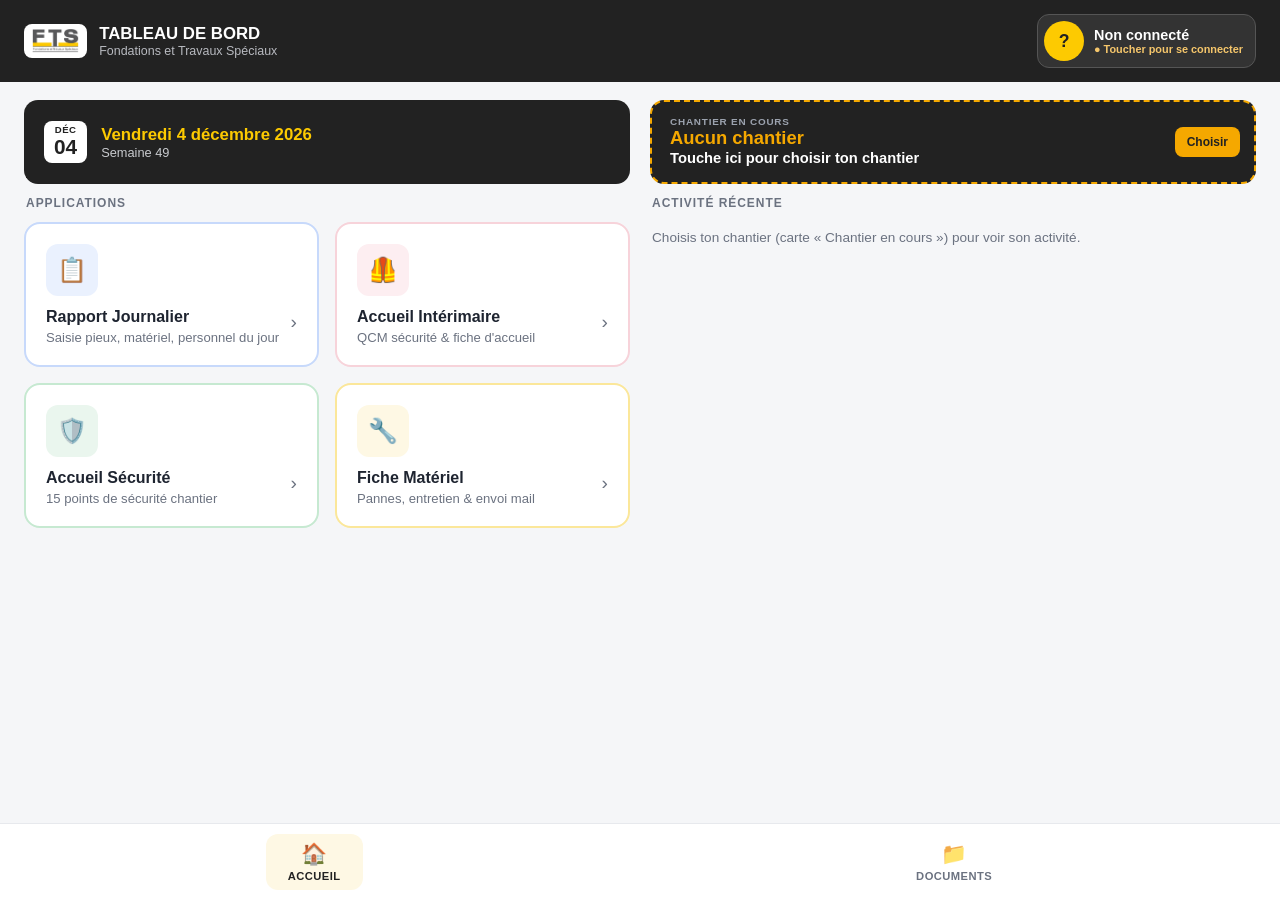
<file: index.html>
<!DOCTYPE html>
<html lang="fr">
<head>
<meta charset="UTF-8">
<meta name="viewport" content="width=device-width, initial-scale=1.0, maximum-scale=1.0">
<meta name="mobile-web-app-capable" content="yes">
<meta name="theme-color" content="#3A3A3A">
<link rel="manifest" href="manifest_dashboard.json">
<link rel="icon" type="image/png" sizes="192x192" href="icon-dashboard-192.png">
<script>
if ("serviceWorker" in navigator) {
  navigator.serviceWorker.register("/sw_dashboard.js").catch(() => {});
}
</script>
<title>Tableau de bord</title>
<link rel="stylesheet" href="css/dashboard.css">
<script src="https://accounts.google.com/gsi/client" async defer></script>
</head>
<body>

<div class="app-shell active" id="appShell">

  <!-- Barre du haut : logo, pastille hors ligne, bouton compte -->
  <header class="app-topbar">
    <a href="/index.html" class="app-topbar-brand" style="text-decoration:none;color:inherit;cursor:pointer" aria-label="Retour à l'accueil">
      <img src="/assets/logo-fts.png" alt="FTS" class="logo-badge-img">
      <div class="brand-titles">
        <h1>TABLEAU DE BORD</h1>
        <p>Fondations et Travaux Spéciaux</p>
      </div>
    </a>
    <div class="app-topbar-right">
      <span class="ac-horsligne" id="pastilleHorsLigne" hidden>📡 Hors ligne</span>
      <button type="button" class="user-avatar-block ac-user-btn" id="userBtn" aria-label="Mon compte">
        <div class="user-avatar" id="userAvatar">?</div>
        <div style="text-align:left">
          <div class="name" id="userName">Non connecté</div>
          <div class="role" id="userRole"><span class="ac-st off">● Toucher pour se connecter</span></div>
        </div>
      </button>
    </div>
  </header>

  <!-- Vue ACCUEIL -->
  <main class="app-view active" id="view-accueil">
    <div class="ac-top-row">
      <div class="date-banner">
        <div class="date-box">
          <div class="mois" id="dateBoxMois">—</div>
          <div class="jour" id="dateBoxJour">—</div>
        </div>
        <div>
          <div class="date-main" id="dateMain">—</div>
          <div class="date-sub" id="dateSub">—</div>
        </div>
      </div>
      <button type="button" class="ac-chantier-card" id="chantierCard">
        <span class="lbl">Chantier en cours</span>
        <span class="code" id="chantierCode">Aucun chantier</span>
        <span class="nom" id="chantierNom">Touche ici pour choisir ton chantier</span>
        <span class="chg" id="chantierChg">Choisir</span>
      </button>
    </div>

    <div class="ac-boite" id="boiteEnvoi"></div>

    <div class="app-body">
      <div class="app-col-left">
        <div class="activite-title" style="margin-top:0">Applications</div>
        <div class="app-tiles-grid">
          <a class="app-tile accent-blue" href="rapport/">
            <div class="tile-icon icon-blue">📋</div>
            <h3>Rapport Journalier</h3>
            <p>Saisie pieux, matériel, personnel du jour</p>
            <span class="tile-chevron">›</span>
          </a>
          <a class="app-tile accent-pink" href="accueil-interimaire/">
            <div class="tile-icon icon-pink">🦺</div>
            <h3>Accueil Intérimaire</h3>
            <p>QCM sécurité &amp; fiche d'accueil</p>
            <span class="tile-chevron">›</span>
          </a>
          <a class="app-tile accent-green" href="accueil-securite/">
            <div class="tile-icon icon-green">🛡️</div>
            <h3>Accueil Sécurité</h3>
            <p>15 points de sécurité chantier</p>
            <span class="tile-chevron">›</span>
          </a>
          <a class="app-tile accent-yellow" href="materiel/">
            <div class="tile-icon icon-yellow">🔧</div>
            <h3>Fiche Matériel</h3>
            <p>Pannes, entretien &amp; envoi mail</p>
            <span class="tile-chevron">›</span>
          </a>
        </div>
        <!-- Stock de fin de mois (js/stock.js) : affiché seulement autour de la fin du mois -->
        <div id="stockBandeau"></div>
      </div>

      <div class="app-col-right">
        <div id="objectifBloc" hidden></div>
        <div class="activite-title" id="activiteTitre">Activité récente</div>
        <div id="activiteList">
          <div class="activite-empty">Choisis un chantier pour voir son activité.</div>
        </div>
      </div>
    </div>
  </main>

  <!-- Vue DOCUMENTS -->
  <main class="app-view" id="view-documents">
    <div class="dc-wrap">
      <div class="dc" id="dcRoot">
        <nav class="dc-side" id="dcSide"></nav>
        <section class="dc-main">
          <div class="dc-head">
            <div class="dc-head-t">
              <h3 id="dcTitre">Documents</h3>
              <div class="dc-sub" id="dcSub"></div>
            </div>
            <input type="search" class="dc-search" id="dcRecherche" placeholder="🔍 Rechercher dans le chantier…" autocomplete="off">
            <button type="button" class="dc-keep" id="dcGarder" hidden>📥 Tout garder hors ligne</button>
            <button type="button" class="dc-refresh" id="dcActualiser" title="Actualiser">↻</button>
          </div>
          <p class="dc-status" id="dcStatus"></p>
          <div class="dc-grid" id="dcGrid"></div>
        </section>
      </div>
    </div>
  </main>

  <!-- Barre de navigation basse -->
  <nav class="app-tabbar">
    <button class="app-tab active" id="tabAccueil" data-view="view-accueil">
      <span class="tab-icon">🏠</span>ACCUEIL
    </button>
    <button class="app-tab" id="tabDocuments" data-view="view-documents">
      <span class="tab-icon">📁</span>DOCUMENTS
    </button>
  </nav>

</div>

<!-- Fenêtre : choisir mon chantier -->
<div class="pop-ov" id="popChantier" hidden>
  <div class="pop" role="dialog" aria-labelledby="popChantierTitre">
    <div class="pop-h"><span id="popChantierTitre">Choisir mon chantier</span><button type="button" class="pop-x" data-close="popChantier" aria-label="Fermer">✕</button></div>
    <div class="pop-b">
      <input type="search" class="pop-s" id="popChantierRecherche" placeholder="🔍 Rechercher un chantier (code, ville, nom)…" autocomplete="off">
      <div id="popChantierListe"></div>
      <div class="pop-note">Seuls les chantiers qui te sont partagés apparaissent ici. En changeant de chantier, les documents gardés hors ligne de l'ancien chantier sont retirés de la tablette.</div>
    </div>
  </div>
</div>

<!-- Fenêtre : mon compte -->
<div class="pop-ov" id="popCompte" hidden>
  <div class="pop" role="dialog" aria-labelledby="popCompteTitre">
    <div class="pop-h"><span id="popCompteTitre">Mon compte</span><button type="button" class="pop-x" data-close="popCompte" aria-label="Fermer">✕</button></div>
    <div class="pop-b" id="popCompteCorps"></div>
  </div>
</div>

<!-- Visionneuse plein écran (PDF, photos) -->
<div class="vw" id="vw" hidden>
  <div class="vw-h">
    <button type="button" class="vw-b" id="vwRetour">← Retour</button>
    <div class="vw-t"><span id="vwTitre"></span><small id="vwSousTitre"></small></div>
    <div class="vw-r">
      <button type="button" class="vw-b" id="vwTelecharger" title="Télécharger">⬇ <span>Télécharger</span></button>
      <a class="vw-b" id="vwDrive" href="#" target="_blank" rel="noopener" title="Ouvrir dans Drive">↗ <span>Ouvrir dans Drive</span></a>
    </div>
  </div>
  <div class="vw-zone" id="vwZone">
    <div class="vw-inner" id="vwInner"></div>
  </div>
  <div class="vw-hint" id="vwAide" hidden>🤏 Pince pour zoomer · double-tap = zoom rapide</div>
  <div class="vw-off" id="vwOff" hidden>✓ Disponible hors ligne</div>
  <div class="vw-mini" id="vwMini" hidden><canvas id="vwMiniCanvas"></canvas><div class="vw-cad" id="vwCad"></div></div>
  <div class="vw-bar" id="vwBarre" hidden>
    <button type="button" class="vw-z" id="vwMoins" aria-label="Dézoomer">−</button>
    <span class="vw-v" id="vwZoom">100 %</span>
    <button type="button" class="vw-z" id="vwPlus" aria-label="Zoomer">+</button>
    <span class="vw-s"></span>
    <button type="button" class="vw-aj" id="vwAjuster">↔ Ajuster</button>
    <span class="vw-s"></span>
    <span class="vw-p" id="vwPage">Page 1 / 1</span>
  </div>
  <div class="vw-msg" id="vwMessage" hidden></div>
</div>

<div class="ac-toast" id="toast" hidden></div>

<script src="js/auth.js"></script>
<script src="js/drive.js"></script>
<script src="js/sheets.js"></script>
<script src="js/calendar.js"></script>
<script src="js/boite-envoi.js"></script>
<script src="js/notifications.js"></script>
<script src="js/documents.js"></script>
<script src="js/gmail.js"></script>
<script src="js/personnel.js"></script>
<script src="js/stock.js"></script>
<script src="js/dashboard.js"></script>
</body>
</html>
</file>
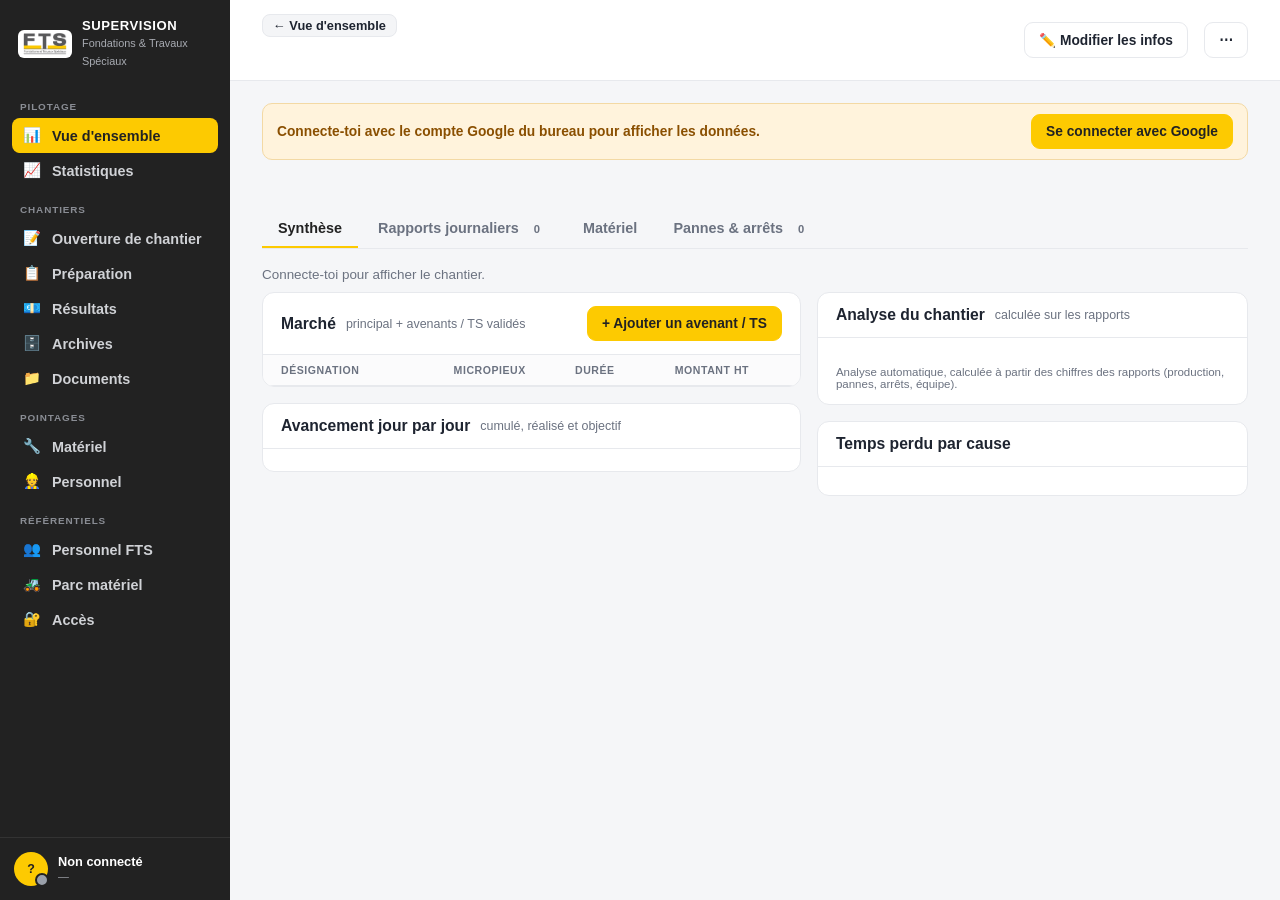
<file: detail-chantier/index.html>
<!DOCTYPE html>
<html lang="fr">
<head>
<meta charset="UTF-8">
<meta name="viewport" content="width=device-width, initial-scale=1.0, viewport-fit=cover">
<meta name="theme-color" content="#3A3A3A">
<link rel="manifest" href="../manifest_conducteur.json">
<link rel="icon" type="image/png" sizes="192x192" href="../icon-dashboard-192.png">
<script>
if ("serviceWorker" in navigator) { navigator.serviceWorker.register("/sw_dashboard.js").catch(() => {}); }
</script>
<title>FTS — Détail chantier</title>
<link rel="stylesheet" href="../css/dashboard.css">
<link rel="stylesheet" href="../css/supervision.css">
<script src="https://accounts.google.com/gsi/client" async defer></script>
<style>
.dc-plus { position: relative; display: inline-block; }
.dc-plus-menu { position: absolute; right: 0; top: calc(100% + 6px); background: #fff; border: 1px solid var(--border); border-radius: 10px; box-shadow: 0 10px 24px rgba(0,0,0,.12); min-width: 220px; padding: 6px; z-index: 40; display: flex; flex-direction: column; }
.dc-plus-menu[hidden] { display: none; }
.dc-plus-menu a { padding: 8px 10px; border-radius: 7px; font-weight: 600; font-size: .86rem; color: var(--text-main); text-decoration: none; white-space: nowrap; }
.dc-plus-menu a:hover { background: var(--bg); }
.srv-band { display: flex; align-items: center; gap: 12px; background: #FFF8EA; border: 1px solid #F1D9A6; border-radius: 10px; padding: 10px 14px; font-size: .84rem; margin-bottom: 14px; }
.srv-band[hidden] { display: none; }
.srv-band .t { flex: 1; min-width: 0; } .srv-band small { display: block; color: var(--text-sub); font-size: .76rem; overflow-wrap: anywhere; }
.dt-meta { display: flex; gap: 8px 26px; flex-wrap: wrap; font-size: 0.84rem; color: var(--text-sub); margin-bottom: 16px; align-items: center; }
.dt-meta b { color: var(--text-main); }
.sv-kpis.dt { --nk: 6; }
.sv-kpi .v small { font-size: 0.85rem; color: var(--text-sub); font-weight: 700; }
.sv-kpi.warn { border-color: #F3D9A4; background: #FFFCF3; }
.sv-kpi.warn .v { color: #A15C00; }
.sv-kpi .bar { height: 6px; background: #EEF0F2; border-radius: 3px; overflow: hidden; margin-top: 6px; }
.sv-kpi .bar div { height: 100%; background: var(--fts-yellow); }
.sv-kpi .bar div.r { background: #C0392B; }
.dt-kpi-body { min-width: 0; flex: 1; }
.dt-grid { display: grid; grid-template-columns: minmax(0, 1.25fr) minmax(0, 1fr); gap: 16px; align-items: start; }
.dt-col { display: flex; flex-direction: column; gap: 16px; min-width: 0; }
.dt-col .sv-card + .sv-card { margin-top: 0; }
.dt-tag { font-size: 0.64rem; font-weight: 800; padding: 2px 7px; border-radius: 5px; background: #FFF3DC; color: #A15C00; margin-right: 6px; white-space: nowrap; }
.dt-tag.base { background: var(--bg); color: var(--text-sub); }
.dt-analyse { padding: 14px 18px; display: flex; flex-direction: column; gap: 11px; }
.dt-pt { display: flex; gap: 10px; font-size: 0.86rem; line-height: 1.45; }
.dt-pt .i { width: 28px; height: 28px; border-radius: 8px; display: grid; place-items: center; flex-shrink: 0; font-size: 0.9rem; }
.dt-pt .i.ok { background: #EAF6EE; } .dt-pt .i.w { background: #FFF3DC; } .dt-pt .i.r { background: #FDECEA; } .dt-pt .i.b { background: #EAF1FE; }
.dt-note { font-size: 0.72rem; color: var(--text-sub); padding: 0 18px 14px; }
.dt-chart { padding: 12px 16px 10px; }
.dt-legend { display: flex; gap: 16px; font-size: 0.74rem; color: var(--text-sub); margin-top: 4px; flex-wrap: wrap; }
.dt-legend i { display: inline-block; width: 14px; height: 3px; border-radius: 2px; margin-right: 5px; vertical-align: middle; }
.dt-loss { padding: 14px 18px; display: flex; flex-direction: column; gap: 10px; }
.dt-lrow { display: grid; grid-template-columns: 170px 1fr 54px; gap: 10px; align-items: center; font-size: 0.84rem; }
.dt-lbar { height: 10px; border-radius: 5px; background: #EEF0F2; overflow: hidden; }
.dt-lbar div { height: 100%; }
.dt-team { display: flex; flex-wrap: wrap; gap: 2px; }
.dt-cal { overflow: hidden; }
#dcCal { overflow-x: auto; } /* seul le tableau défile, pas le titre de la carte */
.dt-cal tr.sep td span { position: sticky; left: 18px; }
.dt-cal table { border-collapse: collapse; width: 100%; }
.dt-cal th, .dt-cal td { padding: 7px 4px; text-align: center; font-size: 0.72rem; border-bottom: 1px solid var(--border); }
.dt-cal th { color: var(--text-sub); font-weight: 700; background: #FBFBFC; white-space: nowrap; }
.dt-cal td:first-child, .dt-cal th:first-child { text-align: left; padding-left: 18px; white-space: nowrap; font-weight: 700; font-size: 0.82rem; position: sticky; left: 0; background: #fff; }
.dt-cal th:first-child { background: #FBFBFC; }
.dt-cal tr:not(.sep) td:last-child, .dt-cal th:last-child { position: sticky; right: 0; background: #fff; box-shadow: inset 1px 0 0 var(--border); padding: 7px 10px; }
.dt-cal th:last-child { background: #FBFBFC; }
.dt-c { width: 24px; height: 20px; border-radius: 5px; display: inline-block; }
.dt-c.TRAVAIL { background: #27AE60; } .dt-c.PANNE { background: #C0392B; } .dt-c.ARRET { background: #F59E0B; } .dt-c.TRANSPORT { background: #4C82F0; } .dt-c.v { background: #F2F3F5; }
.dt-cal tr.sep td { background: var(--anthracite); color: var(--fts-yellow); font-size: 0.62rem; letter-spacing: 0.08em; font-weight: 800; text-align: left; padding: 5px 18px; }
.dt-legende { display: flex; gap: 12px; font-size: 0.74rem; color: var(--text-sub); align-items: center; }
.dt-legende .dt-c { width: 12px; height: 12px; vertical-align: -2px; margin-right: 3px; }
.dt-preview { grid-column: 1 / -1; background: #FFFBEA; border: 1px solid #F5E3A0; border-radius: 9px; padding: 10px 12px; font-size: 0.84rem; }
.sv-mb.trois { grid-template-columns: 1fr 1fr 1fr; }
.dt-techs { display: grid; grid-template-columns: repeat(3, 1fr); gap: 8px; }
.dt-techs label { border: 1.5px solid var(--border); border-radius: 10px; padding: 10px; font-weight: 700; font-size: 0.86rem; cursor: pointer; color: var(--text-sub); display: flex; align-items: center; gap: 8px; }
.dt-techs input { width: 18px; height: 18px; accent-color: var(--anthracite); margin: 0; }
.dt-techs label:has(input:checked) { border-color: var(--anthracite); color: var(--anthracite); background: #FFFBEA; }
.dt-statut-txt { font-size: 0.8rem; color: var(--text-sub); }

@media (max-width: 1250px) { .sv-kpis.dt { grid-template-columns: repeat(3, 1fr); } }
@media (max-width: 1000px) { .dt-grid { grid-template-columns: minmax(0, 1fr); } }
@media (max-width: 760px) {
  .sv-kpis.dt { grid-template-columns: 1fr 1fr; }
  .sv-kpis.dt .sv-kpi:first-child { grid-column: auto; }
  .dt-meta { gap: 6px 14px; font-size: 0.78rem; }
  .sv-tabs { margin: 0 -12px 14px; padding: 0 12px; }
  .sv-tabs button { padding: 10px 12px; font-size: 0.85rem; }
  .sv-ch .sv-btn.pri { width: 100%; }
  .dt-lrow { grid-template-columns: 110px 1fr 44px; font-size: 0.78rem; }
  .dt-marche td .sous-note { display: none; }
  .dt-marche .dt-tag.base { display: none; }
  .sv-mb.trois { grid-template-columns: 1fr 1fr; }
  .dt-techs { grid-template-columns: 1fr; }
  /* Rapports en cartes */
  #tabRapports table, #tabRapports tbody, #tabRapports td { display: block; }
  #tabRapports thead { display: none; }
  #tabRapports tr { display: flex; flex-wrap: wrap; align-items: center; gap: 6px 10px; padding: 12px 14px; border-bottom: 1px solid var(--border); }
  #tabRapports td { border: none; padding: 0 !important; text-align: left !important; }
  #tabRapports td.c-date { flex: 1 0 auto; font-size: 0.95rem; }
  #tabRapports td.c-mpx::after { content: " Mpx"; font-weight: 700; }
  #tabRapports td.c-ml, #tabRapports td.c-h { font-size: 0.78rem; color: var(--text-sub); }
  #tabRapports td.c-moy { display: none; }
  #tabRapports td.c-eq { flex-basis: 100%; order: 2; }
  #tabRapports td.c-ev { flex: 1; order: 3; }
  #tabRapports td.c-act { order: 4; }
  #tabRapports tr.tot td.c-eq { flex-basis: auto; order: 0; }
  /* Version allégée : fiche en lecture seule */
  #dcTabs, #tabRapports, #tabMateriel, #tabPannes, .dt-marche, #ajoutAvenantBtn, #chartCard, #lossCard { display: none !important; }
  #tabSynthese { display: block !important; }
  .sv-kpis.dt .sv-kpi:nth-child(4), .sv-kpis.dt .sv-kpi:nth-child(5) { display: none; }
}
.dt-mk { display: flex; justify-content: space-around; padding: 12px 8px; text-align: center; }
.dt-mk div { font-size: 0.7rem; color: var(--text-sub); font-weight: 700; text-transform: uppercase; letter-spacing: 0.04em; }
.dt-mk b { display: block; font-size: 1.1rem; color: var(--text-main); letter-spacing: 0; margin-top: 2px; }
.dt-mk-note { font-size: 0.72rem; color: var(--text-sub); padding: 0 14px 12px; text-align: center; }
.dt-rj { padding: 11px 14px; border-bottom: 1px solid var(--border); }
.dt-rj:last-child { border-bottom: none; }
.dt-rj .h { display: flex; align-items: center; gap: 10px; }
.dt-rj .h b { flex: 1; font-size: 0.92rem; } .dt-rj .h span { font-size: 0.8rem; color: var(--text-sub); }
.dt-more { display: block; text-align: center; padding: 12px; font-size: 0.82rem; color: var(--text-sub); font-weight: 700; }
</style>
</head>
<body>

<div id="svPage">
  <div class="dt-meta" id="dcMeta"></div>
  <div class="srv-band" id="srvBand" hidden></div>
  <div class="sv-kpis dt" id="dcKpis"></div>

  <div class="sv-tabs" id="dcTabs">
    <button type="button" class="on" data-t="Synthese">Synthèse</button>
    <button type="button" data-t="Rapports">Rapports journaliers <span class="n" id="nRapports">0</span></button>
    <button type="button" data-t="Materiel">Matériel</button>
    <button type="button" data-t="Pannes">Pannes &amp; arrêts <span class="n" id="nPannes">0</span></button>
  </div>
  <p class="sv-status" id="dcStatus">Chargement…</p>

  <div class="sv-tab on" id="tabSynthese">
    <div class="dt-grid">
      <div class="dt-col">
        <section class="sv-card">
          <div class="sv-ch"><h2>Marché</h2><span class="s">principal + avenants / TS validés</span><span class="sv-sp"></span><button type="button" class="sv-btn pri" id="ajoutAvenantBtn">+ Ajouter un avenant / TS</button></div>
          <div class="tel-only" id="marcheResume"></div>
          <table class="sv-tbl dt-marche"><thead><tr><th>Désignation</th><th class="r" id="thUnite">Micropieux</th><th class="r">Durée</th><th class="r">Montant HT</th><th></th></tr></thead><tbody id="marcheBody"></tbody></table>
        </section>
        <section class="sv-card" id="chartCard">
          <div class="sv-ch"><h2>Avancement jour par jour</h2><span class="s" id="chartSub">cumulé, réalisé et objectif</span></div>
          <div class="dt-chart" id="dcChart"></div>
        </section>
      </div>
      <div class="dt-col">
        <section class="sv-card">
          <div class="sv-ch"><h2>Analyse du chantier</h2><span class="s">calculée sur les rapports</span></div>
          <div class="dt-analyse" id="dcAnalyse"></div>
          <div class="dt-note">Analyse automatique, calculée à partir des chiffres des rapports (production, pannes, arrêts, équipe).</div>
        </section>
        <section class="sv-card tel-only" id="telRapports">
          <div class="sv-ch"><h2>Derniers rapports</h2></div>
          <div id="telRapportsBody"></div>
        </section>
        <section class="sv-card" id="lossCard">
          <div class="sv-ch"><h2>Temps perdu par cause</h2><span class="s" id="lossSub"></span></div>
          <div class="dt-loss" id="dcLoss"></div>
        </section>
      </div>
    </div>
  </div>

  <div class="sv-tab" id="tabRapports">
    <section class="sv-card">
      <div class="sv-ch"><h2>Rapports journaliers</h2><span class="s">du plus récent au plus ancien</span></div>
      <table class="sv-tbl"><thead><tr><th>Date</th><th>Équipe</th><th class="r" id="thUnite2">Mpx</th><th class="r">Longueur</th><th class="r">Moy. / pieu</th><th class="r">Heures</th><th>Pannes / arrêts</th><th class="r">Rapport</th></tr></thead><tbody id="rapportsBody"></tbody></table>
    </section>
  </div>

  <div class="sv-tab" id="tabMateriel">
    <section class="sv-card">
      <div class="sv-ch"><h2>Jours par machine</h2><span class="s">depuis le début du chantier</span></div>
      <table class="sv-tbl"><thead><tr><th>Machine</th><th class="r">Travail</th><th class="r">Panne</th><th class="r">Arrêt</th><th class="r">Transport</th><th class="r">Total</th><th class="r" style="width:210px">Répartition</th></tr></thead><tbody id="recapMatBody"></tbody></table>
    </section>
    <section class="sv-card dt-cal">
      <div class="sv-ch"><h2>Calendrier matériel</h2><span class="s">statut de chaque machine, jour par jour</span><span class="sv-sp"></span>
        <span class="dt-legende"><span><span class="dt-c TRAVAIL"></span>Travail</span><span><span class="dt-c PANNE"></span>Panne</span><span><span class="dt-c ARRET"></span>Arrêt</span><span><span class="dt-c TRANSPORT"></span>Transport</span></span></div>
      <div id="dcCal"></div>
    </section>
  </div>

  <div class="sv-tab" id="tabPannes">
    <section class="sv-card">
      <div class="sv-ch"><h2>Pannes &amp; arrêts</h2><span class="s">saisis par le chef dans le rapport journalier</span></div>
      <table class="sv-tbl"><thead><tr><th>Date</th><th>Type</th><th>Machine / motif</th><th class="r">Durée</th><th>Observation du chef</th></tr></thead><tbody id="pannesBody"></tbody></table>
    </section>
  </div>
</div>

<script src="../js/auth.js"></script>
<script src="../js/drive.js"></script>
<script src="../js/sheets.js"></script>
<script src="../js/parc-materiel.js"></script>
<script src="../js/personnel.js"></script>
<script src="../js/ateliers.js"></script>
<script src="../js/modules.js"></script>
<script src="../js/serveur-fts.js"></script>
<script src="../js/supervision-shell.js"></script>
<script>
document.addEventListener("DOMContentLoaded", () => {
  const params = new URLSearchParams(window.location.search);
  const chantierId = params.get("id");
  const chantierName = params.get("name") || "";
  const spaceIdx = chantierName.search(/\s/);
  const code = spaceIdx > 0 ? chantierName.slice(0, spaceIdx) : chantierName;
  const nom = spaceIdx > 0 ? chantierName.slice(spaceIdx + 1) : chantierName;
  document.title = `FTS — ${chantierName || "Détail chantier"}`;

  const $ = (id) => document.getElementById(id);
  const esc = (s) => FTSShell.esc(s);
  const nb = (v) => parseFloat(String(v == null ? "" : v).replace(",", ".")) || 0;
  const fmt = (n, d = 0) => Number(n).toLocaleString("fr-FR", { minimumFractionDigits: d, maximumFractionDigits: d });
  const euros = (n) => fmt(n, 0) + " €";
  const parseFR = (s) => { const [j, m, a] = String(s || "").split("/"); return j && m && a ? new Date(+a, +m - 1, +j) : null; };
  const jourCourt = (d) => d.toLocaleDateString("fr-FR", { weekday: "short" }).replace(".", "") + ". " + String(d.getDate()).padStart(2, "0") + "/" + String(d.getMonth() + 1).padStart(2, "0");
  const cleNom = (s) => (window.FTSPersonnel ? FTSPersonnel.cle(s) : String(s || "").toUpperCase());

  let donnees = null; // { meta, suivi }
  let chargementEnCours = null;

  FTSShell.monter({
    actif: "se-view-overview",
    crumb: `<a href="../supervision-encadrement/index.html">← Vue d'ensemble</a>`,
    voyantServeur: false, // le serveur n'apparaît que dans le bandeau « à déposer »
    titre: `<span class="code">${esc(code)}</span>${esc(nom)}<span id="titreBadges"></span>`,
    titreMobile: esc(nom),
    sousTitreMobile: `<span id="mSous">${esc(code)}</span>`,
    retour: "../supervision-encadrement/index.html",
    actions: `<button type="button" class="sv-btn" id="modifierInfosBtn">✏️ Modifier les infos</button>
      <span id="statutActions"></span>
      <span class="dc-plus"><button type="button" class="sv-btn" id="plusBtn" aria-label="Autres actions" aria-expanded="false">⋯</button>
        <span class="dc-plus-menu" id="plusMenu" hidden>
          <a href="../preparation/index.html?id=${encodeURIComponent(chantierId || "")}&name=${encodeURIComponent(chantierName)}">📋 Fiche de préparation</a>
          <a id="driveBtn" href="https://drive.google.com/drive/folders/${encodeURIComponent(chantierId || "")}" target="_blank" rel="noopener">📁 Dossier Drive</a>
        </span></span>`,
    menuMobile: [
      { label: "📁 Ouvrir le dossier Drive", action: () => window.open(`https://drive.google.com/drive/folders/${encodeURIComponent(chantierId || "")}`, "_blank") },
      { label: "📋 Fiche de préparation", action: () => { window.location.href = `../preparation/index.html?id=${encodeURIComponent(chantierId || "")}&name=${encodeURIComponent(chantierName)}`; } },
      { label: "🔄 Actualiser", action: () => charger() },
    ],
    onSession: (c) => { if (c) charger(); else if (!donnees) $("dcStatus").textContent = "Connecte-toi pour afficher le chantier."; },
  });

  // Menu « ⋯ » : Fiche de préparation, Dossier Drive
  (() => {
    const b = $("plusBtn"), mn = $("plusMenu");
    if (!b || !mn) return;
    const fermer = () => { mn.hidden = true; b.setAttribute("aria-expanded", "false"); };
    b.addEventListener("click", (e) => { e.stopPropagation(); mn.hidden = !mn.hidden; b.setAttribute("aria-expanded", String(!mn.hidden)); });
    document.addEventListener("click", (e) => { if (!mn.contains(e.target)) fermer(); });
    document.addEventListener("keydown", (e) => { if (e.key === "Escape") fermer(); });
  })();

  // ─── Chargement ────────────────────────────────────────────────
  async function charger() {
    if (!chantierId) { $("dcStatus").textContent = "Chantier introuvable (lien invalide)."; return; }
    if (!window.FTSAuth || !FTSAuth.isSignedIn()) return;
    if (chargementEnCours) return chargementEnCours;
    $("dcStatus").textContent = donnees ? "Actualisation…" : "Chargement…";
    $("dcStatus").classList.remove("err");
    chargementEnCours = (async () => {
      try {
        // Parc et Personnel ne bloquent pas l'affichage : on ré-affiche
        // simplement quand ils arrivent (noms des machines, types).
        const refs = Promise.all([
          window.FTSParc ? FTSParc.charger({ rapide: true }).catch(() => {}) : null,
          window.FTSPersonnel ? FTSPersonnel.charger({ rapide: true }).catch(() => {}) : null,
        ]);
        const [meta, suivi] = await Promise.all([
          FTSDrive.getMetadonneesChantier(chantierId),
          FTSSheets.lireSuiviDetail(chantierId, chantierName),
        ]);
        donnees = { meta, suivi, complet: true };
        afficherTout();
        $("dcStatus").textContent = "";
        majCacheSupervision(meta, suivi);
        refs.then((r) => { if (r.some((x) => x !== null) && donnees) afficherTout(); }).catch(() => {});
      } catch (err) {
        console.error("Détail chantier :", err);
        $("dcStatus").textContent = `Erreur : ${err.message}`;
        $("dcStatus").classList.add("err");
      } finally {
        chargementEnCours = null;
      }
    })();
    return chargementEnCours;
  }

  // ─── Cache partagé avec la Vue d'ensemble ───────────────────────
  // Affichage immédiat à partir des chiffres déjà lus par la Vue
  // d'ensemble (sans pannes/arrêts, complétés ensuite en arrière-plan),
  // et mise à jour de ce chantier dans ce cache après lecture.
  const CLE_CACHE_SUP = "fts_supervision_cache_v1";
  function lireCacheSupervision() {
    try { const d = JSON.parse(localStorage.getItem(CLE_CACHE_SUP)); return d && Array.isArray(d.chantiers) ? d : null; } catch (e) { return null; }
  }
  function donneesDepuisCache() {
    const d = lireCacheSupervision();
    if (!d) return null;
    const ch = d.chantiers.find((x) => x.id === chantierId);
    const su = (d.suivis || []).find((x) => x && x.id === chantierId);
    if (!ch || !su) return null;
    return {
      meta: ch.meta || {},
      suivi: { spreadsheetId: su.spreadsheetId || null, materiel: su.materiel || [], production: su.production || [], personnel: su.personnel || [], pannes: [], arrets: [] },
      complet: false,
    };
  }
  function majCacheSupervision(meta, suivi) {
    const d = lireCacheSupervision();
    if (!d) return;
    const ch = d.chantiers.find((x) => x.id === chantierId);
    const i = (d.suivis || []).findIndex((x) => x && x.id === chantierId);
    if (!ch || i < 0) return;
    ch.meta = meta;
    d.suivis[i] = { ...d.suivis[i], spreadsheetId: suivi.spreadsheetId, materiel: suivi.materiel, production: suivi.production, personnel: suivi.personnel };
    try { localStorage.setItem(CLE_CACHE_SUP, JSON.stringify(d)); } catch (e) {}
  }

  // ─── Calculs ───────────────────────────────────────────────────
  function calculer() {
    const { meta, suivi } = donnees;
    const tech = FTSDrive.techniquesChantier(meta);
    const aMpx = tech.includes("Micropieux") || tech.includes("Battage");
    const unite = aMpx ? "Mpx" : "Pieux";
    const prod = suivi.production.filter((r) => parseFR(r[0]));
    const dates = [...new Set(prod.map((r) => r[0]))].sort((a, b) => parseFR(a) - parseFR(b));
    const jours = dates.length;
    const realise = prod.reduce((s, r) => s + nb(r[1]), 0);
    const ml = prod.reduce((s, r) => s + nb(r[2]), 0);

    let prevuPrincipal;
    if (aMpx) {
      prevuPrincipal = (tech.includes("Micropieux") ? Number(meta.micropieuxPrevus) || 0 : 0)
        + (tech.includes("Battage") ? Number(meta.battagePrevus || (!tech.includes("Micropieux") ? meta.micropieuxPrevus : 0)) || 0 : 0);
    } else {
      prevuPrincipal = Number(meta.pieuxPrevus || meta.micropieuxPrevus) || 0;
    }
    const avenants = Array.isArray(meta.avenants) ? meta.avenants : [];
    const totalPrevu = prevuPrincipal + avenants.reduce((s, a) => s + (Number(a.mpx) || 0), 0);
    const dureePrincipale = Number(meta.dureeChantier) || 0;
    const totalJours = dureePrincipale + avenants.reduce((s, a) => s + (Number(a.jours) || 0), 0);
    const montantPrincipal = Number(meta.montantVendu) || 0;
    const totalMontant = montantPrincipal + avenants.reduce((s, a) => s + (Number(a.montant) || 0), 0);

    const heures = suivi.personnel.reduce((s, r) => s + nb(r[4]), 0);
    const heuresInterim = suivi.personnel.filter((r) => r[2] === "Intérim").reduce((s, r) => s + nb(r[4]), 0);
    const hPannes = suivi.pannes.reduce((s, r) => s + nb(r[2]), 0);
    const hArrets = suivi.arrets.reduce((s, r) => s + nb(r[2]), 0);

    // Cumul jour par jour (plusieurs ateliers le même jour = un seul jour)
    const parDate = {};
    prod.forEach((r) => { parDate[r[0]] = (parDate[r[0]] || 0) + nb(r[1]); });
    let cumul = 0;
    const serie = dates.map((d) => (cumul += parDate[d]));

    const dernier = dates.length ? parseFR(dates[dates.length - 1]) : null;
    const premier = dates.length ? parseFR(dates[0]) : null;
    let chefDernier = "";
    prod.forEach((r) => { if (r[0] === dates[dates.length - 1] && r[4]) chefDernier = r[4]; });

    return { meta, suivi, tech, aMpx, unite, prod, dates, jours, realise, ml, prevuPrincipal, avenants, totalPrevu,
      dureePrincipale, totalJours, montantPrincipal, totalMontant, heures, heuresInterim, hPannes, hArrets, serie,
      dernier, premier, chefDernier };
  }

  // ─── Affichage ─────────────────────────────────────────────────
  function afficherTout() {
    const c = calculer();
    afficherEntete(c);
    afficherKpis(c);
    afficherMarche(c);
    afficherGraphique(c);
    afficherAnalyse(c);
    afficherTempsPerdu(c);
    afficherRapports(c);
    afficherMateriel(c);
    afficherPannes(c);
    afficherTelephone(c);
  }

  // ─── Téléphone : marché résumé + 5 derniers rapports (lecture seule) ─
  function afficherTelephone(c) {
    const nbAv = c.avenants.length;
    const avM = c.avenants.reduce((s, a) => s + (Number(a.mpx) || 0), 0), avJ = c.avenants.reduce((s, a) => s + (Number(a.jours) || 0), 0), avE = c.avenants.reduce((s, a) => s + (Number(a.montant) || 0), 0);
    $("marcheResume").innerHTML = `<div class="dt-mk"><div>${c.aMpx ? "Micropieux" : "Pieux"}<b>${c.totalPrevu ? fmt(c.totalPrevu) : "—"}</b></div><div>Durée<b>${c.totalJours ? c.totalJours + " j" : "—"}</b></div><div>Montant HT<b>${c.totalMontant ? euros(c.totalMontant) : "—"}</b></div></div>`
      + (nbAv ? `<div class="dt-mk-note">dont ${nbAv} avenant${nbAv > 1 ? "s" : ""} / TS validé${nbAv > 1 ? "s" : ""} (${avM ? "+" + fmt(avM) + " " + c.unite + " · " : ""}${avJ ? "+" + avJ + " j · " : ""}+${euros(avE)})</div>` : "");
    const memeAtelier = (a, b) => !a || !b || cleNom(a) === cleNom(b);
    const lignes = [...c.prod].sort((a, b) => parseFR(b[0]) - parseFR(a[0]));
    $("telRapportsBody").innerHTML = lignes.length ? lignes.slice(0, 5).map((r) => {
      const [date, nbP, lg, , chef, atelier] = r;
      const kChef = cleNom(chef);
      const pers = c.suivi.personnel.filter((p) => p[0] === date && memeAtelier(p[5], atelier))
        .sort((a, b) => (cleNom(b[1]) === kChef) - (cleNom(a[1]) === kChef) || (a[2] === "Intérim") - (b[2] === "Intérim"));
      const equipe = pers.map((p) => {
        if (cleNom(p[1]) === kChef) return `<span class="sv-p chef">${esc(p[1])}</span>`;
        if (p[2] === "Intérim") return `<span class="sv-p int">${esc(p[1])} · intérim</span>`;
        const f = window.FTSPersonnel && FTSPersonnel.parNom(p[1]);
        return `<span class="sv-p">${esc(p[1])}${f && f.poste && f.poste !== "CHEF DE CHANTIER" ? " · " + esc(f.poste.toLowerCase()) : ""}</span>`;
      }).join("") || (chef ? `<span class="sv-p chef">${esc(chef)}</span>` : "");
      const evts = [...c.suivi.pannes.filter((p) => p[0] === date && memeAtelier(p[4], atelier)).map((p) => `<span class="sv-evt pa">Panne ${esc(p[1] || "")} · ${fmt(nb(p[2]), 1)} h</span>`),
        ...c.suivi.arrets.filter((p) => p[0] === date && memeAtelier(p[4], atelier)).map((p) => `<span class="sv-evt ar">${esc(p[1] || "Arrêt")} · ${fmt(nb(p[2]), 1)} h</span>`)].join("");
      return `<div class="dt-rj"><div class="h"><b>${jourCourt(parseFR(date))}</b><strong>${fmt(nb(nbP))} ${c.unite}</strong><span>${fmt(nb(lg), 1)} m</span><button type="button" class="sv-ib" data-act="pdf" data-date="${esc(date)}" data-atelier="${esc(atelier || "")}" title="Ouvrir le PDF">📄</button></div>
        ${equipe ? `<div class="dt-team" style="margin-top:6px">${equipe}</div>` : ""}${evts ? `<div style="margin-top:6px">${evts}</div>` : ""}</div>`;
    }).join("") + (lignes.length > 5 ? `<span class="dt-more">+ ${lignes.length - 5} rapport${lignes.length - 5 > 1 ? "s" : ""} plus ancien${lignes.length - 5 > 1 ? "s" : ""} · détail complet sur ordinateur</span>` : "")
      : `<div style="padding:18px 14px;color:var(--text-sub);font-size:.86rem">Aucun rapport journalier pour l'instant.</div>`;
  }

  function badgesTech(tech) {
    return tech.map((t) => `<span class="sv-badge sv-b-${esc(t)}">${esc(t)}</span>`).join(" ");
  }

  function afficherEntete(c) {
    const m = c.meta;
    const statut = m.archive ? `<span class="sv-st"><i></i>Archivé${m.dateArchivage ? " le " + esc(m.dateArchivage) : ""}</span>`
      : m.statutChantier === "Termine" ? `<span class="sv-st"><i></i>Terminé${m.dateFinChantier ? " le " + esc(m.dateFinChantier) : ""}</span>`
      : `<span class="sv-st TRAVAIL"><i></i>En cours</span>`;
    $("titreBadges").innerHTML = " " + badgesTech(c.tech) + " " + statut;
    $("mSous").textContent = `${code} · ${c.tech.join(" + ")} · ${m.archive ? "Archivé" : m.statutChantier === "Termine" ? "Terminé" : "En cours"}`;

    const derniereMachine = FTSSheets.calculerResume(c.suivi.materiel, c.suivi.production).derniereMachine;
    const ecart = c.dernier ? Math.round((new Date().setHours(0, 0, 0, 0) - c.dernier.getTime()) / 86400000) : null;
    const rel = ecart === null ? "" : ecart <= 0 ? "aujourd'hui" : ecart === 1 ? "hier" : `il y a ${ecart} j`;
    const lieu = m.adresse || m.gps || "";
    $("dcMeta").innerHTML = [
      lieu ? `<span>📍 <b>${esc(lieu)}</b></span>` : `<span>📍 <i>adresse non renseignée</i></span>`,
      c.chefDernier ? `<span>👷 Chef : <b>${esc(c.chefDernier)}</b></span>` : "",
      c.premier ? `<span>🗓️ Démarrage : <b>${c.premier.toLocaleDateString("fr-FR")}</b> · dernier rapport <b>${rel}</b></span>` : `<span>🗓️ Aucun rapport pour l'instant</span>`,
      derniereMachine ? `<span>🔩 Foreuse : <b>${esc(derniereMachine.nom)}</b> <span class="sv-st ${esc((derniereMachine.statut || "").toUpperCase())}"><i></i>${esc(derniereMachine.statut || "")}</span></span>` : "",
    ].filter(Boolean).join("");

    // Boutons de statut (barre du haut)
    const z = $("statutActions");
    if (m.archive) z.innerHTML = `<button type="button" class="sv-btn" id="desarchiverBtn">Désarchiver</button>`;
    else if (m.statutChantier === "Termine") z.innerHTML = `<button type="button" class="sv-btn" id="rouvrirBtn">Rouvrir</button> <button type="button" class="sv-btn" id="archiverBtn">🗄️ Archiver le dossier</button>`;
    else z.innerHTML = `<button type="button" class="sv-btn" id="terminerBtn" style="color:#C0392B;border-color:#F2C4BE">Marquer terminé</button>`;
    brancherStatut();
    afficherAttenteServeur(m);
  }

  // ─── Documents en attente de dépôt sur le serveur FTS ──────────
  function afficherAttenteServeur(m) {
    const z = $("srvBand");
    const liste = Array.isArray(m.serveurAttente) ? m.serveurAttente : [];
    const creation = m.serveurCreation || null; // dossier chantier à créer sur le serveur (Ouverture, 24/11/2026)
    z.hidden = (!liste.length && !creation) || !(typeof FTSServeur !== "undefined");
    if (z.hidden) return;
    const dates = (x) => { const d = new Date(x.le); return isNaN(d) ? "" : d.toLocaleDateString("fr-FR", { day: "2-digit", month: "2-digit" }); };
    const parDossier = {};
    liste.forEach((x) => { const k = x.chemin[0] === "@devis" ? "1 - Marché › 1.3 Devis marché" : x.chemin.join(" › ") || "dossier du chantier"; (parDossier[k] = parDossier[k] || []).push(x); });
    const pc = FTSServeur.disponible() && !window.matchMedia("(max-width: 820px)").matches;
    const zoneLib = creation && creation.zone === "76" ? "7-6 - CHANTIERS PIEUX › 01-Chantiers en cours" : "7-1 - CHANTIERS EN COURS";
    const titre = creation ? `<b>Dossier chantier à créer sur le serveur FTS</b><small>${esc(zoneLib)} › ${esc(creation.nom)} · copie de la trame${liste.length ? `, puis ${liste.length} document${liste.length > 1 ? "s" : ""} déposé${liste.length > 1 ? "s" : ""} :` : ""}</small>`
      : `<b>${liste.length} document${liste.length > 1 ? "s" : ""} à déposer sur le serveur FTS</b>`;
    z.innerHTML = `<span>🗄️</span><div class="t">${titre}
      ${Object.entries(parDossier).map(([k, l]) => `<small>${esc(k)} : ${l.map((x) => `${esc(x.nom)}${dates(x) ? " (" + dates(x) + ")" : ""}`).join(", ")}</small>`).join("")}
      ${pc ? "" : `<small>À faire depuis Chrome ou Edge sur un PC du bureau.</small>`}</div>
      ${pc ? `<button type="button" class="sv-btn pri" id="srvDeposerBtn">${creation ? "Créer maintenant" : "Déposer maintenant"}</button>` : ""}`;
    const b = $("srvDeposerBtn");
    if (b) b.addEventListener("click", async () => {
      b.disabled = true; b.textContent = "Dépôt…";
      try {
        // Serveur pas (ou mal) relié sur ce PC : on le relie d'abord, ici (plus de voyant en haut de cette page)
        const st = await FTSServeur.etat();
        if (st === "non-relie" || st === "mal-relie") {
          const l = await FTSServeur.relierGuide();
          if (!l.ok) { if (l.avert) FTSShell.toast("⚠️ " + l.avert, 7000); return; }
        }
        let r;
        if (creation) {
          // Création depuis la trame (ou dossier déjà créé à la main entre-temps : retrouvé tel quel)
          if (!(await FTSServeur.autoriser())) { FTSShell.toast("⚠️ Autorisation du serveur non donnée.", 6000); return; }
          const c = await FTSServeur.creerDossierChantier({ code, nomDossier: creation.nom, zone: creation.zone });
          const m2 = await FTSDrive.getMetadonneesChantier(chantierId); delete m2.serveurCreation;
          await FTSDrive.setMetadonneesChantier(chantierId, m2); delete m.serveurCreation;
          FTSShell.toast(c.existait ? `✅ Dossier serveur déjà présent : ${c.nom}` : `✅ Dossier serveur créé : ${c.chemin}`, 6000);
          r = { ok: true, dossier: c.dossier };
          if (!liste.length) return;
        } else {
          r = await FTSServeur.dossierChantier(code);
          if (!r.ok) { FTSShell.toast("⚠️ " + r.message, 6000); return; }
        }
        const res = await FTSServeur.traiterAttente(chantierId, r.dossier);
        FTSShell.toast(res.erreurs.length
          ? `⚠️ ${res.deposes} déposé(s), ${res.erreurs.length} en échec : ${res.erreurs[0].erreur}`
          : `✅ ${res.deposes} document(s) déposé(s) sur le serveur${res.deja ? ` · ${res.deja} déjà présent(s)` : ""}`, 6000);
        m.serveurAttente = await FTSServeur.lireAttente(chantierId);
      } catch (e) { FTSShell.toast("⚠️ " + e.message, 6000); }
      finally { afficherAttenteServeur(m); }
    });
  }

  function kpi(label, valeur, sous, barre, classe) {
    return `<div class="sv-kpi ${classe || ""}"><div class="dt-kpi-body"><div class="l">${label}</div><div class="v">${valeur}</div>${barre || ""}<div class="s">${sous || "&nbsp;"}</div></div></div>`;
  }
  const barre = (pct, rouge) => `<div class="bar"><div class="${rouge ? "r" : ""}" style="width:${Math.max(0, Math.min(100, pct))}%"></div></div>`;

  function afficherKpis(c) {
    const pct = c.totalPrevu ? Math.round(c.realise / c.totalPrevu * 100) : null;
    const nbAvMpx = c.avenants.reduce((s, a) => s + (Number(a.mpx) || 0), 0);
    const nbAvJ = c.avenants.reduce((s, a) => s + (Number(a.jours) || 0), 0);
    const retard = c.totalJours && c.jours > c.totalJours;
    const cadence = c.jours ? c.realise / c.jours : 0;
    const objectif = c.totalPrevu && c.totalJours ? c.totalPrevu / c.totalJours : 0;
    $("dcKpis").innerHTML = [
      kpi(`Avancement ${c.unite}`, `${fmt(c.realise)}${c.totalPrevu ? ` <small>/ ${fmt(c.totalPrevu)}</small>` : ""}`,
        c.totalPrevu ? `${pct} %${nbAvMpx ? ` · dont ${nbAvMpx} en avenant` : ""}` : "nombre prévu non renseigné", c.totalPrevu ? barre(pct) : ""),
      kpi("Délai", `${c.jours}${c.totalJours ? ` <small>/ ${c.totalJours} j</small>` : " <small>j</small>"}`,
        c.totalJours ? (retard ? `+${c.jours - c.totalJours} j de dépassement` : `${c.dureePrincipale} j marché${nbAvJ ? ` + ${nbAvJ} j avenant` : ""}`) : "durée non renseignée",
        c.totalJours ? barre(c.jours / c.totalJours * 100, retard) : "", retard ? "alert" : ""),
      kpi("Cadence moyenne", `${fmt(cadence, 1)} <small>${c.unite}/j</small>`, objectif ? `objectif : ${fmt(objectif, 1)} ${c.unite}/j` : ""),
      kpi("Mètres forés", `${fmt(c.ml)} <small>ml</small>`, c.realise ? `${fmt(c.ml / c.realise, 1)} ml par ${c.aMpx ? "Mpx" : "pieu"}` : ""),
      kpi("Heures personnel", `${fmt(c.heures)} <small>h</small>`, c.heuresInterim ? `dont ${fmt(c.heuresInterim)} h intérim` : ""),
      donnees.complet === false ? kpi("Temps perdu", `… <small>h</small>`, "pannes et arrêts en cours de lecture") :
      kpi("Temps perdu", `${fmt(c.hPannes + c.hArrets, 1)} <small>h</small>`, `pannes ${fmt(c.hPannes, 1)} h · arrêts ${fmt(c.hArrets, 1)} h`, "", (c.hPannes + c.hArrets) > 0 ? "warn" : ""),
    ].join("");
    $("thUnite").textContent = c.aMpx ? "Micropieux" : "Pieux";
    $("thUnite2").textContent = c.unite;
  }

  function afficherMarche(c) {
    const lignes = [`<tr><td><span class="dt-tag base">MARCHÉ</span>Marché principal</td>
      <td class="r">${c.prevuPrincipal ? fmt(c.prevuPrincipal) : "—"}</td><td class="r">${c.dureePrincipale ? c.dureePrincipale + " j" : "—"}</td>
      <td class="r">${c.montantPrincipal ? euros(c.montantPrincipal) : "—"}</td><td class="r"><button type="button" class="sv-ib" data-act="infos" title="Modifier le marché">✏️</button></td></tr>`];
    c.avenants.forEach((a, i) => {
      lignes.push(`<tr><td><span class="dt-tag">TS ${i + 1}</span>${esc(a.designation || "Avenant")} <span class="sous-note" style="color:var(--text-sub);font-size:.76rem">· validé le ${esc(a.date || "")}${a.ref ? " · " + esc(a.ref) : ""}</span></td>
        <td class="r">${a.mpx ? "+" + fmt(a.mpx) : "—"}</td><td class="r">${a.jours ? "+" + a.jours + " j" : "—"}</td><td class="r">${a.montant ? "+" + euros(a.montant) : "—"}</td>
        <td class="r" style="white-space:nowrap"><button type="button" class="sv-ib" data-act="edit-av" data-i="${i}" title="Modifier">✏️</button><button type="button" class="sv-ib" data-act="del-av" data-i="${i}" title="Supprimer">🗑️</button></td></tr>`);
    });
    lignes.push(`<tr class="tot"><td>Total chantier</td><td class="r">${c.totalPrevu ? fmt(c.totalPrevu) : "—"}</td><td class="r">${c.totalJours ? c.totalJours + " j" : "—"}</td><td class="r">${c.totalMontant ? euros(c.totalMontant) : "—"}</td><td></td></tr>`);
    $("marcheBody").innerHTML = lignes.join("");
  }

  function afficherGraphique(c) {
    // Y1 laisse 2 lignes d'étiquettes au-dessus du tracé (« fin prévue », « estimée ») : elles ne croisent plus la courbe
    const W = 640, H = 210, X0 = 40, X1 = 625, Y0 = 182, Y1 = 38;
    if (!c.jours) { $("dcChart").innerHTML = `<div class="sv-empty" style="padding:30px 10px">Le graphique apparaîtra après le premier rapport journalier.</div>`; return; }
    const cadence = c.realise / c.jours;
    const reste = Math.max(0, c.totalPrevu - c.realise);
    const joursEstimes = c.totalPrevu && cadence > 0 ? c.jours + Math.ceil(reste / cadence) : c.jours;
    const nJ = Math.max(c.jours, c.totalJours || 0, joursEstimes, 2);
    const vMax = Math.max(c.totalPrevu || 0, c.realise, 1);
    const x = (j) => X0 + (X1 - X0) * (j - 1) / (nJ - 1);
    const y = (v) => Y0 - (Y0 - Y1) * v / vMax;
    const pts = c.serie.map((v, i) => `${x(i + 1).toFixed(1)},${y(v).toFixed(1)}`).join(" ");
    let svg = `<svg viewBox="0 0 ${W} ${H}" width="100%" height="${H}" role="img" aria-label="Avancement cumulé">`;
    [0, 0.5, 1].forEach((f) => { const yy = Y0 - (Y0 - Y1) * f; svg += `<line x1="${X0}" y1="${yy}" x2="${X1}" y2="${yy}" stroke="#EEF0F2"/><text x="${X0 - 6}" y="${yy + 4}" font-size="11" fill="#6B7280" text-anchor="end">${fmt(vMax * f)}</text>`; });
    const pas = Math.max(1, Math.ceil(nJ / 8));
    for (let j = 1; j <= nJ; j += pas) svg += `<text x="${x(j)}" y="${H - 6}" font-size="11" fill="#6B7280" text-anchor="middle">J${j}</text>`;
    if (c.totalPrevu && c.totalJours) {
      svg += `<polyline fill="none" stroke="#C5C9D0" stroke-width="2" stroke-dasharray="5 4" points="${x(1)},${y(c.totalPrevu / c.totalJours)} ${x(c.totalJours)},${y(c.totalPrevu)}"/>`;
      svg += `<line x1="${x(c.totalJours)}" y1="${Y1 - 18}" x2="${x(c.totalJours)}" y2="${Y0}" stroke="#C5C9D0" stroke-dasharray="3 3"/><text x="${x(c.totalJours) - 4}" y="${Y1 - 22}" font-size="11" fill="#6B7280" text-anchor="end">fin prévue J${c.totalJours}</text>`;
    }
    if (c.totalPrevu && reste > 0 && cadence > 0) {
      svg += `<polyline fill="none" stroke="#FDCA01" stroke-width="2" stroke-dasharray="2 4" points="${x(c.jours)},${y(c.realise)} ${x(joursEstimes)},${y(c.totalPrevu)}"/>`;
      if (joursEstimes !== c.totalJours) svg += `<line x1="${x(joursEstimes)}" y1="${Y1 - 4}" x2="${x(joursEstimes)}" y2="${Y0}" stroke="#A15C00" stroke-dasharray="3 3"/><text x="${x(joursEstimes) - 4}" y="${Y1 - 8}" font-size="11" fill="#A15C00" font-weight="700" text-anchor="end">estimée J${joursEstimes}</text>`;
    }
    svg += `<polyline fill="none" stroke="#FDCA01" stroke-width="3" points="${c.jours === 1 ? `${x(1) - 1},${y(c.serie[0])} ` : ""}${pts}"/>`;
    svg += `<circle cx="${x(c.jours)}" cy="${y(c.realise)}" r="5" fill="#FDCA01" stroke="#fff" stroke-width="2"/><text x="${x(c.jours) - 10}" y="${Math.max(Y1 + 4, y(c.realise) - 10)}" font-size="12" font-weight="700" fill="#1F2328" text-anchor="end" stroke="#fff" stroke-width="4" stroke-linejoin="round" paint-order="stroke">${fmt(c.realise)} ${c.unite}</text>`;
    svg += `</svg>`;
    $("dcChart").innerHTML = svg + `<div class="dt-legend"><span><i style="background:#FDCA01"></i>Réalisé</span>${c.totalPrevu && c.totalJours ? `<span><i style="background:#C5C9D0"></i>Objectif (${fmt(c.totalPrevu)} ${c.unite} en ${c.totalJours} j)</span>` : ""}${c.totalPrevu && reste > 0 ? `<span><i style="background:#FDCA01;opacity:.55"></i>Projection au rythme actuel</span>` : ""}</div>`;
    $("chartSub").textContent = `${c.unite} cumulés, réalisé et objectif`;
  }

  function afficherAnalyse(c) {
    const pts = [];
    const pt = (cls, ic, html) => pts.push(`<div class="dt-pt"><span class="i ${cls}">${ic}</span><div>${html}</div></div>`);
    if (!c.jours) {
      $("dcAnalyse").innerHTML = `<div class="dt-pt"><span class="i b">ℹ️</span><div>Pas encore de rapport journalier : l'analyse apparaîtra au premier rapport.</div></div>`;
      return;
    }
    // 1. Rythme et fin estimée
    const cadence = c.realise / c.jours;
    if (c.totalPrevu && c.totalJours) {
      const objectif = c.totalPrevu / c.totalJours;
      const reste = Math.max(0, c.totalPrevu - c.realise);
      if (reste === 0) pt("ok", "✅", `<b>Objectif atteint :</b> ${fmt(c.realise)} ${c.unite} réalisés sur ${fmt(c.totalPrevu)} prévus, en ${c.jours} jour${c.jours > 1 ? "s" : ""}.`);
      else if (cadence <= 0) pt("w", "⏱️", `<b>Aucune production enregistrée</b> sur ${c.jours} jour${c.jours > 1 ? "s" : ""} de rapport.`);
      else {
        const jr = Math.ceil(reste / cadence), fin = c.jours + jr;
        const ecart = fin - c.totalJours;
        const cls = ecart > 0 ? (ecart > 2 ? "r" : "w") : "ok";
        const titre = ecart > 0 ? (cadence < objectif ? "Retard sur l'objectif." : "Délai dépassé.") : "Dans les temps.";
        pt(cls, "⏱️", `<b>${titre}</b> ${fmt(cadence, 1)} ${c.unite}/j au lieu de ${fmt(objectif, 1)}. Au rythme actuel, il reste ${fmt(reste)} ${c.unite}, soit environ <b>${jr} jour${jr > 1 ? "s" : ""}</b> : fin estimée au jour ${fin} sur ${c.totalJours} prévus.`);
      }
    } else {
      pt("b", "⏱️", `<b>Cadence :</b> ${fmt(cadence, 1)} ${c.unite}/j sur ${c.jours} jour${c.jours > 1 ? "s" : ""}. Renseigne le nombre prévu et la durée pour avoir une fin estimée.`);
    }
    // 2. Pannes par machine
    const parMachine = {};
    c.suivi.pannes.forEach((r) => { const k = r[1] || "—"; (parMachine[k] = parMachine[k] || { n: 0, h: 0, dates: [] }); parMachine[k].n++; parMachine[k].h += nb(r[2]); parMachine[k].dates.push(r[0]); });
    const top = Object.entries(parMachine).sort((a, b) => b[1].h - a[1].h)[0];
    const perdu = c.hPannes + c.hArrets;
    if (donnees.complet === false) {
      pt("b", "🔧", `Lecture des pannes et arrêts…`);
    } else if (top) {
      const part = perdu ? Math.round(top[1].h / perdu * 100) : 0;
      pt(top[1].n > 1 ? "r" : "w", "🔧", `<b>${esc(top[0])} : ${top[1].n} panne${top[1].n > 1 ? "s" : ""} en ${c.jours} jours</b> (${fmt(top[1].h, 1)} h au total). C'est ${part} % du temps perdu sur le chantier.`);
    } else {
      pt("ok", "🔧", `<b>Aucune panne</b> déclarée sur ce chantier.`);
    }
    // 3. Arrêts
    if (c.suivi.arrets.length) {
      const parMotif = {};
      c.suivi.arrets.forEach((r) => { const k = r[1] || "Arrêt"; parMotif[k] = (parMotif[k] || 0) + nb(r[2]); });
      const liste = Object.entries(parMotif).sort((a, b) => b[1] - a[1]).slice(0, 3).map(([m, h]) => `${fmt(h, 1)} h ${esc(m.toLowerCase())}`).join(", ");
      pt("b", "⏸️", `<b>Arrêts :</b> ${liste}${Object.keys(parMotif).length > 3 ? "…" : ""}.`);
    }
    // 4. Régularité des longueurs
    const moy = c.prod.filter((r) => nb(r[1]) > 0).map((r) => nb(r[2]) / nb(r[1]));
    if (moy.length >= 2) {
      const m = moy.reduce((a, b) => a + b, 0) / moy.length, mn = Math.min(...moy), mx = Math.max(...moy);
      const regulier = (mx - mn) / m < 0.2;
      pt(regulier ? "ok" : "w", regulier ? "✅" : "📏", `<b>Longueurs ${regulier ? "régulières" : "variables"} :</b> ${fmt(m, 1)} ml par ${c.aMpx ? "Mpx" : "pieu"} en moyenne (de ${fmt(mn, 1)} à ${fmt(mx, 1)} selon les jours).`);
    }
    // 5. Équipe
    const parPers = {};
    c.suivi.personnel.forEach((r) => { if (!r[1]) return; const k = cleNom(r[1]); (parPers[k] = parPers[k] || { nom: r[1], type: r[2], dates: new Set() }).dates.add(r[0]); });
    const chefs = [...new Set(c.prod.map((r) => r[4]).filter(Boolean))];
    const joursInterim = new Set(c.suivi.personnel.filter((r) => r[2] === "Intérim").map((r) => r[0])).size;
    if (Object.keys(parPers).length) {
      // Chef du dernier rapport + les personnes FTS présentes ce jour-là (23/11/2026 : sans « stable / presque tous les jours »)
      let dDate = null, dJour = "", dChef = "";
      c.prod.forEach((r) => { const x = parseFR(r[0]); if (x && r[4] && (!dDate || x >= dDate)) { dDate = x; dJour = r[0]; dChef = r[4]; } });
      const vus = new Set([cleNom(dChef)]), noms = [];
      c.suivi.personnel.filter((r) => r[0] === dJour && r[1] && r[2] !== "Intérim").forEach((r) => {
        const k = cleNom(r[1]); if (vus.has(k)) return; vus.add(k);
        const f = window.FTSPersonnel && FTSPersonnel.parNom(r[1]);
        noms.push(esc(String(r[1]).trim().toUpperCase()) + (f && f.poste && !/CHEF/.test(f.poste) ? ` (${esc(f.poste.toLowerCase())})` : ""));
      });
      const avant = chefs.filter((x) => cleNom(x) !== cleNom(dChef));
      const txt = dChef ? `<b>Chef :</b> ${esc(dChef)}${noms.length ? " + " + noms.join(" + ") : ""}.${avant.length ? ` Avant : ${avant.map(esc).join(", ")}.` : ""}`
        : `<b>Chef :</b> pas encore indiqué dans les rapports.`;
      pt("b", "👷", `${txt}${joursInterim ? ` Intérim ${joursInterim} jour${joursInterim > 1 ? "s" : ""} sur ${c.jours}.` : ""}`);
    }
    $("dcAnalyse").innerHTML = pts.join("");
  }

  function afficherTempsPerdu(c) {
    if (donnees.complet === false) { $("lossSub").textContent = ""; $("dcLoss").innerHTML = `<p class="sv-status">Lecture des pannes et arrêts…</p>`; return; }
    const causes = {};
    c.suivi.pannes.forEach((r) => { const k = "🔧 Panne " + (r[1] || ""); causes[k] = (causes[k] || 0) + nb(r[2]); });
    c.suivi.arrets.forEach((r) => { const k = "⏸️ " + (r[1] || "Arrêt"); causes[k] = (causes[k] || 0) + nb(r[2]); });
    const liste = Object.entries(causes).sort((a, b) => b[1] - a[1]);
    const total = liste.reduce((s, [, h]) => s + h, 0);
    $("lossSub").textContent = total ? `${fmt(total, 1)} h sur ${c.jours} jour${c.jours > 1 ? "s" : ""}` : "";
    const couleurs = ["#C0392B", "#4C82F0", "#9AA0AA", "#F59E0B", "#8B5CF6"];
    $("dcLoss").innerHTML = liste.length ? liste.slice(0, 6).map(([k, h], i) => `<div class="dt-lrow"><span>${esc(k)}</span><div class="dt-lbar"><div style="width:${h / liste[0][1] * 100}%;background:${k.startsWith("🔧") ? "#C0392B" : couleurs[(i % 4) + 1]}"></div></div><b>${fmt(h, 1)} h</b></div>`).join("")
      : `<div style="font-size:.86rem;color:var(--text-sub)">Aucune panne ni aucun arrêt déclaré.</div>`;
  }

  // ─── Rapports journaliers ──────────────────────────────────────
  function afficherRapports(c) {
    $("nRapports").textContent = c.prod.length;
    if (!c.prod.length) { $("rapportsBody").innerHTML = `<tr><td colspan="8" style="color:var(--text-sub);padding:24px 18px">Aucun rapport journalier enregistré pour l'instant.</td></tr>`; return; }
    const memeAtelier = (a, b) => !a || !b || cleNom(a) === cleNom(b);
    const lignes = [...c.prod].sort((a, b) => parseFR(b[0]) - parseFR(a[0]));
    const html = lignes.map((r) => {
      const [date, nbP, lg, , chef, atelier] = r;
      const pers = c.suivi.personnel.filter((p) => p[0] === date && memeAtelier(p[5], atelier));
      const kChef = cleNom(chef);
      const tri = [...pers].sort((a, b) => (cleNom(b[1]) === kChef) - (cleNom(a[1]) === kChef) || (a[2] === "Intérim") - (b[2] === "Intérim"));
      const equipe = tri.map((p) => {
        if (cleNom(p[1]) === kChef) return `<span class="sv-p chef">${esc(p[1])}</span>`;
        if (p[2] === "Intérim") return `<span class="sv-p int">${esc(p[1])} · intérim</span>`;
        const f = window.FTSPersonnel && FTSPersonnel.parNom(p[1]);
        const poste = f && f.poste && f.poste !== "CHEF DE CHANTIER" ? " · " + f.poste.toLowerCase() : "";
        return `<span class="sv-p">${esc(p[1])}${esc(poste)}</span>`;
      }).join("") || (chef ? `<span class="sv-p chef">${esc(chef)}</span>` : "—");
      const h = pers.reduce((s, p) => s + nb(p[4]), 0);
      const evts = [...c.suivi.pannes.filter((p) => p[0] === date && memeAtelier(p[4], atelier)).map((p) => `<span class="sv-evt pa">Panne ${esc(p[1] || "")} ${fmt(nb(p[2]), 1)} h</span>`),
        ...c.suivi.arrets.filter((p) => p[0] === date && memeAtelier(p[4], atelier)).map((p) => `<span class="sv-evt ar">${esc(p[1] || "Arrêt")} ${fmt(nb(p[2]), 1)} h</span>`)].join("") || "—";
      const d = parseFR(date);
      const n = nb(nbP);
      const nAt = (String(atelier || "").match(/#\s*(\d+)$/) || [])[1];
      return `<tr>
        <td class="c-date"><b>${jourCourt(d)}</b>${nAt ? `<span class="sub">atelier ${nAt}</span>` : ""}</td>
        <td class="c-eq"><div class="dt-team">${equipe}</div></td>
        <td class="r c-mpx"><b>${fmt(n)}</b></td><td class="r c-ml">${fmt(nb(lg), 1)} m</td><td class="r c-moy">${n ? fmt(nb(lg) / n, 1) + " m" : "—"}</td>
        <td class="r c-h">${h ? fmt(h) + " h" : "—"}</td><td class="c-ev">${evts}</td>
        <td class="r c-act" style="white-space:nowrap"><button type="button" class="sv-ib" data-act="pdf" data-date="${esc(date)}" data-atelier="${esc(atelier || "")}" title="Ouvrir le PDF">📄</button><button type="button" class="sv-ib" data-act="modif" data-date="${esc(date)}" data-chef="${esc(chef || "")}" data-atelier="${esc(atelier || "")}" title="Modifier">✏️</button><button type="button" class="sv-ib" data-act="suppr" data-date="${esc(date)}" data-chef="${esc(chef || "")}" data-atelier="${esc(atelier || "")}" title="Supprimer">🗑️</button></td>
      </tr>`;
    }).join("");
    const perdu = c.hPannes + c.hArrets;
    $("rapportsBody").innerHTML = html + `<tr class="tot"><td class="c-date">Total</td><td class="c-eq">${c.jours} jour${c.jours > 1 ? "s" : ""} de rapport${c.prod.length > c.jours ? ` · ${c.prod.length} rapports` : ""}</td><td class="r c-mpx">${fmt(c.realise)}</td><td class="r c-ml">${fmt(c.ml, 1)} m</td><td class="r c-moy">${c.realise ? fmt(c.ml / c.realise, 1) + " m" : "—"}</td><td class="r c-h">${fmt(c.heures)} h</td><td class="c-ev">${perdu ? fmt(perdu, 1) + " h perdues" : "—"}</td><td></td></tr>`;
  }

  async function ouvrirPdf(btn) {
    const { date, atelier } = btn.dataset;
    const [j, m, a] = date.split("/");
    const iso = `${a}-${m}-${j}`;
    const fen = window.open("", "_blank");
    btn.disabled = true;
    try {
      const { id: dossier } = await FTSDrive.getDossierModuleChantier(code, "RAPPORT JOURNALIER");
      const noms = [...new Set([FTSSheets.nomFichierRapport(iso, code, atelier || ""), `${iso}_Rapport journalier_${code}.pdf`])];
      let f = null;
      for (const n of noms) { const r = await FTSDrive.findFilesExact(n, dossier); if (r.length) { f = r[0]; break; } }
      if (!f) {
        const tous = await FTSDrive.listFilesInFolder(dossier);
        f = tous.find((x) => x.name.startsWith(`${iso}_Rapport journalier_${code}`)) || null;
      }
      if (!f) { if (fen) fen.close(); FTSShell.toast("PDF introuvable dans le dossier RAPPORT JOURNALIER."); return; }
      const url = f.webViewLink || `https://drive.google.com/file/d/${f.id}/view`;
      if (fen) fen.location.href = url; else window.open(url, "_blank");
    } catch (err) {
      if (fen) fen.close();
      FTSShell.toast(`Erreur : ${err.message}`);
    } finally {
      btn.disabled = false;
    }
  }

  function modifierRapport(dateAffichage, nomChef, atelier) {
    const [j, m, a] = dateAffichage.split("/");
    localStorage.setItem("fts_chantier_actif", JSON.stringify({ id: chantierId, name: chantierName }));
    const n = (String(atelier || "").match(/#\s*(\d+)$/) || [])[1];
    window.location.href = `../rapport/index.html?date=${a}-${m}-${j}` + (nomChef ? `&chef=${encodeURIComponent(nomChef)}` : "") + (n ? `&atelier=${n}` : "");
  }

  async function supprimerRapport(dateAffichage, nomChef, atelier) {
    if (!confirm(`Supprimer le rapport du ${dateAffichage} ? Ça supprime aussi le PDF sur Drive (dossier chantier${nomChef ? " et archive personnelle du chef" : ""}) et ne peut pas être annulé. Continuer ?`)) return;
    try {
      await FTSSheets.supprimerRapportDate(chantierId, chantierName, dateAffichage, atelier || "");
      const [j, m, a] = dateAffichage.split("/");
      const dateISO = `${a}-${m}-${j}`;
      const nomsPossibles = [...new Set([FTSSheets.nomFichierRapport(dateISO, code, atelier || ""), `${dateISO}_Rapport journalier_${code}.pdf`])];
      const { id: rapportsFolderId } = await FTSDrive.getDossierModuleChantier(code, "RAPPORT JOURNALIER");
      for (const nf of (atelier ? nomsPossibles.slice(0, 1) : nomsPossibles)) {
        const fichiers = await FTSDrive.findFilesExact(nf, rapportsFolderId);
        if (fichiers.length > 0) await FTSDrive.deleteFile(fichiers[0].id);
      }
      if (nomChef) {
        try {
          const dossierChefId = await FTSDrive.getDossierRapportChef(nomChef, a);
          const fichiersChef = await FTSDrive.findFilesExact(nomsPossibles[0], dossierChefId);
          if (fichiersChef.length > 0) await FTSDrive.deleteFile(fichiersChef[0].id);
        } catch (e) { console.warn("Nettoyage archive personnelle du chef non effectué :", e); }
      }
      FTSShell.toast("Rapport supprimé.");
      charger();
    } catch (err) {
      alert(`Erreur : ${err.message}`);
    }
  }

  $("telRapportsBody").addEventListener("click", (e) => {
    const b = e.target.closest("button[data-act=pdf]");
    if (b) ouvrirPdf(b);
  });
  $("rapportsBody").addEventListener("click", (e) => {
    const b = e.target.closest("button[data-act]");
    if (!b) return;
    if (b.dataset.act === "pdf") ouvrirPdf(b);
    if (b.dataset.act === "modif") modifierRapport(b.dataset.date, b.dataset.chef, b.dataset.atelier);
    if (b.dataset.act === "suppr") supprimerRapport(b.dataset.date, b.dataset.chef, b.dataset.atelier);
  });

  // ─── Matériel : récap + calendrier ─────────────────────────────
  function groupesMateriel(c) {
    const chefDuJour = {};
    c.prod.forEach((r) => { if (r[4]) chefDuJour[r[0]] = r[4]; });
    const groupes = new Map();
    c.suivi.materiel.forEach((r) => {
      const [date, machine, statut, ftsLoc, numero] = r;
      if (!date || !machine) return;
      const g = FTSAteliers.groupeDePointage(machine, numero, ftsLoc, chefDuJour[date]);
      if (!groupes.has(g.cle)) groupes.set(g.cle, { ...g, parDate: {} });
      (groupes.get(g.cle).parDate[date] = groupes.get(g.cle).parDate[date] || []).push(statut);
    });
    const ordre = (id) => FTSAteliers.SECTIONS.findIndex((s) => s.id === id);
    return [...groupes.values()].sort((a, b) => (ordre(a.section) - ordre(b.section)) || a.libelle.localeCompare(b.libelle, "fr", { numeric: true }));
  }

  function afficherMateriel(c) {
    const groupes = groupesMateriel(c);
    if (!groupes.length) {
      $("recapMatBody").innerHTML = `<tr><td colspan="7" style="color:var(--text-sub);padding:24px 18px">Aucune donnée matériel : elle apparaîtra après le premier rapport journalier.</td></tr>`;
      $("dcCal").innerHTML = "";
      return;
    }
    const cell = (v, k) => `<td class="r"><span class="sv-n ${v ? k : "z"}">${v ? v + " j" : "—"}</span></td>`;
    let html = "", locFait = false;
    groupes.forEach((g) => {
      const n = { TRAVAIL: 0, PANNE: 0, ARRET: 0, TRANSPORT: 0 };
      Object.values(g.parDate).forEach((s) => { const st = FTSAteliers.statutDuJour(s); if (n[st] !== undefined) n[st]++; });
      const tot = n.TRAVAIL + n.PANNE + n.ARRET + n.TRANSPORT || 1;
      if (g.section === "loc" && !locFait) { html += `<tr class="sep"><td colspan="7">MATÉRIEL LOCATION</td></tr>`; locFait = true; }
      html += `<tr class="${g.section === "loc" ? "loc" : ""}"><td><b>${esc(g.libelle)}</b>${g.sous ? `<span class="sub">${esc(g.sous)}</span>` : ""}</td>
        ${cell(n.TRAVAIL, "t")}${cell(n.PANNE, "p")}${cell(n.ARRET, "a")}${cell(n.TRANSPORT, "tr")}<td class="r"><b>${n.TRAVAIL + n.PANNE + n.ARRET + n.TRANSPORT} j</b></td>
        <td class="r"><div class="sv-stack"><div style="width:${n.TRAVAIL / tot * 100}%;background:#27AE60"></div><div style="width:${n.PANNE / tot * 100}%;background:#C0392B"></div><div style="width:${n.ARRET / tot * 100}%;background:#F59E0B"></div><div style="width:${n.TRANSPORT / tot * 100}%;background:#4C82F0"></div></div></td></tr>`;
    });
    $("recapMatBody").innerHTML = html;

    // Calendrier : toutes les dates avec un pointage matériel
    const dates = [...new Set(c.suivi.materiel.map((r) => r[0]).filter((d) => parseFR(d)))].sort((a, b) => parseFR(a) - parseFR(b));
    let cal = `<table><thead><tr><th>Machine</th>${dates.map((d) => { const x = parseFR(d); return `<th>${x.toLocaleDateString("fr-FR", { weekday: "short" }).replace(".", "")}<br>${String(x.getDate()).padStart(2, "0")}/${String(x.getMonth() + 1).padStart(2, "0")}</th>`; }).join("")}<th>Jours</th></tr></thead><tbody>`;
    locFait = false;
    groupes.forEach((g) => {
      if (g.section === "loc" && !locFait) { cal += `<tr class="sep"><td colspan="${dates.length + 2}"><span>MATÉRIEL LOCATION</span></td></tr>`; locFait = true; }
      cal += `<tr><td>${esc(g.libelle)}</td>${dates.map((d) => { const s = g.parDate[d]; const st = s ? FTSAteliers.statutDuJour(s) : ""; return `<td>${st ? `<span class="dt-c ${esc(st)}" title="${esc(st)}"></span>` : `<span class="dt-c v"></span>`}</td>`; }).join("")}<td><b>${Object.keys(g.parDate).length}</b></td></tr>`;
    });
    $("dcCal").innerHTML = cal + `</tbody></table>`;
    const zoneCal = $("dcCal");
    requestAnimationFrame(() => { zoneCal.scrollLeft = zoneCal.scrollWidth; }); // dernières dates visibles d'emblée
  }

  function afficherPannes(c) {
    const lignes = [...c.suivi.pannes.map((r) => ({ d: r[0], t: "pa", type: "Panne", quoi: r[1], h: nb(r[2]), obs: r[3] })),
      ...c.suivi.arrets.map((r) => ({ d: r[0], t: "ar", type: "Arrêt", quoi: r[1], h: nb(r[2]), obs: r[3] }))]
      .filter((l) => parseFR(l.d)).sort((a, b) => parseFR(b.d) - parseFR(a.d));
    if (donnees.complet === false) { $("nPannes").textContent = "…"; $("pannesBody").innerHTML = `<tr><td colspan="5" style="color:var(--text-sub);padding:24px 18px">Lecture des pannes et arrêts…</td></tr>`; return; }
    $("nPannes").textContent = lignes.length;
    if (!lignes.length) { $("pannesBody").innerHTML = `<tr><td colspan="5" style="color:var(--text-sub);padding:24px 18px">Aucune panne ni aucun arrêt déclaré sur ce chantier.</td></tr>`; return; }
    $("pannesBody").innerHTML = lignes.map((l) => `<tr><td>${esc(l.d.slice(0, 5))}</td><td><span class="sv-evt ${l.t}">${l.type}</span></td><td>${esc(l.quoi || "—")}</td><td class="r">${fmt(l.h, 1)} h</td><td>${esc(l.obs || "")}</td></tr>`).join("")
      + `<tr class="tot"><td colspan="3">Total</td><td class="r">${fmt(lignes.reduce((s, l) => s + l.h, 0), 1)} h</td><td></td></tr>`;
  }

  // ─── Onglets ───────────────────────────────────────────────────
  document.querySelectorAll("#dcTabs button").forEach((b) => b.addEventListener("click", () => {
    document.querySelectorAll("#dcTabs button").forEach((x) => x.classList.toggle("on", x === b));
    document.querySelectorAll(".sv-tab").forEach((t) => t.classList.toggle("on", t.id === "tab" + b.dataset.t));
    if (b.dataset.t === "Materiel") { const z = document.getElementById("dcCal"); if (z) requestAnimationFrame(() => { z.scrollLeft = z.scrollWidth; }); }
    try { history.replaceState(null, "", "#" + b.dataset.t.toLowerCase()); } catch (e) {}
  }));
  const ongletInitial = (location.hash || "").slice(1);
  const bInit = [...document.querySelectorAll("#dcTabs button")].find((b) => b.dataset.t.toLowerCase() === ongletInitial);
  if (bInit) bInit.click();

  // ─── Enregistrement des métadonnées ───────────────────────────
  // Relit toujours la version Drive avant d'écrire, pour ne pas écraser
  // une modification faite entre-temps (statut, archive…).
  async function majMeta(modif) {
    if (!window.FTSAuth || !FTSAuth.isSignedIn()) throw new Error("Session Google expirée : clique sur « Reprendre la session ».");
    const meta = await FTSDrive.getMetadonneesChantier(chantierId);
    const nouv = modif({ ...meta });
    // La description d'un dossier Drive est limitée en taille
    if (JSON.stringify(nouv).length > 3800) throw new Error("Trop d'informations pour ce chantier (limite Drive atteinte) : regroupe des avenants.");
    await FTSDrive.setMetadonneesChantier(chantierId, nouv);
    donnees.meta = nouv;
    afficherTout();
  }

  // ─── Avenants / TS ─────────────────────────────────────────────
  function ouvrirAvenant(index) {
    if (!donnees) return;
    const c = calculer();
    const a = index != null ? c.avenants[index] : null;
    const aujourdhui = new Date().toISOString().slice(0, 10);
    const versISO = (fr) => { const d = parseFR(fr); return d ? `${d.getFullYear()}-${String(d.getMonth() + 1).padStart(2, "0")}-${String(d.getDate()).padStart(2, "0")}` : aujourdhui; };
    const m = FTSShell.modale({
      titre: a ? "Modifier l'avenant / TS" : "Ajouter un avenant / TS validé",
      corps: `<div class="sv-f full"><label>Désignation</label><input type="text" id="avDes" placeholder="ex : 4 micropieux de grue" value="${esc(a ? a.designation : "")}"></div>
        <div class="sv-f"><label>${c.unite} en plus</label><input type="number" id="avMpx" min="0" value="${a && a.mpx ? a.mpx : ""}" placeholder="ex : 4"></div>
        <div class="sv-f"><label>Jours en plus</label><input type="number" id="avJ" min="0" value="${a && a.jours ? a.jours : ""}" placeholder="ex : 1"></div>
        <div class="sv-f"><label>Montant HT (€)</label><input type="number" id="avMt" min="0" step="0.01" value="${a && a.montant ? a.montant : ""}" placeholder="ex : 9000"></div>
        <div class="sv-f"><label>Validé par le client le</label><input type="date" id="avDate" value="${a ? versISO(a.date) : aujourdhui}"></div>
        <div class="sv-f"><label>Réf. devis <i>(optionnel)</i></label><input type="text" id="avRef" value="${esc(a ? a.ref || "" : "")}" placeholder="ex : D26-118"></div>
        <div class="dt-preview" id="avPrev"></div>
        <p class="sv-mstatus" id="avStatus"></p>`,
      pied: `<button type="button" class="sv-btn" data-x>Annuler</button><button type="button" class="sv-btn pri" id="avOk">${a ? "Enregistrer" : "Ajouter"}</button>`,
    });
    m.el.querySelector(".sv-mb").classList.add("trois");
    const v = (id) => m.el.querySelector("#" + id).value.trim();
    const prev = () => {
      const base = { mpx: c.totalPrevu - (a ? Number(a.mpx) || 0 : 0), j: c.totalJours - (a ? Number(a.jours) || 0 : 0), mt: c.totalMontant - (a ? Number(a.montant) || 0 : 0) };
      m.el.querySelector("#avPrev").innerHTML = `Nouveau total du chantier : <b>${fmt(base.mpx + nb(v("avMpx")))} ${c.unite} · ${base.j + nb(v("avJ"))} jours · ${euros(base.mt + nb(v("avMt")))} HT</b>`;
    };
    ["avMpx", "avJ", "avMt"].forEach((id) => m.el.querySelector("#" + id).addEventListener("input", prev));
    prev();
    m.el.querySelector("[data-x]").addEventListener("click", m.fermer);
    m.el.querySelector("#avOk").addEventListener("click", async (e) => {
      const st = m.el.querySelector("#avStatus");
      if (!v("avDes")) { st.textContent = "Indique une désignation."; st.className = "sv-mstatus err"; return; }
      const [y, mo, d] = (v("avDate") || aujourdhui).split("-");
      const av = { id: a ? a.id : Date.now().toString(36), designation: v("avDes").toUpperCase(), mpx: nb(v("avMpx")), jours: nb(v("avJ")), montant: nb(v("avMt")), date: `${d}/${mo}/${y}`, ref: v("avRef").toUpperCase() };
      e.target.disabled = true; st.textContent = "Enregistrement…"; st.className = "sv-mstatus";
      try {
        await majMeta((meta) => {
          const liste = Array.isArray(meta.avenants) ? meta.avenants.slice() : [];
          const i = a ? liste.findIndex((x) => x.id === a.id) : -1;
          if (i >= 0) liste[i] = av; else liste.push(av);
          meta.avenants = liste;
          return meta;
        });
        m.fermer();
        FTSShell.toast(a ? "Avenant modifié." : "Avenant ajouté au marché.");
      } catch (err) {
        st.textContent = `Erreur : ${err.message}`; st.className = "sv-mstatus err"; e.target.disabled = false;
      }
    });
  }

  async function supprimerAvenant(index) {
    const a = calculer().avenants[index];
    if (!a || !confirm(`Supprimer l'avenant « ${a.designation} » ? Le total du marché sera recalculé.`)) return;
    try {
      await majMeta((meta) => { meta.avenants = (meta.avenants || []).filter((x) => x.id !== a.id); return meta; });
      FTSShell.toast("Avenant supprimé.");
    } catch (err) { alert(`Erreur : ${err.message}`); }
  }

  $("ajoutAvenantBtn").addEventListener("click", () => ouvrirAvenant(null));
  $("marcheBody").addEventListener("click", (e) => {
    const b = e.target.closest("button[data-act]");
    if (!b) return;
    if (b.dataset.act === "infos") ouvrirInfos();
    if (b.dataset.act === "edit-av") ouvrirAvenant(Number(b.dataset.i));
    if (b.dataset.act === "del-av") supprimerAvenant(Number(b.dataset.i));
  });

  // ─── Modifier les infos (marché principal, techniques, adresse) ─
  function ouvrirInfos() {
    if (!donnees) return;
    const meta = donnees.meta;
    const tech = FTSDrive.techniquesChantier(meta);
    const chk = (t) => tech.includes(t) ? "checked" : "";
    const m = FTSShell.modale({
      titre: "Modifier les infos du chantier",
      corps: `<div class="sv-f full"><label>Technique(s)</label><div class="dt-techs">
          <label><input type="checkbox" name="tech" value="Micropieux" ${chk("Micropieux")}>🔩 Micropieux</label>
          <label><input type="checkbox" name="tech" value="Pieux" ${chk("Pieux")}>🏛️ Pieux</label>
          <label><input type="checkbox" name="tech" value="Battage" ${chk("Battage")}>🔨 Battage</label></div></div>
        <div class="sv-f"><label>Adresse / commune</label><input type="text" id="inAdr" value="${esc(meta.adresse || "")}"></div>
        <div class="sv-f"><label>GPS</label><input type="text" id="inGps" value="${esc(meta.gps || "")}" placeholder="ex : 44.833328, -0.577580"></div>
        <div class="sv-sep">MARCHÉ PRINCIPAL <i>(les avenants / TS s'ajoutent à part)</i></div>
        <div class="sv-f" data-tech="Micropieux"><label>Micropieux prévus</label><input type="number" id="inMpx" min="0" value="${meta.micropieuxPrevus || ""}"></div>
        <div class="sv-f" data-tech="Pieux"><label>Pieux prévus</label><input type="number" id="inPx" min="0" value="${meta.pieuxPrevus || ""}"></div>
        <div class="sv-f" data-tech="Battage"><label>Battage prévus</label><input type="number" id="inBat" min="0" value="${meta.battagePrevus || ""}"></div>
        <div class="sv-f"><label>Durée (jours)</label><input type="number" id="inDuree" min="0" value="${meta.dureeChantier || ""}"></div>
        <div class="sv-f"><label>Montant vendu HT (€)</label><input type="number" id="inMontant" min="0" step="0.01" value="${meta.montantVendu || ""}"></div>
        <p class="sv-mstatus" id="inStatus"></p>`,
      pied: `<button type="button" class="sv-btn" data-x>Annuler</button><button type="button" class="sv-btn pri" id="inOk">Enregistrer</button>`,
    });
    const majChamps = () => {
      const t = [...m.el.querySelectorAll("input[name=tech]:checked")].map((i) => i.value);
      m.el.querySelectorAll(".sv-f[data-tech]").forEach((f) => { f.hidden = !t.includes(f.dataset.tech); });
    };
    m.el.querySelectorAll("input[name=tech]").forEach((i) => i.addEventListener("change", majChamps));
    majChamps();
    ["inAdr"].forEach((id) => { const el = m.el.querySelector("#" + id); el.addEventListener("input", () => { const p = el.selectionStart; el.value = el.value.toUpperCase(); el.setSelectionRange(p, p); }); });
    m.el.querySelector("[data-x]").addEventListener("click", m.fermer);
    m.el.querySelector("#inOk").addEventListener("click", async (e) => {
      const st = m.el.querySelector("#inStatus");
      const t = [...m.el.querySelectorAll("input[name=tech]:checked")].map((i) => i.value);
      if (!t.length) { st.textContent = "Coche au moins une technique."; st.className = "sv-mstatus err"; return; }
      const v = (id) => m.el.querySelector("#" + id).value.trim();
      e.target.disabled = true; st.textContent = "Enregistrement…"; st.className = "sv-mstatus";
      try {
        await majMeta((meta) => {
          meta.techniques = t;
          meta.typeChantier = t.includes("Micropieux") ? "Micropieux" : t.includes("Battage") ? "Battage" : "Pieux";
          const set = (k, val) => { if (val) meta[k] = val; else delete meta[k]; };
          set("adresse", v("inAdr"));
          set("gps", v("inGps"));
          set("micropieuxPrevus", t.includes("Micropieux") && v("inMpx") ? Number(v("inMpx")) : 0);
          set("pieuxPrevus", t.includes("Pieux") && v("inPx") ? Number(v("inPx")) : 0);
          set("battagePrevus", t.includes("Battage") && v("inBat") ? Number(v("inBat")) : 0);
          set("dureeChantier", v("inDuree") ? Number(v("inDuree")) : 0);
          set("montantVendu", v("inMontant") ? Number(v("inMontant")) : 0);
          return meta;
        });
        m.fermer();
        FTSShell.toast("Infos du chantier enregistrées.");
      } catch (err) {
        st.textContent = `Erreur : ${err.message}`; st.className = "sv-mstatus err"; e.target.disabled = false;
      }
    });
  }
  $("modifierInfosBtn").addEventListener("click", ouvrirInfos);

  // ─── Statut : terminé / rouvrir / archiver / désarchiver ───────
  function brancherStatut() {
    const on = (id, f) => { const b = $(id); if (b) b.addEventListener("click", () => f(b)); };
    on("terminerBtn", async (b) => {
      if (!confirm(`Marquer "${chantierName}" comme terminé ? Un instantané de ses chiffres sera enregistré dans l'Historique Chantiers, et il n'apparaîtra plus comme actif dans la supervision.`)) return;
      b.disabled = true; b.textContent = "Clôture en cours…";
      try { await FTSSheets.cloturerChantier(chantierId, chantierName); FTSShell.toast("Chantier marqué terminé."); charger(); }
      catch (err) { alert(`Erreur : ${err.message}`); b.disabled = false; b.textContent = "Marquer terminé"; }
    });
    on("rouvrirBtn", async () => {
      if (!confirm("Rouvrir ce chantier ? Il réapparaîtra comme actif dans la supervision.")) return;
      try { await FTSSheets.reouvrirChantier(chantierId); charger(); } catch (err) { alert(`Erreur : ${err.message}`); }
    });
    on("archiverBtn", async (b) => {
      if (!confirm(`Archiver le dossier Drive de "${chantierName}" ? Il sera déplacé hors de "DOSSIER CHANTIER", vers "ARCHIVES". Réversible à tout moment via "Désarchiver".`)) return;
      b.disabled = true; b.textContent = "Archivage…";
      try { await FTSDrive.archiverChantier(chantierId); charger(); } catch (err) { alert(`Erreur : ${err.message}`); b.disabled = false; b.textContent = "🗄️ Archiver le dossier"; }
    });
    on("desarchiverBtn", async (b) => {
      if (!confirm("Désarchiver ce chantier ? Il redeviendra sélectionnable normalement (Chantier actif, Rapport Journalier).")) return;
      b.disabled = true;
      try { await FTSDrive.desarchiverChantier(chantierId); charger(); } catch (err) { alert(`Erreur : ${err.message}`); b.disabled = false; }
    });
  }

  // Affichage immédiat depuis le cache (la lecture Google, lancée par
  // monter() si la session est active, complète ensuite en arrière-plan)
  if (!donnees && chantierId) {
    const pre = donneesDepuisCache();
    if (pre) {
      donnees = pre;
      try {
        afficherTout();
        $("dcStatus").textContent = chargementEnCours ? "Actualisation…" : "";
      } catch (e) { console.warn("Affichage depuis le cache impossible", e); donnees = null; }
    }
  }
});
</script>
</body>
</html>
</file>
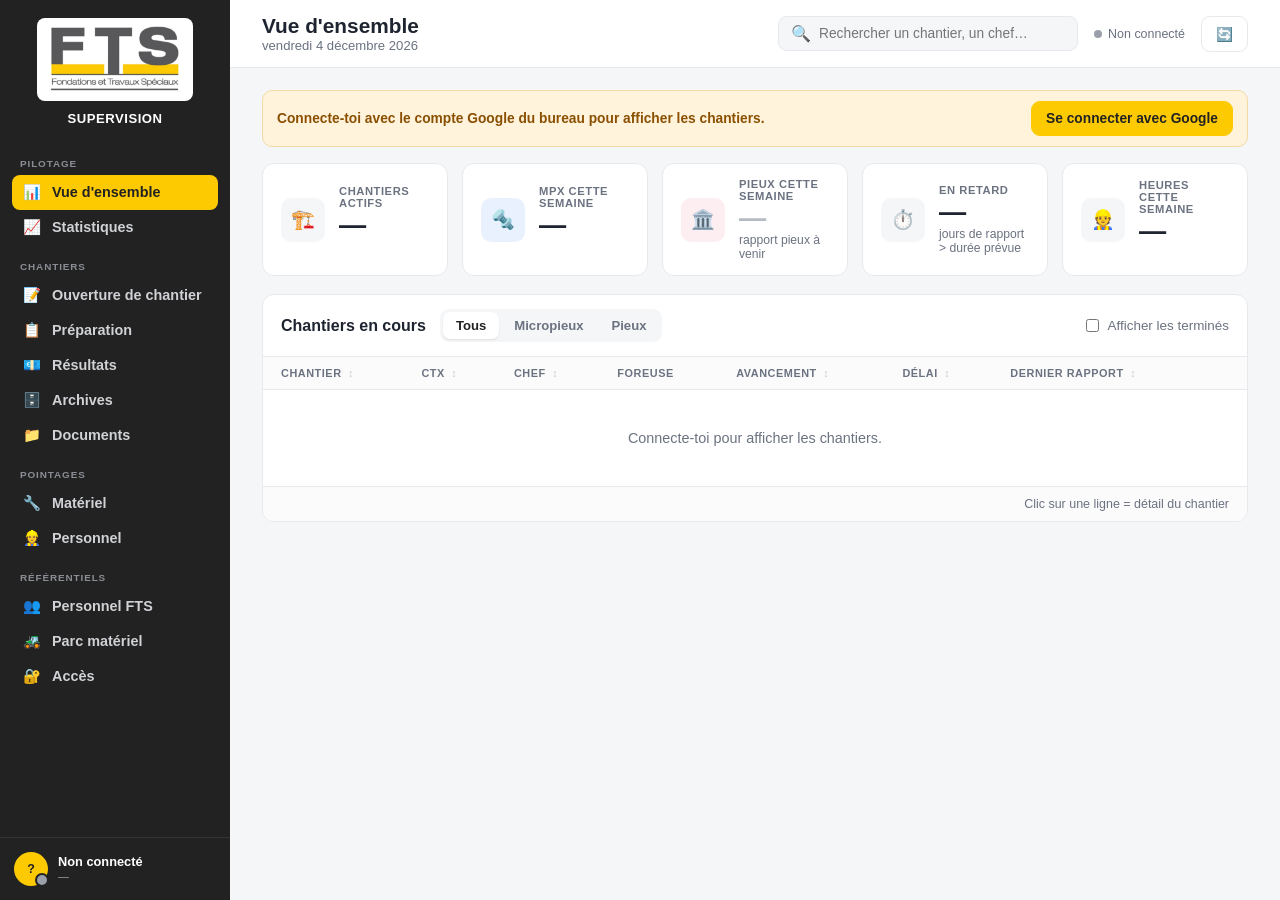
<file: nouveau-chantier/index.html>
<!DOCTYPE html>
<html lang="fr">
<head>
<meta charset="UTF-8">
<meta http-equiv="refresh" content="0; url=../supervision-encadrement/index.html">
<title>Redirection…</title>
<style>body{font-family:-apple-system,sans-serif;background:#F5F6F8;color:#1E2430;display:flex;align-items:center;justify-content:center;height:100vh;margin:0}</style>
</head>
<body>
  <p>Cette page s'appelle maintenant <a href="../supervision-encadrement/index.html">Supervision Encadrement</a>. Redirection...</p>
  <script>window.location.replace("../supervision-encadrement/index.html");</script>
</body>
</html>
</file>
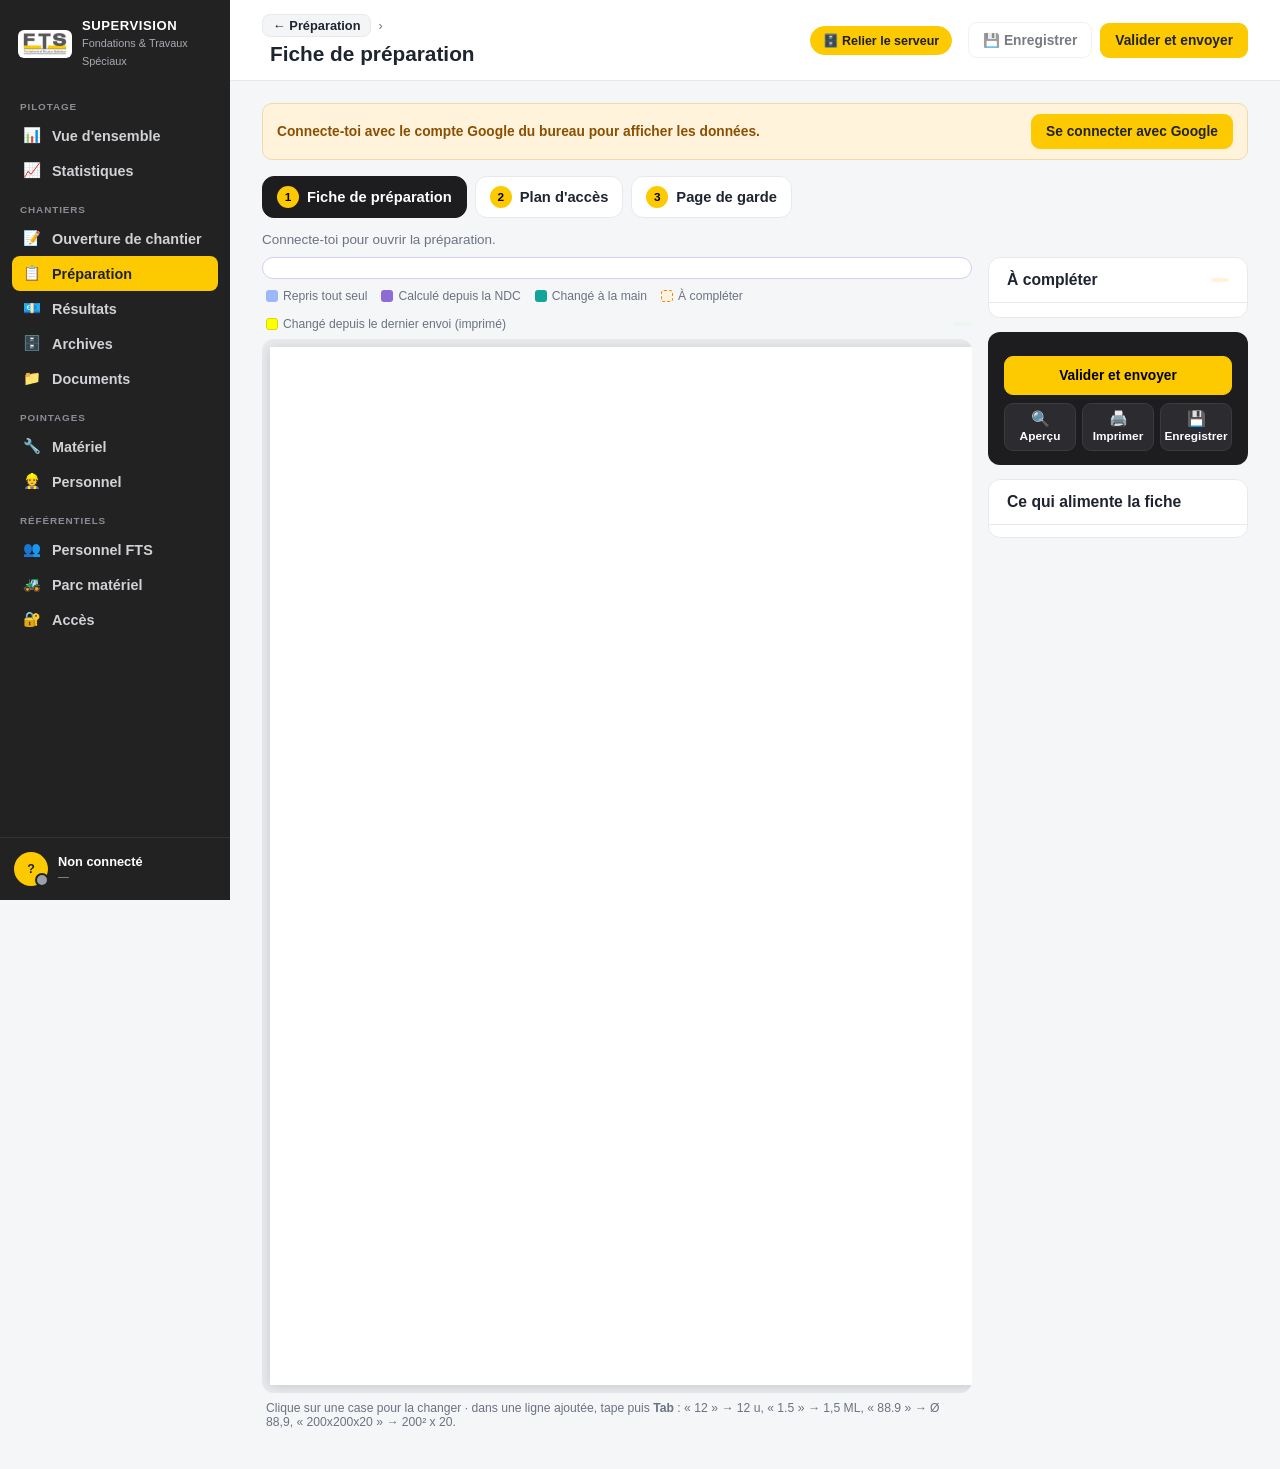
<file: preparation/index.html>
<!DOCTYPE html>
<html lang="fr">
<head>
<meta charset="UTF-8">
<meta name="viewport" content="width=device-width, initial-scale=1.0, viewport-fit=cover">
<meta name="theme-color" content="#3A3A3A">
<link rel="manifest" href="../manifest_conducteur.json">
<link rel="icon" type="image/png" sizes="192x192" href="../icon-dashboard-192.png">
<script>
if ("serviceWorker" in navigator) { navigator.serviceWorker.register("/sw_dashboard.js").catch(() => {}); }
</script>
<title>FTS — Fiche de préparation</title>
<link rel="stylesheet" href="../css/dashboard.css">
<link rel="stylesheet" href="../css/supervision.css">
<script src="https://accounts.google.com/gsi/client" async defer></script>
<style>
.pr-grid { display: grid; grid-template-columns: repeat(3, minmax(0, 1fr)); gap: 14px 16px; padding: 16px 18px; }
.pr-grid.deux { grid-template-columns: repeat(2, minmax(0, 1fr)); }
.pr-grid .full { grid-column: 1 / -1; }
.pr-sep { grid-column: 1 / -1; font-size: 0.66rem; letter-spacing: 0.08em; font-weight: 800; color: var(--text-sub); border-top: 1px solid var(--border); padding-top: 12px; margin-top: 2px; text-transform: uppercase; }
.pr-sep:first-child { border-top: none; padding-top: 0; margin-top: 0; }
.sv-f input[readonly] { background: var(--bg); color: var(--text-sub); }
.pr-note { font-size: 0.78rem; color: var(--text-sub); background: var(--bg); border-radius: 8px; padding: 8px 10px; }
.pr-note.ok { background: #EAF6EE; color: #1D6E3E; font-weight: 600; }
.pr-note.w { background: #FFF3DC; color: #8A5A00; }
.pr-bar { display: flex; gap: 10px; align-items: center; flex-wrap: wrap; padding: 12px 18px; border-bottom: 1px solid var(--border); }
.pr-bar .sv-f { min-width: 120px; }
.pr-mini { border: 1px solid var(--border); border-radius: 7px; padding: 6px 7px; font-size: 0.84rem; font-family: inherit; width: 100%; background: #fff; }
.pr-mini.n { text-align: right; }
.pr-mini.main { border-color: #E8833A; background: #FFF6EE; }
.pr-scroll { overflow: auto; max-height: 560px; }
.pr-scroll .sv-tbl thead th { position: sticky; top: 0; z-index: 1; }
.pr-pieux td { padding: 5px 6px; font-size: 0.82rem; }
.pr-pieux th { padding: 8px 6px; }
.pr-pieux .rep { font-weight: 800; white-space: nowrap; }
.pr-pieux .calc { color: var(--text-sub); white-space: nowrap; font-size: 0.78rem; }
.pr-dot { display: inline-block; width: 9px; height: 9px; border-radius: 50%; background: #E8833A; cursor: pointer; vertical-align: middle; margin-left: 4px; }
.pr-sq { display: inline-block; width: 12px; height: 12px; border-radius: 3px; margin-right: 7px; vertical-align: -1px; border: 1px solid rgba(0,0,0,.15); }
.pr-dot[hidden] { display: none; }
.pr-x { border: 1px solid var(--border); background: #fff; border-radius: 6px; padding: 4px 8px; cursor: pointer; color: #C0392B; }
.pr-add { background: #fff; border: 1px dashed #C9CDD4; border-radius: 8px; padding: 8px 12px; font-size: 0.82rem; font-weight: 700; cursor: pointer; font-family: inherit; }
.pr-legende { display: flex; gap: 12px; flex-wrap: wrap; font-size: 0.76rem; color: var(--text-sub); padding: 10px 18px; }
.pr-sw { position: relative; width: 44px; height: 26px; border-radius: 13px; background: #D1D5DB; cursor: pointer; transition: .2s; flex-shrink: 0; border: none; padding: 0; }
.pr-sw::after { content: ""; position: absolute; top: 3px; left: 3px; width: 20px; height: 20px; border-radius: 50%; background: #fff; box-shadow: 0 1px 3px rgba(0,0,0,.3); transition: .2s; }
.pr-sw.on { background: #34C759; } .pr-sw.on::after { left: 21px; }
.pr-swrow { display: flex; align-items: center; gap: 12px; padding: 12px 18px; }
.pr-swrow b { display: block; font-size: 0.9rem; } .pr-swrow span { font-size: 0.78rem; color: var(--text-sub); }
.pr-kpi { display: flex; gap: 16px; flex-wrap: wrap; padding: 14px 18px; }
.pr-kpi > div { background: var(--bg); border-radius: 10px; padding: 12px 14px; min-width: 150px; }
.pr-kpi b { display: block; font-size: 1.35rem; } .pr-kpi span { font-size: 0.76rem; color: var(--text-sub); }
.pr-save { display: inline-flex; align-items: center; gap: 8px; font-size: 0.8rem; color: var(--text-sub); }
.pr-save.sale { color: #B45309; font-weight: 700; }
.pr-paste { width: 100%; height: 110px; border: 2px dashed #C7D9FB; border-radius: 10px; padding: 10px; font-family: ui-monospace, Menlo, monospace; font-size: 0.75rem; background: #F7FAFF; }
.pr-map { overflow-x: auto; margin-top: 10px; }
.pr-map table { border-collapse: collapse; font-size: 0.74rem; }
.pr-map td, .pr-map th { border: 1px solid var(--border); padding: 4px 6px; white-space: nowrap; }
.pr-map select { font-size: 0.74rem; padding: 3px; }
.pr-chips { display: flex; gap: 6px; flex-wrap: wrap; margin-top: 10px; }
.pr-chip { font-size: 0.74rem; font-weight: 700; padding: 3px 9px; border-radius: 12px; background: var(--bg); }
.pr-chip.v { background: #EAF6EE; color: #1D6E3E; } .pr-chip.o { background: #FFF3DC; color: #8A5A00; } .pr-chip.r { background: #FDECEA; color: #C0392B; }
.pr-radio { display: flex; gap: 10px; align-items: flex-start; padding: 8px 0; cursor: pointer; font-size: 0.86rem; }
.pr-radio input { margin-top: 3px; }
.pr-radio small { display: block; color: var(--text-sub); }

/* ── Fiche imprimée (même présentation que l'onglet Excel « Fiche Prépa Mpx ») ── */
.fp-zone { background: #E9EAED; padding: 16px; border-radius: 12px; overflow: auto; }
.fp-page { width: 190mm; min-height: 270mm; margin: 0 auto; background: #fff; padding: 8mm; box-shadow: 0 2px 12px rgba(0,0,0,.15); font-family: Arial, Helvetica, sans-serif; font-size: 10px; color: #000; box-sizing: content-box; }
/* Toutes les cases : largeurs fixes (colgroup) et hauteurs fixes → les traits tombent les uns sous les autres */
.fp-page table { border-collapse: collapse; width: 100%; table-layout: fixed; }
.fp-page td { border: 1px solid #000; padding: 2px 5px; text-align: center; vertical-align: middle; height: 17px; overflow: hidden; overflow-wrap: anywhere; line-height: 1.2; }
.fp-page td.v { height: 21px; }
.fp-page .g { background: #c8c8c8; font-weight: bold; }
.fp-page { -webkit-print-color-adjust: exact; print-color-adjust: exact; }
/* Changements d'un nouvel indice (après l'indice 1) : case jaune, écriture noire */
.fp-page td.maj, .fp-page tr.maj td, .fp-divers.maj .c { background: #FFFF00 !important; color: #000 !important; }
.fp-page .lbl { font-weight: bold; text-align: left; }
.fp-page .gauche { text-align: left; }
.fp-page .u { text-decoration: underline; }
.fp-page .red { color: #e00; font-weight: bold; font-size: 12px; text-align: center; height: 20px; line-height: 20px; }
.fp-page .esp { height: 8px; }
.fp-page .dash td { border-left: 1px solid #000; border-right: 1px solid #000; border-top: none; border-bottom: 1px dashed #000; height: 19px; font-weight: bold; font-size: 11px; }
.fp-page .dash tr.h td { border: 1px solid #000; font-weight: bold; font-size: 10px; }
.fp-page .dash tr:last-child td { border-bottom: 1px solid #000; }
/* Une seule grille pour tout le haut et le bas : colonne gauche 38 %, même espace de 3 mm partout */
.fp-top, .fp-cols, .fp-bas { display: grid; grid-template-columns: 38% minmax(0, 1fr); column-gap: 3mm; }
.fp-top { align-items: end; }
.fp-cols { margin-top: 4mm; align-items: stretch; }
.fp-droite { display: flex; flex-direction: column; }
.fp-divers { flex: 1; min-height: 32mm; border: 1px solid #000; display: flex; flex-direction: column; margin-top: 8px; }
.fp-divers .t { background: #c8c8c8; font-weight: bold; text-align: center; border-bottom: 1px solid #000; height: 17px; line-height: 17px; }
.fp-divers .c { flex: 1; padding: 4px 6px; text-align: left; white-space: pre-wrap; font-size: 10px; outline: none; cursor: text; }
.fp-zone .fp-divers .c:empty::before { content: "Clique ici pour écrire (texte libre)"; color: #9aa0aa; font-style: italic; }
.fp-zone .fp-divers .c:focus { background: #EEF4FF; }
.fp-signe { margin-top: 4mm; }
.fp-signe td.vide { height: 14mm; }
.fp-page.serre1 .dash td { height: 16px; font-size: 10px; }
.fp-page.serre2 .dash td { height: 14px; font-size: 9px; padding-top: 0; padding-bottom: 0; }
.fp-page tr { break-inside: avoid; }
#printZone { display: none; }
.fp-bas { margin-top: 4mm; align-items: start; }
.fp-adblue { display: inline-block; background: #8DB4E2; color: #c00; font-weight: bold; padding: 0 4px; white-space: nowrap; font-size: 9px; }
.fp-petit { font-size: 8.5px; }
.fp-page td.adr { font-size: 12px; font-weight: bold; height: 44px; line-height: 1.35; text-align: center; padding: 4px 6px; }
.fp-page.serre2 td.adr { height: 36px; }
.fp-divers .c { overflow-wrap: anywhere; }
#printZone img { display: block; width: 100%; height: auto; }
#printZone img + img { break-before: page; }

@media print {
  @page { size: A4; margin: 10mm; }
  html, body { display: block !important; background: #fff !important; }
  body > *:not(#printZone) { display: none !important; }
  #printZone { display: block !important; }
  #printZone .fp-page { width: auto; min-height: 0; padding: 0; margin: 0; box-shadow: none; }
}
.pr-tot { display: inline-block; margin-left: 6px; background: var(--fts-yellow, #FDCA01); color: #000; border-radius: 999px; padding: 1px 8px; font-size: .74rem; font-weight: 800; letter-spacing: 0; vertical-align: 1px; }
.fp-page .dash tr.st td { border: 1px solid #000; background: #e6e6e6; font-weight: bold; font-size: 9px; height: 15px; letter-spacing: .3px; }
/* Micropieu d'essai */
.pr-essai { display: flex; align-items: center; gap: 12px; border: 1px solid var(--border); border-radius: 12px; padding: 8px 12px; background: #fff; }
.pr-essai .t { flex: 1; } .pr-essai .t b { display: block; font-size: .9rem; } .pr-essai .t span { font-size: .76rem; color: var(--text-sub); }
.pr-stp { display: flex; align-items: center; border: 1px solid var(--border); border-radius: 9px; overflow: hidden; }
.pr-stp button { border: none; background: var(--bg); width: 34px; height: 34px; font-size: 1.1rem; cursor: pointer; }
.pr-stp span { width: 40px; text-align: center; font-weight: 700; }
/* Fenêtres maison */
.pb-ov { position: fixed; inset: 0; background: rgba(20,20,25,.45); display: flex; align-items: center; justify-content: center; z-index: 9000; padding: 20px; animation: pbIn .12s ease-out; }
@keyframes pbIn { from { opacity: 0; } }
.pb { background: #fff; border-radius: 18px; box-shadow: 0 20px 50px rgba(0,0,0,.3); width: 460px; max-width: 100%; overflow: hidden; }
.pb .hd { display: flex; gap: 12px; align-items: center; padding: 20px 22px 6px; }
.pb .ic { width: 42px; height: 42px; flex: none; border-radius: 12px; display: flex; align-items: center; justify-content: center; font-size: 22px; background: #FFF6D6; }
.pb .ic.r { background: #FDECEC; } .pb .ic.v { background: #EAF6EE; }
.pb h4 { margin: 0; font-size: 1.05rem; }
.pb .ct { padding: 6px 22px 4px; color: #374151; line-height: 1.5; font-size: .92rem; }
.pb .dest { background: var(--bg); border-radius: 10px; padding: 8px 12px; margin: 8px 0; } .pb .dest div { padding: 2px 0; overflow-wrap: anywhere; }
.pb .warn { background: #FFF6D6; border-radius: 10px; padding: 9px 12px; color: #7A5300; font-size: .86rem; margin-top: 8px; }
.pb .err { background: #FDECEC; border-radius: 10px; padding: 9px 12px; color: #9B1C1C; font-size: .86rem; margin-top: 8px; }
.pb input.champ { width: 100%; border: 1px solid #d6d9de; border-radius: 9px; padding: 9px 11px; font: inherit; margin-top: 8px; }
.pb .ft { display: flex; gap: 10px; justify-content: flex-end; padding: 16px 22px 20px; }
.pb .ft .sv-btn { padding: 10px 18px; }
.sv-btn.noir { background: #1d1d1f; border-color: #1d1d1f; color: #fff; }
.sv-btn.rouge { background: #C0392B; border-color: #C0392B; color: #fff; }
/* Aperçu PDF */
.pv { background: #fff; border-radius: 16px; width: min(1100px, 100%); height: min(92vh, 1200px); display: flex; flex-direction: column; overflow: hidden; box-shadow: 0 20px 50px rgba(0,0,0,.3); }
.pv .tb { display: flex; align-items: center; gap: 8px; padding: 10px 14px; border-bottom: 1px solid var(--border); }
.pv .tb b { flex: 1; overflow-wrap: anywhere; }
.pv .zb { display: flex; align-items: center; gap: 4px; background: var(--bg); border-radius: 10px; padding: 3px; }
.pv .zb button { border: none; background: #fff; border-radius: 7px; width: 32px; height: 30px; font-size: 1rem; cursor: pointer; }
.pv .zb span { width: 54px; text-align: center; font-weight: 700; font-size: .84rem; }
.pv .pg { flex: 1; background: #525659; overflow: auto; padding: 18px; text-align: center; }
.pv .pg img { display: block; margin: 0 auto 14px; box-shadow: 0 2px 12px rgba(0,0,0,.4); background: #fff; max-width: none; }
.pv .x { border: none; background: var(--bg); border-radius: 50%; width: 32px; height: 32px; cursor: pointer; }

/* Plan d'accès */
#tabPlan [hidden], #tabEnvoi [hidden] { display: none !important; }
.pa-grid { display: grid; grid-template-columns: minmax(0, 1fr) 300px; gap: 16px; align-items: stretch; }
.pa-grid > .sv-card { margin: 0; }
.pa-coord-c { display: grid; grid-template-columns: minmax(0, 1fr) 160px; }
.pa-lignes { padding: 4px 0; }
.pa-l { display: grid; grid-template-columns: 24px 150px minmax(0, 1fr); gap: 10px; align-items: start; padding: 9px 18px; border-bottom: 1px solid #F1F2F4; }
.pa-l:last-child { border-bottom: 0; }
.pa-l input, .pa-l textarea { width: 100%; box-sizing: border-box; border: 1px solid var(--border); border-radius: 9px; padding: 8px 11px; font: inherit; font-size: .9rem; background: #fff; resize: vertical; }
.pa-st { width: 22px; height: 22px; border-radius: 50%; display: grid; place-items: center; font-size: .72rem; font-weight: 800; margin-top: 6px; background: #F3F4F6; color: #9CA3AF; border: 1.5px dashed #D1D5DB; box-sizing: border-box; }
.pa-st.ok { background: #DCFCE7; color: #15803D; border: 0; } .pa-st.vf { background: #FEF3C7; color: #B45309; border: 0; } .pa-st.ko { background: #FEE4E2; color: #B42318; border: 0; }
.pa-lab { padding-top: 7px; font-weight: 700; font-size: .86rem; } .pa-lab small { display: block; font-weight: 500; color: var(--text-sub); font-size: .72rem; margin-top: 1px; }
.pa-lab small button, .pa-gps button { border: 0; background: none; color: #2563EB; padding: 0; font: inherit; cursor: pointer; text-decoration: underline; }
.pa-compte { font-size: .74rem; font-weight: 700; padding: 3px 9px; border-radius: 999px; background: #FEF3C7; color: #92400E; } .pa-compte.ok { background: #ECFDF3; color: #067647; }
.pa-gps { font-size: .74rem; margin-top: 4px; } .pa-gps:empty { display: none; } .pa-gps.ok { color: #1D6E3E; } .pa-gps.ko { color: #B42318; } .pa-gps.vf { color: #B45309; }
.pa-qr { border-left: 1px solid var(--border); padding: 14px; display: flex; flex-direction: column; align-items: center; justify-content: center; gap: 6px; text-align: center; font-size: .72rem; color: var(--text-sub); }
.pa-qr b { color: var(--text); font-size: .78rem; }
.pa-qr img, .pa-qr-vide { width: 100px; height: 100px; border: 1px solid var(--border); border-radius: 6px; flex: none; }
.pa-qr-vide { display: flex; align-items: center; justify-content: center; color: #c5c8cd; font-weight: 800; background: var(--bg); }
.pa-side { display: flex; flex-direction: column; min-height: 0; }
.pa-mini-z { flex: 1; min-height: 160px; position: relative; }
.pa-mini { position: absolute; inset: 10px 14px; margin: auto; height: calc(100% - 20px); aspect-ratio: 210 / 297; max-width: calc(100% - 28px); background: #fff; box-shadow: 0 2px 10px rgba(0,0,0,.18); display: flex; align-items: center; justify-content: center; }
.pa-mini img { width: 100%; height: 100%; object-fit: contain; }
.pa-mini-vide { padding: 14px; text-align: center; font-size: .78rem; color: var(--text-sub); }
.pa-b3 { display: grid; grid-template-columns: .9fr 1fr 1.25fr; gap: 6px; padding: 0 12px 12px; }
.pa-b3 .sv-btn { display: flex; align-items: center; gap: 4px; white-space: nowrap; padding-left: 4px; padding-right: 4px; justify-content: center; font-size: .8rem; }
.pa-boite-z { min-width: 0; }
.pa-boite { position: sticky; top: 12px; margin: 0; padding: 12px 14px; }
.pa-bh { font-weight: 800; font-size: .95rem; margin-bottom: 8px; } .pa-bh small { font-weight: 500; color: var(--text-sub); font-size: .74rem; }
.pa-grp { margin-bottom: 9px; } .pa-grp h4 { margin: 0 0 5px; font-size: .62rem; letter-spacing: .06em; text-transform: uppercase; color: var(--text-sub); }
.pa-g2 { display: grid; grid-template-columns: 1fr 1fr; gap: 5px; }
.pa-it { display: flex; align-items: center; gap: 7px; width: 100%; border: 1px solid var(--border); background: #fff; border-radius: 8px; padding: 7px 8px; font: inherit; font-size: .8rem; font-weight: 600; cursor: pointer; text-align: left; color: var(--text); }
.pa-it:hover { border-color: #9CA3AF; } .pa-it.on { outline: 2px solid #2F6FED; border-color: #2F6FED; } .pa-it.c { justify-content: center; } .pa-it:disabled { opacity: .45; cursor: default; }
.pa-it svg { flex: none; }
.pa-sw { width: 16px; height: 12px; border-radius: 3px; border: 2px solid; flex: none; }
.pa-astuce { font-size: .74rem; color: #1E3A8A; background: #EFF6FF; border-radius: 7px; padding: 6px 9px; margin: 2px 0 8px; line-height: 1.4; } .pa-astuce:empty { display: none; }
.pa-vues-c .sv-ch .s { white-space: normal; }
@media (max-width: 1100px) {
  .pa-grid { grid-template-columns: 1fr; }
  .pa-side { min-height: 420px; } .pa-boite-z { order: 3; } .pa-vues-c { order: 4; }
  .pa-boite { position: static; } .pa-boite .pa-g2 { grid-template-columns: repeat(4, 1fr); }
  .pa-coord-c { grid-template-columns: 1fr; } .pa-qr { border-left: 0; border-top: 1px solid var(--border); flex-direction: row; text-align: left; }
}
.pa-vues { display: grid; grid-template-columns: 1fr 1fr; gap: 14px; padding: 14px 18px 18px; }
.pa-vue { border: 1px solid var(--border); border-radius: 12px; overflow: hidden; background: #fff; min-width: 0; }
.pa-vue.big { grid-column: 1 / -1; justify-self: center; width: 100%; scroll-margin-top: 12px; }
.pa-vue .t { display: flex; align-items: center; gap: 6px; padding: 7px 8px 7px 10px; background: var(--bg); }
.pa-vue .t .num { font-weight: 800; font-size: .84rem; }
.pa-vue .t input { flex: 1; min-width: 60px; border: 1px solid transparent; background: transparent; font: inherit; font-weight: 700; font-size: .86rem; padding: 4px 6px; border-radius: 6px; }
.pa-vue .t input:hover, .pa-vue .t input:focus { border-color: var(--border); background: #fff; }
.pa-mb { border: 1px solid var(--border); background: #fff; border-radius: 7px; height: 28px; min-width: 28px; padding: 0 7px; font: inherit; font-size: .8rem; font-weight: 700; cursor: pointer; }
.pa-mb:hover { border-color: #9CA3AF; }
.pa-vue .t { flex-wrap: wrap; row-gap: 6px; }
.pa-vue .t input { min-width: 120px; }
.pa-img-btns { display: inline-flex; gap: 4px; flex: none; }
.pa-img-btns[hidden] { display: none; }
.pa-seg { flex: none; display: inline-flex; background: #fff; border: 1px solid var(--border); border-radius: 8px; padding: 2px; }
.pa-seg button { border: none; background: none; border-radius: 6px; padding: 3px 8px; font: inherit; font-size: .74rem; font-weight: 700; color: var(--text-sub); cursor: pointer; }
.pa-seg button.on { background: #1d1d1f; color: #fff; }
.pa-vue .auto-tag { font-size: .68rem; font-weight: 800; color: #1D6E3E; background: #EAF6EE; border-radius: 5px; padding: 1px 6px; }
.pa-cadre { position: relative; outline: none; overflow: hidden; }
.pa-cadre:has(canvas) { background: #e5e7eb; }
.pa-cadre canvas { display: block; width: 100%; cursor: grab; touch-action: none; }
.pa-cadre canvas.pose { cursor: crosshair; }
.pa-cadre:focus-visible { box-shadow: inset 0 0 0 3px rgba(47,111,237,.45); }
.pa-drop { margin: 10px; border: 2px dashed #cfd3d9; border-radius: 10px; display: flex; flex-direction: column; align-items: center; justify-content: center; gap: 6px; color: var(--text-sub); text-align: center; cursor: pointer; padding: 10px; }
.pa-drop .i { font-size: 1.6rem; } .pa-drop b { color: var(--text-main); } .pa-drop small { font-size: .76rem; }
.pa-cadre.survol .pa-drop, .pa-cadre:focus .pa-drop { border-color: #E8B923; background: #FFFBEA; }
.pa-aide { font-size: .76rem; color: #8A5A00; background: #FFF6D6; padding: 6px 10px; }
.pa-chip { border: 1px solid #d6d9de; border-radius: 20px; padding: 4px 9px; font: inherit; font-size: .72rem; font-weight: 700; background: #fff; cursor: pointer; white-space: nowrap; }
.pa-chip.on { background: #1d1d1f; color: #fff; border-color: #1d1d1f; }
.pa-chip.pin { color: #C8161D; } .pa-chip.pin.on { background: #C8161D; color: #fff; border-color: #C8161D; }
.pa-chip:disabled { opacity: .4; cursor: default; }
.pa-sep { flex: 1; }
.pa-mini img { width: 100%; height: 100%; display: block; }

/* Envoi */
.pe-dp { display: flex; gap: 20px; align-items: flex-start; padding: 14px 18px 18px; }
.pe-dp img { width: 150px; flex: none; box-shadow: 0 2px 10px rgba(0,0,0,.18); background: #fff; }
.pe-dp-d { display: flex; flex-direction: column; gap: 10px; padding-top: 4px; }
.pe-dp-d label { display: flex; align-items: baseline; gap: 8px; font-size: .9rem; cursor: pointer; }
.pe-dp-d label span { font-size: .78rem; color: var(--text-sub); }
.pe-dp-s { font-size: .78rem; color: var(--text-sub); }
.pe-dp-b { display: flex; gap: 8px; margin-top: 6px; flex-wrap: wrap; }
#tabEnvoi #dpPlanLigne[hidden] { display: none; }
.srv-b { border: 1px solid var(--border); border-radius: 10px; padding: 10px 12px; font-size: .84rem; }
.srv-b.ok { border-color: #BFE3CB; background: #F3FAF5; } .srv-b.w { border-color: #F1D9A6; background: #FFF8EA; } .srv-b.ko { border-color: #F2C4BE; background: #FDF1EF; }
.srv-chk { display: flex; gap: 8px; align-items: flex-start; font-weight: 700; cursor: pointer; }
.srv-chk input { margin-top: 3px; accent-color: #222; }
.srv-path { font-family: Consolas, monospace; font-size: .74rem; color: #3B4250; background: #fff; border: 1px solid var(--border); border-radius: 6px; padding: 5px 8px; margin-top: 8px; overflow-wrap: anywhere; }
.srv-path b { color: #1D6E3E; }
.srv-fl { list-style: none; margin: 8px 0 0; padding: 0; font-size: .8rem; }
.srv-fl li { padding: 2px 0; overflow-wrap: anywhere; }
.srv-mini { font-size: .76rem; color: var(--text-sub); margin-top: 6px; }
.srv-att { margin-top: 10px; }
.pe-grid { display: grid; grid-template-columns: minmax(0, 1.25fr) minmax(0, 1fr); gap: 0 16px; margin: 16px 0; }
.pe-pj { display: flex; align-items: center; gap: 10px; border: 1px solid var(--border); border-radius: 10px; padding: 10px 12px; margin-bottom: 10px; }
.pe-pj .i { font-size: 1.4rem; } .pe-pj .t { flex: 1; min-width: 0; } .pe-pj .t b { display: block; overflow-wrap: anywhere; }
.pe-pj small { display: block; color: var(--text-sub); font-size: .76rem; }
.pe-actions { display: flex; gap: 10px; align-items: center; flex-wrap: wrap; padding: 14px 18px; }
/* Fenêtre d'envoi (18/11/2026, maquette-prepa-envoi.html) : actions dans la barre du haut, « Ce qui part » */
.pe-th { flex-wrap: wrap; row-gap: 8px; }
.pe-th-ind { font-size: .8rem; color: var(--text-sub); font-weight: 600; }
.pe-th .sv-mstatus { grid-column: auto; max-width: 380px; font-size: .78rem; line-height: 1.3; color: var(--text-sub); text-align: right; }
.pe-th .sv-btn { white-space: nowrap; }
.pj2 { padding: 4px 18px 4px; }
.pj2-l { display: grid; grid-template-columns: 34px minmax(0, 1fr) auto; gap: 4px 12px; align-items: center; padding: 12px 0; border-top: 1px solid var(--border); }
.pj2-l:first-child { border-top: 0; }
.pj2-ic { width: 34px; height: 34px; border-radius: 9px; display: grid; place-items: center; font-size: 1rem; background: #F3F4F6; }
.pj2-t { min-width: 0; }
.pj2-t b { display: block; font-size: .88rem; font-weight: 800; line-height: 1.25; }
.pj2-t .f { display: block; font-family: Consolas, monospace; font-size: .72rem; color: #6B7280; white-space: nowrap; overflow: hidden; text-overflow: ellipsis; margin-top: 1px; }
.pj2-t .s { display: block; font-size: .74rem; color: var(--text-sub); margin-top: 1px; }
.pj2-t .d { display: flex; gap: 5px; flex-wrap: wrap; margin-top: 5px; }
.pj2-t .d:empty { display: none; }
.pj2-t .d span { font-size: .66rem; font-weight: 700; border-radius: 20px; padding: 2px 8px; background: #F1F2F4; color: #4B5563; }
.pj2-t .d span.on { background: #EAF6EE; color: #1D6E3E; }
.pj2-t .d span.att { background: #FFF3DC; color: #8A4F00; }
.pj2-t .d span.maj { background: #FFF7C2; color: #7A5B00; }
.pj2-a { display: flex; gap: 6px; align-items: center; flex-wrap: wrap; }
.pj2-a.bas { grid-column: 2 / 4; margin-top: 4px; }
.pj2-a .sv-btn { padding: 6px 10px; font-size: .78rem; }
.pj2-a label.jo { display: flex; align-items: center; gap: 5px; font-size: .78rem; font-weight: 700; margin-right: 4px; }
.pj2-a label.jo[hidden] { display: none; }
.pj2-srv { margin: 4px 18px 12px; border-radius: 10px; padding: 10px 12px; font-size: .8rem; border: 1px solid var(--border); display: flex; flex-direction: column; gap: 6px; }
.pj2-srv.ok { border-color: #BFE3CB; background: #F3FAF5; } .pj2-srv.w { border-color: #F1D9A6; background: #FFF8EA; } .pj2-srv.ko { border-color: #F2C4BE; background: #FDF1EF; }
.pj2-srv .srv-chk { display: block; font-size: .82rem; }
.pj2-srv .srv-chk input { vertical-align: -2px; margin: 0 6px 0 0; }
.pj2-srv .srv-chk span { font-weight: 500; color: #6B7280; }
.pj2-srv .srv-et { display: flex; align-items: center; gap: 8px; flex-wrap: wrap; }
.pj2-srv .srv-et b { font-size: .82rem; }
.pj2-srv .srv-et .dot { width: 9px; height: 9px; border-radius: 50%; background: #9AA0AA; flex: none; }
.pj2-srv.ok .dot { background: #34C759; } .pj2-srv.w .dot { background: #E8890C; } .pj2-srv.ko .dot { background: #E5484D; }
.pj2-srv .srv-et small { flex-basis: 100%; color: var(--text-sub); font-size: .74rem; padding-left: 17px; }
.pj2-srv .srv-path { margin-top: 0; }
.pj2-att { display: flex; align-items: center; gap: 10px; flex-wrap: wrap; border-top: 1px dashed #E4CF9C; padding-top: 8px; color: #8A4F00; font-weight: 700; }
.pj2-att .sv-btn { padding: 5px 10px; font-size: .76rem; }
.pj2-att details { flex-basis: 100%; font-weight: 500; font-size: .74rem; color: var(--text-sub); }
.pj2-att details summary { cursor: pointer; }
.pj2-drv { font-size: .74rem; color: var(--text-sub); margin: 0 18px 14px; }
.pe-lien { border: none; background: none; color: #2A5DBF; font: inherit; font-size: .74rem; cursor: pointer; padding: 0 0 0 6px; }
.pe-chg { margin: 0; padding-left: 18px; font-size: .86rem; } .pe-chg li { margin: 3px 0; }
.pe-et { display: inline-block; padding: 3px 10px; border-radius: 20px; font-size: .8rem; font-weight: 700; background: var(--bg); }
.pe-et.envoyee { background: #EAF6EE; color: #1D6E3E; } .pe-et.modifiee { background: #EAF1FE; color: #2A5DBF; }
#envMessage { font-family: inherit; font-size: .88rem; line-height: 1.45; }
#pdfZone { position: fixed; left: -30000px; top: 0; }
#pdfZone .fp-page { box-shadow: none; min-height: 0; }
@media (max-width: 900px) { .pr-grid, .pr-grid.deux, .pe-grid { grid-template-columns: 1fr; } }

/* ── Préparation « la fiche est l'écran » (17/11/2026) ── */
.pr-og { display: flex; align-items: center; gap: 8px; margin-bottom: 14px; flex-wrap: wrap; }
.pr-og button { display: flex; align-items: center; gap: 8px; border: 1px solid var(--border); background: #fff; border-radius: 12px; padding: 9px 14px; font: inherit; font-size: .92rem; font-weight: 700; cursor: pointer; color: var(--text-main); }
.pr-og button:hover { border-color: #9CA3AF; }
.pr-og button.on { background: #1d1d1f; color: #fff; border-color: #1d1d1f; }
.pr-og .nm { width: 22px; height: 22px; border-radius: 50%; background: var(--fts-yellow, #FDCA01); color: #000; display: grid; place-items: center; font-size: .74rem; font-weight: 800; }
.pr-og .et { font-size: .72rem; font-weight: 700; border-radius: 12px; padding: 2px 8px; background: var(--bg); color: var(--text-sub); }
.pr-og .et:empty { display: none; }
.pr-og .et.or { background: #FFF3DC; color: #B86E00; } .pr-og .et.vt { background: #EAF6EE; color: #1D6E3E; } .pr-og .et.bl { background: #EAF1FE; color: #2A5DBF; }
.pr-og-note { font-size: .78rem; color: var(--text-sub); }
.pf-grid { display: grid; grid-template-columns: minmax(0, 1fr) 300px; gap: 16px; align-items: start; }
.pf-main { min-width: 0; }
.pf-side { display: flex; flex-direction: column; gap: 14px; position: sticky; top: 14px; }
.pf-side .sv-card { margin: 0; }
/* Écrans de bureau 1366 px : panneau plus étroit, fiche à 96 % pour qu'elle tienne sans défiler */
@media (max-width: 1500px) { .pf-grid { grid-template-columns: minmax(0, 1fr) 260px; } .pf-main .fp-zone { padding: 8px; } #fichePage { zoom: .96; } .pr-og-note { display: none; } }
@media (max-width: 1250px) { .pf-grid { grid-template-columns: 1fr; } .pf-side { position: static; } #fichePage { zoom: 1; } }
#tabGarde .pe-dp img { width: 260px; }
.pf-tiroir .pe-pj { flex-wrap: wrap; } .pf-tiroir .pe-pj .t { min-width: 200px; } .pf-tiroir .pe-pj .t b { overflow-wrap: anywhere; }
.pf-bandeau { display: flex; align-items: center; gap: 12px; background: #fff; border: 1px solid #D9CCF3; border-radius: 12px; padding: 10px 14px; margin-bottom: 10px; }
.pf-bandeau.w { border-color: #F1D9A6; background: #FFF8EA; }
.pf-bandeau .ic { width: 34px; height: 34px; border-radius: 9px; display: grid; place-items: center; font-size: 17px; flex: none; background: #F1ECFB; }
.pf-bandeau .tx { flex: 1; font-size: .86rem; min-width: 0; } .pf-bandeau .tx small { display: block; color: var(--text-sub); font-size: .78rem; margin-top: 2px; }
.pf-legende { display: flex; gap: 14px; flex-wrap: wrap; align-items: center; font-size: .76rem; color: var(--text-sub); margin: 0 0 8px 4px; }
.pf-legende .lg { display: inline-block; width: 12px; height: 12px; border-radius: 3px; vertical-align: -2px; margin-right: 5px; }
.lg.auto { background: #9DB9F5; } .lg.ndc { background: #8E6CD8; } .lg.main { background: #12A39A; } .lg.maj { background: #FFFF00; border: 1px solid #D9D900; } .lg.afaire { background: #FFF3E0; border: 1px dashed #E8890C; }
.pf-a4 { font-weight: 700; border-radius: 12px; padding: 2px 9px; background: #EAF6EE; color: #1D6E3E; }
.pf-a4.or { background: #FFF3DC; color: #B86E00; } .pf-a4.r { background: #FDECEA; color: #C0392B; }
.pf-aide { font-size: .76rem; color: var(--text-sub); margin: 8px 4px 0; }
/* Cases de la fiche à l'écran */
.pf-edit [data-ed] { cursor: pointer; position: relative; }
.pf-edit [data-ed]:hover { outline: 2px solid #4C82F0; outline-offset: -2px; background: #EAF1FE; }
.pf-edit .p-auto { box-shadow: inset 3px 0 0 #9DB9F5; }
.pf-edit .p-ndc { box-shadow: inset 3px 0 0 #8E6CD8; }
.pf-edit .p-main { box-shadow: inset 3px 0 0 #12A39A; }
.pf-edit .p-afaire { background: #FFF3E0 !important; outline: 2px dashed #E8890C; outline-offset: -3px; color: #B86E00 !important; font-style: italic; font-weight: normal !important; }
.pf-edit .pf-libre { cursor: text; outline: none; }
.pf-edit .pf-libre:hover { background: #F6F7F9; box-shadow: inset 0 0 0 1px #9aa0aa; }
.pf-edit .pf-libre:focus { background: #EEF4FF; box-shadow: inset 0 0 0 2px #4C82F0; }
.pf-edit tr.pf-l:not(.maj) td { background: #F1F8F7; }
.pf-edit tr.pf-l td:first-child { box-shadow: inset 3px 0 0 #12A39A; }
.pf-edit tr.pf-plus td { border: none !important; height: auto !important; padding: 2px 0 5px !important; text-align: left; font: 600 11px -apple-system, "Segoe UI", Arial, sans-serif; color: #2A5DBF; background: none !important; }
.pf-edit tr.pf-plus button { border: none; background: none; font: inherit; color: inherit; cursor: pointer; padding: 0; }
.pf-edit tr.pf-plus button:hover { text-decoration: underline; }
.pf-edit .pf-x { position: absolute; right: 3px; top: 50%; transform: translateY(-50%); width: 18px; height: 18px; border-radius: 50%; border: 1px solid #E3B5AF; background: #fff; color: #C0392B; font-size: 10px; line-height: 16px; padding: 0; cursor: pointer; display: none; }
.pf-edit .pf-x { display: block; opacity: .3; }
.pf-edit tr:hover .pf-x { opacity: 1; }
.pf-edit tr.pf-retire td { color: #A0A5AD; text-decoration: line-through; background: #F6F7F9; font-weight: normal; }
.pf-edit tr.pf-retire .pf-x { opacity: 1; color: #2A5DBF; border-color: #B9CBEF; text-decoration: none; }
.pf-edit tr { position: relative; }
.pf-edit td.pf-xc { position: relative; overflow: visible; }
.pf-edit .pf-ph { color: #9aa0aa; font-style: italic; font-weight: normal; }
.pf-flash { animation: pfFl 1.2s; }
@keyframes pfFl { 0%, 40% { background: #CFE3FF; } }
/* Panneau de droite */
.pf-nb { font-size: .74rem; font-weight: 800; border-radius: 12px; padding: 2px 9px; background: #FFF3DC; color: #B86E00; }
.pf-nb.vt { background: #EAF6EE; color: #1D6E3E; }
.pf-faire { list-style: none; margin: 0; padding: 4px 16px 10px; }
.pf-faire li { display: flex; gap: 10px; align-items: center; padding: 8px 0; border-top: 1px solid var(--border); cursor: pointer; font-size: .86rem; }
.pf-faire li:first-child { border-top: none; }
.pf-faire li:hover b { text-decoration: underline; }
.pf-faire li .o { width: 16px; height: 16px; border-radius: 50%; border: 2px solid #E8890C; flex: none; }
.pf-faire li small { display: block; color: var(--text-sub); font-size: .76rem; }
.pf-faire li.fini { cursor: default; color: #1D6E3E; } .pf-faire li.fini .o { border-color: #34C759; background: #34C759; }
.pf-faire li.conseil { color: var(--text-sub); } .pf-faire li.conseil .o { border-color: #C9CDD4; border-style: dashed; }
.pf-src { padding: 2px 16px 10px; }
.pf-src .l { display: flex; align-items: center; gap: 10px; padding: 8px 0; border-top: 1px solid var(--border); font-size: .84rem; }
.pf-src .l:first-child { border-top: none; }
.pf-src .l .ic { width: 30px; height: 30px; border-radius: 8px; display: grid; place-items: center; font-size: 15px; flex: none; background: #EAF1FE; }
.pf-src .l .t { flex: 1; min-width: 0; } .pf-src .l small { display: block; color: var(--text-sub); font-size: .76rem; overflow-wrap: anywhere; }
.pf-src .l .sv-btn { padding: 5px 10px; font-size: .78rem; }
.pf-envoi { background: #1d1d1f !important; color: #fff; padding: 14px 16px; border: none; }
.pf-envoi p { margin: 0 0 10px; font-size: .82rem; color: #C9CCD2; line-height: 1.45; }
.pf-envoi #pfValider { width: 100%; justify-content: center; background: var(--fts-yellow, #FDCA01); border-color: var(--fts-yellow, #FDCA01); color: #000; font-weight: 800; padding: 11px; }
.pf-envoi #pfValider.att { opacity: .55; }
.pf-b3 { padding: 0; margin-top: 8px; }
/* Fenêtre « Enregistrer » commune aux 3 onglets (17/11/2026) */
.eg { position: absolute; z-index: 60; width: 330px; background: #fff; border: 1px solid var(--border); border-radius: 12px; box-shadow: 0 14px 34px -12px rgba(0,0,0,.35); padding: 12px; color: var(--text); }
.eg h3 { margin: 0 0 8px; font-size: .9rem; display: flex; align-items: center; } .eg h3 button { margin-left: auto; border: 0; background: none; font-size: 1rem; cursor: pointer; color: var(--text-sub); }
.eg-o { display: flex; gap: 9px; align-items: flex-start; padding: 8px 9px; border: 1px solid var(--border); border-radius: 9px; margin-bottom: 6px; cursor: pointer; font-size: .84rem; }
.eg-o input { margin-top: 3px; } .eg-o small { display: block; color: var(--text-sub); font-size: .72rem; margin-top: 1px; } .eg-o.att small { color: #B45309; }
.eg-nom { font: .74rem ui-monospace, Menlo, monospace; background: var(--bg); border-radius: 7px; padding: 6px 8px; margin: 8px 0; overflow-wrap: anywhere; }
.eg-av { font-size: .74rem; color: #92400E; background: #FFFBEB; border: 1px solid #FDE68A; border-radius: 7px; padding: 6px 8px; margin-bottom: 8px; line-height: 1.4; }
.eg-go { width: 100%; justify-content: center; }
.eg-dl { display: block; margin: 8px auto 0; border: 0; background: none; color: #2563EB; font: inherit; font-size: .76rem; cursor: pointer; text-decoration: underline; }
.eg-st { font-size: .76rem; margin-top: 8px; line-height: 1.4; } .eg-st:empty { display: none; }
.pf-b3 { grid-template-columns: 1fr 1fr 1fr; }
.pf-b3 .sv-btn { background: #2c2c30; border-color: #3a3a3f; color: #fff; flex-direction: column; gap: 2px; padding: 7px 2px; font-size: .74rem; min-width: 0; line-height: 1.1; }
.pf-b3 .sv-btn span { font-size: .95rem; }
.pf-envoi .pe-lien { color: #C9CCD2; padding: 0; }
/* Tiroirs */
.pf-voile { position: fixed; inset: 0; background: rgba(20,22,30,.35); z-index: 900; display: none; }
.pf-voile.on { display: block; }
.pf-tiroir { position: fixed; top: 0; right: 0; bottom: 0; width: min(760px, 100vw); background: var(--bg); z-index: 901; transform: translateX(105%); transition: transform .22s; display: flex; flex-direction: column; box-shadow: -10px 0 30px rgba(0,0,0,.15); }
.pf-tiroir.large { width: min(1100px, 100vw); }
.pf-tiroir.on { transform: none; }
.pf-th { display: flex; align-items: center; gap: 10px; padding: 14px 18px; background: #fff; border-bottom: 1px solid var(--border); }
.pf-th h2 { margin: 0; font-size: 1.05rem; }
.pf-tc { overflow: auto; flex: 1; padding: 14px 18px; }
.pf-tc .sv-card { margin-bottom: 14px; }
.pf-det summary { cursor: pointer; padding: 12px 18px; font-weight: 700; font-size: .88rem; color: #2A5DBF; border-top: 1px solid var(--border); }
/* Fenêtre « Note de calcul et ciment » */
.nf-voile { position: fixed; inset: 0; background: rgba(20,22,30,.45); z-index: 950; display: none; align-items: center; justify-content: center; padding: 20px; }
.nf-voile.on { display: flex; }
.nf { background: var(--bg); width: min(1240px, 100%); height: min(94vh, 1040px); border-radius: 16px; display: flex; flex-direction: column; overflow: hidden; box-shadow: 0 20px 50px rgba(0,0,0,.3); }
.nf-h { display: flex; align-items: center; gap: 12px; padding: 14px 20px; background: #fff; border-bottom: 1px solid var(--border); }
.nf-h h2 { margin: 0; font-size: 1.15rem; }
.nf-x { border: none; background: var(--bg); width: 34px; height: 34px; border-radius: 50%; cursor: pointer; font-size: 15px; }
.nf-c { flex: 1; overflow: auto; padding: 18px 20px; display: flex; flex-direction: column; gap: 16px; }
.nf-carte { background: #fff; border: 1px solid var(--border); border-radius: 14px; min-width: 0; }
.nf-carte h3 { margin: 0; font-size: .98rem; display: flex; align-items: center; gap: 8px; padding: 14px 18px; border-bottom: 1px solid var(--border); flex-wrap: wrap; }
.nf-carte h3 small { font-weight: 400; color: var(--text-sub); font-size: .76rem; }
.nf-n { width: 22px; height: 22px; border-radius: 50%; background: var(--fts-yellow, #FDCA01); display: inline-grid; place-items: center; font-size: .74rem; font-weight: 800; flex: none; }
.nf-cc { padding: 16px 18px; }
.nf-ok { display: flex; align-items: center; gap: 14px; }
.nf-ok[hidden], #zoneColler[hidden], #collerModes[hidden], #collerAnnuler[hidden] { display: none; }
.nf-ok .t { flex: 1; font-size: .86rem; color: var(--text-sub); } .nf-ok .t b { font-size: .98rem; color: var(--text-main); }
.nf-ok .t .w { color: #B86E00; font-weight: 600; }
.nf-choix { display: grid; grid-template-columns: 1fr 1fr; gap: 10px; }
.nf-choix .pr-radio { border: 1px solid var(--border); border-radius: 12px; padding: 10px 12px; }
.nf-bt { display: flex; gap: 10px; justify-content: flex-end; margin-top: 12px; }
.nf-deux { display: grid; grid-template-columns: minmax(0, 1.65fr) minmax(0, 1fr); gap: 16px; align-items: start; }
@media (max-width: 1100px) { .nf-deux, .nf-choix { grid-template-columns: 1fr; } }
.nf-tbl { width: 100%; border-collapse: collapse; }
.nf-tbl th { font-size: .68rem; letter-spacing: .04em; text-transform: uppercase; color: var(--text-sub); text-align: left; padding: 9px 12px; border-bottom: 1px solid var(--border); font-weight: 700; }
.nf-tbl td { padding: 10px 12px; border-bottom: 1px solid var(--border); font-size: .9rem; }
.nf-tbl .r { text-align: right; }
.nf-tbl .s { color: var(--text-sub); font-size: .8rem; }
.nf-tbl .q { font-weight: 800; }
.nf-tbl input { width: 84px; border: 1px solid var(--border); border-radius: 8px; padding: 7px 9px; font: inherit; font-size: 1rem; font-weight: 700; text-align: right; }
.nf-params { display: flex; gap: 16px; flex-wrap: wrap; align-items: center; padding: 12px 18px; background: #FAFAFB; border-radius: 0 0 14px 14px; font-size: .82rem; color: var(--text-sub); }
.nf-params input { border: 1px solid var(--border); border-radius: 7px; padding: 5px 7px; font: inherit; color: var(--text-main); }
.nf-params b { color: var(--text-main); }
.nf-cim { padding: 16px 18px; display: flex; flex-direction: column; gap: 6px; }
.nf-gros { display: flex; align-items: baseline; gap: 10px; margin-bottom: 6px; }
.nf-gros b { font-size: 2.6rem; line-height: 1; } .nf-gros span { color: var(--text-sub); font-size: .86rem; }
.nf-lg { display: flex; justify-content: space-between; align-items: center; gap: 10px; font-size: .86rem; padding: 7px 0; border-top: 1px solid var(--border); }
.nf-lg small { color: var(--text-sub); }
.nf-in { width: 70px; border: 1px solid var(--border); border-radius: 8px; padding: 6px 8px; font: inherit; text-align: right; }
.nf-seg { display: inline-flex; background: var(--bg); border-radius: 9px; padding: 3px; flex-wrap: wrap; }
.nf-seg button { border: none; background: none; border-radius: 7px; padding: 5px 10px; font: inherit; font-size: .78rem; font-weight: 700; cursor: pointer; color: var(--text-sub); }
.nf-seg button.on { background: #fff; color: var(--text-main); box-shadow: 0 1px 3px rgba(0,0,0,.12); }
.nf-note { background: #EAF1FE; color: #1E3A6E; border-radius: 10px; padding: 10px 12px; font-size: .8rem; margin-top: 6px; line-height: 1.45; }
.nf-det summary { cursor: pointer; padding: 14px 18px; font-weight: 800; font-size: .98rem; }
.nf-det summary small { font-weight: 400; color: var(--text-sub); font-size: .76rem; }
.nf-outils { display: flex; gap: 8px; align-items: center; flex-wrap: wrap; padding: 0 18px 10px; }
/* Collage de la NDC */
.cl-depot { position: relative; display: block; border: 2px dashed #BFD3F7; background: #F7FAFF; border-radius: 14px; padding: 30px 20px; text-align: center; cursor: text; }
.cl-depot:focus-within { border-color: #4C82F0; background: #EEF4FF; }
.cl-depot textarea { position: absolute; inset: 0; width: 100%; height: 100%; opacity: 0; resize: none; border: none; cursor: text; }
.cl-depot .ic { font-size: 28px; display: block; }
.cl-depot b { display: block; font-size: 1.05rem; margin: 6px 0 4px; }
.cl-depot .t { display: block; color: var(--text-sub); font-size: .84rem; line-height: 1.5; }
.cl-depot kbd { background: #fff; border: 1px solid #C9CDD4; border-bottom-width: 2px; border-radius: 5px; padding: 1px 6px; font: inherit; font-weight: 700; font-size: .76rem; }
.cl-depot .ou { display: block; margin-top: 10px; font-size: .76rem; color: var(--text-sub); }
.cl-recu { display: flex; align-items: center; gap: 12px; background: #EAF6EE; border-radius: 12px; padding: 12px 16px; }
.cl-recu.w { background: #FFF6E5; }
.cl-recu .ic { font-size: 22px; } .cl-recu .t { flex: 1; }
.cl-recu b { font-size: .98rem; color: #1D6E3E; } .cl-recu.w b { color: #8A5A00; }
.cl-recu small { display: block; color: #2E5E40; font-size: .82rem; margin-top: 2px; } .cl-recu.w small { color: #7A5300; }
.cl-chips { display: flex; gap: 8px; flex-wrap: wrap; margin-top: 12px; }
.cl-chips span { display: inline-flex; align-items: center; gap: 6px; border: 1px solid var(--border); border-radius: 10px; padding: 6px 10px; font-size: .82rem; background: #fff; }
.cl-chips span.ok { border-color: #BFE3CB; background: #F3FAF5; } .cl-chips span.w { border-color: #F1D9A6; background: #FFF8EA; color: #7A5300; } .cl-chips span.r { border-color: #F2C4BE; background: #FDF1EF; color: #9B1C1C; }
.cl-chips .pt { width: 11px; height: 11px; border-radius: 3px; border: 1px solid rgba(0,0,0,.15); }
.cl-ap { margin-top: 14px; border: 1px solid var(--border); border-radius: 12px; overflow: hidden; }
.cl-ap-h { padding: 10px 14px; font-size: .8rem; color: var(--text-sub); background: #FAFAFB; border-bottom: 1px solid var(--border); }
.cl-ap-h b { color: var(--text-main); }
.cl-zone { max-height: 400px; overflow-y: auto; overflow-x: hidden; }
.cl-tbl { table-layout: fixed; }
.cl-tbl td, .cl-tbl th { overflow: hidden; text-overflow: ellipsis; padding: 7px 4px; }
.cl-tbl td.rep { font-weight: 800; }
.cl-tbl .vide { color: #C3C7CE; }
.cl-tbl .diam { display: inline-block; min-width: 46px; border-radius: 6px; padding: 2px 6px; font-weight: 800; }
.cl-corr { padding: 10px 14px; font-size: .76rem; color: var(--text-sub); border-top: 1px solid var(--border); background: #FAFAFB; }
.cl-cols { display: grid; grid-template-columns: repeat(auto-fill, minmax(150px, 1fr)); gap: 8px; margin-top: 10px; }
.cl-cols[hidden], #collerResultat[hidden], #collerDepot[hidden] { display: none; }
.cl-col { background: #fff; border: 1px solid var(--border); border-radius: 8px; padding: 6px 8px; }
.cl-col.ign { opacity: .6; }
.cl-col .l { font-size: .7rem; color: var(--text-sub); overflow: hidden; text-overflow: ellipsis; white-space: nowrap; } .cl-col .l b { color: var(--text-main); }
.cl-col select { width: 100%; margin-top: 4px; font: inherit; font-size: .76rem; padding: 3px; }
/* Tableau récapitulatif : blocs de la NDC, valeurs sans cadre (cadre au survol / à la saisie) */
.nf-rb { display: flex; align-items: center; gap: 12px; padding: 12px 18px; border-bottom: 1px solid var(--border); flex-wrap: wrap; }
.nf-rb b { font-size: .98rem; } .nf-rb-nb { color: var(--text-sub); font-size: .82rem; }
.nf-rb input { border: 1px solid var(--border); border-radius: 8px; padding: 7px 10px; font: inherit; width: 240px; }
.nf-rc-zone { overflow-y: auto; overflow-x: hidden; max-height: 520px; }
/* Tout tient dans la largeur : pas de barre de défilement horizontale (17/11/2026) */
.nf-rc.rc-fixe { table-layout: fixed; }
.nf-rc.rc-fixe .rc-in, .nf-rc.rc-fixe .rc-sel { width: 100% !important; min-width: 0; box-sizing: border-box; }
.nf-rc.rc-fixe td { overflow: hidden; }
.nf-rc.rc-fixe td.nw { white-space: normal; }
.nf-rc.rc-fixe .c-coiffe { display: block; margin: 0; line-height: 1.1; }
.nf-rc.rc-fixe td.tub .pr-dot { position: absolute; margin: 9px 0 0 -12px; }
.nf-rc { width: 100%; border-collapse: collapse; font-size: .84rem; }
.nf-rc th, .nf-rc td { padding: 4px 4px; text-align: center; white-space: nowrap; }
.nf-rc thead th { position: sticky; z-index: 1; }
.nf-rc thead tr.g th { top: 0; font-size: .68rem; letter-spacing: .06em; font-weight: 800; padding: 7px 6px; color: #fff; }
.nf-rc thead tr.c th { top: 27px; font-size: .68rem; font-weight: 700; color: var(--text-sub); border-bottom: 1px solid var(--border); background: #fff; }
.nf-rc .g .gen { background: #4B5563; } .nf-rc .g .tub { background: #2F6FDB; } .nf-rc .g .pla { background: #7A5AC8; } .nf-rc .g .sec { background: #0E9488; } .nf-rc .g .bar { background: #C2410C; }
.nf-rc .c .tub, .nf-rc td.tub { background: #EEF4FF; } .nf-rc .c .pla, .nf-rc td.pla { background: #F4F0FC; } .nf-rc .c .sec, .nf-rc td.sec { background: #ECF8F6; } .nf-rc .c .bar, .nf-rc td.bar { background: #FFF3EC; }
.nf-rc td { border-bottom: 1px solid var(--border); }
.nf-rc .d { border-left: 2px solid #fff; }
.nf-rc .rep { text-align: left; padding-left: 12px; }
.nf-rc .nw { white-space: nowrap; }
.nf-rc .s { color: var(--text-sub); font-size: .76rem; margin-left: 4px; }
.nf-rc tbody tr:hover td { box-shadow: inset 0 9999px rgba(0,0,0,.025); }
.rc-in { border: 1px solid transparent; background: transparent; border-radius: 6px; padding: 4px 5px; font: inherit; text-align: center; color: var(--text-main); }
.rc-in.b { font-weight: 800; }
.rc-in.rep, .nf-rc .rep .rc-in { text-align: left; }
.rc-in.main { color: #B86E00; }
.rc-in::placeholder { color: #B5BAC2; font-weight: 400; }
.rc-in[data-f="longMain"]::placeholder { color: var(--text-main); font-weight: 800; opacity: 1; } /* longueur du diamètre */
.rc-in:hover, .rc-sel:hover { border-color: #C9CDD4; background: #fff; }
.rc-in:focus, .rc-sel:focus { outline: none; border-color: #4C82F0; background: #fff; box-shadow: 0 0 0 2px rgba(76,130,240,.18); }
.rc-sel { appearance: none; -webkit-appearance: none; border: 1px solid transparent; background: transparent; border-radius: 6px; padding: 4px 6px; font: inherit; text-align: center; text-align-last: center; cursor: pointer; color: var(--text-main); min-width: 64px; }
.rc-sel.diam { font-weight: 800; }
.rc-sel.vide { color: #B5BAC2; }
.nf-rc .pr-x { padding: 2px 7px; }
.nf-leg { display: flex; gap: 16px; flex-wrap: wrap; padding: 10px 18px; font-size: .74rem; color: var(--text-sub); border-top: 1px solid var(--border); }
.nf-f { display: flex; align-items: center; gap: 12px; padding: 12px 20px; background: #fff; border-top: 1px solid var(--border); }
.nf-ok-txt { color: #1D6E3E; font-weight: 700; font-size: .84rem; }
.pf-bandeau .chips { display: flex; gap: 6px; flex-wrap: wrap; margin-top: 6px; }
.pf-bandeau .chips span { font-size: .74rem; font-weight: 700; border-radius: 12px; padding: 2px 9px; background: var(--bg); }
.pf-bandeau .chips .vi { background: #F1ECFB; color: #5B3FB0; } .pf-bandeau .chips .vt { background: #EAF6EE; color: #1D6E3E; } .pf-bandeau .chips .or { background: #FFF3DC; color: #B86E00; }
/* Fenêtre d'édition d'une case */
.pf-pop { position: absolute; z-index: 800; background: #fff; border: 1px solid var(--border); border-radius: 12px; box-shadow: 0 10px 30px rgba(0,0,0,.18); padding: 12px; width: 300px; display: none; font-size: .86rem; }
.pf-pop.on { display: block; }
.pf-pop .t { font-weight: 800; }
.pf-pop .s { font-size: .76rem; color: var(--text-sub); margin: 2px 0 9px; }
.pf-pop .ch { display: flex; flex-wrap: wrap; gap: 6px; }
.pf-pop .ch button { border: 1px solid var(--border); background: #fff; border-radius: 16px; padding: 5px 11px; cursor: pointer; font: inherit; font-size: .8rem; }
.pf-pop .ch button:hover { border-color: #4C82F0; }
.pf-pop .ch button.on { background: #1d1d1f; color: #fff; border-color: #1d1d1f; }
.pf-pop input[type=text], .pf-pop input[type=date], .pf-pop select { width: 100%; margin-top: 8px; border: 1px solid var(--border); border-radius: 8px; padding: 7px 9px; font: inherit; font-size: .86rem; box-sizing: border-box; }
.pf-pop .lb { font-size: .74rem; font-weight: 700; color: var(--text-sub); margin-top: 10px; }
.pf-pop .bas { display: flex; justify-content: space-between; gap: 8px; margin-top: 10px; font-size: .78rem; }
.pf-pop .bas button { border: none; background: none; color: #2A5DBF; cursor: pointer; font: inherit; padding: 0; }
.pf-pop .bas .ok { background: #1d1d1f; color: #fff; border-radius: 8px; padding: 5px 12px; font-weight: 700; }
.pf-pop .chk { display: flex; align-items: center; gap: 6px; margin-top: 8px; font-size: .82rem; }
/* Activité du chantier + note de calcul pieux (20/11/2026) */
.px-act { display: flex; align-items: center; gap: 8px; flex-wrap: wrap; margin-bottom: 14px; font-size: .84rem; color: var(--text-sub); }
.px-act[hidden], #pxPage[hidden], #pxCarte[hidden], #pxZone[hidden], #pxResultat[hidden], #pxDepot[hidden], #pxModes[hidden], #pxResume[hidden], #pxCols[hidden], #pxAnnuler[hidden] { display: none; }
.px-act #pxActBoutons { display: inline-flex; gap: 8px; }
.px-act button { border: 1px solid var(--border); background: #fff; border-radius: 999px; padding: 7px 16px; font: inherit; font-size: .84rem; font-weight: 800; cursor: pointer; color: var(--text-main); letter-spacing: .02em; }
.px-act button[data-act="Micropieux"], .px-act button[data-act="Battage"] { border-left: 4px solid #2F6FDB; }
.px-act button[data-act="Pieux"] { border-left: 4px solid #C0392B; }
.px-act button.on[data-act="Pieux"] { background: #C0392B; border-color: #C0392B; color: #fff; }
.px-act button.on:not([data-act="Pieux"]) { background: #1d1d1f; border-color: #1d1d1f; color: #fff; }
.px-act .s { font-size: .78rem; }
.nf-rc .g .geo { background: #C0392B; } .nf-rc .g .fer { background: #7A5AC8; }
.nf-rc .c .geo, .nf-rc td.geo { background: #FDF3F1; } .nf-rc .c .fer, .nf-rc td.fer { background: #F4F0FC; }
.px-tbl th.gauche, .px-tbl td.fer { text-align: left; padding-left: 10px; }
.px-tbl .cr { background: #C0392B; color: #fff; font-size: .66rem; font-weight: 800; border-radius: 4px; padding: 1px 6px; }
.px-tbl .et { font-size: .66rem; font-weight: 800; color: #B86E00; background: #FFF3DC; border-radius: 4px; padding: 1px 5px; margin-left: 5px; }
.px-tot { display: flex; gap: 22px; justify-content: flex-end; padding: 10px 14px; font-size: .84rem; border-top: 1px solid var(--border); }
.cl-chips span.cr { border-color: #F3B8B0; background: #FDF1EF; color: #8E2E22; }
</style>
</head>
<body>

<div id="svPage">
  <!-- Activité du chantier : micropieux / pieux (un écran par activité, 20/11/2026) -->
  <div class="px-act" id="pxActivites" hidden><span>Activité du chantier :</span><span id="pxActBoutons"></span><span class="s" id="pxActNote"></span></div>
  <!-- 3 documents : fiche de préparation · plan d'accès · page de garde (17/11/2026) -->
  <div class="pr-og" id="prTabs">
    <button type="button" class="on" data-t="Fiche"><span class="nm">1</span>Fiche de préparation<span class="et" id="etFiche"></span></button>
    <button type="button" data-t="Plan"><span class="nm">2</span>Plan d'accès<span class="et" id="etPlan"></span></button>
    <button type="button" data-t="Garde"><span class="nm">3</span>Page de garde<span class="et" id="etGarde"></span></button>
    <span class="sv-sp"></span>
    <span class="pr-og-note">La fiche et le plan partent par mail · la page de garde s'imprime</span>
    <span id="nPieux" hidden></span><span id="nEnvoi" hidden></span>
  </div>
  <p class="sv-status" id="prStatus">Chargement…</p>

  <!-- 1 · FICHE DE PRÉPARATION : la fiche est l'écran de saisie -->
  <div class="sv-tab on" id="tabFiche">
    <div class="pf-grid">
      <div class="pf-main">
        <div class="pf-bandeau" id="pfBandeau"></div>
        <div class="pf-legende">
          <span><i class="lg auto"></i>Repris tout seul</span>
          <span><i class="lg ndc"></i>Calculé depuis la NDC</span>
          <span><i class="lg main"></i>Changé à la main</span>
          <span><i class="lg afaire"></i>À compléter</span>
          <span><i class="lg maj"></i>Changé depuis le dernier envoi (imprimé)</span>
          <span class="sv-sp"></span>
          <span class="pf-a4" id="pfA4"></span>
        </div>
        <div class="fp-zone"><div class="fp-page pf-edit" id="fichePage"></div></div>
        <p class="pf-aide">Clique sur une case pour la changer · dans une ligne ajoutée, tape puis <b>Tab</b> : « 12 » → 12 u, « 1.5 » → 1,5 ML, « 88.9 » → Ø 88,9, « 200x200x20 » → 200² x 20.</p>
      </div>
      <aside class="pf-side">
        <section class="sv-card">
          <div class="sv-ch"><h2>À compléter</h2><span class="sv-sp"></span><span class="pf-nb" id="pfNb"></span></div>
          <ul class="pf-faire" id="pfFaire"></ul>
        </section>
        <section class="sv-card pf-envoi">
          <p id="pfEnvoiTxt"></p>
          <button type="button" class="sv-btn" id="pfValider">Valider et envoyer</button>
          <div class="pa-b3 pf-b3"><button type="button" class="sv-btn" id="pfApercu"><span>🔍</span>Aperçu</button><button type="button" class="sv-btn" id="btnImprimer"><span>🖨️</span>Imprimer</button><button type="button" class="sv-btn" id="pfEnregistrer"><span>💾</span>Enregistrer</button></div>
        </section>
        <section class="sv-card">
          <div class="sv-ch"><h2>Ce qui alimente la fiche</h2></div>
          <div class="pf-src" id="pfSources"></div>
        </section>
      </aside>
    </div>
  </div>

  <!-- 2 · PLAN D'ACCÈS (réorganisé le 17/11/2026 : maquette-plan-onglet.html) -->
  <div class="sv-tab" id="tabPlan">
    <div class="pa-grid">
      <section class="sv-card pa-coord">
        <div class="sv-ch"><h2>Coordonnées</h2><span class="s">bandeau du haut du plan</span><span style="flex:1"></span><span class="pa-compte" id="paCompte"></span></div>
        <div class="pa-coord-c">
          <div class="pa-lignes">
            <div class="pa-l"><span class="pa-st" id="paStAdr"></span><label class="pa-lab" for="paAdresse">Adresse<small id="paAdresseEtat"></small></label>
              <div><input type="text" id="paAdresse"></div></div>
            <div class="pa-l"><span class="pa-st" id="paStGps"></span><label class="pa-lab" for="paGps">Point GPS<small id="paGpsSource"></small></label>
              <div><input type="text" id="paGps" placeholder="colle les coordonnées ou le lien Google Maps (ex : 44.833328, -0.577580)" autocomplete="off"><div class="pa-gps" id="paGpsEtat"></div></div></div>
            <div class="pa-l"><span class="pa-st" id="paStCon"></span><label class="pa-lab" for="paContact">Contact sur place<small id="paContactEtat"></small></label>
              <div><input type="text" id="paContact"></div></div>
            <div class="pa-l"><span class="pa-st" id="paStPre"></span><label class="pa-lab" for="paPrecision">Précision du point<small>facultatif</small></label>
              <div><input type="text" id="paPrecision" placeholder="ex : entrée PL, portail sud"></div></div>
            <div class="pa-l"><span class="pa-st" id="paStIns"></span><label class="pa-lab" for="paInstructions">Instructions d'accès<small>facultatif</small></label>
              <div><textarea id="paInstructions" rows="2" placeholder="ex : entrée PL par l'allée des Sablons (portail sud), VL sur le parking visiteurs"></textarea></div></div>
          </div>
          <div class="pa-qr"><img id="paQr" alt="" hidden><div class="pa-qr-vide" id="paQrVide">QR</div><b>QR code automatique</b><span>Scanné, il ouvre l'itinéraire Google Maps jusqu'au point GPS.</span></div>
        </div>
      </section>
      <section class="sv-card pa-side">
        <div class="sv-ch"><h2>Aperçu du plan</h2></div>
        <div class="pa-mini-z"><div class="pa-mini"><img id="paMini" alt=""><div class="pa-mini-vide" id="paMiniVide">Le plan apparaîtra ici dès qu'il y aura un point GPS ou une vue.</div></div></div>
        <div class="pa-b3" data-doc="plan"><button type="button" class="sv-btn" id="paApercu">🔍 Aperçu</button><button type="button" class="sv-btn" id="paImprimer">🖨️ Imprimer</button><button type="button" class="sv-btn pri" id="paEnregistrer">💾 Enregistrer</button></div>
      </section>
      <section class="sv-card pa-vues-c">
        <div class="sv-ch"><h2>Vues</h2><span class="s">cartes IGN automatiques · ou clique dans un cadre puis <b>Ctrl + V</b> pour coller une capture · le plan part avec la fiche à « Valider et envoyer »</span></div>
        <div class="pa-vues" id="paVues"></div>
      </section>
      <aside class="pa-boite-z">
        <section class="sv-card pa-boite" id="paBoite">
          <div class="pa-bh">🧰 Boîte à outils <small>pour les 3 vues</small></div>
          <div class="pa-grp"><h4>Repère</h4><button type="button" class="pa-it" data-o="pin"><svg width="13" height="17" viewBox="0 0 16 20"><path d="M8 20C6 15 1 11 1 7a7 7 0 0 1 14 0c0 4-5 8-7 13z" fill="#E3242B"/><circle cx="8" cy="7" r="2.4" fill="#6E0A0E"/></svg>Entrée chantier</button></div>
          <div class="pa-grp"><h4>Accès (flèches)</h4><div class="pa-g2"><button type="button" class="pa-it" data-o="acces:PL"><svg width="22" height="12"><path d="M1 3.5h12V0l8 6-8 6V8.5H1z" fill="#E3242B"/></svg>Accès PL</button><button type="button" class="pa-it" data-o="acces:VL"><svg width="22" height="12"><path d="M1 3.5h12V0l8 6-8 6V8.5H1z" fill="#2563EB"/></svg>Accès VL</button></div></div>
          <div class="pa-grp"><h4>Signalisation</h4><div class="pa-g2"><button type="button" class="pa-it" data-o="eau"><svg width="13" height="17" viewBox="0 0 16 20"><path d="M8 1C6 6 2 9 2 13a6 6 0 0 0 12 0c0-4-4-7-6-12z" fill="#0EA5E9"/></svg>Point d'eau</button><button type="button" class="pa-it" data-o="si"><svg width="17" height="17" viewBox="0 0 20 20"><circle cx="10" cy="10" r="9.3" fill="#E3242B"/><rect x="4" y="8.2" width="12" height="3.6" rx=".6" fill="#fff"/></svg>Sens interdit</button></div></div>
          <div class="pa-grp"><h4>Zones (surbrillance)</h4><div class="pa-g2">
            <button type="button" class="pa-it" data-o="zone:CHANTIER"><span class="pa-sw" style="background:#FDCA0166;border-color:#E8A900"></span>Chantier</button><button type="button" class="pa-it" data-o="zone:BASE VIE"><span class="pa-sw" style="background:#16A34A55;border-color:#15803D"></span>Base vie</button>
            <button type="button" class="pa-it" data-o="zone:PARKING"><span class="pa-sw" style="background:#64748B55;border-color:#334155"></span>Parking</button><button type="button" class="pa-it" data-o="zone:STOCKAGE"><span class="pa-sw" style="background:#A855F755;border-color:#7E22CE"></span>Stockage</button></div></div>
          <div class="pa-grp"><h4>Autre</h4><button type="button" class="pa-it" data-o="texte"><b style="color:#E3242B;width:14px;text-align:center">T</b>Texte libre</button></div>
          <div class="pa-astuce" id="paAstuce"></div>
          <div class="pa-g2"><button type="button" class="pa-it c" data-a="annuler">↶ Annuler</button><button type="button" class="pa-it c" data-a="suppr">🗑 Supprimer</button></div>
        </section>
      </aside>
    </div>
  </div>

  <!-- 3 · PAGE DE GARDE (dossier papier) -->
  <div class="sv-tab" id="tabGarde">
    <section class="sv-card">
      <div class="sv-ch"><h2>Page de garde · dossier papier</h2><span class="s">entête reprise de la fiche · les cases se cochent au stylo · ne part pas dans le mail</span></div>
      <div class="pe-dp">
        <img id="pgMini" alt="Page de garde">
        <div class="pe-dp-d">
          <label><input type="checkbox" id="dpGarde" checked> <b>Page de garde</b> <span>remplie depuis la fiche, cases à cocher à la main</span></label>
          <label><input type="checkbox" id="dpFiche" checked> <b>Fiche de préparation</b> <span id="dpFicheInfo"></span></label>
          <label id="dpPlanLigne"><input type="checkbox" id="dpPlan" checked> <b>Plan d'accès</b> <span>onglet 2</span></label>
          <div class="pe-dp-b"><button type="button" class="sv-btn" id="pgApercu">🔍 Aperçu</button><button type="button" class="sv-btn" id="pgImprimer">🖨️ Imprimer</button><button type="button" class="sv-btn pri" id="pgPdf">💾 Enregistrer</button></div>
          <span class="pe-dp-s" id="dpStatut">💾 Enregistrer : sur le serveur FTS et/ou dans le Drive (dossier du chantier), au choix.</span>
        </div>
      </div>
    </section>
  </div>

  <!-- PIEUX · note de calcul (maquette-ndc-pieux.html validée le 20/11/2026) -->
  <div id="pxPage" hidden>
    <p class="sv-status" id="pxStatus">Chargement de la note de calcul pieux…</p>
    <section class="nf-carte" id="pxCarte" hidden>
      <h3><span class="nf-n">1</span>La note de calcul pieux <small>onglet « TABLEAU RECAP. PIEUX » de l'Excel de la NDC · c'est cette liste qui alimente le N° Px du rapport journalier</small></h3>
      <div class="nf-cc">
        <div id="pxResume" hidden></div>
        <div id="pxZone" hidden>
          <label class="cl-depot" id="pxDepot">
            <textarea id="pxTexte" aria-label="Coller le tableau de la NDC pieux" spellcheck="false"></textarea>
            <span class="ic">📋</span>
            <b>Colle ici le tableau de la NDC pieux</b>
            <span class="t">Dans l'Excel de la NDC, onglet <strong>TABLEAU RECAP. PIEUX</strong> : sélectionne de la ligne « indice » (ou « N° pieu ») jusqu'au dernier pieu,<br><kbd>Ctrl</kbd> + <kbd>C</kbd>, puis clique ici et <kbd>Ctrl</kbd> + <kbd>V</kbd>.</span>
          </label>
          <div id="pxResultat" hidden>
            <div class="cl-recu" id="pxRecu"></div>
            <div class="cl-chips" id="pxBilan"></div>
            <div class="cl-ap">
              <div class="cl-ap-h"><b>Aperçu de ce qui sera repris</b> · <span id="pxNb"></span> · Φ converti en mm (0,52 m → 520) · charges et efforts non repris</div>
              <div class="cl-zone"><table class="nf-rc cl-tbl px-tbl">
                <colgroup><col style="width:10%"><col style="width:10%"><col style="width:11%"><col style="width:11%"><col style="width:11%"><col style="width:7%"><col style="width:40%"></colgroup>
                <thead>
                  <tr class="g"><th class="gen">PIEU</th><th class="geo d" colspan="5">GÉOMÉTRIE</th><th class="fer d">FERRAILLAGE</th></tr>
                  <tr class="c"><th class="rep">Repère</th><th class="geo d">Φ (mm)</th><th class="geo">Niveau AS (NGF)</th><th class="geo">Long. forée (m)</th><th class="geo">Vol théo (m³)</th><th class="geo">CR</th><th class="fer d gauche">Cage</th></tr>
                </thead>
                <tbody id="pxApercu"></tbody>
              </table></div>
              <div class="px-tot" id="pxTot"></div>
              <div class="cl-corr"><span id="pxFormat"></span> Une colonne mal lue ? <button type="button" class="pe-lien" id="pxCorriger">Corriger les colonnes ▾</button>
                <div class="cl-cols" id="pxCols" hidden></div></div>
            </div>
            <div style="margin-top:14px" id="pxModes" hidden>
              <div class="nf-choix">
                <label class="pr-radio"><input type="radio" name="pxMode" value="remplacer" checked><span><b>Tout remplacer</b> <span class="pr-chip v">conseillé</span><small>La liste devient celle de cette NDC (les repères qui disparaissent sont montrés avant ; un pieu déjà foré n'est jamais effacé du suivi du chantier).</small></span></label>
                <label class="pr-radio"><input type="radio" name="pxMode" value="ajouter"><span><b>Ajouter</b><small>Ce qui est déjà là reste ; un repère déjà présent est mis à jour.</small></span></label>
              </div>
            </div>
            <p class="sv-mstatus" id="pxMsg"></p>
            <div class="nf-bt"><button type="button" class="sv-btn" id="pxAnnuler">Annuler</button><button type="button" class="sv-btn noir" id="pxValider" disabled>Enregistrer</button></div>
          </div>
        </div>
      </div>
    </section>
  </div>
</div>

<!-- Fenêtre « Note de calcul et ciment » : tout ce qui touche à la NDC se fait ici (17/11/2026) -->
<div class="nf-voile" id="fenNdc" aria-hidden="true">
  <div class="nf" role="dialog" aria-modal="true" aria-label="Note de calcul et ciment">
    <div class="nf-h"><h2>📐 Note de calcul et ciment</h2><span class="pr-chip v" id="ndcPastille" hidden></span><span class="sv-sp"></span><button type="button" class="nf-x" data-fermer-ndc title="Fermer">✕</button></div>
    <div class="nf-c">
      <!-- 1 · La NDC -->
      <section class="nf-carte">
        <h3><span class="nf-n">1</span>La note de calcul <small>ANNEXE E du bureau d'études : sélectionne le tableau du titre jusqu'au dernier micropieu, Ctrl + C, puis Ctrl + V ici</small></h3>
        <div class="nf-cc">
          <div class="nf-ok" id="ndcResume"></div>
          <div id="zoneColler" hidden>
            <!-- A · rien de collé : grande zone simple, le texte brut n'est jamais affiché -->
            <label class="cl-depot" id="collerDepot">
              <textarea id="collerTexte" aria-label="Coller le tableau de la NDC" spellcheck="false"></textarea>
              <span class="ic">📋</span>
              <b>Colle ici le tableau de la NDC</b>
              <span class="t">Dans l'Excel du bureau d'études : sélectionne le tableau du titre jusqu'au dernier micropieu,<br><kbd>Ctrl</kbd> + <kbd>C</kbd>, puis clique ici et <kbd>Ctrl</kbd> + <kbd>V</kbd>.</span>
              <span class="ou">Pas de NDC ? Tape les fournitures directement sur la fiche.</span>
            </label>
            <!-- B · après le collage : ce qui a été compris + aperçu au format de la fiche -->
            <div id="collerResultat" hidden>
              <div class="cl-recu" id="collerRecu"></div>
              <div class="cl-chips" id="collerBilan"></div>
              <div class="cl-ap">
                <div class="cl-ap-h"><b>Aperçu de ce qui sera repris</b> · <span id="collerNb"></span> · valeurs déjà mises au format de la fiche</div>
                <div class="cl-zone"><table class="nf-rc cl-tbl">
                  <colgroup><col style="width:8%"><col style="width:7%"><col style="width:7%"><col style="width:8%"><col style="width:5%"><col style="width:7%"><col style="width:11%"><col style="width:8%"><col style="width:5%"><col style="width:6%"><col style="width:7%"><col style="width:5%"><col style="width:6%"></colgroup>
                  <thead>
                    <tr class="g"><th class="gen" colspan="3">MICROPIEU</th><th class="tub d" colspan="3">TUBE</th><th class="pla d">PLATINE</th><th class="sec d" colspan="3">TUBE SECONDAIRE</th><th class="bar d" colspan="3">BARRE</th></tr>
                    <tr class="c"><th class="rep">Repère</th><th>Charge (t)</th><th>Ø forage</th><th class="tub d">Ø</th><th class="tub">Ép.</th><th class="tub">Long. NDC</th><th class="pla d">Section</th><th class="sec d">Ø</th><th class="sec">Ép.</th><th class="sec">Long.</th><th class="bar d">Type</th><th class="bar">Ø</th><th class="bar">Long.</th></tr>
                  </thead>
                  <tbody id="collerApercu"></tbody>
                </table></div>
                <div class="cl-corr"><span id="collerFormat"></span> Une colonne mal lue ? <button type="button" class="pe-lien" id="collerCorriger">Corriger les colonnes ▾</button>
                  <div class="cl-cols" id="collerCols" hidden></div></div>
              </div>
              <p class="sv-mstatus" id="collerStatus"></p>
              <div style="margin-top:14px" id="collerModes">
                <div class="nf-choix">
                  <label class="pr-radio"><input type="radio" name="mode" value="remplacer" checked><span><b>Tout remplacer</b> <span class="pr-chip v">conseillé</span><small>La fiche est recalculée depuis cette NDC (la liste de ce qui disparaît est montrée avant).</small></span></label>
                  <label class="pr-radio"><input type="radio" name="mode" value="ajouter"><span><b>Ajouter à la fiche</b><small>Ce qui est sur la fiche reste ; un repère déjà présent est mis à jour, pas compté deux fois.</small></span></label>
                </div>
              </div>
              <div class="nf-bt"><button type="button" class="sv-btn" id="collerAnnuler">Annuler</button><button type="button" class="sv-btn noir" id="collerValider" disabled>Remplir la fiche</button></div>
            </div>
          </div>
        </div>
      </section>
      <div class="nf-deux">
        <!-- 2 · Longueurs par diamètre -->
        <section class="nf-carte">
          <h3><span class="nf-n">2</span>Longueurs par diamètre <small>une longueur pour tous les pieux du diamètre · les quantités de la fiche suivent</small></h3>
          <table class="nf-tbl"><thead><tr><th>Tube</th><th class="r">Nbr Mpx <span class="pr-tot" id="nbTotal">0</span></th><th>Long. retenue</th><th>Découpe</th></tr></thead><tbody id="parDiamBody"></tbody></table>
          <div class="pr-note" id="ndcNote" style="margin:0 18px 12px" hidden></div>
          <div class="nf-params">
            <label>Indice NDC <input type="text" data-k="ndc.indice" style="width:60px"></label>
          </div>
        </section>
        <!-- 3 · Ciment -->
        <section class="nf-carte">
          <h3><span class="nf-n">3</span>Ciment <small>théorique</small></h3>
          <div class="nf-cim">
            <div class="nf-gros"><b id="cimPal">?</b><span id="cimPalTxt">palettes sur la fiche</span></div>
            <div class="nf-lg"><span>Type de ciment</span><span class="nf-seg" id="cimType"></span></div>
            <div class="nf-lg"><span>Surconsommation</span><span><input type="text" class="nf-in" data-k="ciment.surconso" inputmode="decimal" id="fSurconso"> %</span></div>
            <div class="nf-lg"><span>Palettes sur la fiche</span><span><input type="text" class="nf-in" data-k="ciment.palettesFiche" inputmode="decimal" id="fPalFiche"> <small>vide = calcul</small></span></div>
            <div class="nf-lg"><span>1ère livraison</span><span><input type="text" class="nf-in" data-k="ciment.premiereLivraison" inputmode="decimal" id="fPremiere"> <small>vide = total</small></span></div>
            <div class="nf-note" id="cimentKpi"></div>
          </div>
        </section>
      </div>
      <!-- 4 · Tableau récapitulatif : même découpage que la NDC (micropieu, tube, platine, tube secondaire, barre) -->
      <section class="nf-carte">
        <div class="nf-rb"><span class="nf-n">4</span><b>Tableau récapitulatif</b><span class="nf-rb-nb" id="detPieuxNb"></span>
          <input type="text" id="fRecherche" placeholder="🔍 Rechercher (Mp12, 73…)">
          <span class="sv-sp"></span>
          <button type="button" class="pr-add" id="btnAjoutPieu">+ Ajouter un pieu</button><button type="button" class="pr-add" id="btnViderNdc" style="color:#C0392B">Vider la note de calcul</button>
        </div>
        <div class="nf-rc-zone">
          <table class="nf-rc rc-fixe">
            <colgroup><col style="width:7%"><col style="width:6%"><col style="width:6%"><col style="width:8%"><col style="width:5%"><col style="width:6%"><col style="width:7%"><col style="width:11%"><col style="width:8%"><col style="width:5%"><col style="width:5%"><col style="width:8%"><col style="width:5%"><col style="width:5%"><col style="width:4%"></colgroup>
            <thead>
              <tr class="g"><th class="gen" colspan="3">MICROPIEU</th><th class="tub d" colspan="4">TUBE</th><th class="pla d">PLATINE</th><th class="sec d" colspan="3">TUBE SECONDAIRE</th><th class="bar d" colspan="3">BARRE</th><th class="gen d"></th></tr>
              <tr class="c"><th class="rep">Repère</th><th>Charge (t)</th><th>Ø forage</th>
                <th class="tub d">Ø</th><th class="tub">Ép.</th><th class="tub">Long. NDC</th><th class="tub">Long. retenue</th>
                <th class="pla d">Section · coiffe</th>
                <th class="sec d">Ø</th><th class="sec">Ép.</th><th class="sec">Long.</th>
                <th class="bar d">Type</th><th class="bar">Ø</th><th class="bar">Long.</th><th class="d"></th></tr>
            </thead>
            <tbody id="pieuxBody"></tbody>
          </table>
        </div>
        <div class="nf-leg"><span>Clique sur une valeur pour la changer</span><span><b style="color:#B86E00">6,5</b> = longueur changée à la main sur ce pieu (clic sur le point orange : retour à la longueur du diamètre)</span><span>Platine : barre → percée · sinon Ø du tube secondaire · sinon Ø du tube principal</span></div>
      </section>
    </div>
    <div class="nf-f"><span class="nf-ok-txt">✓ La fiche se met à jour au fur et à mesure</span><span class="sv-sp"></span><button type="button" class="sv-btn pri" data-fermer-ndc>Revenir à la fiche</button></div>
  </div>
</div>
<div class="pf-voile" id="pfVoile"></div>
<!-- Tiroir : envoi (mail, pièces jointes, serveur FTS, historique) -->
<aside class="pf-tiroir large" id="tiroirEnvoi" aria-label="Envoi">
  <div class="pf-th pe-th"><h2>Valider et envoyer</h2><span class="pe-th-ind" id="envThInd"></span><span class="sv-sp"></span>
    <span class="sv-mstatus" id="envStatus"></span>
    <button type="button" class="sv-btn" id="envTelecharger" title="Enregistrer la fiche en PDF (par exemple dans le dossier du réseau FTS)">💾 Enregistrer la fiche en PDF…</button>
    <button type="button" class="sv-btn pri" id="envEnvoyer">✉️ Envoyer</button>
    <button type="button" class="sv-x" data-fermer-tiroir>✕</button></div>
  <div class="pf-tc">
    <section class="sv-card">
      <div class="pr-kpi" id="envKpi"></div>
    </section>
    <div class="pe-grid">
      <section class="sv-card">
        <div class="sv-ch"><h2>Mail</h2><span class="s" id="envModeTxt">s'ouvrira dans Outlook depuis ton adresse pro · tout est modifiable</span></div>
        <div class="pr-grid deux">
          <div class="sv-f full"><label>Destinataires</label><input type="text" id="envA" autocomplete="off"></div>
          <div class="sv-f full"><label>Copie <i>(facultatif)</i></label><input type="text" id="envCc" autocomplete="off" placeholder="adresse@fts-btp.fr"></div>
          <div class="sv-f"><label>Indice envoyé</label><input type="text" id="envIndice" inputmode="numeric"></div>
          <div class="sv-f" style="align-self:end"><span class="pr-note" id="envIndiceNote"></span></div>
          <div class="sv-f full"><label>Objet</label><input type="text" id="envObjet"></div>
          <div class="sv-f full"><label>Message <button type="button" class="pe-lien" id="envRegen">↺ refaire le texte</button></label><textarea id="envMessage" rows="12"></textarea></div>
        </div>
      </section>
      <div>
        <section class="sv-card" id="srvCarte">
          <div class="sv-ch"><h2>Ce qui part</h2><span class="s">mail · Drive · serveur FTS</span></div>
          <div class="pj2">
            <div class="pj2-l"><span class="pj2-ic" style="background:#EAF1FE">📄</span>
              <div class="pj2-t"><b>Fiche de préparation</b><span class="f" id="envNomPdf"></span><div class="d" id="pjDFiche"></div></div>
              <div class="pj2-a"><button type="button" class="sv-btn" id="envApercu">Aperçu</button></div></div>
            <div class="pj2-l"><span class="pj2-ic" style="background:#EAF6EE">🗺️</span>
              <div class="pj2-t"><b>Plan d'accès</b><span class="f" id="envPlanNom"></span><span class="s" id="envPlanInfo">PDF ou image</span><div class="d" id="pjDPlan"></div></div>
              <div class="pj2-a bas">
                <label class="jo" id="envPlanCoche" hidden><input type="checkbox" id="envPlanJoindre"> joindre</label>
                <button type="button" class="sv-btn" id="envPlanApercu" hidden>Aperçu</button>
                <button type="button" class="sv-btn" id="envPlanRetirer" hidden>Retirer</button>
                <label class="sv-btn" style="cursor:pointer" title="Joindre un autre fichier à la place du plan de l'onglet 2">Autre fichier…<input type="file" id="envPlan" accept="application/pdf,image/*" hidden></label></div></div>
            <div class="pj2-l"><span class="pj2-ic">📑</span>
              <div class="pj2-t"><b>Page de garde</b><span class="f" id="pjNomGarde"></span><div class="d" id="pjDGarde"></div></div>
              <div class="pj2-a"><button type="button" class="sv-btn" id="pjGardeVoir" title="Ouvrir l'onglet Page de garde">Voir</button></div></div>
          </div>
          <div class="pj2-srv" id="srvBloc">
            <div id="srvDetail"></div>
            <label class="srv-chk"><input type="checkbox" id="srvDeposer" checked> Déposer aussi sur le serveur <span>· 13 - Travaux › PREPARATION CHANTIER</span></label>
            <div id="srvAttente" hidden></div>
          </div>
          <p class="pj2-drv">☁️ Copie automatique dans le Drive, dossier PREPARATION du chantier.</p>
        </section>
        <section class="sv-card">
          <div class="sv-ch"><h2 id="envChgTitre">Changements</h2></div>
          <div style="padding:12px 18px 16px" id="envChg"></div>
        </section>
      </div>
    </div>
    <section class="sv-card">
      <div class="sv-ch"><h2>Historique des envois</h2></div>
      <div style="overflow-x:auto"><table class="sv-tbl"><thead><tr><th>Indice</th><th>Envoyé le</th><th>Par</th><th>Destinataires</th><th>Plan d'accès</th><th>PDF</th></tr></thead><tbody id="envHist"></tbody></table></div>
    </section>
  </div>
</aside>

<!-- Fenêtre d'édition d'une case de la fiche -->
<div class="pf-pop" id="pfPop" role="dialog" aria-modal="false"></div>

<script src="../js/auth.js"></script>
<script src="../js/drive.js"></script>
<script src="../js/parc-materiel.js"></script>
<script src="../js/personnel.js"></script>
<script src="../js/preparation.js"></script>
<script src="../js/ndc-pieux.js"></script>
<script src="../js/gmail.js"></script>
<script src="../js/mail-envoi.js"></script>
<script src="../lib/jspdf/jspdf.umd.min.js"></script>
<script src="../lib/html2canvas/html2canvas.min.js"></script>
<script src="../lib/qrcode/qrcode.js"></script>
<script src="../js/plan-acces.js"></script>
<script src="../js/page-garde.js"></script>
<script src="../js/modules.js"></script>
<script src="../js/serveur-fts.js"></script>
<script src="../js/supervision-shell.js"></script>
<script>
document.addEventListener("DOMContentLoaded", () => {
  const P = FTSPreparation;
  const params = new URLSearchParams(window.location.search);
  const chantierId = params.get("id");
  const chantierName = params.get("name") || "";
  const spaceIdx = chantierName.search(/\s/);
  const code = spaceIdx > 0 ? chantierName.slice(0, spaceIdx) : chantierName;
  const nom = spaceIdx > 0 ? chantierName.slice(spaceIdx + 1) : chantierName;
  document.title = `FTS — Préparation ${code}`;

  const $ = (id) => document.getElementById(id);
  const esc = (s) => FTSShell.esc(s);
  const escA = (s) => esc(s).replace(/"/g, "&quot;"); // dans un attribut (ex. MFT 6")
  const fr = P.fr, nombre = P.nombre;

  // ─── Fenêtres maison (remplacent confirm / alert / prompt du navigateur) ───
  /**
   * @param {object} o  { icone, ton: ""|"r"|"v", titre, html, champ: {valeur, placeholder}, boutons: [{lib, val, cls}] }
   * @returns {Promise<any>}  la valeur du bouton cliqué (ou du champ), null si fermé
   */
  function boite(o) {
    return new Promise((ok) => {
      const ov = document.createElement("div");
      ov.className = "pb-ov";
      const boutons = o.boutons || [{ lib: "OK", val: true, cls: "pri" }];
      ov.innerHTML = `<div class="pb" role="dialog" aria-modal="true">
        <div class="hd"><div class="ic ${o.ton || ""}">${o.icone || "ℹ️"}</div><h4>${esc(o.titre || "")}</h4></div>
        <div class="ct">${o.html || ""}${o.champ ? `<input type="text" class="champ" value="${esc(o.champ.valeur || "")}" placeholder="${esc(o.champ.placeholder || "")}">` : ""}</div>
        <div class="ft">${boutons.map((b, i) => `<button type="button" class="sv-btn ${b.cls || ""}" data-b="${i}">${esc(b.lib)}</button>`).join("")}</div></div>`;
      const champ = ov.querySelector(".champ");
      const fermer = (v) => { document.removeEventListener("keydown", clavier, true); ov.remove(); ok(v); };
      const valider = (b) => fermer(champ && b.val === true ? champ.value : b.val);
      function clavier(e) {
        if (e.key === "Escape") { e.preventDefault(); fermer(null); }
        if (e.key === "Enter" && (champ || document.activeElement === document.body)) { e.preventDefault(); valider(boutons[boutons.length - 1]); }
      }
      ov.addEventListener("click", (e) => {
        if (e.target === ov) return fermer(null);
        const b = e.target.closest("[data-b]");
        if (b) valider(boutons[Number(b.dataset.b)]);
      });
      document.addEventListener("keydown", clavier, true);
      document.body.appendChild(ov);
      (champ || ov.querySelector(".ft .sv-btn:last-child")).focus();
      if (champ) champ.select();
    });
  }
  const confirmer = (titre, html, lib = "Confirmer", cls = "pri", icone = "❓") =>
    boite({ icone, titre, html, boutons: [{ lib: "Annuler", val: false }, { lib, val: true, cls }] }).then((v) => v === true);
  const erreur = (titre, message, conseil) =>
    boite({ icone: "⛔", ton: "r", titre, html: `${esc(message)}${conseil ? `<div class="err">${esc(conseil)}</div>` : ""}`, boutons: [{ lib: "Fermer", val: true, cls: "noir" }] });

  let prep = P.nouvellePreparation();
  let meta = {};
  let pret = false, sale = false, chargementEnCours = null;
  let pp = FTSParc.parametresPrepa();
  let collage = null;

  const detailUrl = `../detail-chantier/index.html?id=${encodeURIComponent(chantierId || "")}&name=${encodeURIComponent(chantierName)}`;
  FTSShell.monter({
    actif: "se-view-preparation",
    crumb: `<a href="../supervision-encadrement/index.html#se-view-preparation">← Préparation</a> &nbsp;›&nbsp; <a href="${detailUrl}">${esc(code)}</a>`,
    titre: `<span class="code">${esc(code)}</span>Fiche de préparation`,
    titreMobile: "Fiche de préparation",
    sousTitreMobile: esc(code),
    retour: "../supervision-encadrement/index.html#se-view-preparation",
    actions: `<span class="pr-save" id="etatSave"></span><button type="button" class="sv-btn" id="btnEnregistrer" disabled>💾 Enregistrer</button><button type="button" class="sv-btn pri" id="btnValider">Valider et envoyer</button>`,
    menuMobile: [{ label: "💾 Enregistrer", action: () => enregistrer() }],
    onSession: (c) => { if (c) charger(); else if (!pret) $("prStatus").textContent = "Connecte-toi pour ouvrir la préparation."; },
  });

  // ─── Accès aux champs « data-k » ───────────────────────────────
  function lireK(k) { return k.split(".").reduce((o, x) => (o == null ? "" : o[x]), prep); }
  function ecrireK(k, v) {
    const parts = k.split("."); let o = prep;
    parts.slice(0, -1).forEach((x) => { if (!o[x] || typeof o[x] !== "object") o[x] = {}; o = o[x]; });
    o[parts[parts.length - 1]] = v;
  }
  function remplirChamps() {
    document.querySelectorAll("[data-k]").forEach((el) => {
      const v = lireK(el.dataset.k);
      if (el.type === "checkbox") el.checked = !!v;
      else el.value = v == null ? "" : (typeof v === "number" ? fr(v) : v);
    });
  }
  document.querySelectorAll("[data-k]").forEach((el) => {
    const ev = el.tagName === "SELECT" || el.type === "checkbox" ? "change" : "input";
    el.addEventListener(ev, () => {
      const k = el.dataset.k;
      let v = el.type === "checkbox" ? el.checked : el.value;
      if (["indice", "ndc.forage", "ciment.surconso", "infos.duree"].includes(k)) v = nombre(v) === "" ? (k === "ciment.surconso" ? "" : el.value) : nombre(v);
      if (k === "ciment.palettesFiche") v = nombre(v) === "" ? "" : Math.max(0, Math.round(nombre(v)));
      ecrireK(k, v);
      marquerSale();
      majDependances(k);
      if (k.startsWith("ndc.") || k.startsWith("ciment.")) { afficherNdc(); afficherFournitures(); }
    });
  });
  let pelleAvant = null; // pelle déjà renseignée au chargement : on ne recoche pas le godet
  /** Règles liées entre cases (la fiche est redessinée après) */
  function majDependances(k) {
    if (k === "materiel.foreuse") { if (!FTSParc.tubesMachine(machineForeuse()).raccourcie) prep.materiel.reglage = "standard"; majTubeMax(); afficherNdc(); }
    if (k === "materiel.reglage") { majTubeMax(); afficherNdc(); }
    if (k === "materiel.pelle") {
      const pelle = !!String(prep.materiel.pelle || "").trim();
      // Une pelle sur le chantier : en général il faut le godet avec l'élévateur (coché d'office, décochable)
      if (pelle && !pelleAvant && !prep.materiel.godet) { prep.materiel.godet = true; FTSShell.toast("Pelle : godet ajouté avec l'élévateur (modifiable)"); }
      pelleAvant = pelle;
    }
  }

  // ─── Chef choisi → matériel de son atelier (Parc matériel : chef attitré) ───
  const sansAcc = (s) => String(s || "").normalize("NFD").replace(/[\u0300-\u036f]/g, "").toUpperCase();
  const GROUPE_DEFAUT = "GROUPE 60KVA";
  let chefAvant = null; // chef au chargement / au dernier choix (pour remplacer son matériel, pas celui saisi à la main)
  function kitChef(nomChef) {
    const kit = nomChef ? FTSParc.kitDuChef(nomChef) : [];
    const trouve = (f) => (kit.find(f) || {}).nom || "";
    return {
      foreuse: trouve((m) => m.categorie === FTSParc.CATEGORIE_FOREUSE),
      injection: trouve((m) => m.categorie === "MALAXEURS") || trouve((m) => m.categorie === "POMPES" && !/PH15/.test(sansAcc(m.nom))),
      presse: trouve((m) => /PH15/.test(sansAcc(m.nom))),
      groupe: trouve((m) => m.categorie === "GROUPES ÉLECTROGÈNES"),
    };
  }
  const estMa12 = (t) => /MA\s*12/.test(sansAcc(t));
  function appliquerKitChef() {
    const ma = prep.materiel;
    const nouveau = kitChef(prep.equipe.chef), ancien = kitChef(chefAvant);
    const mis = [];
    ["foreuse", "injection", "presse", "groupe"].forEach((k) => {
      const v = nouveau[k], actuel = String(ma[k] || "").trim();
      // Le matériel suit le chef (17/11/2026) ; seule une case changée à la main sur la fiche est gardée
      if (prep.mains[k]) return;
      if (v && v !== actuel) { ma[k] = v; mis.push(v); }
      else if (!v && actuel && ancien[k] && actuel === ancien[k]) ma[k] = "";
    });
    // Caisse flexible : celle du chef de l'équipe (sauf case changée à la main)
    if (!prep.mains.caisseFlexible && prep.equipe.chef && ma.caisseFlexible !== prep.equipe.chef) { ma.caisseFlexible = prep.equipe.chef; mis.push(`caisse flexible de ${prep.equipe.chef}`); }
    if (!ma.cuveGnr) ma.cuveGnr = "OUI";
    if (!ma.cuveEau) ma.cuveEau = "OUI";
    chefAvant = prep.equipe.chef;
    groupeDuMa12(true);
    majTubeMax(); afficherNdc();
    return { mis };
  }
  /** Un MA12 tourne toujours avec un groupe électrogène : on le met tout seul s'il manque */
  let groupeAuto = false;
  function groupeDuMa12(silencieux) {
    const ma = prep.materiel;
    if (estMa12(ma.injection) && !String(ma.groupe || "").trim()) {
      ma.groupe = kitChef(prep.equipe.chef).groupe || GROUPE_DEFAUT;
      groupeAuto = true;
      if (!silencieux) FTSShell.toast(`MA12 : groupe électrogène ajouté (${ma.groupe})`);
    }
    majNoteMa12();
  }
  function majNoteMa12() {}

  function marquerSale() {
    sale = true;
    majEtapesBientot();
    ficheBientot();
    $("etatSave").textContent = "Modifications non enregistrées";
    $("etatSave").classList.add("sale");
    $("btnEnregistrer").disabled = !pret;
  }
  window.addEventListener("beforeunload", (e) => { if (sale) { e.preventDefault(); e.returnValue = ""; } });

  // ─── État de la préparation : à compléter, onglets, bandeau, sources ───
  let minuterieEtapes = null;
  /** Lignes tapées à la main qui contiennent quelque chose : [{ sec, i, l }] */
  function lignesRemplies(sec) {
    const out = [];
    (sec ? [sec] : SECTIONS_LIGNES).forEach((s) => (prep.lignes[s] || []).forEach((l, i) => { if (l.c.some((x) => String(x || "").trim())) out.push({ sec: s, i, l }); }));
    return out;
  }
  const aFournitures = () => prep.ndc.pieux.length > 0 || lignesRemplies().length > 0;
  const vide = (v) => v === "" || v == null || !String(v).trim();
  /** Ce qui manque avant de pouvoir envoyer : { id, t (titre), s (aide), ed (case de la fiche) } */
  function aCompleter() {
    const l = [];
    const re = prep.remarques, ma = prep.materiel, inf = prep.infos;
    if (!aFournitures()) l.push({ id: "fourn", t: "Fournitures", s: "coller la NDC ou remplir à la main" });
    if (vide(prep.equipe.chef)) l.push({ id: "chef", t: "Équipe", s: "chef de chantier", ed: "chef" });
    if (vide(ma.foreuse)) l.push({ id: "foreuse", t: "Foreuse", s: "machine du chantier", ed: "foreuse" });
    else if (prep.ndc.pieux.length && tubeMax() === "") l.push({ id: "tubemax", t: "Longueur de tube de la foreuse", s: "inconnue : à renseigner dans le Parc matériel", ed: "foreuse" });
    if (estMa12(ma.injection) && vide(ma.groupe)) l.push({ id: "groupe", t: "Groupe électrogène", s: "un MA12 tourne toujours avec un groupe", ed: "groupe" });
    if (vide(inf.adresse) && vide(inf.commune)) l.push({ id: "adr", t: "Adresse", ed: "adresse" });
    if (vide(re.implantation)) l.push({ id: "impl", t: "Implantation", s: "OUI / NON", ed: "implantation" });
    if (vide(re.boues)) l.push({ id: "boues", t: "Évacuation des boues", s: "OUI / NON", ed: "boues" });
    if (vide(re.objectif)) l.push({ id: "obj", t: "Objectif forage", s: "micropieux par jour", ed: "objectif" });
    // Plan d'accès : rappel seulement, il ne bloque pas l'envoi (17/11/2026)
    if (!prep.plan || FTSPlanAcces.vide(prep.plan)) l.push({ id: "plan", conseil: true, t: "Plan d'accès", s: "pas de point GPS ni de vue · ne bloque pas l'envoi" });
    return l;
  }
  /** Points qui bloquent l'envoi (le plan d'accès n'en fait pas partie) */
  const bloquants = () => aCompleter().filter((x) => !x.conseil);
  function majEtapes() {
    if (!pret) return;
    const tous = aCompleter(), l = tous.filter((x) => !x.conseil);
    const e = prep.envoi, mod = estModifiee(), n = P.prochainIndice(prep, mod);
    $("pfNb").textContent = l.length || "✓";
    $("pfNb").className = "pf-nb" + (l.length ? "" : " vt");
    $("pfFaire").innerHTML = (l.length ? "" : `<li class="fini"><span class="o"></span><div><b>Tout est rempli</b><small>la fiche peut partir</small></div></li>`)
      + tous.map((x) => `<li data-faire="${x.id}"${x.conseil ? ' class="conseil"' : ""}><span class="o"></span><div><b>${esc(x.t)}</b>${x.s ? `<small>${esc(x.s)}</small>` : ""}</div></li>`).join("");
    // Pastilles des onglets
    const reste = l.length;
    const pastille = (id, txt, cls) => { $(id).textContent = txt; $(id).className = "et " + (cls || ""); };
    if (reste) pastille("etFiche", `${reste} à compléter`, "or");
    else if (!e) pastille("etFiche", "prête", "vt");
    else if (mod) pastille("etFiche", "à renvoyer", "or");
    else pastille("etFiche", `ind ${e.indice} envoyé`, "bl");
    const pl = prep.plan, nbV = pl ? pl.vues.filter(FTSPlanAcces.aImage).length : 0;
    if (!pl || FTSPlanAcces.vide(pl)) pastille("etPlan", "à faire", "or");
    else pastille("etPlan", nbV ? `${nbV} vue${nbV > 1 ? "s" : ""}${FTSPlanAcces.lireGps(pl.gps) ? " · GPS" : ""}` : "point GPS", "vt");
    pastille("etGarde", "à imprimer", "");
    // Envoi
    const lib = `Valider et envoyer — ind ${n}`;
    $("pfValider").textContent = lib; $("pfValider").classList.toggle("att", l.length > 0);
    $("btnValider").textContent = lib;
    const leFr = (iso) => new Date(iso).toLocaleDateString("fr-FR");
    $("pfEnvoiTxt").innerHTML = l.length ? `Encore <b>${l.length}</b> point${l.length > 1 ? "s" : ""} à compléter. Ensuite : PDF de la fiche + plan d'accès, mail Outlook vers M. Delarche et E. Doux.`
      : !e ? "Tout est prêt : PDF de la fiche + plan d'accès, mail Outlook vers M. Delarche et E. Doux."
      : mod ? `Modifiée depuis l'indice ${esc(e.indice)} : le prochain envoi sera l'<b>indice ${esc(n)}</b> (annule et remplace).`
      : `Indice ${esc(e.indice)} envoyé le ${esc(leFr(e.le))}. Rien n'a changé depuis.`;
    majSources();
    majBandeau();
  }
  function majEtapesBientot() { clearTimeout(minuterieEtapes); minuterieEtapes = setTimeout(majEtapes, 300); }
  $("pfFaire").addEventListener("click", (ev) => {
    const li = ev.target.closest("[data-faire]"); if (!li) return;
    const x = aCompleter().find((y) => y.id === li.dataset.faire); if (!x) return;
    if (x.id === "plan") { ouvrirOnglet("Plan"); return; }
    if (x.id === "fourn") { const b = $("pfBandeau"); b.scrollIntoView({ block: "center", behavior: "smooth" }); b.classList.remove("pf-flash"); void b.offsetWidth; b.classList.add("pf-flash"); return; }
    const td = $("fichePage").querySelector(`[data-ed="${x.ed}"]`);
    if (td) { td.scrollIntoView({ block: "center", behavior: "smooth" }); setTimeout(() => ouvrirEditeur(td), 300); }
  });

  /** Panneau « Ce qui alimente la fiche » */
  function majSources() {
    const n = prep.ndc.pieux.length, diams = P.diametresPresents(prep.ndc.pieux);
    const chef = prep.equipe.chef, kit = chef ? FTSParc.kitDuChef(chef).map((m) => m.nom) : [];
    const pl = prep.plan, nbV = pl ? pl.vues.filter(FTSPlanAcces.aImage).length : 0;
    const ligne = (ic, fond, t, s, bouton, action) => `<div class="l"><span class="ic" style="background:${fond}">${ic}</span><div class="t">${t}<small>${s}</small></div>${bouton ? `<button type="button" class="sv-btn" data-src="${action}">${bouton}</button>` : ""}</div>`;
    $("pfSources").innerHTML = [
      ligne("📋", "#EAF1FE", "Ouverture de chantier", meta.ouverture && meta.ouverture.prevu ? "adresse, durée, implantation, boues, essais" : "adresse et durée du chantier"),
      ligne("👷", "#EAF1FE", chef ? `Atelier de ${esc(chef)}` : "Atelier du chef", chef ? (kit.length ? esc(kit.join(" · ")) : "aucun matériel attitré dans le Parc") : "choisis le chef : son matériel se met tout seul", chef ? "Changer" : "Choisir", "chef"),
      ligne("📐", "#F1ECFB", "Note de calcul", n ? `${prep.ndc.indice ? `Ind ${esc(prep.ndc.indice)} · ` : ""}${n} pieux · ${diams.map((x) => esc(P.texteD(x.d))).join(" et ")}` : "pas encore collée", n ? "Ouvrir" : "Coller", n ? "ndc" : "coller"),
      ligne("🗺️", pl && !FTSPlanAcces.vide(pl) ? "#EAF6EE" : "#FFF3E0", "Plan d'accès", pl && !FTSPlanAcces.vide(pl) ? (nbV ? `${nbV} vue${nbV > 1 ? "s" : ""}${FTSPlanAcces.lireGps(pl.gps) ? " · point GPS" : ""}` : "point GPS, pas encore de vue") : "à faire", "Ouvrir", "plan"),
    ].join("");
  }
  $("pfSources").addEventListener("click", (ev) => {
    const b = ev.target.closest("[data-src]"); if (!b) return;
    const a = b.dataset.src;
    if (a === "chef") { const td = $("fichePage").querySelector('[data-ed="chef"]'); if (td) { td.scrollIntoView({ block: "center", behavior: "smooth" }); setTimeout(() => ouvrirEditeur(td), 300); } }
    if (a === "ndc") ouvrirNdc();
    if (a === "coller") ouvrirCollage();
    if (a === "plan") ouvrirOnglet("Plan");
  });

  /** Bandeau au-dessus de la fiche : « Note de calcul et ciment », un seul bouton */
  function majBandeau() {
    const b = $("pfBandeau"), n = prep.ndc.pieux.length, manuel = lignesRemplies().length;
    const ci = calcul().ciment, pal = palettesFiche(ci);
    const chips = [];
    let tx, w = false;
    if (n) {
      const diams = P.diametresPresents(prep.ndc.pieux);
      w = tubeMax() === "";
      chips.push(`<span class="vi">NDC${prep.ndc.indice ? ` ind ${esc(prep.ndc.indice)}` : ""} · ${n} pieux</span>`);
      chips.push(`<span>${diams.map((x) => { const L = nombre(prep.ndc.longParDiam[String(x.d)]); return `${esc(P.texteD(x.d))} → ${L === "" ? "long. NDC" : P.fr1(L) + " m"}`; }).join(" · ")}</span>`);
      tx = w ? "⚠️ Longueur de tube de la foreuse inconnue : choisis la foreuse sur la fiche (ou renseigne-la dans le Parc matériel)." : "Coller un nouvel indice, longueurs par diamètre, ciment, pieu par pieu : tout se règle dans la fenêtre.";
    } else {
      tx = manuel ? "Fournitures tapées à la main sur la fiche. Tu peux coller la NDC quand tu veux." : "Pas de note de calcul : colle-la dans la fenêtre, ou tape les fournitures directement sur la fiche.";
    }
    if (manuel) chips.push(`<span>${manuel} ligne${manuel > 1 ? "s" : ""} tapée${manuel > 1 ? "s" : ""} à la main</span>`);
    if (pal !== "") chips.push(`<span class="vt">${pal} palette${pal === 1 ? "" : "s"} de ${esc(prep.ciment.type)}</span>`);
    b.className = "pf-bandeau" + (w ? " w" : "");
    b.innerHTML = `<span class="ic">📐</span><div class="tx"><b>Note de calcul et ciment</b><small>${tx}</small>${chips.length ? `<div class="chips">${chips.join("")}</div>` : ""}</div><button type="button" class="sv-btn pri" data-bd="ndc">Ouvrir la note de calcul</button>`;
  }
  $("pfBandeau").addEventListener("click", (ev) => {
    const x = ev.target.closest("[data-bd]"); if (!x) return;
    if (x.dataset.bd === "ndc") ouvrirNdc();
  });

  // ─── Chargement ────────────────────────────────────────────────
  async function charger() {
    if (!chantierId) { $("prStatus").textContent = "Chantier introuvable (lien invalide)."; return; }
    if (!window.FTSAuth || !FTSAuth.isSignedIn()) return;
    if (pret || chargementEnCours) return chargementEnCours;
    $("prStatus").textContent = "Chargement de la préparation…";
    chargementEnCours = (async () => {
      try {
        const [m, enreg] = await Promise.all([
          FTSDrive.getMetadonneesChantier(chantierId).catch(() => ({})),
          P.lire(chantierId),
          FTSParc.charger({ rapide: true }).catch(() => {}),
          FTSPersonnel.charger({ rapide: true }).catch(() => {}),
        ]);
        meta = m || {};
        pxMonter();
        FTSAuth.getUserInfo().then((i) => { if (i) { nomMoi = i.name || i.email || ""; if ($("tiroirEnvoi").classList.contains("on") && !msgTouche) afficherEnvoi(); } }).catch(() => {});
        pp = await FTSParc.chargerParametresPrepa().catch(() => FTSParc.parametresPrepa());
        prep = P.normaliser(enreg, meta);
        prep.plan = FTSPlanAcces.normaliser(prep.plan);
        // Le conducteur attribué au chantier (liste Préparation, directrice travaux) fait foi :
        // une fiche déjà commencée le reprend aussi (23/11/2026). Changé ici, il remonte sur le chantier à l'enregistrement.
        if (enreg && meta.conducteur && prep.infos && prep.infos.conducteur !== meta.conducteur) prep.infos.conducteur = meta.conducteur;
        if (!prep.plan.gps && meta.gps) prep.plan.gps = String(meta.gps);
        if (!enreg) {
          const adr = String(meta.adresse || "");
          const cp = adr.match(/^(.*?)[,\s]+(\d{5}\s+.+)$/);
          prep.infos.adresse = cp ? cp[1].trim() : adr;
          prep.infos.commune = cp ? cp[2].trim() : (meta.commune || "");
          prep.ciment.surconso = pp.surconso;
          // Conducteur : celui attribué au chantier, sinon « Je suis » de cet ordinateur
          let moi = (window.FTSModules && FTSModules.moi()) || ""; try { moi = moi || localStorage.getItem("fts_je_suis") || ""; } catch (e) {}
          prep.infos.conducteur = meta.conducteur || moi || "";
          if (meta.dureeChantier) prep.infos.duree = Number(meta.dureeChantier);
          // OUVERTURE CHANTIER : pré-remplissage depuis l'ouverture faite par le chargé d'affaires
          if (meta.ouverture && meta.ouverture.prevu) {
            const ov = meta.ouverture, pv = ov.prevu;
            // Implantation / évacuation des boues : OUI / NON (17/11/2026)
            if (pv.implantation != null) prep.remarques.implantation = pv.implantation ? "OUI" : "NON";
            if (pv.deblais != null) prep.remarques.boues = pv.deblais ? "OUI" : "NON";
            if (pv.essai) { prep.remarques.essaiOui = true; prep.remarques.essaiNb = Math.max(1, Number(pv.essaiNb) || 1); prep.remarques.essais = P.texteEssais(prep.remarques); }
            if (ov.realisation && ov.realisation.mode === "date" && ov.realisation.valeur) { prep.infos.dateConnue = true; prep.infos.date = ov.realisation.valeur; }
            const notes = [ov.realisation && (ov.realisation.mode === "semaine" || ov.realisation.precision) ? `Réalisation prévue : ${ov.realisation.texte}` : "", ov.contraintes && ov.contraintes.hauteur ? `Hauteur limitée${ov.contraintes.hauteurVal ? " : " + ov.contraintes.hauteurVal : ""}` : "", ov.contraintes && ov.contraintes.acces ? "Accès difficile" : "", ov.infos || ""].filter(Boolean);
            if (notes.length && !prep.remarques.divers) prep.remarques.divers = notes.join(" · ");
          }
        }
        if (prep.ciment.surconso === "" || prep.ciment.surconso == null) prep.ciment.surconso = pp.surconso;
        pret = true;
        sale = false;
        $("btnEnregistrer").disabled = false;
        $("etatSave").textContent = enreg ? `Enregistrée le ${new Date(enreg.majLe || Date.now()).toLocaleString("fr-FR", { dateStyle: "short", timeStyle: "short" })}` : "Nouvelle fiche (pas encore enregistrée)";
        $("etatSave").classList.remove("sale");
        remplirListes();
        remplirChamps();
        pelleAvant = !!prep.materiel.pelle.trim();
        chefAvant = prep.equipe.chef;
        if (!enreg && prep.equipe.chef) appliquerKitChef();
        majTubeMax();
        afficherNdc();
        afficherFournitures();
        chargerImagesPlan();
        if ($("tabPlan").classList.contains("on")) afficherPlan();
        if ($("tabGarde").classList.contains("on")) majPageGarde();
        afficherFiche();
        majEtapes();
        if (!prep.plan.gps) pointDepuisAdresse().then(() => { majEtapes(); }).catch(() => {});
        $("prStatus").textContent = "";
      } catch (e) {
        console.error(e);
        $("prStatus").textContent = "Erreur : " + e.message;
        $("prStatus").classList.add("err");
      } finally { chargementEnCours = null; }
    })();
    return chargementEnCours;
  }

  async function enregistrer() {
    if (!pret) return;
    $("btnEnregistrer").disabled = true;
    $("etatSave").textContent = "Enregistrement…";
    try {
      if (prep.envoi) prep.envoi.modifieApres = estModifiee();
      await sauverImagesPlan();
      const { data: r, meta: m } = await P.enregistrer(chantierId, prep);
      prep.majLe = r.majLe;
      if (m) { meta = m; majCacheSupervision(m); }
      else FTSShell.toast("⚠️ Fiche enregistrée, mais la liste de la Supervision n'a pas pu être mise à jour");
      sale = false;
      $("etatSave").textContent = `Enregistrée le ${new Date(r.majLe).toLocaleString("fr-FR", { dateStyle: "short", timeStyle: "short" })}`;
      $("etatSave").classList.remove("sale");
      FTSShell.toast("✅ Préparation enregistrée dans le dossier PREPARATION du chantier");
      majEtapes();
      if ($("tiroirEnvoi").classList.contains("on")) afficherEnvoi();
    } catch (e) {
      $("etatSave").textContent = "❌ " + e.message;
    } finally { $("btnEnregistrer").disabled = false; }
  }
  $("btnEnregistrer").addEventListener("click", enregistrer);
  // Met à jour ce chantier dans la copie locale de la Supervision (liste Préparation à jour au retour)
  function majCacheSupervision(m) {
    try {
      const cle = "fts_supervision_cache_v1";
      const d = JSON.parse(localStorage.getItem(cle) || "null");
      const ch = d && Array.isArray(d.chantiers) ? d.chantiers.find((x) => x.id === chantierId) : null;
      if (ch) { ch.meta = { ...(ch.meta || {}), preparation: m.preparation }; localStorage.setItem(cle, JSON.stringify(d)); }
    } catch (e) {}
  }

  // ─── Listes (Parc, Personnel) ──────────────────────────────────
  function options(liste, sel, vide) {
    const vals = [...new Set(liste.filter(Boolean))];
    if (sel && !vals.includes(sel)) vals.unshift(sel);
    return (vide != null ? `<option value="">${esc(vide)}</option>` : "") + vals.map((v) => `<option ${v === sel ? "selected" : ""}>${esc(v)}</option>`).join("");
  }
  function datalist(id, liste) { $(id).innerHTML = [...new Set(liste.filter(Boolean))].map((v) => `<option value="${esc(v)}">`).join(""); }
  function foreuses() { return FTSParc.disponibles().filter((m) => m.categorie === FTSParc.CATEGORIE_FOREUSE); }
  /** Listes de choix des cases de la fiche (Parc matériel, Personnel FTS) */
  const uniq = (l) => [...new Set(l.filter((x) => String(x || "").trim()))];
  const LISTES = {
    // Fiche de préparation MICROPIEUX : chefs micropieux (ou « les deux »), pas les chefs pieux
    chefs: () => uniq(FTSPersonnel.chefs().filter((p) => ["MICROPIEUX", "LES DEUX", ""].includes(String(p.categorie || "").toUpperCase())).map(FTSPersonnel.nomComplet)),
    conducteurs: () => uniq(FTSPersonnel.encadrement().filter((p) => /CONDUCTEUR/.test(p.poste || "") || /CONDUCTEUR/.test(p.fonctionEnc || "")).map(FTSPersonnel.nomComplet)),
    foreuses: () => uniq(foreuses().map((m) => m.nom)),
    injection: () => uniq(FTSParc.disponibles().filter((m) => m.categorie === "MALAXEURS" || /PH15|TECHNIWELL|AUTONOME/.test(m.nom)).map((m) => m.nom).filter((n) => !/PH15/.test(n)).concat(["MA12", "TECHNIWELL"])),
    presse: () => uniq(FTSParc.disponibles().filter((m) => /PH15|PRESSE/.test(m.nom)).map((m) => m.nom).concat(["PH15"])),
    elevateur: () => uniq(FTSParc.location().filter((l) => /TELESCO|BUGGY|GYRO|ELEVATEUR/.test(l)).concat(FTSParc.disponibles().filter((m) => m.categorie === "MANUTENTION").map((m) => m.nom))),
    compresseur: () => uniq(FTSParc.location().filter((l) => /COMPRESSEUR/.test(l)).concat(FTSParc.disponibles().filter((m) => m.categorie === "COMPRESSEURS").map((m) => m.nom))),
    groupe: () => uniq(["GROUPE 40KVA", "GROUPE 60KVA", "GROUPE 80KVA", "GROUPE 100KVA"].concat(FTSParc.disponibles().filter((m) => m.categorie === "GROUPES ÉLECTROGÈNES").map((m) => m.nom))),
    pelle: () => uniq(FTSParc.location().filter((l) => /PELLE/.test(l)).concat(FTSParc.disponibles().filter((m) => m.categorie === "PELLES").map((m) => m.nom))),
    ciments: () => uniq(pp.ciments.map((c) => c.type)),
  };
  const OUTILS = ['MFT 4"', 'MFT 5"', 'MFT 6"', 'MFT 8"', 'MFT 12"', "TRICONE", "FISHTAIL", "TRILAME 73", "TRILAME 88,9", "TRILAME 114", "TRILAME 127", "TRILAME 139,7", "TRILAME 177,8", "TARIERE"];
  function remplirListes() {

  }
  function machineForeuse() { return FTSParc.parNom(prep.materiel.foreuse); }
  function tubeMax() {
    const t = FTSParc.tubesMachine(machineForeuse());
    return prep.materiel.reglage === "raccourcie" && t.raccourcie !== "" ? t.raccourcie : t.standard;
  }
  function majTubeMax() {
    const m = tubeMax();
    const txt = !prep.materiel.foreuse ? "choisir la foreuse" : m === "" ? "à renseigner dans le Parc" : `${fr(m)} m`;
    if ($("fTubeMax2")) $("fTubeMax2").textContent = txt;
  }

  // ─── Calcul ────────────────────────────────────────────────────
  function ciment() { return pp.ciments.find((c) => c.type === prep.ciment.type) || pp.ciments[0] || { sac: "", sacsPalette: "" }; }
  function calcul() {
    return P.calculer(prep, { tubeMax: tubeMax(), percagePour: (b) => FTSParc.percagePour(b), ciment: ciment(), dosage: pp.dosage });
  }

  // ─── Note de calcul : affichage ────────────────────────────────
  function optionsDiam(sel) {
    const v = nombre(sel);
    const liste = P.DIAMETRES_TUBE.includes(v) || v === "" ? P.DIAMETRES_TUBE : P.DIAMETRES_TUBE.concat([v]);
    return `<option value="">—</option>` + liste.map((d) => `<option value="${d}" ${d === v ? "selected" : ""}>Ø ${fr(d)}</option>`).join("");
  }
  function styleDiam(d) {
    const c = P.couleurTube(d);
    return c ? `background:${c};font-weight:700;${[88.9, 114, 127, 139.7].includes(nombre(d)) ? "color:#fff;" : ""}` : "";
  }
  function afficherNdc() {
    $("nPieux").textContent = prep.ndc.pieux.length;
    $("ndcPastille").hidden = !prep.ndc.pieux.length;
    $("ndcPastille").textContent = `${prep.ndc.indice ? `Ind ${prep.ndc.indice} · ` : ""}${prep.ndc.pieux.length} pieux`;
    $("detPieuxNb").textContent = `${prep.ndc.pieux.length} pieu${prep.ndc.pieux.length > 1 ? "x" : ""}`;
    majTubeMax();
    const m = tubeMax();
    // 1 · Résumé de la NDC collée (le collage s'ouvre sous le résumé)
    const n = prep.ndc.pieux.length, nbNdc0 = nombre(prep.ndc.nbMpx);
    $("ndcResume").innerHTML = n
      ? `<div class="t"><b>NDC${prep.ndc.indice ? ` indice ${esc(prep.ndc.indice)}` : ""} collée</b> · ${n} pieu${n > 1 ? "x" : ""}${prep.ndc.ddc ? ` · DDC ${esc(prep.ndc.ddc)}` : ""}<br>${nbNdc0 === "" ? "" : nbNdc0 === n ? "La NDC annonce " + fr(nbNdc0) + " micropieux : le compte est bon." : `<span class="w">⚠️ La NDC annonce ${fr(nbNdc0)} micropieux, il y en a ${n} ici.</span>`}</div><button type="button" class="sv-btn" data-coller-ndc>📋 Coller un nouvel indice</button>`
      : `<div class="t"><b>Pas encore de note de calcul</b><br>Colle-la ci-dessous, ou tape les fournitures directement sur la fiche.</div>`;
    if (!n) { $("zoneColler").hidden = false; $("ndcResume").hidden = false; }

    // Longueurs par diamètre
    const diams = P.diametresPresents(prep.ndc.pieux);
    $("nbTotal").textContent = prep.ndc.pieux.length;
    $("nbTotal").title = `${prep.ndc.pieux.length} micropieux au total`;
    $("parDiamBody").innerHTML = diams.length ? diams.map((x) => {
      const L = nombre(prep.ndc.longParDiam[String(x.d)]);
      // Tube · Nbr Mpx · Long. retenue · Découpe (17/11/2026)
      return `<tr><td><span class="pr-sq" style="background:${P.couleurTube(x.d) || "#fff"}"></span><b>${esc(P.texteD(x.d))}</b></td><td class="r">${x.nb}</td>
        <td><input type="text" data-ld="${x.d}" inputmode="decimal" value="${L === "" ? "" : fr(L)}" placeholder="NDC"> m</td>
        <td class="s">${L === "" ? "selon la NDC" : m === "" ? "foreuse à choisir" : P.texteDecoupe(P.decoupe(L, m))}</td></tr>`;
    }).join("") : `<tr><td colspan="4" class="s">Colle la note de calcul pour voir les diamètres.</td></tr>`;
    $("parDiamBody").querySelectorAll("[data-ld]").forEach((el) => el.addEventListener("change", () => {
      const v = nombre(el.value);
      if (v === "") delete prep.ndc.longParDiam[el.dataset.ld]; else prep.ndc.longParDiam[el.dataset.ld] = v;
      marquerSale(); afficherNdc(); afficherFournitures();
    }));
    afficherPieux();
    const presents = [...new Set(prep.ndc.pieux.map((p) => nombre(p.tubeD)).filter((d) => d > 0))].sort((a, b) => a - b);
    if ($("legendeCouleurs")) $("legendeCouleurs").innerHTML = presents.length ? "<b style='color:var(--text-main)'>Code couleur :</b>" + presents.map((d) => `<span><span class="pr-sq" style="background:${P.couleurTube(d) || "#fff"}"></span>Ø${fr(d)}</span>`).join("") + "<span>· pas de couleur sur la fiche</span>" : "";
    const nbNdc = nombre(prep.ndc.nbMpx);
    const ecart = nbNdc !== "" && nbNdc !== prep.ndc.pieux.length ? `⚠️ La NDC annonce <b>${fr(nbNdc)} micropieux</b>, il y en a <b>${prep.ndc.pieux.length}</b> ici : vérifie qu'il n'en manque pas.` : "";
    const note = [ecart, prep.ndc.note ? `Note de la NDC : « ${esc(prep.ndc.note)} »` : ""].filter(Boolean).join("<br>");
    $("ndcNote").hidden = !note; $("ndcNote").innerHTML = note;
  }
  /** Ligne du tableau récapitulatif : valeurs sans cadre, modifiables au clic (cadre au survol / à la saisie) */
  function lignePieu(p, i) {
    const r = P.longueurRetenue(p, prep.ndc.longParDiam);
    const regle = P.longueurRetenue({ ...p, longMain: "" }, prep.ndc.longParDiam);
    const main = r.origine === "main";
    const n = (v) => (v === "" || v == null ? "" : fr(v));
    const inp = (f, v, cls = "", w = 56, ph = "—") => `<input type="text" class="rc-in ${cls}" data-f="${f}" value="${v}" placeholder="${ph}" style="width:${w}px">`;
    const secVide = !(nombre(p.tubeSecD) > 0), barVide = !(nombre(p.barreD) > 0);
    return `<tr data-i="${i}">
      <td class="rep">${inp("rep", esc(p.rep), "b", 70, "")}</td>
      <td>${inp("charge", n(p.charge))}</td>
      <td>${inp("forage", n(p.forage), "", 52, n(prep.ndc.forage))}</td>
      <td class="tub d"><select class="rc-sel diam" data-f="tubeD" style="${styleDiam(p.tubeD)}">${optionsDiam(p.tubeD)}</select></td>
      <td class="tub">${inp("tubeE", n(p.tubeE), "", 40)}</td>
      <td class="tub">${inp("longNdc", n(p.longNdc), "", 46)}</td>
      <td class="tub nw">${inp("longMain", main ? n(p.longMain) : "", main ? "b main" : "b", 46, n(regle.L))}<span class="pr-dot" data-raz title="Revenir à la longueur du diamètre (${n(regle.L)} m)" ${main ? "" : "hidden"}></span></td>
      <td class="pla d nw">${inp("platine", esc(P.sectionPlatine(p.platine) || p.platine), "", 82)}<span class="s c-coiffe">${esc(P.coiffePlatine(p, (b) => FTSParc.percagePour(b)))}</span></td>
      <td class="sec d"><select class="rc-sel${secVide ? " vide" : ""}" data-f="tubeSecD">${optionsDiam(p.tubeSecD)}</select></td>
      <td class="sec">${inp("tubeSecE", n(p.tubeSecE), "", 40)}</td>
      <td class="sec">${inp("tubeSecL", n(p.tubeSecL), "", 40)}</td>
      <td class="bar d"><select class="rc-sel${barVide ? " vide" : ""}" data-f="barreType">${options(P.TYPES_BARRE, p.barreType, "—")}</select></td>
      <td class="bar">${inp("barreD", n(p.barreD), "", 40)}</td>
      <td class="bar">${inp("barreL", n(p.barreL), "", 40)}</td>
      <td class="d"><button type="button" class="pr-x" data-suppr title="Supprimer ce pieu">✕</button></td></tr>`;
  }
  function texteDecoupePieu(t, ts) { return `${P.texteDecoupe(t)}${ts.length ? `<span class="sub">sec. ${P.texteDecoupe(ts)}</span>` : ""}`; }
  /** Met à jour les cases calculées d'une ligne sans la redessiner (le curseur reste où il est) */
  function majLigne(tr, p) {
    const r = P.longueurRetenue(p, prep.ndc.longParDiam);
    const regle = P.longueurRetenue({ ...p, longMain: "" }, prep.ndc.longParDiam);
    const main = r.origine === "main";
    const inp = tr.querySelector('[data-f="longMain"]');
    inp.classList.toggle("main", main); inp.placeholder = regle.L === "" ? "" : fr(regle.L);
    if (!main && document.activeElement !== inp) inp.value = "";
    const dot = tr.querySelector("[data-raz]"); dot.hidden = !main; dot.title = `Revenir à la longueur du diamètre (${fr(regle.L)} m)`;
    const ts = nombre(p.tubeSecD) > 0 ? P.decoupe(nombre(p.tubeSecL), tubeMax()) : [];
    const dec = tr.querySelector(".c-dec"); if (dec) dec.innerHTML = texteDecoupePieu(P.decoupe(r.L, tubeMax()), ts);
    tr.querySelector(".c-coiffe").textContent = P.coiffePlatine(p, (b) => FTSParc.percagePour(b));
    ["barreType", "barreL"].forEach((f) => { const el = tr.querySelector(`[data-f="${f}"]`); if (el && document.activeElement !== el) el.value = p[f] === "" ? "" : (typeof p[f] === "number" ? fr(p[f]) : p[f]); });
    if (p.barreType === "" ) tr.querySelector('[data-f="barreType"]').value = "";
  }
  function afficherPieux() {
    const q = $("fRecherche").value.trim().toUpperCase().replace(/\s+/g, "");
    const lignes = prep.ndc.pieux.map((p, i) => ({ p, i })).filter(({ p }) => !q || `${p.rep}|Ø${fr(p.tubeD)}|${p.tubeD}`.toUpperCase().replace(/\s+/g, "").includes(q));
    $("pieuxBody").innerHTML = lignes.length ? lignes.map(({ p, i }) => lignePieu(p, i)).join("") : `<tr><td colspan="15" style="color:var(--text-sub);padding:16px 18px;text-align:left">${prep.ndc.pieux.length ? "Aucun pieu ne correspond." : "Aucun pieu : colle la NDC en haut de la fenêtre, ou ajoute un pieu."}</td></tr>`;
  }
  const CHAMPS_NUM = ["charge", "forage", "tubeD", "tubeE", "longNdc", "longMain", "tubeSecD", "tubeSecE", "tubeSecL", "barreD", "barreL"];
  $("pieuxBody").addEventListener("change", (e) => {
    const tr = e.target.closest("tr[data-i]"); if (!tr) return;
    const i = Number(tr.dataset.i), f = e.target.dataset.f; if (!f) return;
    const p = prep.ndc.pieux[i];
    let v = e.target.value;
    if (CHAMPS_NUM.includes(f)) v = nombre(v);
    if (f === "rep") {
      v = String(v).trim();
      if (!v) { e.target.value = p.rep; return; }
      if (prep.ndc.pieux.some((x, j) => j !== i && P.cleRep(x.rep) === P.cleRep(v))) { FTSShell.toast(`⚠️ Le repère ${v} existe déjà.`); e.target.value = p.rep; return; }
    }
    if (f === "longMain") {
      const regle = P.longueurRetenue({ ...p, longMain: "" }, prep.ndc.longParDiam).L;
      if (v !== "" && v === regle) v = "";
    }
    // Diamètre saisi à la main : on reprend l'épaisseur de ce diamètre déjà présente dans la NDC
    if ((f === "tubeD" || f === "tubeSecD") && v !== "") {
      const ep = P.epaisseurPour(prep.ndc.pieux.filter((x, j) => j !== i), v);
      const fe = f === "tubeD" ? "tubeE" : "tubeSecE";
      if (ep !== "" && ep !== p[fe]) { p[fe] = ep; FTSShell.toast(`Épaisseur ${fr(ep)} mm reprise des autres pieux en Ø${fr(v)}`); }
      if (f === "tubeSecD") { const el = tr.querySelector('[data-f="tubeSecE"]'); if (el) el.value = p.tubeSecE === "" ? "" : fr(p.tubeSecE); }
    }
    if (f === "barreD" && v === "") { p.barreType = ""; p.barreL = ""; }
    if (f === "barreD" && v !== "" && !p.barreType) p.barreType = "GEWI";
    p[f] = v;
    marquerSale();
    if (["tubeD", "rep"].includes(f)) { if (f === "rep") prep.ndc.pieux.sort((a, b) => P.compareReperes(a.rep, b.rep)); afficherNdc(); }
    else majLigne(tr, p);
  });
  $("pieuxBody").addEventListener("click", (e) => {
    const tr = e.target.closest("tr[data-i]"); if (!tr) return;
    const i = Number(tr.dataset.i);
    if (e.target.matches("[data-raz]")) { prep.ndc.pieux[i].longMain = ""; marquerSale(); tr.querySelector('[data-f="longMain"]').value = ""; majLigne(tr, prep.ndc.pieux[i]); }
    if (e.target.matches("[data-suppr]")) {
      confirmer(`Supprimer le pieu ${prep.ndc.pieux[i].rep} ?`, "Il sera retiré de la note de calcul et des fournitures.", "Supprimer", "rouge", "🗑️").then((oui) => {
        if (!oui) return;
        prep.ndc.pieux.splice(i, 1); marquerSale(); afficherNdc();
      });
    }
  });
  $("fRecherche").addEventListener("input", afficherPieux);
  $("btnAjoutPieu").addEventListener("click", async () => {
    const rep = await boite({ icone: "➕", titre: "Ajouter un pieu", html: "Repère du nouveau pieu, tel qu'écrit dans la NDC :", champ: { placeholder: "ex : Mp25, MpG1" }, boutons: [{ lib: "Annuler", val: null }, { lib: "Ajouter", val: true, cls: "pri" }] });
    if (!rep || !String(rep).trim()) return;
    if (prep.ndc.pieux.some((x) => P.cleRep(x.rep) === P.cleRep(rep))) { FTSShell.toast(`⚠️ Le repère ${rep} existe déjà.`); return; }
    const dernier = prep.ndc.pieux[prep.ndc.pieux.length - 1];
    const p = dernier ? { ...dernier, rep: rep.trim(), longMain: "" } : { ...P.pieuVide(), rep: rep.trim(), forage: prep.ndc.forage };
    prep.ndc.pieux.push(p);
    prep.ndc.pieux.sort((a, b) => P.compareReperes(a.rep, b.rep));
    marquerSale(); afficherNdc();
    FTSShell.toast(`${rep.trim()} ajouté (valeurs reprises du pieu précédent, à corriger).`);
  });
  $("btnViderNdc").addEventListener("click", async () => {
    if (!prep.ndc.pieux.length) return;
    if (!(await confirmer("Vider la note de calcul ?", `Les ${prep.ndc.pieux.length} pieux seront retirés. Les longueurs par diamètre sont gardées.`, "Vider", "rouge", "🗑️"))) return;
    prep.ndc.pieux = []; marquerSale(); afficherNdc();
  });

  // ─── Collage de la NDC ─────────────────────────────────────────
  /** Fiche déjà remplie (pieux, lignes tapées, quantités changées) → choix « Tout remplacer / Ajouter » */
  const ficheRemplie = () => prep.ndc.pieux.length > 0 || lignesRemplies().length > 0 || Object.keys(prep.marges).length > 0;
  /** Zone de collage, dans la fenêtre Note de calcul (sous le résumé de la NDC) */
  function ouvrirCollage(texte) {
    fermerEditeur();
    if (!$("fenNdc").classList.contains("on")) { afficherNdc(); afficherFournitures(); $("fenNdc").classList.add("on"); $("fenNdc").setAttribute("aria-hidden", "false"); }
    $("collerTexte").value = typeof texte === "string" ? texte : ""; collage = null;
    $("collerCols").hidden = true;
    document.querySelector('input[name="mode"][value="remplacer"]').checked = true;
    $("collerAnnuler").hidden = !prep.ndc.pieux.length;
    $("ndcResume").hidden = !!prep.ndc.pieux.length;
    $("zoneColler").hidden = false;
    analyser();
    setTimeout(() => $("collerTexte").focus(), 50);
  }
  function fermerCollage() {
    collage = null;
    $("collerTexte").value = ""; analyser();
    $("ndcResume").hidden = false;
    $("zoneColler").hidden = !!prep.ndc.pieux.length; // sans NDC, la zone reste ouverte
  }
  $("collerAnnuler").addEventListener("click", fermerCollage);
  $("ndcResume").addEventListener("click", (ev) => { if (ev.target.closest("[data-coller-ndc]")) ouvrirCollage(); });
  function modeCollage() { return ficheRemplie() ? document.querySelector('input[name="mode"]:checked').value : "remplacer"; }
  /** Collage lu : bandeau « ce qui a été compris », résumé, aperçu au format de la fiche (sans barre horizontale) */
  function analyser() {
    const txt = $("collerTexte").value;
    if (!txt.trim()) {
      collage = null;
      $("collerDepot").hidden = false; $("collerResultat").hidden = true; $("collerValider").disabled = true;
      return;
    }
    if (!collage || collage.texte !== txt) collage = { texte: txt, ...P.analyserCollage(txt) };
    const res = P.lirePieux(collage.lignes, collage.colonnes);
    collage.res = res;
    $("collerDepot").hidden = true; $("collerResultat").hidden = false;
    const nb = res.pieux.length, inf = collage.infos || {};
    const f = P.fusionner(prep.ndc.pieux, res.pieux, modeCollage());
    // 1 · Ce qui a été compris
    const compte = inf.nbMpx === undefined ? "" : inf.nbMpx === nb ? `la NDC annonce ${fr(inf.nbMpx)} micropieux : le compte est bon` : `⚠️ la NDC annonce ${fr(inf.nbMpx)} micropieux, ${nb} lus : vérifie qu'il n'en manque pas`;
    const alerte = !nb || (inf.nbMpx !== undefined && inf.nbMpx !== nb);
    $("collerRecu").className = "cl-recu" + (alerte ? " w" : "");
    $("collerRecu").innerHTML = nb
      ? `<span class="ic">${alerte ? "⚠️" : "✅"}</span><div class="t"><b>NDC${inf.indice ? ` indice ${esc(inf.indice)}` : ""} reconnue · ${nb} micropieu${nb > 1 ? "x" : ""}</b><small>${[inf.ddc ? `DDC ${esc(inf.ddc)}` : "", esc(compte)].filter(Boolean).join(" · ")}</small></div><button type="button" class="pe-lien" data-recoller>↺ Recoller</button>`
      : `<span class="ic">⚠️</span><div class="t"><b>Aucun micropieu reconnu</b><small>Vérifie que le tableau copié contient bien les repères (Mp1…) et les longueurs, ou corrige les colonnes ci-dessous.</small></div><button type="button" class="pe-lien" data-recoller>↺ Recoller</button>`;
    // 2 · Résumé en pastilles
    const chips = [];
    P.diametresPresents(res.pieux).forEach((x) => chips.push(`<span><span class="pt" style="background:${P.couleurTube(x.d) || "#fff"}"></span><b>${x.nb}</b> en ${esc(P.texteD(x.d))}${x.e !== "" ? ` × ${fr(x.e)}` : ""}</span>`));
    const forages = [...new Set(res.pieux.map((p) => nombre(p.forage)).filter((x) => x > 0))];
    if (forages.length) chips.push(`<span>Ø forage <b>${forages.map((x) => fr(x)).join(" / ")}</b></span>`);
    const nSec = res.pieux.filter((p) => nombre(p.tubeSecD) > 0).length, nBar = res.pieux.filter((p) => nombre(p.barreD) > 0).length;
    if (nSec) chips.push(`<span>Tube secondaire sur <b>${nSec}</b> pieu${nSec > 1 ? "x" : ""}</span>`);
    if (nBar) chips.push(`<span>Barre sur <b>${nBar}</b> pieu${nBar > 1 ? "x" : ""}</span>`);
    if (prep.ndc.pieux.length) {
      if (f.nouveaux.length) chips.push(`<span class="ok">${f.nouveaux.length} nouveau${f.nouveaux.length > 1 ? "x" : ""}${f.nouveaux.length <= 4 ? " : " + esc(f.nouveaux.join(", ")) : ""}</span>`);
      if (f.misAJour.length) chips.push(`<span class="w">${f.misAJour.length} mis à jour</span>`);
      if (f.retires.length) chips.push(`<span class="r">${f.retires.length} retiré${f.retires.length > 1 ? "s" : ""}${f.retires.length <= 4 ? " : " + esc(f.retires.join(", ")) : ""}</span>`);
    } else if (nb) chips.push(`<span class="ok">${nb} nouveau${nb > 1 ? "x" : ""}</span>`);
    if (res.ignorees) chips.push(`<span>${res.ignorees} ligne${res.ignorees > 1 ? "s" : ""} vide${res.ignorees > 1 ? "s" : ""} ignorée${res.ignorees > 1 ? "s" : ""}</span>`);
    if (res.note) chips.push(`<span>note reprise : « ${esc(res.note.slice(0, 60))} »</span>`);
    $("collerBilan").innerHTML = chips.join("");
    // 3 · Aperçu : même tableau que le récapitulatif
    const v = (x) => (x === "" || x == null ? '<span class="vide">—</span>' : esc(typeof x === "number" ? fr(x) : x));
    $("collerNb").textContent = `${nb} pieu${nb > 1 ? "x" : ""}`;
    $("collerApercu").innerHTML = nb ? res.pieux.map((p) => {
      const sec = nombre(p.tubeSecD) > 0, bar = nombre(p.barreD) > 0;
      return `<tr><td class="rep">${esc(p.rep)}</td><td>${v(p.charge)}</td><td>${v(p.forage)}</td>
        <td class="tub d">${nombre(p.tubeD) > 0 ? `<span class="diam" style="${styleDiam(p.tubeD) || "background:#fff;border:1px solid #ddd"}">${esc(P.texteD(p.tubeD))}</span>` : v("")}</td><td class="tub">${v(p.tubeE)}</td><td class="tub">${v(p.longNdc)}</td>
        <td class="pla d">${v(P.sectionPlatine(p.platine))}</td>
        <td class="sec d">${sec ? esc(P.texteD(p.tubeSecD)) : v("")}</td><td class="sec">${sec ? v(p.tubeSecE) : v("")}</td><td class="sec">${sec ? v(p.tubeSecL) : v("")}</td>
        <td class="bar d">${bar ? v(p.barreType) : v("")}</td><td class="bar">${bar ? v(p.barreD) : v("")}</td><td class="bar">${bar ? v(p.barreL) : v("")}</td></tr>`;
    }).join("") : `<tr><td colspan="13" style="text-align:left;padding:14px;color:var(--text-sub)">Rien à montrer : aucun micropieu reconnu.</td></tr>`;
    $("collerFormat").textContent = collage.entete ? "Colonnes reconnues d'après l'entête de la NDC." : collage.format === "a5" ? "Pas d'entête : ordre de l'ancien onglet A-5 utilisé." : "Pas d'entête : ordre des colonnes de l'ANNEXE E utilisé.";
    // 4 · Correction des colonnes (grille qui passe à la ligne)
    if (!nb) $("collerCols").hidden = false;
    const opts = (k) => `<option value="">— ignorée —</option>` + P.CHAMPS.map((c) => `<option value="${c.k}" ${c.k === k ? "selected" : ""}>${c.lib}</option>`).join("");
    const lettre = (i) => (i < 26 ? String.fromCharCode(65 + i) : "A" + String.fromCharCode(65 + i - 26));
    const exemple = (c) => { const l = collage.lignes.find((x) => String(x[c] || "").trim()); return l ? String(l[c]).trim() : ""; };
    $("collerCols").innerHTML = collage.colonnes.map((k, c) => `<div class="cl-col${k ? "" : " ign"}"><div class="l">Colonne <b>${lettre(c)}</b> · ex. ${esc(exemple(c).slice(0, 18)) || "vide"}</div><select data-col="${c}">${opts(k)}</select></div>`).join("");
    $("collerModes").hidden = !ficheRemplie();
    $("collerStatus").textContent = "";
    $("collerValider").disabled = !nb;
    $("collerValider").textContent = nb ? `Remplir la fiche avec ${nb === 1 ? "ce pieu" : `ces ${nb} pieux`}` : "Remplir la fiche";
  }
  $("collerCols").addEventListener("change", (ev) => {
    const s = ev.target.closest("[data-col]"); if (!s || !collage) return;
    const k = s.value, c = Number(s.dataset.col);
    collage.colonnes = collage.colonnes.map((x, j) => (j === c ? k : x === k && k ? "" : x));
    analyser();
  });
  $("collerCorriger").addEventListener("click", () => { $("collerCols").hidden = !$("collerCols").hidden; });
  $("collerRecu").addEventListener("click", (ev) => {
    if (!ev.target.closest("[data-recoller]")) return;
    collage = null; $("collerTexte").value = ""; analyser(); $("collerTexte").focus();
  });
  $("collerTexte").addEventListener("input", () => { collage = null; analyser(); });
  document.querySelectorAll('input[name="mode"]').forEach((r) => r.addEventListener("change", analyser));
  $("collerValider").addEventListener("click", async () => {
    if (!collage || !collage.res || !collage.res.pieux.length) return;
    const mode = modeCollage();
    const f = P.fusionner(prep.ndc.pieux, collage.res.pieux, mode);
    if (mode === "remplacer") {
      // Tout remplacer : liste de ce qui va disparaître (pieux absents, lignes tapées, quantités changées à la main)
      const lignes = lignesRemplies(), nbMarges = Object.keys(prep.marges).length;
      const perdus = [];
      if (f.retires.length) perdus.push(`<b>${f.retires.length} pieu${f.retires.length > 1 ? "x" : ""} absent${f.retires.length > 1 ? "s" : ""} du collage</b> : ${esc(f.retires.slice(0, 12).join(", "))}${f.retires.length > 12 ? "…" : ""}`);
      if (lignes.length) perdus.push(`<b>${lignes.length} ligne${lignes.length > 1 ? "s" : ""} tapée${lignes.length > 1 ? "s" : ""} à la main</b> :<ul style="margin:4px 0 0 18px;padding:0">${lignes.slice(0, 10).map((x) => `<li>${esc(NOMS_SECTIONS[x.sec])} · ${esc(x.l.c.filter((c) => String(c).trim()).join(" · "))}</li>`).join("")}</ul>`);
      if (nbMarges) perdus.push(`<b>${nbMarges} quantité${nbMarges > 1 ? "s" : ""} changée${nbMarges > 1 ? "s" : ""} à la main</b> (elles reviennent au calcul)`);
      if (perdus.length && !(await confirmer("Tout remplacer ?", `Ces éléments vont disparaître de la fiche :<div class="warn" style="text-align:left">${perdus.join("<br>")}</div>`, "Tout remplacer", "pri", "📋"))) return;
      SECTIONS_LIGNES.forEach((x) => { prep.lignes[x] = []; });
      prep.marges = {};
    }
    prep.ndc.pieux = f.pieux;
    const forages = collage.res.pieux.map((p) => nombre(p.forage)).filter((x) => x > 0);
    if (forages.length) prep.ndc.forage = forages[0];
    if (collage.res.note) prep.ndc.note = collage.res.note;
    const inf = collage.infos || {};
    if (inf.indice) prep.ndc.indice = inf.indice;
    if (inf.ddc) prep.ndc.ddc = inf.ddc;
    if (inf.nbMpx !== undefined) prep.ndc.nbMpx = inf.nbMpx;
    const nbColles = collage.res.pieux.length;
    marquerSale(); remplirChamps(); fermerCollage(); afficherNdc(); afficherFournitures();
    afficherFiche(); majEtapes();
    FTSShell.toast(`✅ ${nbColles} pieux collés · fournitures de la fiche calculées · règle les longueurs si besoin`);
  });

  // ─── Fournitures ───────────────────────────────────────────────
  function marge(cle) { return nombre(prep.marges[cle]) || 0; }
  /** 3 · Ciment, dans la fenêtre Note de calcul */
  function afficherFournitures() {
    const ci = calcul().ciment;
    const surFiche = palettesFiche(ci);
    const main = nombre(prep.ciment.palettesFiche) !== "";
    $("cimPal").textContent = surFiche === "" ? "?" : surFiche;
    $("cimPalTxt").innerHTML = `palette${surFiche === 1 ? "" : "s"} de ${esc(prep.ciment.type)}<br>sur la fiche${main ? ` · <b>à la main</b> (calcul : ${ci.palettes === "" ? "?" : ci.palettes})` : ""}`;
    const types = LISTES.ciments();
    if (prep.ciment.type && !types.includes(prep.ciment.type)) types.unshift(prep.ciment.type);
    $("cimType").innerHTML = types.map((t) => `<button type="button" data-ciment="${escA(t)}" class="${t === prep.ciment.type ? "on" : ""}">${esc(t)}</button>`).join("");
    $("fPalFiche").placeholder = ci.palettes === "" ? "" : String(ci.palettes);
    $("fPremiere").placeholder = surFiche === "" ? "" : String(surFiche);
    $("cimentKpi").innerHTML = prep.ndc.pieux.length
      ? `${fr(ci.volume, 2)} m³ · ${ci.sacs === "" ? "?" : ci.sacs} sacs de ${fr(ci.sac)} kg · ${ci.sacsPalette === "" ? "sacs par palette à renseigner dans le Parc matériel" : `${ci.sacsPalette} sacs par palette`} · dosage ${fr(ci.dosage)} kg/m³${String(prep.ciment.type) !== "32.5" ? "<br>Type autre que 32.5 : case en jaune sur la fiche." : ""}`
      : "Sans note de calcul, le ciment n'est pas calculé : tape le nombre de palettes ci-dessus.";
  }
  $("cimType").addEventListener("click", (ev) => {
    const b = ev.target.closest("[data-ciment]"); if (!b) return;
    prep.ciment.type = b.dataset.ciment;
    marquerSale(); afficherFournitures();
  });

  /** Palettes de ciment imprimées sur la fiche : nombre choisi à la main, sinon le calcul */
  function palettesFiche(ci) { const v = nombre(prep.ciment.palettesFiche); return v !== "" ? v : prep.ndc.pieux.length ? ci.palettes : ""; }

  // ─── Fiche de préparation : écran de saisie ET document imprimé ─────
  function dateFr(iso) { const [a, m, j] = String(iso || "").split("-"); return a && m && j ? `${j}/${m}/${a}` : ""; }
  // Lignes tapées directement sur la fiche (3 cases) — mise en forme de chaque colonne
  const SECTIONS_LIGNES = ["platines", "centreurs", "tubes", "tubage", "pastilles", "barres"];
  const NOMS_SECTIONS = { platines: "Platines", centreurs: "Pointes", tubes: "Tubes", tubage: "Tubage", pastilles: "Tubes pastillés", barres: "Barres" };
  const FORMATS_LIGNES = { platines: ["u", "PL", "D"], centreurs: ["u", "D", "D"], tubes: ["u", "TU", "ML"], tubage: ["u", "TU", "ML"], pastilles: ["u", "TU", "ML"], barres: ["u", "D", "ML"] };
  /**
   * Lignes d'un tableau du bas de la fiche.
   * l = { c: [3 cases html], td: [3 attributs], tr: attributs } · { st: sous-titre } · { html: ligne toute faite }
   */
  function dashRows(lignes, nbMin, vide) {
    const out = lignes.map((l) => {
      if (l.st) return `<tr class="st"><td colspan="3">${esc(l.st)}</td></tr>`; // sous-titre (TUBAGE…)
      if (l.html) return l.html;
      const cells = Array.isArray(l) ? l : l.c;
      return `<tr${l.maj ? ' class="maj"' : ""}${l.tr || ""}>${cells.map((c, i) => `<td${(l.td && l.td[i]) || ""}>${c}</td>`).join("")}</tr>`;
    });
    let k = 0;
    while (out.length < nbMin) out.push(vide ? vide(k++) : `<tr><td></td><td></td><td></td></tr>`);
    return out.join("");
  }
  // Hauteur utile d'une page A4 (297 mm − 2 × 10 mm de marge), en pixels écran
  const HAUTEUR_A4 = 277 * 96 / 25.4;
  /**
   * Niveau de resserrage pour tenir sur UNE page A4, mesuré sur la fiche imprimée :
   * 0 normal · 1 lignes plus basses · 2 moins de lignes vides · 3 très serré · 4 sans ligne vide,
   * puis texte réduit (echelle < 1) — décision de Clément (17/11/2026) : toujours une seule feuille.
   */
  function mesurerFiche() {
    let z = $("mesureZone");
    if (!z) { z = document.createElement("div"); z.id = "mesureZone"; z.style.cssText = "position:fixed;left:-30000px;top:0;visibility:hidden"; document.body.appendChild(z); }
    z.innerHTML = `<div class="fp-page" style="padding:0 0.6mm;min-height:0;box-shadow:none;box-sizing:border-box"></div>`;
    const page = z.firstChild;
    let n = 0, h = 0;
    for (n = 0; n <= 4; n++) {
      dessinerFiche(n, page, false);
      page.classList.toggle("serre1", n === 1 || n === 2);
      page.classList.toggle("serre2", n >= 3);
      h = page.scrollHeight;
      if (h <= HAUTEUR_A4 || n === 4) break;
    }
    z.innerHTML = "";
    return { niveau: n, echelle: Math.min(1, HAUTEUR_A4 / Math.max(1, h)) };
  }
  let mesureA4 = { niveau: 0, echelle: 1 };
  function afficherFiche(page = $("fichePage")) {
    const interactif = page.id === "fichePage";
    mesureA4 = mesurerFiche();
    dessinerFiche(mesureA4.niveau, page, interactif);
    page.classList.toggle("serre1", mesureA4.niveau === 1 || mesureA4.niveau === 2);
    page.classList.toggle("serre2", mesureA4.niveau >= 3);
    if (!interactif) { page.querySelectorAll("[contenteditable]").forEach((x) => { x.removeAttribute("contenteditable"); x.removeAttribute("id"); }); return; }
    const e = $("pfA4"), m = mesureA4;
    // 7,5 pt = taille normale du texte de la fiche ; en dessous de 7 pt : avertissement
    const pt = 7.5 * m.echelle;
    if (m.echelle < 0.93) { e.className = "pf-a4 r"; e.textContent = `⚠️ Fiche très chargée : texte réduit à ${fr(pt, 1)} pt sur 1 page A4`; }
    else if (m.echelle < 1) { e.className = "pf-a4 or"; e.textContent = `1 page A4 · texte réduit (${Math.round(m.echelle * 100)} %)`; }
    else if (m.niveau >= 2) { e.className = "pf-a4"; e.textContent = "✓ 1 page A4 · lignes resserrées"; }
    else { e.className = "pf-a4"; e.textContent = "✓ Tient sur 1 page A4"; }
  }
  // Redessin de la fiche après une saisie (pas pendant qu'on tape dans une case)
  let minuterieFiche = null, ficheEnAttente = false;
  function ficheBientot() {
    clearTimeout(minuterieFiche);
    minuterieFiche = setTimeout(() => {
      if (!pret) return;
      if ($("fichePage").contains(document.activeElement) && document.activeElement.isContentEditable) { ficheEnAttente = true; return; }
      ficheEnAttente = false;
      afficherFiche();
    }, 250);
  }
  $("fichePage").addEventListener("focusout", () => { setTimeout(() => { if (ficheEnAttente && !($("fichePage").contains(document.activeElement) && document.activeElement.isContentEditable)) { ficheEnAttente = false; afficherFiche(); majEtapes(); } }, 30); });

  /** Provenance d'une case : à compléter · changée à la main · reprise toute seule */
  const OBLIGATOIRES = { chef: () => prep.equipe.chef, foreuse: () => prep.materiel.foreuse, adresse: () => `${prep.infos.adresse}${prep.infos.commune}`,
    implantation: () => prep.remarques.implantation, boues: () => prep.remarques.boues, objectif: () => prep.remarques.objectif,
    groupe: () => (estMa12(prep.materiel.injection) ? prep.materiel.groupe : "x") };
  function dessinerFiche(niveau, cible, interactif) {
    const I = !!interactif;
    const c = calcul();
    const q = (cle, n) => Math.max(0, n + marge(cle));
    const chef = FTSPersonnel.parNom(prep.equipe.chef);
    const tel = chef && chef.telephone ? chef.telephone : "";
    const ma = prep.materiel, re = prep.remarques, inf = prep.infos;
    const foreuse = machineForeuse();
    const ci = c.ciment;
    const premiere = nombre(prep.ciment.premiereLivraison);
    // Sans NDC ni saisie : case vide (au stylo) ; avec NDC mais sans sacs par palette : « ? »
    const pal = (v) => (v === "" ? (prep.ndc.pieux.length ? "?" : "") : `${v} Pal`);
    const S = surlignage();
    // Ciment autre que le 32.5 habituel : toujours en jaune, dès l'indice 1
    const cimentSpecial = String(prep.ciment.type || "").replace(",", ".").replace(/\s+/g, "") !== "32.5";
    const J = (...cles) => (cles.some((k) => S.cles.has(k)) ? " maj" : ""); // classe « maj » si changé
    /**
     * Attributs d'une case : classes d'impression (+ « maj ») et, à l'écran, case cliquable avec sa provenance.
     * @param {string} cls   classes d'impression (v, adr…)
     * @param {string[]} cles libellés du relevé (surlignage jaune)
     * @param {string} ed    champ édité au clic (écran seulement)
     * @param {string} val   valeur affichée (vide → « à compléter » si obligatoire)
     * @param {string} prov  provenance imposée ("ndc")
     */
    const A = (cls, cles, ed, val, prov) => {
      const k = [cls, J(...(cles || [])).trim()];
      let data = "";
      if (I && ed) {
        data = ` data-ed="${ed}"`;
        const ob = OBLIGATOIRES[ed];
        if (ob && vide(ob())) k.push("p-afaire");
        else if (prep.mains[ed]) k.push("p-main");
        else if (prov) k.push("p-" + prov);
        else if (!vide(val)) k.push("p-auto");
      }
      const x = k.filter(Boolean).join(" ");
      return `${x ? ` class="${x}"` : ""}${data}`;
    };
    const afaire = (ed, txt) => (I && OBLIGATOIRES[ed] && vide(OBLIGATOIRES[ed]()) ? "à compléter" : txt);
    // Quantité calculée : violet (NDC) ou repère « main » si changée ; clic = changer la quantité
    const qteAtt = (cle, cles) => {
      if (!I) return J(...cles) ? ' class="maj"' : "";
      const main = marge(cle) !== 0;
      return ` class="${[J(...cles).trim(), main ? "p-main" : "p-ndc"].filter(Boolean).join(" ")}" data-ed="qte" data-cle="${escA(cle)}"`;
    };
    /**
     * Ligne calculée depuis la NDC. Retirée (quantité 0) : absente du papier, grisée à l'écran avec ↺ pour la remettre.
     * À l'écran, ✕ au bout de la ligne pour la retirer.
     */
    const ligneCalc = (cle, cles, cells, n) => {
      if (n === 0) return I ? { html: `<tr class="pf-retire"><td>0 u</td><td>${cells[1]}</td><td class="pf-xc">${cells[2]}<button type="button" class="pf-x" data-remettre="${escA(cle)}" title="Remettre cette ligne">↺</button></td></tr>` } : null;
      return { maj: J(...cles), c: [cells[0], cells[1], I ? `${cells[2]}<button type="button" class="pf-x" data-retirer="${escA(cle)}" title="Retirer cette ligne">✕</button>` : cells[2]], td: [qteAtt(cle, cles), "", I ? ' class="pf-xc"' : ""] };
    };
    const sansVide = (l) => l.filter(Boolean);
    const platines = sansVide(c.platines.map((p) => { const cle = P.cleArticle("platine", p), n = q(cle, p.qte); return ligneCalc(cle, [kPl(p)], [`${n} u`, esc(p.section), esc(p.coiffe)], n); }));
    const centreurs = sansVide(c.centreurs.map((p) => { const cle = P.cleArticle("centreur", p), n = q(cle, p.qte); return ligneCalc(cle, [kCe(p)], [`${n} u`, esc(P.texteD(p.forage)), esc(P.texteD(p.d))], n); }));
    // Tubes principaux (tous les Ø), lignes tapées à la main, puis TUBAGE (tubes secondaires), puis tubes pastillés
    const tubes = [];
    const tf = P.tubesFiche(c, prep);
    const ligneTube = (t) => {
      const ct = c.tubes.find((x) => x.d === t.d && x.l === t.l && !!x.pastille === !!t.pastille && !!x.sec === !!t.sec && (!t.ep || x.e === t.e));
      const cells = [`${t.qte} u`, esc(P.texteTube(t)), esc(P.texteL(t.l))];
      if (!ct) return { maj: J(kTu(t)), c: cells };
      return ligneCalc(P.cleArticle("tube", ct), [kTu(t)], cells, t.qte);
    };
    // Tubes calculés retirés de la fiche (quantité 0) : à l'écran seulement, pour pouvoir les remettre
    const tubesRetires = (g) => (I ? c.tubes.filter((t) => P.groupeTube(t) === g && q(P.cleArticle("tube", t), t.qte) === 0)
      .map((t) => ligneCalc(P.cleArticle("tube", t), [], ["0 u", esc(P.texteTube(t)), esc(P.texteL(t.l))], 0)) : []);
    tf.filter((t) => P.groupeTube(t) === 0).forEach((t) => tubes.push(ligneTube(t)));
    tubes.push(...tubesRetires(0));
    const manuelles = (sec) => (prep.lignes[sec] || []).map((l, i) => ({ l, i })).filter(({ l }) => I || l.c.some((x) => String(x || "").trim()))
      .map(({ l, i }) => {
        const cles = [kLi(sec, l)];
        if (!I) return { maj: J(...cles), c: l.c.map(esc) };
        return { html: `<tr class="pf-l${J(...cles)}" data-sec="${sec}" data-i="${i}">${l.c.map((x, k) => `<td class="pf-xc"><div class="pf-libre" contenteditable="true" spellcheck="false" data-col="${k}">${esc(x)}</div>${k === 2 ? `<button type="button" class="pf-x" data-suppr-ligne title="Retirer cette ligne">✕</button>` : ""}</td>`).join("")}</tr>` };
      });
    tubes.push(...manuelles("tubes"));
    // TUBAGE puis TUBES PASTILLÉS : lignes calculées (NDC) + lignes tapées à la main dans chaque rubrique
    [[1, "TUBAGE", "tubage"], [2, "TUBES PASTILLÉS", "pastilles"]].forEach(([g, titre, sec]) => {
      const lignes = tf.filter((t) => P.groupeTube(t) === g).map(ligneTube).concat(tubesRetires(g), manuelles(sec));
      if (lignes.length) tubes.push({ st: titre }, ...lignes);
    });
    const sousRubriques = tubes.some((l) => l.st);
    platines.push(...manuelles("platines"));
    centreurs.push(...manuelles("centreurs"));
    const barres = sansVide(c.barres.map((b) => { const cle = P.cleArticle("barre", b), n = q(cle, b.qte); return ligneCalc(cle, [kBa(b)], [`${n} u`, `${esc(b.type)} ${esc(P.texteD(b.d))}`, `${b.l === "" ? "" : esc(P.texteL(b.l))}`], n); }));
    barres.push(...manuelles("barres"));
    // Lignes vides : au stylo sur le papier ; à l'écran, on tape directement dedans
    const videSaisie = (sec) => (I && !(sec === "tubes" && sousRubriques) ? (k) => `<tr class="pf-v" data-sec="${sec}" data-i="${(prep.lignes[sec] || []).length + k}">${[0, 1, 2].map((col) => `<td><div class="pf-libre" contenteditable="true" spellcheck="false" data-col="${col}"></div></td>`).join("")}</tr>` : null);
    const plus = (sec) => (!I ? "" : sec === "tubes"
      ? `<tr class="pf-plus"><td colspan="3"><button type="button" data-plus="tubes">+ ajouter une ligne</button> · <button type="button" data-plus="tubage">+ tubage</button> · <button type="button" data-plus="pastilles">+ tube pastillé</button></td></tr>`
      : `<tr class="pf-plus"><td colspan="3"><button type="button" data-plus="${sec}">+ ajouter une ligne</button></td></tr>`);
    const L = (n) => (n || n === 0 ? n : "");
    // Bas de page : même nombre de lignes à gauche et à droite → les traits sont alignés
    // Lignes vides pour compléter au stylo : réduites si la fiche est longue (niveau de resserrage)
    const vides = [[6, 7, 9, 3], [6, 7, 9, 3], [3, 3, 4, 2], [1, 1, 1, 1], [0, 0, 0, 0]][niveau] || [0, 0, 0, 0];
    const plusUn = niveau >= 2 ? 1 : 0; // au moins une ligne libre sous les données
    const nPl = Math.max(vides[0], platines.length + plusUn), nCe = Math.max(vides[1], centreurs.length + plusUn);
    let nTu = Math.max(vides[2], tubes.length + plusUn), nBa = Math.max(vides[3], barres.length + plusUn);
    const gauche = nPl + nCe, droite = nTu + nBa;
    // Alignement gauche / droite seulement si la fiche tient facilement (sinon des lignes vides gaspilleraient la page)
    if (niveau < 3 && droite < gauche) nTu += gauche - droite;
    const nCe2 = nCe + (niveau < 3 ? Math.max(0, droite - gauche) : 0);
    const cg = (...w) => `<colgroup>${w.map((x) => `<col style="width:${x}%">`).join("")}</colgroup>`;
    // Outils de forage : plusieurs lignes possibles
    const outils = (re.outils || []).map((o, i) => ({ o, i })).filter(({ o }) => I || String(o.outil || "").trim() || String(o.diam || "").trim());
    const lignesOutils = outils.map(({ o, i }) => I
      ? `<tr data-outil="${i}"><td${A("v", [i ? `Outil de forage (${i + 1})` : "Outil de forage"], `outil:${i}`, o.outil)}>${esc(o.outil) || '<span class="pf-ph">choisir…</span>'}</td><td class="pf-xc${J(i ? `Outil de forage (${i + 1})` : "Outil de forage")}"><div class="pf-libre" contenteditable="true" spellcheck="false" data-outil-d="${i}">${esc(o.diam)}</div>${re.outils.length > 1 ? `<button type="button" class="pf-x" data-suppr-outil="${i}" title="Retirer cet outil">✕</button>` : ""}</td></tr>`
      : `<tr><td${J(i ? `Outil de forage (${i + 1})` : "Outil de forage") ? ' class="maj"' : ""}>${esc(o.outil)}</td><td${J(i ? `Outil de forage (${i + 1})` : "Outil de forage") ? ' class="maj"' : ""}>${esc(o.diam)}</td></tr>`).join("");
    const essaiTxt = P.texteEssais(re);
    cible.innerHTML = `
<div class="fp-top">
  <div><img src="../assets/logo-fts.png" alt="FTS" style="height:18mm;width:auto;display:block;margin-bottom:3mm">
    <table>${cg(50, 50)}<tr><td class="g">Indice :</td><td${S.cles.size ? ' class="maj"' : ""}><b>${esc(L(S.indice))}</b></td></tr></table></div>
  <div><table>${cg(40, 60)}
    <tr><td class="g">N° DOSSIER :</td><td><b>${esc(code)}</b></td></tr>
    <tr><td class="g">CHANTIER :</td><td class="fp-petit">${esc(nom)}</td></tr>
    <tr><td class="g">CONDUCTEUR DE TRAVAUX :</td><td${A("", ["Conducteur de travaux"], "conducteur", inf.conducteur)}>${esc(inf.conducteur)}</td></tr>
    <tr><td class="g">ÉQUIPE :</td><td${A("", ["Équipe"], "chef", prep.equipe.chef)}><b>${afaire("chef", esc(prep.equipe.chef))}</b></td></tr>
    <tr><td class="g">TÉL. CHEF :</td><td${J("Équipe") ? ' class="maj"' : ""}>${esc(tel)}</td></tr>
  </table></div>
</div>
<div class="fp-cols">
  <div>
    <table class="fp-adr">${cg(27, 73)}
      <tr><td class="g lbl">ADRESSE :</td><td${A("adr", ["Adresse", "Commune"], "adresse", inf.adresse + inf.commune)}>${afaire("adresse", [inf.adresse, inf.commune].filter((x) => String(x || "").trim()).map(esc).join("<br>"))}</td></tr>
    </table>
    <table style="margin-top:-1px">${cg(46, 54)}
      <tr><td class="g lbl" style="white-space:nowrap;font-size:9.5px">PRISE DU MATÉRIEL :</td><td${A("", ["Prise du matériel"], "prise", inf.priseMateriel)}>${esc(inf.priseMateriel)}</td></tr>
    </table>
    <div class="red">MATERIEL DE CHANTIER</div>
    <table>${cg(50, 50)}
      <tr><td class="g">FOREUSE :</td><td class="g">INJECTION :</td></tr><tr><td${A("v", ["Foreuse"], "foreuse", ma.foreuse)}>${afaire("foreuse", esc(foreuse ? foreuse.designation || foreuse.nom : ma.foreuse))}</td><td${A("v", ["Injection"], "injection", ma.injection)}>${esc(ma.injection)}</td></tr>
      <tr><td class="g">PRESSE :</td><td class="g">CUVE GNR :</td></tr><tr><td${A("v", ["Presse"], "presse", ma.presse)}>${esc(ma.presse)}</td><td${A("v", ["Cuve GNR"], "cuveGnr", ma.cuveGnr)}>${esc(ma.cuveGnr)}</td></tr>
      <tr><td class="g">CUVE A EAU :</td><td class="g">CAISSE FLEXIBLE :</td></tr><tr><td${A("v", ["Cuve à eau"], "cuveEau", ma.cuveEau)}>${esc(ma.cuveEau)}</td><td${A("v", ["Caisse flexible"], "caisseFlexible", ma.caisseFlexible)}>${esc(ma.caisseFlexible)}</td></tr>
    </table>
    <div class="red">LOCATION</div>
    <table>${cg(50, 50)}
      <tr><td class="g">ÉLÉVATEUR :</td><td class="g">COMPRESSEUR :</td></tr><tr><td${A("v", ["Élévateur", "Godet élévateur"], "elevateur", ma.elevateur)}>${esc(ma.elevateur)}${ma.godet ? ' <span class="fp-adblue">+ GODET</span>' : ""}</td><td${A("v", ["Compresseur"], "compresseur", ma.compresseur)}>${esc(ma.compresseur)}${ma.compresseur.trim() ? ' <span class="fp-adblue">+ AD-BLUE</span>' : ""}</td></tr>
      <tr><td class="g fp-petit">GROUPE ÉLECTROGÈNE :</td><td class="g">PELLE :</td></tr><tr><td${A("v", ["Groupe électrogène"], "groupe", ma.groupe)}>${afaire("groupe", esc(ma.groupe))}</td><td${A("v", ["Pelle", "Livraison pelle"], "pelle", ma.pelle)}>${esc(ma.pelle)}${ma.pelle.trim() && ma.pelleLivraison ? ` <span class="fp-petit">(livrée : ${esc(ma.pelleLivraison)})</span>` : ""}</td></tr>
    </table>
    <div class="red">MATERIAUX</div>
    <table>${cg(25, 25, 50)}<tr><td class="g" colspan="3">CIMENT :</td></tr><tr><td colspan="2">Total chantier</td><td>1ère livraison</td></tr>
      <tr><td${A("v", ["Ciment total"], "palettes", palettesFiche(ci), nombre(prep.ciment.palettesFiche) === "" && prep.ndc.pieux.length ? "ndc" : "")}><b>${pal(palettesFiche(ci))}</b></td><td${A(cimentSpecial ? "v maj" : "v", ["Type de ciment"], "ciment", prep.ciment.type)}>${esc(prep.ciment.type)}</td><td${A("v", ["Ciment 1ère livraison", premiere === "" ? "Ciment total" : ""], "premiere", premiere === "" ? palettesFiche(ci) : premiere, premiere === "" && prep.ndc.pieux.length ? "ndc" : "")}><b>${pal(premiere === "" ? palettesFiche(ci) : premiere)}</b></td></tr>
    </table>
  </div>
  <div class="fp-droite">
    <table>${cg(50, 50)}<tr><td class="g lbl" colspan="2">DATE INTERVENTION ET DURÉE :</td></tr><tr><td${A("v", ["Date d'intervention"], "date", inf.dateConnue && inf.date ? inf.date : "")}>${inf.dateConnue && inf.date ? `<b>${dateFr(inf.date)}</b>` : "<b>À DÉFINIR</b>"}</td><td${A("v", ["Durée"], "duree", inf.duree)}>${esc(L(inf.duree === "" || inf.duree == null ? "" : `${typeof inf.duree === "number" ? fr(inf.duree) : inf.duree} ${inf.dureeUnite}`))}</td></tr></table>
    <div class="esp"></div>
    <table>${cg(42, 58)}
      <tr><td class="g lbl u" colspan="2">REMARQUES</td></tr>
      <tr><td class="lbl v">Objectif forage :</td><td${A("v", ["Objectif forage"], "objectif", re.objectif)}>${afaire("objectif", re.objectif !== "" && re.objectif != null ? esc(re.objectif) + " U micropieux / jour (minimum)" : "")}</td></tr>
      <tr><td class="lbl v">Micropieu(x) d'essai :</td><td${A("v", ["Micropieu(x) d'essai"], "essai", re.essaiOui ? essaiTxt : "")}>${esc(essaiTxt)}</td></tr>
      <tr><td class="lbl v">IMPLANTATION :</td><td${A("v", ["Implantation"], "implantation", re.implantation)}>${afaire("implantation", esc(re.implantation))}</td></tr>
      <tr><td class="lbl v">ÉVACUATION DES BOUES :</td><td${A("v", ["Évacuation des boues"], "boues", re.boues)}>${afaire("boues", esc(re.boues))}</td></tr>
      <tr><td class="lbl v">ÉVACUATION DES DÉCHETS :</td><td${A("v", ["Évacuation des déchets"], "dechets", re.dechets)}>${esc(re.dechets)}</td></tr>
      <tr><td class="lbl v">NDC :</td><td${A("v fp-petit", ["NDC"], "ndc", prep.ndc.indice || prep.ndc.ddc, "ndc")}>${prep.ndc.indice ? "Ind " + esc(prep.ndc.indice) : ""}${prep.ndc.ddc ? (prep.ndc.indice ? " — " : "") + esc(prep.ndc.ddc) : ""}</td></tr>
    </table>
    <div class="esp"></div>
    <table class="pf-outils">${cg(70, 30)}<tr><td class="g">OUTILS DE FORAGE :</td><td class="g">Ø (mm)</td></tr>
      ${lignesOutils}
      ${I ? `<tr class="pf-plus"><td colspan="2"><button type="button" data-plus-outil>+ ajouter un outil</button></td></tr>` : "<tr><td></td><td></td></tr>"}</table>
    <div class="fp-divers${J("Divers")}"><div class="t">DIVERS :</div><div class="c" id="fpDivers" contenteditable="true" spellcheck="true">${esc(re.divers)}</div></div>
  </div>
</div>
<div class="fp-bas">
  <table class="dash">${cg(25, 30, 45)}
    <tr class="h"><td class="g" colspan="3">PLATINES</td></tr><tr class="h"><td>Qté</td><td>Section</td><td>Coiffe</td></tr>
    ${dashRows(platines, nPl, videSaisie("platines"))}${plus("platines")}
    <tr class="h"><td class="g" colspan="3">AS DE CARREAU / POINTES</td></tr><tr class="h"><td>Qté</td><td>Ø forage</td><td>Ø tube</td></tr>
    ${dashRows(centreurs, nCe2, videSaisie("centreurs"))}${plus("centreurs")}
  </table>
  <table class="dash">${cg(18, 52, 30)}
    <tr class="h"><td class="g" colspan="3">TUBES</td></tr><tr class="h"><td>Qté</td><td>Ø / Section</td><td>Longueur</td></tr>
    ${dashRows(tubes, nTu, videSaisie("tubes"))}${plus("tubes")}
    <tr class="h"><td class="g" colspan="3">BARRES / ÉCROUS</td></tr><tr class="h"><td>Qté</td><td>Ø</td><td>Longueur</td></tr>
    ${dashRows(barres, nBa, videSaisie("barres"))}${plus("barres")}
  </table>
</div>
<table class="fp-signe">${cg(34, 33, 33)}
  <tr><td class="g">PRÉPARÉ PAR :</td><td class="g">LE :</td><td class="g">SIGNATURE :</td></tr>
  <tr><td class="vide"></td><td class="vide"></td><td class="vide"></td></tr>
</table>`;
  }

  // ─── Saisie directe sur la fiche ───────────────────────────────
  const fiche = $("fichePage");
  /** Ajoute une ligne vide dans un tableau du bas et place le curseur dedans */
  function ajouterLigne(sec) {
    if (!$("tabFiche").classList.contains("on")) ouvrirOnglet("Fiche");
    prep.lignes[sec].push({ c: ["", "", ""] });
    marquerSale();
    afficherFiche();
    const tr = fiche.querySelector(`tr.pf-l[data-sec="${sec}"][data-i="${prep.lignes[sec].length - 1}"]`);
    if (tr) { tr.scrollIntoView({ block: "center", behavior: "smooth" }); tr.querySelector(".pf-libre").focus(); }
  }
  fiche.addEventListener("click", (ev) => {
    const plus = ev.target.closest("[data-plus]");
    if (plus) { ajouterLigne(plus.dataset.plus); return; }
    if (ev.target.closest("[data-plus-outil]")) {
      prep.remarques.outils.push({ outil: "", diam: "" });
      marquerSale(); afficherFiche();
      const td = fiche.querySelector(`[data-ed="outil:${prep.remarques.outils.length - 1}"]`);
      if (td) ouvrirEditeur(td);
      return;
    }
    const sx = ev.target.closest("[data-suppr-outil]");
    if (sx) { prep.remarques.outils.splice(Number(sx.dataset.supprOutil), 1); marquerSale(); afficherFiche(); majEtapes(); return; }
    const rt = ev.target.closest("[data-retirer]");
    if (rt) { const cle = rt.dataset.retirer; prep.marges[cle] = -articleCalcule(cle); marquerSale(); afficherFiche(); majEtapes(); FTSShell.toast("Ligne retirée de la fiche · ↺ pour la remettre"); return; }
    const rm = ev.target.closest("[data-remettre]");
    if (rm) { delete prep.marges[rm.dataset.remettre]; marquerSale(); afficherFiche(); majEtapes(); return; }
    const sl = ev.target.closest("[data-suppr-ligne]");
    if (sl) { const tr = sl.closest("tr"); prep.lignes[tr.dataset.sec].splice(Number(tr.dataset.i), 1); marquerSale(); afficherFiche(); majEtapes(); return; }
    const td = ev.target.closest("[data-ed]");
    if (td && fiche.contains(td)) { ev.stopPropagation(); ouvrirEditeur(td); }
  });
  // Frappe dans une ligne : la donnée suit ; une ligne vide utilisée devient une ligne de la fiche
  fiche.addEventListener("input", (ev) => {
    const div = ev.target.closest(".pf-libre"); if (!div) return;
    if (div.dataset.outilD != null) { prep.remarques.outils[Number(div.dataset.outilD)].diam = div.innerText.trim(); marquerSale(); return; }
    const tr = div.closest("tr[data-sec]"); if (!tr) return;
    const sec = tr.dataset.sec, i = Number(tr.dataset.i);
    while (prep.lignes[sec].length <= i) prep.lignes[sec].push({ c: ["", "", ""] });
    prep.lignes[sec][i].c[Number(div.dataset.col)] = div.innerText.replace(/\n/g, " ").trim();
    if (tr.classList.contains("pf-v")) { tr.classList.remove("pf-v"); tr.classList.add("pf-l"); }
    marquerSale();
  });
  // En sortant d'une case : unités ajoutées toutes seules (u, Ø, ML, ²)
  fiche.addEventListener("focusout", (ev) => {
    const div = ev.target.closest && ev.target.closest(".pf-libre"); if (!div) return;
    if (div.dataset.outilD != null) return;
    const tr = div.closest("tr[data-sec]"); if (!tr) return;
    const sec = tr.dataset.sec, i = Number(tr.dataset.i), col = Number(div.dataset.col);
    const l = prep.lignes[sec][i]; if (!l) return;
    const v = P.formaterSaisie(FORMATS_LIGNES[sec][col], l.c[col]);
    if (v !== l.c[col]) { l.c[col] = v; div.textContent = v; div.classList.remove("pf-flash"); void div.offsetWidth; div.classList.add("pf-flash"); marquerSale(); }
  });
  fiche.addEventListener("keydown", (ev) => {
    const div = ev.target.closest(".pf-libre");
    if (div && ev.key === "Enter") { ev.preventDefault(); const cases = [...fiche.querySelectorAll(".pf-libre")]; const n = cases[cases.indexOf(div) + 3] || cases[cases.indexOf(div) + 1]; if (n) n.focus(); else div.blur(); }
  });
  fiche.addEventListener("input", (ev) => {
    if (ev.target.id !== "fpDivers") return;
    prep.remarques.divers = ev.target.innerText.replace(/\n$/, "");
    marquerSale();
  });

  // ─── Fenêtre d'édition d'une case de la fiche ──────────────────
  const pop = $("pfPop");
  let popCase = null;
  function fermerEditeur() { pop.classList.remove("on"); popCase = null; }
  document.addEventListener("mousedown", (ev) => { if (pop.classList.contains("on") && !pop.contains(ev.target) && !(popCase && popCase.contains(ev.target))) fermerEditeur(); });
  document.addEventListener("keydown", (ev) => { if (ev.key === "Escape" && pop.classList.contains("on")) fermerEditeur(); });
  window.addEventListener("resize", fermerEditeur);
  /** Marque une case comme changée à la main (garde la valeur d'avant pour « revenir ») */
  function changerMain(ed, avant) { if (!prep.mains[ed]) prep.mains[ed] = { avant }; }
  const instantane = (o) => JSON.parse(JSON.stringify(o));
  const OUI_NON = ["OUI", "NON"];
  /**
   * Définition de chaque case : t (titre), s (aide), lire / ecrire, choix (boutons), aucun (bouton « Aucun »),
   * autre (saisie libre), extra (html en plus) + lireExtra, apres (règles liées)
   */
  function definition(ed) {
    const ma = prep.materiel, re = prep.remarques, inf = prep.infos;
    const champ = (obj, k) => ({ lire: () => obj()[k], ecrire: (v) => { obj()[k] = v; } });
    const D = {
      conducteur: { t: "Conducteur de travaux", s: "repris de l'ouverture de chantier", ...champ(() => prep.infos, "conducteur"), choix: LISTES.conducteurs(), autre: true },
      chef: { t: "Équipe · chef de chantier", s: "son matériel attitré (foreuse, injection, presse, groupe) se met tout seul", ...champ(() => prep.equipe, "chef"), choix: LISTES.chefs(), autre: true,
        apres: () => { const r = appliquerKitChef(); FTSShell.toast(r.mis.length ? `Matériel de l'atelier de ${prep.equipe.chef} : ${r.mis.join(" · ")}` : `Aucun matériel attitré à ${prep.equipe.chef} dans le Parc matériel`); } },
      prise: { t: "Prise du matériel", ...champ(() => prep.infos, "priseMateriel"), choix: ["DEPÔT", "CHANTIER", "DIRECT"], autre: true },
      foreuse: { t: "Foreuse", s: tubeMax() === "" && ma.foreuse ? "⚠️ longueur de tube inconnue : à renseigner dans le Parc matériel" : `tubes de ${fr(tubeMax())} m pour le calcul`, ...champ(() => prep.materiel, "foreuse"), choix: LISTES.foreuses(), autre: true,
        extra: () => { const t = FTSParc.tubesMachine(machineForeuse()); return t.raccourcie === "" ? "" : `<div class="lb">Course</div><div class="ch" data-x="reglage"><button type="button" data-v="standard" class="${ma.reglage !== "raccourcie" ? "on" : ""}">Standard · tubes ${fr(t.standard)} m</button><button type="button" data-v="raccourcie" class="${ma.reglage === "raccourcie" ? "on" : ""}">Raccourcie · tubes ${fr(t.raccourcie)} m</button></div>`; },
        apres: () => majDependances("materiel.foreuse") },
      injection: { t: "Injection", ...champ(() => prep.materiel, "injection"), choix: LISTES.injection(), autre: true, aucun: true, apres: () => groupeDuMa12() },
      presse: { t: "Presse", ...champ(() => prep.materiel, "presse"), choix: LISTES.presse(), autre: true, aucun: true },
      cuveGnr: { t: "Cuve GNR", ...champ(() => prep.materiel, "cuveGnr"), choix: OUI_NON },
      cuveEau: { t: "Cuve à eau", ...champ(() => prep.materiel, "cuveEau"), choix: OUI_NON },
      caisseFlexible: { t: "Caisse flexible", ...champ(() => prep.materiel, "caisseFlexible"), choix: LISTES.chefs(), autre: true, aucun: true },
      elevateur: { t: "Élévateur (location)", ...champ(() => prep.materiel, "elevateur"), choix: LISTES.elevateur(), autre: true, aucun: true,
        extra: () => `<label class="chk"><input type="checkbox" data-x="godet" ${ma.godet ? "checked" : ""}> Godet avec l'élévateur</label>` },
      compresseur: { t: "Compresseur (location)", s: "si un compresseur est choisi, AD-BLUE est ajouté sur la fiche", ...champ(() => prep.materiel, "compresseur"), choix: LISTES.compresseur(), autre: true, aucun: true },
      groupe: { t: "Groupe électrogène", s: estMa12(ma.injection) ? "un MA12 tourne toujours avec un groupe" : "", ...champ(() => prep.materiel, "groupe"), choix: LISTES.groupe(), autre: true, aucun: true },
      pelle: { t: "Pelle (location)", ...champ(() => prep.materiel, "pelle"), choix: LISTES.pelle(), autre: true, aucun: true,
        extra: () => `<div class="lb">Livraison de la pelle</div><div class="ch" data-x="pelleLivraison">${["la veille du chantier", "1er jour du chantier", "2e jour du chantier"].map((x) => `<button type="button" data-v="${x}" class="${ma.pelleLivraison === x ? "on" : ""}">${x}</button>`).join("")}</div>`,
        apres: () => majDependances("materiel.pelle") },
      ciment: { t: "Type de ciment", s: "autre que 32.5 : surligné en jaune sur la fiche", ...champ(() => prep.ciment, "type"), choix: LISTES.ciments(), autre: true, apres: () => afficherFournitures() },
      palettes: { t: "Ciment · total chantier (palettes)", s: prep.ndc.pieux.length ? `calcul depuis la NDC : ${calcul().ciment.palettes === "" ? "?" : calcul().ciment.palettes} palettes` : "à la main (pas de NDC)", nombre: true,
        lire: () => prep.ciment.palettesFiche, ecrire: (v) => { prep.ciment.palettesFiche = nombre(v) === "" ? "" : Math.max(0, Math.round(nombre(v))); }, revenir: () => { prep.ciment.palettesFiche = ""; }, apres: () => afficherFournitures() },
      premiere: { t: "Ciment · 1ère livraison (palettes)", s: "vide = le total", nombre: true, ...champ(() => prep.ciment, "premiereLivraison"), revenir: () => { prep.ciment.premiereLivraison = ""; } },
      objectif: { t: "Objectif forage", s: "micropieux par jour (minimum)", nombre: true, choix: ["6", "8", "10", "12"], ...champ(() => prep.remarques, "objectif"), ecrire: (v) => { re.objectif = nombre(v) === "" ? v : nombre(v); } },
      essai: { t: "Micropieu(x) d'essai", choix: ["Aucun", "1 U", "2 U", "3 U"], lire: () => P.texteEssais(re),
        ecrire: (v) => { const n = parseInt(String(v), 10); re.essaiOui = n > 0; re.essaiNb = n > 0 ? n : 1; re.essais = P.texteEssais(re); }, autre: true },
      implantation: { t: "Implantation", ...champ(() => prep.remarques, "implantation"), choix: OUI_NON },
      boues: { t: "Évacuation des boues", ...champ(() => prep.remarques, "boues"), choix: OUI_NON },
      dechets: { t: "Évacuation des déchets", ...champ(() => prep.remarques, "dechets"), choix: ["À NOTRE CHARGE", "À LEUR CHARGE"] },
    };
    if (ed.startsWith("outil:")) {
      const i = Number(ed.split(":")[1]);
      return { t: "Outil de forage", s: "le Ø se tape à droite, dans la case de la fiche", lire: () => (re.outils[i] || {}).outil, ecrire: (v) => { re.outils[i].outil = v; }, choix: OUTILS, autre: true,
        retirer: re.outils.length > 1 ? () => { re.outils.splice(i, 1); } : null };
    }
    return D[ed] || null;
  }
  function ouvrirEditeur(td) {
    const ed = td.dataset.ed; if (!ed) return;
    if (ed === "ndc") { ouvrirNdc(); return; }
    let html = "", appliquer;
    popCase = td;
    const bas = (revenir) => `<div class="bas">${revenir ? `<button type="button" data-a="revenir">↺ ${revenir}</button>` : "<span></span>"}<button type="button" data-a="fermer">Fermer</button></div>`;
    if (ed === "qte") {
      // Quantité calculée depuis la NDC : on enregistre l'écart (marge)
      const cle = td.dataset.cle, calc = articleCalcule(cle);
      const actuel = Math.max(0, calc + marge(cle));
      html = `<div class="t">Quantité</div><div class="s">calcul depuis la NDC : <b>${calc} u</b> · ajoute ou retire une marge</div>
        <input type="text" inputmode="numeric" data-x="v" value="${actuel}"><div class="bas">${marge(cle) ? `<button type="button" data-a="revenir">↺ Revenir au calcul (${calc} u)</button>` : "<span></span>"}<button type="button" class="ok" data-a="ok">OK</button></div>`;
      appliquer = (a) => {
        if (a === "revenir") delete prep.marges[cle];
        else { const v = nombre(pop.querySelector('[data-x="v"]').value); if (v === "") return; const m = Math.round(v) - calc; if (m) prep.marges[cle] = m; else delete prep.marges[cle]; }
        return true;
      };
    } else if (ed === "adresse") {
      const inf = prep.infos;
      html = `<div class="t">Adresse du chantier</div><div class="s">reprise de l'ouverture de chantier</div>
        <input type="text" data-x="adr" placeholder="Adresse" value="${escA(inf.adresse)}"><input type="text" data-x="cp" placeholder="CP et commune" value="${escA(inf.commune)}">
        <div class="bas">${prep.mains.adresse ? `<button type="button" data-a="revenir">↺ Revenir à l'adresse reprise</button>` : "<span></span>"}<button type="button" class="ok" data-a="ok">OK</button></div>`;
      appliquer = (a) => {
        if (a === "revenir") { Object.assign(prep.infos, prep.mains.adresse.avant); delete prep.mains.adresse; apresAdresse(); return true; }
        changerMain("adresse", { adresse: inf.adresse, commune: inf.commune });
        inf.adresse = pop.querySelector('[data-x="adr"]').value.trim(); inf.commune = pop.querySelector('[data-x="cp"]').value.trim();
        apresAdresse();
        return true;
      };
    } else if (ed === "date") {
      const inf = prep.infos;
      html = `<div class="t">Date d'intervention</div><div class="s">souvent inconnue : la fiche imprime « À DÉFINIR »</div>
        <div class="ch"><button type="button" data-v="" class="${!inf.dateConnue ? "on" : ""}">À DÉFINIR</button></div>
        <input type="date" data-x="d" value="${escA(inf.dateConnue ? inf.date : "")}"><div class="bas"><span></span><button type="button" class="ok" data-a="ok">OK</button></div>`;
      appliquer = (a, v) => {
        changerMain("date", { dateConnue: inf.dateConnue, date: inf.date });
        const d = v === "" ? "" : pop.querySelector('[data-x="d"]').value;
        inf.dateConnue = !!d; inf.date = d || "";
        return true;
      };
    } else if (ed === "duree") {
      const inf = prep.infos;
      html = `<div class="t">Durée du chantier</div><input type="text" inputmode="decimal" data-x="n" value="${escA(inf.duree === "" || inf.duree == null ? "" : (typeof inf.duree === "number" ? fr(inf.duree) : inf.duree))}">
        <div class="ch" data-x="u" style="margin-top:8px">${["JOUR(S)", "SEMAINE(S)"].map((u) => `<button type="button" data-u="${u}" class="${inf.dureeUnite === u ? "on" : ""}">${u}</button>`).join("")}</div>
        <div class="bas"><span></span><button type="button" class="ok" data-a="ok">OK</button></div>`;
      appliquer = () => {
        changerMain("duree", { duree: inf.duree, dureeUnite: inf.dureeUnite });
        const v = pop.querySelector('[data-x="n"]').value.trim();
        inf.duree = nombre(v) === "" ? v : nombre(v);
        const u = pop.querySelector('[data-x="u"] .on'); if (u) inf.dureeUnite = u.dataset.u;
        return true;
      };
    } else {
      const d = definition(ed); if (!d) return;
      const val = d.lire() == null ? "" : String(typeof d.lire() === "number" ? fr(d.lire()) : d.lire());
      const choix = (d.choix || []).slice();
      if (val && !choix.includes(val) && !d.nombre && ed !== "essai") choix.unshift(val);
      const revenirLib = d.revenir ? (ed === "palettes" ? "Revenir au calcul" : "Vider") : prep.mains[ed] ? "Revenir à la valeur proposée" : "";
      html = `<div class="t">${esc(d.t)}</div>${d.s ? `<div class="s">${esc(d.s)}</div>` : `<div class="s"></div>`}
        <div class="ch" data-x="choix">${d.aucun ? `<button type="button" data-v="" class="${val === "" ? "on" : ""}">Aucun</button>` : ""}${choix.map((x) => `<button type="button" data-v="${escA(x)}" class="${x === val ? "on" : ""}">${esc(x)}</button>`).join("")}</div>
        ${d.autre || d.nombre ? `<input type="text" data-x="autre" ${d.nombre ? 'inputmode="decimal"' : ""} placeholder="${d.nombre ? "Nombre puis Entrée" : "Autre… (taper puis Entrée)"}" value="${d.nombre ? esc(val) : ""}">` : ""}
        ${d.extra ? d.extra() : ""}
        <div class="bas">${revenirLib ? `<button type="button" data-a="revenir">↺ ${revenirLib}</button>` : d.retirer ? `<button type="button" data-a="retirer" style="color:#C0392B">Retirer cet outil</button>` : "<span></span>"}${d.extra || d.nombre ? `<button type="button" class="ok" data-a="ok">OK</button>` : `<button type="button" data-a="fermer">Fermer</button>`}</div>`;
      appliquer = (a, v) => {
        if (a === "retirer") { d.retirer(); return true; }
        if (a === "revenir") {
          if (d.revenir) { d.revenir(); delete prep.mains[ed]; }
          else if (prep.mains[ed]) { d.ecrire(prep.mains[ed].avant); delete prep.mains[ed]; }
          if (d.apres) d.apres();
          return true;
        }
        if (v === undefined) { // OK : saisie libre, nombre, ou bouton sélectionné
          const x = pop.querySelector('[data-x="autre"]');
          const on = pop.querySelector('[data-x="choix"] .on');
          if (x && x.value.trim() !== "" && (d.nombre || x.dataset.touche)) v = x.value.trim();
          else if (d.nombre) v = x ? x.value.trim() : "";
          else v = on ? on.dataset.v : val;
        }
        if (ed === "essai" && /^\d+$/.test(v)) v = `${v} U`;
        if (String(v) !== val) { changerMain(ed, instantane(d.lire() == null ? "" : d.lire())); d.ecrire(v); }
        // Cases liées (course de la foreuse, godet, livraison de la pelle)
        const reg = pop.querySelector('[data-x="reglage"] .on'); if (reg) prep.materiel.reglage = reg.dataset.v;
        const go = pop.querySelector('[data-x="godet"]'); if (go) prep.materiel.godet = go.checked;
        const pl = pop.querySelector('[data-x="pelleLivraison"] .on'); if (pl) prep.materiel.pelleLivraison = pl.dataset.v;
        if (d.apres) d.apres();
        return true;
      };
    }
    pop.innerHTML = html;
    pop.classList.add("on");
    const r = td.getBoundingClientRect();
    const w = pop.offsetWidth;
    pop.style.left = `${Math.max(8, Math.min(window.scrollX + r.left, window.scrollX + document.documentElement.clientWidth - w - 8))}px`;
    const hPop = pop.offsetHeight, enBas = r.bottom + hPop + 8 < window.innerHeight || r.top < hPop + 8;
    pop.style.top = `${window.scrollY + (enBas ? r.bottom + 6 : r.top - hPop - 6)}px`;
    const champ = pop.querySelector('input[type="text"],input[type="date"]');
    if (champ) { champ.focus({ preventScroll: true }); if (champ.select) champ.select(); }
    const fin = (ok) => {
      fermerEditeur();
      if (!ok) return;
      marquerSale(); afficherFiche(); majEtapes();
      const n = fiche.querySelector(`[data-ed="${CSS.escape(ed)}"]${td.dataset.cle ? `[data-cle="${CSS.escape(td.dataset.cle)}"]` : ""}`);
      if (n) { n.classList.remove("pf-flash"); void n.offsetWidth; n.classList.add("pf-flash"); }
    };
    pop.onclick = (ev) => {
      const b = ev.target.closest("button"); if (!b) return;
      const grp = b.closest(".ch");
      if (grp && grp.dataset.x && grp.dataset.x !== "choix") { grp.querySelectorAll("button").forEach((x) => x.classList.toggle("on", x === b)); return; } // choix lié (course, unité…)
      if (grp && b.dataset.v != null) {
        // Un choix avec des options en plus (godet, course, livraison) : on le sélectionne, OK valide
        if (ed === "date") { fin(appliquer("ok", b.dataset.v)); return; }
        const d = definition(ed);
        if (d && d.extra && d.extra()) { grp.querySelectorAll("button").forEach((x) => x.classList.toggle("on", x === b)); const x = pop.querySelector('[data-x="autre"]'); if (x) { x.value = ""; delete x.dataset.touche; } return; }
        fin(appliquer("ok", b.dataset.v)); return;
      }
      const a = b.dataset.a;
      if (a === "fermer") return fermerEditeur();
      if (a) fin(appliquer(a));
    };
    pop.oninput = (ev) => { if (ev.target.matches('[data-x="autre"]')) ev.target.dataset.touche = "1"; };
    pop.onkeydown = (ev) => { if (ev.key === "Enter" && ev.target.matches("input")) { ev.preventDefault(); fin(appliquer("ok")); } };
  }
  /** Adresse changée sur la fiche : le point GPS du plan suit (sauf point collé à la main) */
  function apresAdresse() {
    if (prep.plan.adresse) return; // adresse propre au plan : on n'y touche pas
    if (prep.plan.gps && prep.plan.gpsSource !== "adresse") return;
    prep.plan.gps = ""; geoDerniere = "";
    pointDepuisAdresse().then(() => { majEtapes(); }).catch(() => {});
  }
  /** Quantité calculée d'un article (sans marge), d'après sa clé */
  function articleCalcule(cle) {
    const c = calcul();
    const tous = [...c.platines.map((x) => [P.cleArticle("platine", x), x.qte]), ...c.centreurs.map((x) => [P.cleArticle("centreur", x), x.qte]),
      ...c.tubes.map((x) => [P.cleArticle("tube", x), x.qte]), ...c.barres.map((x) => [P.cleArticle("barre", x), x.qte])];
    const t = tous.find(([k]) => k === cle);
    return t ? t[1] : 0;
  }

  // Ctrl + V sur la fiche (hors case) : collage de la NDC
  document.addEventListener("paste", (ev) => {
    const fen = $("fenNdc").classList.contains("on");
    if (!fen && !$("tabFiche").classList.contains("on")) return;
    const t = ev.target;
    if (t && (t.isContentEditable || /INPUT|TEXTAREA|SELECT/.test(t.tagName))) return;
    const texte = ev.clipboardData && ev.clipboardData.getData("text/plain");
    if (!texte || !texte.includes("\t")) return;
    ev.preventDefault();
    ouvrirCollage(texte);
  });

  $("btnImprimer").addEventListener("click", async () => {
    afficherFiche();
    // On imprime l'image du PDF (même cadrage que le PDF envoyé, mise à la largeur de la page : rien ne sort du cadre)
    const b = $("btnImprimer"), lib = b.innerHTML;
    b.disabled = true; b.innerHTML = "<span>⏳</span>Préparation…";
    try {
      await genererPdf(surlignage().indice);
      let z = $("printZone");
      if (!z) { z = document.createElement("div"); z.id = "printZone"; document.body.appendChild(z); }
      z.innerHTML = pagesPdf.map((pg) => `<img src="${pg.img}" alt="">`).join("");
      await Promise.all([...z.querySelectorAll("img")].map((im) => (im.complete ? null : new Promise((ok) => { im.onload = im.onerror = ok; }))));
      window.print();
    } catch (e) { erreur("Impression impossible", e.message); }
    finally { b.disabled = false; b.innerHTML = lib; }
  });

  // ─── Plan d'accès (onglet 2) ────────────────────────────────────
  const A = FTSPlanAcces;
  const imgsPlan = [null, null, null];      // { img, blob, sale } par vue
  // Outil de la boîte à outils (commun aux 3 vues) : "pin" | "acces:PL" | "acces:VL" | "eau" | "si" | "zone:CHANTIER"… | "texte" | null
  let outilPlan = null;
  const selPlan = [null, null, null];       // annotation sélectionnée (une seule vue à la fois)
  const annulerPlan = [[], [], []];         // pile d'annulation par vue
  const boitesPlan = [[], [], []];
  let vueActive = 0, minuterieMini = null, planChargeId = 0;
  const adresseDefaut = () => [prep.infos.adresse, prep.infos.commune].filter((x) => String(x || "").trim()).join(" — ");
  const contactDefaut = () => { const ch = prep.equipe.chef; const p = ch ? FTSPersonnel.parNom(ch) : null; return [ch, p && p.telephone].filter(Boolean).join(" - "); };
  const planAdresse = () => prep.plan.adresse || adresseDefaut();
  const planContact = () => prep.plan.contact || contactDefaut();
  function marquerPlan() { marquerSale(); majMiniBientot(); const d = derniereVue(); if (d >= 0 && $("tabPlan").classList.contains("on")) dessinerVuePlan(d); }
  /** Vue qui porte la légende des couleurs (la dernière du PDF : la vue chantier si elle existe) */
  function derniereVue() { const l = A.cadres(prep.plan); return l.length ? l[l.length - 1].i : -1; }
  function memoriser(i) {
    const v = prep.plan.vues[i];
    annulerPlan[i].push(JSON.stringify({ annots: v.annots, zoom: v.zoom, cx: v.cx, cy: v.cy }));
    if (annulerPlan[i].length > 50) annulerPlan[i].shift();
  }

  function afficherPlan() {
    const pl = prep.plan;
    $("paAdresse").value = planAdresse(); $("paAdresse").placeholder = "adresse du chantier";
    $("paContact").value = planContact(); $("paContact").placeholder = "nom - téléphone";
    majLiens();
    $("paGps").value = pl.gps || ""; $("paPrecision").value = pl.precision || ""; $("paInstructions").value = pl.instructions || "";
    majGps();
    $("paVues").innerHTML = pl.vues.map((v, i) => `<div class="pa-vue ${i === 2 ? "big" : ""}" data-v="${i}">
      <div class="t"><span class="num">${i + 1} ·</span><input type="text" class="pa-titre" value="${esc(v.titre)}" title="Titre de la vue (modifiable)">${i === 2 && A.aImage(v) ? `<button type="button" class="pa-mb" data-plein="1" title="Descendre sur la vue chantier : elle tient en entier à l'écran">⤢ Plein écran</button>` : ""}${v.auto ? `<span class="auto-tag" title="Carte IGN générée depuis le point GPS">AUTO</span>` : ""}
        ${v.auto ? `<span class="pa-seg">${Object.entries(A.COUCHES).map(([k, c]) => `<button type="button" data-type="${k}" class="${v.auto.type === k ? "on" : ""}">${c.lib}</button>`).join("")}</span>` : ""}
        ${!v.auto && gpsOk() ? `<button type="button" class="pa-mb" data-auto="1" title="Remplacer par la carte IGN centrée sur le point GPS">🗺️ Carte auto</button>` : ""}
        <span class="pa-img-btns" ${A.aImage(v) ? "" : "hidden"}><button type="button" class="pa-mb" data-z="-1" title="${v.auto ? "Voir plus large" : "Dézoomer la capture"}">−</button><button type="button" class="pa-mb" data-z="1" title="${v.auto ? "Voir plus près" : "Zoomer dans la capture"}">+</button></span>
        ${v.auto && v.auto.clat != null ? `<button type="button" class="pa-mb" data-recentrer="1" title="Remettre le point GPS au centre de la carte">⌖ Recentrer</button>` : ""}
        <label class="pa-mb" style="display:flex;align-items:center;cursor:pointer" title="Choisir une image">📁<input type="file" accept="image/*" hidden class="pa-fichier"></label>
        <button type="button" class="pa-mb pa-retirer" title="Retirer l'image" ${A.aImage(v) ? "" : "hidden"}>✕</button></div>
      <div class="pa-aide" hidden></div>
      <div class="pa-cadre" tabindex="0" style="aspect-ratio:${A.VUES[i].l} / ${A.VUES[i].h}"></div>
</div>`).join("");
    pl.vues.forEach((v, i) => dessinerVuePlan(i));
    ajusterVueChantier();
    majBoite();
    majMiniBientot(true);
    if (!pl.gps) pointDepuisAdresse();
    lancerAuto();
  }
  function majGps() {
    const t = prep.plan.gps, g = A.lireGps(t), el = $("paGpsEtat");
    const adr = planAdresse();
    const lienMaps = adr ? `<a href="https://www.google.com/maps/search/?api=1&query=${encodeURIComponent(adr)}" target="_blank" rel="noopener">ouvre l'adresse dans Google Maps</a>, clic droit sur l'entrée du chantier, clique sur les coordonnées pour les copier et colle-les ici` : "";
    el.className = "pa-gps " + (!t ? "" : !g ? "ko" : prep.plan.gpsSource === "adresse" ? "vf" : "ok");
    el.innerHTML = !t ? (geoEnCours ? `<span style="color:var(--text-sub)">Recherche du point depuis l'adresse…</span>`
        : geoInfo ? `<span style="color:#B42318">${esc(geoInfo)}</span>${lienMaps ? ` · ${lienMaps}.` : ""}`
        : lienMaps ? `<span style="color:var(--text-sub)">Pas encore de point : ${lienMaps}.</span>` : "")
      : g ? (prep.plan.gpsSource === "adresse"
          ? `À vérifier : fais glisser le repère rouge de la vue 2 sur l'entrée du chantier · <a href="${A.urlCarte(g)}" target="_blank" rel="noopener">voir sur Google Maps</a>`
          : `<a href="${A.urlCarte(g)}" target="_blank" rel="noopener">📍 voir sur Google Maps</a>`)
      : "Point non reconnu : colle « 44.833, -0.577 » ou le lien Google Maps.";
    if (g) { $("paQr").src = A.qrDataUrl(A.urlItineraire(g), 300); $("paQr").hidden = false; $("paQrVide").hidden = true; }
    else { $("paQr").hidden = true; $("paQrVide").hidden = false; }
    majPastilles();
  }
  // ── Point GPS trouvé depuis l'adresse (géocodage IGN, gratuit) ──
  let geoEnCours = false, geoInfo = "", geoDerniere = "", minuterieGeo = null;
  /** Si pas de point saisi à la main : on le cherche depuis l'adresse (à vérifier ensuite sur la carte) */
  async function pointDepuisAdresse() {
    const pl = prep.plan;
    if (pl.gps && pl.gpsSource !== "adresse") return;
    const adr = planAdresse();
    if (!adr || adr === geoDerniere) return;
    geoDerniere = adr; geoEnCours = true; geoInfo = ""; majGps();
    try {
      const r = await A.geocoder(adr);
      if (!r) geoInfo = "Adresse introuvable : colle le point GPS.";
      else if (!r.precis) geoInfo = `Adresse trop vague (« ${r.label} ») pour placer le point : colle le point GPS.`;
      else {
        pl.gps = A.texteGps(r); pl.gpsSource = "adresse"; pl.gpsLabel = r.label;
        $("paGps").value = pl.gps;
        marquerPlan();
      }
    } catch (e) { geoInfo = e.message; }
    finally {
      geoEnCours = false; majGps();
      if ($("tabPlan").classList.contains("on") && prep.plan.gps) afficherPlan();
    }
  }
  /** Adresse et contact : repris de la fiche ; on ne garde une valeur propre au plan que si elle est modifiée */
  const DEFAUTS_PLAN = { adresse: adresseDefaut, contact: contactDefaut };
  function majLiens() {
    const adr = $("paAdresseEtat"), con = $("paContactEtat");
    adr.innerHTML = prep.plan.adresse ? `modifiée pour le plan · <button type="button" data-reprendre="adresse">reprendre celle de la fiche</button>` : adresseDefaut() ? "reprise de la fiche" : "à saisir (ou sur la fiche)";
    con.innerHTML = prep.plan.contact ? `modifié pour le plan · <button type="button" data-reprendre="contact">reprendre le chef</button>`
      : contactDefaut() ? "chef et son téléphone" : prep.equipe.chef ? "pas de téléphone pour ce chef" : "choisis le chef sur la fiche";
    majPastilles();
  }
  /** Pastilles des Coordonnées : ✓ rempli · ! à vérifier · ○ facultatif vide ; compteur des 3 infos obligatoires */
  function majPastilles() {
    const pl = prep.plan, g = A.lireGps(pl.gps);
    const st = (id, cls, t) => { const e = $(id); e.className = "pa-st " + cls; e.textContent = t; };
    const adr = !!planAdresse().trim(), con = !!planContact().trim();
    st("paStAdr", adr ? "ok" : "ko", adr ? "✓" : "!");
    st("paStGps", !pl.gps ? "ko" : !g ? "ko" : pl.gpsSource === "adresse" ? "vf" : "ok", !pl.gps || !g || pl.gpsSource === "adresse" ? "!" : "✓");
    st("paStCon", con ? "ok" : "ko", con ? "✓" : "!");
    st("paStPre", pl.precision ? "ok" : "", pl.precision ? "✓" : "");
    st("paStIns", pl.instructions ? "ok" : "", pl.instructions ? "✓" : "");
    $("paGpsSource").textContent = !pl.gps ? "à renseigner" : !g ? "non reconnu" : pl.gpsSource === "adresse" ? "trouvé depuis l'adresse" : pl.gpsSource === "repere" ? "repère déplacé sur la carte" : "collé à la main";
    const n = [adr, !!g, con].filter(Boolean).length, c = $("paCompte");
    c.className = "pa-compte" + (n === 3 ? " ok" : "");
    c.textContent = n === 3 ? (pl.gpsSource === "adresse" ? "3 / 3 · point GPS à vérifier" : "3 / 3 obligatoires ✓") : `${n} / 3 obligatoires`;
  }
  [["paAdresse", "adresse"], ["paContact", "contact"], ["paGps", "gps"], ["paPrecision", "precision"], ["paInstructions", "instructions"]].forEach(([id, k]) => {
    $(id).addEventListener("input", () => {
      const v = $(id).value;
      prep.plan[k] = DEFAUTS_PLAN[k] && v.trim() === DEFAUTS_PLAN[k]().trim() ? "" : v;
      if (k === "gps") { prep.plan.gpsSource = v.trim() ? "manuel" : ""; geoInfo = ""; majGps(); clearTimeout(minuterieAuto); minuterieAuto = setTimeout(() => { lancerAuto(); if ($("tabPlan").classList.contains("on")) afficherPlan(); }, 900); }
      if (DEFAUTS_PLAN[k]) majLiens(); else majPastilles();
      if (k === "adresse" && (!prep.plan.gps || prep.plan.gpsSource === "adresse")) { clearTimeout(minuterieGeo); minuterieGeo = setTimeout(pointDepuisAdresse, 1200); }
      marquerPlan();
    });
  });
  $("tabPlan").addEventListener("click", (e) => {
    const b = e.target.closest("[data-reprendre]"); if (!b) return;
    const k = b.dataset.reprendre;
    prep.plan[k] = ""; $(k === "adresse" ? "paAdresse" : "paContact").value = DEFAUTS_PLAN[k]();
    majLiens(); marquerPlan();
    if (k === "adresse") pointDepuisAdresse();
  });

  /** Dessine une vue dans son cadre (ou la zone « coller une capture ») */
  function dessinerVuePlan(i) {
    const carte = $("paVues").querySelector(`.pa-vue[data-v="${i}"]`); if (!carte) return;
    const cadre = carte.querySelector(".pa-cadre"), v = prep.plan.vues[i], im = imgsPlan[i];
    const aide = carte.querySelector(".pa-aide");
    if (!A.aImage(v)) {
      aide.hidden = true;
      const enCours = autoEnCours.has(i);
      cadre.innerHTML = enCours ? `<div class="pa-drop" style="height:calc(100% - 20px)"><span class="i">🗺️</span><b>Carte en cours de création…</b><small>carte IGN centrée sur le point GPS</small></div>`
        : !gpsOk() ? `<div class="pa-drop" style="height:calc(100% - 20px)"><span class="i">📍</span><b>Saisis le point GPS : la carte se fera toute seule</b><small>ou clique ici puis Ctrl + V pour coller ta propre capture</small></div>`
        : `<div class="pa-drop" style="height:calc(100% - 20px)"><span class="i">📋</span><b>Clique ici puis Ctrl + V</b><small>capture Google Maps, Géoportail ou photo · ou glisse une image</small></div>`;
      return;
    }
    if (!im) { cadre.innerHTML = `<div class="pa-drop" style="height:calc(100% - 20px)"><span class="i">⏳</span><small>Chargement de l'image…</small></div>`; return; }
    let cv = cadre.querySelector("canvas");
    if (!cv) { cadre.innerHTML = "<canvas></canvas>"; cv = cadre.querySelector("canvas"); brancherCanvas(i, cv); }
    const dpr = window.devicePixelRatio || 1;
    const W = Math.max(50, Math.round(cadre.clientWidth * dpr)), H = Math.round(W * A.VUES[i].h / A.VUES[i].l);
    if (cv.width !== W || cv.height !== H) { cv.width = W; cv.height = H; }
    boitesPlan[i] = A.dessinerVue(cv.getContext("2d"), im.img, v, W, H, W / A.VUES[i].l, { selection: selPlan[i], legende: i === derniereVue() ? A.clesLegende(prep.plan) : null });
    cv.classList.toggle("pose", !!outilPlan);
    const aPin = v.annots.some((a) => a.t === "pin");
    // (texte indépendant de l'outil choisi : la vue ne doit pas sauter quand on choisit un outil)
    const txt = v.auto ? "Fais glisser la carte pour la déplacer · − / + pour zoomer · glisse le repère rouge pour corriger le point GPS." : i < 2 && !aPin ? "📍 Pose le repère rouge : « Entrée chantier » dans la boîte à outils, puis clique sur l'endroit du chantier." : "";
    aide.hidden = !txt; aide.textContent = txt;
  }
  /** Boîte à outils : bouton actif, conseil du moment, Annuler / Supprimer */
  function majBoite() {
    document.querySelectorAll("#paBoite [data-o]").forEach((b) => b.classList.toggle("on", b.dataset.o === outilPlan));
    const i = vueActive, sel = selPlan.findIndex((x) => x != null);
    const a = sel >= 0 ? prep.plan.vues[sel].annots[selPlan[sel]] : null;
    const o = outilPlan;
    const nomOutil = o && ($(`paBoite`).querySelector(`[data-o="${o}"]`) || {}).textContent;
    $("paAstuce").innerHTML = o
      ? (o.startsWith("zone:") ? `<b>${esc(nomOutil)}</b> : glisse sur une des 3 vues pour tracer la zone, puis tire ses coins.`
        : o.startsWith("acces:") ? `<b>${esc(nomOutil)}</b> : glisse sur une vue, du départ vers l'arrivée.`
        : `<b>${esc(nomOutil)}</b> : clique sur une des 3 vues pour le poser.`) + ` <span style="opacity:.7">(Échap pour annuler)</span>`
      : a ? (a.t === "zone" ? "Tire les coins · <b>+</b> ajoute un coin · double-clic sur un coin le retire · ⟳ tourne · glisse le nom pour le sortir de la zone (double-clic dessus : il revient au centre)."
        : a.t === "fleche" ? "Tire les ronds bleus pour régler le départ et l'arrivée · ⟳ tourne la flèche."
        : a.t === "eau" ? "Carré bleu : taille · ⟳ tourne · glisse « POINT D'EAU » pour l'écarter (double-clic dessus : il revient sous la goutte)."
        : a.t === "texte" || a.t === "lab" ? "Carré bleu : taille · ⟳ tourne · double-clic pour changer le texte."
        : "Carré bleu : taille · ⟳ tourne · Suppr pour retirer.")
      : "Choisis un module, puis clique sur la vue où le poser. Clique sur un module posé pour le modifier.";
    const q = $("paBoite");
    q.querySelector('[data-a="suppr"]').disabled = sel < 0;
    q.querySelector('[data-a="annuler"]').disabled = !annulerPlan[i] || !annulerPlan[i].length;
  }
  /** Une seule sélection pour les 3 vues */
  function selectionner(i, k) {
    selPlan.forEach((x, j) => { if (j !== i && x != null) { selPlan[j] = null; dessinerVuePlan(j); } });
    selPlan[i] = k; vueActive = i;
    majBoite();
  }
  function choisirOutil(o) {
    outilPlan = outilPlan === o ? null : o;
    selPlan.forEach((x, j) => { if (x != null) { selPlan[j] = null; } });
    prep.plan.vues.forEach((v, j) => dessinerVuePlan(j));
    majBoite();
  }
  /** Vue chantier : jamais plus haute que l'écran, pour la voir en entier avec la boîte à outils */
  function ajusterVueChantier() {
    const c = $("paVues").querySelector('.pa-vue[data-v="2"]'); if (!c) return;
    const entete = ((c.querySelector(".t") || {}).offsetHeight || 42) + ((c.querySelector(".pa-aide:not([hidden])") || {}).offsetHeight || 0);
    const h = window.innerHeight - 24 - entete - 2;
    const mw = `${Math.max(420, Math.round(h * A.VUES[2].l / A.VUES[2].h))}px`;
    if (c.style.maxWidth !== mw) { c.style.maxWidth = mw; dessinerVuePlan(2); }
  }
  function xyCanvas(cv, e) { const r = cv.getBoundingClientRect(); return [(e.clientX - r.left) * cv.width / r.width, (e.clientY - r.top) * cv.height / r.height]; }
  async function demanderTexte(titre, valeur) {
    const t = await boite({ icone: "T", titre, html: "Le texte apparaîtra sur le plan (Entrée pour valider).", champ: { valeur: valeur || "", placeholder: "ex : PORTAIL SUD" }, boutons: [{ lib: "Annuler", val: null }, { lib: "OK", val: true, cls: "pri" }] });
    return t == null ? null : String(t).trim().toUpperCase();
  }
  function brancherCanvas(i, cv) {
    let glisse = null;
    const v = () => prep.plan.vues[i];
    const geo = () => A.geometrie(v(), cv.width, cv.height);
    const versUV = (g, x, y) => A.versImage(g, x, y);
    cv.addEventListener("pointerdown", async (e) => {
      vueActive = i;
      const g = geo(); if (!g) return;
      const [x, y] = xyCanvas(cv, e), [u, w] = versUV(g, x, y), o = outilPlan;
      // 1 · poignée de l'élément sélectionné
      const pg = selPlan[i] != null ? A.poigneeEn(boitesPlan[i], selPlan[i], x, y) : null;
      if (pg) {
        memoriser(i);
        const a = v().annots[selPlan[i]], b = boitesPlan[i][selPlan[i]];
        if (pg.type === "mid") { a.pts.splice(pg.n + 1, 0, [u, w]); glisse = { mode: "pt", n: pg.n + 1 }; }
        else if (pg.type === "pt") glisse = { mode: "pt", n: pg.n };
        else if (pg.type === "bout") glisse = { mode: "bout", n: pg.n };
        else if (pg.type === "taille") glisse = { mode: "taille", s0: a.s || 1, d0: Math.max(4, Math.hypot(x - b.cx, y - b.cy)), cx: b.cx, cy: b.cy };
        else {
          const c = b.forme === "poly" ? b.centre : b.forme === "ligne" ? [(b.ligne[0] + b.ligne[2]) / 2, (b.ligne[1] + b.ligne[3]) / 2] : [b.cx, b.cy];
          glisse = { mode: "rot", c, a0: Math.atan2(y - c[1], x - c[0]), r0: a.r || 0, orig: JSON.parse(JSON.stringify(a)), g };
        }
        cv.setPointerCapture(e.pointerId);
        dessinerVuePlan(i); return;
      }
      // 2 · outil choisi : on pose
      if (o === "pin" || o === "eau" || o === "si" || o === "texte") {
        let texte = "";
        if (o === "texte") { texte = await demanderTexte("Texte libre"); if (!texte) return; }
        memoriser(i);
        if (o === "pin") v().annots = v().annots.filter((a) => a.t !== "pin"); // un seul repère par vue : le reposer le déplace
        v().annots.push(o === "texte" ? { t: "texte", texte, u, v: w, s: 1, r: 0 } : { t: o, u, v: w, s: o === "eau" ? 0.8 : 1, r: 0 });
        outilPlan = null; selectionner(i, v().annots.length - 1);
        marquerPlan(); prep.plan.vues.forEach((x, j) => dessinerVuePlan(j)); return;
      }
      cv.setPointerCapture(e.pointerId);
      if (o && (o.startsWith("acces:") || o.startsWith("zone:"))) {
        memoriser(i);
        v().annots.push(o.startsWith("acces:") ? { t: "fleche", acces: o.slice(6), u, v: w, u2: u, v2: w } : { t: "zone", cat: o.slice(5), pts: [[u, w], [u, w], [u, w], [u, w]] });
        selectionner(i, v().annots.length - 1);
        glisse = { mode: "trace", u, w };
        dessinerVuePlan(i); return;
      }
      // 3 · clic sur un élément (ou sur son nom)
      const t = A.toucher(boitesPlan[i], x, y);
      if (t) {
        memoriser(i);
        selectionner(i, t.i);
        const a = v().annots[t.i];
        if (t.partie === "lab") {
          const bl = boitesPlan[i][t.i].lab, [lu, lv] = versUV(g, bl[0] + bl[2] / 2, bl[1] + bl[3] / 2);
          glisse = { mode: "lab", du: lu - u, dv: lv - w };
        } else glisse = { mode: "deplace", u, w, orig: JSON.parse(JSON.stringify(a)) };
      } else {
        if (selPlan[i] != null) selectionner(i, null);
        glisse = { mode: "pan", x, y, cx: g.cx, cy: g.cy, g, ex: e.clientX, ey: e.clientY };
      }
      dessinerVuePlan(i);
    });
    cv.addEventListener("pointermove", (e) => {
      if (!glisse) return;
      const g = geo(); if (!g) return;
      const [x, y] = xyCanvas(cv, e), [u, w] = versUV(g, x, y);
      const a = v().annots[selPlan[i]];
      if (glisse.mode === "trace" && a) {
        if (a.t === "zone") a.pts = [[glisse.u, glisse.w], [u, glisse.w], [u, w], [glisse.u, w]];
        else { a.u2 = u; a.v2 = w; }
      } else if (glisse.mode === "deplace" && a) {
        const du = u - glisse.u, dv = w - glisse.w, o = glisse.orig;
        if (o.u != null) { a.u = o.u + du; a.v = o.v + dv; }
        if (o.u2 != null) { a.u2 = o.u2 + du; a.v2 = o.v2 + dv; }
        if (o.lu != null) { a.lu = o.lu + du; a.lv = o.lv + dv; }
        if (o.pts) a.pts = o.pts.map(([pu, pv]) => [pu + du, pv + dv]);
      } else if (glisse.mode === "lab" && a) { a.lu = u + glisse.du; a.lv = w + glisse.dv; }
      else if (glisse.mode === "pt" && a) a.pts[glisse.n] = [u, w];
      else if (glisse.mode === "bout" && a) { if (glisse.n === 1) { a.u = u; a.v = w; } else { a.u2 = u; a.v2 = w; } }
      else if (glisse.mode === "taille" && a) a.s = Math.round(Math.max(0.4, Math.min(3, glisse.s0 * Math.hypot(x - glisse.cx, y - glisse.cy) / glisse.d0)) * 100) / 100;
      else if (glisse.mode === "rot" && a) {
        const [cx, cy] = glisse.c, da = Math.atan2(y - cy, x - cx) - glisse.a0;
        let deg = Math.round((da * 180 / Math.PI) / 5) * 5;
        if (a.t === "zone" || a.t === "fleche") {
          // zone et flèche : on tourne leurs points (en pixels, pour ne pas déformer) autour du centre
          const g0 = glisse.g, rot = (pu, pv) => { const [px, py] = A.versCadre(g0, pu, pv), [qx, qy] = A.tourner(px, py, cx, cy, deg); return A.versImage(g0, qx, qy); };
          const o = glisse.orig;
          if (o.pts) a.pts = o.pts.map(([pu, pv]) => rot(pu, pv));
          if (o.u2 != null) { [a.u, a.v] = rot(o.u, o.v); [a.u2, a.v2] = rot(o.u2, o.v2); }
        } else a.r = (((glisse.r0 + deg) % 360) + 360) % 360;
      } else if (glisse.mode === "pan" && v().auto) {
        // le canvas se déplace avec la souris : on mesure sur l'écran (pas dans le canvas, qui bouge)
        const ex = e.clientX - glisse.ex, ey = e.clientY - glisse.ey;
        cv.style.transform = `translate(${ex}px, ${ey}px)`;
        glisse.dx = ex * cv.width / cv.clientWidth; glisse.dy = ey * cv.height / cv.clientHeight;
      } else if (glisse.mode === "pan") {
        v().cx = glisse.cx - (x - glisse.x) / glisse.g.iw; v().cy = glisse.cy - (y - glisse.y) / glisse.g.ih;
        const g2 = A.geometrie(v(), cv.width, cv.height); v().cx = g2.cx; v().cy = g2.cy;
      }
      glisse.bouge = true;
      dessinerVuePlan(i);
    });
    const fin = () => {
      if (!glisse) return;
      const a = v().annots[selPlan[i]];
      if (glisse.mode === "trace") {
        const g = geo();
        const pts = a.t === "zone" ? a.pts.map(([pu, pv]) => A.versCadre(g, pu, pv)) : [A.versCadre(g, a.u, a.v), A.versCadre(g, a.u2, a.v2)];
        const xs = pts.map((p) => p[0]), ys = pts.map((p) => p[1]);
        const petit = a.t === "zone" ? Math.max(...xs) - Math.min(...xs) < 12 || Math.max(...ys) - Math.min(...ys) < 12 : Math.hypot(xs[1] - xs[0], ys[1] - ys[0]) < 12;
        if (petit) { v().annots.pop(); selPlan[i] = null; annulerPlan[i].pop(); FTSShell.toast(a.t === "zone" ? "Glisse un peu plus grand pour tracer la zone" : "Glisse du départ vers l'arrivée pour tracer la flèche"); }
        else { outilPlan = null; marquerPlan(); }
        glisse = null;
        prep.plan.vues.forEach((x, j) => dessinerVuePlan(j)); majBoite(); return;
      }
      if (glisse.mode === "deplace" && glisse.bouge && a && a.t === "pin" && v().auto) {
        // Sur une carte automatique, déplacer le repère déplace le point GPS : les cartes se recentrent
        const g = A.versGps(v().auto, a.u, a.v);
        prep.plan.gps = A.texteGps(g); prep.plan.gpsSource = "repere"; $("paGps").value = prep.plan.gps;
        majGps(); marquerPlan();
        FTSShell.toast("📍 Point GPS déplacé : les cartes se recentrent");
        glisse = null;
        setTimeout(lancerAuto, 50);
        return;
      }
      if (glisse.mode === "pan" && glisse.bouge && v().auto) {
        // Carte automatique déplacée : nouveau centre, la carte est refaite (le point GPS ne bouge pas)
        const g = geo(), du = (glisse.dx || 0) / g.iw, dv = (glisse.dy || 0) / g.ih;
        glisse = null;
        if (Math.abs(du) + Math.abs(dv) < 0.005) { cv.style.transform = ""; return; }
        const c = A.versGps(v().auto, 0.5 - du, 0.5 - dv);
        genererAuto(i, { clat: c.lat, clng: c.lng }).then(() => { cv.style.transform = ""; });
        return;
      }
      if (glisse.bouge) marquerPlan();
      else if (glisse.mode !== "pan") annulerPlan[i].pop(); // simple clic : rien n'a changé
      glisse = null;
      dessinerVuePlan(i); majBoite();
    };
    cv.addEventListener("pointerup", fin);
    cv.addEventListener("pointercancel", fin);
    cv.addEventListener("dblclick", async (e) => {
      const g = geo(); if (!g) return;
      const [x, y] = xyCanvas(cv, e);
      // double-clic sur un coin : on le retire (3 coins minimum)
      const pg = selPlan[i] != null ? A.poigneeEn(boitesPlan[i], selPlan[i], x, y) : null;
      if (pg && pg.type === "pt") {
        const a = v().annots[selPlan[i]];
        if (a.pts.length > 3) { memoriser(i); a.pts.splice(pg.n, 1); marquerPlan(); dessinerVuePlan(i); }
        else FTSShell.toast("Une zone garde au moins 3 coins");
        return;
      }
      const t = A.toucher(boitesPlan[i], x, y); if (!t) return;
      const a = v().annots[t.i];
      if (t.partie === "lab") { memoriser(i); delete a.lu; delete a.lv; marquerPlan(); dessinerVuePlan(i); return; }
      if (a.t !== "lab" && a.t !== "texte") return;
      const txt = await demanderTexte("Modifier le texte", a.texte);
      if (!txt) return;
      memoriser(i); a.texte = txt; marquerPlan(); dessinerVuePlan(i);
    });
  }
  function supprimerSel(i) {
    if (selPlan[i] == null) return;
    memoriser(i); prep.plan.vues[i].annots.splice(selPlan[i], 1); selPlan[i] = null;
    marquerPlan(); dessinerVuePlan(i); majBoite();
  }
  // Boîte à outils (commune aux 3 vues)
  $("paBoite").addEventListener("click", (e) => {
    const o = e.target.closest("[data-o]"), a = e.target.closest("[data-a]");
    if (o) return choisirOutil(o.dataset.o);
    if (!a) return;
    if (a.dataset.a === "suppr") { const i = selPlan.findIndex((x) => x != null); if (i >= 0) supprimerSel(i); return; }
    if (a.dataset.a === "annuler") {
      const i = vueActive, v = prep.plan.vues[i], prec = annulerPlan[i].pop(); if (!prec) return;
      Object.assign(v, JSON.parse(prec)); selPlan[i] = null; marquerPlan(); dessinerVuePlan(i); majBoite();
    }
  });
  window.addEventListener("resize", () => { if ($("tabPlan").classList.contains("on")) ajusterVueChantier(); });
  document.addEventListener("keydown", (e) => {
    if (!$("tabPlan").classList.contains("on") || (e.target.matches && e.target.matches("input, textarea, [contenteditable]"))) return;
    if (e.key === "Escape" && (outilPlan || selPlan.some((x) => x != null))) { outilPlan = null; selPlan.fill(null); prep.plan.vues.forEach((v, j) => dessinerVuePlan(j)); majBoite(); }
    const i = selPlan.findIndex((x) => x != null);
    if ((e.key === "Delete" || e.key === "Backspace") && i >= 0) { e.preventDefault(); supprimerSel(i); }
  });
  $("paVues").addEventListener("click", (e) => {
    const carte = e.target.closest(".pa-vue"); if (!carte) return;
    const i = Number(carte.dataset.v), v = prep.plan.vues[i];
    vueActive = i;
    const z = e.target.closest("[data-z]");
    if (e.target.closest("[data-plein]")) { carte.scrollIntoView({ behavior: "smooth", block: "start" }); return; }
    const ty = e.target.closest("[data-type]");
    if (ty && v.auto) { if (ty.dataset.type !== v.auto.type) genererAuto(i, { type: ty.dataset.type, z: v.auto.z }); return; }
    if (e.target.closest("[data-auto]")) { genererAuto(i, A.AUTO_DEFAUT[i]); return; }
    if (e.target.closest("[data-recentrer]") && v.auto) { genererAuto(i, { clat: null, clng: null }); return; }
    if (z && v.auto) {
      if (autoEnCours.has(i)) { const t = attenteAuto[i] = attenteAuto[i] || {}; t.dz = (t.dz || 0) + Number(z.dataset.z); delete t.z; return; }
      genererAuto(i, { z: v.auto.z + Number(z.dataset.z) }); return;
    }
    if (z) {
      memoriser(i);
      v.zoom = Math.max(1, Math.min(8, Math.round(((v.zoom || 1) + (v.zoom >= 4 ? 0.5 : 0.25) * Number(z.dataset.z)) * 4) / 4)); // capture : jusqu'à ×8
      marquerPlan(); dessinerVuePlan(i); return;
    }
    if (e.target.closest(".pa-retirer")) {
      confirmer(`Retirer l'image de la vue ${i + 1} ?`, "Les étiquettes posées sur cette vue seront retirées aussi.", "Retirer", "rouge", "🗑️").then((oui) => {
        if (!oui) return;
        // Vue retirée : on ne recrée pas la carte automatique toute seule (bouton « Carte auto » pour la remettre)
        imgsPlan[i] = null; prep.plan.vues[i] = { ...A.vueVide(i), titre: v.titre, fichierId: v.fichierId, retire: true, sansAuto: true };
        annulerPlan[i] = []; selPlan[i] = null;
        marquerPlan(); afficherPlan();
      });
      return;
    }
    if (e.target.closest(".pa-drop")) carte.querySelector(".pa-cadre").focus();
  });
  $("paVues").addEventListener("input", (e) => {
    if (!e.target.classList.contains("pa-titre")) return;
    prep.plan.vues[Number(e.target.closest(".pa-vue").dataset.v)].titre = e.target.value; marquerPlan();
  });
  $("paVues").addEventListener("change", (e) => {
    if (!e.target.classList.contains("pa-fichier")) return;
    const f = e.target.files && e.target.files[0]; e.target.value = "";
    if (f) prendreImage(Number(e.target.closest(".pa-vue").dataset.v), f);
  });
  $("paVues").addEventListener("focusin", (e) => { const c = e.target.closest(".pa-vue"); if (c) vueActive = Number(c.dataset.v); });
  $("paVues").addEventListener("keydown", (e) => {
    const c = e.target.closest(".pa-cadre"); if (!c) return;
    const i = Number(c.closest(".pa-vue").dataset.v);
    if ((e.key === "Delete" || e.key === "Backspace") && selPlan[i] != null) { e.preventDefault(); e.stopPropagation(); supprimerSel(i); }
  });
  ["dragover", "dragleave", "drop"].forEach((ev) => $("paVues").addEventListener(ev, (e) => {
    const c = e.target.closest(".pa-cadre"); if (!c) return;
    e.preventDefault();
    c.classList.toggle("survol", ev === "dragover");
    if (ev === "drop") {
      const f = [...(e.dataTransfer.files || [])].find((x) => /^image\//.test(x.type));
      if (f) prendreImage(Number(c.closest(".pa-vue").dataset.v), f);
    }
  }));
  document.addEventListener("paste", (e) => {
    if (!$("tabPlan").classList.contains("on")) return;
    if (e.target.matches && e.target.matches("input, textarea")) return;
    const it = [...((e.clipboardData && e.clipboardData.items) || [])].find((x) => /^image\//.test(x.type));
    if (!it) return;
    e.preventDefault();
    // Vue choisie (dernier cadre cliqué) ; si elle a déjà une image et qu'une autre est vide, on remplit la vide
    let i = vueActive;
    if (A.aImage(prep.plan.vues[i])) { const libre = prep.plan.vues.findIndex((v) => !A.aImage(v)); if (libre >= 0 && document.activeElement && !document.activeElement.closest(`.pa-vue[data-v="${i}"]`)) i = libre; }
    prendreImage(i, it.getAsFile());
  });
  // ── Cartes automatiques des 3 vues (IGN, depuis le point GPS) ──
  const autoEnCours = new Set(), echecsAuto = {}; // échec pour un point donné : on ne réessaie pas en boucle
  let minuterieAuto = null;
  const gpsOk = () => !!A.lireGps(prep.plan && prep.plan.gps);
  /** Crée (ou refait) la carte automatique de la vue i : point GPS au centre, repère rouge posé */
  const attenteAuto = {}; // réglage demandé pendant qu'une carte de la même vue se fait : appliqué juste après
  async function genererAuto(i, reglage) {
    const g = A.lireGps(prep.plan.gps); if (!g) return;
    if (autoEnCours.has(i)) { attenteAuto[i] = { ...(attenteAuto[i] || {}), ...(reglage || {}) }; return; }
    const v = prep.plan.vues[i];
    const avant = v.auto ? { ...v.auto } : null;
    const r = { ...A.AUTO_DEFAUT[i], ...(v.auto || {}), ...(reglage || {}) };
    const c = A.COUCHES[r.type];
    r.z = Math.max(c.min, Math.min(c.max, r.z));
    // Centre déplacé à la souris : gardé tant que le point GPS ne change pas
    const memePoint = avant && Math.abs(avant.lat - g.lat) < 1e-7 && Math.abs(avant.lng - g.lng) < 1e-7;
    const centre = reglage && "clat" in reglage ? reglage : memePoint ? r : {};
    const { W, H } = A.TAILLES_AUTO[i];
    autoEnCours.add(i); if (!avant) dessinerVuePlan(i);
    try {
      const cv = await A.carteIGN({ lat: centre.clat != null ? centre.clat : g.lat, lng: centre.clat != null ? centre.clng : g.lng,
        z: r.z, type: r.type, W, H, gps: g, adresse: planAdresse() });
      const blob = await new Promise((ok) => cv.toBlob(ok, "image/jpeg", 0.88));
      const img = await A.chargerImage(URL.createObjectURL(blob));
      memoriser(i);
      const apres = { type: r.type, z: r.z, lat: g.lat, lng: g.lng, W, H };
      if (centre.clat != null) { apres.clat = centre.clat; apres.clng = centre.clng; }
      let annots = avant ? A.deplacerAnnots(v.annots, avant, apres) : v.annots.filter((a) => a.t !== "pin");
      // Repère rouge : toujours sur les vues 1 et 2 ; sur la vue chantier seulement à la création (on peut le retirer)
      if ((i < 2 || !avant) && !annots.some((a) => a.t === "pin")) { const [u, w] = A.versCarte(apres, g.lat, g.lng); annots.push({ t: "pin", u, v: w, auto: true }); }
      Object.assign(v, { w: img.width, h: img.height, zoom: 1, cx: 0.5, cy: 0.5, auto: apres, annots, version: (v.version || 0) + 1, retire: false, sansAuto: false });
      imgsPlan[i] = { img, blob, sale: true };
      marquerPlan();
      // Cases grises (connexion lente) : la carte se refait toute seule une fois les tuiles arrivées
      if (cv.complet) cv.complet.then((tout) => { if (tout && prep.plan.vues[i].auto === apres) genererAuto(i, {}); });
    } catch (e) {
      console.warn(e);
      echecsAuto[i] = `${g.lat},${g.lng}`;
      FTSShell.toast(`⚠️ Vue ${i + 1} : ${e.message}. Tu peux coller une capture à la place.`);
    } finally {
      autoEnCours.delete(i);
      const suite = attenteAuto[i]; delete attenteAuto[i];
      if (suite) {
        // zoom demandé pendant le chargement : appliqué à partir de la carte qui vient d'arriver
        if (suite.dz) { suite.z = (prep.plan.vues[i].auto || A.AUTO_DEFAUT[i]).z + suite.dz; delete suite.dz; }
        return genererAuto(i, suite);
      }
      if ($("tabPlan").classList.contains("on")) afficherPlan(); else majEtapes();
    }
  }
  /** Vues 1, 2 et 3 : carte automatique si elles sont vides (ou déjà automatiques et que le point a bougé) */
  function lancerAuto() {
    const g = A.lireGps(prep.plan.gps); if (!g) return;
    [0, 1, 2].forEach((i) => {
      const v = prep.plan.vues[i];
      if (autoEnCours.has(i) || v.sansAuto || echecsAuto[i] === `${g.lat},${g.lng}`) return;
      const vide = !A.aImage(v);
      const bouge = v.auto && (Math.abs(v.auto.lat - g.lat) > 1e-7 || Math.abs(v.auto.lng - g.lng) > 1e-7);
      if (vide || bouge) genererAuto(i);
    });
  }

  /** Image collée / choisie : réduite (2400 px maxi, JPEG) puis affichée */
  async function prendreImage(i, fichier) {
    try {
      const url = URL.createObjectURL(fichier);
      const brute = await A.chargerImage(url);
      const r = Math.min(1, 2400 / Math.max(brute.width, brute.height));
      const c = document.createElement("canvas");
      c.width = Math.round(brute.width * r); c.height = Math.round(brute.height * r);
      const ctx = c.getContext("2d"); ctx.fillStyle = "#fff"; ctx.fillRect(0, 0, c.width, c.height); ctx.drawImage(brute, 0, 0, c.width, c.height);
      URL.revokeObjectURL(url);
      const blob = await new Promise((ok) => c.toBlob(ok, "image/jpeg", 0.88));
      const img = await A.chargerImage(URL.createObjectURL(blob));
      const v = prep.plan.vues[i];
      memoriser(i);
      Object.assign(v, { w: img.width, h: img.height, zoom: 1, cx: 0.5, cy: 0.5, version: (v.version || 0) + 1, retire: false, auto: null });
      imgsPlan[i] = { img, blob, sale: true };
      // Vue de loin / d'approche : on propose tout de suite de poser le repère rouge
      if (i < 2 && !v.annots.some((a) => a.t === "pin")) outilPlan = "pin";
      vueActive = i;
      marquerPlan(); afficherPlan();
      FTSShell.toast(`Image ajoutée à la vue ${i + 1}`);
    } catch (e) { erreur("Image non ajoutée", e.message); }
  }
  /** Images des vues : téléchargées depuis le dossier PREPARATION */
  async function chargerImagesPlan() {
    const id = ++planChargeId;
    await Promise.all(prep.plan.vues.map(async (v, i) => {
      if (!v.fichierId || imgsPlan[i]) return;
      try {
        const blob = await FTSDrive.downloadFileBlob(v.fichierId);
        const img = await A.chargerImage(URL.createObjectURL(blob));
        if (id !== planChargeId) return;
        imgsPlan[i] = { img, blob, sale: false };
        if (!v.w) { v.w = img.width; v.h = img.height; }
        if ($("tabPlan").classList.contains("on")) dessinerVuePlan(i);
      } catch (e) { console.warn(e); FTSShell.toast(`⚠️ Image de la vue ${i + 1} introuvable dans le Drive`); }
    }));
    majMiniBientot(true);
  }
  /** Enregistre dans PREPARATION les images nouvelles ou remplacées */
  async function sauverImagesPlan() {
    const aEnvoyer = prep.plan.vues.map((v, i) => i).filter((i) => (imgsPlan[i] && imgsPlan[i].sale) || prep.plan.vues[i].retire);
    if (!aEnvoyer.length) return;
    const dossier = await FTSDrive.findOrCreateFolder(P.NOM_DOSSIER, chantierId);
    for (const i of aEnvoyer) {
      const v = prep.plan.vues[i];
      if (v.retire) { if (v.fichierId) await FTSDrive.deleteFile(v.fichierId).catch(() => {}); v.fichierId = ""; delete v.retire; continue; }
      const f = await FTSDrive.uploadFile(imgsPlan[i].blob, `plan-acces-vue${i + 1}.jpg`, "image/jpeg", dossier, { remplacerSiExiste: true });
      v.fichierId = f.id; imgsPlan[i].sale = false;
    }
  }
  async function pdfPlan() {
    return A.pdf({ plan: prep.plan, code, nom, adresse: planAdresse(), contact: planContact(), logoSrc: "../assets/logo-fts.png", images: imgsPlan.map((x) => (x ? x.img : null)) });
  }
  function majMiniBientot(vite) {
    clearTimeout(minuterieMini);
    minuterieMini = setTimeout(async () => {
      if (!$("tabPlan").classList.contains("on")) return;
      const vide = A.vide(prep.plan);
      $("paMini").hidden = vide; $("paMiniVide").hidden = !vide;
      if (vide) return;
      try { const r = await pdfPlan(); $("paMini").src = r.pages[0].img; } catch (e) { console.warn(e); }
    }, vite ? 50 : 700);
  }
  window.addEventListener("resize", () => { if ($("tabPlan").classList.contains("on")) prep.plan.vues.forEach((v, i) => dessinerVuePlan(i)); });
  $("paApercu").addEventListener("click", async () => {
    if (A.vide(prep.plan)) return erreur("Plan vide", "Ajoute au moins un point GPS ou une vue.");
    try { const r = await pdfPlan(); ouvrirApercu(r.blob, `${P.nomFichier(code)}_Plan-acces.pdf`, r.pages); } catch (e) { erreur("Aperçu impossible", e.message); }
  });

  // ─── Page de garde du dossier papier ───────────────────────────
  function pdfPageGarde() {
    const inf = prep.infos;
    const cond = FTSPersonnel.parNom(inf.conducteur);
    return FTSPageGarde.pdf({
      code, nom, adresse: inf.adresse, commune: inf.commune, equipe: prep.equipe.chef,
      conducteur: inf.conducteur, telConducteur: cond && cond.telephone ? cond.telephone : "", logoSrc: "../assets/logo-fts.png",
    });
  }
  const nomDossier = () => `${P.nomFichier(code)}_Dossier-papier.pdf`;
  async function majPageGarde() {
    try { const r = await pdfPageGarde(); $("pgMini").src = r.pages[0].img; } catch (e) { console.warn(e); }
    const gen = planGenere();
    $("dpPlanLigne").hidden = !gen;
    $("dpFicheInfo").textContent = `indice ${indiceEnvoi()}`;
  }
  /** Dossier papier : les documents cochés, dans l'ordre, en un seul PDF */
  async function pdfDossier() {
    const pages = [];
    if ($("dpGarde").checked) pages.push(...(await pdfPageGarde()).pages);
    if ($("dpFiche").checked) { await genererPdf(indiceEnvoi()); pages.push(...pagesPdf); }
    if ($("dpPlan").checked && planGenere()) pages.push(...(await pdfPlan()).pages);
    if (!pages.length) throw new Error("Coche au moins un document.");
    const { jsPDF } = window.jspdf;
    const doc = new jsPDF({ orientation: "portrait", unit: "mm", format: "a4", compress: true });
    pages.forEach((pg, i) => {
      if (i) doc.addPage();
      if (pg.pleinePage) doc.addImage(pg.img, "JPEG", 0, 0, 210, 297);
      else doc.addImage(pg.img, "JPEG", 10, 10, 190, pg.hMm);
    });
    doc.setProperties({ title: `${code} - Dossier papier` });
    return { blob: doc.output("blob"), pages };
  }
  $("pgApercu").addEventListener("click", async () => {
    try { const r = await pdfDossier(); ouvrirApercu(r.blob, nomDossier(), r.pages); } catch (e) { erreur("Aperçu impossible", e.message); }
  });
  $("pgImprimer").addEventListener("click", async () => {
    try {
      imprimerPdf((await pdfDossier()).blob);
    } catch (e) { erreur("Impression impossible", e.message); }
  });

  // ─── Aperçu / Imprimer / Enregistrer : les mêmes 3 boutons sur les 3 onglets (17/11/2026) ───
  /**
   * Indice des documents, et « provisoire » tant que cet indice n'a pas été
   * envoyé tel quel (fiche modifiée depuis, ou plan changé depuis l'envoi).
   */
  function etatIndice(docu) {
    const mod = estModifiee(), n = P.prochainIndice(prep, mod);
    const envoye = !!prep.envoi && String(prep.envoi.indice) === String(n) && !mod && (docu !== "plan" || !planModifie());
    return { n, provisoire: !envoye };
  }
  const NOMS_DOC = {
    fiche: (n) => P.nomPdf(code, n),
    plan: (n) => `${P.nomFichier(code)}_Plan-acces_Ind${P.nomFichier(n)}.pdf`,
    garde: (n) => `${P.nomFichier(code)}_Dossier-papier_Ind${P.nomFichier(n)}.pdf`,
  };
  const TITRES_DOC = { fiche: "Fiche de préparation", plan: "Plan d'accès", garde: "Dossier papier" };
  function nomDoc(docu) {
    const { n, provisoire } = etatIndice(docu), base = NOMS_DOC[docu](n);
    return provisoire ? base.replace(/\.pdf$/i, "_PROVISOIRE.pdf") : base;
  }
  /** Version suivante du même fichier : _v2, _v3… (rien n'est jamais écrasé) */
  const avecVersion = (nomF, v) => (v < 2 ? nomF : nomF.replace(/\.pdf$/i, `_v${v}.pdf`));
  async function pdfDoc(docu) {
    if (docu === "fiche") { afficherFiche(); const blob = await genererPdf(etatIndice("fiche").n); return { blob, pages: pagesPdf.slice() }; }
    if (docu === "plan") { if (A.vide(prep.plan)) throw new Error("Plan vide : ajoute au moins un point GPS ou une vue."); return pdfPlan(); }
    return pdfDossier();
  }
  /** Même PDF, avec « PROVISOIRE » en travers de chaque page */
  function pdfProvisoire(pages, titre) {
    const { jsPDF } = window.jspdf;
    const doc = new jsPDF({ orientation: "portrait", unit: "mm", format: "a4", compress: true });
    pages.forEach((pg, i) => {
      if (i) doc.addPage();
      if (pg.pleinePage) doc.addImage(pg.img, "JPEG", 0, 0, 210, 297);
      else doc.addImage(pg.img, "JPEG", 10, 10, 190, pg.hMm);
      doc.saveGraphicsState();
      doc.setGState(new doc.GState({ opacity: 0.2 }));
      doc.setFont("helvetica", "bold"); doc.setFontSize(90); doc.setTextColor(200, 0, 0);
      const t = "PROVISOIRE", w = doc.getTextWidth(t), an = 40, r = (an * Math.PI) / 180;
      doc.text(t, 105 - (w / 2) * Math.cos(r), 160 + (w / 2) * Math.sin(r), { angle: an });
      doc.restoreGraphicsState();
    });
    doc.setProperties({ title: `${code} - ${titre} (provisoire)` });
    return doc.output("blob");
  }
  async function blobDoc(docu) {
    const d = await pdfDoc(docu);
    return etatIndice(docu).provisoire ? pdfProvisoire(d.pages, TITRES_DOC[docu]) : d.blob;
  }
  function prefsEnreg() {
    try { return { srv: true, drive: true, ...JSON.parse(localStorage.getItem("fts_enreg_dest") || "{}") }; } catch (e) { return { srv: true, drive: true }; }
  }
  /**
   * Enregistre le PDF sur le serveur FTS et/ou dans le Drive (dossier du chantier).
   * Même nom aux deux endroits ; s'il existe déjà, nouvelle version _v2, _v3…
   */
  async function enregistrerDoc(docu, dest, st) {
    const nom0 = nomDoc(docu);
    st("Création du PDF…");
    const blob = await blobDoc(docu);
    let srv = null;
    if (dest.srv && srvDispo()) {
      st("Recherche du dossier du chantier sur le serveur…");
      try { srv = await FTSServeur.dossierChantier(code); } catch (err) { srv = { ok: false, message: err.message }; }
    }
    const srvOk = !!(srv && srv.ok);
    // Sans serveur sur ce PC, la copie Drive sert aussi au dépôt plus tard (file d'attente)
    const versDrive = dest.drive || (dest.srv && !srvOk);
    const dossierDrive = versDrive ? await FTSDrive.findOrCreateFolder(P.NOM_DOSSIER, chantierId) : null;
    st("Vérification des fichiers déjà enregistrés…");
    let v = 1, nomF = nom0;
    for (; v < 60; v++) {
      nomF = avecVersion(nom0, v);
      const surSrv = srvOk ? await FTSServeur.existeDans(srv.dossier, SRV_CHEMIN, nomF) : false;
      const surDrive = dossierDrive ? (await FTSDrive.findFilesExact(nomF, dossierDrive)).length > 0 : false;
      if (!surSrv && !surDrive) break;
    }
    const msgs = [];
    let driveId = null;
    if (dossierDrive) {
      st("Copie dans le Drive…");
      const f = await FTSDrive.uploadFile(blob, nomF, "application/pdf", dossierDrive);
      driveId = f && f.id;
      if (dest.drive) msgs.push("☁️ rangé dans le Drive");
    }
    if (dest.srv) {
      if (srvOk) {
        st("Dépôt sur le serveur…");
        const r0 = (await FTSServeur.deposer(srv.dossier, SRV_CHEMIN, [{ nom: nomF, blob }]))[0];
        msgs.push(r0.statut === "depose" ? "🗄️ déposé sur le serveur" : `⚠️ serveur : ${r0.erreur || "fichier déjà présent"}`);
      } else if (driveId) {
        try {
          await FTSServeur.ajouterAttente(chantierId, [{ nom: nomF, chemin: SRV_CHEMIN, driveId, origine: "preparation" }]);
          msgs.push(`⏳ serveur : ${((srv && srv.message) || "pas accessible sur cet appareil").replace(/\.$/, "")} → déposé dès qu'un PC relié ouvrira le chantier`);
        } catch (err) { msgs.push(`⚠️ serveur : ${err.message}`); }
      }
    }
    return { nomF, v, msgs };
  }
  let egOuvert = null;
  function fermerEnregistrer() { if (egOuvert) { egOuvert.el.remove(); egOuvert = null; } }
  document.addEventListener("pointerdown", (e) => { if (egOuvert && !egOuvert.occupe && !egOuvert.el.contains(e.target) && !egOuvert.btn.contains(e.target)) fermerEnregistrer(); });
  /** Petite fenêtre sous le bouton « Enregistrer » : serveur FTS et/ou Drive (dernier choix retenu) */
  function ouvrirEnregistrer(btn, docu) {
    if (egOuvert && egOuvert.btn === btn) return fermerEnregistrer();
    fermerEnregistrer();
    const pr = prefsEnreg(), { n, provisoire } = etatIndice(docu), srvIci = srvDispo();
    const el = document.createElement("div");
    el.className = "eg";
    el.innerHTML = `<h3>💾 Enregistrer · ${esc(TITRES_DOC[docu])}<button type="button" data-x title="Fermer">✕</button></h3>
      <label class="eg-o${srvIci ? "" : " att"}"><input type="checkbox" data-d="srv" ${pr.srv ? "checked" : ""}><span><b>🗄️ Serveur FTS</b><small>${srvIci ? `dossier ${esc(code)} › ${SRV_CHEMIN.map(esc).join(" › ")}` : "pas accessible sur cet appareil : copie Drive mise en attente, déposée depuis un PC du bureau"}</small></span></label>
      <label class="eg-o"><input type="checkbox" data-d="drive" ${pr.drive ? "checked" : ""}><span><b>📁 Google Drive</b><small>dossier du chantier › ${esc(P.NOM_DOSSIER)}</small></span></label>
      <div class="eg-nom">${esc(nomDoc(docu))}</div>
      ${provisoire ? `<div class="eg-av">Indice ${esc(String(n))} pas encore envoyé : le fichier porte la mention <b>PROVISOIRE</b>, dans son nom et sur le PDF.</div>` : ""}
      <button type="button" class="sv-btn pri eg-go" data-go>Enregistrer</button>
      <button type="button" class="eg-dl" data-dl>ou télécharger sur ce PC</button>
      <div class="eg-st"></div>`;
    document.body.appendChild(el);
    const r = btn.getBoundingClientRect(), w = el.offsetWidth, h = el.offsetHeight;
    el.style.left = `${window.scrollX + Math.max(8, Math.min(r.right - w, document.documentElement.clientWidth - w - 8))}px`;
    el.style.top = `${window.scrollY + (r.bottom + h + 8 < window.innerHeight ? r.bottom + 6 : Math.max(8, r.top - h - 6))}px`;
    egOuvert = { el, btn };
    const coche = (d) => el.querySelector(`[data-d="${d}"]`).checked;
    const st = (t) => { el.querySelector(".eg-st").innerHTML = t; };
    const majGo = () => {
      const s = coche("srv"), d = coche("drive"), go = el.querySelector("[data-go]");
      go.disabled = !s && !d;
      go.textContent = s && d ? "Enregistrer sur le serveur et le Drive" : s ? "Enregistrer sur le serveur" : d ? "Enregistrer dans le Drive" : "Coche au moins un endroit";
    };
    majGo();
    el.addEventListener("change", () => {
      try { localStorage.setItem("fts_enreg_dest", JSON.stringify({ srv: coche("srv"), drive: coche("drive") })); } catch (e) {}
      majGo();
    });
    el.addEventListener("click", async (e) => {
      if (e.target.closest("[data-x]")) return fermerEnregistrer();
      const dl = e.target.closest("[data-dl]"), go = e.target.closest("[data-go]");
      if (!dl && !go) return;
      el.querySelectorAll("button, input").forEach((b) => { b.disabled = true; });
      egOuvert.occupe = true;
      try {
        if (dl) { st("Création du PDF…"); telecharger(await blobDoc(docu), nomDoc(docu)); fermerEnregistrer(); FTSShell.toast("⬇️ PDF téléchargé (dossier Téléchargements)"); return; }
        const res = await enregistrerDoc(docu, { srv: coche("srv"), drive: coche("drive") }, st);
        fermerEnregistrer();
        const ok = !res.msgs.some((m) => /^⚠️/.test(m));
        await boite({ icone: ok ? "✅" : "⚠️", titre: ok ? "PDF enregistré" : "Enregistrement incomplet",
          html: `<div class="eg-nom" style="margin:0 0 8px">${esc(res.nomF)}</div>${res.v > 1 ? `<div style="margin-bottom:6px">Une version existait déjà : celle-ci est la <b>version ${res.v}</b> (l'ancienne est gardée).</div>` : ""}${res.msgs.map((m) => `<div>${esc(m)}</div>`).join("")}`,
          boutons: [{ lib: "OK", val: true, cls: "pri" }] });
      } catch (err) {
        if (egOuvert) { egOuvert.occupe = false; st(`<span style="color:#B42318">⚠️ ${esc(err.message)}</span>`); el.querySelectorAll("button, input").forEach((b) => { b.disabled = false; }); majGo(); }
        else erreur("Enregistrement impossible", err.message);
      }
    });
  }
  /** Impression directe d'un PDF (cadre caché) ; sinon ouverture pour l'imprimer depuis le lecteur */
  function imprimerPdf(blob) {
    const url = URL.createObjectURL(blob);
    let f = $("pgCadre");
    if (!f) { f = document.createElement("iframe"); f.id = "pgCadre"; f.style.cssText = "position:fixed;width:0;height:0;border:0;left:-9999px"; document.body.appendChild(f); }
    f.onload = () => { try { f.contentWindow.focus(); f.contentWindow.print(); } catch (e) { window.open(url, "_blank"); } };
    f.src = url;
  }
  $("pfEnregistrer").addEventListener("click", (e) => { if (pret) ouvrirEnregistrer(e.currentTarget, "fiche"); });
  $("paEnregistrer").addEventListener("click", (e) => {
    if (A.vide(prep.plan)) return erreur("Plan vide", "Ajoute au moins un point GPS ou une vue.");
    ouvrirEnregistrer(e.currentTarget, "plan");
  });
  $("paImprimer").addEventListener("click", async () => {
    if (A.vide(prep.plan)) return erreur("Plan vide", "Ajoute au moins un point GPS ou une vue.");
    try { imprimerPdf((await pdfPlan()).blob); } catch (e) { erreur("Impression impossible", e.message); }
  });
  $("pgPdf").addEventListener("click", (e) => ouvrirEnregistrer(e.currentTarget, "garde"));


  // ─── Envoi (fiche PDF + plan d'accès par mail) ─────────────────
  let plan = null;                       // { blob, nom, type } — plan d'accès joint à la main
  let objetTouche = false, msgTouche = false, destTouche = false, indiceTouche = false, planJoindreTouche = false;
  const planGenere = () => !!prep.plan && !FTSPlanAcces.vide(prep.plan);
  const planModifie = () => !prep.envoi || FTSPlanAcces.empreinte(prep.plan) !== prep.envoi.planEmpreinte;
  /** Plan joint au prochain envoi : fichier choisi à la main, sinon plan de l'onglet 2 si coché */
  const planJoint = () => !!plan || (planGenere() && $("envPlanJoindre").checked);
  const nomPlan = (n) => `${P.nomFichier(code)}_Plan-acces_Ind${P.nomFichier(n)}.pdf`;
  /** Plan joint à la main (PDF ou image) : nom du fichier rangé, avec l'indice */
  const extPlan = () => (plan && (plan.nom.match(/\.[A-Za-z0-9]+$/) || [""])[0].toLowerCase()) || "";
  const nomPlanAutre = (n) => `${P.nomFichier(code)}_Plan-acces_Ind${P.nomFichier(n)}${extPlan()}`;
  const nomGarde = (n) => `${P.nomFichier(code)}_Page-de-garde_Ind${P.nomFichier(n)}.pdf`;
  let nomMoi = "";
  /** Relevé de ce qui est imprimé sur la fiche : sert à repérer les changements entre deux envois */
  const kPl = (p) => `Platines ${p.section} ${String(p.coiffe).toLowerCase()}`;
  const kCe = (p) => `Pointes Ø ${fr(p.forage)} tube Ø ${fr(p.d)}`;
  const kTu = (t) => `${t.sec ? "Tubage" : "Tubes"} ${P.texteTube(t)}${t.pastille ? " pastillés" : ""} x ${P.texteL(t.l)}`;
  const kBa = (b) => `Barres ${b.type} Ø ${fr(b.d)}${b.l === "" ? "" : " x " + P.texteL(b.l)}`;
  /** Ligne tapée à la main : libellé du relevé (comme les lignes calculées) */
  const kLi = (sec, l) => {
    const [, b, c] = l.c.map((x) => String(x || "").trim());
    if (sec === "tubes") return `Tubes ${b}${c ? " x " + c : ""}`.trim();
    if (sec === "tubage") return `Tubage ${b}${c ? " x " + c : ""}`.trim();
    if (sec === "pastilles") return `Tubes ${b} pastillés${c ? " x " + c : ""}`.trim();
    if (sec === "platines") return `Platines ${b} ${c.toLowerCase()}`.trim();
    if (sec === "centreurs") return `Pointes ${b}${c ? " tube " + c : ""}`.trim();
    return `Barres ${b}${c ? " x " + c : ""}`.trim();
  };
  let indicePdf = null; // indice imposé pendant la création du PDF
  /** Indice imprimé sur la fiche et cases à surligner en jaune (changements depuis le dernier envoi) */
  function surlignage() {
    const e = prep.envoi;
    if (!e) return { indice: indicePdf != null ? indicePdf : prep.indice, cles: new Set() };
    const cles = P.clesChangees(e.recap, recap());
    const indice = indicePdf != null ? indicePdf : cles.size ? P.prochainIndice(prep, true) : prep.indice;
    // Renvoi au même indice : on garde le surlignage de cet indice
    if (String(indice) === String(e.indice)) return { indice, cles: new Set(e.surligne || []) };
    return { indice, cles };
  }
  function recap() {
    const c = calcul();
    const q = (cle, n) => Math.max(0, n + marge(cle));
    const inf = prep.infos, ma = prep.materiel, re = prep.remarques;
    const r = [], vus = new Map();
    const add = (k, v) => {
      const n = (vus.get(k) || 0) + 1; vus.set(k, n);
      r.push([n > 1 ? `${k} (${n})` : k, v == null ? "" : String(v).trim()]);
    };
    const ci = c.ciment, premiere = nombre(prep.ciment.premiereLivraison);
    add("Date d'intervention", inf.dateConnue && inf.date ? dateFr(inf.date) : "À DÉFINIR");
    add("Durée", inf.duree === "" || inf.duree == null ? "" : `${typeof inf.duree === "number" ? fr(inf.duree) : inf.duree} ${inf.dureeUnite}`);
    add("Équipe", prep.equipe.chef); add("Conducteur de travaux", inf.conducteur);
    add("Adresse", inf.adresse); add("Commune", inf.commune); add("Prise du matériel", inf.priseMateriel);
    add("Foreuse", ma.foreuse); add("Injection", ma.injection); add("Presse", ma.presse); add("Cuve GNR", ma.cuveGnr);
    add("Cuve à eau", ma.cuveEau); add("Caisse flexible", ma.caisseFlexible); add("Élévateur", ma.elevateur);
    add("Compresseur", ma.compresseur); add("Groupe électrogène", ma.groupe); add("Pelle", ma.pelle);
    add("Livraison pelle", ma.pelle.trim() ? ma.pelleLivraison : "");
    add("Godet élévateur", ma.godet ? "oui" : "");
    add("Ciment total", palettesFiche(ci) === "" ? "" : `${palettesFiche(ci)} Pal`); add("Type de ciment", prep.ciment.type);
    add("Ciment 1ère livraison", premiere === "" ? "" : `${premiere} Pal`);
    add("Objectif forage", re.objectif); add("Micropieu(x) d'essai", P.texteEssais(re)); add("Implantation", re.implantation);
    add("Évacuation des boues", re.boues); add("Évacuation des déchets", re.dechets);
    add("NDC", [prep.ndc.indice ? "Ind " + prep.ndc.indice : "", prep.ndc.ddc].filter(Boolean).join(" — "));
    (re.outils || []).filter((o) => String(o.outil || "").trim() || String(o.diam || "").trim()).forEach((o) => add("Outil de forage", [o.outil, o.diam ? "Ø " + o.diam : ""].filter(Boolean).join(" ")));
    add("Divers", re.divers);
    // Ligne retirée (quantité 0) : absente de la fiche, donc absente du relevé (« supprimé » dans le mail)
    c.platines.forEach((p) => { const n = q(P.cleArticle("platine", p), p.qte); if (n > 0) add(kPl(p), `${n} u`); });
    c.centreurs.forEach((p) => { const n = q(P.cleArticle("centreur", p), p.qte); if (n > 0) add(kCe(p), `${n} u`); });
    P.tubesFiche(c, prep).forEach((t) => add(kTu(t), `${t.qte} u`));
    c.barres.forEach((b) => { const n = q(P.cleArticle("barre", b), b.qte); if (n > 0) add(kBa(b), `${n} u`); });
    lignesRemplies().forEach(({ sec, l }) => add(kLi(sec, l), l.c[0]));
    return r;
  }
  function changements() {
    if (!prep.envoi) return [];
    return P.comparer(prep.envoi.recap, recap()).map((l) => (/^Divers :/.test(l) ? "Divers : texte modifié" : l));
  }
  function estModifiee() { return !!prep.envoi && changements().length > 0; }
  function majOngletEnvoi() { majEtapes(); }
  /** Indice du prochain envoi : celui saisi dans le tiroir d'envoi, sinon l'indice proposé */
  function indiceEnvoi() {
    const v = $("envIndice").value.trim();
    if (v === "") return P.prochainIndice(prep, estModifiee());
    return nombre(v) === "" ? v : nombre(v);
  }
  function texteObjet(n) {
    const e = prep.envoi;
    const ar = e && String(e.indice) !== String(n) ? ` (annule et remplace l'indice ${e.indice})` : "";
    return `${code} ${nom} - Fiche de préparation de chantier - Indice ${n}${ar}`;
  }
  function texteMessage(n) {
    const e = prep.envoi, inf = prep.infos;
    const ar = e && String(e.indice) !== String(n) ? `, qui annule et remplace l'indice ${e.indice}` : "";
    const lignes = ["Bonjour,", "",
      `Vous trouverez ci-joint la fiche de préparation du chantier ${code} ${nom}, indice ${n}${ar}${planJoint() ? ", ainsi que le plan d'accès" : ""}.`];
    const chg = changements();
    if (e && chg.length) lignes.push("", `Changements depuis l'indice ${e.indice} :`, ...chg.map((l) => "- " + l));
    const duree = inf.duree === "" || inf.duree == null ? "" : ` pour ${typeof inf.duree === "number" ? fr(inf.duree) : inf.duree} ${String(inf.dureeUnite).toLowerCase()}`;
    const equipe = prep.equipe.chef ? `, équipe de ${prep.equipe.chef}` : "";
    lignes.push("", inf.dateConnue && inf.date ? `Intervention prévue le ${dateFr(inf.date)}${duree}${equipe}.` : `Date d'intervention encore à définir${equipe}.`);
    lignes.push("", "Bonne journée,", inf.conducteur || nomMoi || "");
    return lignes.join("\n");
  }
  function afficherEnvoi() {
    if (!pret) return;
    const e = prep.envoi;
    const mod = estModifiee();
    if (!indiceTouche) $("envIndice").value = P.prochainIndice(prep, mod);
    const n = indiceEnvoi();
    const etat = !e ? "encours" : mod ? "modifiee" : "envoyee";
    const libEtat = { encours: "Pas encore envoyée", envoyee: "Envoyée, à jour", modifiee: "Modifiée après envoi" }[etat];
    const leFr = (iso) => new Date(iso).toLocaleString("fr-FR", { dateStyle: "short", timeStyle: "short" });
    $("envKpi").innerHTML = `<div><span>État</span><b><span class="pe-et ${etat}">${libEtat}</span></b></div>
      <div><span>Dernier envoi</span><b>${e ? `Indice ${esc(e.indice)}` : "—"}</b><span>${e ? esc(leFr(e.le)) + (e.par ? " · " + esc(e.par) : "") : "jamais envoyée"}</span></div>
      <div><span>Prochain envoi</span><b>Indice ${esc(n)}</b><span>${e && String(e.indice) !== String(n) ? `annule et remplace l'indice ${esc(e.indice)}` : e ? "même indice (renvoi)" : "premier envoi"}</span></div>`;
    $("envIndiceNote").textContent = !e ? "Premier envoi de la fiche." : mod ? `La fiche a changé depuis l'indice ${e.indice} : nouvel indice.` : `Rien n'a changé depuis l'indice ${e.indice}.`;
    $("envIndiceNote").className = "pr-note" + (e && !mod ? "" : " ok");
    if (!destTouche) $("envA").value = (e && e.a && e.a.length ? e.a : P.DESTINATAIRES).join(" ; ");
    if (!destTouche && e && e.cc) $("envCc").value = e.cc.join(" ; ");
    // Plan de l'onglet 2 : joint d'office au premier envoi ou s'il a changé depuis
    const gen = planGenere();
    if (!planJoindreTouche) $("envPlanJoindre").checked = gen && planModifie();
    $("envPlanCoche").hidden = !!plan || !gen; $("envPlanApercu").hidden = !!plan || !gen;
    if (!objetTouche) $("envObjet").value = texteObjet(n);
    if (!msgTouche) $("envMessage").value = texteMessage(n);
    $("envNomPdf").textContent = P.nomPdf(code, n);
    $("envPlanNom").textContent = plan ? plan.nom : gen ? nomPlan(n) : "aucun plan";
    $("pjNomGarde").textContent = nomGarde(n);
    $("envThInd").textContent = `${code} · indice ${n}`;
    $("envPlanInfo").textContent = plan ? `${(plan.blob.size / 1024 / 1024).toFixed(1).replace(".", ",")} Mo · sera joint au mail${gen ? " à la place du plan de l'onglet 2" : ""}`
      : gen ? `onglet Plan d'accès · ${!e ? "premier envoi" : planModifie() ? "modifié depuis le dernier envoi" : `inchangé depuis l'indice ${e.indice}`}`
      : "pas de plan : à faire dans l'onglet Plan d'accès, ou joins un fichier";
    $("envPlanRetirer").hidden = !plan;
    const chg = changements();
    $("envChgTitre").textContent = e ? `Changements depuis l'indice ${e.indice}` : "Changements";
    $("envChg").innerHTML = !e ? `<p class="pr-note">Premier envoi : rien à comparer.</p>`
      : chg.length ? `<ul class="pe-chg">${chg.map((l) => `<li>${esc(l)}</li>`).join("")}</ul><p style="font-size:.76rem;color:var(--text-sub);margin:8px 0 0">La liste est reprise dans le message ; tu peux la retoucher.</p>`
      : `<p class="pr-note">Aucun changement depuis le dernier envoi.</p>`;
    const h = (e && e.historique) || [];
    $("envHist").innerHTML = h.length ? h.slice().reverse().map((x) => `<tr><td><b>${esc(x.indice)}</b></td><td>${esc(leFr(x.le))}</td><td>${esc(x.par || "")}</td>
      <td>${esc((x.a || []).concat((x.cc || []).map((c) => "cc " + c)).join(", "))}</td><td>${x.plan ? "oui" : "—"}</td>
      <td>${x.pdf && x.pdf.lien ? `<a href="${esc(x.pdf.lien)}" target="_blank" rel="noopener">Ouvrir</a>` : "—"}</td></tr>`).join("")
      : `<tr><td colspan="6" style="color:var(--text-sub)">Aucun envoi pour l'instant.</td></tr>`;
    $("envEnvoyer").textContent = `✉️ Envoyer l'indice ${n}`;
    majPartent();
    majPageGarde();
    majOngletEnvoi();
    afficherServeur();
  }
  $("envIndice").addEventListener("input", () => { indiceTouche = true; afficherEnvoi(); });
  ["envA", "envCc"].forEach((id) => $(id).addEventListener("input", () => { destTouche = true; }));
  $("envObjet").addEventListener("input", () => { objetTouche = true; });
  $("envMessage").addEventListener("input", () => { msgTouche = true; });
  $("envRegen").addEventListener("click", () => { objetTouche = msgTouche = false; afficherEnvoi(); });
  $("envPlan").addEventListener("change", (ev) => {
    const f = ev.target.files && ev.target.files[0];
    ev.target.value = "";
    if (!f) return;
    if (f.size > 20 * 1024 * 1024) { erreur("Plan d'accès trop lourd", "20 Mo maximum : réduis le fichier ou fais une capture."); return; }
    plan = { blob: f, nom: f.name, type: f.type || "application/octet-stream" };
    afficherEnvoi();
  });
  $("envPlanRetirer").addEventListener("click", () => { plan = null; afficherEnvoi(); });
  $("envPlanJoindre").addEventListener("change", () => majPartent());
  $("pjGardeVoir").addEventListener("click", () => { fermerTiroirs(); ouvrirOnglet("Garde"); });
  /** « Ce qui part » : où part chaque document (mail, Drive, serveur) */
  let srvChip = null; // null = pas de dépôt, "ok" = déposé à l'envoi, "att" = mis en attente
  function majPartent() {
    const plOk = planJoint();
    const srv = srvChip === "ok" ? ["on", "🗄️ serveur"] : srvChip === "att" ? ["att", "🗄️ serveur · en attente"] : null;
    const chips = (l) => l.filter(Boolean).map(([c, t]) => `<span class="${c}">${esc(t)}</span>`).join("");
    $("pjDFiche").innerHTML = chips([["on", "✉️ mail"], ["on", "☁️ Drive"], srv]);
    $("pjDPlan").innerHTML = plOk ? chips([["on", "✉️ mail"], ["on", "☁️ Drive"], srv])
      : chips([["", planGenere() ? "pas joint à cet envoi" : "rien à joindre"]]);
    $("pjDGarde").innerHTML = chips([["", "pas dans le mail · s'imprime"], ["on", "☁️ Drive"], srv]);
  }
  $("envPlanJoindre").addEventListener("change", () => { planJoindreTouche = true; afficherEnvoi(); });
  $("envPlanApercu").addEventListener("click", async () => {
    try { const r = await pdfPlan(); ouvrirApercu(r.blob, nomPlan(indiceEnvoi()), r.pages); } catch (e) { erreur("Aperçu impossible", e.message); }
  });

  /** Génère le PDF A4 de la fiche, avec l'indice donné (sans toucher à l'écran) */
  let pagesPdf = []; // images des pages du dernier PDF créé (aperçu)
  async function genererPdf(indice) {
    if (!window.html2canvas || !window.jspdf) throw new Error("Outils PDF non chargés : recharge la page.");
    const sauve = prep.indice;
    prep.indice = indice; indicePdf = indice;
    let zone = $("pdfZone");
    if (!zone) { zone = document.createElement("div"); zone.id = "pdfZone"; document.body.appendChild(zone); }
    zone.innerHTML = `<div class="fp-page" style="padding:0 0.6mm;box-sizing:border-box"></div>`;
    const page = zone.firstChild;
    try {
      afficherFiche(page);
      await Promise.all([...page.querySelectorAll("img")].map((im) => (im.complete ? null : new Promise((ok) => { im.onload = im.onerror = ok; }))));
      const canvas = await html2canvas(page, { scale: 3, backgroundColor: "#ffffff", logging: false, width: page.offsetWidth, windowWidth: Math.max(document.documentElement.clientWidth, 1200) });
      const { jsPDF } = window.jspdf;
      const doc = new jsPDF({ orientation: "portrait", unit: "mm", format: "a4", compress: true });
      const L = 190, H = 277, M = 10;
      const pxParMm = canvas.width / L;
      const hauteurMm = canvas.height / pxParMm;
      // Toujours UNE feuille A4 (décision du 17/11/2026) : fiche trop longue → réduite pour tenir
      pagesPdf = [];
      let img, hMm = hauteurMm;
      if (hauteurMm <= H + 0.5) img = canvas.toDataURL("image/jpeg", 0.92);
      else {
        const feuille = document.createElement("canvas");
        feuille.width = canvas.width; feuille.height = Math.round(H * pxParMm);
        const ctx = feuille.getContext("2d");
        ctx.fillStyle = "#fff"; ctx.fillRect(0, 0, feuille.width, feuille.height);
        const k = feuille.height / canvas.height, w = canvas.width * k;
        ctx.drawImage(canvas, (feuille.width - w) / 2, 0, w, feuille.height);
        img = feuille.toDataURL("image/jpeg", 0.92);
        hMm = H;
      }
      pagesPdf.push({ img, hMm });
      doc.addImage(img, "JPEG", M, M, L, Math.min(H, hMm));
      doc.setProperties({ title: `${code} - Fiche de préparation - Indice ${indice}` });
      return doc.output("blob");
    } finally {
      prep.indice = sauve; indicePdf = null;
      zone.innerHTML = "";
    }
  }
  function boutonsEnvoi(actif) { ["envEnvoyer", "envTelecharger", "envApercu"].forEach((id) => { $(id).disabled = !actif; }); }
  /**
   * « Enregistrer sous… » : fenêtre de choix du dossier (Chrome / Edge sur ordinateur) ;
   * le navigateur se souvient du dernier dossier choisi (le dossier du réseau FTS).
   * Sinon : téléchargement classique.
   * @returns {Promise<"ok"|"annule"|"telecharge">}
   */
  async function enregistrerSous(blob, nomF) {
    if (window.showSaveFilePicker) {
      try {
        const h = await window.showSaveFilePicker({ suggestedName: nomF, id: "fts-reseau-prepa", types: [{ description: "Document PDF", accept: { "application/pdf": [".pdf"] } }] });
        const w = await h.createWritable(); await w.write(blob); await w.close();
        return "ok";
      } catch (e) {
        if (e && e.name === "AbortError") return "annule";
        console.warn("Enregistrer sous indisponible :", e);
      }
    }
    telecharger(blob, nomF);
    return "telecharge";
  }
  /** Copie d'un PDF dans le dossier PREPARATION du chantier (remplace le précédent du même nom) */
  async function copierDrive(blob, nomF) {
    const dossier = await FTSDrive.findOrCreateFolder(P.NOM_DOSSIER, chantierId);
    return FTSDrive.uploadFile(blob, nomF, "application/pdf", dossier, { remplacerSiExiste: true });
  }
  const heure = () => new Date().toLocaleTimeString("fr-FR", { hour: "2-digit", minute: "2-digit" });
  function telecharger(blob, nomF) {
    const a = document.createElement("a");
    a.href = URL.createObjectURL(blob); a.download = nomF;
    document.body.appendChild(a); a.click(); a.remove();
  }
  /** Aperçu du PDF dans une fenêtre, avec zoom (− / + / Ajuster) */
  function ouvrirApercu(blob, nomF, pages) {
    const ov = document.createElement("div");
    ov.className = "pb-ov";
    ov.innerHTML = `<div class="pv" role="dialog" aria-modal="true">
      <div class="tb"><b>${esc(nomF)}</b>
        <div class="zb"><button type="button" data-z="-1" title="Dézoomer">−</button><span class="zv">100 %</span><button type="button" data-z="1" title="Zoomer">+</button></div>
        <button type="button" class="sv-btn" data-a="ajuster">Ajuster</button>
        <button type="button" class="sv-btn" data-a="dl">⬇️ Télécharger</button>
        <button type="button" class="x" data-a="x" title="Fermer">✕</button></div>
      <div class="pg">${pages.map((p) => `<img src="${p.img}" alt="">`).join("")}</div></div>`;
    document.body.appendChild(ov);
    const zone = ov.querySelector(".pg"), imgs = [...ov.querySelectorAll(".pg img")];
    const LARGEUR_A4 = 210 * 96 / 25.4; // largeur réelle d'une page A4 à 100 %
    let zoom = 1;
    const appliquer = () => {
      imgs.forEach((im, i) => {
        const plein = pages[i] && pages[i].pleinePage;
        im.style.width = `${Math.round(LARGEUR_A4 * (plein ? 1 : 190 / 210) * zoom)}px`;
        im.style.padding = plein ? "0" : `${Math.round(10 * 96 / 25.4 * zoom)}px`;
      });
      ov.querySelector(".zv").textContent = `${Math.round(zoom * 100)} %`;
    };
    const ajuster = () => { zoom = Math.max(0.3, Math.min(3, (zone.clientWidth - 40) / LARGEUR_A4)); appliquer(); };
    const fermer = () => { document.removeEventListener("keydown", clavier, true); ov.remove(); };
    function clavier(e) { if (e.key === "Escape") fermer(); if (e.key === "+" || e.key === "=") { zoom = Math.min(3, zoom + 0.25); appliquer(); } if (e.key === "-") { zoom = Math.max(0.3, zoom - 0.25); appliquer(); } }
    document.addEventListener("keydown", clavier, true);
    ov.addEventListener("click", (e) => {
      if (e.target === ov) return fermer();
      const z = e.target.closest("[data-z]");
      if (z) { zoom = Math.max(0.3, Math.min(3, Math.round((zoom + 0.25 * Number(z.dataset.z)) * 4) / 4)); appliquer(); }
      const a = e.target.closest("[data-a]");
      if (a && a.dataset.a === "x") fermer();
      if (a && a.dataset.a === "ajuster") ajuster();
      if (a && a.dataset.a === "dl") telecharger(blob, nomF);
    });
    ajuster();
  }
  $("envApercu").addEventListener("click", async () => {
    if (!pret) return;
    boutonsEnvoi(false); $("envStatus").textContent = "Préparation de l'aperçu…";
    try {
      const n = indiceEnvoi();
      const blob = await genererPdf(n);
      $("envStatus").textContent = "";
      ouvrirApercu(blob, P.nomPdf(code, n), pagesPdf);
    } catch (e) { $("envStatus").textContent = ""; erreur("Aperçu impossible", e.message); }
    finally { boutonsEnvoi(true); }
  });
  $("envTelecharger").addEventListener("click", async () => {
    if (!pret) return;
    boutonsEnvoi(false); $("envStatus").textContent = "Création du PDF…";
    try {
      const nomF = P.nomPdf(code, indiceEnvoi());
      const blob = await genererPdf(indiceEnvoi());
      const r = await enregistrerSous(blob, nomF);
      if (r === "annule") { $("envStatus").textContent = ""; return; }
      $("envStatus").textContent = r === "ok" ? "✅ Fiche enregistrée · copie dans le Drive…" : "PDF téléchargé (dossier Téléchargements) · copie dans le Drive…";
      try { await copierDrive(blob, nomF); $("envStatus").textContent = $("envStatus").textContent.replace("copie dans le Drive…", "copie rangée dans le Drive (PREPARATION)"); }
      catch (e) { $("envStatus").textContent = $("envStatus").textContent.replace("copie dans le Drive…", "⚠️ copie Drive non faite : " + e.message); }
    } catch (e) { $("envStatus").textContent = ""; erreur("PDF non créé", e.message); }
    finally { boutonsEnvoi(true); }
  });

  // ─── Serveur FTS : dépôt à l'envoi (13 - Travaux › PREPARATION CHANTIER) ───
  const SRV_CHEMIN = ["13 - Travaux", "PREPARATION CHANTIER"];
  const srvDispo = () => !!(typeof FTSServeur !== "undefined") && FTSServeur.disponible();
  try { if (localStorage.getItem("fts_srv_prepa") === "0") $("srvDeposer").checked = false; } catch (e) {}
  $("srvDeposer").addEventListener("change", () => {
    try { localStorage.setItem("fts_srv_prepa", $("srvDeposer").checked ? "1" : "0"); } catch (e) {}
    afficherServeur();
  });
  document.addEventListener("fts-serveur-change", () => afficherServeur());
  /** Noms des PDF du prochain envoi, dans l'ordre */
  function fichiersPrevus(n) {
    const l = [P.nomPdf(code, n)];
    if (plan) l.push(nomPlanAutre(n)); else if (planJoint()) l.push(nomPlan(n));
    l.push(nomGarde(n));
    return l;
  }
  let srvAttente = null, srvTour = 0;
  /** Carte « Serveur FTS » de l'étape Envoi (rechargerAttente : relit la file d'attente dans le Drive) */
  async function afficherServeur(rechargerAttente) {
    const tour = ++srvTour;
    const bloc = $("srvBloc"), det = $("srvDetail");
    const n = indiceEnvoi();
    const ligne = (titre, detail, bouton) => `<div class="srv-et"><span class="dot"></span><b>${titre}</b>${bouton || ""}${detail ? `<small>${detail}</small>` : ""}</div>`;
    const relier = `<button type="button" class="sv-btn" id="srvRelierEnvoi" style="padding:5px 10px;font-size:.76rem">🗄️ Relier le serveur</button>`;
    let cls = "", html = "", chip = null;
    if (!$("srvDeposer").checked) { html = ligne("Pas de dépôt sur le serveur pour cet envoi", ""); }
    else if (!srvDispo()) { cls = "w"; chip = "att"; html = ligne("Ce navigateur n'écrit pas sur le serveur", "Utilise Chrome ou Edge sur un PC du bureau. Sinon les PDF seront mis en attente de dépôt."); }
    else {
      const st = await FTSServeur.etat();
      if (tour !== srvTour) return;
      if (st === "non-relie") { cls = "w"; chip = "att"; html = ligne("Serveur FTS pas relié sur ce PC", "Les PDF seront mis en attente de dépôt.", relier); }
      else if (st === "mal-relie") { cls = "ko"; chip = "att"; html = ligne("Serveur relié au dossier d'un seul chantier", `Il faut relier « ${esc(FTSServeur.DOSSIER_ATTENDU)} », le dossier qui contient tous les chantiers. En attendant, les PDF sont mis en attente de dépôt.`, relier); }
      else if (st === "a-autoriser") { cls = "ok"; chip = "ok"; html = ligne("Serveur FTS relié", "Le navigateur demandera « Autoriser » au moment de l'envoi (une fois par session). Rien n'est jamais remplacé ni supprimé."); }
      else {
        let t;
        try { t = await FTSServeur.trouverChantier(code); } catch (e) { t = { etat: "erreur" }; }
        if (tour !== srvTour) return;
        if (t.etat === "ok") {
          cls = "ok"; chip = "ok";
          const changer = `<button type="button" class="sv-btn" id="srvChoisirMain" style="padding:3px 9px;font-size:.72rem">📁 ${t.manuel ? "Changer" : "Autre dossier"}</button>`
            + (t.manuel ? ` <button type="button" class="sv-btn" id="srvOublierMain" style="padding:3px 9px;font-size:.72rem">Recherche automatique</button>` : "");
          html = ligne("Serveur FTS relié", "") + `<div class="srv-path">${esc(t.zone || "")} › <b>${esc(t.nom)}</b> › ${SRV_CHEMIN.map(esc).join(" › ")}</div><div>${changer}</div>`;
        }
        else if (t.etat === "plusieurs") { cls = "w"; chip = "ok"; html = ligne(`${t.choix.length} dossiers commencent par « ${esc(code)} »`, "On te demandera lequel au moment de l'envoi."); }
        else if (t.etat === "introuvable") { cls = "ko"; chip = "att"; html = ligne(`Aucun dossier « ${esc(code)} » dans 7-1 ni 7-6`, "Il a peut-être été déplacé ou pas encore créé (l'appli ne crée jamais de dossier chantier). S'il est ailleurs, choisis-le à la main ; sinon les PDF seront mis en attente de dépôt.", `<button type="button" class="sv-btn" id="srvChoisirMain" style="padding:5px 10px;font-size:.76rem">📁 Choisir le dossier</button>`); }
        else { cls = "w"; chip = "att"; html = ligne("Serveur FTS non accessible depuis ce PC", "Pas de VPN ? Les PDF seront mis en attente de dépôt."); }
      }
    }
    srvChip = $("srvDeposer").checked ? chip : null;
    majPartent();
    bloc.className = "pj2-srv " + cls; det.innerHTML = html;
    const rel = $("srvRelierEnvoi");
    if (rel) rel.addEventListener("click", async () => { try { const r = await FTSServeur.relierGuide(); if (r && r.avert) erreur("Serveur FTS", r.avert); } catch (e) { erreur("Serveur non relié", e.message); } afficherServeur(true); });
    const main = $("srvChoisirMain");
    if (main) main.addEventListener("click", async () => {
      const r = await FTSServeur.choisirDossierChantier(code);
      if (r.ok) FTSShell.toast(`📁 Dossier retenu pour ${code} sur ce PC : ${r.nom}`); else if (r.avert) erreur("Dossier du chantier", r.avert);
      afficherServeur(false);
    });
    const oub = $("srvOublierMain");
    if (oub) oub.addEventListener("click", async () => { await FTSServeur.oublierDossierChantier(code); afficherServeur(false); });
    // File d'attente du chantier
    if (rechargerAttente || srvAttente === null) {
      try { srvAttente = (typeof FTSServeur !== "undefined") && chantierId ? await FTSServeur.lireAttente(chantierId) : []; } catch (e) { srvAttente = []; }
      if (tour !== srvTour && !rechargerAttente) return;
    }
    const z = $("srvAttente");
    z.hidden = !srvAttente.length;
    if (srvAttente.length) z.innerHTML = `<div class="pj2-att">⏳ ${srvAttente.length} document${srvAttente.length > 1 ? "s" : ""} déjà en attente de dépôt<button type="button" class="sv-btn pri" id="srvDeposerAttente">🗄️ Déposer maintenant</button>
      <details><summary>voir lesquels</summary>${srvAttente.map((x) => `${esc(x.nom)} · ${esc(x.chemin.join(" › "))}`).join("<br>")}</details></div>`;
    const b = $("srvDeposerAttente");
    if (b) b.addEventListener("click", deposerAttente);
  }
  async function deposerAttente() {
    const b = $("srvDeposerAttente");
    if (b) b.disabled = true;
    try {
      const r = await FTSServeur.dossierChantier(code);
      if (!r.ok) { erreur("Dépôt impossible", r.message); return; }
      const res = await FTSServeur.traiterAttente(chantierId, r.dossier);
      if (res.erreurs.length) erreur("Dépôt incomplet", `${res.deposes} déposé(s), ${res.erreurs.length} en échec.`, res.erreurs.map((x) => `${x.nom} : ${x.erreur}`).join(" · "));
      else FTSShell.toast(`🗄️ ${res.deposes} document(s) déposé(s) sur le serveur${res.deja ? ` · ${res.deja} déjà présent(s)` : ""}`);
    } catch (e) { erreur("Dépôt impossible", e.message); }
    finally { await afficherServeur(true); }
  }
  /**
   * Dépôt des PDF de l'envoi ; ce qui n'a pas pu être déposé part en file d'attente.
   * @returns {Promise<string>} complément du message de fin d'envoi
   */
  async function deposerEnvoi(srv, copies) {
    const st = $("envStatus");
    let attente = copies, note = "";
    if (srv && srv.ok) {
      st.textContent = "Dépôt sur le serveur FTS…";
      try {
        const res = await FTSServeur.deposer(srv.dossier, SRV_CHEMIN, copies.map(({ nom, blob }) => ({ nom, blob })));
        const ko = res.filter((r) => r.statut === "erreur");
        const dep = res.filter((r) => r.statut === "depose").length, deja = res.filter((r) => r.statut === "deja").length;
        attente = copies.filter((c) => ko.some((k) => k.nom === c.nom));
        note = ` · 🗄️ ${dep} PDF déposé${dep > 1 ? "s" : ""} sur le serveur${deja ? ` (${deja} déjà présent${deja > 1 ? "s" : ""}, laissé${deja > 1 ? "s" : ""} tel${deja > 1 ? "s" : ""} quel${deja > 1 ? "s" : ""})` : ""}`;
        if (ko.length) note += ` · ⚠️ ${ko.length} non déposé${ko.length > 1 ? "s" : ""} : ${ko[0].erreur}`;
      } catch (err) { note = ` · ⚠️ serveur : ${err.message}`; }
    } else note = ` · ⏳ serveur : ${((srv && srv.message) || "non accessible").replace(/\.$/, "")}`;
    if (attente.length) {
      const avecId = attente.filter((c) => c.driveId);
      if (avecId.length) {
        try {
          await FTSServeur.ajouterAttente(chantierId, avecId.map((c) => ({ nom: c.nom, chemin: SRV_CHEMIN, driveId: c.driveId, origine: "preparation" })));
          note += ` → ${avecId.length} PDF en attente de dépôt`;
        } catch (err) { note += ` (file d'attente non enregistrée : ${err.message})`; }
      }
      if (avecId.length < attente.length) note += " · ⚠️ sans copie Drive, à déposer à la main";
    }
    return note;
  }

  async function envoyerFiche() {
    if (!pret) return;
    const st = $("envStatus");
    const a = P.adresses($("envA").value), cc = P.adresses($("envCc").value);
    const mauvaises = a.concat(cc).filter((x) => !P.adresseValide(x));
    const stop = (t, m) => { erreur(t, m); };
    if (!a.length) return stop("Pas de destinataire", "Indique au moins une adresse dans Destinataires.");
    if (mauvaises.length) return stop("Adresse incorrecte", `Vérifie : ${mauvaises.join(", ")}`);
    const n = indiceEnvoi();
    if (n === "") return stop("Indice manquant", "Indique l'indice à envoyer.");
    const objet = $("envObjet").value.trim(), message = $("envMessage").value;
    if (!objet) return stop("Objet vide", "L'objet du mail est vide.");
    const e = prep.envoi;
    const avertir = [];
    if (!e && !planJoint()) avertir.push("Pas de plan d'accès joint (en général il part avec le premier envoi).");
    if (e && String(e.indice) === String(n)) avertir.push(`Même indice que le dernier envoi (${e.indice}).`);
    // Envoi direct (Gmail) ou envoi de secours (mail Outlook pré-rempli)
    let moiEmail = "";
    try { const u = await FTSAuth.getUserInfo(); moiEmail = (u && u.email) || ""; } catch (err) {}
    const parOutlook = FTSMail.mode(moiEmail || null) === "outlook";
    // Plus de fenêtre « Vérifie la fiche » (17/11/2026) : la fiche à l'écran est celle qui part.
    // On prévient seulement s'il y a un point à voir (pas de plan, même indice).
    if (avertir.length && !(await confirmer("Envoyer quand même ?", avertir.map((x) => `<div class="warn">⚠️ ${esc(x)}</div>`).join(""), parOutlook ? "Préparer le mail" : "Envoyer", "pri", "✉️"))) return;
    // Serveur FTS : autorisation et dossier chantier demandés tout de suite (juste après le clic)
    const veutServeur = $("srvDeposer").checked;
    let srv = null;
    if (veutServeur) {
      if (!srvDispo()) srv = { ok: false, message: "ce navigateur n'écrit pas sur le serveur (Chrome ou Edge sur un PC du bureau)" };
      else { try { srv = await FTSServeur.dossierChantier(code); } catch (err) { srv = { ok: false, message: err.message }; } }
    }

    boutonsEnvoi(false);
    const nomPdf = P.nomPdf(code, n);
    let pdf, pdfPlanEnvoye = null;
    try {
      st.textContent = "Création du PDF…";
      pdf = await genererPdf(n);
      st.textContent = "Envoi du mail…";
      const pj = [{ blob: pdf, fileName: nomPdf, mimeType: "application/pdf" }];
      if (plan) pj.push({ blob: plan.blob, fileName: P.nomFichier(plan.nom) || "plan-acces", mimeType: plan.type });
      else if (planJoint()) {
        st.textContent = "Création du plan d'accès…";
        pdfPlanEnvoye = (await pdfPlan()).blob;
        pj.push({ blob: pdfPlanEnvoye, fileName: nomPlan(n), mimeType: "application/pdf" });
      }
      if (parOutlook) {
        st.textContent = "Mail à finir dans Outlook…";
        const parti = await envoiOutlook({ a, cc, objet, message, pj });
        if (!parti) {
          st.textContent = "Mail non envoyé : rien n'a été enregistré. Les PDF sont dans ton dossier Téléchargements.";
          boutonsEnvoi(true);
          return;
        }
      } else {
        st.textContent = "Envoi du mail…";
        await FTSGmail.envoyer({ to: a, cc, subject: objet, body: message, attachments: pj });
      }
    } catch (err) {
      console.error(err);
      st.textContent = "";
      const expire = /auth|token|connect|401|403|invalid credentials/i.test(err.message);
      erreur("Le mail n'est pas parti", expire ? "La connexion à Google a expiré." : err.message,
        expire ? "Reconnecte-toi puis clique à nouveau sur Envoyer. Rien n'a été envoyé ni modifié." : "Rien n'a été envoyé ni modifié. Réessaie dans un instant.");
      boutonsEnvoi(true);
      return;
    }
    // Le mail est parti : copie Drive puis mise à jour de la fiche
    let lien = null, noteDrive = "";
    // Documents de cet envoi rangés dans le Drive puis déposés sur le serveur : fiche, plan, page de garde
    const copies = [{ nom: nomPdf, blob: pdf, type: "application/pdf" }];
    if (plan) copies.push({ nom: nomPlanAutre(n), blob: plan.blob, type: plan.type });
    else if (pdfPlanEnvoye) copies.push({ nom: nomPlan(n), blob: pdfPlanEnvoye, type: "application/pdf" });
    try { copies.push({ nom: nomGarde(n), blob: (await pdfPageGarde()).blob, type: "application/pdf" }); }
    catch (err) { console.warn("Page de garde non créée :", err); }
    {
      st.textContent = "Copie dans le Drive…";
      try {
        const dossier = await FTSDrive.findOrCreateFolder(P.NOM_DOSSIER, chantierId);
        for (const c of copies) {
          const f = await FTSDrive.uploadFile(c.blob, c.nom, c.type, dossier, { remplacerSiExiste: true });
          c.driveId = f.id;
          if (c.nom === nomPdf) lien = { id: f.id, lien: f.webViewLink || "" };
        }
      } catch (err) { console.warn(err); noteDrive = " (copie Drive non faite : " + err.message + ")"; }
    }
    const noteSrv = veutServeur ? await deposerEnvoi(srv, copies) : "";
    indicePdf = n; const surligne = [...surlignage().cles]; indicePdf = null;
    const maintenant = new Date().toISOString();
    const entree = { indice: n, le: maintenant, par: nomMoi, a, cc, plan: plan ? plan.nom : pdfPlanEnvoye ? nomPlan(n) : "", pdf: lien, changements: changements() };
    const planEmpreinte = pdfPlanEnvoye ? FTSPlanAcces.empreinte(prep.plan) : (e && e.planEmpreinte) || "";
    prep.indice = n;
    prep.envoi = { indice: n, le: maintenant, par: nomMoi, a, cc, recap: recap(), surligne, planEmpreinte, modifieApres: false, historique: [...((e && e.historique) || []), entree] };
    plan = null; objetTouche = msgTouche = destTouche = indiceTouche = planJoindreTouche = false;
    remplirChamps();
    marquerSale();
    await enregistrer();
    afficherEnvoi();
    st.textContent = sale ? `⚠️ Mail envoyé, mais la fiche n'est pas enregistrée : clique sur Enregistrer.${noteDrive}${noteSrv}` : `✅ Indice ${n} envoyé à ${a.join(", ")}${noteDrive}${noteSrv}`;
    afficherServeur(true);
    if (sale) erreur("Mail envoyé, fiche non enregistrée", "Le mail est bien parti, mais la fiche n'a pas pu être enregistrée.", "Clique sur Enregistrer pour garder la trace de cet envoi.");
    else FTSShell.toast(`✅ Indice ${n} envoyé${!noteDrive ? " · copie dans le Drive" : ""}`);
    boutonsEnvoi(true);
  }
  $("envEnvoyer").addEventListener("click", envoyerFiche);

  /**
   * Envoi de secours (compte sans Gmail) : télécharge les pièces jointes,
   * ouvre le mail pré-rempli dans Outlook, puis demande s'il est parti.
   * @returns {Promise<boolean>} true si la personne confirme l'envoi
   */
  async function envoiOutlook({ a, cc, objet, message, pj }) {
    pj.forEach((x) => telecharger(x.blob, x.fileName));
    const liste = `<div class="dest">${pj.map((x) => `<div>📎 ${esc(x.fileName)}</div>`).join("")}</div>`;
    let tronque = false;
    let r = await boite({ icone: "📧", titre: "Dernière étape dans Outlook",
      html: `Les pièces jointes sont téléchargées (dossier <b>Téléchargements</b>) :${liste}
        1. Clique sur « Ouvrir le mail dans Outlook » : destinataires, objet et texte sont déjà remplis.<br>
        2. Glisse les ${pj.length} fichier(s) ci-dessus dans le mail.<br>
        3. Clique sur Envoyer dans Outlook, puis reviens ici.`,
      boutons: [{ lib: "Annuler", val: false }, { lib: "📧 Ouvrir le mail dans Outlook", val: true, cls: "pri" }] });
    if (r !== true) return false;
    tronque = FTSMail.ouvrirOutlook({ to: a, cc, subject: objet, body: message }).tronque;
    for (;;) {
      r = await boite({ icone: "✉️", titre: "Le mail est-il parti ?",
        html: `Confirme ici une fois le mail envoyé dans Outlook : l'indice sera alors enregistré comme envoyé et les PDF rangés dans le Drive.
          ${tronque ? `<div class="warn">⚠️ Le texte était trop long pour être pré-rempli : il est copié, colle-le dans le mail avec <b>Ctrl+V</b>.</div>` : ""}
          <div style="margin-top:8px;color:var(--text-sub);font-size:.85em">Outlook ne s'est pas ouvert ? Vérifie qu'Outlook est l'application de messagerie par défaut de l'ordinateur.</div>`,
        boutons: [{ lib: "Pas envoyé", val: "non" }, { lib: "Rouvrir", val: "rouvrir" }, { lib: "✅ C'est envoyé", val: "oui", cls: "pri" }] });
      if (r === "oui") return true;
      if (r === "non") return false;
      if (r === "rouvrir") tronque = FTSMail.ouvrirOutlook({ to: a, cc, subject: objet, body: message }).tronque;
      // clic à côté de la fenêtre : on redemande, pour ne rien perdre
    }
  }
  // Libellé de la carte Mail selon le compte connecté
  (async () => {
    try {
      const u = window.FTSAuth && FTSAuth.isSignedIn() ? await FTSAuth.getUserInfo() : null;
      if (u && u.email && FTSMail.mode(u.email) === "gmail") $("envModeTxt").textContent = "envoyé depuis ta boîte Gmail · tout est modifiable";
    } catch (e) {}
  })();

  // ─── Onglets ───────────────────────────────────────────────────
  // ─── Onglets (3 documents) et tiroirs ──────────────────────────
  function ouvrirOnglet(t) {
    fermerEditeur();
    document.querySelectorAll("#prTabs button").forEach((b) => b.classList.toggle("on", b.dataset.t === t));
    document.querySelectorAll(".sv-tab").forEach((x) => x.classList.toggle("on", x.id === "tab" + t));
    if (!pret) return;
    if (t === "Fiche") afficherFiche();
    if (t === "Plan") afficherPlan();
    if (t === "Garde") majPageGarde();
    majEtapes();
  }
  document.querySelectorAll("#prTabs button").forEach((b) => b.addEventListener("click", () => ouvrirOnglet(b.dataset.t)));
  function ouvrirTiroir(id) {
    fermerEditeur();
    document.querySelectorAll(".pf-tiroir").forEach((x) => x.classList.toggle("on", x.id === id));
    $("pfVoile").classList.add("on");
    if (id === "tiroirEnvoi") afficherEnvoi();
  }
  function fermerTiroirs() {
    if (!document.querySelector(".pf-tiroir.on")) return;
    document.querySelectorAll(".pf-tiroir").forEach((x) => x.classList.remove("on"));
    $("pfVoile").classList.remove("on");
    if (!indiceTouche) $("envIndice").value = ""; // l'indice proposé suit les changements faits ensuite
    if (pret) { afficherFiche(); majEtapes(); }
  }
  $("pfVoile").addEventListener("click", fermerTiroirs);
  document.querySelectorAll("[data-fermer-tiroir]").forEach((b) => b.addEventListener("click", fermerTiroirs));
  document.addEventListener("keydown", (ev) => {
    if (ev.key !== "Escape" || document.querySelector(".pb-ov") || pop.classList.contains("on")) return;
    if ($("fenNdc").classList.contains("on")) fermerNdc(); else fermerTiroirs();
  });
  /** Fenêtre « Note de calcul et ciment » */
  function ouvrirNdc() {
    fermerEditeur();
    afficherNdc(); afficherFournitures();
    if (prep.ndc.pieux.length) fermerCollage(); else ouvrirCollage();
    $("fenNdc").classList.add("on");
    $("fenNdc").setAttribute("aria-hidden", "false");
  }
  function fermerNdc() {
    $("fenNdc").classList.remove("on");
    $("fenNdc").setAttribute("aria-hidden", "true");
    if (pret) { afficherFiche(); majEtapes(); }
  }
  document.querySelectorAll("[data-fermer-ndc]").forEach((b) => b.addEventListener("click", fermerNdc));
  $("fenNdc").addEventListener("mousedown", (ev) => { if (ev.target === $("fenNdc")) fermerNdc(); });
  /** « Valider et envoyer » : seulement quand rien ne manque, sinon on dit quoi */
  async function valider() {
    if (!pret) return;
    const l = bloquants();
    if (l.length) {
      await boite({ icone: "📝", titre: `Encore ${l.length} point${l.length > 1 ? "s" : ""} à compléter`, html: `Avant d'envoyer la fiche :<div class="dest">${l.map((x) => `<div>• <b>${esc(x.t)}</b>${x.s ? ` <span style="color:var(--text-sub)">— ${esc(x.s)}</span>` : ""}</div>`).join("")}</div>Clique sur un point de la liste « À compléter » pour aller directement à la case.`, boutons: [{ lib: "OK", val: true, cls: "pri" }] });
      return;
    }
    ouvrirTiroir("tiroirEnvoi");
  }
  $("pfValider").addEventListener("click", valider);
  $("btnValider").addEventListener("click", valider);
  $("pfApercu").addEventListener("click", async () => {
    if (!pret) return;
    const b = $("pfApercu"); b.disabled = true;
    try { const n = P.prochainIndice(prep, estModifiee()); const blob = await genererPdf(n); ouvrirApercu(blob, P.nomPdf(code, n), pagesPdf); }
    catch (e) { erreur("Aperçu impossible", e.message); } finally { b.disabled = false; }
  });

  // ═══ PIEUX : note de calcul (maquette-ndc-pieux.html validée le 20/11/2026) ═══
  const NX = FTSNdcPieux;
  const px = { ndc: null, charge: false, collage: null, actif: false };
  /** Activités du chantier (un chantier peut cumuler micropieux, battage et pieux) */
  const techniques = () => FTSDrive.techniquesChantier(meta || {});
  const aPieux = () => techniques().includes("Pieux");
  const pieuxSeul = () => aPieux() && !techniques().some((t) => t === "Micropieux" || t === "Battage");
  /** Barre « Activité du chantier » (seulement si le chantier a des pieux) */
  function pxMonter() {
    if (!aPieux()) { $("pxActivites").hidden = true; return; }
    const autres = techniques().filter((t) => t !== "Pieux");
    $("pxActBoutons").innerHTML = [...autres.slice(0, 1), "Pieux"].map((t) => `<button type="button" data-act="${escA(t)}">${esc(t === "Pieux" ? "PIEUX" : autres.map((x) => x.toUpperCase()).join(" / "))}</button>`).join("");
    $("pxActNote").textContent = pieuxSeul() ? "" : "une note de calcul par activité";
    $("pxActivites").hidden = false;
    pxActiver(pieuxSeul() || location.hash === "#pieux");
  }
  function pxActiver(on) {
    px.actif = on;
    document.querySelectorAll("#pxActBoutons button").forEach((b) => b.classList.toggle("on", (b.dataset.act === "Pieux") === on));
    $("pxPage").hidden = !on;
    $("prTabs").style.display = on ? "none" : ""; $("prStatus").style.display = on ? "none" : "";
    document.querySelectorAll("#svPage > .sv-tab").forEach((x) => { x.style.display = on ? "none" : ""; });
    ["etatSave", "btnEnregistrer", "btnValider"].forEach((id) => { const el = $(id); if (el) el.style.display = on ? "none" : ""; });
    if (on) pxCharger();
  }
  $("pxActBoutons").addEventListener("click", (ev) => {
    const b = ev.target.closest("[data-act]"); if (!b) return;
    pxActiver(b.dataset.act === "Pieux");
    history.replaceState(null, "", b.dataset.act === "Pieux" ? "#pieux" : location.pathname + location.search);
  });
  async function pxCharger() {
    if (px.charge) return pxAfficher();
    $("pxStatus").hidden = false; $("pxStatus").textContent = "Chargement de la note de calcul pieux…";
    try {
      px.ndc = await NX.lire(chantierId);
      px.charge = true;
      $("pxStatus").hidden = true;
      pxAfficher();
    } catch (e) {
      $("pxStatus").textContent = `Note de calcul pieux illisible : ${e.message}`;
    }
  }
  const pxV = (x, d = 2) => (x === "" || x == null ? '<span class="vide">—</span>' : esc(NX.fr(x, d)));
  function pxLignes(pieux) {
    const coul = NX.couleurs(pieux);
    return pieux.map((p) => {
      const etoile = /\*/.test(p.rep);
      return `<tr><td class="rep">${esc(p.rep.replace(/\*/g, ""))}${etoile ? '<span class="et">*</span>' : ""}</td>
        <td class="geo d"><span class="diam" style="background:${coul[p.phi] || "#fff"}">Ø ${esc(String(p.phi))}</span></td>
        <td class="geo">${pxV(p.as)}</td><td class="geo">${pxV(p.long)}</td><td class="geo">${pxV(NX.volume(p.phi, p.long))}</td>
        <td class="geo">${p.cr ? '<span class="cr">CR</span>' : '<span class="vide">—</span>'}</td>
        <td class="fer d" title="${escA(p.fer)}">${p.fer ? esc(p.fer) : '<span class="vide">—</span>'}</td></tr>`;
    }).join("");
  }
  function pxChips(pieux) {
    const s = NX.resumer(pieux);
    const c = s.diametres.map((x) => `<span><span class="pt" style="background:${x.couleur}"></span><b>${x.nb}</b> en Ø ${x.d}</span>`);
    if (s.cr) c.push(`<span class="cr"><b>${s.cr}</b> en contrôle renforcé (CR)</span>`);
    c.push(`<span>Longueur forée <b>${NX.fr(s.longueur, 1)} ml</b></span>`, `<span>Béton théorique <b>${NX.fr(s.volume, 1)} m³</b></span>`);
    if (s.etoiles.length) c.push(`<span class="w"><b>${s.etoiles.length}</b> repère${s.etoiles.length > 1 ? "s" : ""} avec * (${esc(s.etoiles.join(", "))})</span>`);
    return c;
  }
  function pxTotaux(pieux) {
    const s = NX.resumer(pieux);
    return `<span>${s.nb} pieu${s.nb > 1 ? "x" : ""}</span><span>Longueur forée : <b>${NX.fr(s.longueur, 2)} m</b></span><span>Béton théorique : <b>${NX.fr(s.volume, 1)} m³</b></span>`;
  }
  /** NDC enregistrée → résumé + tableau ; rien → zone de collage */
  function pxAfficher() {
    $("pxCarte").hidden = false;
    const n = px.ndc && px.ndc.pieux.length;
    if (!n) { pxOuvrirCollage(); return; }
    const d = px.ndc;
    const le = d.majLe ? new Date(d.majLe).toLocaleString("fr-FR", { dateStyle: "short", timeStyle: "short" }) : "";
    $("pxResume").hidden = false;
    $("pxResume").innerHTML = `<div class="cl-recu"><span class="ic">✅</span><div class="t"><b>NDC${d.indice ? ` indice ${esc(d.indice)}` : ""} enregistrée · ${n} pieu${n > 1 ? "x" : ""}</b><small>${[d.ddc ? `DDC ${esc(d.ddc)}` : "", le ? `enregistrée le ${esc(le)}${d.majPar ? ` par ${esc(d.majPar)}` : ""}` : ""].filter(Boolean).join(" · ")}</small></div><button type="button" class="sv-btn" data-px-coller>↺ Coller un nouvel indice</button></div>
      <div class="cl-chips">${pxChips(d.pieux).join("")}</div>
      <div class="cl-ap"><div class="cl-ap-h"><b>Liste des pieux</b> · ce que le chef voit dans le rapport journalier (N° Px, Ø, niveau AS, longueur, CR, ferraillage)</div>
        <div class="cl-zone" style="max-height:520px"><table class="nf-rc cl-tbl px-tbl"><colgroup><col style="width:10%"><col style="width:10%"><col style="width:11%"><col style="width:11%"><col style="width:11%"><col style="width:7%"><col style="width:40%"></colgroup>
        <thead><tr class="g"><th class="gen">PIEU</th><th class="geo d" colspan="5">GÉOMÉTRIE</th><th class="fer d">FERRAILLAGE</th></tr>
        <tr class="c"><th class="rep">Repère</th><th class="geo d">Φ (mm)</th><th class="geo">Niveau AS (NGF)</th><th class="geo">Long. forée (m)</th><th class="geo">Vol théo (m³)</th><th class="geo">CR</th><th class="fer d gauche">Cage</th></tr></thead>
        <tbody>${pxLignes(d.pieux)}</tbody></table></div>
        <div class="px-tot">${pxTotaux(d.pieux)}</div></div>
      ${d.note ? `<p class="nf-note">Note de la NDC : ${esc(d.note)}</p>` : ""}`;
    $("pxZone").hidden = true;
  }
  $("pxResume").addEventListener("click", (ev) => { if (ev.target.closest("[data-px-coller]")) pxOuvrirCollage(); });
  function pxOuvrirCollage() {
    const deja = !!(px.ndc && px.ndc.pieux.length);
    $("pxTexte").value = ""; px.collage = null;
    $("pxCols").hidden = true;
    document.querySelector('input[name="pxMode"][value="remplacer"]').checked = true;
    $("pxAnnuler").hidden = !deja;
    $("pxResume").hidden = true;
    $("pxZone").hidden = false;
    pxAnalyser();
    setTimeout(() => $("pxTexte").focus(), 50);
  }
  $("pxAnnuler").addEventListener("click", () => { px.collage = null; $("pxTexte").value = ""; pxAfficher(); });
  const pxModeChoisi = () => (px.ndc && px.ndc.pieux.length ? document.querySelector('input[name="pxMode"]:checked').value : "remplacer");
  function pxAnalyser() {
    const txt = $("pxTexte").value;
    if (!txt.trim()) {
      px.collage = null;
      $("pxDepot").hidden = false; $("pxResultat").hidden = true; $("pxValider").disabled = true;
      return;
    }
    if (!px.collage || px.collage.texte !== txt) px.collage = { texte: txt, ...NX.analyserCollage(txt) };
    const c = px.collage, res = NX.lirePieux(c.lignes, c.colonnes);
    c.res = res;
    $("pxDepot").hidden = true; $("pxResultat").hidden = false;
    const nb = res.pieux.length, inf = c.infos || {};
    const existants = (px.ndc && px.ndc.pieux) || [];
    const f = NX.fusionner(existants, res.pieux, pxModeChoisi());
    const compte = inf.nbPx === undefined ? "" : inf.nbPx === nb ? `la NDC annonce ${inf.nbPx} pieux : le compte est bon` : `⚠️ la NDC annonce ${inf.nbPx} pieux, ${nb} lus : vérifie qu'il n'en manque pas`;
    const alerte = !nb || (inf.nbPx !== undefined && inf.nbPx !== nb);
    $("pxRecu").className = "cl-recu" + (alerte ? " w" : "");
    $("pxRecu").innerHTML = nb
      ? `<span class="ic">${alerte ? "⚠️" : "✅"}</span><div class="t"><b>NDC${inf.indice ? ` indice ${esc(inf.indice)}` : ""} reconnue · ${nb} pieu${nb > 1 ? "x" : ""}</b><small>${[inf.ddc ? `DDC ${esc(inf.ddc)}` : "", esc(compte)].filter(Boolean).join(" · ")}</small></div><button type="button" class="pe-lien" data-px-recoller>↺ Recoller</button>`
      : `<span class="ic">⚠️</span><div class="t"><b>Aucun pieu reconnu</b><small>Vérifie que le tableau copié contient bien les repères, les Φ et les longueurs forées, ou corrige les colonnes ci-dessous.</small></div><button type="button" class="pe-lien" data-px-recoller>↺ Recoller</button>`;
    const chips = nb ? pxChips(res.pieux) : [];
    if (existants.length) {
      if (f.nouveaux.length) chips.push(`<span class="ok">${f.nouveaux.length} nouveau${f.nouveaux.length > 1 ? "x" : ""}${f.nouveaux.length <= 4 ? " : " + esc(f.nouveaux.join(", ")) : ""}</span>`);
      if (f.misAJour.length) chips.push(`<span class="w">${f.misAJour.length} modifié${f.misAJour.length > 1 ? "s" : ""}${f.misAJour.length <= 4 ? " : " + esc(f.misAJour.join(", ")) : ""}</span>`);
      if (f.retires.length) chips.push(`<span class="r">${f.retires.length} retiré${f.retires.length > 1 ? "s" : ""}${f.retires.length <= 4 ? " : " + esc(f.retires.join(", ")) : ""}</span>`);
      if (!f.nouveaux.length && !f.misAJour.length && !f.retires.length) chips.push(`<span class="ok">aucun changement</span>`);
    } else if (nb) chips.push(`<span class="ok">${nb} nouveau${nb > 1 ? "x" : ""}</span>`);
    if (res.ignorees) chips.push(`<span class="w">${res.ignorees} ligne${res.ignorees > 1 ? "s" : ""} sans Φ ou sans longueur ignorée${res.ignorees > 1 ? "s" : ""}</span>`);
    $("pxBilan").innerHTML = chips.join("");
    $("pxNb").textContent = `${nb} pieu${nb > 1 ? "x" : ""}`;
    $("pxApercu").innerHTML = nb ? pxLignes(res.pieux) : `<tr><td colspan="7" style="text-align:left;padding:14px;color:var(--text-sub)">Rien à montrer : aucun pieu reconnu.</td></tr>`;
    $("pxTot").innerHTML = nb ? pxTotaux(res.pieux) : "";
    $("pxFormat").textContent = c.entete ? "Colonnes reconnues d'après l'entête de la NDC (format TABLEAU RECAP. PIEUX)." : "Pas d'entête : ordre des colonnes du TABLEAU RECAP. PIEUX utilisé.";
    if (!nb) $("pxCols").hidden = false;
    const opts = (k) => `<option value="">— ignorée —</option>` + NX.CHAMPS.map((x) => `<option value="${x.k}" ${x.k === k ? "selected" : ""}>${x.lib}</option>`).join("");
    const lettre = (i) => (i < 26 ? String.fromCharCode(65 + i) : "A" + String.fromCharCode(65 + i - 26));
    const exemple = (col) => { const l = c.lignes.find((x) => String(x[col] || "").trim()); return l ? String(l[col]).trim() : ""; };
    $("pxCols").innerHTML = c.colonnes.map((k, col) => `<div class="cl-col${k ? "" : " ign"}"><div class="l">Colonne <b>${lettre(col)}</b> · ex. ${esc(exemple(col).slice(0, 18)) || "vide"}</div><select data-col="${col}">${opts(k)}</select></div>`).join("");
    $("pxModes").hidden = !existants.length;
    $("pxMsg").textContent = "";
    $("pxValider").disabled = !nb;
    $("pxValider").textContent = nb ? `Enregistrer ${nb === 1 ? "ce pieu" : `ces ${nb} pieux`}` : "Enregistrer";
  }
  $("pxTexte").addEventListener("input", () => { px.collage = null; pxAnalyser(); });
  $("pxCols").addEventListener("change", (ev) => {
    const s = ev.target.closest("[data-col]"); if (!s || !px.collage) return;
    const k = s.value, col = Number(s.dataset.col);
    px.collage.colonnes = px.collage.colonnes.map((x, j) => (j === col ? k : x === k && k ? "" : x));
    pxAnalyser();
  });
  $("pxCorriger").addEventListener("click", () => { $("pxCols").hidden = !$("pxCols").hidden; });
  $("pxRecu").addEventListener("click", (ev) => {
    if (!ev.target.closest("[data-px-recoller]")) return;
    px.collage = null; $("pxTexte").value = ""; pxAnalyser(); $("pxTexte").focus();
  });
  document.querySelectorAll('input[name="pxMode"]').forEach((r) => r.addEventListener("change", pxAnalyser));
  $("pxValider").addEventListener("click", async () => {
    const c = px.collage;
    if (!c || !c.res || !c.res.pieux.length) return;
    const mode = pxModeChoisi();
    const avant = px.ndc || NX.nouvelle();
    const f = NX.fusionner(avant.pieux, c.res.pieux, mode);
    if (f.retires.length && !(await confirmer("Tout remplacer ?", `Ces repères ne sont plus dans la NDC collée et vont sortir de la liste :<div class="warn" style="text-align:left"><b>${esc(f.retires.slice(0, 20).join(", "))}${f.retires.length > 20 ? "…" : ""}</b></div>Les pieux déjà forés restent dans le suivi du chantier.`, "Tout remplacer", "pri", "📋"))) return;
    const inf = c.infos || {};
    const ndc = { ...avant, pieux: f.pieux, majPar: nomMoi || "" };
    if (inf.indice) ndc.indice = inf.indice;
    if (inf.ddc) ndc.ddc = inf.ddc;
    if (inf.date) ndc.date = inf.date;
    if (inf.nbPx !== undefined) ndc.nbAnnonce = inf.nbPx;
    if (c.res.note) ndc.note = c.res.note;
    ndc.historique = [...(avant.historique || []), { indice: ndc.indice || "", le: new Date().toISOString(), par: nomMoi || "", nb: f.pieux.length, nouveaux: f.nouveaux.length, modifies: f.misAJour.length, retires: f.retires.length }];
    const b = $("pxValider"); b.disabled = true; $("pxMsg").textContent = "Enregistrement…"; $("pxMsg").className = "sv-mstatus";
    try {
      const r = await NX.enregistrer(chantierId, ndc);
      px.ndc = r.data;
      if (r.meta) meta = r.meta;
      px.collage = null; $("pxTexte").value = "";
      FTSShell.toast(`NDC pieux enregistrée : ${r.data.pieux.length} pieux`);
      pxAfficher();
    } catch (e) {
      $("pxMsg").textContent = `Enregistrement impossible : ${e.message}`; $("pxMsg").className = "sv-mstatus err";
      b.disabled = false;
    }
  });

  if (location.hash === "#envoi") setTimeout(() => { if (pret) valider(); }, 1500);
  if (window.FTSAuth && FTSAuth.isSignedIn()) charger();
});
</script>
</body>
</html>
</file>
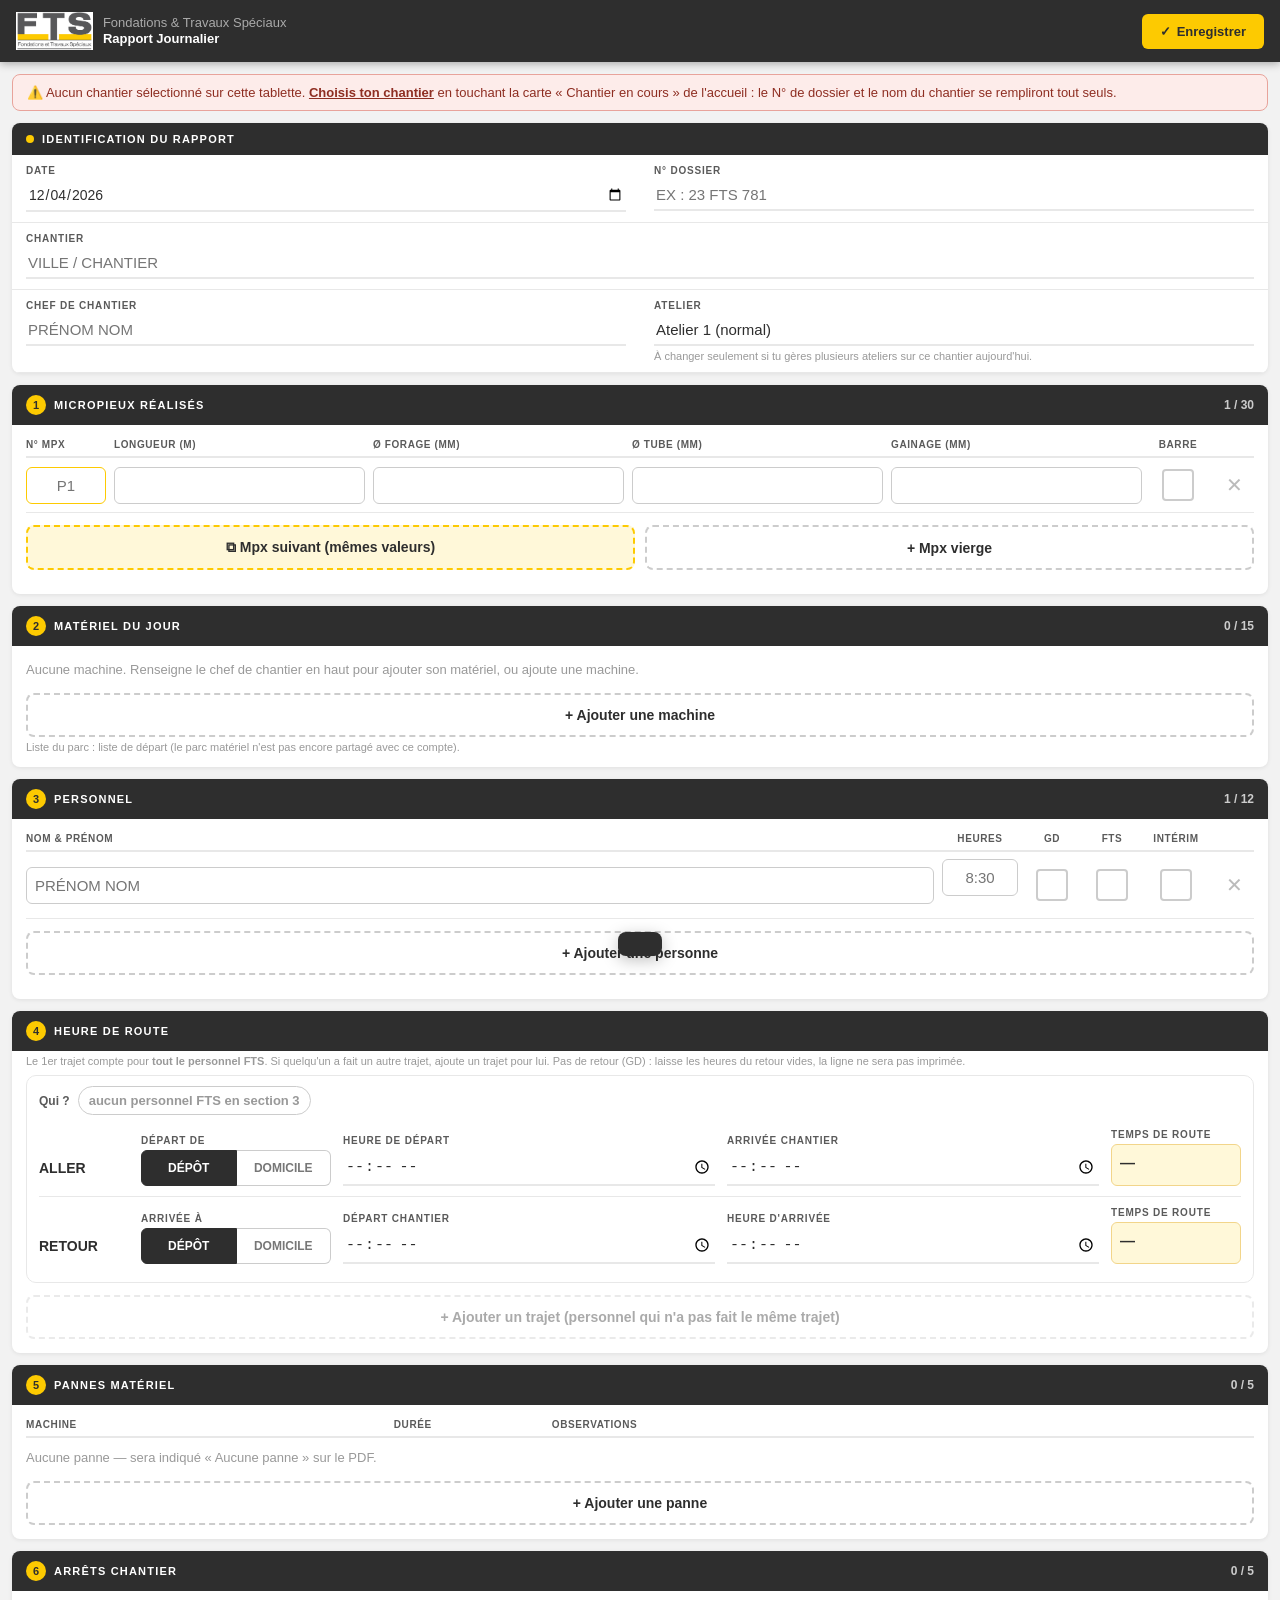
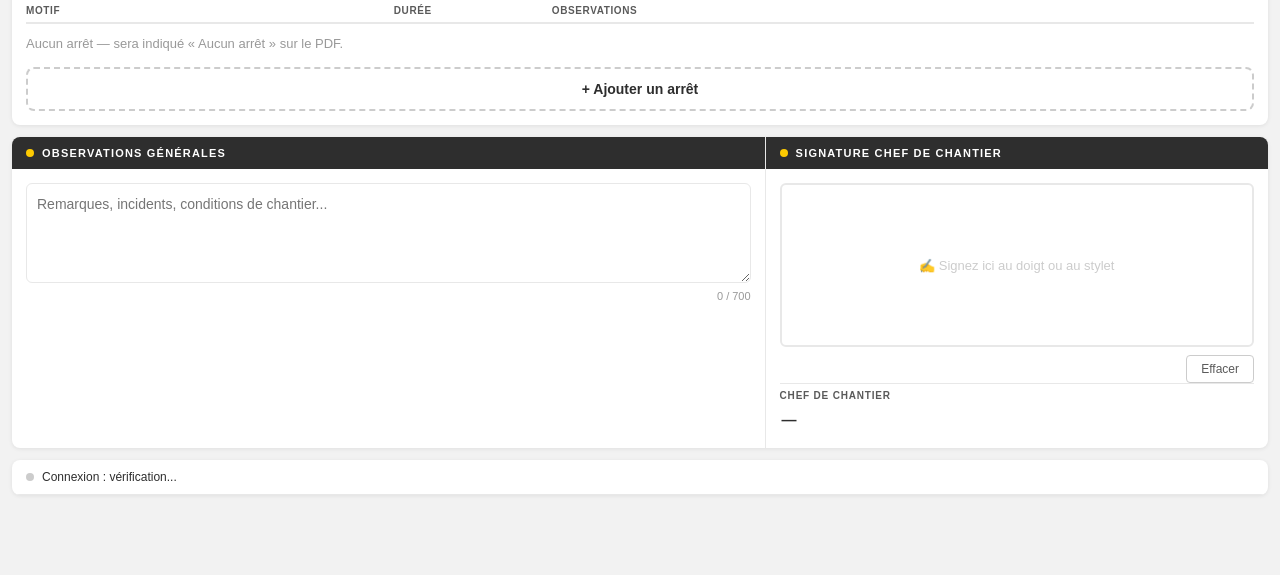
<file: rapport/index.html>
<!DOCTYPE html>
<html lang="fr">
<head>
<meta charset="UTF-8">
<meta name="viewport" content="width=device-width, initial-scale=1.0, maximum-scale=1.0, user-scalable=no">
<meta name="mobile-web-app-capable" content="yes">
<meta name="theme-color" content="#3A3A3A">
<link rel="manifest" href="/manifest_dashboard.json">
<link rel="icon" type="image/png" sizes="192x192" href="/icon-dashboard-192.png">
<script>
if ("serviceWorker" in navigator) { navigator.serviceWorker.register("/sw_dashboard.js").catch(() => {}); }
</script>
<title>Rapport Journalier – FTS</title>
<script src="https://accounts.google.com/gsi/client" async defer></script>
<script src="/lib/jspdf/jspdf.umd.min.js"></script>
<style>
  :root {
    --jaune: #FDCA01;
    --gris-fonce: #2E2E2E;
    --gris-moyen: #5A5A5A;
    --gris-clair: #E8E8E8;
    --blanc: #FFFFFF;
    --bordure: #CCCCCC;
    --rouge: #C0392B;
    --vert: #27AE60;
    --bleu-fts: #1A3A5C;
  }

  * { box-sizing: border-box; margin: 0; padding: 0; }

  body {
    font-family: 'Segoe UI', Arial, sans-serif;
    background: #F2F2F2;
    color: var(--gris-fonce);
    font-size: 14px;
    min-height: 100vh;
  }

  /* HEADER */
  .app-header {
    background: var(--gris-fonce);
    padding: 12px 16px;
    display: flex;
    align-items: center;
    gap: 14px;
    position: sticky;
    top: 0;
    z-index: 100;
    box-shadow: 0 2px 8px rgba(0,0,0,0.3);
  }
  .app-header .logo-bar {
    display: flex;
    align-items: center;
    gap: 10px;
    flex: 1;
  }
  .logo-img { height: 38px; width: auto; display: block; }
  .logo-fts span { color: var(--jaune); }
  .app-title {
    font-size: 13px;
    color: #AAA;
    font-weight: 400;
    line-height: 1.2;
  }
  .btn-valider {
    background: var(--jaune);
    color: var(--gris-fonce);
    border: none;
    padding: 10px 18px;
    border-radius: 6px;
    font-size: 13px;
    font-weight: 700;
    cursor: pointer;
    display: flex;
    align-items: center;
    gap: 6px;
    white-space: nowrap;
    transition: opacity 0.2s;
  }
  .btn-valider:active { opacity: 0.8; }

  /* SECTIONS */
  .section {
    background: var(--blanc);
    margin: 12px;
    border-radius: 8px;
    box-shadow: 0 1px 4px rgba(0,0,0,0.08);
    overflow: hidden;
  }
  .section-title {
    background: var(--gris-fonce);
    color: var(--blanc);
    padding: 10px 14px;
    font-size: 11px;
    font-weight: 700;
    letter-spacing: 1.2px;
    text-transform: uppercase;
    display: flex;
    align-items: center;
    gap: 8px;
  }
  .section-title .dot {
    width: 8px; height: 8px;
    background: var(--jaune);
    border-radius: 50%;
    flex-shrink: 0;
  }

  /* FORM FIELDS */
  .fields-grid {
    display: grid;
    grid-template-columns: 1fr 1fr;
    gap: 0;
  }
  .field-row {
    padding: 10px 14px;
    border-bottom: 1px solid var(--gris-clair);
  }
  .field-row.full { grid-column: 1 / -1; }
  .field-label {
    font-size: 10px;
    font-weight: 700;
    color: var(--gris-moyen);
    text-transform: uppercase;
    letter-spacing: 0.8px;
    margin-bottom: 4px;
  }
  input[type="text"], input[type="date"], input[type="number"], select, textarea {
    font-family: inherit; /* sinon le textarea prend la police machine à écrire du navigateur */
    width: 100%;
    border: none;
    border-bottom: 2px solid var(--gris-clair);
    padding: 6px 2px;
    font-size: 15px;
    color: var(--gris-fonce);
    background: transparent;
    outline: none;
    border-radius: 0;
    transition: border-color 0.2s;
    -webkit-appearance: none;
  }
  input:focus, select:focus, textarea:focus {
    border-bottom-color: var(--jaune);
  }
  input[type="date"] { font-size: 14px; }

  /* TABLE PIEUX */
  .table-scroll { overflow-x: auto; -webkit-overflow-scrolling: touch; }
  table { width: 100%; border-collapse: collapse; min-width: 680px; }
  thead th {
    background: var(--gris-fonce);
    color: var(--blanc);
    padding: 7px 5px;
    font-size: 10px;
    font-weight: 700;
    text-align: center;
    letter-spacing: 0.5px;
    border: 1px solid #444;
  }
  thead th.jaune { background: var(--jaune); color: var(--gris-fonce); }
  tbody tr { border-bottom: 1px solid var(--gris-clair); }
  tbody tr:nth-child(even) { background: #FAFAFA; }
  tbody td {
    padding: 2px 3px;
    border-right: 1px solid var(--gris-clair);
    vertical-align: middle;
  }
  tbody td input[type="text"], tbody td input[type="number"] {
    padding: 6px 4px;
    font-size: 13px;
    text-align: center;
    border-bottom: 1px solid transparent;
  }
  tbody td input:focus { border-bottom-color: var(--jaune); }
  tbody td select {
    font-size: 12px;
    padding: 5px 2px;
  }
  .td-check {
    text-align: center;
    cursor: pointer;
    padding: 0 !important;
  }
  .check-cell {
    display: flex;
    align-items: center;
    justify-content: center;
    width: 100%;
    height: 36px;
    cursor: pointer;
    user-select: none;
    -webkit-tap-highlight-color: transparent;
  }
  .check-cell input[type="checkbox"] { display: none; }
  .check-icon {
    width: 28px; height: 28px;
    border: 2px solid var(--bordure);
    border-radius: 4px;
    display: flex; align-items: center; justify-content: center;
    transition: all 0.15s;
    font-size: 18px;
    color: transparent;
    background: var(--blanc);
  }
  .check-cell input:checked + .check-icon {
    background: var(--gris-fonce);
    border-color: var(--gris-fonce);
    color: var(--blanc);
  }

  /* PERSONNEL */
  .personnel-grid {
    display: grid;
    grid-template-columns: 1fr;
    gap: 0;
  }
  .personnel-row {
    display: grid;
    grid-template-columns: 1fr 56px 52px 52px 52px;
    align-items: center;
    padding: 8px 14px;
    gap: 6px;
    border-bottom: 1px solid var(--gris-clair);
  }
  .personnel-header {
    background: #F5F5F5;
    padding: 6px 14px;
  }
  .personnel-header .ph-label {
    font-size: 10px;
    font-weight: 700;
    color: var(--gris-moyen);
    text-transform: uppercase;
    letter-spacing: 0.7px;
    text-align: center;
  }
  .personnel-header .ph-nom { text-align: left; }
  .pers-check {
    display: flex; align-items: center; justify-content: center;
    height: 40px;
    cursor: pointer;
    -webkit-tap-highlight-color: transparent;
    user-select: none;
  }
  .pers-check input[type="checkbox"] { display: none; }
  .pers-check-box {
    width: 32px; height: 32px;
    border: 2px solid var(--bordure);
    border-radius: 4px;
    display: flex; align-items: center; justify-content: center;
    font-size: 20px;
    color: transparent;
    background: var(--blanc);
    transition: all 0.15s;
  }
  .pers-check input:checked + .pers-check-box {
    background: var(--gris-fonce);
    border-color: var(--gris-fonce);
    color: var(--blanc);
  }
  .pers-col-label {
    font-size: 9px;
    font-weight: 700;
    color: #999;
    text-transform: uppercase;
    text-align: center;
    display: block;
    margin-bottom: 2px;
  }

  /* SIGNATURE */
  .sig-zone {
    padding: 14px;
  }
  .sig-canvas-wrap {
    border: 2px solid var(--gris-clair);
    border-radius: 6px;
    background: var(--blanc);
    position: relative;
    touch-action: none;
  }
  #sigCanvas {
    display: block;
    width: 100%;
    height: 160px;
    cursor: crosshair;
    touch-action: none;
  }
  .sig-hint {
    position: absolute;
    top: 50%;
    left: 50%;
    transform: translate(-50%, -50%);
    color: #CCC;
    font-size: 13px;
    pointer-events: none;
    text-align: center;
    transition: opacity 0.3s;
  }
  .sig-actions {
    display: flex;
    justify-content: flex-end;
    margin-top: 8px;
  }
  .btn-clear-sig {
    background: none;
    border: 1px solid var(--bordure);
    color: var(--gris-moyen);
    padding: 6px 14px;
    border-radius: 4px;
    font-size: 12px;
    cursor: pointer;
  }

  /* OBSERVATIONS */
  .obs-wrap { padding: 14px; }
  .obs-wrap textarea {
    border: 1px solid var(--gris-clair);
    border-radius: 6px;
    padding: 10px;
    font-size: 14px;
    min-height: 100px;
    resize: vertical;
    line-height: 1.5;
  }

  /* TOAST */
  #toast {
    position: fixed;
    bottom: 24px;
    left: 50%;
    transform: translateX(-50%) translateY(80px);
    background: var(--gris-fonce);
    color: var(--blanc);
    padding: 12px 22px;
    border-radius: 8px;
    font-size: 14px;
    font-weight: 600;
    box-shadow: 0 4px 16px rgba(0,0,0,0.25);
    transition: transform 0.35s cubic-bezier(0.34,1.56,0.64,1);
    z-index: 9999;
    white-space: nowrap;
    display: flex; align-items: center; gap: 8px;
  }
  #toast.show { transform: translateX(-50%) translateY(0); }
  #toast.success { background: var(--vert); }
  #toast.error { background: var(--rouge); }

  /* MODAL */
  .modal-overlay {
    display: none;
    position: fixed; inset: 0;
    background: rgba(0,0,0,0.55);
    z-index: 500;
    align-items: center; justify-content: center;
  }
  .modal-overlay.open { display: flex; }
  .modal {
    background: var(--blanc);
    border-radius: 12px;
    padding: 24px;
    max-width: 340px;
    width: 90%;
    box-shadow: 0 8px 32px rgba(0,0,0,0.25);
  }
  .modal h3 { font-size: 17px; margin-bottom: 12px; }
  .modal p { color: var(--gris-moyen); font-size: 13px; line-height: 1.5; margin-bottom: 18px; }
  .modal-btns { display: flex; gap: 10px; justify-content: flex-end; }
  .btn-cancel { background: none; border: 1px solid var(--bordure); padding: 8px 16px; border-radius: 6px; cursor: pointer; font-size: 13px; }
  .btn-confirm { background: var(--jaune); border: none; padding: 8px 18px; border-radius: 6px; cursor: pointer; font-size: 13px; font-weight: 700; }

  /* GOOGLE DRIVE CONFIG */
  .drive-status {
    display: flex; align-items: center; gap: 8px;
    padding: 10px 14px;
    font-size: 12px;
    border-bottom: 1px solid var(--gris-clair);
  }
  .drive-dot {
    width: 8px; height: 8px; border-radius: 50%;
    background: #CCC; flex-shrink: 0;
  }
  .drive-dot.connected { background: var(--vert); }
  .drive-dot.error { background: var(--rouge); }
  .btn-drive-connect {
    background: #4285F4; color: #FFF; border: none;
    padding: 7px 14px; border-radius: 5px; font-size: 12px;
    font-weight: 600; cursor: pointer; margin-left: auto;
    display: flex; align-items: center; gap: 6px;
  }
  .btn-drive-connect:disabled { opacity: 0.5; }

  /* NOM CHEF */
  .chef-row {
    padding: 10px 14px;
    border-top: 1px solid var(--gris-clair);
  }

  /* PLACEHOLDER CONFIG DRIVE */
  .config-banner {
    background: #FFF8E1;
    border: 1px solid #FFE082;
    border-radius: 6px;
    padding: 12px 14px;
    margin: 12px;
    font-size: 12px;
    line-height: 1.6;
    color: #5D4037;
  }
  .config-banner strong { display: block; margin-bottom: 4px; font-size: 13px; }
  .config-banner code {
    background: rgba(0,0,0,0.07);
    padding: 1px 5px;
    border-radius: 3px;
    font-family: monospace;
    font-size: 12px;
  }

  /* ─── Rapport v2 : blocs dynamiques (une ligne = une saisie) ─── */
  input[type="time"] {
    width: 100%; border: none; border-bottom: 2px solid var(--gris-clair);
    padding: 6px 2px; font-size: 15px; color: var(--gris-fonce);
    background: transparent; outline: none; border-radius: 0; -webkit-appearance: none;
  }
  .section-title .num {
    background: var(--jaune); color: var(--gris-fonce); border-radius: 50%;
    width: 20px; height: 20px; display: inline-flex; align-items: center; justify-content: center;
    font-size: 11px; letter-spacing: 0; flex-shrink: 0;
  }
  .section-title .compteur { margin-left: auto; font-weight: 600; letter-spacing: 0; text-transform: none; color: #CCC; font-size: 12px; }
  .rj-body { padding: 4px 14px 14px; }
  .rj-head, .rj-line { display: grid; gap: 8px; align-items: center; }
  .rj-head { font-size: 10px; font-weight: 700; color: var(--gris-moyen); text-transform: uppercase; letter-spacing: .6px; padding: 10px 0 6px; border-bottom: 2px solid var(--gris-clair); }
  .rj-line { padding: 7px 0; border-bottom: 1px solid var(--gris-clair); }
  .rj-line input, .rj-line select { border: 1.5px solid var(--bordure); border-radius: 6px; padding: 9px 8px; font-size: 15px; background: #fff; }
  .rj-line input:focus, .rj-line select:focus { border-color: var(--jaune); }
  .rj-pieux .rj-head, .rj-pieux .rj-line { grid-template-columns: 80px repeat(4, minmax(0,1fr)) 56px 40px; }
  .rj-pieux .rj-line input { text-align: center; }
  .rj-pers .rj-head, .rj-pers .rj-line { grid-template-columns: minmax(0,1fr) 76px 52px 52px 60px 40px; }
  /* Rapport PIEUX (20/11/2026) */
  .rj-act .rj-body { display: flex; align-items: center; gap: 12px; flex-wrap: wrap; padding-top: 12px; padding-bottom: 12px; }
  .rj-act .rj-toggle { width: 320px; }
  .rj-ptype { display: flex; align-items: center; gap: 12px; flex-wrap: wrap; padding: 10px 0 4px; }
  .rj-ptype .rj-toggle { width: 320px; }
  .rj-px .rj-head, .rj-px .rj-line { grid-template-columns: 124px repeat(3, minmax(0,1fr)) 190px 76px 82px 40px; align-items: start; }
  .rj-px .rj-head div:not(:first-child) { text-align: center; }
  .rj-px .rj-line input { text-align: center; width: 100%; }
  .rj-px .rj-line .m-choix { text-align: left; border: 1.5px solid var(--bordure); border-radius: 6px; padding: 6px 9px; background: #fff; font-size: 16px; font-weight: 800; color: var(--gris-fonce); cursor: pointer; min-height: 44px; width: 100%; line-height: 1.15; }
  .rj-px .rj-line .m-choix small { display: block; font-size: 10.5px; font-weight: 600; color: #888; font-family: inherit; white-space: nowrap; overflow: hidden; text-overflow: ellipsis; }
  .rj-px .rj-line .rj-del, .rj-bl .rj-line .rj-del, .rj-dz .rj-line .rj-del { margin-top: 2px; }
  .rj-px .rj-calc { text-align: center; font-size: 14px; color: #555; font-weight: 700; padding: 10px 2px; min-height: 44px; }
  .px-sc { border-radius: 6px; padding: 11px 0; text-align: center; font-weight: 800; font-size: 14px; min-height: 44px; background: #F5F5F5; color: #BBB; }
  .px-sc.ok { background: #E3F5EA; color: #1E7E46; } .px-sc.mo { background: #FFF3D6; color: #A66A00; } .px-sc.ko { background: #FDECEA; color: #C0392B; }
  .px-cr { background: #C0392B; color: #fff; font-size: 10px; font-weight: 800; border-radius: 4px; padding: 1px 5px; vertical-align: middle; margin-left: 4px; }
  .px-rf { background: #3A86FF; color: #fff; font-size: 10px; font-weight: 800; border-radius: 4px; padding: 1px 5px; vertical-align: middle; margin-left: 4px; }
  .px-hn { background: #888; color: #fff; font-size: 10px; font-weight: 800; border-radius: 4px; padding: 1px 5px; vertical-align: middle; margin-left: 4px; }
  .px-r { display: flex; align-items: center; margin-top: 4px; border: 1.5px solid var(--bordure); border-radius: 6px; overflow: hidden; height: 30px; }
  .px-r button { width: 34px; height: 100%; border: 0; background: #F5F5F5; font-weight: 800; font-size: 16px; color: #555; cursor: pointer; }
  .px-r span { flex: 1; text-align: center; font-size: 12px; font-weight: 800; color: #999; }
  .px-r.on { border-color: #3A86FF; } .px-r.on span { color: #3A86FF; }
  .h-vu.ecart { color: #D98A00; font-weight: 700; } .h-vu.ant { color: #3A86FF; font-weight: 700; }
  .rj-line input.a-saisir { border-color: #E8B923; background: #FFFDF2; }
  .rj-bl .rj-head, .rj-bl .rj-line { grid-template-columns: 120px minmax(0,2fr) 96px 96px 140px 96px 40px; }
  .rj-bl .rj-head div:not(:nth-child(2)) { text-align: center; }
  .rj-bl .rj-line input { text-align: center; } .rj-bl .rj-line input.b-classe { text-align: left; }
  .rj-dz .rj-head, .rj-dz .rj-line { grid-template-columns: minmax(0,1fr) 140px 40px; }
  .rj-dz .rj-line input { text-align: center; } .rj-dz .rj-line input.z-camion { text-align: left; }
  .rj-kit.ok { background: #E3F5EA; border-color: #A8DDB9; } .rj-kit.mo { background: #FFF3D6; border-color: #F2D58A; }
  .pk-i.fait { opacity: .6; }
  .rj-brouillon { margin: 12px; padding: 10px 14px; border-radius: 8px; background: #EAF2FF; border: 1px solid #A9C6F5; font-size: 13px; color: #1D4E9E; display: flex; align-items: center; gap: 10px; flex-wrap: wrap; }
  .rj-brouillon[hidden] { display: none; }
  .rj-brouillon button { border: 1px solid #A9C6F5; background: #fff; border-radius: 6px; padding: 6px 10px; font-weight: 700; color: #1D4E9E; cursor: pointer; }
  .rj-pers .rj-head div:not(:first-child) { text-align: center; }
  .rj-mat .rj-line { grid-template-columns: minmax(170px,1.3fr) minmax(0,2fr) 64px 40px; }
  .rj-ev .rj-head, .rj-ev .rj-line { grid-template-columns: minmax(0,1.1fr) 150px minmax(0,2fr) 40px; }
  .rj-del { background: none; border: none; color: #BBB; font-size: 20px; cursor: pointer; height: 40px; }
  .rj-del:active { color: var(--rouge); }
  .rj-add { display: flex; gap: 10px; margin-top: 12px; }
  .rj-add button { flex: 1; border: 2px dashed var(--bordure); background: #fff; border-radius: 8px; padding: 12px; font-size: 14px; font-weight: 700; color: var(--gris-fonce); cursor: pointer; }
  .rj-add button.prim { border-color: var(--jaune); background: #FFF8D9; }
  .rj-add button:disabled { opacity: .4; cursor: not-allowed; }
  .rj-total { margin-top: 10px; font-size: 13px; color: var(--gris-moyen); }
  .rj-total b { color: var(--gris-fonce); }
  .rj-vide { padding: 12px 0 4px; font-size: 13px; color: #999; }
  .rj-statuts { display: flex; gap: 6px; }
  .rj-statuts button, .rj-toggle button { flex: 1; border: 1.5px solid var(--bordure); background: #fff; border-radius: 6px; padding: 10px 2px; font-size: 12px; font-weight: 800; color: #777; cursor: pointer; white-space: nowrap; }
  .rj-statuts button.on-TRAVAIL { background: var(--vert); border-color: var(--vert); color: #fff; }
  .rj-statuts button.on-PANNE { background: var(--rouge); border-color: var(--rouge); color: #fff; }
  .rj-statuts button.on-ARRET { background: #888; border-color: #888; color: #fff; }
  .rj-statuts button.on-TRANSPORT { background: #3A86FF; border-color: #3A86FF; color: #fff; }
  .rj-toggle { display: flex; gap: 0; }
  .rj-toggle button { border-radius: 0; }
  .rj-toggle button:first-child { border-radius: 6px 0 0 6px; }
  .rj-toggle button:last-child { border-radius: 0 6px 6px 0; border-left: none; }
  .rj-toggle button.on { background: var(--gris-fonce); border-color: var(--gris-fonce); color: #fff; }
  .rj-toggle button.on.loc { background: var(--jaune); border-color: var(--jaune); color: var(--gris-fonce); }
  .rj-duree { display: flex; gap: 6px; align-items: center; }
  .rj-duree input { width: 62px; text-align: center; }
  .rj-duree select { width: 70px; }
  .rj-duree span { font-weight: 700; color: var(--gris-moyen); }
  .rj-auto { font-size: 11px; font-weight: 700; color: var(--rouge); margin-top: 3px; }
  .rj-trj { border: 1.5px solid var(--gris-clair); border-radius: 10px; padding: 8px 12px; margin-bottom: 10px; }
  .rj-qui { display: flex; flex-wrap: wrap; gap: 6px; align-items: center; padding: 2px 0 4px; }
  .rj-qui .lq { font-size: 12px; font-weight: 700; color: var(--gris-moyen); margin-right: 2px; }
  .t-chips { display: contents; }
  .rj-chip { border: 1.5px solid var(--gris-fonce); background: var(--gris-fonce); color: #fff; border-radius: 999px; padding: 6px 10px; font-size: 13px; font-weight: 700; cursor: pointer; }
  .rj-chip.vide { background: #fff; color: #999; border-color: var(--bordure); cursor: default; font-weight: 600; }
  .rj-qui select { border: 1.5px dashed var(--bordure); border-radius: 999px; padding: 6px 10px; font-size: 13px; font-weight: 700; color: var(--gris-fonce); background: #fff; max-width: 220px; }
  .rj-trj-del { margin-left: auto; border: 0; background: none; color: var(--rouge); font-size: 13px; font-weight: 700; cursor: pointer; padding: 6px; }
  .h-vu { display: block; font-size: 11px; color: #0F766E; text-align: center; margin-top: 2px; min-height: 13px; }
  .h-vu.ko { color: var(--rouge); }
  .rj-traj { display: grid; grid-template-columns: 90px 190px 1fr 1fr 130px; gap: 12px; align-items: end; padding: 10px 0; border-bottom: 1px solid var(--gris-clair); }
  .rj-traj:last-child { border-bottom: none; }
  .rj-traj .lbl { font-weight: 800; font-size: 14px; padding-bottom: 10px; }
  .rj-calc { background: #FFF8D9; border: 1.5px solid #F2D58A; border-radius: 6px; padding: 9px 8px; font-size: 15px; font-weight: 800; min-height: 42px; }
  .rj-fin { display: grid; grid-template-columns: 1.5fr 1fr; gap: 0; margin: 12px; background: #fff; border-radius: 8px; box-shadow: 0 1px 4px rgba(0,0,0,0.08); overflow: hidden; }
  .rj-fin > div:first-child { border-right: 1px solid var(--gris-clair); }
  .rj-hint { font-size: 11px; color: #999; margin-top: 4px; text-align: right; }
  .rj-kit { background: #FFF8D9; border: 1px solid #F2D58A; border-radius: 8px; padding: 9px 12px; font-size: 13px; margin: 10px 0 2px; }
  .rj-mat .rj-line .m-choix { text-align: left; border: 1.5px solid var(--bordure); border-radius: 6px; padding: 7px 10px; background: #fff; font-size: 15px; font-weight: 600; color: var(--gris-fonce); cursor: pointer; min-height: 44px; width: 100%; }
  .m-choix small { display: block; font-size: 11px; font-weight: 500; color: #888; font-family: ui-monospace, Menlo, monospace; }
  .m-type { text-align: center; border-radius: 6px; padding: 10px 0; font-size: 12px; font-weight: 800; background: var(--gris-fonce); color: #fff; }
  .m-type.loc { background: var(--jaune); color: var(--gris-fonce); }
  .pk-overlay { display: none; position: fixed; inset: 0; background: rgba(0,0,0,.45); z-index: 300; align-items: flex-start; justify-content: center; padding: 24px 12px; }
  .pk-overlay.open { display: flex; }
  .pk-box { background: #fff; border-radius: 12px; width: 100%; max-width: 760px; max-height: calc(100vh - 48px); display: flex; flex-direction: column; overflow: hidden; border: 2px solid var(--jaune); }
  .pk-head { display: flex; justify-content: space-between; align-items: center; background: var(--gris-fonce); color: #fff; padding: 12px 14px; font-weight: 700; }
  .pk-close { background: none; border: none; color: #fff; font-size: 20px; cursor: pointer; }
  .pk-search { padding: 12px 14px; border-bottom: 1px solid var(--gris-clair); }
  .pk-search input { border: 1.5px solid var(--bordure); border-radius: 8px; padding: 11px 12px; font-size: 16px; }
  .pk-cats { display: flex; gap: 6px; flex-wrap: wrap; padding: 10px 14px; border-bottom: 1px solid var(--gris-clair); }
  .pk-cats button { border: 1px solid var(--bordure); background: #F5F5F5; border-radius: 20px; padding: 7px 11px; font-size: 12px; font-weight: 700; color: #666; cursor: pointer; }
  .pk-cats button.on { background: var(--gris-fonce); border-color: var(--gris-fonce); color: #fff; }
  .pk-list { overflow-y: auto; flex: 1; min-height: 120px; }
  .pk-g { font-size: 11px; font-weight: 800; color: #777; text-transform: uppercase; padding: 10px 14px 4px; background: #FAFAFA; position: sticky; top: 0; }
  .pk-i { display: flex; align-items: center; gap: 10px; width: 100%; text-align: left; border: none; border-bottom: 1px solid #F0F0F0; background: #fff; padding: 12px 14px; font-size: 15px; cursor: pointer; }
  .pk-i:active { background: #FFF8D9; }
  .pk-i .num { font-family: ui-monospace, Menlo, monospace; font-size: 11px; color: #888; width: 100px; flex-shrink: 0; }
  .pk-i .des { font-size: 11px; color: #999; }
  .pk-i .who { margin-left: auto; font-size: 11px; color: #888; white-space: nowrap; }
  .pk-i.dis { opacity: .4; cursor: not-allowed; }
  .pk-vide { padding: 18px 14px; color: #999; font-size: 13px; }
  .pk-loc { padding: 12px 14px; border-top: 2px solid var(--gris-clair); background: #FAFAFA; }
  .pk-btn-loc { background: var(--jaune); border: none; border-radius: 6px; padding: 10px 14px; font-weight: 800; cursor: pointer; white-space: nowrap; }
  @media (max-width: 820px) {
    .rj-mat .rj-line { grid-template-columns: 1fr 64px 40px; }
    .rj-mat .rj-line .rj-statuts { grid-column: 1 / -1; grid-row: 2; }
    .rj-ev .rj-head { display: none; }
    .rj-ev .rj-line { grid-template-columns: 1fr 150px 40px; }
    .rj-ev .rj-line .rj-obs { grid-column: 1 / -1; }
    .rj-ev .rj-line .rj-del { grid-column: 3; grid-row: 1; }
    .rj-traj { grid-template-columns: 1fr 1fr; }
    .rj-traj .lbl { grid-column: 1 / -1; padding-bottom: 0; }
    .rj-fin { grid-template-columns: 1fr; }
    .rj-pieux .rj-head, .rj-pieux .rj-line { grid-template-columns: 64px repeat(4, minmax(0,1fr)) 48px 34px; gap: 5px; }
    .rj-px .rj-head { display: none; }
    .rj-px .rj-line { grid-template-columns: 110px repeat(3, minmax(0,1fr)) 34px; gap: 5px; }
    .rj-px .rj-line > :nth-child(1) { grid-column: 1; grid-row: 1 / span 2; }
    .rj-px .rj-line > :nth-child(5) { grid-column: 2; grid-row: 2; }
    .rj-px .rj-line > :nth-child(6) { grid-column: 3; grid-row: 2; }
    .rj-px .rj-line > :nth-child(7) { grid-column: 4; grid-row: 2; }
    .rj-px .rj-line .rj-del { grid-column: 5; grid-row: 1; }
    .rj-bl .rj-head { display: none; }
    .rj-bl .rj-line { grid-template-columns: 100px repeat(3, minmax(0,1fr)) 34px; gap: 6px; }
    .rj-bl .rj-line > :nth-child(1) { grid-column: 1; grid-row: 1; } .rj-bl .rj-line > :nth-child(2) { grid-column: 2 / 5; grid-row: 1; }
    .rj-bl .rj-line > :nth-child(3) { grid-column: 1; grid-row: 2; } .rj-bl .rj-line > :nth-child(4) { grid-column: 2; grid-row: 2; }
    .rj-bl .rj-line > :nth-child(5) { grid-column: 3; grid-row: 2; } .rj-bl .rj-line > :nth-child(6) { grid-column: 4; grid-row: 2; }
    .rj-bl .rj-line .rj-del { grid-column: 5; grid-row: 1; }
  }
</style>
</head>
<body>

<!-- HEADER -->
<header class="app-header">
  <a href="/index.html" class="logo-bar" style="text-decoration:none;color:inherit;cursor:pointer" aria-label="Retour au dashboard">
    <img id="headerLogo" class="logo-img" alt="FTS">
    <div class="app-title">Fondations & Travaux Spéciaux<br><strong style="color:#fff">Rapport Journalier<span id="titreActivite"></span></strong></div>
  </a>
  <button class="btn-valider" onclick="validerRapport()">
    <span>✓</span> Enregistrer
  </button>
</header>

<div id="chantierManquant" hidden style="margin:12px;padding:10px 14px;border-radius:8px;background:#FDECEA;border:1px solid #E8A39B;font-size:13px;color:#8E2E22;">⚠️ Aucun chantier sélectionné sur cette tablette. <a href="/index.html#chantiers" style="color:#8E2E22;font-weight:700">Choisis ton chantier</a> en touchant la carte « Chantier en cours » de l'accueil : le N° de dossier et le nom du chantier se rempliront tout seuls.</div>
<div id="boiteEnvoi" style="margin:0 12px"></div>
<div class="rj-brouillon" id="bandeauBrouillon" hidden></div>
<datalist id="dl_personnel"></datalist>
<div id="modifBanner" hidden style="margin:12px;padding:10px 14px;border-radius:8px;background:#FEF8E4;border:1px solid #E8B923;font-size:13px;color:#8A6D00;">⚠️ Tu modifies un rapport déjà existant pour cette date : en enregistrant, il remplacera entièrement celui de ce chef et de cet atelier (matériel, personnel, pieux…). Les rapports des autres ateliers du chantier ne sont pas touchés.</div>

<!-- SECTION 0 : IDENTIFIANT -->
<div class="section">
  <div class="section-title"><span class="dot"></span>Identification du rapport</div>
  <div class="fields-grid">
    <div class="field-row">
      <div class="field-label">Date</div>
      <input type="date" id="date" required>
    </div>
    <div class="field-row">
      <div class="field-label">N° Dossier</div>
      <input type="text" id="dossier" placeholder="ex : 23 FTS 781" style="text-transform:uppercase">
    </div>
    <div class="field-row full">
      <div class="field-label">Chantier</div>
      <input type="text" id="chantier" placeholder="VILLE / CHANTIER" style="text-transform:uppercase">
    </div>
    <div class="field-row">
      <div class="field-label">Chef de chantier</div>
      <input type="text" id="nomChef" list="listeChefs" placeholder="Prénom NOM" autocomplete="off">
      <datalist id="listeChefs">
        <option value="HAMID ABBOUCHE">
        <option value="CÉDRIC BERGADIEU">
        <option value="FRÉDÉRIC BOURBON">
        <option value="JEFF CORBELLA">
        <option value="DAVID DIAS">
        <option value="BRUNO LABARTHE">
        <option value="HUGO LAJUS">
        <option value="ROGER RAIDI">
        <option value="ROMAIN SEREMPIOUQUE">
      </datalist>
    </div>
    <div class="field-row">
      <div class="field-label">Atelier</div>
      <select id="atelierNum">
        <option value="1">Atelier 1 (normal)</option>
        <option value="2">Atelier 2 — même chef, 2e atelier</option>
        <option value="3">Atelier 3 — même chef, 3e atelier</option>
      </select>
      <div class="rj-hint" style="text-align:left">À changer seulement si tu gères plusieurs ateliers sur ce chantier aujourd'hui.</div>
    </div>
  </div>
</div>

<!-- ACTIVITÉ DU RAPPORT : chantier avec micropieux ET pieux (20/11/2026) -->
<div class="section rj-act" id="secActivite" hidden>
  <div class="rj-body">
    <div class="field-label" style="margin:0">Rapport</div>
    <div class="rj-toggle" id="toggleActivite"><button type="button" data-v="MICROPIEUX">MICROPIEUX</button><button type="button" data-v="PIEUX">PIEUX</button></div>
    <span class="rj-hint" id="activiteNote" style="margin:0;text-align:left"></span>
  </div>
</div>

<!-- 1 : MICROPIEUX -->
<div class="section rj-pieux" id="secMicropieux">
  <div class="section-title"><span class="num">1</span>Micropieux réalisés<span class="compteur" id="cptPieux"></span></div>
  <div class="rj-body">
    <div class="rj-head"><div>N° Mpx</div><div>Longueur (m)</div><div>Ø forage (mm)</div><div>Ø tube (mm)</div><div>Gainage (mm)</div><div style="text-align:center">Barre</div><div></div></div>
    <div id="pieuxRows"></div>
    <div class="rj-add">
      <button type="button" class="prim" id="btnPieuSuivant" onclick="pieuSuivant()">⧉ Mpx suivant (mêmes valeurs)</button>
      <button type="button" id="btnPieuVierge" onclick="ajouterPieu()">+ Mpx vierge</button>
    </div>
    <div class="rj-total" id="totalPieux"></div>
  </div>
  <datalist id="dl_diametres">
    <option value="60"><option value="73"><option value="88.9"><option value="114">
    <option value="127"><option value="139.7"><option value="177.8">
  </datalist>
</div>

<!-- 1A / 1B / 1C : PIEUX (maquette-rapport-pieux-v2.html validée le 19/11/2026) -->
<div id="secPieux" hidden>
<div class="section rj-px">
  <div class="section-title"><span class="num">1A</span>Pieux réalisés<span class="compteur" id="cptPx"></span></div>
  <div class="rj-body">
    <div class="rj-ptype"><span class="field-label" style="margin:0">Type de pieu</span>
      <div class="rj-toggle" id="toggleTypePieu"><button type="button" class="on" data-v="TARIÈRE CREUSE">TARIÈRE CREUSE</button><button type="button" data-v="INCLUSION">INCLUSION</button></div>
      <span class="rj-hint" style="margin:0">un seul choix pour la journée</span></div>
    <div class="rj-kit" id="ndcInfo" hidden></div>
    <div class="rj-head"><div>N° Px</div><div>Ø EXE (mm)</div><div>Lg EXE (m)</div><div>Vol réel (m³)</div><div>Ferraillage</div><div>Vol théo</div><div>Surconso</div><div></div></div>
    <div id="pxRows"></div>
    <div class="rj-add">
      <button type="button" class="prim" id="btnPxSuivant" onclick="pxSuivant()">⧉ Px suivant (repère NDC suivant non fait)</button>
      <button type="button" id="btnPxChoisir" onclick="ouvrirChoixPx()">+ Px (choisir le repère)</button>
    </div>
    <div class="rj-total" id="totalPx"></div>
  </div>
</div>
<div class="section rj-bl">
  <div class="section-title"><span class="num">1B</span>Livraison toupie<span class="compteur" id="cptBl"></span></div>
  <div class="rj-body">
    <div class="rj-head"><div>N° BL</div><div>Classe béton</div><div>Volume (m³)</div><div>Retour (m³)</div><div>Éprouvette</div><div>Slump (mm)</div><div></div></div>
    <div id="blRows"></div>
    <div class="rj-vide" id="videBl">Aucune toupie.</div>
    <div class="rj-kit" id="controleBeton" hidden></div>
    <div class="rj-add">
      <button type="button" class="prim" id="btnBlSuivant" onclick="blSuivant()">⧉ BL suivant (même classe)</button>
      <button type="button" id="btnBlVierge" onclick="ajouterBl()">+ BL vierge</button>
    </div>
  </div>
  <datalist id="dl_classes_beton">
    <option value="C30/37 dosé à 350 kg XC2 S4"><option value="XA1 C30/37 dosé à 350 kg de ciment"><option value="XA2 C35/45 dosé à 350 kg">
    <option value="C08/10 X0 S4 (béton maigre)"><option value="C30/37 XC2 CEM II 42,5 (ou équivalent) 350 kg - D16 et D20">
  </datalist>
</div>
<div class="section rj-dz">
  <div class="section-title"><span class="num">1C</span>Déblais<span class="compteur" id="cptDz"></span></div>
  <div class="rj-body">
    <div class="rj-head"><div>Type de camion</div><div>Nbr de tours</div><div></div></div>
    <div id="dzRows"></div>
    <div class="rj-vide" id="videDz">Aucun camion.</div>
    <div class="rj-add"><button type="button" id="btnDz" onclick="ajouterDeblais()">+ Ajouter un camion</button></div>
  </div>
  <datalist id="dl_camions"><option value="6×4"><option value="8×4"><option value="SEMI BENNE"><option value="4×2"></datalist>
</div>
</div>

<!-- CHOIX DU REPÈRE (même fenêtre que le choix de machine) -->
<div class="pk-overlay" id="pxOverlay">
  <div class="pk-box">
    <div class="pk-head"><span id="pxTitre">Choisir un pieu</span><button type="button" class="pk-close" onclick="fermerChoixPx()">✕</button></div>
    <div class="pk-search"><input type="text" id="pxRecherche" placeholder="🔍 Rechercher un repère (ex : 44, 31B…)" autocomplete="off"></div>
    <div class="pk-cats" id="pxCats"></div>
    <div class="pk-list" id="pxList"></div>
    <div class="pk-loc">
      <div class="field-label" style="margin-bottom:6px">Pieu hors NDC (supplémentaire)</div>
      <div style="display:flex;gap:8px">
        <input type="text" id="pxHors" placeholder="Repère, ex : 28 BIS" autocomplete="off" style="flex:1;border:1.5px solid var(--bordure);border-radius:6px;padding:10px;text-transform:uppercase">
        <button type="button" class="pk-btn-loc" onclick="choisirPxHorsNdc()">+ Ajouter hors NDC</button>
      </div>
    </div>
  </div>
</div>

<!-- 2 : MATÉRIEL -->
<div class="section rj-mat">
  <div class="section-title"><span class="num">2</span>Matériel du jour<span class="compteur" id="cptMat"></span></div>
  <div class="rj-body">
    <div class="rj-kit" id="kitInfo" hidden></div>
    <div id="matRows"></div>
    <div class="rj-vide" id="videMat">Aucune machine. Renseigne le chef de chantier en haut pour ajouter son matériel, ou ajoute une machine.</div>
    <div class="rj-add"><button type="button" id="btnMat" onclick="ouvrirChoixMachine()">+ Ajouter une machine</button></div>
    <div class="rj-hint" id="parcSource" style="text-align:left"></div>
  </div>
</div>

<!-- SÉLECTEUR DE MACHINE (parc matériel FTS + location) -->
<div class="pk-overlay" id="pkOverlay">
  <div class="pk-box">
    <div class="pk-head"><span id="pkTitre">Choisir une machine</span><button type="button" class="pk-close" onclick="fermerChoixMachine()">✕</button></div>
    <div class="pk-search"><input type="text" id="pkRecherche" placeholder="🔍 Rechercher (ex : futuro, ma12, groupe…)" autocomplete="off"></div>
    <div class="pk-cats" id="pkCats"></div>
    <div class="pk-list" id="pkList"></div>
    <div class="pk-loc">
      <div class="field-label" style="margin-bottom:6px">Matériel de location</div>
      <div style="display:flex;gap:8px">
        <input type="text" id="pkLoc" list="dl_location" placeholder="TELESCO 17M, PELLE 8T… ou nom libre" autocomplete="off" style="flex:1;border:1.5px solid var(--bordure);border-radius:6px;padding:10px">
        <button type="button" class="pk-btn-loc" onclick="choisirLocation()">+ Ajouter en LOC</button>
      </div>
      <datalist id="dl_location"></datalist>
    </div>
  </div>
</div>

<!-- 3 : PERSONNEL -->
<div class="section rj-pers">
  <div class="section-title"><span class="num">3</span>Personnel<span class="compteur" id="cptPers"></span></div>
  <div class="rj-body">
    <div class="rj-head"><div>Nom &amp; prénom</div><div>Heures</div><div>GD</div><div>FTS</div><div>Intérim</div><div></div></div>
    <div id="persRows"></div>
    <div class="rj-add"><button type="button" id="btnPers" onclick="ajouterPersonne()">+ Ajouter une personne</button></div>
    <div class="rj-total" id="totalPers"></div>
  </div>
</div>

<!-- 4 : HEURE DE ROUTE (un trajet par groupe de personnes, 18/11/2026) -->
<div class="section">
  <div class="section-title"><span class="num">4</span>Heure de route</div>
  <div class="rj-body">
    <div class="rj-hint" style="text-align:left;margin:0 0 8px">Le 1er trajet compte pour <b>tout le personnel FTS</b>. Si quelqu'un a fait un autre trajet, ajoute un trajet pour lui. Pas de retour (GD) : laisse les heures du retour vides, la ligne ne sera pas imprimée.</div>
    <div id="trajets"></div>
    <div class="rj-add"><button type="button" id="btnTrajet" onclick="ajouterTrajet()">+ Ajouter un trajet (personnel qui n'a pas fait le même trajet)</button></div>
  </div>
</div>

<!-- 5 : PANNES MATÉRIEL -->
<div class="section rj-ev">
  <div class="section-title"><span class="num">5</span>Pannes matériel<span class="compteur" id="cptPannes"></span></div>
  <div class="rj-body">
    <div class="rj-head"><div>Machine</div><div>Durée</div><div>Observations</div><div></div></div>
    <div id="panneRows"></div>
    <div class="rj-vide" id="videPannes">Aucune panne — sera indiqué « Aucune panne » sur le PDF.</div>
    <div class="rj-add"><button type="button" id="btnPanne" onclick="ajouterPanne()">+ Ajouter une panne</button></div>
  </div>
</div>

<!-- 6 : ARRÊTS CHANTIER -->
<div class="section rj-ev">
  <div class="section-title"><span class="num">6</span>Arrêts chantier<span class="compteur" id="cptArrets"></span></div>
  <div class="rj-body">
    <div class="rj-head"><div>Motif</div><div>Durée</div><div>Observations</div><div></div></div>
    <div id="arretRows"></div>
    <div class="rj-vide" id="videArrets">Aucun arrêt — sera indiqué « Aucun arrêt » sur le PDF.</div>
    <div class="rj-add"><button type="button" id="btnArret" onclick="ajouterArret()">+ Ajouter un arrêt</button></div>
  </div>
  <datalist id="dl_motifs">
    <option value="Attente béton"><option value="Attente coulis / matériaux"><option value="Météo">
    <option value="Attente client / MOE"><option value="Accès chantier"><option value="Réseau / obstacle">
    <option value="Implantation"><option value="Autre">
  </datalist>
</div>

<!-- OBSERVATIONS + SIGNATURE -->
<div class="rj-fin">
  <div>
    <div class="section-title" style="border-radius:0"><span class="dot"></span>Observations générales</div>
    <div class="obs-wrap">
      <textarea id="observations" maxlength="700" placeholder="Remarques, incidents, conditions de chantier..."></textarea>
      <div class="rj-hint" id="obsCompteur">0 / 700</div>
    </div>
  </div>
  <div>
    <div class="section-title" style="border-radius:0"><span class="dot"></span>Signature chef de chantier</div>
    <div class="sig-zone">
      <div class="sig-canvas-wrap">
        <canvas id="sigCanvas"></canvas>
        <div class="sig-hint" id="sigHint">✍️ Signez ici au doigt ou au stylet</div>
      </div>
      <div class="sig-actions">
        <button class="btn-clear-sig" onclick="clearSig()">Effacer</button>
      </div>
      <div class="chef-row" style="padding:6px 0 0 0">
        <div class="field-label">Chef de chantier</div>
        <div id="sigNomChef" style="font-weight:700;font-size:15px;padding:6px 2px">—</div>
      </div>
    </div>
  </div>
</div>

<!-- STATUT CONNEXION (partagée avec le dashboard — se connecter se fait
     depuis la page principale, pas ici, comme pour les autres modules) -->
<div class="section" style="margin-bottom:80px">
  <div class="drive-status">
    <div class="drive-dot" id="driveDot"></div>
    <span id="driveLabel">Connexion : vérification...</span>
  </div>
</div>

<!-- TOAST -->
<div id="toast"></div>

<!-- MODAL CONFIRMATION -->
<div class="modal-overlay" id="modalOverlay">
  <div class="modal">
    <h3>📄 Enregistrer le rapport ?</h3>
    <p id="modalMsg">Le rapport sera généré en PDF et enregistré sur Google Drive.</p>
    <div class="modal-btns">
      <button class="btn-cancel" onclick="closeModal()">Annuler</button>
      <button class="btn-confirm" onclick="confirmerEnvoi()">Confirmer</button>
    </div>
  </div>
</div>

<!-- ALERTE RAPPORT DÉJÀ EXISTANT -->
<div class="modal-overlay" id="modalRapportExistant">
  <div class="modal" style="border-top:5px solid #C0392B;max-width:400px">
    <h3>⚠️ Un rapport existe déjà</h3>
    <p style="margin-bottom:16px">Un rapport journalier a déjà été enregistré pour ce chantier à cette date. Si tu continues, il sera remplacé par celui-ci.</p>
    <div class="modal-btns">
      <button class="btn-cancel" onclick="fermerAlerteRapportExistant()">Modifier</button>
      <button class="btn-confirm" onclick="confirmerRemplacementRapport()" style="background:#C0392B;color:#fff">Oui, remplacer</button>
    </div>
  </div>
</div>

<!-- ALERTE PIEUX DÉJÀ RÉALISÉS -->
<div class="modal-overlay" id="modalDoublonPieux">
  <div class="modal" style="border-top:5px solid #C0392B;max-width:400px">
    <h3>⚠️ Numéro(s) de pieu déjà utilisé(s)</h3>
    <p style="margin-bottom:10px">Ces pieux ont déjà été réalisés un autre jour sur ce chantier — vérifie qu'il ne s'agit pas d'une erreur de numérotation avant de continuer :</p>
    <p id="doublonPieuxListe" style="background:#FDECEA;border-radius:6px;padding:10px;font-size:13px;font-weight:600;color:#8E2E22;margin-bottom:16px"></p>
    <div class="modal-btns">
      <button class="btn-cancel" onclick="fermerAlerteDoublons()">Modifier</button>
      <button class="btn-confirm" onclick="confirmerMalgreDoublons()" style="background:#C0392B;color:#fff">Confirmer quand même</button>
    </div>
  </div>
</div>

<!-- ALERTE STATUT MATÉRIEL MANQUANT -->
<div class="modal-overlay" id="modalStatutManquant">
  <div class="modal" style="border-top:5px solid #E8B923;max-width:400px">
    <h3>⚠️ Statut manquant</h3>
    <p style="margin-bottom:10px">Ces machines n'ont pas de statut renseigné (TRAVAIL / PANNE / ARRÊT / TRANSPORT) — le pointage matériel du jour sera incomplet pour elles si tu continues :</p>
    <p id="statutManquantListe" style="background:#FEF8E4;border-radius:6px;padding:10px;font-size:13px;font-weight:600;color:#8A6D00;margin-bottom:16px"></p>
    <div class="modal-btns">
      <button class="btn-cancel" onclick="fermerAlerteStatutManquant()">Modifier</button>
      <button class="btn-confirm" onclick="confirmerMalgreStatutManquant()" style="background:#E8B923;color:#3A2E00">Confirmer quand même</button>
    </div>
  </div>
</div>

<!-- QUESTION (oui / non) -->
<div class="modal-overlay" id="modalQuestion">
  <div class="modal" style="border-top:5px solid #E8B923;max-width:420px">
    <h3 id="questionTitre"></h3>
    <p id="questionTexte" style="margin-bottom:16px"></p>
    <div class="modal-btns">
      <button class="btn-cancel" id="questionNon">Annuler</button>
      <button class="btn-confirm" id="questionOui"></button>
    </div>
  </div>
</div>

<script src="/js/auth.js"></script>
<script src="/js/drive.js"></script>
<script src="/js/sheets.js"></script>
<script src="/js/calendar.js"></script>
<script src="/js/parc-materiel.js"></script>
<script src="/js/personnel.js"></script>
<script src="/js/boite-envoi.js"></script>
<script src="/js/ndc-pieux.js"></script>
<script>
// ─── Logo FTS officiel (base64, 425×210 px) ──────────────────
const LOGO_B64 = '[data-uri]';

// ─── Données métier ────────────────────────────────────────────
// Plafonds : garantissent que le PDF ne dépasse jamais 2 pages (recto-verso),
// même avec tous les blocs remplis au maximum.
const MAX = { pieux: 30, mat: 15, pers: 12, pannes: 5, arrets: 5 };

const STATUTS = [
  ['TRAVAIL',   '✓ TRAVAIL'],
  ['PANNE',     '✗ PANNE'],
  ['ARRET',     '● ARRÊT'],
  ['TRANSPORT', '→ TRANS.'],
];

let sigDrawing = false;
let sigHasContent = false;
let sigSavedDataUrl = null;   // ← image sauvegardée après chaque trait
const sigCtx = document.getElementById('sigCanvas').getContext('2d');
let rjSeq = 0;                // identifiant unique des lignes dynamiques

// ─── Init ──────────────────────────────────────────────────────
document.addEventListener('DOMContentLoaded', () => {
  // Date du jour par défaut, en heure LOCALE (surtout pas toISOString/valueAsDate,
  // qui utilisent l'UTC et peuvent afficher la veille en pleine nuit en France l'été).
  // Sauf si un ?date=AAAA-MM-JJ est fourni (ex : depuis "Modifier ce rapport"
  // sur la page détail chantier) — dans ce cas on l'utilise à la place.
  {
    const dateParam = new URLSearchParams(window.location.search).get('date');
    if (dateParam) {
      document.getElementById('date').value = dateParam;
      document.getElementById('modifBanner').hidden = false;
      // « Modifier ce rapport » : chef et atelier du rapport à remplacer
      const p = new URLSearchParams(window.location.search);
      if (p.get('chef')) { try { localStorage.setItem('fts_dernier_chef', p.get('chef').toUpperCase()); } catch (e) {} }
      if (p.get('atelier')) document.getElementById('atelierNum').value = p.get('atelier');
    } else {
      const n = new Date();
      const isoLocal = n.getFullYear() + '-' + String(n.getMonth() + 1).padStart(2, '0') + '-' + String(n.getDate()).padStart(2, '0');
      document.getElementById('date').value = isoLocal;
    }
  }
  document.getElementById('headerLogo').src = LOGO_B64;

  // Forcer MAJUSCULES sur dossier, chantier et nom du chef
  ['dossier', 'chantier', 'nomChef'].forEach((id) => forcerMajuscules(document.getElementById(id)));

  // Lignes de départ : 1 pieu, 1 personne (le reste à la demande). Le
  // matériel part du kit attitré du chef (voir appliquerKitChef).
  ajouterPieu();
  ajouterPersonne();

  // Chef de chantier : mémorisé sur la tablette, il déclenche l'ajout de
  // son matériel attitré (modifiable ensuite).
  const nomChefEl = document.getElementById('nomChef');
  try { const dernier = localStorage.getItem('fts_dernier_chef'); if (dernier) nomChefEl.value = dernier; } catch (e) {}
  nomChefEl.addEventListener('input', majNomChefSignature);
  nomChefEl.addEventListener('change', () => {
    try { localStorage.setItem('fts_dernier_chef', nomChefEl.value.trim().toUpperCase()); } catch (e) {}
    kitFige = false;
    appliquerKitChef();
    choisirActiviteAuto();
  });
  majNomChefSignature();
  initChoixMachine();
  // Après FTSAuth.init() (plus bas) : sinon la session Google n'est pas encore
  // restaurée et le parc / le personnel venaient toujours de la copie locale.
  setTimeout(() => { chargerParcPuisKit(); chargerPersonnelEtChef().then(() => choisirActiviteAuto()); }, 0);


  // Heure de route : le 1er trajet (toute l'équipe FTS) est toujours là
  if (!document.querySelector('#trajets .rj-trj')) ajouterTrajet({}, true);

  const obs = document.getElementById('observations');
  obs.addEventListener('input', () => {
    document.getElementById('obsCompteur').textContent = `${obs.value.length} / 700`;
  });

  // Pré-remplissage depuis le chantier actif choisi sur le dashboard
  // (localStorage 'fts_chantier_actif'). Les deux champs restent modifiables.
  try {
    const raw = localStorage.getItem('fts_chantier_actif');
    const actif = raw ? JSON.parse(raw) : null;
    if (actif && actif.name) {
      const spaceIdx = actif.name.search(/\s/);
      const code = spaceIdx > 0 ? actif.name.slice(0, spaceIdx) : actif.name;
      const nom  = spaceIdx > 0 ? actif.name.slice(spaceIdx + 1) : actif.name;
      if (!document.getElementById('dossier').value)  document.getElementById('dossier').value  = code.toUpperCase();
      if (!document.getElementById('chantier').value) document.getElementById('chantier').value = nom.toUpperCase();
    }
  } catch (e) { /* pas de chantier actif : saisie manuelle */ }
  // Pas de chantier actif choisi sur la tablette : on le signale
  if (!document.getElementById('dossier').value.trim() && !document.getElementById('chantier').value.trim()) {
    document.getElementById('chantierManquant').hidden = false;
  }

  initSignature();
  // Boîte d'envoi : rapports gardés sur la tablette faute de réseau
  if (window.FTSBoiteEnvoi) {
    FTSBoiteEnvoi.monterBandeau(document.getElementById('boiteEnvoi'));
    FTSBoiteEnvoi.demarrer();
  }
  majCompteurs();
  // Rapport pieux + brouillon automatique (20/11/2026)
  initPieux();
  const repris = initBrouillon();
  setTimeout(() => { if (!repris) chargerTechniques(); }, 0);

  if (window.FTSAuth) {
    FTSAuth.onAuthChange(async (signedIn) => {
      const dot = document.getElementById('driveDot');
      const label = document.getElementById('driveLabel');
      if (signedIn) {
        const info = await FTSAuth.getUserInfo();
        dot.className = 'drive-dot connected';
        label.textContent = info ? `✓ Connecté (via le dashboard) : ${info.email}` : '✓ Connecté (via le dashboard)';
      } else {
        dot.className = 'drive-dot';
        label.textContent = 'Non connecté — connecte-toi depuis le dashboard';
      }
    });
    FTSAuth.init();
    if (FTSAuth.isSignedIn()) {
      FTSAuth.getUserInfo().then((info) => {
        document.getElementById('driveDot').className = 'drive-dot connected';
        document.getElementById('driveLabel').textContent = info ? `✓ Connecté (via le dashboard) : ${info.email}` : '✓ Connecté (via le dashboard)';
      });
    }
  }
});

function forcerMajuscules(el) {
  if (!el) return;
  el.style.textTransform = 'uppercase';
  el.addEventListener('input', () => {
    const pos = el.selectionStart;
    el.value = el.value.toUpperCase();
    try { el.setSelectionRange(pos, pos); } catch (e) {}
  });
}

function echapperHtml(s) {
  return String(s == null ? '' : s).replace(/[&<>"]/g, (c) => ({ '&': '&amp;', '<': '&lt;', '>': '&gt;', '"': '&quot;' }[c]));
}

function supprimerLigne(id) {
  const el = document.getElementById(id);
  if (el) el.remove();
  majCompteurs();
}

// ─── 1. Micropieux ─────────────────────────────────────────────
function ajouterPieu(v = {}) {
  if (document.querySelectorAll('#pieuxRows .rj-line').length >= MAX.pieux) return;
  const id = 'rjp' + (++rjSeq);
  const div = document.createElement('div');
  div.className = 'rj-line';
  div.id = id;
  div.innerHTML = `
    <input type="text" class="p-num" value="${echapperHtml(v.numero || '')}" placeholder="P1" style="text-transform:uppercase">
    <input type="number" class="p-lg" step="0.01" value="${echapperHtml(v.lg || '')}">
    <input type="number" class="p-df" step="0.01" value="${echapperHtml(v.df || '')}">
    <input type="number" class="p-tp" step="0.01" list="dl_diametres" value="${echapperHtml(v.tp || '')}">
    <input type="number" class="p-gn" step="0.01" list="dl_diametres" value="${echapperHtml(v.gn || '')}">
    <label class="pers-check"><input type="checkbox" class="p-barre" ${v.barre ? 'checked' : ''}><span class="pers-check-box">✓</span></label>
    <button type="button" class="rj-del" onclick="supprimerLigne('${id}')" aria-label="Supprimer">✕</button>`;
  document.getElementById('pieuxRows').appendChild(div);
  const num = div.querySelector('.p-num');
  const df = div.querySelector('.p-df');
  forcerMajuscules(num);
  // Dès qu'un N° de pieu est saisi, Ø forage se met à 250 par défaut (si vide)
  num.addEventListener('input', () => { if (num.value.trim() && !df.value) df.value = '250'; majCompteurs(); });
  div.querySelector('.p-lg').addEventListener('input', majCompteurs);
  majCompteurs();
  if (!v.numero) num.focus({ preventScroll: true });
  return div;
}

// Numéro suivant : incrémente le dernier nombre du numéro (P13 → P14, 2-07 → 2-08)
function numeroSuivant(num) {
  const m = String(num || '').match(/^(.*?)(\d+)(\D*)$/);
  if (!m) return '';
  const n = String(parseInt(m[2], 10) + 1).padStart(m[2].length, '0');
  return m[1] + n + m[3];
}

function pieuSuivant() {
  const lignes = document.querySelectorAll('#pieuxRows .rj-line');
  const der = lignes[lignes.length - 1];
  if (!der) { ajouterPieu(); return; }
  const g = (c) => der.querySelector(c).value;
  ajouterPieu({
    numero: numeroSuivant(g('.p-num')),
    lg: g('.p-lg'), df: g('.p-df'), tp: g('.p-tp'), gn: g('.p-gn'),
    barre: der.querySelector('.p-barre').checked,
  });
}

function getPieux() {
  return Array.from(document.querySelectorAll('#pieuxRows .rj-line')).map((l) => ({
    numero: l.querySelector('.p-num').value.trim().toUpperCase(),
    lg: l.querySelector('.p-lg').value.trim(),
    df: l.querySelector('.p-df').value.trim(),
    tp: l.querySelector('.p-tp').value.trim(),
    gn: l.querySelector('.p-gn').value.trim(),
    barre: l.querySelector('.p-barre').checked,
  })).filter((p) => p.numero);
}

// ─── 2. Matériel (référentiel « Parc matériel FTS ») ──────────
// Chaque ligne porte le N° machine (identifiant) et le nom chantier
// affiché. Les machines FTS viennent uniquement du parc ; le texte libre
// n'est possible que pour la location (LOC).
let pkLigneCible = null;   // ligne à remplacer, ou null = nouvelle ligne
let pkCategorie = 'TOUT';

async function chargerParcPuisKit() {
  const src = document.getElementById('parcSource');
  try {
    const r = await FTSParc.charger();
    src.textContent = (r.source === 'sheet' || r.source === 'liste') ? '' :
      r.source === 'cache' ? 'Liste du parc : copie enregistrée sur la tablette (parc en ligne inaccessible).' :
      'Liste du parc : liste de départ (le parc matériel n\'est pas encore partagé avec ce compte).';
  } catch (e) {
    console.warn('Parc matériel non chargé :', e);
  }
  document.getElementById('dl_location').innerHTML = FTSParc.location().map((l) => `<option value="${echapperHtml(l)}">`).join('');
  // Brouillon repris : le matériel du brouillon fait foi (le kit n'est pas réappliqué)
  if (!kitFige) appliquerKitChef();
}

// Base Personnel FTS : noms proposés dans le rapport, liste des chefs, et
// chef reconnu par l'e-mail du compte Google de la tablette (une tablette
// = un chef). Le champ reste modifiable.
async function chargerPersonnelEtChef() {
  try { await FTSPersonnel.charger(); } catch (e) { console.warn('Base personnel non chargée :', e); }
  document.getElementById('dl_personnel').innerHTML = FTSPersonnel.actifs()
    .map((p) => `<option value="${echapperHtml(FTSPersonnel.nomComplet(p))}">`).join('');
  const chefs = FTSPersonnel.chefs();
  if (chefs.length) {
    document.getElementById('listeChefs').innerHTML = chefs.map((p) => `<option value="${echapperHtml(FTSPersonnel.nomComplet(p))}">`).join('');
  }
  // « Modifier ce rapport » impose son chef : on ne le remplace pas
  if (new URLSearchParams(window.location.search).get('chef')) return;
  try {
    if (!window.FTSAuth || !FTSAuth.isSignedIn()) return;
    const info = await FTSAuth.getUserInfo();
    const chef = info && FTSPersonnel.parEmail(info.email);
    if (!chef) return;
    const nom = FTSPersonnel.nomComplet(chef);
    const el = document.getElementById('nomChef');
    if (FTSPersonnel.cle(el.value) !== FTSPersonnel.cle(nom)) {
      el.value = nom;
      try { localStorage.setItem('fts_dernier_chef', nom); } catch (e) {}
      majNomChefSignature();
      appliquerKitChef();
    }
  } catch (e) { console.warn('Chef non reconnu automatiquement :', e); }
}

function majNomChefSignature() {
  const v = document.getElementById('nomChef').value.trim().toUpperCase();
  document.getElementById('sigNomChef').textContent = v || '—';
}

// Ajoute le matériel attitré du chef. Les lignes ajoutées automatiquement
// et pas encore touchées (aucun statut) sont remplacées si le chef change ;
// tout ce que le chef a saisi lui-même est conservé.
function appliquerKitChef() {
  const chef = document.getElementById('nomChef').value.trim();
  document.querySelectorAll('#matRows .rj-line').forEach((l) => {
    if (l.dataset.auto === '1' && !l.dataset.statut) l.remove();
  });
  const kit = FTSParc.kitDuChef(chef);
  const presents = new Set(getMateriel().map((m) => m.numero).filter(Boolean));
  let ajoutes = 0;
  kit.forEach((m) => {
    if (presents.has(m.numero)) return;
    if (ajouterMachine({ numero: m.numero, nom: m.nom, type: 'FTS', auto: true })) ajoutes++;
  });
  const info = document.getElementById('kitInfo');
  if (kit.length) {
    info.hidden = false;
    info.innerHTML = `⭐ <b>Matériel attitré de ${echapperHtml(chef.toUpperCase())}</b> ajouté automatiquement : retire ce qui n'est pas sur le chantier aujourd'hui (panne, échange d'équipe…).`;
  } else {
    info.hidden = true;
  }
  majCompteurs();
}

function ajouterMachine(v = {}) {
  if (document.querySelectorAll('#matRows .rj-line').length >= MAX.mat) return null;
  const id = 'rjm' + (++rjSeq);
  const div = document.createElement('div');
  div.className = 'rj-line';
  div.id = id;
  div.dataset.statut = '';
  div.innerHTML = `
    <button type="button" class="m-choix"></button>
    <div class="rj-statuts">${STATUTS.map(([val, lbl]) => `<button type="button" data-v="${val}">${lbl}</button>`).join('')}</div>
    <div class="m-type"></div>
    <button type="button" class="rj-del" onclick="supprimerLigne('${id}')" aria-label="Supprimer">✕</button>`;
  document.getElementById('matRows').appendChild(div);
  div.querySelector('.m-choix').addEventListener('click', () => ouvrirChoixMachine(div));
  div.querySelectorAll('.rj-statuts button').forEach((b) =>
    b.addEventListener('click', () => { div.dataset.auto = ''; setStatutMachine(div, b.dataset.v); }));
  definirMachine(div, v);
  if (v.statut) setStatutMachine(div, v.statut, true);
  majCompteurs();
  return div;
}

function definirMachine(div, v) {
  div.dataset.numero = v.numero || '';
  div.dataset.nom = (v.nom || '').toUpperCase();
  div.dataset.type = v.type || 'FTS';
  div.dataset.auto = v.auto ? '1' : '';
  div.querySelector('.m-choix').innerHTML = div.dataset.nom
    ? `${echapperHtml(div.dataset.nom)}<small>${v.numero ? echapperHtml(v.numero) : 'location'}</small>`
    : '<span style="color:#aaa">Choisir une machine</span>';
  const t = div.querySelector('.m-type');
  t.textContent = div.dataset.type;
  t.classList.toggle('loc', div.dataset.type === 'LOC');
}

function setStatutMachine(div, statut, silencieux) {
  div.dataset.statut = statut;
  div.querySelectorAll('.rj-statuts button').forEach((b) => {
    b.className = b.dataset.v === statut ? 'on-' + statut : '';
  });
  // Machine passée en PANNE : on crée la ligne de panne correspondante
  // (si elle n'existe pas déjà) pour que le chef n'ait plus qu'à saisir
  // la durée et l'observation.
  if (statut === 'PANNE' && !silencieux) {
    const nom = div.dataset.nom;
    const dejaLa = getPannesBrutes().some((p) => p.machine.toUpperCase() === nom && nom);
    if (nom && !dejaLa && document.querySelectorAll('#panneRows .rj-line').length < MAX.pannes) {
      ajouterPanne({ machine: nom, auto: true });
    }
  }
}

function getMateriel() {
  const vus = new Set();
  const res = [];
  document.querySelectorAll('#matRows .rj-line').forEach((l) => {
    const nom = l.dataset.nom;
    const k = l.dataset.numero || nom;
    if (!nom || vus.has(k)) return;
    vus.add(k);
    res.push({ numero: l.dataset.numero || '', nom, statut: l.dataset.statut || '', type: l.dataset.type || 'FTS' });
  });
  return res;
}

// ── Sélecteur ──────────────────────────────────────────────────
function initChoixMachine() {
  document.getElementById('pkRecherche').addEventListener('input', rendreChoixMachine);
  document.getElementById('pkOverlay').addEventListener('click', (e) => { if (e.target.id === 'pkOverlay') fermerChoixMachine(); });
  document.getElementById('pkLoc').addEventListener('keydown', (e) => { if (e.key === 'Enter') choisirLocation(); });
}

function ouvrirChoixMachine(ligne) {
  if (!ligne && document.querySelectorAll('#matRows .rj-line').length >= MAX.mat) return;
  pkLigneCible = ligne || null;
  pkCategorie = 'TOUT';
  document.getElementById('pkTitre').textContent = ligne ? 'Changer de machine' : 'Ajouter une machine';
  document.getElementById('pkRecherche').value = '';
  document.getElementById('pkLoc').value = '';
  rendreChoixMachine();
  document.getElementById('pkOverlay').classList.add('open');
  setTimeout(() => document.getElementById('pkRecherche').focus(), 50);
}

function fermerChoixMachine() {
  document.getElementById('pkOverlay').classList.remove('open');
  pkLigneCible = null;
}

function rendreChoixMachine() {
  const dispo = FTSParc.disponibles();
  const cats = FTSParc.CATEGORIES.filter((c) => dispo.some((m) => m.categorie === c));
  document.getElementById('pkCats').innerHTML = ['TOUT', ...cats].map((c) =>
    `<button type="button" class="${c === pkCategorie ? 'on' : ''}" data-c="${echapperHtml(c)}">${echapperHtml(c)}</button>`).join('');
  document.querySelectorAll('#pkCats button').forEach((b) => b.addEventListener('click', () => { pkCategorie = b.dataset.c; rendreChoixMachine(); }));

  const q = document.getElementById('pkRecherche').value.trim().toUpperCase().normalize('NFD').replace(/[̀-ͯ]/g, '');
  const dejaLa = new Set(getMateriel().map((m) => m.numero).filter(Boolean));
  const numCible = pkLigneCible ? pkLigneCible.dataset.numero : '';
  const liste = dispo.filter((m) => (pkCategorie === 'TOUT' || m.categorie === pkCategorie) &&
    (!q || `${m.nom} ${m.numero} ${m.designation}`.normalize('NFD').replace(/[̀-ͯ]/g, '').includes(q)));

  let html = '';
  const ordre = FTSParc.CATEGORIES.concat(cats.filter((c) => !FTSParc.CATEGORIES.includes(c)));
  ordre.forEach((c) => {
    const items = liste.filter((m) => m.categorie === c).sort((x, y) => x.nom.localeCompare(y.nom, 'fr', { numeric: true }));
    if (!items.length) return;
    html += `<div class="pk-g">${echapperHtml(c)}</div>`;
    items.forEach((m) => {
      const pris = dejaLa.has(m.numero) && m.numero !== numCible;
      html += `<button type="button" class="pk-i${pris ? ' dis' : ''}" data-num="${echapperHtml(m.numero)}" ${pris ? 'disabled' : ''}>
        <span class="num">${echapperHtml(m.numero)}</span>
        <span><b>${echapperHtml(m.nom)}</b>${m.designation && m.designation !== m.nom ? `<br><span class="des">${echapperHtml(m.designation)}</span>` : ''}</span>
        <span class="who">${pris ? 'déjà dans le rapport' : m.chef ? 'Équipe ' + echapperHtml(m.chef) : ''}</span>
      </button>`;
    });
  });
  document.getElementById('pkList').innerHTML = html || '<div class="pk-vide">Aucune machine du parc ne correspond. Si c\'est du matériel de location, ajoute-le en bas.</div>';
  document.querySelectorAll('#pkList .pk-i:not(.dis)').forEach((b) => b.addEventListener('click', () => {
    const m = FTSParc.parNumero(b.dataset.num);
    if (m) appliquerChoix({ numero: m.numero, nom: m.nom, type: 'FTS' });
  }));
}

function choisirLocation() {
  const nom = document.getElementById('pkLoc').value.trim().toUpperCase();
  if (!nom) { document.getElementById('pkLoc').focus(); return; }
  // Un nom du parc FTS tapé ici reste une machine FTS (pas de doublon de nom)
  const duParc = FTSParc.parNom(nom);
  appliquerChoix(duParc ? { numero: duParc.numero, nom: duParc.nom, type: 'FTS' } : { numero: '', nom, type: 'LOC' });
}

function appliquerChoix(v) {
  // Machine déjà présente sur une autre ligne : pas de doublon
  const doublon = v.numero && Array.from(document.querySelectorAll('#matRows .rj-line'))
    .some((l) => l !== pkLigneCible && l.dataset.numero === v.numero);
  if (doublon) {
    showToast(`⚠️ ${v.nom} est déjà dans le matériel du jour`, 'error');
    return;
  }
  if (pkLigneCible) {
    const ancienStatut = pkLigneCible.dataset.statut;
    definirMachine(pkLigneCible, v);
    pkLigneCible.dataset.statut = ancienStatut;
  } else {
    ajouterMachine(v);
  }
  fermerChoixMachine();
  majCompteurs();
}

// ─── 3. Personnel ──────────────────────────────────────────────
function ajouterPersonne(v = {}) {
  if (document.querySelectorAll('#persRows .rj-line').length >= MAX.pers) return;
  const id = 'rjh' + (++rjSeq);
  const div = document.createElement('div');
  div.className = 'rj-line';
  div.id = id;
  div.innerHTML = `
    <input type="text" class="h-nom" list="dl_personnel" autocomplete="off" placeholder="PRÉNOM NOM" value="${echapperHtml(v.nom || '')}">
    <div><input type="text" class="h-heures" inputmode="decimal" autocomplete="off" placeholder="8:30" style="text-align:center;width:100%" value="${echapperHtml(v.heures ? texteHeures(lireHeures(v.heures) ?? v.heures) : '')}"><span class="h-vu"></span></div>
    <label class="pers-check"><input type="checkbox" class="h-gd" ${v.gd ? 'checked' : ''}><span class="pers-check-box">✓</span></label>
    <label class="pers-check"><input type="checkbox" class="h-fts" ${v.type === 'FTS' ? 'checked' : ''}><span class="pers-check-box">✓</span></label>
    <label class="pers-check"><input type="checkbox" class="h-int" ${v.type === 'Intérim' ? 'checked' : ''}><span class="pers-check-box">✓</span></label>
    <button type="button" class="rj-del" onclick="supprimerLigne('${id}')" aria-label="Supprimer">✕</button>`;
  document.getElementById('persRows').appendChild(div);
  forcerMajuscules(div.querySelector('.h-nom'));
  // Nom choisi dans la base Personnel FTS : écrit comme dans la base, FTS coché
  div.querySelector('.h-nom').addEventListener('change', (e) => {
    const p = FTSPersonnel.parNom(e.target.value);
    if (!p) return;
    e.target.value = FTSPersonnel.nomComplet(p);
    div.querySelector('.h-fts').checked = true;
    div.querySelector('.h-int').checked = false;
    majCompteurs();
  });
  // FTS et Intérim s'excluent : cocher l'un décoche l'autre
  const fts = div.querySelector('.h-fts'), int = div.querySelector('.h-int');
  fts.addEventListener('change', () => { if (fts.checked) int.checked = false; });
  int.addEventListener('change', () => { if (int.checked) fts.checked = false; });
  ['.h-nom', '.h-heures'].forEach((c) => div.querySelector(c).addEventListener('input', majCompteurs));
  ['.h-fts', '.h-int'].forEach((c) => div.querySelector(c).addEventListener('change', majTrajets));
  majCompteurs();
  return div;
}

function getPersonnel() {
  return Array.from(document.querySelectorAll('#persRows .rj-line')).map((l) => ({
    nom: l.querySelector('.h-nom').value.trim().toUpperCase(),
    // heures en décimal (8:30, 8h30, 8.30 ou 8,5 → « 8.5 ») : additionnables dans le Sheet
    heures: (() => { const h = lireHeures(l.querySelector('.h-heures').value); return h == null ? '' : String(h); })(),
    gd: l.querySelector('.h-gd').checked,
    fts: l.querySelector('.h-fts').checked,
    interim: l.querySelector('.h-int').checked,
  })).filter((p) => p.nom);
}

// ─── Heures du personnel ───────────────────────────────────────
/**
 * Heures saisies → heures décimales (18/11/2026).
 *   8:30, 8h30, 8 h 30, 8.30, 8,30 → 8,5   (deux chiffres après : des minutes)
 *   8,5 ou 8.5                       → 8,5   (un chiffre après : décimal)
 *   8, 8h                            → 8
 * Retourne null si la saisie n'est pas comprise.
 */
function lireHeures(txt) {
  const t = String(txt == null ? '' : txt).trim().toLowerCase().replace(/\s+/g, '');
  if (!t) return null;
  let m = t.match(/^(\d{1,2})(?:h|:)(\d{1,2})?$/) || t.match(/^(\d{1,2})h(\d{2})$/);
  if (m) { const mn = Number(m[2] || 0); return mn < 60 ? Math.round((Number(m[1]) + mn / 60) * 100) / 100 : null; }
  m = t.match(/^(\d{1,2})[.,](\d+)$/);
  if (m) {
    if (m[2].length === 2 && Number(m[2]) < 60) return Math.round((Number(m[1]) + Number(m[2]) / 60) * 100) / 100;
    return Math.round(parseFloat(`${m[1]}.${m[2]}`) * 100) / 100;
  }
  if (/^\d{1,2}$/.test(t)) return Number(t);
  return null;
}
/** 8.5 → « 8:30 » (pour remettre une heure enregistrée dans la case) */
function texteHeures(h) {
  if (typeof h !== 'number' || isNaN(h)) return String(h || '');
  const mn = Math.round(h * 60);
  return `${Math.floor(mn / 60)}:${String(mn % 60).padStart(2, '0')}`;
}
/** Un chiffre après la virgule au plus, à la française : 24,9000000000002 → « 24,9 », 25 → « 25 » */
function fr1(n) {
  const v = Math.round((Number(n) || 0) * 10) / 10;
  return String(v).replace('.', ',');
}

// ─── 4. Heure de route ─────────────────────────────────────────
function enMinutes(hhmm) {
  if (!hhmm || !/^\d{1,2}:\d{2}/.test(hhmm)) return null;
  const [h, m] = hhmm.split(':').map(Number);
  return h * 60 + m;
}
function ecartMinutes(debut, fin) {
  const a = enMinutes(debut), b = enMinutes(fin);
  if (a == null || b == null) return null;
  let d = b - a;
  if (d < 0) d += 24 * 60; // trajet de nuit qui passe minuit
  return d;
}
function formatDuree(min) {
  if (min == null || isNaN(min)) return '—';
  return `${Math.floor(min / 60)} h ${String(Math.round(min % 60)).padStart(2, '0')}`;
}
/**
 * Trajets (18/11/2026) : le 1er compte pour tout le personnel FTS du jour,
 * sauf ceux qu'on a mis dans un autre trajet (ou retirés : pas de route).
 * Les autres trajets ont leur propre liste de personnes.
 */
function personnelFTS() { return getPersonnel().filter((p) => p.fts).map((p) => p.nom); }
function blocTrajet(principal) {
  const id = 'rjt' + (++rjSeq);
  const div = document.createElement('div');
  div.className = 'rj-trj'; div.id = id;
  if (principal) div.dataset.principal = '1';
  const ligne = (sens, lib, lieuLib, h1, h2) => `
    <div class="rj-traj" data-sens="${sens}">
      <div class="lbl">${lib}</div>
      <div><div class="field-label">${lieuLib}</div>
        <div class="rj-toggle"><button type="button" class="on" data-v="DEPOT">DÉPÔT</button><button type="button" data-v="DOMICILE">DOMICILE</button></div></div>
      <div><div class="field-label">${h1}</div><input type="time" class="t-dep"></div>
      <div><div class="field-label">${h2}</div><input type="time" class="t-arr"></div>
      <div><div class="field-label">Temps de route</div><div class="rj-calc">—</div></div>
    </div>`;
  div.innerHTML = `<div class="rj-qui"><span class="lq">Qui ?</span><span class="t-chips"></span><select class="t-plus"></select>${principal ? '' : '<button type="button" class="rj-trj-del">✕ retirer ce trajet</button>'}</div>`
    + ligne('aller', 'ALLER', 'Départ de', 'Heure de départ', 'Arrivée chantier')
    + ligne('retour', 'RETOUR', 'Arrivée à', 'Départ chantier', "Heure d'arrivée");
  div.querySelectorAll('.rj-toggle').forEach((tg) => tg.querySelectorAll('button').forEach((b) => b.addEventListener('click', () => {
    tg.querySelectorAll('button').forEach((x) => x.classList.toggle('on', x === b));
  })));
  div.querySelectorAll('input[type=time]').forEach((i) => i.addEventListener('input', majTrajets));
  div.querySelector('.t-plus').addEventListener('change', (e) => {
    const nom = e.target.value; e.target.value = '';
    if (!nom) return;
    // la personne quitte les autres trajets (jamais comptée deux fois)
    document.querySelectorAll('#trajets .rj-trj').forEach((t) => {
      if (t === div) return;
      t._qui = (t._qui || []).filter((n) => n !== nom);
    });
    if (principal) div._exclus = (div._exclus || []).filter((n) => n !== nom);
    else { div._qui = [...(div._qui || []), nom]; const p = document.querySelector('#trajets [data-principal]'); if (p) p._exclus = (p._exclus || []).filter((n) => n !== nom); }
    majTrajets();
  });
  div.querySelector('.t-chips').addEventListener('click', (e) => {
    const c = e.target.closest('[data-nom]'); if (!c) return;
    const nom = c.dataset.nom;
    if (principal) div._exclus = [...(div._exclus || []), nom];   // retiré : pas de route ce jour-là
    else div._qui = (div._qui || []).filter((n) => n !== nom);      // retourne dans le 1er trajet
    majTrajets();
  });
  const del = div.querySelector('.rj-trj-del');
  if (del) del.addEventListener('click', () => { div.remove(); majTrajets(); });
  return div;
}
function ajouterTrajet(v = {}, principal = false) {
  const div = blocTrajet(principal);
  div._qui = (v.qui || []).slice(); div._exclus = (v.exclus || []).slice();
  const remplir = (sens, o) => {
    if (!o) return;
    const l = div.querySelector(`[data-sens="${sens}"]`);
    if (o.lieu) l.querySelectorAll('.rj-toggle button').forEach((b) => b.classList.toggle('on', b.dataset.v === o.lieu));
    l.querySelector('.t-dep').value = o.depart || ''; l.querySelector('.t-arr').value = o.arrivee || '';
  };
  remplir('aller', v.aller); remplir('retour', v.retour);
  if (!principal) {
    // même trajet que l'équipe par défaut : il n'y a plus qu'à corriger ce qui change
    const p = document.querySelector('#trajets [data-principal]');
    if (p && !v.aller && !v.retour) ['aller', 'retour'].forEach((sens) => {
      const src = p.querySelector(`[data-sens="${sens}"]`), dst = div.querySelector(`[data-sens="${sens}"]`);
      const on = src.querySelector('.rj-toggle button.on');
      dst.querySelectorAll('.rj-toggle button').forEach((b) => b.classList.toggle('on', on && b.dataset.v === on.dataset.v));
      dst.querySelector('.t-dep').value = src.querySelector('.t-dep').value; dst.querySelector('.t-arr').value = src.querySelector('.t-arr').value;
    });
  }
  document.getElementById('trajets').appendChild(div);
  majTrajets();
  if (!principal && !v.qui) { const s = div.querySelector('.t-plus'); s.focus(); }
  return div;
}
function lireSens(div, sens) {
  const l = div.querySelector(`[data-sens="${sens}"]`), on = l.querySelector('.rj-toggle button.on');
  const depart = l.querySelector('.t-dep').value, arrivee = l.querySelector('.t-arr').value;
  return { lieu: on ? on.dataset.v : 'DEPOT', depart, arrivee, route: ecartMinutes(depart, arrivee) };
}
/** Personnes de chaque trajet (le 1er = tout le personnel FTS sauf les autres trajets et les retirés) */
function quiDesTrajets() {
  const fts = personnelFTS(), blocs = [...document.querySelectorAll('#trajets .rj-trj')];
  const autres = new Set();
  blocs.forEach((b) => { if (!b.dataset.principal) { b._qui = (b._qui || []).filter((n) => fts.includes(n) && !autres.has(n)); b._qui.forEach((n) => autres.add(n)); } });
  return blocs.map((b) => (b.dataset.principal ? fts.filter((n) => !autres.has(n) && !(b._exclus || []).includes(n)) : b._qui));
}
function getTrajets() {
  const blocs = [...document.querySelectorAll('#trajets .rj-trj')], qui = quiDesTrajets();
  return blocs.map((b, i) => ({ qui: qui[i], aller: lireSens(b, 'aller'), retour: lireSens(b, 'retour') }));
}
function majTrajets() {
  const blocs = [...document.querySelectorAll('#trajets .rj-trj')];
  if (!blocs.length) return;
  const fts = personnelFTS(), qui = quiDesTrajets();
  blocs.forEach((b, i) => {
    const chips = b.querySelector('.t-chips');
    chips.innerHTML = qui[i].length
      ? qui[i].map((n) => `<button type="button" class="rj-chip" data-nom="${echapperHtml(n)}" title="Retirer de ce trajet">${echapperHtml(n)} ✕</button>`).join(' ')
      : `<span class="rj-chip vide">${fts.length ? 'personne' : 'aucun personnel FTS en section 3'}</span>`;
    // « + personne » : le personnel FTS qui n'est pas dans ce trajet
    const dispo = fts.filter((n) => !qui[i].includes(n));
    const sel = b.querySelector('.t-plus');
    sel.innerHTML = `<option value="">+ personne</option>` + dispo.map((n) => `<option value="${echapperHtml(n)}">${echapperHtml(n)}</option>`).join('');
    sel.hidden = !dispo.length;
    ['aller', 'retour'].forEach((sens) => { b.querySelector(`[data-sens="${sens}"] .rj-calc`).textContent = formatDuree(lireSens(b, sens).route); });
  });
  const btn = document.getElementById('btnTrajet');
  if (btn) btn.disabled = fts.length < 2 || blocs.length >= 4;
}
const LIBELLE_LIEU = { DEPOT: 'DÉPÔT', DOMICILE: 'DOMICILE' };

// ─── 5 & 6. Pannes et arrêts (même structure) ─────────────────
function ligneEvenement(conteneur, prefixe, max, v, champ1Html) {
  if (document.querySelectorAll(`#${conteneur} .rj-line`).length >= max) return null;
  const id = prefixe + (++rjSeq);
  const div = document.createElement('div');
  div.className = 'rj-line';
  div.id = id;
  const h = v.minutes != null ? Math.floor(v.minutes / 60) : '';
  const m = v.minutes != null ? v.minutes % 60 : 0;
  div.innerHTML = `
    <div>${champ1Html}${v.auto ? '<div class="rj-auto">Ajoutée car la machine est en PANNE</div>' : ''}</div>
    <div class="rj-duree">
      <input type="number" class="e-h" min="0" max="24" step="1" placeholder="0" value="${h}"><span>h</span>
      <select class="e-m">${[0, 15, 30, 45].map((x) => `<option value="${x}" ${x === m ? 'selected' : ''}>${String(x).padStart(2, '0')}</option>`).join('')}</select>
    </div>
    <input type="text" class="e-obs rj-obs" maxlength="160" placeholder="Observations" value="${echapperHtml(v.obs || '')}">
    <button type="button" class="rj-del" onclick="supprimerLigne('${id}')" aria-label="Supprimer">✕</button>`;
  document.getElementById(conteneur).appendChild(div);
  majCompteurs();
  return div;
}

function ajouterPanne(v = {}) {
  const div = ligneEvenement('panneRows', 'rjpa', MAX.pannes, v,
    `<input type="text" class="e-lib" list="dl_pannes_machines" autocomplete="off" placeholder="Machine" value="${echapperHtml(v.machine || '')}">`);
  if (div) {
    rafraichirListeMachinesPanne();
    div.querySelector('.e-lib').addEventListener('focus', rafraichirListeMachinesPanne);
    if (!v.machine) div.querySelector('.e-lib').focus({ preventScroll: true });
  }
}
function ajouterArret(v = {}) {
  const div = ligneEvenement('arretRows', 'rjar', MAX.arrets, v,
    `<input type="text" class="e-lib" list="dl_motifs" autocomplete="off" placeholder="Motif" value="${echapperHtml(v.motif || '')}">`);
  if (div && !v.motif) div.querySelector('.e-lib').focus({ preventScroll: true });
}
// La liste des machines proposées pour une panne = le matériel du jour
function rafraichirListeMachinesPanne() {
  let dl = document.getElementById('dl_pannes_machines');
  if (!dl) { dl = document.createElement('datalist'); dl.id = 'dl_pannes_machines'; document.body.appendChild(dl); }
  dl.innerHTML = getMateriel().map((m) => `<option value="${echapperHtml(m.nom)}">`).join('');
}

function lireEvenements(conteneur) {
  return Array.from(document.querySelectorAll(`#${conteneur} .rj-line`)).map((l) => {
    const h = parseInt(l.querySelector('.e-h').value, 10) || 0;
    const m = parseInt(l.querySelector('.e-m').value, 10) || 0;
    return { libelle: l.querySelector('.e-lib').value.trim(), minutes: h * 60 + m, obs: l.querySelector('.e-obs').value.trim() };
  });
}
function getPannesBrutes() { return lireEvenements('panneRows').map((e) => ({ machine: e.libelle, minutes: e.minutes, obs: e.obs })); }
function getPannes() { return getPannesBrutes().filter((p) => p.machine || p.obs || p.minutes); }
function getArrets() { return lireEvenements('arretRows').map((e) => ({ motif: e.libelle, minutes: e.minutes, obs: e.obs })).filter((a) => a.motif || a.obs || a.minutes); }

// ═══ RAPPORT PIEUX (maquette-rapport-pieux-v2.html validée le 19/11/2026) ═══
// L'activité du rapport vient du chantier : chantier pieux → rapport PIEUX ;
// chantier micropieux + pieux → catégorie du chef (Personnel FTS), choix
// possible en haut du rapport. Les sections 1A / 1B / 1C remplacent la
// section 1 ; les sections 2 à 6, observations et signature sont communes.
let ACTIVITE = 'MICROPIEUX';
let activiteImposee = false;        // choisie par le chef, l'URL ou le brouillon
let techniquesChantier = null;      // ex. ['Micropieux', 'Pieux']
let ndcPx = null;                   // { indice, pieux:[{rep, phi, as, long, cr, fer}] }
let passagesPx = null;              // passages déjà enregistrés (onglet Px) ou null si pas chargés
const SEUILS_SURCONSO = { vert: 15, orange: 25 };   // % (validé le 19/11/2026)

const estPieux = () => ACTIVITE === 'PIEUX';
const cleRepPx = (s) => String(s || '').toUpperCase().replace(/\s+/g, '');
function nb(v) { const x = parseFloat(String(v == null ? '' : v).replace(',', '.')); return Number.isFinite(x) ? x : null; }
function fr2(n) { return n == null ? '' : (Math.round(n * 100) / 100).toFixed(2).replace('.', ','); }
function volTheo(phiMm, lg) { const d = nb(phiMm), L = nb(lg); return d > 0 && L > 0 ? Math.PI * Math.pow(d / 2000, 2) * L : null; }
function labelR(r) { return r > 1 ? `${r}xR` : r === 1 ? 'R' : ''; }
function lireJSONLocal(cle) { try { return JSON.parse(localStorage.getItem(cle) || 'null'); } catch (e) { return null; } }
function ecrireJSONLocal(cle, v) { try { localStorage.setItem(cle, JSON.stringify(v)); } catch (e) { console.warn('Copie locale impossible :', e); } }

/** Chantier actif de la tablette (id Drive), s'il correspond au N° dossier saisi */
function chantierActifTablette() {
  const actif = lireJSONLocal('fts_chantier_actif');
  if (!actif || !actif.id) return null;
  const code = String(actif.name || '').split(/\s+/)[0].toUpperCase();
  const dossier = document.getElementById('dossier').value.trim().toUpperCase().replace(/\s+/g, '');
  return !dossier || code.replace(/\s+/g, '') === dossier ? actif : null;
}

// ── Activité du rapport ─────────────────────────────────────────
function definirActivite(act, imposee) {
  ACTIVITE = act === 'PIEUX' ? 'PIEUX' : 'MICROPIEUX';
  if (imposee) activiteImposee = true;
  document.getElementById('secMicropieux').hidden = estPieux();
  document.getElementById('secPieux').hidden = !estPieux();
  document.getElementById('titreActivite').textContent = estPieux() ? ' · PIEUX' : '';
  document.querySelectorAll('#toggleActivite button').forEach((b) => b.classList.toggle('on', b.dataset.v === ACTIVITE));
  if (estPieux()) chargerDonneesPieux();
  majCompteurs();
}
/** Choix automatique : chantier, puis catégorie du chef (si le chantier a les deux) */
function choisirActiviteAuto() {
  const t = techniquesChantier || [];
  const aPx = t.includes('Pieux'), aMp = t.some((x) => x === 'Micropieux' || x === 'Battage');
  document.getElementById('secActivite').hidden = !(aPx && aMp);
  if (activiteImposee) { definirActivite(ACTIVITE); return; }
  if (aPx && !aMp) { definirActivite('PIEUX'); return; }
  if (!aPx) { definirActivite('MICROPIEUX'); return; }
  let cat = '';
  try { const p = window.FTSPersonnel && FTSPersonnel.parNom(document.getElementById('nomChef').value); cat = p ? p.categorie : ''; } catch (e) {}
  document.getElementById('activiteNote').textContent = cat === 'PIEUX' || cat === 'MICROPIEUX'
    ? `chantier micropieux et pieux : rapport ${cat.toLowerCase()} d'après ta catégorie (Personnel FTS)`
    : 'chantier micropieux et pieux : choisis le rapport à faire';
  definirActivite(cat === 'PIEUX' ? 'PIEUX' : 'MICROPIEUX');
}
async function chargerTechniques() {
  const actif = chantierActifTablette();
  const cle = actif ? 'fts_rj_tech_' + actif.id : null;
  if (cle && !techniquesChantier) techniquesChantier = lireJSONLocal(cle);
  choisirActiviteAuto();
  if (!actif || !(window.FTSAuth && FTSAuth.isSignedIn()) || !navigator.onLine) return;
  try {
    const meta = await FTSDrive.getMetadonneesChantier(actif.id);
    techniquesChantier = FTSDrive.techniquesChantier(meta || {});
    ecrireJSONLocal(cle, techniquesChantier);
    choisirActiviteAuto();
  } catch (e) { console.warn('Activité du chantier non lue (copie locale utilisée) :', e); }
}

// ── NDC pieux et passages déjà faits (copiés sur la tablette pour le hors-ligne) ──
let chargementPieux = null;
function chargerDonneesPieux() {
  const actif = chantierActifTablette();
  if (actif) {
    if (!ndcPx) ndcPx = lireJSONLocal('fts_rj_ndc_' + actif.id);
    if (!passagesPx) passagesPx = lireJSONLocal('fts_rj_passages_' + actif.id);
  }
  afficherInfoNdc();
  // lignes déjà là (brouillon repris) : rappels NDC et antériorité depuis la copie de la tablette
  if (document.querySelector('#pxRows .rj-line')) rafraichirLignesPx();
  if (chargementPieux || !actif || !(window.FTSAuth && FTSAuth.isSignedIn()) || !navigator.onLine) return;
  chargementPieux = (async () => {
    try {
      const n = await FTSNdcPieux.lireSansCreer(actif.id);
      ndcPx = n ? { indice: n.indice, pieux: n.pieux, majLe: n.majLe } : null;
      ecrireJSONLocal('fts_rj_ndc_' + actif.id, ndcPx);
    } catch (e) { console.warn('NDC pieux non lue (copie locale utilisée) :', e); }
    try {
      passagesPx = await FTSSheets.lirePassagesPx(actif.id, actif.name);
      ecrireJSONLocal('fts_rj_passages_' + actif.id, passagesPx);
    } catch (e) { console.warn('Pieux déjà faits non lus (copie locale utilisée) :', e); }
    afficherInfoNdc();
    rafraichirLignesPx();
  })();
}
function afficherInfoNdc() {
  const el = document.getElementById('ndcInfo');
  const n = ndcPx && ndcPx.pieux ? ndcPx.pieux.length : 0;
  el.hidden = false;
  el.className = 'rj-kit' + (n ? '' : ' mo');
  el.innerHTML = n
    ? `📋 <b>NDC${ndcPx.indice ? ' indice ' + echapperHtml(ndcPx.indice) : ''} : ${n} pieux</b> · ${faitsSurChantier()} déjà faits sur le chantier${passagesPx ? '' : ' (liste des pieux faits non chargée : pas de réseau)'}`
    : '⚠️ <b>Pas de note de calcul pieux sur cette tablette</b> : le bureau doit la coller dans la Préparation. En attendant, ajoute les pieux « hors NDC ».';
}
function ndcListe() { return (ndcPx && ndcPx.pieux) || []; }
function pieuNdc(rep) { const k = cleRepPx(rep); return ndcListe().find((p) => cleRepPx(p.rep) === k) || null; }
/** Passages d'un pieu AVANT ce rapport (autres jours, ou autre atelier ce jour) */
function anteriorite(rep) {
  if (!passagesPx) return null;
  const k = cleRepPx(rep), jour = formatDate(document.getElementById('date').value), at = atelierCourant();
  const cleAt = (s) => String(s || '').normalize('NFD').replace(/[̀-ͯ]/g, '').toUpperCase().replace(/\s+/g, ' ').trim().split(' ').sort().join(' ');
  const l = passagesPx.filter((x) => cleRepPx(x.rep) === k && !(x.date === jour && (!x.atelier || cleAt(x.atelier) === cleAt(at))));
  if (!l.length) return { nb: 0, vol: 0, r: 0, dates: [] };
  return { nb: l.length, vol: l.reduce((a, x) => a + (x.vol || 0), 0), r: Math.max(...l.map((x) => x.r || 0)), dates: [...new Set(l.map((x) => String(x.date).slice(0, 5)))], detail: l };
}
function faitsSurChantier() {
  if (!passagesPx) return '?';
  return new Set(passagesPx.map((x) => cleRepPx(x.rep))).size;
}
function repsDuRapport(sauf) { return [...document.querySelectorAll('#pxRows .rj-line')].filter((l) => l !== sauf).map((l) => cleRepPx(l.dataset.rep)); }

// ── Lignes 1A ───────────────────────────────────────────────────
const MAX_PX = { px: 20, bl: 12, dz: 6 };
function ajouterPx(v = {}) {
  if (document.querySelectorAll('#pxRows .rj-line').length >= MAX_PX.px) { showToast(`⚠️ ${MAX_PX.px} pieux au maximum par rapport`, 'error'); return null; }
  const id = 'rjx' + (++rjSeq);
  const div = document.createElement('div');
  div.className = 'rj-line'; div.id = id;
  div.dataset.rep = v.rep || ''; div.dataset.hors = v.horsNdc ? '1' : '';
  div.dataset.r = String(v.r || 0); div.dataset.rmin = String(v.rmin || 0);
  div.dataset.fer = v.fer || '';
  div.innerHTML = `
    <div><button type="button" class="m-choix"></button>
      <div class="px-r"><button type="button" data-r="-1" aria-label="Un reforage de moins">−</button><span></span><button type="button" data-r="1" aria-label="Un reforage de plus">+</button></div></div>
    <div><input type="number" class="x-phi" step="1" inputmode="numeric" value="${echapperHtml(v.phi || '')}"><span class="h-vu x-hphi"></span></div>
    <div><input type="number" class="x-lg" step="0.01" inputmode="decimal" placeholder="à saisir" value="${echapperHtml(v.lg || '')}"><span class="h-vu x-hlg"></span></div>
    <div><input type="number" class="x-vol" step="0.01" inputmode="decimal" placeholder="à saisir" value="${echapperHtml(v.vol || '')}"><span class="h-vu x-hvol">enregistreur</span></div>
    <div><div class="rj-toggle x-fer"><button type="button" data-v="ARMATURE">ARMATURE</button><button type="button" data-v="ADX">ADX</button></div><span class="h-vu x-hfer"></span></div>
    <div class="rj-calc x-theo">—</div>
    <div class="px-sc x-sc">—</div>
    <button type="button" class="rj-del" onclick="supprimerLigne('${id}')" aria-label="Supprimer">✕</button>`;
  document.getElementById('pxRows').appendChild(div);
  div.querySelector('.m-choix').addEventListener('click', () => ouvrirChoixPx(div));
  div.querySelectorAll('.px-r button').forEach((b) => b.addEventListener('click', () => {
    const r = Math.max(Number(div.dataset.rmin) || 0, (Number(div.dataset.r) || 0) + Number(b.dataset.r));
    div.dataset.r = String(r); majCompteurs();
  }));
  div.querySelectorAll('.x-fer button').forEach((b) => b.addEventListener('click', () => { div.dataset.fer = b.dataset.v; majCompteurs(); }));
  ['.x-phi', '.x-lg', '.x-vol'].forEach((c) => div.querySelector(c).addEventListener('input', majCompteurs));
  rafraichirLignePx(div);
  majCompteurs();
  return div;
}
/** Remplit une ligne d'après son repère (valeurs NDC en rappel, antériorité) */
function rafraichirLignePx(div) {
  const rep = div.dataset.rep, p = pieuNdc(rep), ant = anteriorite(rep);
  div._ndc = p; div._ant = ant;
  if (ant && ant.nb) {
    const base = ant.r + 1;   // repris un autre jour = reforage
    div.dataset.rmin = String(base);
    if ((Number(div.dataset.r) || 0) < base) div.dataset.r = String(base);
  }
  const phi = div.querySelector('.x-phi');
  if (!phi.value && p && p.phi) phi.value = p.phi;
  if (!div.dataset.fer && p) div.dataset.fer = 'ARMATURE';
  const r = Number(div.dataset.r) || 0;
  div.querySelector('.m-choix').innerHTML = rep
    ? `${echapperHtml(rep)}${p && p.cr ? '<span class="px-cr">CR</span>' : ''}${r ? `<span class="px-rf">${labelR(r)}</span>` : ''}${div.dataset.hors ? '<span class="px-hn">HORS</span>' : ''}<small>${p ? `AS ${p.as !== '' && p.as != null ? fr2(p.as) : '—'} NGF` : div.dataset.hors ? 'hors NDC' : 'pas dans la NDC'}${ant && ant.nb ? ` · foré le ${echapperHtml(ant.dates.join(', '))}` : ''}</small>`
    : '<span style="color:#aaa">Choisir</span>';
}
function rafraichirLignesPx() { document.querySelectorAll('#pxRows .rj-line').forEach(rafraichirLignePx); majCompteurs(); }
function lirePx(div) {
  const p = div._ndc, ant = div._ant || { nb: 0, vol: 0, r: 0, dates: [] };
  const phi = nb(div.querySelector('.x-phi').value), lg = nb(div.querySelector('.x-lg').value), vol = nb(div.querySelector('.x-vol').value);
  const theo = volTheo(phi, lg);
  const cumul = vol == null ? null : vol + (ant.vol || 0);
  return {
    rep: div.dataset.rep, horsNdc: !!div.dataset.hors, r: Number(div.dataset.r) || 0,
    phi, lg, vol, theo, cumul, fer: div.dataset.fer || '',
    phiNdc: p ? p.phi : null, lgNdc: p ? p.long : null, asNdc: p ? p.as : null, cr: !!(p && p.cr), ferNdc: p ? p.fer : '',
    ant, surconso: theo && cumul != null ? (cumul - theo) / theo * 100 : null,
  };
}
function getPx() { return [...document.querySelectorAll('#pxRows .rj-line')].filter((l) => l.dataset.rep).map(lirePx); }
function classeSurconso(s) { return s == null ? '' : s < 0 ? 'mo' : s <= SEUILS_SURCONSO.vert ? 'ok' : s <= SEUILS_SURCONSO.orange ? 'mo' : 'ko'; }
function texteSurconso(s) { return s == null ? '—' : `${s >= 0 ? '+' : ''}${Math.round(s)} %`; }

// ── Fenêtre de choix du repère ──────────────────────────────────
let pxLigneCible = null, pxCat = 'AFAIRE';
function ouvrirChoixPx(ligne) {
  if (!ligne && document.querySelectorAll('#pxRows .rj-line').length >= MAX_PX.px) return;
  pxLigneCible = ligne || null;
  const n = ndcListe().length;
  document.getElementById('pxTitre').textContent = n ? `Choisir un pieu · NDC${ndcPx.indice ? ' ind. ' + ndcPx.indice : ''} · ${n} Px` : 'Choisir un pieu (pas de NDC sur la tablette)';
  document.getElementById('pxRecherche').value = ''; document.getElementById('pxHors').value = '';
  pxCat = 'AFAIRE';
  rendreChoixPx();
  document.getElementById('pxOverlay').classList.add('open');
}
function fermerChoixPx() { document.getElementById('pxOverlay').classList.remove('open'); pxLigneCible = null; }
function etatRepere(p) {
  const k = cleRepPx(p.rep);
  if (repsDuRapport(pxLigneCible).includes(k)) return { fait: true, txt: 'dans ce rapport', rapport: true };
  const ant = anteriorite(p.rep);
  if (ant && ant.nb) return { fait: true, txt: `✓ fait le ${ant.dates.join(', ')} · le reprendre = R`, ant };
  return { fait: false, txt: '' };
}
function rendreChoixPx() {
  const q = cleRepPx(document.getElementById('pxRecherche').value);
  const liste = ndcListe().map((p) => ({ p, e: etatRepere(p) }));
  const nAF = liste.filter((x) => !x.e.fait).length, nF = liste.length - nAF;
  document.getElementById('pxCats').innerHTML = [['AFAIRE', `À faire (${nAF})`], ['FAITS', `Faits (${nF})`], ['TOUS', 'Tous']]
    .map(([k, l]) => `<button type="button" class="${pxCat === k ? 'on' : ''}" data-c="${k}">${l}</button>`).join('');
  document.querySelectorAll('#pxCats button').forEach((b) => b.addEventListener('click', () => { pxCat = b.dataset.c; rendreChoixPx(); }));
  const vis = liste.filter((x) => (pxCat === 'TOUS' || (pxCat === 'FAITS') === x.e.fait) && (!q || cleRepPx(x.p.rep).includes(q)));
  const html = vis.map(({ p, e }) => `<button type="button" class="pk-i${e.fait ? ' fait' : ''}${e.rapport ? ' dis' : ''}" data-rep="${echapperHtml(p.rep)}"><b style="width:52px;flex-shrink:0;font-size:16px">${echapperHtml(p.rep)}</b><span class="num" style="width:130px">Ø${p.phi} · ${fr2(p.long)} m</span><span class="des">${echapperHtml(p.fer || '')}</span><span class="who">${p.cr ? '<span class="px-cr">CR</span> ' : ''}${echapperHtml(e.txt)}</span></button>`).join('');
  document.getElementById('pxList').innerHTML = html || `<div class="pk-vide">${ndcListe().length ? 'Aucun pieu ici.' : 'Pas de note de calcul pieux sur la tablette : ajoute le pieu « hors NDC » ci-dessous.'}</div>`;
  document.querySelectorAll('#pxList .pk-i:not(.dis)').forEach((b) => b.addEventListener('click', () => choisirRepere(b.dataset.rep)));
}
async function choisirRepere(rep, horsNdc) {
  const cible = pxLigneCible;
  const k = cleRepPx(rep);
  if (!k) return;
  if (repsDuRapport(cible).includes(k)) { showToast(`⚠️ Le ${rep} est déjà dans ce rapport : utilise le + R pour un reforage`, 'error'); return; }
  const ant = anteriorite(rep);
  if (ant && ant.nb) {
    fermerChoixPx();
    const ok = await poserQuestion('Pieu déjà foré', `Le <b>${echapperHtml(rep)}</b> a déjà été foré le ${echapperHtml(ant.dates.join(', '))} (${fr2(ant.vol)} m³). Le reprendre aujourd'hui compte comme un <b>reforage (${labelR(ant.r + 1)})</b> : son volume sera additionné au précédent.`, 'Reprendre ce pieu');
    if (!ok) return;
  }
  fermerChoixPx();
  if (cible) {
    cible.dataset.rep = rep; cible.dataset.hors = horsNdc ? '1' : ''; cible.dataset.r = '0'; cible.dataset.rmin = '0';
    cible.querySelector('.x-phi').value = ''; cible.dataset.fer = '';
    rafraichirLignePx(cible); majCompteurs();
  } else {
    const div = ajouterPx({ rep, horsNdc });
    if (div) div.querySelector('.x-lg').focus({ preventScroll: true });
  }
}
function choisirPxHorsNdc() {
  const rep = document.getElementById('pxHors').value.trim().toUpperCase().replace(/\s+/g, ' ');
  if (!rep) { document.getElementById('pxHors').focus(); return; }
  if (pieuNdc(rep)) { choisirRepere(pieuNdc(rep).rep); return; }
  choisirRepere(rep, true);
}
/** Repère NDC suivant (dans l'ordre de la NDC) pas encore fait ni dans le rapport */
function pxSuivant() {
  const liste = ndcListe();
  if (!liste.length) { ouvrirChoixPx(); return; }
  const lignes = [...document.querySelectorAll('#pxRows .rj-line')];
  const der = lignes.length ? cleRepPx(lignes[lignes.length - 1].dataset.rep) : '';
  let i = der ? liste.findIndex((p) => cleRepPx(p.rep) === der) + 1 : 0;
  if (i < 0) i = 0;
  const ordre = [...liste.slice(i), ...liste.slice(0, i)];
  const p = ordre.find((x) => !etatRepere(x).fait);
  if (!p) { showToast('✓ Tous les pieux de la NDC sont faits : choisis un pieu à reprendre ou un pieu hors NDC', ''); ouvrirChoixPx(); return; }
  pxLigneCible = null;
  choisirRepere(p.rep);
}

// ── 1B Livraison toupie / 1C Déblais ────────────────────────────
const estMaigre = (classe) => /C\s*0?8\s*\/\s*10|MAIGRE/i.test(classe || '');
function ajouterBl(v = {}) {
  if (document.querySelectorAll('#blRows .rj-line').length >= MAX_PX.bl) return null;
  const id = 'rjb' + (++rjSeq);
  const div = document.createElement('div');
  div.className = 'rj-line'; div.id = id;
  div.dataset.ep = v.eprouvette ? 'OUI' : 'NON';
  div.innerHTML = `
    <input type="text" class="b-num" inputmode="numeric" value="${echapperHtml(v.num || '')}" placeholder="N° BL">
    <input type="text" class="b-classe" list="dl_classes_beton" autocomplete="off" value="${echapperHtml(v.classe || '')}" placeholder="Classe béton">
    <input type="number" class="b-vol" step="0.1" inputmode="decimal" value="${echapperHtml(v.vol || '')}" placeholder="m³">
    <input type="number" class="b-ret" step="0.1" inputmode="decimal" value="${echapperHtml(v.retour || '')}" placeholder="0">
    <div class="rj-toggle b-ep"><button type="button" data-v="OUI">OUI</button><button type="button" data-v="NON">NON</button></div>
    <input type="number" class="b-slump" step="10" inputmode="numeric" value="${echapperHtml(v.slump || '')}" placeholder="mm">
    <button type="button" class="rj-del" onclick="supprimerLigne('${id}')" aria-label="Supprimer">✕</button>`;
  document.getElementById('blRows').appendChild(div);
  const majEp = () => div.querySelectorAll('.b-ep button').forEach((b) => b.classList.toggle('on', b.dataset.v === div.dataset.ep));
  div.querySelectorAll('.b-ep button').forEach((b) => b.addEventListener('click', () => { div.dataset.ep = b.dataset.v; majEp(); }));
  majEp();
  ['.b-vol', '.b-ret', '.b-classe'].forEach((c) => div.querySelector(c).addEventListener('input', majCompteurs));
  majCompteurs();
  return div;
}
function blSuivant() {
  const l = [...document.querySelectorAll('#blRows .rj-line')].pop();
  const div = ajouterBl(l ? { classe: l.querySelector('.b-classe').value, vol: l.querySelector('.b-vol').value } : { classe: 'C30/37 dosé à 350 kg XC2 S4' });
  if (div) div.querySelector('.b-num').focus({ preventScroll: true });
}
function getBl() {
  return [...document.querySelectorAll('#blRows .rj-line')].map((l) => ({
    num: l.querySelector('.b-num').value.trim(), classe: l.querySelector('.b-classe').value.trim(),
    vol: nb(l.querySelector('.b-vol').value), retour: nb(l.querySelector('.b-ret').value),
    eprouvette: l.dataset.ep === 'OUI', slump: nb(l.querySelector('.b-slump').value),
  })).filter((b) => b.num || b.classe || b.vol != null);
}
function ajouterDeblais(v = {}) {
  if (document.querySelectorAll('#dzRows .rj-line').length >= MAX_PX.dz) return null;
  const id = 'rjz' + (++rjSeq);
  const div = document.createElement('div');
  div.className = 'rj-line'; div.id = id;
  div.innerHTML = `
    <input type="text" class="z-camion" list="dl_camions" autocomplete="off" value="${echapperHtml(v.camion || '')}" placeholder="Type de camion" style="text-transform:uppercase">
    <input type="number" class="z-tours" step="1" inputmode="numeric" value="${echapperHtml(v.tours || '')}" placeholder="0">
    <button type="button" class="rj-del" onclick="supprimerLigne('${id}')" aria-label="Supprimer">✕</button>`;
  document.getElementById('dzRows').appendChild(div);
  forcerMajuscules(div.querySelector('.z-camion'));
  div.querySelector('.z-tours').addEventListener('input', majCompteurs);
  majCompteurs();
  if (!v.camion) div.querySelector('.z-camion').focus({ preventScroll: true });
  return div;
}
function getDeblais() {
  return [...document.querySelectorAll('#dzRows .rj-line')].map((l) => ({
    camion: l.querySelector('.z-camion').value.trim().toUpperCase(), tours: nb(l.querySelector('.z-tours').value),
  })).filter((z) => z.camion || z.tours != null);
}
function typePieu() { const b = document.querySelector('#toggleTypePieu button.on'); return b ? b.dataset.v : 'TARIÈRE CREUSE'; }
/** Béton du jour : livré (hors béton maigre) − retours, comparé au total de l'enregistreur */
function controleBeton() {
  const bl = getBl(), px = getPx();
  const pieuxBeton = bl.filter((b) => !estMaigre(b.classe));
  const livre = pieuxBeton.reduce((a, b) => a + (b.vol || 0), 0), retours = pieuxBeton.reduce((a, b) => a + (b.retour || 0), 0);
  const enreg = px.reduce((a, p) => a + (p.vol || 0), 0);
  const maigre = bl.filter((b) => estMaigre(b.classe)).reduce((a, b) => a + (b.vol || 0), 0);
  if (!livre || !enreg) return null;
  const net = livre - retours, ecart = net ? (enreg - net) / net * 100 : null;
  return { livre, retours, net, enreg, ecart, maigre, ok: ecart != null && Math.abs(ecart) <= 5 };
}

/** Compteurs, calculs et contrôles des sections 1A / 1B / 1C */
function majCompteursPieux() {
  const n = (c) => document.querySelectorAll(`#${c} .rj-line`).length;
  document.querySelectorAll('#pxRows .rj-line').forEach((div) => {
    const x = lirePx(div);
    const r = x.r, rmin = Number(div.dataset.rmin) || 0;
    const rb = div.querySelector('.px-r');
    rb.classList.toggle('on', r > 0);
    rb.querySelector('span').textContent = r ? labelR(r) : 'R : 0';
    rb.querySelector('[data-r="-1"]').disabled = r <= rmin;
    // rappels NDC sous les cases
    const hphi = div.querySelector('.x-hphi'), hlg = div.querySelector('.x-hlg'), hvol = div.querySelector('.x-hvol'), hfer = div.querySelector('.x-hfer');
    hphi.textContent = x.phiNdc ? `NDC ${x.phiNdc}` : '';
    hphi.classList.toggle('ecart', !!(x.phiNdc && x.phi && x.phi !== x.phiNdc));
    const ecLg = x.lgNdc != null && x.lg != null ? x.lg - x.lgNdc : null;
    hlg.textContent = x.lgNdc != null ? `NDC ${fr2(x.lgNdc)}${ecLg ? ` · ${ecLg > 0 ? '+' : ''}${fr2(ecLg)}` : ''}` : '';
    hlg.classList.toggle('ecart', !!ecLg);
    if (x.ant && x.ant.nb) { hvol.innerHTML = `+ ${echapperHtml(x.ant.dates.join(', '))} : ${fr2(x.ant.vol)} → cumul <b>${x.vol != null ? fr2(x.cumul) : '…'}</b>`; hvol.className = 'h-vu x-hvol ant'; }
    else { hvol.textContent = 'enregistreur'; hvol.className = 'h-vu x-hvol'; }
    hfer.textContent = x.ferNdc ? String(x.ferNdc).replace(/^C\w+\s*-\s*/, '') : '';
    div.querySelectorAll('.x-fer button').forEach((b) => b.classList.toggle('on', b.dataset.v === x.fer));
    div.querySelector('.x-lg').classList.toggle('a-saisir', x.lg == null);
    div.querySelector('.x-vol').classList.toggle('a-saisir', x.vol == null);
    div.querySelector('.x-theo').textContent = x.theo != null ? fr2(x.theo) : '—';
    const sc = div.querySelector('.x-sc');
    sc.className = 'px-sc x-sc ' + classeSurconso(x.surconso);
    sc.textContent = texteSurconso(x.surconso) + (x.surconso != null && x.r ? ' R' : '');
    // badge R dans le bouton du repère
    const badge = div.querySelector('.m-choix .px-rf');
    if (r && !badge) rafraichirLignePx(div); else if (badge) { if (r) badge.textContent = labelR(r); else badge.remove(); }
  });
  const px = getPx();
  const lg = px.reduce((a, p) => a + (p.lg || 0), 0), theo = px.reduce((a, p) => a + (p.theo || 0), 0), vol = px.reduce((a, p) => a + (p.vol || 0), 0);
  const nR = px.filter((p) => p.r).length;
  document.getElementById('cptPx').textContent = `${px.length} Px aujourd'hui${ndcListe().length ? ` · ${faitsSurChantier()} / ${ndcListe().length} sur le chantier` : ''}`;
  document.getElementById('totalPx').innerHTML = px.length
    ? `Longueur : <b>${fr2(lg)} m</b> · Vol théo : <b>${fr2(theo)} m³</b> · Béton coulé aujourd'hui : <b>${fr2(vol)} m³</b>${nR ? ` · dont <b>${nR}</b> pieu${nR > 1 ? 'x' : ''} reforé${nR > 1 ? 's' : ''}` : ''}` : '';
  const bl = getBl();
  const livre = bl.reduce((a, b) => a + (b.vol || 0), 0);
  document.getElementById('cptBl').textContent = bl.length ? `${bl.length} BL · ${fr1(livre)} m³` : '';
  document.getElementById('videBl').hidden = n('blRows') > 0;
  const c = controleBeton(), el = document.getElementById('controleBeton');
  el.hidden = !c;
  if (c) {
    el.className = 'rj-kit ' + (c.ok ? 'ok' : 'mo');
    el.innerHTML = `${c.ok ? '✓' : '⚠️'} <b>Contrôle béton</b> : livré ${fr1(c.livre)} m³ − retours ${fr1(c.retours)} m³ = <b>${fr1(c.net)} m³</b> · enregistreur du jour <b>${fr2(c.enreg)} m³</b> → ${c.ok ? 'écart ' + Math.round(Math.abs(c.ecart)) + ' %, cohérent.' : `écart de ${Math.round(c.ecart)} % : vérifie les BL et les volumes.`}${c.maigre ? ` <span style="color:#666">Béton maigre (${fr1(c.maigre)} m³) non compté.</span>` : ''}`;
  }
  const dz = getDeblais();
  const tours = dz.reduce((a, z) => a + (z.tours || 0), 0);
  document.getElementById('cptDz').textContent = dz.length ? `${tours} tour${tours > 1 ? 's' : ''}` : '';
  document.getElementById('videDz').hidden = n('dzRows') > 0;
  document.getElementById('btnPxSuivant').disabled = n('pxRows') >= MAX_PX.px;
  document.getElementById('btnPxChoisir').disabled = n('pxRows') >= MAX_PX.px;
  document.getElementById('btnBlSuivant').disabled = n('blRows') >= MAX_PX.bl;
  document.getElementById('btnBlVierge').disabled = n('blRows') >= MAX_PX.bl;
  document.getElementById('btnDz').disabled = n('dzRows') >= MAX_PX.dz;
}

/** Fenêtre oui / non (pas de boîte du navigateur) */
function poserQuestion(titre, html, oui) {
  return new Promise((resolve) => {
    const m = document.getElementById('modalQuestion');
    document.getElementById('questionTitre').textContent = titre;
    document.getElementById('questionTexte').innerHTML = html;
    const bOui = document.getElementById('questionOui'), bNon = document.getElementById('questionNon');
    bOui.textContent = oui;
    const fin = (v) => { m.classList.remove('open'); bOui.onclick = null; bNon.onclick = null; resolve(v); };
    bOui.onclick = () => fin(true); bNon.onclick = () => fin(false);
    m.classList.add('open');
  });
}

function initPieux() {
  document.getElementById('pxRecherche').addEventListener('input', rendreChoixPx);
  document.getElementById('pxHors').addEventListener('keydown', (e) => { if (e.key === 'Enter') choisirPxHorsNdc(); });
  forcerMajuscules(document.getElementById('pxHors'));
  document.querySelectorAll('#toggleTypePieu button').forEach((b) => b.addEventListener('click', () => {
    document.querySelectorAll('#toggleTypePieu button').forEach((x) => x.classList.toggle('on', x === b));
  }));
  document.querySelectorAll('#toggleActivite button').forEach((b) => b.addEventListener('click', () => {
    if (b.dataset.v === ACTIVITE) return;
    definirActivite(b.dataset.v, true);
  }));
  const act = (new URLSearchParams(window.location.search).get('activite') || '').toUpperCase();
  if (act === 'PIEUX' || act === 'MICROPIEUX') definirActivite(act, true);
}

// ═══ BROUILLON AUTOMATIQUE (20/11/2026) ═══
// Le rapport est gardé sur la tablette à chaque saisie : appli fermée par
// erreur, tablette éteinte ou page rechargée, rien n'est perdu. Il est
// repris tout seul à la réouverture (même chantier, même date, même
// atelier) et effacé dès que le rapport passe dans la boîte d'envoi.
// Il reste sur la tablette (pas de copie sur le Drive).
const CLE_BROUILLONS = 'fts_rj_brouillons';
const DUREE_BROUILLON_JOURS = 10;
let restaurationEnCours = false;
let kitFige = false;              // brouillon repris : le kit du chef n'est pas réappliqué
let minuterieBrouillon = null;
let cleBrouillonActuelle = null;

function lireBrouillons() { const b = lireJSONLocal(CLE_BROUILLONS); return b && typeof b === 'object' ? b : {}; }
function ecrireBrouillons(b) {
  try { localStorage.setItem(CLE_BROUILLONS, JSON.stringify(b)); return true; }
  catch (e) {
    // Mémoire pleine : on retente sans les signatures des autres brouillons
    try {
      Object.keys(b).forEach((k) => { if (k !== cleBrouillonActuelle) b[k].sig = null; });
      localStorage.setItem(CLE_BROUILLONS, JSON.stringify(b)); return true;
    } catch (e2) { console.warn('Brouillon non enregistré :', e2); return false; }
  }
}
function cleBrouillon() {
  const d = document.getElementById('dossier').value.trim().toUpperCase().replace(/\s+/g, '');
  const date = document.getElementById('date').value;
  return d && date ? `${d}|${date}|${document.getElementById('atelierNum').value || '1'}` : null;
}
function lireEv(c) { return lireEvenements(c).map((e) => ({ lib: e.libelle, minutes: e.minutes || null, obs: e.obs })); }
/** Tout le formulaire, tel quel (lignes vides comprises) */
function instantane() {
  const v = (id) => document.getElementById(id).value;
  return {
    v: 1, le: new Date().toISOString(),
    date: v('date'), dossier: v('dossier'), chantier: v('chantier'), nomChef: v('nomChef'), atelierNum: v('atelierNum'),
    activite: ACTIVITE, activiteImposee, typePieu: typePieu(),
    pieux: [...document.querySelectorAll('#pieuxRows .rj-line')].map((l) => ({
      numero: l.querySelector('.p-num').value, lg: l.querySelector('.p-lg').value, df: l.querySelector('.p-df').value,
      tp: l.querySelector('.p-tp').value, gn: l.querySelector('.p-gn').value, barre: l.querySelector('.p-barre').checked })),
    px: [...document.querySelectorAll('#pxRows .rj-line')].map((l) => ({
      rep: l.dataset.rep, horsNdc: !!l.dataset.hors, r: Number(l.dataset.r) || 0, fer: l.dataset.fer,
      phi: l.querySelector('.x-phi').value, lg: l.querySelector('.x-lg').value, vol: l.querySelector('.x-vol').value })),
    bl: [...document.querySelectorAll('#blRows .rj-line')].map((l) => ({
      num: l.querySelector('.b-num').value, classe: l.querySelector('.b-classe').value, vol: l.querySelector('.b-vol').value,
      retour: l.querySelector('.b-ret').value, eprouvette: l.dataset.ep === 'OUI', slump: l.querySelector('.b-slump').value })),
    dz: [...document.querySelectorAll('#dzRows .rj-line')].map((l) => ({ camion: l.querySelector('.z-camion').value, tours: l.querySelector('.z-tours').value })),
    mat: [...document.querySelectorAll('#matRows .rj-line')].map((l) => ({
      numero: l.dataset.numero, nom: l.dataset.nom, type: l.dataset.type, auto: l.dataset.auto === '1', statut: l.dataset.statut })),
    pers: [...document.querySelectorAll('#persRows .rj-line')].map((l) => ({
      nom: l.querySelector('.h-nom').value, heures: l.querySelector('.h-heures').value, gd: l.querySelector('.h-gd').checked,
      type: l.querySelector('.h-fts').checked ? 'FTS' : l.querySelector('.h-int').checked ? 'Intérim' : '' })),
    trajets: [...document.querySelectorAll('#trajets .rj-trj')].map((b) => {
      const s = (sens) => { const x = lireSens(b, sens); return { lieu: x.lieu, depart: x.depart, arrivee: x.arrivee }; };
      return { principal: !!b.dataset.principal, qui: (b._qui || []).slice(), exclus: (b._exclus || []).slice(), aller: s('aller'), retour: s('retour') };
    }),
    pannes: lireEv('panneRows'), arrets: lireEv('arretRows'),
    obs: v('observations'),
    sig: sigHasContent ? sigSavedDataUrl : null,
  };
}
/** Le chef a-t-il saisi quelque chose (au-delà des lignes vides et du kit) ? */
function significatif(s) {
  return s.pieux.some((p) => p.numero || p.lg) || s.px.length || s.bl.length || s.dz.some((z) => z.camion || z.tours)
    || s.pers.some((p) => p.nom || p.heures) || s.mat.some((m) => m.statut || !m.auto)
    || s.trajets.some((t) => t.aller.depart || t.aller.arrivee || t.retour.depart || t.retour.arrivee)
    || s.pannes.length || s.arrets.length || !!s.obs.trim() || !!s.sig;
}
function enregistrerBrouillon() {
  clearTimeout(minuterieBrouillon); minuterieBrouillon = null;
  if (restaurationEnCours) return;
  const cle = cleBrouillon();
  const b = lireBrouillons();
  // date / dossier / atelier changés : l'ancien brouillon suit le rapport
  if (cleBrouillonActuelle && cleBrouillonActuelle !== cle) delete b[cleBrouillonActuelle];
  cleBrouillonActuelle = cle;
  if (!cle) { ecrireBrouillons(b); return; }
  const s = instantane();
  if (significatif(s)) b[cle] = s; else delete b[cle];
  ecrireBrouillons(b);
}
function planifierBrouillon() {
  if (restaurationEnCours) return;
  clearTimeout(minuterieBrouillon);
  minuterieBrouillon = setTimeout(enregistrerBrouillon, 700);
}
function supprimerBrouillon(cle) {
  const b = lireBrouillons();
  delete b[cle || cleBrouillonActuelle];
  ecrireBrouillons(b);
}
/** Remet le formulaire dans l'état du brouillon */
function restaurerBrouillon(s) {
  restaurationEnCours = true;
  try {
    const set = (id, v) => { if (v != null) document.getElementById(id).value = v; };
    set('date', s.date); set('dossier', s.dossier); set('chantier', s.chantier); set('nomChef', s.nomChef); set('atelierNum', s.atelierNum);
    majNomChefSignature();
    ['pieuxRows', 'pxRows', 'blRows', 'dzRows', 'matRows', 'persRows', 'trajets', 'panneRows', 'arretRows'].forEach((c) => { document.getElementById(c).innerHTML = ''; });
    if (s.activite) { ACTIVITE = s.activite; activiteImposee = !!s.activiteImposee; }
    document.querySelectorAll('#toggleTypePieu button').forEach((b) => b.classList.toggle('on', b.dataset.v === (s.typePieu || 'TARIÈRE CREUSE')));
    (s.pieux || []).forEach((p) => ajouterPieu(p));
    if (!document.querySelector('#pieuxRows .rj-line')) ajouterPieu();
    (s.px || []).forEach((p) => ajouterPx({ ...p, rmin: 0 }));
    (s.bl || []).forEach((b) => ajouterBl(b));
    (s.dz || []).forEach((z) => ajouterDeblais(z));
    (s.mat || []).forEach((m) => ajouterMachine(m));
    (s.pers || []).forEach((p) => ajouterPersonne(p));
    if (!document.querySelector('#persRows .rj-line')) ajouterPersonne();
    (s.trajets || []).forEach((t) => ajouterTrajet(t, t.principal));
    if (!document.querySelector('#trajets [data-principal]')) ajouterTrajet({}, true);
    (s.pannes || []).forEach((e) => ajouterPanne({ machine: e.lib, minutes: e.minutes, obs: e.obs }));
    (s.arrets || []).forEach((e) => ajouterArret({ motif: e.lib, minutes: e.minutes, obs: e.obs }));
    document.getElementById('observations').value = s.obs || '';
    document.getElementById('obsCompteur').textContent = `${(s.obs || '').length} / 700`;
    if (s.sig) {
      sigSavedDataUrl = s.sig; sigHasContent = true;
      const cv = document.getElementById('sigCanvas'), rect = cv.getBoundingClientRect();
      const img = new Image();
      img.onload = () => sigCtx.drawImage(img, 0, 0, rect.width, rect.height);
      img.src = s.sig;
      document.getElementById('sigHint').style.opacity = '0';
    }
    kitFige = true;
    document.getElementById('kitInfo').hidden = true;
    document.activeElement && document.activeElement.blur && document.activeElement.blur();
    window.scrollTo(0, 0);
  } finally {
    restaurationEnCours = false;
  }
  cleBrouillonActuelle = cleBrouillon();
  document.getElementById('chantierManquant').hidden = !!(document.getElementById('dossier').value.trim() || document.getElementById('chantier').value.trim());
  definirActivite(ACTIVITE);
  setTimeout(chargerTechniques, 0);
}
const heureCourte = (iso) => { const d = new Date(iso); return isNaN(d) ? '' : `${d.getHours()} h ${String(d.getMinutes()).padStart(2, '0')}`; };
const jourCourt = (iso) => { const [a, m, j] = String(iso || '').split('-'); return j ? `${j}/${m}` : iso; };
function bandeauBrouillon(repris) {
  const el = document.getElementById('bandeauBrouillon');
  const b = lireBrouillons(), cle = cleBrouillon();
  const autres = Object.entries(b).filter(([k]) => k !== cle).sort((x, y) => String(y[1].le).localeCompare(String(x[1].le)));
  const parts = [];
  if (repris) parts.push(`<span>📝 <b>Rapport en cours repris</b> : tout ce que tu avais saisi (dernière saisie à ${heureCourte(repris.le)}).</span><button type="button" data-b="zero">Repartir d'un rapport vide</button>`);
  autres.forEach(([k, s]) => parts.push(`<span>📝 <b>Rapport pas encore enregistré</b> : ${jourCourt(s.date)} · ${echapperHtml((s.dossier || '').toUpperCase())}${s.atelierNum > 1 ? ' · atelier ' + s.atelierNum : ''} (dernière saisie le ${new Date(s.le).toLocaleDateString('fr-FR')} à ${heureCourte(s.le)})</span><button type="button" data-b="reprendre" data-k="${echapperHtml(k)}">Le reprendre</button><button type="button" data-b="jeter" data-k="${echapperHtml(k)}">Le supprimer</button>`));
  el.innerHTML = parts.map((p) => `<div style="display:flex;gap:10px;align-items:center;flex-wrap:wrap;width:100%">${p}</div>`).join('');
  el.hidden = !parts.length;
}
async function actionBandeauBrouillon(e) {
  const btn = e.target.closest('[data-b]'); if (!btn) return;
  const b = lireBrouillons();
  if (btn.dataset.b === 'zero') {
    if (!(await poserQuestion('Repartir d\'un rapport vide ?', 'Tout ce qui a été saisi dans ce rapport sera effacé de la tablette.', 'Effacer et repartir'))) return;
    supprimerBrouillon(cleBrouillon());
    location.reload();
  } else if (btn.dataset.b === 'jeter') {
    if (!(await poserQuestion('Supprimer ce rapport ?', 'Ce rapport n\'a jamais été enregistré : il sera définitivement effacé de la tablette.', 'Supprimer'))) return;
    delete b[btn.dataset.k]; ecrireBrouillons(b); bandeauBrouillon(null);
  } else if (btn.dataset.b === 'reprendre' && b[btn.dataset.k]) {
    enregistrerBrouillon();   // le rapport à l'écran est gardé, s'il y a quelque chose
    const s = b[btn.dataset.k];
    restaurerBrouillon(s);
    bandeauBrouillon(s);
  }
}
function initBrouillon() {
  // ménage : brouillons trop vieux
  const b = lireBrouillons(), limite = Date.now() - DUREE_BROUILLON_JOURS * 86400000;
  Object.keys(b).forEach((k) => { if (!b[k] || new Date(b[k].le).getTime() < limite) delete b[k]; });
  ecrireBrouillons(b);
  const cle = cleBrouillon();
  const s = cle && b[cle];
  if (s) {
    restaurerBrouillon(s);
    // le bandeau « repris » doit se voir : pas de retour à l'ancienne position de défilement
    try { history.scrollRestoration = 'manual'; } catch (e) {}
    setTimeout(() => window.scrollTo(0, 0), 0);
  }
  cleBrouillonActuelle = cleBrouillon();
  bandeauBrouillon(s || null);
  const repris = !!s;
  document.getElementById('bandeauBrouillon').addEventListener('click', actionBandeauBrouillon);
  // toute saisie, tout clic, toute ligne ajoutée ou retirée
  ['input', 'change', 'click'].forEach((t) => document.addEventListener(t, (e) => {
    if (e.target.closest && e.target.closest('#bandeauBrouillon, .modal-overlay')) return;
    planifierBrouillon();
  }, true));
  const obs = new MutationObserver(planifierBrouillon);
  ['pieuxRows', 'pxRows', 'blRows', 'dzRows', 'matRows', 'persRows', 'trajets', 'panneRows', 'arretRows'].forEach((c) => obs.observe(document.getElementById(c), { childList: true }));
  ['touchend', 'mouseup'].forEach((t) => document.getElementById('sigCanvas').addEventListener(t, () => setTimeout(planifierBrouillon, 50)));
  // appli mise en arrière-plan ou fermée : on enregistre tout de suite
  document.addEventListener('visibilitychange', () => { if (document.visibilityState === 'hidden') enregistrerBrouillon(); });
  window.addEventListener('pagehide', enregistrerBrouillon);
  return repris;
}

// ─── Compteurs et boutons « + » ───────────────────────────────
function majCompteurs() {
  const n = (c) => document.querySelectorAll(`#${c} .rj-line`).length;
  const pieux = getPieux();
  const ml = pieux.reduce((a, p) => a + (parseFloat(p.lg) || 0), 0);
  document.getElementById('cptPieux').textContent = `${n('pieuxRows')} / ${MAX.pieux}`;
  document.getElementById('totalPieux').innerHTML = pieux.length
    ? `Total : <b>${pieux.length} pieu${pieux.length > 1 ? 'x' : ''}</b> · <b>${ml.toFixed(2).replace('.', ',')} ml forés</b>` : '';
  document.getElementById('cptMat').textContent = `${n('matRows')} / ${MAX.mat}`;
  document.getElementById('videMat').hidden = n('matRows') > 0;
  document.getElementById('cptPers').textContent = `${n('persRows')} / ${MAX.pers}`;
  const pers = getPersonnel();
  const hTot = pers.reduce((a, p) => a + (parseFloat(p.heures) || 0), 0);
  document.getElementById('totalPers').innerHTML = pers.length
    ? `Total : <b>${pers.length} personne${pers.length > 1 ? 's' : ''}</b> · <b>${fr1(hTot)} h</b>` : '';
  document.querySelectorAll('#persRows .rj-line').forEach((l) => {
    const t = l.querySelector('.h-heures').value.trim(), h = lireHeures(t), vu = l.querySelector('.h-vu');
    vu.classList.toggle('ko', !!t && h == null);
    vu.textContent = !t ? '' : h == null ? 'pas compris' : `= ${fr1(h)} h`;
  });
  majTrajets();
  document.getElementById('cptPannes').textContent = `${n('panneRows')} / ${MAX.pannes}`;
  document.getElementById('cptArrets').textContent = `${n('arretRows')} / ${MAX.arrets}`;
  document.getElementById('videPannes').hidden = n('panneRows') > 0;
  document.getElementById('videArrets').hidden = n('arretRows') > 0;
  document.getElementById('btnPieuSuivant').disabled = n('pieuxRows') >= MAX.pieux;
  document.getElementById('btnPieuVierge').disabled = n('pieuxRows') >= MAX.pieux;
  document.getElementById('btnMat').disabled = n('matRows') >= MAX.mat;
  document.getElementById('btnPers').disabled = n('persRows') >= MAX.pers;
  document.getElementById('btnPanne').disabled = n('panneRows') >= MAX.pannes;
  document.getElementById('btnArret').disabled = n('arretRows') >= MAX.arrets;
  majCompteursPieux();
}

// ─── Signature pad ─────────────────────────────────────────────
function initSignature() {
  const canvas = document.getElementById('sigCanvas');
  const hint   = document.getElementById('sigHint');

  function resize() {
    const rect = canvas.getBoundingClientRect();
    const dpr  = window.devicePixelRatio || 1;
    const newW = Math.floor(rect.width  * dpr);
    const newH = Math.floor(rect.height * dpr);
    if (canvas.width === newW && canvas.height === newH) return; // pas de vrai changement, on ne touche pas
    canvas.width  = newW;
    canvas.height = newH;
    sigCtx.scale(dpr, dpr);
    sigCtx.strokeStyle = '#1A1A1A';
    sigCtx.lineWidth   = 2.2;
    sigCtx.lineCap     = 'round';
    sigCtx.lineJoin    = 'round';
    // restaurer la signature sauvegardée si elle existait
    if (sigSavedDataUrl) {
      const img = new Image();
      img.onload = () => sigCtx.drawImage(img, 0, 0, rect.width, rect.height);
      img.src = sigSavedDataUrl;
    }
  }
  resize();
  window.addEventListener('resize', resize);

  function getPos(e) {
    const rect = canvas.getBoundingClientRect();
    const src  = e.touches ? e.touches[0] : e;
    return { x: src.clientX - rect.left, y: src.clientY - rect.top };
  }

  function saveSig() {
    // sauvegarder immédiatement après chaque trait (fond blanc + signature)
    const flat = document.createElement('canvas');
    flat.width  = canvas.width;
    flat.height = canvas.height;
    const ctx2 = flat.getContext('2d');
    ctx2.fillStyle = '#FFFFFF';
    ctx2.fillRect(0, 0, flat.width, flat.height);
    ctx2.drawImage(canvas, 0, 0);
    sigSavedDataUrl = flat.toDataURL('image/jpeg', 0.95);
  }

  function start(e) {
    e.preventDefault();
    sigDrawing = true;
    const p = getPos(e);
    sigCtx.beginPath();
    sigCtx.moveTo(p.x, p.y);
    hint.style.opacity = '0';
  }
  function move(e) {
    e.preventDefault();
    if (!sigDrawing) return;
    const p = getPos(e);
    sigCtx.lineTo(p.x, p.y);
    sigCtx.stroke();
    sigHasContent = true;
  }
  function stop(e) {
    e.preventDefault();
    sigDrawing = false;
    if (sigHasContent) saveSig(); // ← sauvegarde immédiate après chaque trait
  }

  canvas.addEventListener('mousedown',  start);
  canvas.addEventListener('mousemove',  move);
  canvas.addEventListener('mouseup',    stop);
  canvas.addEventListener('touchstart', start, { passive: false });
  canvas.addEventListener('touchmove',  move,  { passive: false });
  canvas.addEventListener('touchend',   stop,  { passive: false });
}

function clearSig() {
  const canvas = document.getElementById('sigCanvas');
  sigCtx.clearRect(0, 0, canvas.width, canvas.height);
  sigHasContent  = false;
  sigSavedDataUrl = null;
  document.getElementById('sigHint').style.opacity = '1';
}

// ─── Google Drive ──────────────────────────────────────────────
// Code utilisé pour retrouver le dossier Drive du chantier : le N° dossier
// (ex. 26FTS087). Si vide, on tente le premier mot du champ chantier.
// Atelier du rapport : le chef, + « #2 » s'il gère un 2e atelier le même
// jour. Deux ateliers sur un chantier = deux rapports qui ne s'écrasent pas.
function atelierCourant() {
  const chef = document.getElementById('nomChef').value.trim().toUpperCase();
  const n = parseInt(document.getElementById('atelierNum').value, 10) || 1;
  return chef ? (n > 1 ? `${chef} #${n}` : chef) : '';
}
function nomFichierPDF() {
  const date = document.getElementById('date').value;
  const dossier = document.getElementById('dossier').value.trim().toUpperCase();
  if (window.FTSSheets && FTSSheets.nomFichierRapport) return FTSSheets.nomFichierRapport(date, dossier, atelierCourant(), ACTIVITE);
  return `${date}_Rapport journalier_${dossier}.pdf`;
}

function codeChantierRecherche() {
  const dossier = document.getElementById('dossier').value.trim();
  if (dossier) return dossier;
  const chantier = document.getElementById('chantier').value.trim();
  return chantier.split(/\s+/)[0] || '';
}

// ─── Validation & génération PDF ──────────────────────────────
// Contrôles faits avec le réseau à la validation : s'ils n'ont pas pu
// l'être (pas de réseau), la boîte d'envoi les refera avant d'envoyer.
let controlePieuxOK = false, controleExistantOK = false;

async function validerRapport() {
  controlePieuxOK = false; controleExistantOK = false;
  const date    = document.getElementById('date').value;
  const chantier = document.getElementById('chantier').value.trim();
  if (!date)     { showToast('⚠️ Veuillez renseigner la date', 'error'); return; }
  if (!chantier) { showToast('⚠️ Veuillez renseigner le chantier', 'error'); return; }
  if (!document.getElementById('nomChef').value.trim()) {
    showToast('⚠️ Renseigne le chef de chantier (en haut du rapport)', 'error');
    document.getElementById('nomChef').focus();
    return;
  }

  // Rapport pieux : chaque pieu doit avoir sa longueur et son volume (enregistreur)
  if (estPieux()) {
    const incomplets = getPx().filter((p) => p.lg == null || p.vol == null).map((p) => p.rep);
    if (incomplets.length) {
      showToast(`⚠️ Longueur ou volume à saisir : Px ${incomplets.join(', ')}`, 'error');
      const l = [...document.querySelectorAll('#pxRows .rj-line')].find((x) => x.dataset.rep === incomplets[0]);
      if (l) { l.scrollIntoView({ block: 'center' }); (l.querySelector('.x-lg.a-saisir') || l.querySelector('.x-vol')).focus({ preventScroll: true }); }
      return;
    }
  }

  // Vérification : une machine renseignée doit avoir un statut (sinon le
  // pointage matériel du jour reste incomplet sans que personne s'en aperçoive)
  const machinesSansStatut = getMateriel().filter((m) => !m.statut).map((m) => m.nom);
  if (machinesSansStatut.length > 0) {
    afficherAlerteStatutManquant(machinesSansStatut);
    return;
  }
  await suiteValidation();
}

// Suite des vérifications (aussi appelée après « Confirmer quand même »
// sur l'alerte statut manquant, pour ne pas sauter les autres contrôles)
async function suiteValidation() {
  const date = document.getElementById('date').value;

  // Vérification des numéros de pieu déjà réalisés un autre jour
  // Pieux : un pieu repris un autre jour est un reforage (pas un doublon)
  if (estPieux()) controlePieuxOK = true;
  else if (window.FTSAuth && FTSAuth.isSignedIn() && window.FTSSheets && window.FTSDrive) {
    const numerosPieux = getPieux().map((p) => p.numero);
    if (numerosPieux.length === 0) controlePieuxOK = true;
    if (numerosPieux.length > 0) {
      try {
        const chantierRoot = await FTSDrive.findChantierFolder(codeChantierRecherche());
        if (chantierRoot) {
          const conflits = await FTSSheets.verifierPieuxDejaRealises(
            chantierRoot.id, chantierRoot.name, numerosPieux, formatDate(date), atelierCourant()
          );
          controlePieuxOK = true;
          if (conflits.length > 0) {
            afficherAlerteDoublonsPieux(conflits);
            return;
          }
        }
      } catch (e) {
        console.warn('Vérification des doublons de pieux impossible :', e);
      }
    }
  }
  await verifierRapportExistant();
}

async function verifierRapportExistant() {
  const date = document.getElementById('date').value;
  // Vérification qu'un rapport n'existe pas déjà pour cette date
  if (window.FTSAuth && FTSAuth.isSignedIn() && window.FTSDrive) {
    try {
      const { id: rapportsFolderId } = await FTSDrive.getDossierModuleChantier(codeChantierRecherche(), 'RAPPORT JOURNALIER');
      const dossierVal = document.getElementById('dossier').value.trim().toUpperCase();
      // Rapport de ce même atelier (nouveau format), ou rapport d'avant les
      // ateliers (ancien format sans chef) pour cette date
      const nomsAttendus = [nomFichierPDF(), `${date}_Rapport journalier_${dossierVal}.pdf`];
      const fichiers = await FTSDrive.listFilesInFolder(rapportsFolderId);
      const existeDeja = fichiers.some((f) => nomsAttendus.includes(f.name));
      controleExistantOK = true;
      if (existeDeja) {
        afficherAlerteRapportExistant();
        return;
      }
    } catch (e) {
      console.warn('Vérification de rapport existant impossible :', e);
    }
  }
  afficherModalConfirmation();
}

function afficherAlerteRapportExistant() {
  document.getElementById('modalRapportExistant').classList.add('open');
}
function fermerAlerteRapportExistant() {
  document.getElementById('modalRapportExistant').classList.remove('open');
}
function confirmerRemplacementRapport() {
  fermerAlerteRapportExistant();
  afficherModalConfirmation();
}

function afficherAlerteDoublonsPieux(conflits) {
  const liste = conflits.map((c) => `Pieu n°${echapperHtml(c.numero)} — déjà réalisé le ${echapperHtml(c.date)}${c.atelier ? ' par l\'atelier ' + echapperHtml(c.atelier) : ''}`).join('<br>');
  document.getElementById('doublonPieuxListe').innerHTML = liste;
  document.getElementById('modalDoublonPieux').classList.add('open');
}
function fermerAlerteDoublons() {
  document.getElementById('modalDoublonPieux').classList.remove('open');
}
function confirmerMalgreDoublons() {
  fermerAlerteDoublons();
  verifierRapportExistant();
}

function afficherAlerteStatutManquant(machines) {
  document.getElementById('statutManquantListe').innerHTML = machines.map(m => `• ${echapperHtml(m)}`).join('<br>');
  document.getElementById('modalStatutManquant').classList.add('open');
}
function fermerAlerteStatutManquant() {
  document.getElementById('modalStatutManquant').classList.remove('open');
}
function confirmerMalgreStatutManquant() {
  fermerAlerteStatutManquant();
  suiteValidation();
}

function afficherModalConfirmation() {
  const date    = document.getElementById('date').value;
  const chantier = document.getElementById('chantier').value.trim();
  const dest = !navigator.onLine
    ? 'la boîte d\'envoi de la tablette (pas de réseau : il partira tout seul dès que le réseau revient)'
    : (window.FTSAuth && FTSAuth.isSignedIn()) ? 'Google Drive de l\'entreprise'
    : 'la boîte d\'envoi de la tablette (non connecté : il partira dès que tu te connectes)';
  document.getElementById('modalMsg').textContent = `Le rapport du ${formatDate(date)} – ${chantier} sera enregistré en PDF vers : ${dest}.`;
  document.getElementById('modalOverlay').classList.add('open');
}

function closeModal() { document.getElementById('modalOverlay').classList.remove('open'); }

async function confirmerEnvoi() {
  closeModal();
  showToast('⏳ Génération du PDF...', '');
  try {
    if (!codeChantierRecherche()) throw new Error('Veuillez renseigner le N° dossier avant d\'enregistrer.');
    const pdfBlob = await genererPDF();
    // 1) Le rapport est d'abord rangé sur la tablette : il ne peut plus se perdre
    const item = await FTSBoiteEnvoi.ajouter(preparerEnvoi(pdfBlob));
    // Le rapport est dans la boîte d'envoi : le brouillon n'a plus lieu d'être
    clearTimeout(minuterieBrouillon); minuterieBrouillon = null;
    supprimerBrouillon(cleBrouillon());
    bandeauBrouillon(null);
    // 2) Puis envoyé tout de suite si possible
    if (!navigator.onLine) {
      showToast('📤 Pas de réseau : rapport gardé sur la tablette. Il partira tout seul dès que le réseau revient.', 'success');
      return;
    }
    if (!(window.FTSAuth && FTSAuth.isSignedIn())) {
      showToast('📤 Rapport gardé sur la tablette : connecte-toi depuis l\'accueil pour l\'envoyer.', 'error');
      return;
    }
    showToast('⏳ Envoi sur Google Drive...', '');
    await FTSBoiteEnvoi.envoyerTout({ manuel: true });
    const reste = (await FTSBoiteEnvoi.lister()).find((x) => x.id === item.id);
    if (!reste) {
      const env = FTSBoiteEnvoi.lireEnvoyes().find((x) => x.id === item.id);
      if (env && env.avertissements && env.avertissements.length) {
        showToast('⚠️ Rapport enregistré sur Drive, mais : ' + env.avertissements.join(' · '), 'error');
      } else {
        showToast('✅ Rapport enregistré sur Drive !', 'success');
      }
    } else if (reste.statut === 'conflit') {
      showToast('⚠️ Rapport gardé sur la tablette : à vérifier avant envoi (voir le bandeau en haut).', 'error');
    } else if (reste.statut === 'erreur') {
      showToast('⚠️ Rapport gardé sur la tablette, envoi en échec : ' + reste.message, 'error');
    } else {
      showToast('📤 Réseau trop faible : rapport gardé sur la tablette, il partira tout seul.', 'success');
    }
  } catch(err) {
    console.error(err);
    showToast('❌ Erreur : ' + err.message, 'error');
  }
}

// ─── Génération PDF (jsPDF) — A4 portrait, 2 pages maximum ────
// Les blocs se suivent dans l'ordre : Micropieux, Matériel, Personnel,
// Horaires, Pannes, Arrêts, puis Observations + Signature côte à côte.
// Un bloc n'est jamais coupé : s'il ne tient plus sur la page en cours,
// il passe en entier sur la suivante. Les plafonds (MAX) garantissent
// qu'on ne dépasse jamais 2 pages : si une journée très chargée déborde
// malgré tout, le PDF est régénéré en version plus compacte (lignes moins
// hautes), puis en dernier recours en autorisant la coupure des tableaux.
async function genererPDF() {
  for (const mode of ['normal', 'compact', 'coupe']) {
    const doc = construirePDF(mode);
    if (doc.getNumberOfPages() <= 2 || mode === 'coupe') return doc.output('blob');
  }
}

function construirePDF(mode) {
  const compact = mode !== 'normal';
  const coupureAutorisee = mode === 'coupe';
  const { jsPDF } = window.jspdf;
  const doc = new jsPDF({ orientation: 'portrait', unit: 'mm', format: 'a4' });
  const W = 210, H = 297, M = 8;
  const BAS = H - 10;          // limite basse du contenu (pied de page en dessous)
  const LARG = W - 2 * M;
  const GAP = 3.5;             // espace entre deux blocs
  let y = M;

  // ── Palette FTS ───────────────────────────────────────────────
  const C_ANTH  = [58, 58, 58];
  const C_JAUNE = [245, 168, 0];
  const C_GRIS2 = [247, 247, 247];
  const C_BORD  = [195, 195, 195];
  const C_LIGNE = [218, 218, 218];
  const C_TXT   = [40, 40, 40];
  const C_NOIR  = [20, 20, 20];
  const C_WHITE = [255, 255, 255];
  const C_STATUT = { TRAVAIL: [39,174,96], PANNE: [192,57,43], ARRET: [136,136,136], TRANSPORT: [58,134,255] };
  const LIB_STATUT = { TRAVAIL: 'TRAVAIL', PANNE: 'PANNE', ARRET: 'ARRÊT', TRANSPORT: 'TRANSPORT' };

  const date     = document.getElementById('date').value;
  const dossier  = document.getElementById('dossier').value.trim().toUpperCase();
  const chantier = document.getElementById('chantier').value.trim().toUpperCase();
  const nomChef  = document.getElementById('nomChef').value.trim().toUpperCase();
  const jours = ['Dimanche','Lundi','Mardi','Mercredi','Jeudi','Vendredi','Samedi'];
  const dateLongue = date ? `${jours[new Date(date + 'T12:00:00').getDay()]} ${formatDate(date)}` : '';

  const ROW = compact ? 4.4 : 5.2, HEAD = compact ? 4.4 : 5, BAR = compact ? 5 : 5.6;
  const FS = compact ? 7.2 : 8;           // taille du texte dans les tableaux
  const INTERLIGNE = compact ? 3.0 : 3.4; // texte sur plusieurs lignes

  // ── Briques de dessin ─────────────────────────────────────────
  function barreTitre(x, yy, w, gauche, droite) {
    doc.setFillColor(...C_ANTH); doc.rect(x, yy, w, BAR, 'F');
    doc.setFont('helvetica', 'bold'); doc.setFontSize(7.5); doc.setTextColor(...C_WHITE);
    doc.text(gauche, x + 2.5, yy + 3.8);
    if (droite) doc.text(droite, x + w - 2.5, yy + 3.8, { align: 'right' });
  }

  // cols : [{t, w (fraction), align}] ; lignes : tableaux de cellules
  // cellule = texte, ou {coche:true}, ou {t, color, bold}
  function hauteurTableau(cols, lignes, largeur) {
    let h = BAR + HEAD;
    lignes.forEach((l) => { h += hauteurLigne(cols, l, largeur); });
    return h;
  }
  function hauteurLigne(cols, l, largeur) {
    let nbMax = 1;
    doc.setFont('helvetica', 'normal'); doc.setFontSize(FS);
    cols.forEach((c, i) => {
      const cel = l[i];
      if (c.wrap && typeof cel === 'string' && cel) {
        nbMax = Math.max(nbMax, doc.splitTextToSize(cel, c.w * largeur - 3).length);
      }
    });
    return Math.max(ROW, nbMax * INTERLIGNE + 1.6);
  }
  function tableau(titre, droite, cols, lignes, x = M, largeur = LARG) {
    // Dernier recours (mode 'coupe') : un tableau qui ne tient pas sur la
    // page est coupé, en-têtes répétés sur la page suivante.
    if (coupureAutorisee && y + hauteurTableau(cols, lignes, largeur) > BAS) {
      const tete = [];
      let hCumul = BAR + HEAD;
      for (const l of lignes) {
        const rh = hauteurLigne(cols, l, largeur);
        if (y + hCumul + rh > BAS && tete.length) break;
        tete.push(l); hCumul += rh;
      }
      const hTete = tableau(titre, droite, cols, tete, x, largeur);
      const reste = lignes.slice(tete.length);
      if (!reste.length) return hTete;
      doc.addPage(); y = M; enteteVerso();
      return tableau(titre + ' (suite)', droite, cols, reste, x, largeur);
    }
    const y0 = y;
    barreTitre(x, y, largeur, titre, droite);
    let yy = y + BAR;
    // en-têtes jaunes
    let cx = x;
    doc.setFont('helvetica', 'bold'); doc.setFontSize(6.5); doc.setTextColor(...C_ANTH);
    cols.forEach((c) => {
      const w = c.w * largeur;
      doc.setFillColor(...C_JAUNE); doc.setDrawColor(...C_BORD); doc.setLineWidth(0.15);
      doc.rect(cx, yy, w, HEAD, 'FD');
      doc.text(c.t, cx + w / 2, yy + 3.4, { align: 'center' });
      cx += w;
    });
    yy += HEAD;
    lignes.forEach((l, li) => {
      const rh = hauteurLigne(cols, l, largeur);
      cx = x;
      cols.forEach((c, ci) => {
        const w = c.w * largeur;
        doc.setFillColor(...(li % 2 ? C_GRIS2 : C_WHITE)); doc.setDrawColor(...C_LIGNE);
        doc.rect(cx, yy, w, rh, 'FD');
        const cel = l[ci];
        if (cel && cel.coche) {
          drawCoche(doc, cx, yy, w, rh, C_NOIR, ROW - 1);
        } else if (cel && cel.vide) {
          // ligne « Aucune panne » : texte gris sur toute la largeur
          if (ci === 0) {
            doc.setFont('helvetica', 'italic'); doc.setFontSize(8); doc.setTextColor(140, 140, 140);
            doc.text(cel.vide, x + 2.5, yy + rh / 2 + 1.1);
          }
        } else if (cel !== undefined && cel !== null && cel !== '') {
          const t = typeof cel === 'object' ? cel.t : String(cel);
          doc.setFont('helvetica', (typeof cel === 'object' && cel.bold) ? 'bold' : 'normal');
          doc.setFontSize(FS);
          doc.setTextColor(...((typeof cel === 'object' && cel.color) || C_TXT));
          if (c.wrap) {
            const lines = doc.splitTextToSize(t, w - 3);
            doc.text(lines, cx + 1.8, yy + INTERLIGNE + 0.4, { lineHeightFactor: INTERLIGNE / (FS * 0.3528) });
          } else if (c.align === 'left') {
            doc.text(doc.splitTextToSize(t, w - 3)[0], cx + 1.8, yy + rh / 2 + 1.1);
          } else {
            doc.text(t, cx + w / 2, yy + rh / 2 + 1.1, { align: 'center' });
          }
        }
        cx += w;
      });
      // les cellules « vide » s'étendent : on efface les séparations internes
      if (l[0] && l[0].vide) {
        doc.setFillColor(...(li % 2 ? C_GRIS2 : C_WHITE)); doc.setDrawColor(...C_LIGNE);
        doc.rect(x, yy, largeur, rh, 'FD');
        doc.setFont('helvetica', 'italic'); doc.setFontSize(8); doc.setTextColor(140, 140, 140);
        doc.text(l[0].vide, x + 2.5, yy + rh / 2 + 1.1);
      }
      yy += rh;
    });
    doc.setDrawColor(...C_BORD); doc.setLineWidth(0.25);
    doc.rect(x, y0, largeur, yy - y0, 'S');
    doc.setLineWidth(0.1);
    return yy - y0;
  }

  // ── En-têtes de page ──────────────────────────────────────────
  function enteteRecto() {
    doc.setFont('helvetica', 'bold'); doc.setFontSize(13); doc.setTextColor(...C_ANTH);
    doc.text(estPieux() ? 'RAPPORT JOURNALIER DE CHANTIER - PIEUX' : 'RAPPORT JOURNALIER DE CHANTIER', W / 2, y + 5, { align: 'center' });
    y += 9;
    // Logo FTS officiel (LOGO_B64, 425×210 px) : proportions respectées
    const HDR_H = 22, LOGO_BOX = 50;
    doc.setFillColor(...C_WHITE); doc.setDrawColor(...C_BORD); doc.setLineWidth(0.25);
    doc.rect(M, y, LOGO_BOX, HDR_H, 'FD');
    const lw = LOGO_BOX - 6, lh = lw * 210 / 425;
    doc.addImage(LOGO_B64, 'JPEG', M + 3, y + (HDR_H - lh) / 2, lw, lh);
    // Bloc infos : DATE / CHEF puis DOSSIER / CHANTIER
    const ix = M + LOGO_BOX, iw = LARG - LOGO_BOX, lab = 22, rh = HDR_H / 3;
    const lignes = [
      [['DATE', dateLongue], ['CHEF', nomChef + ((parseInt(document.getElementById('atelierNum').value, 10) || 1) > 1 ? ` (ATELIER ${document.getElementById('atelierNum').value})` : '')]],
      [['DOSSIER', dossier]],
      [['CHANTIER', chantier]],
    ];
    lignes.forEach((cells, i) => {
      const ry = y + i * rh;
      const cw = iw / cells.length;
      cells.forEach(([l, v], k) => {
        const cx = ix + k * cw;
        doc.setFillColor(...C_JAUNE); doc.setDrawColor(...C_BORD);
        doc.rect(cx, ry, lab, rh, 'FD');
        doc.setFillColor(...C_WHITE); doc.rect(cx + lab, ry, cw - lab, rh, 'FD');
        doc.setFont('helvetica', 'bold'); doc.setFontSize(7.5); doc.setTextColor(...C_ANTH);
        doc.text(l, cx + 2, ry + rh / 2 + 1.2);
        doc.setFont('helvetica', 'normal'); doc.setFontSize(9); doc.setTextColor(...C_TXT);
        doc.text(doc.splitTextToSize(v || '', cw - lab - 4)[0] || '', cx + lab + 2.5, ry + rh / 2 + 1.3);
      });
    });
    y += HDR_H + 4;
  }
  function enteteVerso() {
    doc.setFont('helvetica', 'bold'); doc.setFontSize(8.5); doc.setTextColor(...C_ANTH);
    const gauche = doc.splitTextToSize(`RAPPORT JOURNALIER - ${dossier} ${chantier}`, LARG - 45)[0];
    doc.text(gauche, M, y + 4);
    doc.text(`${formatDate(date)} - suite`, W - M, y + 4, { align: 'right' });
    doc.setDrawColor(...C_JAUNE); doc.setLineWidth(0.8);
    doc.line(M, y + 6.5, W - M, y + 6.5);
    doc.setLineWidth(0.1);
    y += 10;
  }
  // Place un bloc de hauteur h : passe à la page suivante s'il ne tient plus
  function placer(h) {
    if (y + h > BAS && !(coupureAutorisee && y < BAS - 30)) {
      doc.addPage();
      y = M;
      enteteVerso();
    }
  }
  function bloc(h, dessiner) {
    placer(h);
    const hReelle = dessiner();
    y += (typeof hReelle === 'number' ? hReelle : h) + GAP;
  }

  enteteRecto();

  // ── 1. Micropieux ─────────────────────────────────────────────
  const pieux = getPieux();
  const ml = pieux.reduce((a, p) => a + (parseFloat(p.lg) || 0), 0);
  const colsPieux = [
    { t: 'N° Mpx', w: 0.14 }, { t: 'Longueur (m)', w: 0.18 }, { t: 'Ø forage (mm)', w: 0.18 },
    { t: 'Ø tube (mm)', w: 0.18 }, { t: 'Gainage (mm)', w: 0.18 }, { t: 'Barre', w: 0.14 },
  ];
  const lignesPieux = pieux.length
    ? pieux.map((p) => [p.numero, p.lg, p.df, p.tp, p.gn, p.barre ? { coche: true } : ''])
    : [[{ vide: 'Aucun micropieu réalisé' }]];
  const droitePieux = pieux.length ? `${pieux.length} pieu${pieux.length > 1 ? 'x' : ''} - ${ml.toFixed(2).replace('.', ',')} ml` : '';
  if (!estPieux()) bloc(hauteurTableau(colsPieux, lignesPieux, LARG), () => tableau('1 · MICROPIEUX RÉALISÉS', droitePieux, colsPieux, lignesPieux));

  // ── 1A / 1B / 1C. Pieux (à la place du tableau micropieux) ────
  if (estPieux()) {
    const C_SC = { ok: [39, 174, 96], mo: [217, 138, 0], ko: [192, 57, 43] };
    const px = getPx();
    const colsPx = [
      { t: 'N° Px', w: 0.13, align: 'left' }, { t: 'Ø NDC (mm)', w: 0.08 }, { t: 'Ø EXE (mm)', w: 0.09 }, { t: 'Lg NDC (m)', w: 0.09 }, { t: 'Lg EXE (m)', w: 0.09 },
      { t: 'Vol théo (m3)', w: 0.1 }, { t: 'Vol réel (m3)', w: 0.17, wrap: true }, { t: 'Surconso', w: 0.09 }, { t: 'Ferraillage', w: 0.16, wrap: true },
    ];
    const lignesPx = px.length ? px.map((p) => {
      const ecLg = p.lgNdc != null && p.lg != null && Math.abs(p.lg - p.lgNdc) > 0.001;
      const reel = p.ant && p.ant.nb ? `${fr2(p.cumul)}\n(${p.ant.dates.join(', ')} : ${fr2(p.ant.vol)} + ${fr2(p.vol)})` : fr2(p.vol);
      return [
        { t: [p.rep, p.cr ? 'CR' : '', labelR(p.r), p.horsNdc ? 'HN' : ''].filter(Boolean).join(' '), bold: true },
        p.phiNdc ? String(p.phiNdc) : '-', p.phi != null ? String(p.phi) : '', p.lgNdc != null ? fr2(p.lgNdc) : '-',
        { t: fr2(p.lg), bold: ecLg }, p.theo != null ? fr2(p.theo) : '', reel,
        p.surconso != null ? { t: texteSurconso(p.surconso), bold: true, color: C_SC[classeSurconso(p.surconso)] } : '',
        p.fer === 'ADX' ? 'ADX (acier doux)' : p.fer === 'ARMATURE' ? 'Armature' : '',
      ];
    }) : [[{ vide: 'Aucun pieu réalisé' }]];
    const lgPx = px.reduce((a, p) => a + (p.lg || 0), 0), thPx = px.reduce((a, p) => a + (p.theo || 0), 0), voPx = px.reduce((a, p) => a + (p.vol || 0), 0);
    const nR = px.filter((p) => p.r).length;
    if (px.length) lignesPx.push([{ t: 'TOTAL', bold: true }, '', '', '', { t: fr2(lgPx), bold: true }, { t: fr2(thPx), bold: true }, { t: `${fr2(voPx)} coulés`, bold: true }, '', '']);
    const nHN = px.filter((p) => p.horsNdc).length;
    const droitePx = px.length ? `${px.length} Px${nR ? ` dont ${nR} reforé${nR > 1 ? 's' : ''}` : ''}${nHN ? ` - HN = hors NDC` : ''} - ${fr2(lgPx)} ml` : '';
    bloc(hauteurTableau(colsPx, lignesPx, LARG), () => tableau(`1A · PIEUX RÉALISÉS - ${typePieu()}`, droitePx, colsPx, lignesPx));

    const bl = getBl();
    const colsBl = [{ t: 'N° BL', w: 0.13 }, { t: 'Classe béton', w: 0.43, align: 'left', wrap: true }, { t: 'Volume (m3)', w: 0.11 }, { t: 'Retour (m3)', w: 0.11 }, { t: 'Éprouvette', w: 0.11 }, { t: 'Slump (mm)', w: 0.11 }];
    const lignesBl = bl.length ? bl.map((b) => [b.num, b.classe, b.vol != null ? fr1(b.vol) : '', b.retour ? fr1(b.retour) : '', b.eprouvette ? 'OUI' : 'NON', b.slump != null ? String(b.slump) : '']) : [[{ vide: 'Aucune toupie' }]];
    const livre = bl.reduce((a, b) => a + (b.vol || 0), 0), ret = bl.reduce((a, b) => a + (b.retour || 0), 0);
    const ctl = controleBeton();
    const droiteBl = bl.length ? `${bl.length} BL - ${fr1(livre)} m3 livrés${ret ? ` - ${fr1(ret)} m3 de retour` : ''}${ctl ? ` - enregistreur ${fr2(ctl.enreg)} m3` : ''}` : '';
    bloc(hauteurTableau(colsBl, lignesBl, LARG), () => tableau('1B · LIVRAISON TOUPIE', droiteBl, colsBl, lignesBl));

    const dz = getDeblais();
    const colsDz = [{ t: 'Type de camion', w: 0.7, align: 'left' }, { t: 'Nbr de tours', w: 0.3 }];
    const lignesDz = dz.length ? dz.map((z) => [z.camion, z.tours != null ? String(z.tours) : '']) : [[{ vide: 'Aucun camion de déblais' }]];
    const tours = dz.reduce((a, z) => a + (z.tours || 0), 0);
    bloc(hauteurTableau(colsDz, lignesDz, LARG), () => tableau('1C · DÉBLAIS', dz.length ? `${tours} tour${tours > 1 ? 's' : ''}` : '', colsDz, lignesDz));
  }

  // ── 2. Matériel ───────────────────────────────────────────────
  const mat = getMateriel();
  const colsMat = [{ t: 'Désignation', w: 0.5, align: 'left' }, { t: 'Statut', w: 0.3 }, { t: 'FTS / LOC', w: 0.2 }];
  const lignesMat = mat.length
    ? mat.map((m) => [m.nom, m.statut ? { t: LIB_STATUT[m.statut] || m.statut, color: C_STATUT[m.statut], bold: true } : '-', m.type])
    : [[{ vide: 'Aucun matériel renseigné' }]];
  bloc(hauteurTableau(colsMat, lignesMat, LARG), () => tableau('2 · MATÉRIEL DU JOUR', '', colsMat, lignesMat));

  // ── 3. Personnel ──────────────────────────────────────────────
  const pers = getPersonnel();
  const hTot = pers.reduce((a, p) => a + (parseFloat(p.heures) || 0), 0);
  const colsPers = [{ t: 'Nom', w: 0.46, align: 'left' }, { t: 'Heures', w: 0.14 }, { t: 'GD', w: 0.13 }, { t: 'FTS', w: 0.13 }, { t: 'Intérim', w: 0.14 }];
  const lignesPers = pers.length
    ? pers.map((p) => [p.nom, p.heures ? fr1(parseFloat(p.heures)) : '', p.gd ? { coche: true } : '', p.fts ? { coche: true } : '', p.interim ? { coche: true } : ''])
    : [[{ vide: 'Aucun personnel renseigné' }]];
  const droitePers = pers.length ? `${pers.length} personne${pers.length > 1 ? 's' : ''} - ${fr1(hTot)} h` : '';
  bloc(hauteurTableau(colsPers, lignesPers, LARG), () => tableau('3 · PERSONNEL', droitePers, colsPers, lignesPers));

  // ── 4. Heure de route ────────────────────────────────────────
  // Une ou deux lignes par trajet ; un aller ou un retour sans heure n'est pas imprimé (ex : reste en GD)
  const colsHor = [{ t: 'Personnel', w: 0.27, align: 'left', wrap: true }, { t: '', w: 0.1 }, { t: 'De / à', w: 0.13 }, { t: 'Départ', w: 0.16 }, { t: 'Arrivée', w: 0.18 }, { t: 'Temps', w: 0.16 }];
  const lignesHor = [];
  getTrajets().forEach((tr) => {
    const qui = tr.qui.length ? tr.qui.join(', ') : '-';
    const sens = [];
    if (tr.aller.depart || tr.aller.arrivee) sens.push([{ t: 'ALLER', bold: true }, LIBELLE_LIEU[tr.aller.lieu], tr.aller.depart || '-', tr.aller.arrivee ? `${tr.aller.arrivee} (chantier)` : '-', { t: tr.aller.route != null ? formatDuree(tr.aller.route) : '-', bold: true }]);
    if (tr.retour.depart || tr.retour.arrivee) sens.push([{ t: 'RETOUR', bold: true }, LIBELLE_LIEU[tr.retour.lieu], tr.retour.depart ? `${tr.retour.depart} (chantier)` : '-', tr.retour.arrivee || '-', { t: tr.retour.route != null ? formatDuree(tr.retour.route) : '-', bold: true }]);
    sens.forEach((l, i) => lignesHor.push([i ? '' : qui, ...l]));
  });
  if (!lignesHor.length) lignesHor.push([{ vide: "Pas d'heure de route renseignée" }]);
  bloc(hauteurTableau(colsHor, lignesHor, LARG), () => tableau('4 · HEURE DE ROUTE', '', colsHor, lignesHor));

  // ── 5. Pannes / 6. Arrêts ─────────────────────────────────────
  const pannes = getPannes();
  const colsPanne = [{ t: 'Machine', w: 0.26, align: 'left' }, { t: 'Durée', w: 0.12 }, { t: 'Observations', w: 0.62, wrap: true }];
  const lignesPanne = pannes.length ? pannes.map((p) => [p.machine, formatDuree(p.minutes), p.obs]) : [[{ vide: 'Aucune panne' }]];
  const totPannes = pannes.reduce((a, p) => a + p.minutes, 0);
  bloc(hauteurTableau(colsPanne, lignesPanne, LARG), () => tableau('5 · PANNES MATÉRIEL', pannes.length ? `Total : ${formatDuree(totPannes)}` : '', colsPanne, lignesPanne));

  const arrets = getArrets();
  const colsArret = [{ t: 'Motif', w: 0.26, align: 'left' }, { t: 'Durée', w: 0.12 }, { t: 'Observations', w: 0.62, wrap: true }];
  const lignesArret = arrets.length ? arrets.map((a) => [a.motif, formatDuree(a.minutes), a.obs]) : [[{ vide: 'Aucun arrêt' }]];
  const totArrets = arrets.reduce((a, p) => a + p.minutes, 0);
  bloc(hauteurTableau(colsArret, lignesArret, LARG), () => tableau('6 · ARRÊTS CHANTIER', arrets.length ? `Total : ${formatDuree(totArrets)}` : '', colsArret, lignesArret));

  // ── Observations + Signature (côte à côte, signature plus étroite) ──
  const obsTxt = document.getElementById('observations').value || '';
  const OBS_W = LARG * 0.62, SIG_W = LARG - OBS_W - GAP, SIG_X = M + OBS_W + GAP;
  doc.setFont('helvetica', 'normal'); doc.setFontSize(8.5);
  const obsLignes = obsTxt ? doc.splitTextToSize(obsTxt, OBS_W - 5) : [];
  const SIG_IMG_H = 26, NOM_H = 6;
  const hFin = Math.max(BAR + SIG_IMG_H + NOM_H, BAR + obsLignes.length * 3.8 + 6);
  bloc(hFin, () => {
    // Observations
    barreTitre(M, y, OBS_W, 'OBSERVATIONS GÉNÉRALES');
    doc.setDrawColor(...C_BORD); doc.setLineWidth(0.25);
    doc.rect(M, y, OBS_W, hFin, 'S');
    if (obsLignes.length) {
      doc.setFont('helvetica', 'normal'); doc.setFontSize(8.5); doc.setTextColor(...C_TXT);
      doc.text(obsLignes, M + 2.5, y + BAR + 4.5);
    }
    // Signature
    barreTitre(SIG_X, y, SIG_W, 'SIGNATURE CHEF DE CHANTIER');
    doc.setDrawColor(...C_BORD);
    doc.rect(SIG_X, y, SIG_W, hFin, 'S');
    if (sigHasContent && sigSavedDataUrl) {
      // Signature : proportions du canvas respectées, centrée dans la zone
      const cv = document.getElementById('sigCanvas');
      const ratio = cv.width && cv.height ? cv.width / cv.height : 3;
      let sw = SIG_W - 4, sh = sw / ratio;
      if (sh > SIG_IMG_H - 2) { sh = SIG_IMG_H - 2; sw = sh * ratio; }
      doc.addImage(sigSavedDataUrl, 'JPEG', SIG_X + (SIG_W - sw) / 2, y + BAR + 1, sw, sh);
    }
    doc.setFillColor(...C_JAUNE);
    doc.rect(SIG_X, y + hFin - NOM_H, SIG_W, NOM_H, 'F');
    doc.setFont('helvetica', 'bold'); doc.setFontSize(7.5); doc.setTextColor(...C_ANTH);
    doc.text(`NOM : ${nomChef}`, SIG_X + 2.5, y + hFin - NOM_H / 2 + 1.2);
    doc.setLineWidth(0.1);
  });

  // ── Pied de page : dossier · date · n/N ───────────────────────
  const nbPages = doc.getNumberOfPages();
  for (let p = 1; p <= nbPages; p++) {
    doc.setPage(p);
    doc.setFont('helvetica', 'normal'); doc.setFontSize(7); doc.setTextColor(150, 150, 150);
    doc.text(`${dossier} - ${formatDate(date)} - page ${p}/${nbPages}`, W - M, H - 5, { align: 'right' });
  }

  return doc;
}

// ─── Dessine une coche ✓ en lignes vectorielles dans un rectangle (x,y,w,h) ──
function drawCoche(doc, x, y, w, h, color, tailleRef) {
  // tailleRef (optionnel) : référence de taille fixe, indépendante de la
  // hauteur réelle de la cellule, pour des coches de MÊME taille partout.
  const ref = tailleRef != null ? Math.min(w, tailleRef) : Math.min(w, h);
  const s   = ref * 0.72;
  const ox  = x + (w - s) / 2;
  const oy  = y + (h - s) / 2;
  const lw  = Math.max(0.7, s * 0.14);
  // points : bas-gauche → bas-milieu → haut-droite
  const x1 = ox + 0.12 * s, y1 = oy + 0.55 * s;
  const x2 = ox + 0.40 * s, y2 = oy + 0.82 * s;
  const x3 = ox + 0.88 * s, y3 = oy + 0.18 * s;
  doc.setDrawColor(...color);
  doc.setLineWidth(lw);
  doc.setLineCap('round');
  doc.setLineJoin('round');
  doc.line(x1, y1, x2, y2);
  doc.line(x2, y2, x3, y3);
  // remettre les valeurs par défaut
  doc.setLineWidth(0.1);
  doc.setLineCap('butt');
  doc.setLineJoin('miter');
}

// ─── Préparation de l'envoi (boîte d'envoi : js/boite-envoi.js) ───
// Tout ce qu'il faut pour envoyer le rapport plus tard, même sans réseau :
// le PDF et les données du suivi (Sheets / Agenda), figés au moment de
// la validation.
function preparerEnvoi(pdfBlob) {
  const dateISO = document.getElementById('date').value;
  const pieux = getPieux();
  return {
    pdfBlob,
    fileName: nomFichierPDF(),
    code: codeChantierRecherche(),
    chantierName: document.getElementById('chantier').value.trim(),
    nomChef: document.getElementById('nomChef').value.trim(),
    atelier: atelierCourant(),
    dateISO,
    controles: { pieux: controlePieuxOK, existant: controleExistantOK },
    suivi: {
      date: formatDate(dateISO),
      machines: getMateriel().map((m) => ({ nom: m.nom, statut: m.statut, ftsLoc: m.type, numero: m.numero })),
      personnel: getPersonnel().map((p) => ({ nom: p.nom, heures: p.heures, type: p.interim ? 'Intérim' : 'FTS', gd: p.gd })),
      activite: ACTIVITE,
      nbPieux: estPieux() ? 0 : pieux.length,
      longueurTotale: estPieux() ? 0 : pieux.reduce((a, p) => a + (parseFloat(p.lg) || 0), 0),
      numerosPieux: estPieux() ? [] : pieux.map((p) => p.numero),
      pieux: estPieux() ? {
        type: typePieu(),
        px: getPx().map((p) => ({ rep: p.rep, phi: p.phi, lg: p.lg, vol: p.vol, theo: p.theo == null ? '' : Math.round(p.theo * 100) / 100, r: p.r, fer: p.fer, phiNdc: p.phiNdc, lgNdc: p.lgNdc, horsNdc: p.horsNdc })),
        bl: getBl(), dz: getDeblais(),
      } : null,
      trajets: getTrajets(),
      pannes: getPannes(),
      arrets: getArrets(),
    },
  };
}

function downloadLocal(blob, fileName) {
  const url = URL.createObjectURL(blob);
  const a = document.createElement('a');
  a.href = url; a.download = fileName;
  a.click();
  URL.revokeObjectURL(url);
  showToast('📥 PDF téléchargé localement', 'success');
}

// ─── Utilitaires ───────────────────────────────────────────────
function formatDate(d) {
  if (!d) return '';
  const [y,m,j] = d.split('-');
  return `${j}/${m}/${y}`;
}

let toastTimer;
function showToast(msg, type) {
  const t = document.getElementById('toast');
  t.textContent = msg;
  t.className = 'show' + (type ? ' ' + type : '');
  clearTimeout(toastTimer);
  toastTimer = setTimeout(() => t.className = '', type === 'error' ? 4000 : 3000);
}
</script>
</body>
</html>
</file>
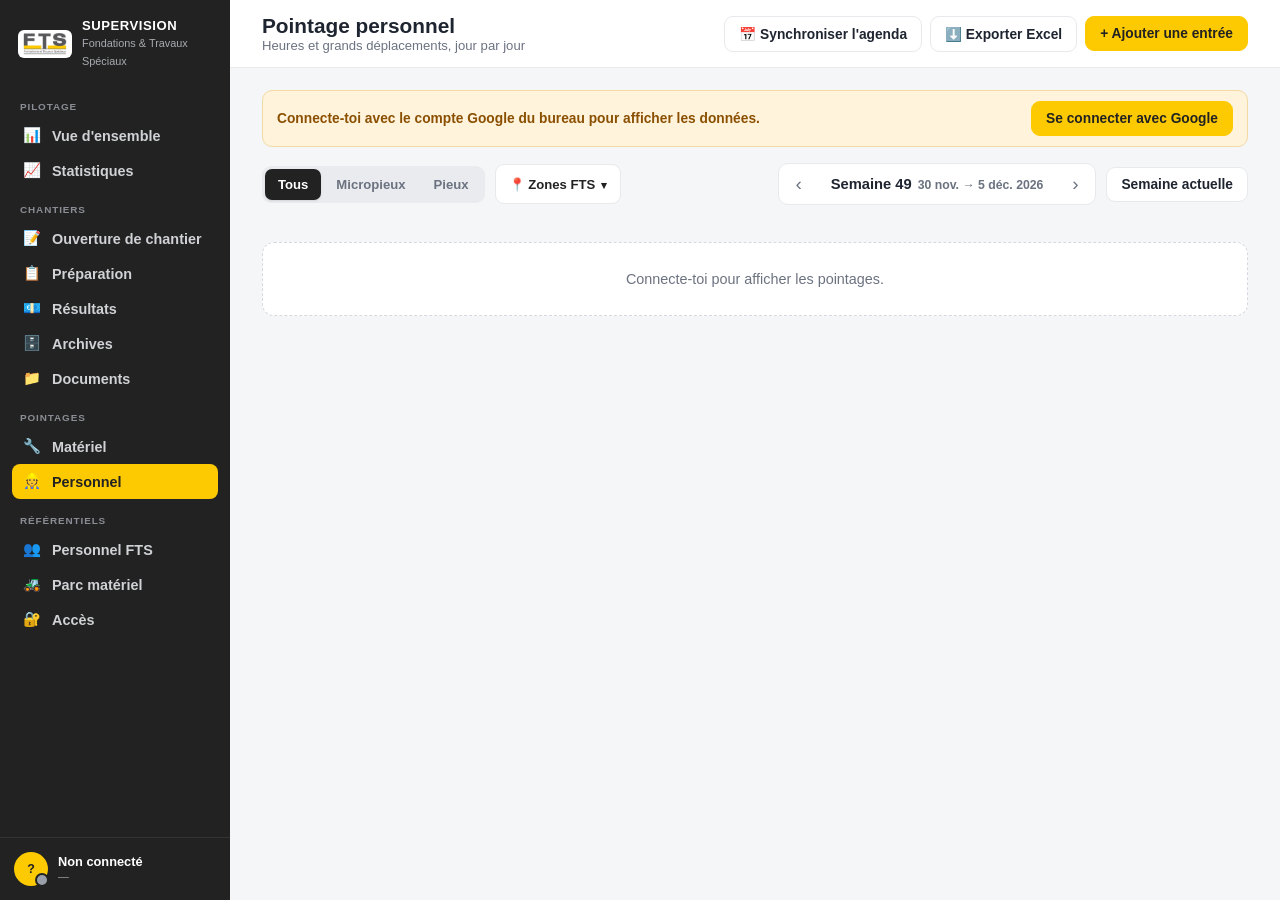
<file: recap-hebdo/index.html>
<!DOCTYPE html>
<html lang="fr">
<head>
<meta charset="UTF-8">
<meta name="viewport" content="width=device-width, initial-scale=1.0, viewport-fit=cover">
<meta name="theme-color" content="#3A3A3A">
<link rel="manifest" href="../manifest_conducteur.json">
<link rel="icon" type="image/png" sizes="192x192" href="../icon-dashboard-192.png">
<script>
if ("serviceWorker" in navigator) { navigator.serviceWorker.register("/sw_dashboard.js").catch(() => {}); }
</script>
<title>FTS — Pointage</title>
<link rel="stylesheet" href="../css/dashboard.css">
<link rel="stylesheet" href="../css/supervision.css">
<script src="https://accounts.google.com/gsi/client" async defer></script>
<style>
.pt-bar { display: flex; align-items: center; gap: 10px; margin-bottom: 14px; flex-wrap: wrap; }
.pt-seg { display: flex; background: #E9EBEE; border-radius: 9px; padding: 3px; gap: 2px; }
.pt-seg[hidden] { display: none !important; }
.pt-seg button { border: none; background: none; padding: 8px 13px; border-radius: 7px; font-weight: 700; font-size: 0.82rem; color: var(--text-sub); cursor: pointer; white-space: nowrap; }
.pt-seg button.on { background: #fff; color: var(--anthracite); box-shadow: 0 1px 2px rgba(0,0,0,0.1); }
.pt-seg.fam button.on { background: var(--anthracite); color: #fff; }
.pt-wnav { display: flex; align-items: center; background: #fff; border: 1px solid var(--border); border-radius: 10px; overflow: hidden; }
.pt-wnav button { border: none; background: none; width: 40px; height: 40px; font-size: 1.2rem; cursor: pointer; color: var(--text-sub); }
.pt-wnav .lbl { padding: 0 12px; font-weight: 800; font-size: 0.92rem; white-space: nowrap; text-align: center; }
.pt-wnav .lbl small { font-weight: 600; color: var(--text-sub); margin-left: 6px; }
.pt-fld { display: flex; align-items: center; gap: 8px; background: #fff; border: 1px solid var(--border); border-radius: 9px; padding: 0 12px; height: 40px; font-size: 0.86rem; }
.pt-fld label { color: var(--text-sub); font-weight: 700; font-size: 0.72rem; white-space: nowrap; }
.pt-fld input, .pt-fld select { border: none; outline: none; font: inherit; background: none; }
.pt-maj { font-size: 0.76rem; color: var(--text-sub); white-space: nowrap; }
.pt-leg { display: flex; gap: 12px; flex-wrap: wrap; font-size: 0.78rem; color: var(--text-sub); }
.pt-leg i { display: inline-block; width: 10px; height: 10px; border-radius: 3px; margin-right: 5px; vertical-align: -1px; }

/* Grille (personnel + planning matériel) */
.pt-scroll { overflow-x: auto; }
table.pt-grid { border-collapse: separate; border-spacing: 0; width: 100%; table-layout: fixed; }
.pt-grid th { font-size: 0.68rem; text-transform: uppercase; letter-spacing: 0.04em; color: var(--text-sub); font-weight: 700; padding: 6px 2px; background: #FBFBFC; border-bottom: 1px solid var(--border); text-align: center; }
.pt-grid th b { display: block; font-size: 0.95rem; color: var(--text-main); letter-spacing: 0; }
.pt-grid thead tr.wk th { background: #F1F3F6; color: var(--text-main); font-size: 0.72rem; padding: 5px; border-left: 2px solid #fff; }
.pt-grid th.lab, .pt-grid td.lab { width: 270px; text-align: left; padding-left: 16px; position: sticky; left: 0; background: #fff; z-index: 2; border-right: 1px solid var(--border); }
.pt-grid th.lab { background: #FBFBFC; }
.pt-grid th.we, .pt-grid td.we { width: 20px; background: #E3E5E9 !important; padding: 0; }
.pt-grid th.we b { font-size: 0.6rem; }
.pt-grid th.today { background: #FFF6CC; color: var(--anthracite); box-shadow: inset 0 -3px 0 var(--fts-yellow); }
.pt-grid td { height: 54px; border-bottom: 1px solid var(--border); padding: 4px 3px; vertical-align: middle; text-align: center; cursor: pointer; }
.pt-grid td.today { background: #FFFDF2; }
.pt-grid tr:hover td { background: #FAFBFC; } .pt-grid tr:hover td.today { background: #FFFBEA; }
.pt-grid td.tot { font-weight: 800; background: #FBFBFC; cursor: default; font-size: 0.9rem; }
.pt-grid th.tot { width: 84px; }
.pt-grid tr.sec td { background: var(--anthracite) !important; color: var(--fts-yellow); font-size: 0.64rem; letter-spacing: 0.08em; font-weight: 800; height: auto; padding: 6px 16px; text-align: left; cursor: default; }
.pt-grid tr.sec.repli td { background: #3A3A3A !important; cursor: pointer; }
.pt-grid tr.sec.repli td .info { color: #B8BAC0; font-weight: 600; letter-spacing: 0; font-size: 0.72rem; }
.pt-grid tr.loc td { background: #FFFCF0; }
.lab .m { font-weight: 800; font-size: 0.86rem; display: block; }
.lab .c { font-size: 0.7rem; color: var(--text-sub); font-weight: 600; display: block; line-height: 1.3; }
.pt-add { display: none; width: 100%; height: 44px; border: 1.5px dashed #D5D8DE; border-radius: 7px; color: #9AA0AA; font-size: 1rem; align-items: center; justify-content: center; }
.pt-grid td.vide:hover .pt-add { display: flex; }
.pt-blk { border-radius: 7px; padding: 5px 8px; font-size: 0.72rem; line-height: 1.2; height: 44px; display: flex; flex-direction: column; justify-content: center; overflow: hidden; border-left: 4px solid var(--cc); background: var(--cb); text-align: left; }
.pt-blk b { font-size: 0.74rem; white-space: nowrap; overflow: hidden; text-overflow: ellipsis; }
.pt-blk span { color: #4B5563; white-space: nowrap; overflow: hidden; text-overflow: ellipsis; }
.pt-blk.TRANSPORT, .pt-blk.ARRET, .pt-blk.PANNE { align-items: stretch; text-align: center; font-weight: 800; font-size: 0.7rem; letter-spacing: 0.04em; }
.pt-blk.TRANSPORT { background: #EAF1FE; border-left-color: #4C82F0; color: #2A5DBF; }
.pt-blk.ARRET { background: #FFEDD5; border-left-color: #F59E0B; color: #B45309; }
.pt-blk.PANNE { background: #FDECEA; border-left-color: #C0392B; color: #C0392B; }
.pt-blk.TRANSPORT span, .pt-blk.ARRET span, .pt-blk.PANNE span { color: inherit; font-weight: 600; letter-spacing: 0; font-size: 0.64rem; }
.pt-plus { font-size: 0.6rem; font-weight: 800; color: var(--text-sub); }
.pt-dot { display: inline-block; width: 10px; height: 10px; border-radius: 50%; }
.pt-h { display: inline-flex; flex-direction: column; align-items: center; gap: 1px; padding: 4px 8px; border-radius: 7px; min-width: 70px; background: var(--bg); border-left: 3px solid var(--cc); margin: 1px; }
.pt-h b { font-size: 0.86rem; } .pt-h small { font-size: 0.64rem; color: var(--text-sub); font-weight: 700; }
.pt-empty { color: #C5C9D0; }
.pt-foot { padding: 10px 18px; font-size: 0.78rem; color: var(--text-sub); display: flex; justify-content: space-between; background: #FBFBFC; border-top: 1px solid var(--border); gap: 10px; flex-wrap: wrap; }

/* Récap par chantier */
.pt-rc .sv-ch { border-left: 5px solid var(--cc); }
.pt-rc .k { display: flex; gap: 16px; font-size: 0.8rem; color: var(--text-sub); flex-wrap: wrap; }
.pt-rc .k b { color: var(--text-main); }

/* Fenêtre d'édition d'une case */
.pt-ent { display: grid; grid-template-columns: 1fr auto; gap: 8px; align-items: center; padding: 10px 0; border-bottom: 1px solid var(--border); }
.pt-ent:last-child { border-bottom: none; }
.pt-ent .q { font-size: 0.86rem; font-weight: 700; }
.pt-ent .q small { display: block; font-size: 0.72rem; color: var(--text-sub); font-weight: 600; }
.pt-ent .ed { grid-column: 1 / -1; display: none; gap: 8px; flex-wrap: wrap; align-items: center; }
.pt-ent.editing .ed { display: flex; }
.pt-traj { grid-column: 1 / -1; display: grid; grid-template-columns: 1fr 1fr; gap: 8px; }
.pt-traj .bx { border: 1px solid var(--border); border-radius: 10px; padding: 9px 12px; background: #FAFAFA; min-width: 0; }
.pt-traj .lb { font-size: 0.66rem; color: var(--text-sub); text-transform: uppercase; letter-spacing: .04em; font-weight: 700; }
.pt-traj .v { font-size: 1.15rem; font-weight: 800; margin-top: 2px; }
.pt-traj .v small { font-size: 0.76rem; font-weight: 600; color: var(--text-sub); }
.pt-traj .v.att { font-size: 0.9rem; color: var(--text-sub); font-weight: 600; }
.pt-traj .v.err { font-size: 0.9rem; color: #92400E; }
.pt-traj .d { font-size: 0.7rem; color: var(--text-sub); margin-top: 2px; overflow-wrap: anywhere; }
.pt-zone { display: inline-block; font-size: 0.8rem; font-weight: 800; border-radius: 999px; padding: 2px 10px; background: #DCFCE7; color: #166534; }
.pt-zone.z6 { background: #FEE2E2; color: #991B1B; }
.pt-zone.gd { background: var(--anthracite); color: var(--fts-yellow); }
@media (max-width: 520px) { .pt-traj { grid-template-columns: 1fr; } }
.pt-zbtn { border: 1px solid var(--border); background: #fff; border-radius: 9px; height: 40px; padding: 0 13px; font-weight: 700; font-size: 0.82rem; color: var(--anthracite); cursor: pointer; white-space: nowrap; }
.pt-zbtn[hidden] { display: none !important; }
.pt-zbtn.on { background: var(--anthracite); color: #fff; border-color: var(--anthracite); }
.pt-zbtn .chev { font-size: 0.7rem; margin-left: 2px; }
.pt-zpan { background: #fff; border: 1px solid var(--border); border-radius: 12px; padding: 14px 16px; margin-bottom: 14px; max-width: 620px; }
.pt-zpan[hidden] { display: none !important; }
.pt-zpan .zt { font-weight: 800; font-size: 0.92rem; }
.pt-zpan .zs { font-size: 0.76rem; color: var(--text-sub); margin-top: 2px; }
.pt-zpan table { width: 100%; border-collapse: collapse; font-size: 0.86rem; margin-top: 10px; }
.pt-zpan th, .pt-zpan td { text-align: left; padding: 7px 8px; border-bottom: 1px solid var(--border); }
.pt-zpan th { font-size: 0.68rem; color: var(--text-sub); text-transform: uppercase; }
.pt-zpan td input { width: 72px; padding: 6px 8px; border: 1px solid var(--border); border-radius: 7px; font: inherit; text-align: right; }
.pt-zpan .mute { color: var(--text-sub); }
.pt-zpan .zf { display: flex; justify-content: space-between; align-items: center; gap: 10px; margin-top: 12px; flex-wrap: wrap; font-size: 0.76rem; color: var(--text-sub); }
.pt-zpan .lock { background: #F3F4F6; border-radius: 8px; padding: 6px 10px; }
.pt-zpan .zerr { color: #B91C1C; font-weight: 600; }
@media (max-width: 760px) { .pt-zbtn { width: 100%; } }
.pt-ent .ed input, .pt-ent .ed select { border: 1px solid var(--border); border-radius: 8px; padding: 8px 10px; font: inherit; font-size: 0.86rem; }

/* Téléphone */
.pt-tel { margin: 30px 4px; background: #fff; border: 1px solid var(--border); border-radius: 14px; padding: 26px 20px; text-align: center; }
.pt-tel[hidden] { display: none; }
.pt-tel .ic { font-size: 2.4rem; }
.pt-tel h2 { font-size: 1.1rem; margin: 10px 0 6px; }
.pt-tel p { font-size: 0.88rem; color: var(--text-sub); line-height: 1.5; margin: 0 0 18px; }
.pt-tel .sv-btn { display: block; width: 100%; padding: 12px; margin-top: 8px; text-decoration: none; text-align: center; }
body.pt-bloque #svPage > :not(#ptTel) { display: none !important; }
.pt-mob { display: none; }
@media (max-width: 760px) {
  .pt-dsk { display: none !important; }
  .pt-mob { display: block; }
  .pt-bar { gap: 8px; }
  .pt-wnav { width: 100%; justify-content: space-between; }
  .pt-wnav .lbl small { display: block; margin: 0; }
  .pt-seg { width: 100%; } .pt-seg button { flex: 1; padding: 8px 4px; }
  .pt-fld { width: 100%; }
  .pt-day { background: #fff; border: 1px solid var(--border); border-radius: 12px; margin-bottom: 10px; overflow: hidden; }
  .pt-day.today { border-color: var(--fts-yellow); box-shadow: 0 0 0 1px var(--fts-yellow); }
  .pt-day .dh { display: flex; align-items: center; gap: 8px; padding: 10px 14px; font-weight: 800; font-size: 0.9rem; }
  .pt-day .dh small { color: var(--text-sub); font-weight: 600; margin-left: auto; font-size: 0.76rem; }
  .pt-day .dh .pill { background: var(--fts-yellow); border-radius: 10px; padding: 1px 8px; font-size: 0.7rem; }
  .pt-day.vide { border-style: dashed; background: transparent; }
  .pt-day.vide .dh { color: var(--text-sub); font-weight: 700; }
  .pt-mblk { border-top: 1px solid var(--border); padding: 8px 14px 10px; border-left: 4px solid var(--cc); }
  .pt-mblk .t { font-size: 0.72rem; font-weight: 800; color: var(--text-sub); margin-bottom: 4px; }
  .pt-ln { display: flex; align-items: center; gap: 8px; padding: 6px 0; font-size: 0.88rem; cursor: pointer; }
  .pt-ln .n { flex: 1; font-weight: 600; min-width: 0; overflow: hidden; text-overflow: ellipsis; white-space: nowrap; }
  .pt-mh { font-size: 0.68rem; letter-spacing: 0.08em; font-weight: 800; color: var(--text-sub); margin: 16px 2px 8px; }
  .pt-at { background: #fff; border: 1px solid var(--border); border-radius: 12px; margin-bottom: 10px; padding: 12px 14px; }
  .pt-at .m { font-weight: 800; font-size: 0.92rem; } .pt-at .c { font-size: 0.74rem; color: var(--text-sub); font-weight: 600; }
  .pt-at .now { margin-top: 8px; } .pt-at .now .pt-blk { height: auto; padding: 8px 10px; }
  .pt-strip { display: grid; grid-template-columns: repeat(6, 1fr); gap: 4px; margin-top: 8px; }
  .pt-strip div { text-align: center; font-size: 0.6rem; color: var(--text-sub); font-weight: 700; cursor: pointer; }
  .pt-strip i { display: block; height: 8px; border-radius: 3px; margin-top: 3px; background: #EEF0F2; }
  .pt-strip .t { color: var(--anthracite); }
  .pt-libre { border: 1.5px dashed #D5D8DE; border-radius: 12px; padding: 10px 14px; font-size: 0.82rem; font-weight: 700; color: var(--text-sub); margin-bottom: 10px; cursor: pointer; }
  .pt-rp { display: flex; align-items: center; gap: 10px; padding: 10px 14px; border-top: 1px solid var(--border); font-size: 0.86rem; }
  .pt-rp .n { flex: 1; font-weight: 700; } .pt-rp .n small { display: block; font-weight: 600; color: var(--text-sub); font-size: 0.72rem; }
  .pt-rp .hh { font-weight: 800; font-size: 1rem; }
  .pt-rp .gdn { font-size: 0.72rem; color: var(--text-sub); min-width: 44px; text-align: right; }
  .pt-rc .sv-tbl .c-rep { display: none; }
}
</style>
</head>
<body>

<div id="svPage">
  <div class="pt-tel" id="ptTel" hidden>
    <div class="ic">🖥️</div><h2>Le pointage se consulte sur ordinateur</h2>
    <p>Sur téléphone, la Supervision est en version allégée : vue d'ensemble et fiche des chantiers.</p>
    <a class="sv-btn pri" href="../supervision-encadrement/index.html">← Retour à la vue d'ensemble</a>
    <button type="button" class="sv-btn" id="ptForcer">Afficher quand même</button>
  </div>
  <div class="pt-bar">
    <div class="pt-seg" id="vueSeg" hidden><button type="button" data-v="planning" class="on">📅 Planning par machine</button><button type="button" data-v="recap">🏗️ Récap par chantier</button></div>
    <div class="pt-seg fam" id="famSeg"><button type="button" data-f="tous" class="on">Tous</button><button type="button" data-f="mp">Micropieux</button><button type="button" data-f="px">Pieux</button></div>
    <button type="button" class="pt-zbtn" id="zonesBtn" hidden aria-expanded="false">📍 Zones FTS <span class="chev">▾</span></button>
    <span class="sv-sp pt-dsk"></span>
    <span class="pt-maj pt-dsk" id="majTxt"></span>
    <span class="pt-only-planning" style="display:contents">
      <div class="pt-wnav"><button type="button" id="precBtn" aria-label="Période précédente">‹</button><span class="lbl" id="periodeLbl">—</span><button type="button" id="suivBtn" aria-label="Période suivante">›</button></div>
      <div class="pt-seg pt-dsk" id="dureeSeg" hidden><button type="button" data-n="1">1 sem.</button><button type="button" data-n="2" class="on">2 sem.</button><button type="button" data-n="4">4 sem.</button></div>
      <button type="button" class="sv-btn pt-dsk" id="auj">Aujourd'hui</button>
    </span>
    <span class="pt-only-recap" style="display:none">
      <div class="pt-fld" style="min-width:260px">🔍<input type="text" id="recherche" placeholder="Rechercher un chantier…" style="width:100%"></div>
      <div class="pt-fld"><label>PÉRIODE</label><select id="periodeSel">
        <option value="debut">Depuis le début du chantier</option><option value="mois">Ce mois</option><option value="moisPrec">Le mois dernier</option>
        <option value="semaine">Cette semaine</option><option value="perso">Du … au …</option></select></div>
      <span id="persoDates" style="display:none;gap:6px;align-items:center"><input type="date" id="du" class="pt-fld" style="height:40px"><input type="date" id="au" class="pt-fld" style="height:40px"></span>
    </span>
  </div>
  <p class="sv-status" id="ptStatus"></p>
  <div class="pt-zpan" id="zonesPan" hidden></div>
  <div id="ptDesk" class="pt-dsk"></div>
  <div id="ptMob" class="pt-mob"></div>
</div>

<datalist id="dlMachines"></datalist>
<datalist id="dlNoms"></datalist>

<script src="../js/auth.js"></script>
<script src="../js/drive.js"></script>
<script src="../js/sheets.js"></script>
<script src="../js/calendar.js"></script>
<script src="../js/parc-materiel.js"></script>
<script src="../js/personnel.js"></script>
<script src="../js/ateliers.js"></script>
<script src="../js/plan-acces.js"></script>
<script src="../js/trajets.js"></script>
<script src="../js/modules.js"></script>
<script src="../js/supervision-shell.js"></script>
<script>
document.addEventListener("DOMContentLoaded", () => {
  const params = new URLSearchParams(location.search);
  const estMateriel = params.get("type") === "materiel";
  const onglet = estMateriel ? "Materiel" : "Personnel";
  const $ = (id) => document.getElementById(id);
  const esc = (s) => FTSShell.esc(s);
  const nb = (v) => parseFloat(String(v == null ? "" : v).replace(",", ".")) || 0;
  const fmt = (n, d = 0) => Number(n).toLocaleString("fr-FR", { minimumFractionDigits: d, maximumFractionDigits: d });
  const parseFR = (s) => { const [j, m, a] = String(s || "").split("/"); return j && m && a ? new Date(+a, +m - 1, +j) : null; };
  const frDate = (d) => `${String(d.getDate()).padStart(2, "0")}/${String(d.getMonth() + 1).padStart(2, "0")}/${d.getFullYear()}`;
  const isoDate = (d) => `${d.getFullYear()}-${String(d.getMonth() + 1).padStart(2, "0")}-${String(d.getDate()).padStart(2, "0")}`;
  const jour0 = (d) => { const x = new Date(d); x.setHours(0, 0, 0, 0); return x; };
  const ajoute = (d, n) => { const x = new Date(d); x.setDate(x.getDate() + n); return x; };
  const lundi = (d) => { const x = jour0(d); const j = x.getDay(); x.setDate(x.getDate() + (j === 0 ? -6 : 1 - j)); return x; };
  const numSemaine = (d) => { const t = jour0(d); t.setDate(t.getDate() + 3 - ((t.getDay() + 6) % 7)); const s = new Date(t.getFullYear(), 0, 4); return 1 + Math.round(((t - s) / 86400000 - 3 + ((s.getDay() + 6) % 7)) / 7); };
  const cleNom = (s) => (window.FTSPersonnel ? FTSPersonnel.cle(s) : String(s || "").toUpperCase().trim());
  const STATUTS = ["TRAVAIL", "PANNE", "ARRET", "TRANSPORT"];
  const LIB_ST = { TRAVAIL: "Travail", PANNE: "Panne", ARRET: "Arrêt", TRANSPORT: "Transport" };
  const pref = (k, def) => { try { return localStorage.getItem("fts_pt_" + k) || def; } catch (e) { return def; } };
  const setPref = (k, v) => { try { localStorage.setItem("fts_pt_" + k, v); } catch (e) {} };

  document.title = estMateriel ? "FTS — Pointage matériel" : "FTS — Pointage personnel";
  // ─── État ──────────────────────────────────────────────────────
  const CLE_CACHE = "fts_supervision_cache_v1"; // même lecture groupée que la Vue d'ensemble
  let donnees = null;
  let fraiches = false;
  let enCours = null;
  let vue = estMateriel ? pref("vue", "planning") : "planning";
  let famille = pref("fam", "tous");
  let nbSemaines = estMateriel ? Number(pref("sem", "2")) : 1;
  let debut = lundi(new Date());
  if (estMateriel && nbSemaines === 2) debut = ajoute(lundi(new Date()), -7); // semaine passée + semaine en cours
  let autresOuverts = pref("autres", "0") === "1";
  const COMPTE_ZONES = "conducfts@gmail.com"; // comparé sans les points (Gmail les ignore)
  const emailNorm = (m) => String(m || "").trim().toLowerCase().replace(/\.(?=[^@]*@gmail\.com$)/g, "");
  let zonesOuvert = false, zonesEdition = null;

  try { const c = JSON.parse(localStorage.getItem(CLE_CACHE)); if (c && Array.isArray(c.chantiers)) donnees = c; } catch (e) {}

  async function charger(forcer = false) {
    if (!window.FTSAuth || !FTSAuth.isSignedIn()) { afficher(); return; }
    if (enCours) return enCours;
    if (!forcer && fraiches && donnees && Date.now() - donnees.savedAt < 60000) { afficher(); return; }
    $("ptStatus").textContent = donnees ? "" : "Chargement…";
    $("majTxt").textContent = "Actualisation…";
    afficher();
    enCours = (async () => {
      try {
        // Parc / Personnel en parallèle, sans bloquer : ré-affichage à l'arrivée
        Promise.all([
          window.FTSParc ? FTSParc.charger({ rapide: true }).catch(() => {}) : null,
          window.FTSPersonnel ? FTSPersonnel.charger({ rapide: true }).catch(() => {}) : null,
        ]).then(() => { if (!enCours) { remplirListes(); afficher(); } });
        const chantiers = (await FTSDrive.listChantiersAvecMeta()).map((c) => ({ id: c.id, name: c.name, meta: c.meta }));
        const suivis = await FTSSheets.chargerDonneesSupervision(chantiers);
        donnees = { savedAt: Date.now(), chantiers, suivis };
        fraiches = true;
        try { localStorage.setItem(CLE_CACHE, JSON.stringify(donnees)); } catch (e) {}
        $("ptStatus").textContent = "";
        $("ptStatus").classList.remove("err");
      } catch (err) {
        console.error("Pointage :", err);
        $("ptStatus").textContent = `Erreur : ${err.message}`;
        $("ptStatus").classList.add("err");
      } finally {
        enCours = null;
        remplirListes();
        afficher();
      }
    })();
    return enCours;
  }

  function majTexte() {
    if (enCours) return;
    if (!donnees) { $("majTxt").textContent = ""; return; }
    const min = Math.floor((Date.now() - donnees.savedAt) / 60000);
    $("majTxt").innerHTML = `${min < 1 ? "Mis à jour à l'instant" : min < 60 ? `Mis à jour il y a ${min} min` : "Mis à jour le " + new Date(donnees.savedAt).toLocaleString("fr-FR", { day: "2-digit", month: "2-digit", hour: "2-digit", minute: "2-digit" })} · <a href="#" id="refreshLnk">🔄 Actualiser</a>`;
    const l = $("refreshLnk"); if (l) l.onclick = (e) => { e.preventDefault(); charger(true); };
  }
  setInterval(majTexte, 30000);

  function remplirListes() {
    if (window.FTSParc) $("dlMachines").innerHTML = FTSParc.disponibles().map((m) => `<option value="${esc(m.nom)}">`).join("") + FTSParc.location().map((l) => `<option value="${esc(l)}">`).join("");
    if (window.FTSPersonnel) $("dlNoms").innerHTML = FTSPersonnel.actifs().map((p) => `<option value="${esc(FTSPersonnel.nomComplet(p))}">`).join("");
  }

  // ─── Données mises à plat ─────────────────────────────────────
  const famChantier = (meta) => { const t = FTSDrive.techniquesChantier(meta || {}); return { mp: t.includes("Micropieux") || t.includes("Battage"), px: t.includes("Pieux") }; };
  const dansFamille = (f) => famille === "tous" || (famille === "mp" ? f.mp : f.px);
  const PALETTE = [["#8B5CF6", "#F3EEFF"], ["#0EA5E9", "#E7F6FD"], ["#22A06B", "#E7F6EE"], ["#F59E0B", "#FEF5E3"], ["#6366F1", "#EEEFFE"], ["#E2557A", "#FDECF1"], ["#14B8A6", "#E3F7F5"], ["#A16207", "#FBF3E1"]];
  let couleurs = {};
  const couleur = (nomCh) => { if (!couleurs[nomCh]) couleurs[nomCh] = PALETTE[Object.keys(couleurs).length % PALETTE.length]; return couleurs[nomCh]; };
  const codeDe = (n) => String(n).split(/\s+/)[0];
  // « 26FTS101 BORDEAUX - Résidence Les Chartrons » → ville « BORDEAUX », reste « Résidence les chartrons »
  // (la ville peut faire plusieurs mots : « LE BOUSCAT - … » ; sans tiret : 1er mot = ville)
  const nomSansCode = (n) => String(n).trim().split(/\s+/).slice(1).join(" ");
  const villeDe = (n) => { const r = nomSansCode(n), i = r.search(/\s[-–—]\s/); return i > 0 ? r.slice(0, i) : r.split(" ")[0] || ""; };
  const resteDe = (n) => {
    const r = nomSansCode(n), i = r.search(/\s[-–—]\s/);
    const reste = (i > 0 ? r.slice(i + 3) : r.split(" ").slice(1).join(" ")).replace(/^[-–—\s]+/, "");
    return reste.toLowerCase().replace(/^./, (c) => c.toUpperCase());
  };

  function entrees() {
    if (!donnees) return [];
    const out = [];
    donnees.chantiers.forEach((c, i) => {
      const s = donnees.suivis[i];
      if (!s || !s.spreadsheetId) return;
      const f = famChantier(c.meta);
      const chefDuJour = {};
      (s.production || []).forEach((r) => { if (r[4]) chefDuJour[r[0]] = r[4]; });
      (estMateriel ? s.materiel : s.personnel).forEach((r, idx) => {
        const d = parseFR(r[0]);
        if (!d) return;
        out.push({ chantierId: c.id, chantierName: c.name, spreadsheetId: s.spreadsheetId, sheetRow: idx + 2, cols: r, date: d, fr: r[0], fam: f, chef: chefDuJour[r[0]] || "" });
      });
    });
    return out;
  }

  function joursPeriode() {
    const n = estMateriel ? nbSemaines * 7 : 6;
    return Array.from({ length: n }, (_, i) => ajoute(debut, i)).filter((d) => estMateriel || d.getDay() !== 0);
  }

  // ─── Affichage principal ──────────────────────────────────────
  function afficher() {
    couleurs = {};
    afficherZones();
    majTexte();
    $("vueSeg").hidden = !estMateriel;
    $("dureeSeg").hidden = !estMateriel;
    document.querySelectorAll("#vueSeg button").forEach((b) => b.classList.toggle("on", b.dataset.v === vue));
    document.querySelectorAll("#famSeg button").forEach((b) => b.classList.toggle("on", b.dataset.f === famille));
    document.querySelectorAll("#dureeSeg button").forEach((b) => b.classList.toggle("on", Number(b.dataset.n) === nbSemaines));
    document.querySelector(".pt-only-planning").style.display = vue === "planning" ? "contents" : "none";
    document.querySelector(".pt-only-recap").style.display = vue === "recap" ? "contents" : "none";
    const jours = joursPeriode();
    const fin = jours[jours.length - 1];
    const s1 = numSemaine(debut), s2 = numSemaine(fin);
    $("periodeLbl").innerHTML = `Semaine${s1 !== s2 ? "s" : ""} ${s1}${s1 !== s2 ? " – " + s2 : ""}<small>${debut.toLocaleDateString("fr-FR", { day: "numeric", month: "short" })} → ${fin.toLocaleDateString("fr-FR", { day: "numeric", month: "short", year: "numeric" })}</small>`;

    if (!donnees) {
      const connecte = window.FTSAuth && FTSAuth.isSignedIn();
      $("ptDesk").innerHTML = $("ptMob").innerHTML = `<div class="sv-vide">${connecte ? "Chargement des pointages…" : "Connecte-toi pour afficher les pointages."}</div>`;
      return;
    }
    const toutes = entrees().filter((e) => dansFamille(e.fam));
    if (!estMateriel) return afficherPersonnel(toutes, jours);
    if (vue === "recap") return afficherRecap(toutes);
    afficherPlanning(toutes, jours);
  }

  // ═══ PERSONNEL ════════════════════════════════════════════════
  function afficherPersonnel(toutes, jours) {
    const frs = new Set(jours.map(frDate));
    const sem = toutes.filter((e) => frs.has(e.fr));
    if (famille === "px" && !sem.length) {
      $("ptDesk").innerHTML = $("ptMob").innerHTML = `<div class="sv-vide">🏛️ Aucune heure sur un chantier pieux sur cette période — elles apparaîtront ici dès que le rapport journalier pieux sera en place.</div>`;
      return;
    }
    // Personnes : nom saisi par le chef, rapproché sans casse / accents / ordre
    const pers = new Map();
    sem.forEach((e) => {
      const k = cleNom(e.cols[1]);
      if (!k) return;
      if (!pers.has(k)) pers.set(k, { k, nom: String(e.cols[1]).toUpperCase(), interim: false, parJour: {} });
      const p = pers.get(k);
      if (e.cols[2] === "Intérim") p.interim = true;
      (p.parJour[e.fr] = p.parJour[e.fr] || []).push(e);
    });
    const liste = [...pers.values()].sort((a, b) => a.nom.localeCompare(b.nom));
    const fts = liste.filter((p) => !p.interim), it = liste.filter((p) => p.interim);
    const aujFR = frDate(new Date());
    [...new Set(sem.map((e) => e.chantierName))].sort().forEach(couleur);

    // Ordinateur : grille
    const tete = `<tr><th class="lab">Personne</th>${jours.map((d) => `<th class="${frDate(d) === aujFR ? "today" : ""}">${d.toLocaleDateString("fr-FR", { weekday: "short" }).replace(".", "")}<b>${String(d.getDate()).padStart(2, "0")}</b></th>`).join("")}<th class="tot">Heures</th><th class="tot" style="width:60px">GD</th></tr>`;
    const ligne = (p) => {
      let h = 0, gd = 0;
      const cells = jours.map((d) => {
        const fr = frDate(d), l = p.parJour[fr] || [];
        l.forEach((e) => { h += nb(e.cols[4]); });
        if (l.some((e) => e.cols[3] === "GD")) gd++;
        const contenu = l.length ? l.map((e) => `<span class="pt-h" style="--cc:${couleur(e.chantierName)[0]}"><b>${e.cols[4] ? fmt(nb(e.cols[4]), 1).replace(",0", "") + " h" : "—"}${e.cols[3] === "GD" ? '<span class="sv-gd">GD</span>' : ""}</b><small>${esc(codeDe(e.chantierName))}</small></span>`).join("") : `<div class="pt-add">+</div>`;
        return `<td class="${l.length ? "" : "vide"} ${fr === aujFR ? "today" : ""}" data-p="${esc(p.k)}" data-d="${fr}">${contenu}</td>`;
      }).join("");
      return `<tr><td class="lab"><span class="m">${esc(p.nom)}${p.interim ? '<span class="sv-int">INTÉRIM</span>' : ""}</span></td>${cells}<td class="tot">${fmt(h, 1).replace(",0", "")} h</td><td class="tot">${gd || "—"}</td></tr>`;
    };
    let corps = fts.map(ligne).join("");
    if (it.length) corps += `<tr class="sec"><td class="lab">PERSONNEL INTÉRIM</td><td colspan="${jours.length + 2}"></td></tr>` + it.map(ligne).join("");
    if (!liste.length) corps = `<tr><td colspan="${jours.length + 3}" style="padding:30px;color:var(--text-sub);cursor:default">Aucun pointage personnel sur cette semaine.</td></tr>`;
    const leg = [...new Set(sem.map((e) => e.chantierName))].map((n) => `<span><i style="background:${couleur(n)[0]}"></i>${esc(codeDe(n))} ${esc(villeDe(n))}</span>`).join("");
    $("ptDesk").innerHTML = `<section class="sv-card"><div class="pt-scroll"><table class="pt-grid"><thead>${tete}</thead><tbody>${corps}</tbody></table></div>
      <div class="pt-foot"><span>Total de la semaine par personne à droite (heures et jours de GD) · clic sur une case pour modifier</span><span class="pt-leg">${leg}</span></div></section>`;
    $("ptDesk").querySelectorAll("td[data-d]").forEach((td) => td.addEventListener("click", () => {
      const p = pers.get(td.dataset.p);
      const l = (p && p.parJour[td.dataset.d]) || [];
      if (l.length) ouvrirEdition(l, `${p.nom} — ${td.dataset.d}`, { nom: p.nom, date: td.dataset.d });
      else ouvrirAjout({ nom: p ? p.nom : "", date: td.dataset.d });
    }));

    // Téléphone : un bloc par jour + récap de la semaine
    let m = "";
    jours.forEach((d) => {
      const fr = frDate(d), l = sem.filter((e) => e.fr === fr);
      const tag = fr === aujFR ? `<span class="pill">Aujourd'hui</span>` : "";
      const lib = d.toLocaleDateString("fr-FR", { weekday: "long" });
      if (!l.length) { m += `<div class="pt-day vide ${fr === aujFR ? "today" : ""}"><div class="dh">${lib.charAt(0).toUpperCase() + lib.slice(1, 3)}. ${String(d.getDate()).padStart(2, "0")} ${tag}<small>aucune activité</small></div></div>`; return; }
      const parCh = {};
      l.forEach((e) => (parCh[e.chantierName] = parCh[e.chantierName] || []).push(e));
      m += `<div class="pt-day ${fr === aujFR ? "today" : ""}"><div class="dh">${lib.charAt(0).toUpperCase() + lib.slice(1)} ${String(d.getDate()).padStart(2, "0")} ${tag}<small>${l.length} personne${l.length > 1 ? "s" : ""}</small></div>` +
        Object.entries(parCh).map(([n, es]) => `<div class="pt-mblk" style="--cc:${couleur(n)[0]}"><div class="t">${esc(n)}</div>${es.map((e) => `<div class="pt-ln" data-k="${e.spreadsheetId}|${e.sheetRow}"><span class="n">${esc(e.cols[1])}${e.cols[2] === "Intérim" ? ' <span class="sv-int">INT</span>' : ""}</span>${e.cols[3] === "GD" ? '<span class="sv-gd">GD</span>' : ""}<b>${e.cols[4] ? fmt(nb(e.cols[4]), 1).replace(",0", "") + " h" : "—"}</b></div>`).join("")}</div>`).join("") + `</div>`;
    });
    if (liste.length) {
      m += `<div class="sv-card" style="margin-top:16px"><div class="sv-ch"><h2>Récapitulatif de la semaine</h2></div>` + liste.map((p) => {
        const es = Object.values(p.parJour).flat();
        const h = es.reduce((s, e) => s + nb(e.cols[4]), 0), gd = Object.values(p.parJour).filter((l) => l.some((e) => e.cols[3] === "GD")).length;
        return `<div class="pt-rp"><span class="n">${esc(p.nom)}${p.interim ? ' <span class="sv-int">INT</span>' : ""}<small>${[...new Set(es.map((e) => codeDe(e.chantierName)))].join(" · ")}</small></span><span class="gdn">${gd ? gd + " GD" : ""}</span><span class="hh">${fmt(h, 1).replace(",0", "")} h</span></div>`;
      }).join("") + `</div>`;
    }
    $("ptMob").innerHTML = m;
    $("ptMob").querySelectorAll(".pt-ln[data-k]").forEach((el) => el.addEventListener("click", () => {
      const e = sem.find((x) => `${x.spreadsheetId}|${x.sheetRow}` === el.dataset.k);
      if (e) ouvrirEdition([e], `${e.cols[1]} — ${e.fr}`, {});
    }));
  }

  // ═══ MATÉRIEL : planning par machine ══════════════════════════
  function lignesPlanning(toutes) {
    const lignes = new Map();
    FTSAteliers.lignesDuParc().forEach((g) => lignes.set(g.cle, { ...g, parJour: {}, chantiersLoc: new Set() }));
    toutes.forEach((e) => {
      const g = FTSAteliers.groupeDePointage(e.cols[1], e.cols[4], e.cols[3], e.chef);
      if (!lignes.has(g.cle)) lignes.set(g.cle, { ...g, parJour: {}, chantiersLoc: new Set() });
      const L = lignes.get(g.cle);
      (L.parJour[e.fr] = L.parJour[e.fr] || []).push(e);
      if (g.section === "loc") L.chantiersLoc.add(e.chantierName);
    });
    return lignes;
  }

  // Ce que fait une ligne un jour donné : statut combiné + chantier principal
  function etatDuJour(l) {
    if (!l || !l.length) return null;
    const st = FTSAteliers.statutDuJour(l.map((e) => e.cols[2]));
    const parCh = {};
    l.forEach((e) => { parCh[e.chantierName] = (parCh[e.chantierName] || 0) + (String(e.cols[2]).toUpperCase() === st ? 2 : 1); });
    const chantiers = Object.keys(parCh).sort((a, b) => parCh[b] - parCh[a]);
    return { st, ch: chantiers[0], autres: chantiers.length - 1 };
  }

  function bloc(et, span) {
    const [cc, cb] = couleur(et.ch);
    const plus = et.autres ? ` <span class="pt-plus">+${et.autres}</span>` : "";
    if (et.st === "TRAVAIL" || !et.st) return `<div class="pt-blk" style="--cc:${cc};--cb:${cb}"><b>${esc(codeDe(et.ch))} ${esc(villeDe(et.ch))}${plus}</b><span>${esc(resteDe(et.ch))}${span > 1 ? ` · ${span} j` : ""}</span></div>`;
    return `<div class="pt-blk ${esc(et.st)}">${LIB_ST[et.st] ? LIB_ST[et.st].toUpperCase() : esc(et.st)}<span>${et.st === "TRANSPORT" ? "→ " : ""}${esc(codeDe(et.ch))} ${esc(villeDe(et.ch))}${plus}</span></div>`;
  }

  function afficherPlanning(toutes, jours) {
    const frs = new Set(jours.map(frDate));
    const periode = toutes.filter((e) => frs.has(e.fr));
    const lignes = lignesPlanning(periode);
    [...new Set(periode.map((e) => e.chantierName))].sort().forEach(couleur);
    const aujFR = frDate(new Date());
    const sectionsVisibles = FTSAteliers.SECTIONS.filter((s) => famille === "tous" || s.fam === "tous" || s.fam === famille);
    const enTetes = (() => {
      let wk = `<tr class="wk"><th class="lab"></th>`, j = `<tr><th class="lab">Machine</th>`;
      for (let i = 0; i < jours.length; i += 7) {
        const ouvres = jours.slice(i, i + 7).filter((d) => d.getDay() !== 0 && d.getDay() !== 6).length;
        wk += `<th colspan="${ouvres}">SEMAINE ${numSemaine(jours[i])}</th><th class="we"></th><th class="we"></th>`;
      }
      jours.forEach((d) => {
        const we = d.getDay() === 0 || d.getDay() === 6;
        j += we ? `<th class="we">${d.getDay() === 6 ? "S" : "D"}<b>${d.getDate()}</b></th>` : `<th class="${frDate(d) === aujFR ? "today" : ""}">${d.toLocaleDateString("fr-FR", { weekday: "short" }).replace(".", "")}<b>${d.getDate()}</b></th>`;
      });
      return wk + `</tr>` + j + `</tr>`;
    })();
    const ligneHtml = (L) => {
      const sous = L.section === "loc" ? `Loué pour ${[...L.chantiersLoc].map((n) => `<b>${esc(codeDe(n))} ${esc(villeDe(n))}</b>`).join(", ")}` : esc(L.sous || "");
      let h = `<tr class="${L.section === "loc" ? "loc" : ""}"><td class="lab"><span class="m">${esc(L.libelle)}</span>${sous ? `<span class="c">${sous}</span>` : ""}</td>`;
      for (let i = 0; i < jours.length; i++) {
        const d = jours[i], fr = frDate(d), we = d.getDay() === 0 || d.getDay() === 6;
        const et = etatDuJour(L.parJour[fr]);
        if (we) { h += `<td class="we" data-l="${esc(L.cle)}" data-d="${fr}" title="${et ? esc(LIB_ST[et.st] + " — " + et.ch) : ""}">${et ? `<span class="pt-dot" style="background:${et.st === "TRAVAIL" ? couleur(et.ch)[0] : et.st === "PANNE" ? "#C0392B" : et.st === "ARRET" ? "#F59E0B" : "#4C82F0"}"></span>` : ""}</td>`; continue; }
        if (!et) { h += `<td class="vide ${fr === aujFR ? "today" : ""}" data-l="${esc(L.cle)}" data-d="${fr}"><div class="pt-add">+</div></td>`; continue; }
        let span = 1;
        if (et.st === "TRAVAIL" && !et.autres) {
          while (i + span < jours.length) {
            const d2 = jours[i + span];
            if (d2.getDay() === 0 || d2.getDay() === 6) break;
            const e2 = etatDuJour(L.parJour[frDate(d2)]);
            if (!e2 || e2.st !== "TRAVAIL" || e2.ch !== et.ch || e2.autres) break;
            span++;
          }
        }
        const tod = jours.slice(i, i + span).some((x) => frDate(x) === aujFR) ? "today" : "";
        h += `<td colspan="${span}" class="${tod}" data-l="${esc(L.cle)}" data-d="${fr}" data-span="${span}">${bloc(et, span)}</td>`;
        i += span - 1;
      }
      return h + `</tr>`;
    };
    let corps = "";
    sectionsVisibles.forEach((s) => {
      const ls = [...lignes.values()].filter((L) => L.section === s.id);
      if (s.id === "loc" && !ls.length) return;
      if (s.repliable) {
        const actives = ls.filter((L) => Object.keys(L.parJour).length).length;
        corps += `<tr class="sec repli" data-sec="autre"><td class="lab">${autresOuverts ? "▾" : "▸"} ${s.titre} · ${ls.length}</td><td colspan="${jours.length}"><span class="info">${autresOuverts ? "clic pour replier" : `compresseur, pelles, Pajot, pompes, dessableur… — clic pour déplier · ${actives} en activité sur la période`}</span></td></tr>`;
        if (autresOuverts) corps += ls.map(ligneHtml).join("");
        return;
      }
      corps += `<tr class="sec"><td class="lab">${s.titre}${s.id === "pieux" ? " · RAPPORT PIEUX À VENIR" : ""}</td><td colspan="${jours.length}"></td></tr>` + ls.map(ligneHtml).join("");
    });
    // Largeur mini d'un jour : 2 semaines doivent tenir sans défiler sur un écran de bureau (1366 px et plus)
    const largeur = 270 + jours.filter((d) => d.getDay() % 6 !== 0).length * (nbSemaines >= 4 ? 64 : nbSemaines === 2 ? 70 : 96) + jours.filter((d) => d.getDay() % 6 === 0).length * 20;
    $("ptDesk").innerHTML = `<section class="sv-card"><div class="pt-scroll"><table class="pt-grid" style="min-width:${largeur}px"><thead>${enTetes}</thead><tbody>${corps}</tbody></table></div>
      <div class="pt-foot"><span class="pt-leg"><span><i style="background:#E8F0FF;border-left:3px solid #4C82F0"></i>Sur chantier (couleur = chantier)</span><span><i style="background:#EAF1FE"></i>Transport</span><span><i style="background:#FFEDD5"></i>Arrêt</span><span><i style="background:#FDECEA"></i>Panne</span></span><span>Clic sur une case pour modifier · case vide = ajouter</span></div></section>`;
    const repli = $("ptDesk").querySelector("tr.sec.repli");
    if (repli) repli.addEventListener("click", () => { autresOuverts = !autresOuverts; setPref("autres", autresOuverts ? "1" : "0"); afficher(); });
    $("ptDesk").querySelectorAll("td[data-l]").forEach((td) => td.addEventListener("click", () => ouvrirCase(lignes.get(td.dataset.l), td.dataset.d, Number(td.dataset.span || 1), jours)));

    // Téléphone : une carte par machine active (semaine en cours de la période)
    const sem = jours.filter((d) => d >= lundi(jours[jours.length - 1]) && d.getDay() !== 0);
    const refJour = sem.find((d) => frDate(d) === aujFR) || sem[0];
    const couleurEt = (et) => !et ? "#EEF0F2" : et.st === "TRAVAIL" ? couleur(et.ch)[0] : et.st === "PANNE" ? "#C0392B" : et.st === "ARRET" ? "#F59E0B" : "#4C82F0";
    let m = "";
    sectionsVisibles.forEach((s) => {
      const ls = [...lignes.values()].filter((L) => L.section === s.id);
      const actives = ls.filter((L) => sem.some((d) => L.parJour[frDate(d)]));
      if (!ls.length || (s.id === "loc" && !actives.length)) return;
      m += `<div class="pt-mh">${s.titre}</div>` + actives.map((L) => {
        const et = etatDuJour(L.parJour[frDate(refJour)]);
        return `<div class="pt-at" data-l="${esc(L.cle)}"><div class="m">${esc(L.libelle)}</div>${L.sous ? `<div class="c">${esc(L.sous)}</div>` : ""}
          <div class="now">${et ? bloc(et, 1) : `<div style="font-size:.78rem;color:var(--text-sub);padding:6px 0">Rien ${frDate(refJour) === aujFR ? "aujourd'hui" : "ce jour-là"}</div>`}</div>
          <div class="pt-strip">${sem.map((d) => `<div class="${frDate(d) === aujFR ? "t" : ""}" data-d="${frDate(d)}">${d.toLocaleDateString("fr-FR", { weekday: "narrow" })}${d.getDate()}<i style="background:${couleurEt(etatDuJour(L.parJour[frDate(d)]))}"></i></div>`).join("")}</div></div>`;
      }).join("") + (ls.length - actives.length && s.id !== "loc" ? `<div class="pt-libre">${ls.length - actives.length} sans activité cette semaine</div>` : "");
    });
    $("ptMob").innerHTML = m || `<div class="sv-vide">Aucun pointage matériel sur cette période.</div>`;
    $("ptMob").querySelectorAll(".pt-at").forEach((c) => c.querySelectorAll(".pt-strip div").forEach((dv) => dv.addEventListener("click", () => ouvrirCase(lignes.get(c.dataset.l), dv.dataset.d, 1, jours))));
  }

  function ouvrirCase(L, fr, span, jours) {
    if (!L) return;
    const i0 = jours.findIndex((d) => frDate(d) === fr);
    const frs = jours.slice(i0, i0 + span).map(frDate);
    const l = frs.flatMap((f) => L.parJour[f] || []);
    const titre = `${L.libelle} — ${span > 1 ? `du ${frs[0].slice(0, 5)} au ${frs[frs.length - 1].slice(0, 5)}` : fr}`;
    if (!l.length) return ouvrirAjout({ machine: machineParDefaut(L), date: fr });
    ouvrirEdition(l, titre, { machine: machineParDefaut(L), date: fr });
  }
  function machineParDefaut(L) {
    if (L.section === "loc" || L.cle.startsWith("X|")) return L.libelle;
    if (L.cle.startsWith("M|") && window.FTSParc) { const m = FTSParc.parNumero(L.cle.slice(2)); return m ? m.nom : L.libelle; }
    return L.sous ? L.sous.split(" · ")[0] : L.libelle;
  }

  // ═══ MATÉRIEL : récap par chantier ════════════════════════════
  function bornesRecap() {
    const p = $("periodeSel").value, n = new Date();
    if (p === "mois") return [new Date(n.getFullYear(), n.getMonth(), 1), new Date(n.getFullYear(), n.getMonth() + 1, 0)];
    if (p === "moisPrec") return [new Date(n.getFullYear(), n.getMonth() - 1, 1), new Date(n.getFullYear(), n.getMonth(), 0)];
    if (p === "semaine") return [lundi(n), ajoute(lundi(n), 6)];
    if (p === "perso") { const a = $("du").value, b = $("au").value; return [a ? new Date(a + "T00:00:00") : null, b ? new Date(b + "T00:00:00") : null]; }
    return [null, null];
  }

  function afficherRecap(toutes) {
    const [d1, d2] = bornesRecap();
    const q = $("recherche").value.trim().toLowerCase();
    const sel = toutes.filter((e) => (!d1 || e.date >= d1) && (!d2 || e.date <= d2) && (!q || e.chantierName.toLowerCase().includes(q)));
    const parCh = new Map();
    sel.forEach((e) => { if (!parCh.has(e.chantierId)) parCh.set(e.chantierId, []); parCh.get(e.chantierId).push(e); });
    const noms = [...parCh.keys()].map((id) => donnees.chantiers.find((c) => c.id === id)).filter(Boolean).sort((a, b) => a.name.localeCompare(b.name));
    noms.forEach((c) => couleur(c.name));
    const html = noms.map((c) => {
      const es = parCh.get(c.id);
      const i = donnees.chantiers.indexOf(c);
      const prodDates = new Set((donnees.suivis[i].production || []).map((r) => r[0]).filter((x) => { const d = parseFR(x); return d && (!d1 || d >= d1) && (!d2 || d <= d2); }));
      const dates = es.map((e) => e.date).sort((a, b) => a - b);
      const groupes = new Map();
      es.forEach((e) => {
        const g = FTSAteliers.groupeDePointage(e.cols[1], e.cols[4], e.cols[3], e.chef);
        if (!groupes.has(g.cle)) groupes.set(g.cle, { ...g, parJour: {} });
        (groupes.get(g.cle).parJour[e.fr] = groupes.get(g.cle).parJour[e.fr] || []).push(e.cols[2]);
      });
      const ordre = (id) => FTSAteliers.SECTIONS.findIndex((s) => s.id === id);
      const gs = [...groupes.values()].sort((a, b) => (ordre(a.section) - ordre(b.section)) || a.libelle.localeCompare(b.libelle, "fr", { numeric: true }));
      const tot = { TRAVAIL: 0, PANNE: 0, ARRET: 0, TRANSPORT: 0 };
      let locFait = false;
      const cell = (v, k) => `<td class="r"><span class="sv-n ${v ? k : "z"}">${v ? v + " j" : "—"}</span></td>`;
      const lignes = gs.map((g) => {
        const n = { TRAVAIL: 0, PANNE: 0, ARRET: 0, TRANSPORT: 0 };
        Object.values(g.parJour).forEach((s) => { const st = FTSAteliers.statutDuJour(s); if (n[st] !== undefined) { n[st]++; tot[st]++; } });
        const t = n.TRAVAIL + n.PANNE + n.ARRET + n.TRANSPORT || 1;
        let sep = "";
        if (g.section === "loc" && !locFait) { sep = `<tr class="sep"><td colspan="7">MATÉRIEL LOCATION</td></tr>`; locFait = true; }
        return sep + `<tr class="${g.section === "loc" ? "loc" : ""}"><td><b>${esc(g.libelle)}</b>${g.sous ? `<span class="sub">${esc(g.sous)}</span>` : ""}</td>${cell(n.TRAVAIL, "t")}${cell(n.PANNE, "p")}${cell(n.ARRET, "a")}${cell(n.TRANSPORT, "tr")}
          <td class="r"><b>${n.TRAVAIL + n.PANNE + n.ARRET + n.TRANSPORT} j</b></td><td class="r c-rep"><div class="sv-stack"><div style="width:${n.TRAVAIL / t * 100}%;background:#27AE60"></div><div style="width:${n.PANNE / t * 100}%;background:#C0392B"></div><div style="width:${n.ARRET / t * 100}%;background:#F59E0B"></div><div style="width:${n.TRANSPORT / t * 100}%;background:#4C82F0"></div></div></td></tr>`;
      }).join("");
      const tech = FTSDrive.techniquesChantier(c.meta || {});
      return `<section class="sv-card pt-rc"><div class="sv-ch" style="--cc:${couleur(c.name)[0]}"><div><h2>${esc(codeDe(c.name))} — ${esc(c.name.split(/\s+/).slice(1).join(" "))} ${tech.map((t) => `<span class="sv-badge sv-b-${esc(t)}" style="vertical-align:2px">${esc(t)}</span>`).join(" ")}</h2>
        <div class="s">Période : du ${frDate(dates[0]).slice(0, 5)} au ${frDate(dates[dates.length - 1]).slice(0, 5)} · ${prodDates.size} jour${prodDates.size > 1 ? "s" : ""} de rapport</div></div><span class="sv-sp"></span>
        <div class="k"><span>Travail <b>${tot.TRAVAIL} j</b></span><span>Panne <b>${tot.PANNE} j</b></span><span>Arrêt <b>${tot.ARRET} j</b></span><span>Transport <b>${tot.TRANSPORT} j</b></span></div>
        <a class="sv-btn" style="text-decoration:none" href="../detail-chantier/index.html?id=${encodeURIComponent(c.id)}&name=${encodeURIComponent(c.name)}#materiel">Voir le chantier →</a></div>
        <table class="sv-tbl"><thead><tr><th>Machine</th><th class="r">Travail</th><th class="r">Panne</th><th class="r">Arrêt</th><th class="r">Transport</th><th class="r">Total</th><th class="r c-rep" style="width:210px">Répartition</th></tr></thead><tbody>${lignes}</tbody></table></section>`;
    }).join("");
    const vide = famille === "px"
      ? `<div class="sv-vide">🏛️ Aucun chantier pieux pour l'instant — les jours matériel pieux apparaîtront ici dès que le rapport journalier pieux sera en place.</div>`
      : `<div class="sv-vide">Aucun pointage matériel sur cette période${q ? " pour cette recherche" : ""}.</div>`;
    $("ptDesk").innerHTML = html || vide;
    $("ptMob").innerHTML = html || vide;
  }

  // ═══ Ajout / modification / suppression ═══════════════════════
  function machinePointage(saisie, ftsLocSaisi) {
    const nom = String(saisie || "").trim().toUpperCase();
    const m = window.FTSParc ? FTSParc.parNom(nom) || FTSParc.parNumero(nom) : null;
    if (m) return { nom: m.nom, ftsLoc: "FTS", numero: m.numero };
    return { nom, ftsLoc: String(ftsLocSaisi || "").trim().toUpperCase() || "LOC", numero: "" };
  }

  function ouvrirEdition(liste, titre, defaut) {
    const corps = `<div class="full" style="grid-column:1/-1">${liste.map((e, i) => estMateriel
      ? `<div class="pt-ent" data-i="${i}"><div class="q">${esc(e.cols[1])} <span class="sv-st ${esc(String(e.cols[2]).toUpperCase())}" style="margin-left:6px"><i></i>${esc(LIB_ST[String(e.cols[2]).toUpperCase()] || e.cols[2])}</span><small>${esc(e.fr)} · ${esc(e.chantierName)}${(e.cols[3] || "").toUpperCase() === "LOC" ? " · LOC" : ""}</small></div>
          <div style="white-space:nowrap"><button type="button" class="sv-ib" data-a="edit" title="Modifier">✏️</button><button type="button" class="sv-ib" data-a="del" title="Supprimer">🗑️</button></div>
          <div class="ed"><input type="text" class="e-m" list="dlMachines" value="${esc(e.cols[1])}" style="min-width:180px"><select class="e-s">${STATUTS.map((s) => `<option value="${s}" ${String(e.cols[2]).toUpperCase() === s ? "selected" : ""}>${LIB_ST[s]}</option>`).join("")}</select><button type="button" class="sv-btn pri" data-a="save">Enregistrer</button></div></div>`
      : `<div class="pt-ent" data-i="${i}"><div class="q">${esc(e.cols[1])}${e.cols[2] === "Intérim" ? ' <span class="sv-int">INTÉRIM</span>' : ""} · ${e.cols[4] ? esc(e.cols[4]) + " h" : "—"}${e.cols[3] === "GD" ? ' <span class="sv-gd">GD</span>' : ""}<small>${esc(e.fr)} · ${esc(e.chantierName)}</small></div>
          <div style="white-space:nowrap"><button type="button" class="sv-ib" data-a="edit" title="Modifier">✏️</button><button type="button" class="sv-ib" data-a="del" title="Supprimer">🗑️</button></div>
          <div class="ed"><input type="text" class="e-n" list="dlNoms" value="${esc(e.cols[1])}" style="min-width:160px"><select class="e-t"><option value="FTS" ${e.cols[2] !== "Intérim" ? "selected" : ""}>FTS</option><option value="Intérim" ${e.cols[2] === "Intérim" ? "selected" : ""}>Intérim</option></select><input type="text" class="e-h" value="${esc(e.cols[4] || "")}" placeholder="heures" style="width:80px"><label style="display:flex;gap:4px;align-items:center;font-size:.86rem;font-weight:600"><input type="checkbox" class="e-g" ${e.cols[3] === "GD" ? "checked" : ""}> GD</label><button type="button" class="sv-btn pri" data-a="save">Enregistrer</button></div>
          <div class="pt-traj"><div class="bx"><div class="lb">🏠 Domicile → chantier</div><div class="v att" data-t="dom">Calcul…</div><div class="d" data-t="domd"></div></div><div class="bx"><div class="lb">📍 Zone FTS (depuis le dépôt)</div><div class="v att" data-t="zone">Calcul…</div><div class="d" data-t="zoned"></div></div></div></div>`).join("")}</div>
      <p class="sv-mstatus" id="edStatus"></p>`;
    const m = FTSShell.modale({ titre: esc(titre), corps, pied: `<button type="button" class="sv-btn" data-x>Fermer</button><button type="button" class="sv-btn" data-add>+ Ajouter une ligne</button>` });
    const st = m.el.querySelector("#edStatus");
    if (!estMateriel) remplirTrajets(m.el, liste);
    m.el.querySelector("[data-x]").addEventListener("click", m.fermer);
    m.el.querySelector("[data-add]").addEventListener("click", () => { m.fermer(); ouvrirAjout({ ...defaut, chantierId: liste[0].chantierId }); });
    m.el.querySelectorAll(".pt-ent").forEach((row) => {
      const e = liste[Number(row.dataset.i)];
      row.querySelector('[data-a="edit"]').addEventListener("click", () => row.classList.toggle("editing"));
      row.querySelector('[data-a="del"]').addEventListener("click", async (ev) => {
        if (!confirm("Supprimer cette ligne de pointage ?")) return;
        m.el.querySelectorAll("button").forEach((b) => (b.disabled = true));
        st.textContent = "Suppression…";
        try {
          await FTSSheets.supprimerLignePointage(e.spreadsheetId, onglet, e.sheetRow);
          m.fermer(); FTSShell.toast("Ligne supprimée."); charger(true);
        } catch (err) { st.textContent = `Erreur : ${err.message}`; st.className = "sv-mstatus err"; m.el.querySelectorAll("button").forEach((b) => (b.disabled = false)); }
      });
      row.querySelector('[data-a="save"]').addEventListener("click", async (ev) => {
        ev.target.disabled = true; st.textContent = "Enregistrement…"; st.className = "sv-mstatus";
        try {
          let valeurs;
          if (estMateriel) {
            const mp = machinePointage(row.querySelector(".e-m").value, e.cols[3]);
            valeurs = [e.fr, mp.nom, row.querySelector(".e-s").value, mp.ftsLoc, mp.numero, e.cols[5] || ""];
          } else {
            valeurs = [e.fr, row.querySelector(".e-n").value.trim().toUpperCase(), row.querySelector(".e-t").value, row.querySelector(".e-g").checked ? "GD" : "", row.querySelector(".e-h").value.trim().replace(".", ","), e.cols[5] || ""];
          }
          await FTSSheets.modifierLignePointage(e.spreadsheetId, onglet, e.sheetRow, valeurs);
          m.fermer(); FTSShell.toast("Modification enregistrée."); charger(true);
        } catch (err) { st.textContent = `Erreur : ${err.message}`; st.className = "sv-mstatus err"; ev.target.disabled = false; }
      });
    });
  }

  // Km domicile → chantier (route) et zone FTS (vol d'oiseau depuis le dépôt)
  function remplirTrajets(el, liste) {
    if (typeof FTSTrajets === "undefined") return;
    const kmTxt = (k) => fmt(k, k < 10 ? 1 : 0);
    const duree = (min) => { const h = Math.floor(min / 60), mn = Math.round(min % 60); return h ? `${h} h ${String(mn).padStart(2, "0")}` : `${mn} min`; };
    liste.forEach((e, i) => {
      const row = el.querySelector(`.pt-ent[data-i="${i}"]`);
      if (!row) return;
      const q = (k) => row.querySelector(`[data-t="${k}"]`);
      const c = (donnees.chantiers || []).find((x) => x.id === e.chantierId) || {};
      FTSTrajets.calculer({ nom: e.cols[1], chantierId: e.chantierId, chantierName: e.chantierName, meta: c.meta, interim: e.cols[2] === "Intérim" }).then((r) => {
        if (!row.isConnected) return;
        const approx = r.lieuChantier ? ` · chantier placé à ${r.lieuChantier}${r.chantierApprox ? " (commune, approx.)" : ""}` : "";
        if (r.interim) {
          q("dom").className = "v att"; q("dom").textContent = "Intérimaire";
          q("domd").textContent = "Pas de calcul pour le personnel intérimaire";
        } else if (r.domicile) {
          q("dom").className = "v";
          q("dom").innerHTML = `${kmTxt(r.domicile.km)} km <small>· ${duree(r.domicile.min)}</small>`;
          q("domd").textContent = `Par la route, aller simple${r.villeDomicile ? " · depuis " + r.villeDomicile : ""}${r.domicile.enregistre ? " · calculé le " + r.domicile.enregistre : ""}${approx}`;
        } else {
          q("dom").className = "v err"; q("dom").textContent = r.domErr;
          q("domd").textContent = r.domDetail || "";
        }
        if (r.zone) {
          const gd = e.cols[3] === "GD";
          q("zone").className = "v";
          q("zone").innerHTML = gd
            ? `<span class="pt-zone gd">GD</span> <small>zone ${esc(r.zone.nom)}</small>`
            : `<span class="pt-zone${r.zone.nom === "6" ? " z6" : ""}">Zone ${esc(r.zone.nom)}</span>`;
          q("zoned").textContent = r.zone.nom === "1A"
            ? "Au dépôt"
            : `${kmTxt(r.zone.km)} km à vol d'oiseau · zone ${r.zone.nom} = ${r.zone.lib}${gd ? " · grand déplacement : remplace la zone" : ""}${approx}`;
        } else {
          q("zone").className = "v err"; q("zone").textContent = r.zoneErr;
          q("zoned").textContent = "Renseigne l'adresse ou le GPS du chantier";
        }
      }).catch((err) => { if (row.isConnected) { q("dom").className = q("zone").className = "v err"; q("dom").textContent = q("zone").textContent = "Calcul impossible"; q("domd").textContent = err.message; } });
    });
  }

  // ─── Zones FTS : panneau replié à droite de Tous / Micropieux / Pieux ───
  const peutModifierZones = () => window.FTSAuth && FTSAuth.isSignedIn() && emailNorm(FTSAuth.emailMemorise()) === COMPTE_ZONES;
  function afficherZones() {
    const btn = $("zonesBtn"), pan = $("zonesPan");
    if (typeof FTSTrajets === "undefined" || estMateriel) return;
    btn.hidden = false;
    btn.classList.toggle("on", zonesOuvert);
    btn.setAttribute("aria-expanded", zonesOuvert ? "true" : "false");
    btn.querySelector(".chev").textContent = zonesOuvert ? "▴" : "▾";
    pan.hidden = !zonesOuvert;
    if (!zonesOuvert) return;
    const z = FTSTrajets.getZones(), modif = peutModifierZones();
    const pill = (n) => `<span class="pt-zone${n === "6" ? " z6" : ""}">${esc(n)}</span>`;
    const km = (n) => String(n).replace(".", ",");
    let bas = 0;
    const lignes = z.zones.map((x) => {
      const val = zonesEdition && zonesEdition[x.nom] != null ? zonesEdition[x.nom] : km(x.max);
      const l = `<tr><td>${pill(x.nom)}</td><td>${km(bas)} km</td><td>${modif ? `<input type="text" inputmode="decimal" data-z="${esc(x.nom)}" value="${esc(val)}"> km` : `${km(x.max)} km`}</td></tr>`;
      bas = x.max; return l;
    }).join("");
    pan.innerHTML = `<div class="zt">📍 Zones FTS</div>
      <div class="zs">Cercles à vol d'oiseau autour du dépôt · ${esc(FTSTrajets.DEPOT.label)}</div>
      <table><tr><th>Zone</th><th>De</th><th>Jusqu'à (inclus)</th></tr>
        <tr><td>${pill("1A")}</td><td colspan="2" class="mute">Au dépôt</td></tr>
        ${lignes}
        <tr><td>${pill("6")}</td><td>${km(bas)} km</td><td class="mute">au-delà · si retour à la maison, sinon GD</td></tr></table>
      <div class="zf">${modif
        ? `<span id="zInfo">${z.date ? `Modifié le ${esc(z.date)}${z.par ? " par " + esc(z.par) : ""}` : "Valeurs par défaut (jamais modifiées)"}</span><span><button type="button" class="sv-btn" id="zAnnul">Annuler</button> <button type="button" class="sv-btn pri" id="zSave">Enregistrer</button></span>`
        : `<span class="lock">🔒 Modifiable uniquement avec le compte conduc.fts</span><span>${z.date ? `Modifié le ${esc(z.date)}` : ""}</span>`}</div>`;
    if (!modif) return;
    pan.querySelectorAll("input[data-z]").forEach((inp) => inp.addEventListener("input", () => {
      zonesEdition = zonesEdition || {}; zonesEdition[inp.dataset.z] = inp.value;
      // « De » de la ligne suivante suit la limite saisie
      const rows = [...pan.querySelectorAll("tr")].slice(2);
      rows.forEach((tr, k) => { if (k === 0) return; const prev = rows[k - 1].querySelector("input[data-z]"); if (prev) tr.children[1].textContent = `${prev.value || "?"} km`; });
    }));
    $("zAnnul").addEventListener("click", () => { zonesEdition = null; afficherZones(); });
    $("zSave").addEventListener("click", async (ev) => {
      const liste = [...pan.querySelectorAll("input[data-z]")].map((inp) => ({ nom: inp.dataset.z, max: parseFloat(inp.value.replace(",", ".")) }));
      const err = FTSTrajets.verifierZones(liste);
      if (err) { $("zInfo").innerHTML = `<span class="zerr">${esc(err)}</span>`; return; }
      ev.target.disabled = true; $("zInfo").textContent = "Enregistrement…";
      try {
        await FTSTrajets.enregistrerZones(liste, FTSAuth.emailMemorise());
        zonesEdition = null; afficherZones(); FTSShell.toast("Zones enregistrées.");
      } catch (e) { ev.target.disabled = false; $("zInfo").innerHTML = `<span class="zerr">Erreur : ${esc(e.message)}</span>`; }
    });
  }
  $("zonesBtn").addEventListener("click", () => {
    zonesOuvert = !zonesOuvert;
    if (zonesOuvert && window.FTSAuth && FTSAuth.isSignedIn()) FTSTrajets.chargerZones().then(() => afficherZones());
    afficherZones();
  });

  function ouvrirAjout(pre) {
    if (!donnees) { FTSShell.toast("Connecte-toi d'abord."); return; }
    const chantiers = donnees.chantiers.filter((c) => dansFamille(famChantier(c.meta)) && (c.meta || {}).statutChantier !== "Termine");
    const dateISO = pre.date ? isoDate(parseFR(pre.date)) : isoDate(new Date());
    const m = FTSShell.modale({
      titre: estMateriel ? "Ajouter un pointage matériel" : "Ajouter un pointage personnel",
      corps: `<div class="sv-f full"><label>Chantier</label><select id="aCh">${chantiers.map((c) => `<option value="${esc(c.id)}" ${c.id === pre.chantierId ? "selected" : ""}>${esc(c.name)}</option>`).join("")}</select></div>
        <div class="sv-f"><label>Date</label><input type="date" id="aDate" value="${dateISO}"></div>
        ${estMateriel
          ? `<div class="sv-f"><label>Statut</label><select id="aSt">${STATUTS.map((s) => `<option value="${s}">${LIB_ST[s]}</option>`).join("")}</select></div>
             <div class="sv-f full"><label>Machine <i>(nom du Parc matériel ; pour une centrale, ajoute MA12, PH15 et GE)</i></label><input type="text" id="aM" list="dlMachines" value="${esc(pre.machine || "")}" placeholder="ex : FUTURO N°1"></div>`
          : `<div class="sv-f"><label>Nom</label><input type="text" id="aN" list="dlNoms" value="${esc(pre.nom || "")}" placeholder="ex : HUGO LAJUS"></div>
             <div class="sv-f"><label>Type</label><select id="aT"><option value="FTS">FTS</option><option value="Intérim">Intérim</option></select></div>
             <div class="sv-f"><label>Heures</label><input type="text" id="aH" placeholder="ex : 8"></div>
             <div class="sv-f"><label>&nbsp;</label><span class="chkline"><input type="checkbox" id="aG"> Grand déplacement</span></div>`}
        <p class="sv-mstatus" id="aStatus"></p>`,
      pied: `<button type="button" class="sv-btn" data-x>Annuler</button><button type="button" class="sv-btn pri" id="aOk">Ajouter</button>`,
    });
    m.el.querySelector("[data-x]").addEventListener("click", m.fermer);
    m.el.querySelector("#aOk").addEventListener("click", async (ev) => {
      const st = m.el.querySelector("#aStatus");
      const v = (id) => (m.el.querySelector("#" + id) || {}).value || "";
      const c = donnees.chantiers.find((x) => x.id === v("aCh"));
      const qui = estMateriel ? v("aM").trim() : v("aN").trim();
      if (!c || !v("aDate") || !qui) { st.textContent = "Chantier, date et " + (estMateriel ? "machine" : "nom") + " sont obligatoires."; st.className = "sv-mstatus err"; return; }
      const [a, mo, j] = v("aDate").split("-");
      const fr = `${j}/${mo}/${a}`;
      let valeurs;
      if (estMateriel) { const mp = machinePointage(qui, ""); valeurs = [fr, mp.nom, v("aSt"), mp.ftsLoc, mp.numero]; }
      else valeurs = [fr, qui.toUpperCase(), v("aT"), m.el.querySelector("#aG").checked ? "GD" : "", v("aH").trim().replace(".", ",")];
      ev.target.disabled = true; st.textContent = "Ajout…"; st.className = "sv-mstatus";
      try {
        await FTSSheets.ajouterLignePointage(c.id, c.name, onglet, valeurs);
        m.fermer(); FTSShell.toast("Entrée ajoutée."); charger(true);
      } catch (err) { st.textContent = `Erreur : ${err.message}`; st.className = "sv-mstatus err"; ev.target.disabled = false; }
    });
  }

  // ═══ Export / agenda ═══════════════════════════════════════════
  function entreesAffichees() {
    const toutes = entrees().filter((e) => dansFamille(e.fam));
    if (vue === "recap") { const [d1, d2] = bornesRecap(); const q = $("recherche").value.trim().toLowerCase(); return toutes.filter((e) => (!d1 || e.date >= d1) && (!d2 || e.date <= d2) && (!q || e.chantierName.toLowerCase().includes(q))); }
    const frs = new Set(joursPeriode().map(frDate));
    return toutes.filter((e) => frs.has(e.fr));
  }

  function telecharger(lignes, nom) {
    const csv = lignes.map((l) => l.map((x) => `"${String(x ?? "").replace(/"/g, '""')}"`).join(";")).join("\r\n");
    const url = URL.createObjectURL(new Blob(["﻿" + csv], { type: "text/csv;charset=utf-8;" }));
    const a = document.createElement("a"); a.href = url; a.download = nom; a.click(); URL.revokeObjectURL(url);
  }

  function exporter() {
    if (!donnees) return;
    const es = entreesAffichees().sort((a, b) => a.date - b.date || a.chantierName.localeCompare(b.chantierName));
    const suffixe = `${famille === "tous" ? "" : famille === "mp" ? "_micropieux" : "_pieux"}`;
    if (estMateriel && vue === "recap") {
      const lignes = [["Chantier", "Machine", "Travail (j)", "Panne (j)", "Arrêt (j)", "Transport (j)", "Total (j)"]];
      const parCh = {};
      es.forEach((e) => { const g = FTSAteliers.groupeDePointage(e.cols[1], e.cols[4], e.cols[3], e.chef); const k = e.chantierName + "||" + g.libelle; (parCh[k] = parCh[k] || { ch: e.chantierName, m: g.libelle + (g.section === "loc" ? " (LOC)" : ""), j: {} }); (parCh[k].j[e.fr] = parCh[k].j[e.fr] || []).push(e.cols[2]); });
      Object.values(parCh).sort((a, b) => a.ch.localeCompare(b.ch) || a.m.localeCompare(b.m)).forEach((g) => {
        const n = { TRAVAIL: 0, PANNE: 0, ARRET: 0, TRANSPORT: 0 };
        Object.values(g.j).forEach((s) => { const st = FTSAteliers.statutDuJour(s); if (n[st] !== undefined) n[st]++; });
        lignes.push([g.ch, g.m, n.TRAVAIL, n.PANNE, n.ARRET, n.TRANSPORT, n.TRAVAIL + n.PANNE + n.ARRET + n.TRANSPORT]);
      });
      return telecharger(lignes, `Recap_materiel_par_chantier${suffixe}.csv`);
    }
    const lignes = estMateriel ? [["Date", "Chantier", "Machine", "Statut", "FTS/LOC", "N° machine"]] : [["Date", "Chantier", "Nom", "Type", "GD", "Heures"]];
    es.forEach((e) => lignes.push([e.fr, e.chantierName, ...e.cols.slice(1, estMateriel ? 5 : 5)]));
    telecharger(lignes, `Pointage_${estMateriel ? "materiel" : "personnel"}_S${numSemaine(debut)}_${debut.getFullYear()}${suffixe}.csv`);
  }

  async function synchroniser() {
    if (!window.FTSAuth || !FTSAuth.isSignedIn()) { FTSShell.toast("Connecte-toi d'abord."); return; }
    if (!window.FTSCalendar) { FTSShell.toast("Module Agenda non chargé."); return; }
    const es = entreesAffichees();
    if (!es.length) { FTSShell.toast("Rien à synchroniser sur cette période."); return; }
    const b = $("syncBtn"); b.disabled = true;
    FTSShell.toast("Synchronisation avec Google Agenda…", 20000);
    try {
      const groupes = {};
      es.forEach((e) => { const k = e.chantierName + "||" + isoDate(e.date); (groupes[k] = groupes[k] || { ch: e.chantierName, iso: isoDate(e.date), items: [] }).items.push(e.cols); });
      for (const g of Object.values(groupes)) {
        if (estMateriel) await FTSCalendar.enregistrerPointageMachine(g.ch, g.iso, g.items.map((c) => ({ nom: c[1], statut: c[2], ftsLoc: c[3], atelier: c[5] || "" })));
        else await FTSCalendar.enregistrerPointagePersonnel(g.ch, g.iso, g.items.map((c) => ({ nom: c[1], type: c[2], gd: c[3] === "GD", heures: c[4], atelier: c[5] || "" })));
      }
      FTSShell.toast(`Agenda mis à jour (${Object.keys(groupes).length} jour(s) × chantier).`);
    } catch (err) { FTSShell.toast(`Erreur de synchronisation : ${err.message}`, 6000); }
    finally { b.disabled = false; }
  }

  FTSShell.monter({
    actif: estMateriel ? "materiel" : "personnel",
    titre: estMateriel ? "Pointage matériel" : "Pointage personnel",
    sousTitre: estMateriel ? "Où est chaque machine, jour par jour" : "Heures et grands déplacements, jour par jour",
    actions: `<button type="button" class="sv-btn" id="syncBtn">📅 Synchroniser l'agenda</button>
      <button type="button" class="sv-btn" id="exportBtn">⬇️ Exporter Excel</button>
      <button type="button" class="sv-btn pri" id="ajoutBtn">+ Ajouter une entrée</button>`,
    menuMobile: [
      { label: "+ Ajouter une entrée", action: () => ouvrirAjout({}) },
      { label: "⬇️ Exporter Excel", action: () => exporter() },
      { label: "📅 Synchroniser l'agenda", action: () => synchroniser() },
      { label: "🔄 Actualiser", action: () => charger(true) },
    ],
    onSession: (c) => { if (c) charger(); else afficher(); },
  });

  // ═══ Commandes ═════════════════════════════════════════════════
  $("ajoutBtn").addEventListener("click", () => ouvrirAjout({}));
  $("exportBtn").addEventListener("click", exporter);
  $("syncBtn").addEventListener("click", synchroniser);
  document.querySelectorAll("#vueSeg button").forEach((b) => b.addEventListener("click", () => { vue = b.dataset.v; setPref("vue", vue); afficher(); }));
  document.querySelectorAll("#famSeg button").forEach((b) => b.addEventListener("click", () => { famille = b.dataset.f; setPref("fam", famille); afficher(); }));
  document.querySelectorAll("#dureeSeg button").forEach((b) => b.addEventListener("click", () => {
    nbSemaines = Number(b.dataset.n); setPref("sem", String(nbSemaines));
    debut = nbSemaines === 1 ? lundi(new Date()) : ajoute(lundi(new Date()), -7 * (nbSemaines === 4 ? 2 : 1));
    afficher();
  }));
  $("precBtn").addEventListener("click", () => { debut = ajoute(debut, -7 * (estMateriel ? nbSemaines : 1)); afficher(); });
  $("suivBtn").addEventListener("click", () => { debut = ajoute(debut, 7 * (estMateriel ? nbSemaines : 1)); afficher(); });
  $("auj").addEventListener("click", () => { debut = nbSemaines <= 1 ? lundi(new Date()) : ajoute(lundi(new Date()), -7 * (nbSemaines === 4 ? 2 : 1)); afficher(); });
  $("recherche").addEventListener("input", afficher);
  $("periodeSel").addEventListener("change", () => { $("persoDates").style.display = $("periodeSel").value === "perso" ? "flex" : "none"; afficher(); });
  ["du", "au"].forEach((id) => $(id).addEventListener("change", afficher));
  $("auj").textContent = estMateriel ? "Aujourd'hui" : "Semaine actuelle";

  // Téléphone : version allégée — le pointage reste consultable sur demande
  let forcer = false;
  try { forcer = sessionStorage.getItem("fts_pt_forcer") === "1"; } catch (e) {}
  if (FTSShell.estTelephone() && !forcer) { document.body.classList.add("pt-bloque"); $("ptTel").hidden = false; }
  $("ptForcer").addEventListener("click", () => {
    try { sessionStorage.setItem("fts_pt_forcer", "1"); } catch (e) {}
    document.body.classList.remove("pt-bloque"); $("ptTel").hidden = true;
  });

  remplirListes();
  afficher();
});
</script>
</body>
</html>
</file>
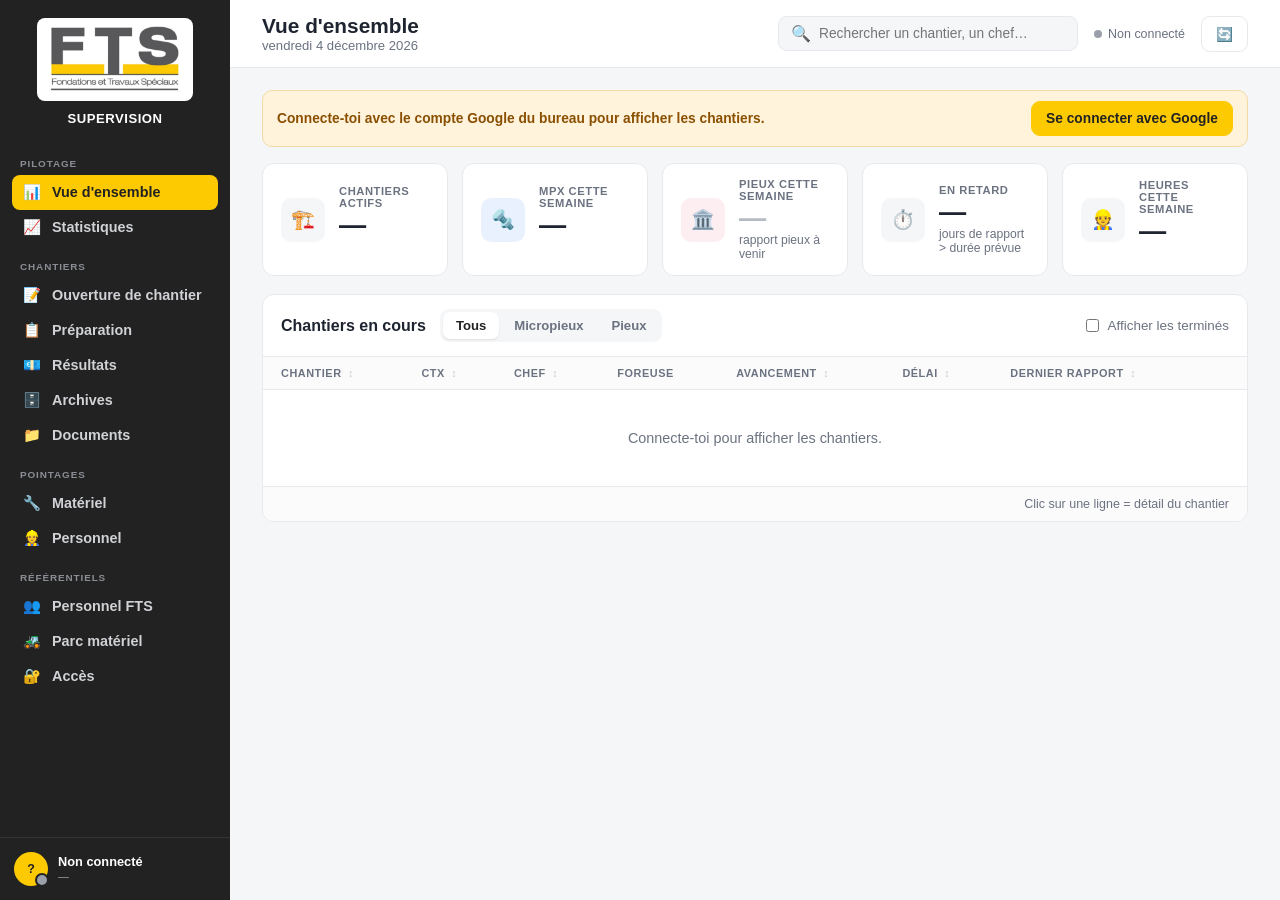
<file: supervision-encadrement/index.html>
<!DOCTYPE html>
<html lang="fr">
<head>
<meta charset="UTF-8">
<meta name="viewport" content="width=device-width, initial-scale=1.0, viewport-fit=cover">
<meta name="theme-color" content="#3A3A3A">
<link rel="manifest" href="../manifest_conducteur.json">
<link rel="icon" type="image/png" sizes="192x192" href="../icon-dashboard-192.png">
<script>
if ("serviceWorker" in navigator) { navigator.serviceWorker.register("/sw_dashboard.js").catch(() => {}); }
</script>
<title>FTS — Supervision Encadrement</title>
<link rel="stylesheet" href="../css/dashboard.css">
<link rel="stylesheet" href="../css/statistiques.css">
<link rel="stylesheet" href="../css/resultats.css">
<script src="https://accounts.google.com/gsi/client" async defer></script>
<style>
* { box-sizing: border-box; }
body { margin: 0; display: flex; min-height: 100vh; }

/* ─── KPI ─────────────────────────────────────────────────── */
.se-kpi-row { display: grid; grid-template-columns: repeat(4, 1fr); gap: 14px; margin-bottom: 24px; }
.se-kpi-card { background: var(--card-bg); border: 1px solid var(--border); border-radius: 12px; padding: 16px 18px; }
.se-kpi-label { font-size: 0.7rem; text-transform: uppercase; letter-spacing: 0.04em; color: var(--text-sub); font-weight: 700; margin-bottom: 8px; }
.se-kpi-value { font-size: 1.7rem; font-weight: 800; }
.se-kpi-value.alert { color: #C0392B; }
.se-kpi-sub { font-size: 0.74rem; color: var(--text-sub); margin-top: 3px; }

/* ─── Panel + tableau ─────────────────────────────────────── */
.se-panel { background: var(--card-bg); border: 1px solid var(--border); border-radius: 12px; overflow: hidden; }
.se-panel-head { padding: 16px 20px; display: flex; justify-content: space-between; align-items: center; border-bottom: 1px solid var(--border); flex-wrap: wrap; gap: 10px; }
.se-panel-head h2 { font-size: 1rem; font-weight: 800; margin: 0; }
.se-panel-head-right { display: flex; gap: 10px; align-items: center; flex-wrap: wrap; }
.se-filter-chips { display: flex; gap: 6px; background: var(--bg); padding: 3px; border-radius: 8px; }
.se-filter-chip { font-size: 0.76rem; font-weight: 700; color: var(--text-sub); padding: 5px 12px; border-radius: 6px; cursor: pointer; border: none; background: none; font-family: inherit; }
.se-filter-chip.active { background: white; color: var(--anthracite); box-shadow: 0 1px 2px rgba(0,0,0,0.08); }
.se-search-box { display: flex; align-items: center; gap: 6px; background: var(--bg); border: 1px solid var(--border); border-radius: 8px; padding: 6px 12px; font-size: 0.82rem; }
.se-search-box input { border: none; background: none; outline: none; font-size: 0.82rem; width: 200px; font-family: inherit; }

.se-table-scroll { overflow-x: auto; }
.se-table { width: 100%; min-width: 720px; border-collapse: collapse; }
.se-table th { text-align: left; font-size: 0.7rem; text-transform: uppercase; letter-spacing: 0.04em; color: var(--text-sub); font-weight: 700; padding: 10px 20px; border-bottom: 1px solid var(--border); cursor: pointer; user-select: none; white-space: nowrap; }
.se-table th .se-arrow { opacity: 0.35; margin-left: 4px; }
.se-table th.sorted .se-arrow { opacity: 1; color: var(--anthracite); }
.se-table td { padding: 13px 20px; border-bottom: 1px solid var(--border); font-size: 0.86rem; vertical-align: middle; }
.se-table tr:last-child td { border-bottom: none; }
.se-table tbody tr { cursor: pointer; }
.se-table tbody tr:hover td { background: #FAFBFC; }
.se-code { color: var(--text-sub); font-size: 0.72rem; display: block; }
.se-nom { font-weight: 700; }
.se-type-badge { font-size: 0.68rem; font-weight: 700; padding: 3px 9px; border-radius: 6px; white-space: nowrap; }
.se-type-mp { background: #EAF1FE; color: #2A5DBF; }
.se-type-battage { background: #EAF6EE; color: #1D6E3E; }
.se-type-pieux { background: #FDEEF1; color: #B84A63; }
.se-statut-chip { display: inline-flex; align-items: center; gap: 5px; padding: 3px 9px; border-radius: 20px; font-size: 0.72rem; font-weight: 700; white-space: nowrap; }
.se-statut-chip .se-dot { width: 7px; height: 7px; border-radius: 50%; flex-shrink: 0; }
.se-statut-travail { background: #EAF6EE; color: #1D6E3E; } .se-statut-travail .se-dot { background: #27AE60; }
.se-statut-panne { background: #FDECEA; color: #8E2E22; } .se-statut-panne .se-dot { background: #C0392B; }
.se-statut-arret { background: #F0F1F3; color: #5B6270; } .se-statut-arret .se-dot { background: #9AA0AA; }
.se-statut-transport { background: #EAF1FE; color: #2A5DBF; } .se-statut-transport .se-dot { background: #4C82F0; }
.se-progress-cell { display: flex; flex-direction: column; gap: 4px; min-width: 80px; }
.se-progress-nums { font-weight: 700; font-size: 0.84rem; }
.se-progress-bar { height: 5px; background: #EEE; border-radius: 3px; overflow: hidden; }
.se-progress-fill { height: 100%; background: var(--fts-yellow); }
.se-progress-fill.retard { background: #C0392B; }
.se-alert-badge { color: #C0392B; font-size: 0.66rem; font-weight: 800; margin-left: 6px; white-space: nowrap; }
.se-last-activity { color: var(--text-sub); font-size: 0.8rem; white-space: nowrap; }
.se-empty-state { padding: 40px 20px; text-align: center; color: var(--text-sub); font-size: 0.88rem; }

.se-subtabs { display: flex; gap: 8px; margin-bottom: 18px; }
.se-subtab { padding: 8px 16px; border-radius: 8px; border: 1px solid var(--border); background: white; font-size: 0.83rem; font-weight: 700; color: var(--text-sub); cursor: pointer; }
.se-subtab.active { background: var(--anthracite); color: white; border-color: var(--anthracite); }
.se-stats-controls { display: flex; justify-content: space-between; align-items: center; margin-bottom: 18px; flex-wrap: wrap; gap: 10px; }
.se-stats-controls-left { display: flex; gap: 8px; align-items: center; flex-wrap: wrap; }
.se-famille-chip { padding: 6px 14px; border-radius: 20px; font-size: 0.78rem; font-weight: 700; cursor: pointer; border: 1.5px solid var(--border); background: white; color: var(--text-sub); }
.se-famille-chip.mp.active { background: #EAF1FE; color: #2A5DBF; border-color: #2A5DBF; }
.se-famille-chip.pieux.active { background: #FDEEF1; color: #B84A63; border-color: #B84A63; }
.se-periode-select { padding: 7px 12px; border: 1px solid var(--border); border-radius: 8px; font-size: 0.82rem; background: white; }
.se-chart { display: flex; align-items: flex-end; gap: 10px; height: 150px; padding: 0 4px; }
.se-bar-group { flex: 1; display: flex; flex-direction: column; align-items: center; gap: 6px; height: 100%; justify-content: flex-end; min-width: 0; }
.se-bar { width: 100%; border-radius: 4px 4px 0 0; min-height: 2px; }
.se-bar-label { font-size: 0.64rem; color: var(--text-sub); font-weight: 600; text-align: center; white-space: nowrap; overflow: hidden; text-overflow: ellipsis; max-width: 100%; }
.se-bar-val { font-size: 0.7rem; font-weight: 800; }
.se-pct-bar { display: inline-block; width: 60px; height: 5px; background: #EEE; border-radius: 3px; overflow: hidden; margin-left: 8px; vertical-align: middle; }
.se-pct-fill { height: 100%; background: var(--fts-yellow); }
.se-export-btn { background: var(--fts-yellow); border: 1px solid var(--fts-yellow); color: var(--anthracite); padding: 9px 16px; border-radius: 8px; font-weight: 800; font-size: 0.82rem; cursor: pointer; }
/* ─── Habillage Supervision (v2 : barre latérale groupée + barre du haut) ─── */
html { font-size: 16px; }
.sv-sidebar {
  width: 230px; background: var(--anthracite); color: #fff; display: flex; flex-direction: column;
  flex-shrink: 0; position: sticky; top: 0; height: 100vh; z-index: 40;
}
.sv-brand { display: flex; flex-direction: column; gap: 10px; align-items: center; text-align: center; padding: 18px 18px 12px; text-decoration: none; color: #fff; }
.sv-brand img { width: 80%; height: auto; object-fit: contain; background: #fff; border-radius: 8px; padding: 8px 12px; box-sizing: border-box; flex-shrink: 0; }
.sv-brand b { font-size: 0.82rem; letter-spacing: 0.04em; display: block; }
.sv-brand small { font-size: 0.68rem; color: #A8ABB2; }
.sv-nav { flex: 1; padding: 4px 12px; overflow-y: auto; }
.sv-grp { font-size: 0.62rem; letter-spacing: 0.09em; color: #8A8D94; font-weight: 800; margin: 16px 8px 6px; }
.sv-nav button, .sv-nav a {
  display: flex; align-items: center; gap: 10px; padding: 9px 10px; border-radius: 8px; width: 100%;
  color: #D0D2D6; text-decoration: none; font-weight: 600; font-size: 0.9rem; background: none; border: none;
  cursor: pointer; text-align: left; font-family: inherit;
}
.sv-nav .ic { width: 20px; text-align: center; flex-shrink: 0; }
.sv-nav button.active { background: var(--fts-yellow); color: var(--anthracite); }
.sv-nav button:hover:not(.active), .sv-nav a:hover { background: rgba(255,255,255,0.07); }
.sv-pill { margin-left: auto; background: #C0392B; color: #fff; font-size: 0.68rem; font-weight: 800; border-radius: 10px; padding: 1px 7px; }
.sv-pill[hidden] { display: none; }
.pp-kpis { --nk: 4; }
.pp-kpis .sv-kpi.clic { cursor: pointer; }
.pp-et { font-weight: 800; font-size: 0.72rem; padding: 3px 9px; border-radius: 6px; white-space: nowrap; display: inline-block; }
.pp-et.afaire { background: #FDECEA; color: #C0392B; } .pp-et.encours { background: #FFF3DC; color: #A15C00; }
.pp-moi { display: flex; align-items: center; gap: 6px; background: #FFF8D6; border: 1px solid #F3DC7A; border-radius: 10px; padding: 5px 10px; font-size: .84rem; font-weight: 600; }
.pp-moi select { border: none; background: transparent; font: inherit; font-weight: 800; cursor: pointer; }
.pp-moi.vide { background: #FDECEC; border-color: #F5B5B5; }
.pp-onglets { display: flex; gap: 4px; padding: 0 18px; border-bottom: 1px solid var(--border); }
.pp-onglets button { border: none; background: none; padding: 15px 14px 12px; font: inherit; font-size: .95rem; font-weight: 700; color: var(--text-sub); border-bottom: 3px solid transparent; margin-bottom: -1px; cursor: pointer; }
.pp-onglets button.on { color: var(--anthracite); border-bottom-color: var(--fts-yellow); }
.pp-onglets .n { font-size: .74rem; background: var(--bg); border-radius: 10px; padding: 1px 7px; margin-left: 5px; color: var(--text-main); }
.pp-barre { display: flex; align-items: center; gap: 10px; flex-wrap: wrap; padding: 12px 18px; border-bottom: 1px solid var(--border); }
.pp-select { border: 1px solid var(--border); border-radius: 9px; padding: 8px 10px; font-size: .84rem; font-family: inherit; background: #fff; }
.pp-vide b { display: block; color: var(--text-main); margin-bottom: 4px; }
.pp-vide .sv-btn { margin-top: 12px; }
.sv-top .pp-moi[hidden] { display: none; }
.pp-grp { display: flex; align-items: center; gap: 8px; }
.pp-lab { font-size: .68rem; font-weight: 800; letter-spacing: .06em; text-transform: uppercase; color: var(--text-sub); margin-left: 6px; }
.pp-filtres .sv-seg .n { font-size: .7rem; background: var(--bg); border-radius: 10px; padding: 1px 6px; margin-left: 3px; }
.pp-tech { display: inline-block; font-size: .64rem; font-weight: 800; border-radius: 5px; padding: 1px 6px; margin: 2px 4px 0 0; }
.pp-tech.Micropieux { background: #E8F0FE; color: #2A5DBF; } .pp-tech.Pieux { background: #F3E8FF; color: #7030A0; } .pp-tech.Battage { background: #E6F6EC; color: #1D6E3E; }
.pp-attr { border: 1px dashed #c9ccd2; border-radius: 8px; background: #fff; padding: 4px 9px; font-size: .78rem; color: var(--text-sub); cursor: pointer; font-family: inherit; }
.pp-attr:hover { border-color: #E8B923; color: var(--text-main); }
.pp-ctx { border: 1px solid var(--border); border-radius: 8px; background: #fff; padding: 4px 6px; font-size: .8rem; font-family: inherit; color: var(--text-main); max-width: 190px; cursor: pointer; }
.pp-ctx.vide { border: 1px dashed #E8B923; background: #FFF8E1; font-weight: 700; color: #8A5A00; }
.pp-nonattr { font-size: .78rem; font-weight: 700; color: #8A5A00; }
tr.pp-libre { background: #FFFCF0; }
.pp-avenir { font-size: .76rem; color: var(--text-sub); font-style: italic; }
.pp-et.envoyee { background: #EAF6EE; color: #1D6E3E; } .pp-et.modifiee { background: #EAF1FE; color: #2A5DBF; }
.pp-note { display: block; font-size: 0.72rem; color: var(--text-sub); margin-top: 3px; }
.pp-def { font-weight: 800; color: #A15C00; }
#ppTbody tr { cursor: pointer; } #ppTbody tr:hover td { background: #FAFBFC; }
.sv-acct { border-top: 1px solid rgba(255,255,255,0.08); padding: 14px 14px; display: flex; gap: 10px; align-items: center; }
.sv-av {
  width: 34px; height: 34px; border-radius: 50%; background: var(--fts-yellow); color: var(--anthracite);
  display: grid; place-items: center; font-weight: 800; font-size: 0.78rem; position: relative; flex-shrink: 0;
}
.sv-av::after { content: ""; position: absolute; right: -1px; bottom: -1px; width: 10px; height: 10px; border-radius: 50%; background: #9AA0AA; border: 2px solid var(--anthracite); }
.sv-av.on::after { background: #27AE60; }
.sv-av.exp::after { background: #E39B0B; }
.sv-who { font-size: 0.8rem; font-weight: 700; line-height: 1.25; min-width: 0; flex: 1; }
.sv-who small { display: block; color: #9A9DA4; font-weight: 500; font-size: 0.68rem; overflow: hidden; text-overflow: ellipsis; white-space: nowrap; }
.sv-logout { background: rgba(255,255,255,0.08); border: none; color: #D0D2D6; width: 30px; height: 30px; border-radius: 7px; cursor: pointer; font-size: 0.85rem; flex-shrink: 0; }
.sv-logout:hover { background: rgba(255,255,255,0.16); }

.sv-main { flex: 1; min-width: 0; display: flex; flex-direction: column; }
.sv-top {
  background: var(--card-bg); border-bottom: 1px solid var(--border); padding: 14px 32px;
  display: flex; align-items: center; gap: 16px; position: sticky; top: 0; z-index: 20;
}
.sv-top h1 { font-size: 1.3rem; margin: 0; font-weight: 800; }
.sv-top .sv-date { color: var(--text-sub); font-size: 0.82rem; }
.sv-sp { flex: 1; }
.sv-search { display: flex; align-items: center; gap: 8px; border: 1px solid var(--border); background: var(--bg); border-radius: 9px; padding: 0 12px; width: 300px; }
.sv-search input { border: none; background: none; outline: none; font: inherit; font-size: 0.86rem; padding: 9px 0; width: 100%; }
.sv-sync { font-size: 0.78rem; color: var(--text-sub); display: flex; align-items: center; gap: 6px; white-space: nowrap; }
.sv-sync .dot { width: 8px; height: 8px; border-radius: 50%; background: #9AA0AA; flex-shrink: 0; }
.sv-sync.ok .dot { background: #27AE60; }
.sv-sync.exp .dot { background: #E39B0B; }
.sv-sync.load .dot { background: var(--fts-yellow); animation: svPulse 1s infinite; }
@keyframes svPulse { 50% { opacity: 0.3; } }
.sv-btn { border: 1px solid var(--border); background: #fff; border-radius: 9px; padding: 9px 14px; font-weight: 700; font-size: 0.86rem; cursor: pointer; color: var(--text-main); font-family: inherit; white-space: nowrap; }
.sv-btn:hover { background: var(--bg); }
.sv-btn.pri { background: var(--fts-yellow); border-color: var(--fts-yellow); color: var(--anthracite); }
.sv-btn.pri:hover { filter: brightness(0.97); }
.sv-btn:disabled { opacity: 0.6; cursor: default; }
.sv-content { padding: 22px 32px 40px; width: 100%; }

/* Les anciennes vues gardent leur contenu : le titre passe dans la barre du haut */
.se-view .se-page-title { display: none; }
.se-view .se-page-sub { margin: 0 0 16px; font-size: 0.88rem; color: var(--text-sub); }
/* Panneaux des statistiques : titre et graphique décollés du bord */
.se-panel > h2 { font-size: 1rem; font-weight: 800; padding: 16px 20px 0; margin: 0 0 14px !important; }
.se-panel > .se-chart { padding: 0 20px 16px; height: 170px; }
.se-pct-fill { display: block; }
.se-view { display: none; }
.se-view.active { display: block; }
.se-panel + .se-panel { margin-top: 16px; }

/* Bandeau session */
.sv-banner { display: flex; align-items: center; gap: 12px; background: #FFF3DC; border: 1px solid #F3D9A4; color: #8A4F00; padding: 10px 14px; border-radius: 10px; margin-bottom: 16px; font-size: 0.86rem; font-weight: 600; flex-wrap: wrap; }
.sv-banner[hidden] { display: none; }

/* KPI */
.sv-kpis { display: grid; grid-template-columns: repeat(var(--nk, 5), 1fr); gap: 14px; margin-bottom: 18px; }
.sv-kpi { background: var(--card-bg); border: 1px solid var(--border); border-radius: 12px; padding: 14px 18px; display: flex; align-items: center; gap: 14px; min-width: 0; }
.sv-kpi[hidden] { display: none; }
.sv-kpi .ico { width: 44px; height: 44px; border-radius: 10px; display: grid; place-items: center; font-size: 1.2rem; background: var(--bg); flex-shrink: 0; }
.sv-kpi .l { font-size: 0.7rem; text-transform: uppercase; letter-spacing: 0.05em; color: var(--text-sub); font-weight: 700; }
.sv-kpi .v { font-size: 1.7rem; font-weight: 800; line-height: 1.15; }
.sv-kpi .s { font-size: 0.76rem; color: var(--text-sub); }
.sv-kpi.mp .ico { background: #EAF1FE; }
.sv-kpi.px .ico { background: #FDEEF1; }
.sv-kpi.px.avenir .v { color: #B6BAC2; }
.sv-kpi.alert { border-color: #F2C4BE; background: #FFFAF9; }
.sv-kpi.alert .v { color: #C0392B; }
.sv-kpi.alert .ico { background: #FDECEA; }

/* Tableau chantiers */
.sv-panel { background: var(--card-bg); border: 1px solid var(--border); border-radius: 12px; overflow: hidden; }
.sv-ph { display: flex; align-items: center; gap: 14px; padding: 14px 18px; border-bottom: 1px solid var(--border); flex-wrap: wrap; }
.sv-ph h2 { font-size: 1rem; margin: 0; font-weight: 800; }
.sv-seg { display: flex; background: var(--bg); border-radius: 9px; padding: 3px; gap: 2px; }
.sv-seg button { border: none; background: none; padding: 6px 13px; border-radius: 7px; font-weight: 700; font-size: 0.82rem; color: var(--text-sub); cursor: pointer; font-family: inherit; white-space: nowrap; }
.sv-seg button.on { background: #fff; color: var(--anthracite); box-shadow: 0 1px 2px rgba(0,0,0,0.1); }
.sv-chk { font-size: 0.84rem; color: var(--text-sub); display: flex; gap: 6px; align-items: center; cursor: pointer; }
.sv-table { width: 100%; border-collapse: collapse; }
.sv-table th { text-align: left; font-size: 0.68rem; text-transform: uppercase; letter-spacing: 0.05em; color: var(--text-sub); font-weight: 700; padding: 10px 18px; border-bottom: 1px solid var(--border); white-space: nowrap; background: #FBFBFC; user-select: none; }
.sv-table th[data-sort] { cursor: pointer; }
.sv-table th .ar { opacity: 0.35; margin-left: 3px; }
.sv-table th.sorted .ar { opacity: 1; color: var(--anthracite); }
.sv-table td { padding: 12px 18px; border-bottom: 1px solid var(--border); vertical-align: middle; font-size: 0.9rem; }
.sv-table tbody tr:last-child td { border-bottom: none; }
.sv-table tbody tr { cursor: pointer; }
.sv-table tbody tr:hover td { background: #FAFBFC; }
.sv-table tr.late td:first-child { box-shadow: inset 3px 0 0 #C0392B; }
.sv-table tr.done td { opacity: 0.6; }
.sv-code { font-size: 0.74rem; color: var(--text-sub); display: block; }
.sv-nom { font-weight: 700; }
.sv-tag { font-size: 0.64rem; font-weight: 800; margin-left: 6px; color: var(--text-sub); white-space: nowrap; }
.sv-badges { display: flex; gap: 4px; flex-wrap: wrap; }
.sv-badge { font-size: 0.7rem; font-weight: 800; padding: 3px 8px; border-radius: 6px; white-space: nowrap; }
.sv-b-Micropieux { background: #EAF1FE; color: #2A5DBF; }
.sv-b-Battage { background: #EAF6EE; color: #1D6E3E; }
.sv-b-Pieux { background: #FDEEF1; color: #B84A63; }
.sv-st { display: inline-flex; align-items: center; gap: 6px; font-size: 0.78rem; font-weight: 700; padding: 3px 10px; border-radius: 20px; white-space: nowrap; background: #F0F1F3; color: #5B6270; }
.sv-st i { width: 8px; height: 8px; border-radius: 50%; background: #9AA0AA; }
.sv-st.TRAVAIL { background: #EAF6EE; color: #1D6E3E; } .sv-st.TRAVAIL i { background: #27AE60; }
.sv-st.PANNE { background: #FDECEA; color: #8E2E22; } .sv-st.PANNE i { background: #C0392B; }
.sv-st.TRANSPORT { background: #EAF1FE; color: #2A5DBF; } .sv-st.TRANSPORT i { background: #4C82F0; }
.sv-mach { font-size: 0.74rem; color: var(--text-sub); display: block; margin-top: 3px; }
.sv-prog { min-width: 140px; max-width: 260px; }
.sv-prog + .sv-prog { margin-top: 7px; }
.sv-prog .n { display: flex; justify-content: space-between; font-size: 0.84rem; font-weight: 700; margin-bottom: 4px; gap: 8px; }
.sv-prog .n small { color: var(--text-sub); font-weight: 600; }
.sv-prog .n em { font-style: normal; font-size: 0.68rem; color: var(--text-sub); font-weight: 700; margin-right: 4px; }
.sv-prog.late .n, .sv-prog.late .n small { color: #C0392B; }
.sv-bar { height: 6px; background: #EEF0F2; border-radius: 3px; overflow: hidden; }
.sv-bar div { height: 100%; background: var(--fts-yellow); border-radius: 3px; }
.sv-prog.late .sv-bar div { background: #C0392B; }
.sv-avenir { font-size: 0.76rem; color: #B6BAC2; font-weight: 600; font-style: italic; }
.sv-last { font-size: 0.86rem; white-space: nowrap; }
.sv-last small { display: block; color: var(--text-sub); font-size: 0.72rem; }
.sv-last.warn { color: #A15C00; font-weight: 700; }
.sv-chef { font-size: 0.86rem; }
.sv-chef b { font-weight: 700; }
.sv-chef small, .sv-ctx small { display: block; font-size: 0.74rem; color: var(--text-sub); margin-top: 2px; line-height: 1.3; }
.sv-ctx { font-size: 0.84rem; white-space: nowrap; }
.sv-ctx .non { color: #C0392B; font-weight: 600; }
.c-nom .sv-badges { margin-top: 4px; }
#chantiersTbody td.c-nom { min-width: 230px; }
#chantiersTbody td.c-chef { min-width: 170px; }
.sv-act { white-space: nowrap; text-align: right; }
.sv-ab { border: 1px solid var(--border); background: #fff; border-radius: 8px; width: 34px; height: 34px; display: inline-grid; place-items: center; font-size: 0.95rem; margin-left: 4px; text-decoration: none; cursor: pointer; }
.sv-ab:hover { background: var(--bg); }
.sv-foot { padding: 10px 18px; font-size: 0.78rem; color: var(--text-sub); border-top: 1px solid var(--border); display: flex; justify-content: space-between; background: #FBFBFC; gap: 10px; }
.sv-empty { padding: 40px 20px; text-align: center; color: var(--text-sub); font-size: 0.9rem; }
.sv-empty[hidden] { display: none; }
.sv-skel td div { height: 12px; border-radius: 6px; background: linear-gradient(90deg, #EEF0F2 25%, #F6F7F8 50%, #EEF0F2 75%); background-size: 200% 100%; animation: svSkel 1.2s infinite; }
@keyframes svSkel { to { background-position: -200% 0; } }

/* Fenêtre Nouveau chantier */
.sv-ov { position: fixed; inset: 0; background: rgba(20,20,20,0.45); display: none; align-items: center; justify-content: center; z-index: 100; padding: 16px; }
.sv-ov.open { display: flex; }
.sv-modal { background: #fff; border-radius: 14px; width: 640px; max-width: 100%; max-height: 92vh; overflow: auto; box-shadow: 0 20px 50px rgba(0,0,0,0.25); }
.sv-mh { display: flex; align-items: center; padding: 16px 22px; border-bottom: 1px solid var(--border); position: sticky; top: 0; background: #fff; z-index: 1; }
.sv-mh h3 { margin: 0; font-size: 1.1rem; }
.sv-x { margin-left: auto; border: none; background: var(--bg); width: 34px; height: 34px; border-radius: 8px; font-size: 1rem; cursor: pointer; }
.sv-mb { padding: 18px 22px; display: grid; grid-template-columns: 1fr 1fr; gap: 14px 16px; }
.sv-f { display: flex; flex-direction: column; gap: 5px; }
.sv-f[hidden] { display: none; }
.sv-f.full { grid-column: 1 / -1; }
.sv-f label { font-size: 0.76rem; font-weight: 700; color: var(--text-sub); }
.sv-f label i { font-style: normal; font-weight: 500; }
.sv-f input { border: 1px solid var(--border); border-radius: 9px; padding: 10px 12px; font-size: 0.92rem; font-family: inherit; width: 100%; }
.sv-f input:focus { outline: 2px solid var(--fts-yellow); outline-offset: -1px; }
.sv-techs { display: grid; grid-template-columns: repeat(3, 1fr); gap: 8px; }
.sv-techs label { border: 1.5px solid var(--border); border-radius: 10px; padding: 11px 10px; font-weight: 700; font-size: 0.86rem; cursor: pointer; color: var(--text-sub); display: flex; align-items: center; gap: 8px; }
.sv-techs input { width: 18px; height: 18px; accent-color: var(--anthracite); margin: 0; }
.sv-techs label:has(input:checked) { border-color: var(--anthracite); color: var(--anthracite); background: #FFFBEA; }
.sv-sep { grid-column: 1 / -1; font-size: 0.66rem; letter-spacing: 0.08em; font-weight: 800; color: var(--text-sub); border-top: 1px solid var(--border); padding-top: 12px; margin-top: 2px; }
.sv-sep i { font-style: normal; font-weight: 500; letter-spacing: 0; }
.sv-hint { grid-column: 1 / -1; font-size: 0.78rem; color: var(--text-sub); background: var(--bg); border-radius: 8px; padding: 8px 10px; }
.sv-mstatus { grid-column: 1 / -1; font-size: 0.84rem; font-weight: 600; margin: 0; }
.sv-mstatus.err { color: #C0392B; }
.sv-mstatus.ok { color: #1D6E3E; }
.sv-mf { display: flex; gap: 10px; justify-content: flex-end; padding: 14px 22px; border-top: 1px solid var(--border); background: #FBFBFC; position: sticky; bottom: 0; }

/* Mobile */
.sv-mtop { display: none; background: var(--anthracite); color: #fff; padding: 12px 14px; padding-top: max(12px, env(safe-area-inset-top)); align-items: center; gap: 10px; position: sticky; top: 0; z-index: 20; }
.sv-mtop img { width: 54px; height: 28px; object-fit: contain; background: #fff; border-radius: 6px; padding: 3px 5px; }
.sv-mtop b { font-size: 1rem; }
.sv-mtop .sv-sync { color: #B8BAC0; }
.sv-fab { display: none; }
.sv-tabbar { display: none; position: fixed; bottom: 0; left: 0; right: 0; background: #fff; border-top: 1px solid var(--border); justify-content: space-around; padding: 6px 0 max(10px, env(safe-area-inset-bottom)); z-index: 30; }
.sv-tabbar a, .sv-tabbar button { display: flex; flex-direction: column; align-items: center; font-size: 0.66rem; color: var(--text-sub); text-decoration: none; font-weight: 700; gap: 2px; background: none; border: none; font-family: inherit; cursor: pointer; padding: 0 6px; }
.sv-tabbar span { font-size: 1.2rem; }
.sv-tabbar .on { color: var(--anthracite); }
.sv-backdrop { display: none; }

@media (max-width: 1250px) {
  .sv-kpis { grid-template-columns: repeat(3, 1fr); }
  .sv-search { width: 220px; }
}
@media (max-width: 1000px) {
  .se-kpi-row { grid-template-columns: repeat(2, 1fr); }
  .sv-top .sv-date, .sv-top .sv-sync span:last-child { display: none; }
}
@media (max-width: 760px) {
  body { flex-direction: column; }
  .sv-top { display: none; }
  .sv-mtop, .sv-tabbar { display: flex; }
  /* Barre latérale = tiroir ouvert par "Plus" */
  .sv-sidebar { position: fixed; left: 0; top: 0; bottom: 0; height: auto; transform: translateX(-100%); transition: transform 0.2s; width: 260px; padding-top: env(safe-area-inset-top); }
  body.menu-ouvert .sv-sidebar { transform: none; }
  body.menu-ouvert .sv-backdrop { display: block; position: fixed; inset: 0; background: rgba(0,0,0,0.4); z-index: 35; }
  .sv-content { padding: 12px 12px 96px; }
  .sv-kpis { grid-template-columns: 1fr 1fr; gap: 8px; }
  .sv-kpi { padding: 10px 12px; }
  .sv-kpi .ico { display: none; }
  .sv-kpi .v { font-size: 1.35rem; }
  .sv-kpi .s { font-size: 0.72rem; }
  .sv-kpi:first-child { grid-column: 1 / -1; }
  .sv-ph { padding: 12px 14px; gap: 10px; }
  .sv-ph h2 { width: 100%; }
  .sv-seg { width: 100%; }
  .sv-seg button { flex: 1; padding: 7px 4px; font-size: 0.8rem; }
  .sv-ph .sv-sp { display: none; }
  .sv-table, .sv-table tbody, .sv-table tr, .sv-table td { display: block; }
  .sv-table thead { display: none; }
  .sv-table tbody tr { padding: 12px 14px; border-bottom: 1px solid var(--border); display: grid; grid-template-columns: 1fr 1fr; gap: 8px 16px; }
  .sv-table tbody tr:last-child { border-bottom: none; }
  .sv-table td { padding: 0; border: none; }
  #chantiersTbody td.c-nom, #chantiersTbody td.c-chef { min-width: 0; }
  .sv-table td.c-type, .sv-table td.c-chef, .sv-table td.c-ctx, .sv-table td.c-act { display: none; }
  .sv-table td.c-st { text-align: right; }
  .sv-table td.c-last { grid-column: 1 / -1; font-size: 0.78rem; color: var(--text-sub); }
  .sv-table td.c-last small { display: inline; margin-left: 4px; }
  .sv-prog { min-width: 0; max-width: none; }
  .sv-table tr.late td:first-child { box-shadow: none; }
  .sv-table tr.late { box-shadow: inset 3px 0 0 #C0392B; }
  .sv-table tr.sv-skel { display: block; }
  .sv-fab { display: grid; position: fixed; right: 16px; bottom: calc(78px + env(safe-area-inset-bottom)); width: 54px; height: 54px; border-radius: 50%; background: var(--fts-yellow); border: none; font-size: 1.7rem; font-weight: 800; box-shadow: 0 6px 16px rgba(0,0,0,0.2); place-items: center; z-index: 31; color: var(--anthracite); cursor: pointer; }
  .sv-mb { grid-template-columns: 1fr; }
  .sv-ov { align-items: flex-end; padding: 0; }
  .sv-modal { border-radius: 16px 16px 0 0; max-height: 94vh; }
  .sv-mf { padding-bottom: max(14px, env(safe-area-inset-bottom)); }
  /* Anciennes vues (stats, archives, personnel, parc) */
  .se-kpi-row { grid-template-columns: 1fr 1fr; }
  .se-table-scroll { overflow-x: auto; }
}

/* ─── Accès Drive (js/acces-drive.js) ─── */
.ad-grid{display:grid;grid-template-columns:minmax(0,1.1fr) minmax(0,1fr);gap:16px;margin-bottom:16px;align-items:start}
@media (max-width:1200px){.ad-grid{grid-template-columns:1fr}}
.ad-h{display:flex;align-items:center;gap:10px;padding:14px 20px;border-bottom:1px solid var(--border);flex-wrap:wrap}.ad-h h2{margin:0;font-size:1rem}.ad-h .s{color:var(--text-sub);font-size:.78rem}.ad-sp{flex:1}
.ad-b{padding:14px 20px}
.ad-t{width:100%;border-collapse:collapse;font-size:.85rem}.ad-t th{font-size:.68rem;text-transform:uppercase;letter-spacing:.04em;color:var(--text-sub);text-align:left;padding:8px 10px;border-bottom:1px solid var(--border)}.ad-t td{padding:9px 10px;border-bottom:1px solid #EEF0F3;vertical-align:middle}.ad-t tr:last-child td{border-bottom:0}
.ad-r{display:inline-block;border-radius:10px;padding:2px 9px;font-size:.7rem;font-weight:800;white-space:nowrap}.r-mod{background:#E6F4EA;color:#1E8E4E}.r-lec{background:#E8F0FE;color:#2457C5}.r-non{background:#F1F2F4;color:#9AA0AA}.r-perso{background:#FFF4DB;color:#9A6500}
.ad-dot{display:inline-block;width:11px;height:11px;border-radius:3px;margin-right:8px;vertical-align:-1px}
.ad-btn{border:1px solid var(--border);background:#fff;border-radius:8px;padding:6px 10px;font-weight:700;font-size:.8rem;cursor:pointer;font-family:inherit}.ad-btn.pri{background:var(--fts-yellow);border-color:var(--fts-yellow)}.ad-btn:disabled{opacity:.6}
.ad-in{border:1px solid var(--border);border-radius:8px;padding:7px 10px;font-size:.82rem;font-family:inherit;min-width:0;width:100%;box-sizing:border-box}
.ad-form{display:grid;grid-template-columns:1fr 1.3fr auto auto;gap:8px;margin-top:12px}
.ad-st{font-size:.8rem;color:var(--text-sub);margin-top:8px;min-height:1em}
.ad-sub{color:var(--text-sub);font-size:.78rem}
.ad-ok,.ad-warn,.ad-alert,.ad-info{border-radius:10px;padding:11px 14px;font-size:.83rem;line-height:1.55;margin-bottom:10px}
.ad-ok{background:#EAF6EE}.ad-warn{background:#FFF4DB}.ad-alert{background:#FDECEA}.ad-info{background:#F1F5FD}
.ad-alert ul,.ad-info ul{margin:6px 0 6px 18px;padding:0}
.ad-note{font-size:.76rem;color:var(--text-sub);padding:10px 20px;border-top:1px solid var(--border);background:#FAFAFB;line-height:1.5}
.ad-vide{padding:16px 20px;color:var(--text-sub)}
/* Onglet Modules (js/acces-modules.js) */
.am-tabs{display:flex;gap:6px;margin-bottom:14px}.am-tabs button{border:0;background:#fff;border-radius:9px;padding:9px 15px;font-weight:700;font-size:.86rem;color:#555;cursor:pointer;font-family:inherit;box-shadow:0 1px 2px rgba(0,0,0,.05)}.am-tabs button.on{background:#1d1d1f;color:#fff}
#accesTabDrive[hidden],#accesTabModules[hidden]{display:none!important}
.am-t th{text-align:center;white-space:normal;line-height:1.2;min-width:64px}.am-t td{text-align:center}.am-t .am-l{text-align:left;min-width:190px}.am-t .am-l small{display:block;color:var(--text-sub);font-size:.74rem;font-weight:400}
.am-gh td{background:#F7F7F8;font-size:.68rem;letter-spacing:.06em;color:#9AA0AA;font-weight:800;text-align:left!important}
.am-c{display:inline-block;width:22px;height:22px;border-radius:6px;border:1.5px solid #cfd3d9;background:#fff;vertical-align:middle;cursor:pointer;padding:0;position:relative}
button.am-c:hover{box-shadow:0 0 0 3px rgba(253,202,1,.35)}.am-c.on{background:#1E7B34;border-color:#1E7B34}.am-c.on::after{content:"✓";color:#fff;font-size:13px;font-weight:800;position:absolute;left:5px;top:1px}
.am-c.dif{outline:2px solid #E8B923;outline-offset:1px}
.am-leg{display:flex;gap:18px;flex-wrap:wrap;font-size:.78rem;color:var(--text-sub);margin-top:12px;align-items:center}.am-leg .am-c{width:16px;height:16px;cursor:default;margin-right:4px}.am-leg .am-c.on::after{font-size:10px;left:3px;top:0}
.am-voir{display:flex;gap:10px;align-items:center;flex-wrap:wrap;background:#F4F5F7;border-radius:10px;padding:9px 12px;margin-top:12px;font-size:.82rem}.am-voir select{border:1px solid var(--border);border-radius:8px;padding:5px 8px;font-family:inherit}
.am-ov{position:fixed;inset:0;background:rgba(0,0,0,.35);z-index:500;display:flex;align-items:center;justify-content:center}.am-md{background:#fff;border-radius:14px;padding:18px 20px;max-width:1260px;width:96%;max-height:88vh;overflow:auto}.am-md h3{margin:0 0 6px}.am-md p{color:var(--text-sub);margin:0 0 12px;font-size:.85rem}
/* Contrôle de sécurité (js/controle-securite.js) */
.cs-kp{display:flex;gap:10px;margin-bottom:14px;flex-wrap:wrap}.cs-kp div{flex:1;min-width:170px;background:#F4F5F7;border-radius:10px;padding:10px 12px;font-size:.78rem;color:var(--text-sub)}.cs-kp b{display:block;font-size:20px;color:#1d1d1f}
.cs-kp .red b{color:#B42318}.cs-kp .gr b{color:#1E8E4E}
.cs-sec{margin:6px 0 16px}.cs-sec h3{font-size:.9rem;margin:0 0 8px;display:flex;align-items:center;gap:8px}
.r-red{background:#FDECEA;color:#B42318}.ad-btn.dang{color:#B42318}a.ad-btn{text-decoration:none;color:inherit;display:inline-block}
.ad-warn ul{margin:6px 0 6px 18px;padding:0}
.ad-verrou{max-width:560px;margin:40px auto;text-align:center;padding:34px 30px}.ad-verrou h2{margin:8px 0 10px;font-size:20px}.ad-verrou p{color:#4B5563;font-size:14px;line-height:1.5;margin:6px 0}.ad-verrou-ic{font-size:44px}
</style>
<style>
/* ─── Téléphone : version allégée (consultation) ─────────────────
   Vue d'ensemble seule ; pointages, statistiques, référentiels et
   création de chantier restent sur ordinateur. */
.tel-only { display: none; }
@media (max-width: 760px) {
  .sv-tabbar, .sv-fab, .sv-sidebar, .sv-backdrop { display: none !important; }
  .sv-content { padding-bottom: 30px !important; }
  .tel-only { display: block; }
  .tel-hint { font-size: 0.74rem; color: var(--text-sub); text-align: center; padding: 14px 0 4px; }
  .sv-foot span:last-child { display: none; }
}
</style>
</head>
<body>

<aside class="sv-sidebar" id="sidebar">
  <a class="sv-brand" href="index.html">
    <img src="../assets/logo-fts.png" alt="FTS" width="54" height="28">
    <div><b>SUPERVISION</b></div>
  </a>
  <nav class="sv-nav" id="sidebarNav">
    <div class="sv-grp">PILOTAGE</div>
    <button type="button" class="se-nav-btn active" data-view="se-view-overview"><span class="ic">📊</span>Vue d'ensemble</button>
    <button type="button" class="se-nav-btn" data-view="se-view-stats"><span class="ic">📈</span>Statistiques</button>
    <div class="sv-grp">CHANTIERS</div>
    <!-- OUVERTURE CHANTIER (js/ouverture-chantier.js) : seule porte d'entrée d'un nouveau chantier (24/11/2026) -->
    <button type="button" class="se-nav-btn" data-view="se-view-ouverture"><span class="ic">📝</span>Ouverture de chantier</button>
    <button type="button" class="se-nav-btn" data-view="se-view-preparation"><span class="ic">📋</span>Préparation<span class="sv-pill" id="navPrepaPill" hidden></span></button>
    <button type="button" class="se-nav-btn" data-view="se-view-resultats"><span class="ic">💶</span>Résultats<span class="sv-pill" id="navResultatsPill" hidden></span></button>
    <button type="button" class="se-nav-btn" data-view="se-view-archives"><span class="ic">🗄️</span>Archives</button>
    <button type="button" class="se-nav-btn" data-view="se-view-documents"><span class="ic">📁</span>Documents</button>
    <div class="sv-grp">POINTAGES</div>
    <a href="../recap-hebdo/index.html?type=materiel"><span class="ic">🔧</span>Matériel</a>
    <a href="../recap-hebdo/index.html?type=personnel"><span class="ic">👷</span>Personnel</a>
    <div class="sv-grp">RÉFÉRENTIELS</div>
    <button type="button" class="se-nav-btn" data-view="se-view-personnel"><span class="ic">👥</span>Personnel FTS</button>
    <button type="button" class="se-nav-btn" data-view="se-view-parc"><span class="ic">🚜</span>Parc matériel</button>
    <button type="button" class="se-nav-btn" data-view="se-view-acces"><span class="ic">🔐</span>Accès</button>
  </nav>
  <div class="sv-acct">
    <div class="sv-av" id="userAvatar">?</div>
    <div class="sv-who"><span id="userName">Non connecté</span><small id="userLabel">—</small></div>
    <button type="button" class="sv-logout" id="signOutBtn" title="Se déconnecter" hidden>🚪</button>
  </div>
</aside>
<div class="sv-backdrop" id="menuBackdrop"></div>

<div class="sv-mtop">
  <img src="../assets/logo-fts.png" alt="FTS" width="54" height="28">
  <b id="mobileTitle">Supervision</b><span class="sv-sp"></span>
  <span class="sv-sync" id="syncMobile"><span class="dot"></span><span class="txt"></span></span>
</div>

<div class="sv-main">
  <header class="sv-top">
    <div><h1 id="pageTitle">Vue d'ensemble</h1><div class="sv-date" id="topDate"></div></div>
    <span class="sv-sp"></span>
    <label class="sv-search" id="searchBox">🔍<input type="text" id="rechercheChantier" placeholder="Rechercher un chantier, un chef…"></label>
    <label class="pp-moi" id="ppMoiBox" hidden title="Retenu sur cet ordinateur">👤 <select id="ppMoi"><option value="">Je suis… (choisir)</option></select></label>
    <span id="srvVoyantZone" style="display:none"></span>
    <span class="sv-sync" id="syncTop"><span class="dot"></span><span class="txt"></span></span>
    <button type="button" class="sv-btn" id="refreshVueEnsembleBtn" title="Recharger depuis Google">🔄</button>
  </header>

  <div class="sv-content">
    <div class="sv-banner" id="sessionBanner" hidden>
      <span id="sessionBannerTxt"></span><span class="sv-sp"></span>
      <button type="button" class="sv-btn pri" id="signInBtn">Reprendre la session</button>
    </div>

  <!-- ─── VUE D'ENSEMBLE ─────────────────────────────────── -->
  <div class="se-view active" id="se-view-overview">
    <div class="sv-kpis" id="kpis">
      <div class="sv-kpi" id="kpiActifs"><div class="ico">🏗️</div><div><div class="l">Chantiers actifs</div><div class="v">—</div><div class="s">&nbsp;</div></div></div>
      <div class="sv-kpi mp" id="kpiMpx"><div class="ico">🔩</div><div><div class="l">Mpx cette semaine</div><div class="v">—</div><div class="s">&nbsp;</div></div></div>
      <div class="sv-kpi px avenir" id="kpiPieux"><div class="ico">🏛️</div><div><div class="l">Pieux cette semaine</div><div class="v">—</div><div class="s">rapport pieux à venir</div></div></div>
      <div class="sv-kpi" id="kpiRetard"><div class="ico">⏱️</div><div><div class="l">En retard</div><div class="v">—</div><div class="s">jours de rapport &gt; durée prévue</div></div></div>
      <div class="sv-kpi" id="kpiHeures"><div class="ico">👷</div><div><div class="l">Heures cette semaine</div><div class="v">—</div><div class="s">&nbsp;</div></div></div>
    </div>

    <section class="sv-panel">
      <div class="sv-ph">
        <h2>Chantiers en cours</h2>
        <div class="sv-seg" id="typeFilterChips">
          <button type="button" data-f="tous" class="on">Tous</button>
          <button type="button" data-f="mp">Micropieux</button>
          <button type="button" data-f="px">Pieux</button>
        </div>
        <span class="sv-sp"></span>
        <label class="sv-chk"><input type="checkbox" id="afficherTermines"> Afficher les terminés</label>
      </div>
      <table class="sv-table">
        <thead><tr>
          <th data-sort="nom">Chantier <span class="ar">↕</span></th>
          <th data-sort="ctx" title="Conducteur de travaux">Ctx <span class="ar">↕</span></th>
          <th data-sort="chef" title="Chef du dernier rapport, puis les personnes présentes ce jour-là">Chef <span class="ar">↕</span></th>
          <th>Foreuse</th>
          <th data-sort="avancement">Avancement <span class="ar">↕</span></th>
          <th data-sort="delai">Délai <span class="ar">↕</span></th>
          <th data-sort="dernier">Dernier rapport <span class="ar">↕</span></th>
          <th></th>
        </tr></thead>
        <tbody id="chantiersTbody"></tbody>
      </table>
      <div class="sv-empty" id="chantiersEmpty" hidden></div>
      <div class="sv-foot"><span id="chantiersCompteur"></span><span>Clic sur une ligne = détail du chantier</span></div>
    </section>
    <div class="tel-only tel-hint">Version téléphone : consultation. Pointages, statistiques et saisies sur ordinateur.</div>
  </div>

  <!-- ─── STATISTIQUES ────────────────────────────────────── -->
  <div class="se-view" id="se-view-stats">
    <div class="se-page-title">Statistiques</div>
    <div class="se-page-sub">Activité par métier, à partir des rapports journaliers et des infos de chaque chantier (marché + avenants validés). Le détail chantier par chantier est dans la Vue d'ensemble ; les résultats financiers dans Résultats.</div>

    <div class="se-subtabs">
      <button type="button" class="se-subtab active" data-statview="vr">Vendu / réalisé<small>A-t-on tenu ce qu'on a vendu ?</small></button>
      <button type="button" class="se-subtab" data-statview="tp">Temps perdu<small>Où part notre temps ?</small></button>
      <button type="button" class="se-subtab" data-statview="parc">Parc matériel<small>Machines utilisées et fiables ?</small></button>
      <button type="button" class="se-subtab" data-statview="pers">Personnel<small>Jours-hommes, intérim, GD</small></button>
    </div>

    <!-- Vendu / réalisé, Temps perdu, Parc matériel, Personnel (js/statistiques.js) -->
    <div id="stats-avancement"></div>

    <!-- Ancien onglet Personnel (heures par personne) : plus affiché depuis le 18/11/2026,
         remplacé par l'onglet Personnel de js/statistiques.js. Gardé masqué tant que son code est branché. -->
    <div id="stats-personnel" style="display:none">
      <div class="se-stats-controls">
        <div class="se-stats-controls-left">
          <select class="se-periode-select" id="statsPersPeriode">
            <option value="toutes">Toutes périodes</option>
            <option value="annee">Cette année</option>
            <option value="trimestre">Ce trimestre</option>
            <option value="mois" selected>Ce mois</option>
          </select>
        </div>
        <button type="button" class="se-nav-btn" id="refreshStatsPersBtn" style="width:auto;background:var(--bg);color:var(--anthracite);border:1px solid var(--border);padding:7px 12px" title="Recharger depuis Google">🔄</button>
        <button type="button" class="se-export-btn" id="statsPersExportBtn">⬇ Exporter Excel</button>
      </div>

      <div class="se-kpi-row">
        <div class="se-kpi-card"><div class="se-kpi-label">Heures totales (période)</div><div class="se-kpi-value" id="statsPersHeures">—</div></div>
        <div class="se-kpi-card"><div class="se-kpi-label">Dont Intérim</div><div class="se-kpi-value" id="statsPersInterim">—</div></div>
        <div class="se-kpi-card"><div class="se-kpi-label">Jours GD (total)</div><div class="se-kpi-value" id="statsPersGD">—</div></div>
        <div class="se-kpi-card"><div class="se-kpi-label">Personnes actives</div><div class="se-kpi-value" id="statsPersNb">—</div></div>
      </div>

      <div class="se-panel">
        <h2 style="margin-bottom:14px">Heures par personne — période sélectionnée</h2>
        <div class="se-chart" id="statsPersChart"></div>
      </div>

      <div class="se-panel">
        <h2 style="margin-bottom:14px">Détail par personne</h2>
        <div class="se-table-scroll">
        <table class="se-table">
          <thead><tr><th>Nom</th><th>Type</th><th>Heures</th><th>Jours GD</th><th>Chantiers</th></tr></thead>
          <tbody id="statsPersTbody"></tbody>
        </table>
        </div>
        <div class="se-empty-state" id="statsPersEmpty" hidden></div>
      </div>
    </div>
  </div>

  <!-- ─── ADRESSES PERSONNEL ─────────────────────────────────── -->
  <div class="se-view" id="se-view-adresses">
    <div class="se-page-title">Adresses Personnel</div>
    <div class="se-page-sub">Sert au calcul de la distance domicile-chantier. Réservé à la Supervision — jamais accessible depuis la tablette.</div>

    <div class="se-panel">
      <div class="se-panel-head">
        <h2>Ajouter une personne</h2>
      </div>
      <div style="display:flex;gap:10px;padding:16px;flex-wrap:wrap;align-items:flex-end">
        <div><label style="display:block;font-size:0.8rem;color:var(--text-sub);margin-bottom:4px">Nom</label><input type="text" id="adresseNomInput" style="padding:8px 10px;border:1px solid var(--border);border-radius:8px;width:160px"></div>
        <div><label style="display:block;font-size:0.8rem;color:var(--text-sub);margin-bottom:4px">Prénom</label><input type="text" id="adressePrenomInput" style="padding:8px 10px;border:1px solid var(--border);border-radius:8px;width:160px"></div>
        <div style="flex:1;min-width:220px"><label style="display:block;font-size:0.8rem;color:var(--text-sub);margin-bottom:4px">Adresse</label><input type="text" id="adresseAdresseInput" placeholder="N°, rue, code postal, ville" style="padding:8px 10px;border:1px solid var(--border);border-radius:8px;width:100%"></div>
        <button type="button" id="adresseAjouterBtn" style="padding:9px 16px;background:var(--anthracite);color:#fff;border:none;border-radius:8px;font-weight:700;cursor:pointer">+ Ajouter</button>
      </div>
      <p class="form-status" id="adresseAjoutStatus" style="padding:0 16px 12px"></p>
    </div>

    <div class="se-panel">
      <div class="se-panel-head">
        <h2>Personnel</h2>
        <button type="button" class="se-nav-btn" id="refreshAdressesBtn" style="width:auto;background:var(--bg);color:var(--anthracite);border:1px solid var(--border);padding:7px 12px" title="Recharger depuis Google">🔄 Actualiser</button>
      </div>
      <div id="adressesTableWrap">
        <div class="se-table-scroll">
        <table class="se-table">
          <thead><tr><th>Nom</th><th>Prénom</th><th>Adresse</th><th></th></tr></thead>
          <tbody id="adressesTbody"></tbody>
        </table>
        </div>
        <div class="se-empty-state" id="adressesEmpty" hidden></div>
      </div>
    </div>
  </div>

  <!-- ─── PERSONNEL FTS (remplace Adresses Personnel) ────────────── -->
  <div class="se-view" id="se-view-personnel">
    <div class="se-page-title">Personnel FTS</div>
    

    <div class="se-panel" id="psCreerPanel" hidden>
      <div class="se-panel-head"><h2>La base personnel n'existe pas encore</h2></div>
      <div style="padding:16px;font-size:0.88rem;line-height:1.6">
        Elle sera créée dans le dossier <b>REFERENTIEL</b> (réservé à l'encadrement), avec les chefs de chantier connus et les personnes déjà saisies dans Adresses Personnel. Les adresses ne sont pas copiées : elles restent dans leur fichier.
        <div style="margin-top:12px"><button type="button" class="se-export-btn" id="psCreerBtn">Créer la base personnel</button></div>
        <p class="form-status" id="psCreerStatus"></p>
      </div>
    </div>

    <div class="se-panel" id="psAjoutPanel">
      <div class="se-panel-head"><h2>Ajouter une personne</h2></div>
      <div class="pm-form">
        <div><label>Nom</label><input type="text" id="psNom" style="width:150px"></div>
        <div><label>Prénom</label><input type="text" id="psPrenom" style="width:140px"></div>
        <div><label>Catégorie</label><select id="psCat"></select></div>
        <div><label>Poste habituel</label><select id="psPoste"></select></div>
        <div><label>E-mail (compte Google)</label><input type="email" id="psMail" style="width:220px;text-transform:none"></div>
        <div><label>Téléphone</label><input type="tel" id="psTel" placeholder="06 12 34 56 78" style="width:140px"></div>
        <div id="psFonctionBloc"><label>Aussi dans l'encadrement ?</label><select id="psFonction"></select></div>
        <div id="psAccesBloc" hidden><label>Accès Drive</label><select id="psAcces"></select></div>
        <div id="psAdrBloc" style="flex:1;min-width:220px"><label>Adresse 🔒</label><input type="text" id="psAdr" placeholder="N°, rue, code postal, ville" style="width:100%;text-transform:none"></div>
        <button type="button" id="psAjouterBtn" class="pm-btn">+ Ajouter</button>
      </div>
      <p class="form-status" id="psAjoutStatus" style="padding:0 16px 12px"></p>
    </div>

    <div class="se-panel">
      <div class="se-panel-head">
        <h2>Personnel</h2>
        <div style="display:flex;gap:8px;align-items:center">
          <span class="pm-cnt" id="psCompteur"></span>
          <button type="button" class="se-nav-btn" id="refreshPersonnelBtn" style="width:auto;background:var(--bg);color:var(--anthracite);border:1px solid var(--border);padding:7px 12px" title="Recharger depuis Google">🔄 Actualiser</button>
        </div>
      </div>
      <div class="pm-filtres">
        <div id="psCats" class="pm-chips"></div>
        <input type="text" id="psRecherche" placeholder="🔍 Rechercher…">
        <label class="pm-check"><input type="checkbox" id="psPartis"> Afficher les personnes parties</label>
      </div>
      <div id="psManquants" style="margin:12px 16px 0;padding:10px 14px;border-radius:8px;background:#FFF8E1;border:1px solid #FFE082;font-size:0.85rem;display:none;gap:12px;align-items:center;flex-wrap:wrap">
        <span id="psManquantsTxt"></span>
        <button type="button" class="pm-btn" id="psReprendreBtn">Ajouter ces personnes à la base</button>
      </div>
      <p class="form-status" id="psStatus" style="padding:0 16px"></p>
      <div class="se-table-scroll">
        <table class="se-table pm-table">
          <thead><tr><th>Nom</th><th>Prénom</th><th>Catégorie</th><th>Poste habituel</th><th>E-mail</th><th>Téléphone</th><th>Adresse 🔒</th><th>Accès Drive</th><th>Statut</th><th></th></tr></thead>
          <tbody id="psTbody"></tbody>
        </table>
      </div>
      <div class="se-empty-state" id="psEmpty" hidden></div>
    </div>
  </div>

  <!-- ─── DOCUMENTS (js/documents-bureau.js) ──────────────────── -->
  <div class="se-view" id="se-view-documents">
    <div class="se-page-title">Documents</div>
    <div id="documentsBureau"></div>
  </div>

  <!-- OUVERTURE CHANTIER (js/ouverture-chantier.js) : vue -->
  <div class="se-view" id="se-view-ouverture">
    <div id="ouvertureChantier"></div>
  </div>

  <!-- ─── ACCÈS DRIVE (js/acces-drive.js) ──────────────────────── -->
  <div class="se-view" id="se-view-acces">
    <div class="se-page-title">Accès</div>
    <div class="am-tabs" id="accesOnglets"><button type="button" class="on" data-t="drive">Dossiers Drive</button><button type="button" data-t="modules">Modules de la Supervision</button></div>
    <div id="accesTabDrive">
      <div id="accesDrive"></div>
      <div id="controleSecurite" style="margin-top:16px"></div>
    </div>
    <div id="accesTabModules" hidden><div id="accesModules"></div></div>
  </div>

  <!-- ─── PARC MATÉRIEL ─────────────────────────────────────── -->
  <div class="se-view" id="se-view-parc">
    <div class="se-page-title">Parc matériel</div>
    <div class="se-page-sub">Liste officielle des machines FTS. C'est elle que les chefs voient dans le rapport journalier, la fiche matériel et le pointage : une seule façon d'écrire chaque machine. Le N° machine sert d'identifiant et ne se modifie pas ; le nom chantier et tout le reste se modifient.</div>

    <div class="se-panel" id="parcCreerPanel" hidden>
      <div class="se-panel-head"><h2>Le parc matériel n'existe pas encore</h2></div>
      <div style="padding:16px;font-size:0.88rem;line-height:1.6">
        Il sera créé dans le dossier <b>REFERENTIEL</b> de ce Drive, à partir de la liste du service matériel (<span id="parcNbDefaut"></span> machines, vérifiée avec Clément).
        Le dossier <b>REFERENTIEL</b> reste réservé à l'encadrement : les tablettes lisent une copie allégée (« _LISTES TABLETTE » dans DOSSIER CHANTIER), mise à jour à chaque enregistrement.
        <div style="margin-top:12px"><button type="button" class="se-export-btn" id="parcCreerBtn">Créer le parc matériel</button></div>
        <p class="form-status" id="parcCreerStatus"></p>
      </div>
    </div>

    <div class="se-panel" id="parcAjoutPanel">
      <div class="se-panel-head"><h2>Ajouter une machine</h2></div>
      <div class="pm-form">
        <div><label>N° machine</label><input type="text" id="pmNum" placeholder="ex : 03FUTURO" style="width:130px"></div>
        <div><label>Nom chantier (court)</label><input type="text" id="pmNom" placeholder="ex : FUTURO N°3" style="width:190px"></div>
        <div style="flex:1;min-width:200px"><label>Désignation complète</label><input type="text" id="pmDes" placeholder="ex : FUTURO N°3" style="width:100%"></div>
        <div><label>Catégorie</label><select id="pmCat"></select></div>
        <div><label>Chef attitré</label><select id="pmChef"></select></div>
        <button type="button" id="pmAjouterBtn" class="pm-btn">+ Ajouter</button>
      </div>
      <p class="form-status" id="pmAjoutStatus" style="padding:0 16px 12px"></p>
    </div>

    <div class="se-panel">
      <div class="se-panel-head">
        <h2>Machines du parc</h2>
        <div style="display:flex;gap:8px;align-items:center">
          <span class="pm-cnt" id="pmCompteur"></span>
          <button type="button" class="se-nav-btn" id="refreshParcBtn" style="width:auto;background:var(--bg);color:var(--anthracite);border:1px solid var(--border);padding:7px 12px" title="Recharger depuis Google">🔄 Actualiser</button>
        </div>
      </div>
      <div class="pm-filtres">
        <div id="pmCats" class="pm-chips"></div>
        <input type="text" id="pmRecherche" placeholder="🔍 Rechercher…">
        <label class="pm-check"><input type="checkbox" id="pmInactifs"> Afficher vendues / hors service</label>
      </div>
      <p class="form-status" id="pmStatus" style="padding:0 16px"></p>
      <div class="se-table-scroll">
        <table class="se-table pm-table">
          <thead><tr><th>N° machine</th><th>Nom chantier<br><span class="pm-sub">rapport, pointage</span></th><th>Désignation complète<br><span class="pm-sub">service matériel</span></th><th>Catégorie</th><th>Tube max<br><span class="pm-sub">standard · raccourcie</span></th><th>Chef attitré</th><th>Statut</th><th></th></tr></thead>
          <tbody id="pmTbody"></tbody>
        </table>
      </div>
      <div class="se-empty-state" id="pmEmpty" hidden></div>
    </div>

    <div class="se-panel">
      <div class="se-panel-head"><h2>Matériel de location (types proposés aux chefs)</h2></div>
      <div style="padding:14px 16px">
        <div id="pmLoc" class="pm-chips"></div>
        <div class="pm-form" style="padding:12px 0 0"><input type="text" id="pmLocNouveau" placeholder="ex : TELESCO 14M" style="width:240px"><button type="button" id="pmLocAjouterBtn" class="pm-btn">+ Ajouter un type</button></div>
        <p class="se-page-sub" style="margin:8px 0 0">Le chef peut aussi taper un nom libre : il sera marqué LOC.</p>
      </div>
    </div>

    <div class="se-panel" id="ppPanel">
      <div class="se-panel-head"><h2>Paramètres de la préparation de chantier</h2></div>
      <div class="pp-grille">
        <div>
          <h3 class="pp-titre">Perçage des platines <span class="pm-sub">barre seule → platine percée</span></h3>
          <table class="se-table pm-table pp-table"><thead><tr><th>Ø barre (mm)</th><th>Perçage (mm)</th><th></th></tr></thead><tbody id="ppPercages"></tbody></table>
          <button type="button" class="pp-ajout" id="ppAjoutPercage">+ Ajouter une barre</button>
        </div>
        <div>
          <h3 class="pp-titre">Ciments</h3>
          <table class="se-table pm-table pp-table"><thead><tr><th>Type</th><th>Sac (kg)</th><th>Sacs / palette</th><th></th></tr></thead><tbody id="ppCiments"></tbody></table>
          <button type="button" class="pp-ajout" id="ppAjoutCiment">+ Ajouter un ciment</button>
          <h3 class="pp-titre" style="margin-top:18px">Calcul du ciment</h3>
          <div class="pm-form" style="padding:0">
            <div><label>Dosage (kg/m³)</label><input type="text" id="ppDosage" inputmode="decimal" style="width:110px"></div>
            <div><label>Surconsommation par défaut (%)</label><input type="text" id="ppSurconso" inputmode="decimal" style="width:110px"></div>
          </div>
          <p class="se-page-sub" style="margin:8px 0 0">Valeurs proposées sur chaque fiche de préparation, modifiables chantier par chantier.</p>
        </div>
      </div>
      <div class="pp-pied"><p class="form-status" id="ppStatus" style="margin:0;flex:1"></p><button type="button" class="pm-btn" id="ppEnregistrer">Enregistrer les paramètres</button></div>
    </div>
  </div>

  <!-- ─── PRÉPARATION DE CHANTIER ─────────────────────────── -->
  <div class="se-view" id="se-view-preparation">
    <div class="sv-kpis pp-kpis">
      <div class="sv-kpi clic" data-ppf="afaire"><div class="ico">📝</div><div><div class="l">À faire</div><div class="v" id="ppKAfaire">—</div><div class="s">chantier créé, pas de fiche</div></div></div>
      <div class="sv-kpi clic" data-ppf="encours"><div class="ico">✏️</div><div><div class="l">En cours</div><div class="v" id="ppKEncours">—</div><div class="s">fiche commencée, pas envoyée</div></div></div>
      <div class="sv-kpi clic" data-ppf="modifiee"><div class="ico">🔁</div><div><div class="l">À renvoyer</div><div class="v" id="ppKModifiee">—</div><div class="s">modifiée après envoi</div></div></div>
      <div class="sv-kpi clic" data-ppf="sansdate"><div class="ico">📅</div><div><div class="l">Date à définir</div><div class="v" id="ppKSansdate">—</div><div class="s">intervention non planifiée</div></div></div>
    </div>
    <section class="sv-panel">
      <div class="pp-onglets" id="ppVue">
        <button type="button" data-v="miens">Mes chantiers <span class="n" id="ppNMiens"></span></button>
        <button type="button" data-v="nonattr">Non attribués <span class="n" id="ppNNonattr"></span></button>
        <button type="button" data-v="tous">Tous <span class="n" id="ppNTous"></span></button>
      </div>
      <div class="pp-barre">
        <div class="sv-seg" id="ppFiltres">
          <button type="button" data-f="tous" class="on">Tous</button>
          <button type="button" data-f="afaire">À faire</button>
          <button type="button" data-f="encours">En cours</button>
          <button type="button" data-f="modifiee">À renvoyer</button>
          <button type="button" data-f="envoyee">Envoyées</button>
        </div>
        <select id="ppTech" class="pp-select" aria-label="Technique">
          <option value="">Toutes les techniques</option><option value="Micropieux">Micropieux</option><option value="Pieux">Pieux</option><option value="Battage">Battage</option>
        </select>
        <span class="sv-sp"></span>
        <input type="text" id="ppRecherche" placeholder="🔍 Chantier, chef…" class="pp-select" style="width:210px">
      </div>
      <div class="se-table-scroll">
        <table class="sv-table">
          <thead><tr><th>Chantier</th><th>Intervention</th><th>Chef</th><th class="r">Pieux NDC</th><th>Fiche</th><th>Dernier envoi</th><th>Conducteur</th><th></th></tr></thead>
          <tbody id="ppTbody"></tbody>
        </table>
      </div>
      <div class="se-empty-state" id="ppEmpty" hidden></div>
      <div class="sv-foot" id="ppPied">Chantiers non terminés · un chantier sort de la liste quand il passe au statut Terminé · « Je suis » est retenu sur cet ordinateur.</div>
    </section>
  </div>

  <!-- ─── RÉSULTATS CHANTIER (js/resultats.js) ─────────────── -->
  <div class="se-view" id="se-view-resultats">
    <div class="se-page-title">Résultats chantier</div>
    <div id="resultatsChantier"></div>
  </div>

  <!-- ─── ARCHIVES ────────────────────────────────────────── -->
  <div class="se-view" id="se-view-archives">
    <div class="se-page-title">Archives</div>
    <div class="se-page-sub">Chantiers déplacés hors de "DOSSIER CHANTIER" — désarchive un chantier si le client rappelle pour de nouveaux travaux.</div>

    <div class="se-panel">
      <div class="se-panel-head"><h2>Chantiers archivés</h2><button type="button" class="se-nav-btn" id="refreshArchivesBtn" style="width:auto;background:var(--bg);color:var(--anthracite);border:1px solid var(--border);padding:7px 12px" title="Recharger depuis Google">🔄 Actualiser</button></div>
      <div id="archivesTableWrap">
        <div class="se-table-scroll">
        <table class="se-table">
          <thead><tr><th>Chantier</th><th>Type</th><th>Archivé le</th><th></th></tr></thead>
          <tbody id="archivesTbody"></tbody>
        </table>
        </div>
        <div class="se-empty-state" id="archivesEmpty" hidden></div>
      </div>
    </div>
  </div>

</div>
</div><!-- /sv-main -->

<nav class="sv-tabbar">
  <button type="button" class="tab-btn on" data-view="se-view-overview"><span>📊</span>Accueil</button>
  <a href="../recap-hebdo/index.html?type=materiel"><span>🔧</span>Matériel</a>
  <a href="../recap-hebdo/index.html?type=personnel"><span>👷</span>Personnel</a>
  <button type="button" class="tab-btn" data-view="se-view-stats"><span>📈</span>Stats</button>
  <button type="button" id="menuPlusBtn"><span>☰</span>Plus</button>
</nav>

<!-- Fenêtre « Nouveau chantier » supprimée le 24/11/2026 : un chantier se crée uniquement par l'Ouverture de chantier. -->

<script src="../js/auth.js"></script>
<script src="../js/drive.js"></script>
<script src="../js/sheets.js"></script>
<script src="../js/calendar.js"></script>
<script src="../js/parc-materiel.js"></script>
<script src="../js/personnel.js"></script>
<script src="../js/modules.js"></script>
<script src="../js/serveur-fts.js"></script>
<script src="../js/acces-drive.js"></script>
<script src="../js/controle-securite.js"></script>
<script src="../js/acces-modules.js"></script>
<!-- OUVERTURE CHANTIER (js/ouverture-chantier.js) : mail + module -->
<script src="../js/gmail.js"></script>
<script src="../js/mail-envoi.js"></script>
<script src="../js/ouverture-chantier.js"></script>
<script src="../js/documents-bureau.js"></script>
<script src="../js/ateliers.js"></script>
<script src="../js/statistiques.js"></script>
<script src="../js/resultats.js"></script>
<script>
document.addEventListener("DOMContentLoaded", () => {
  // Voyant du serveur FTS (relier / autoriser), ordinateur uniquement
  if ((typeof FTSServeur !== "undefined")) FTSServeur.monterVoyant(document.getElementById("srvVoyantZone"));

  // Les données des différents onglets restent en mémoire ce temps-ci avant
  // d'être relues depuis Google — évite de tout recharger à chaque clic
  // entre onglets. Le bouton "Actualiser" de chaque section force une
  // vraie relecture immédiate si besoin.
  const CACHE_TTL_MS = 120000; // 2 minutes

  // Date locale au format AAAA-MM-JJ, sans toISOString() (UTC — décale la
  // date d'un jour la nuit en France l'été).
  function dateLocaleISO(d) {
    return d.getFullYear() + "-" + String(d.getMonth() + 1).padStart(2, "0") + "-" + String(d.getDate()).padStart(2, "0");
  }

  function escapeHtmlSE(str) {
    const div = document.createElement("div");
    div.textContent = str == null ? "" : String(str);
    return div.innerHTML;
  }
  const $ = (id) => document.getElementById(id);

  $("topDate").textContent = new Date().toLocaleDateString("fr-FR", { weekday: "long", day: "numeric", month: "long", year: "numeric" });

  // ─── Navigation (barre latérale + barre d'onglets mobile) ─────────
  const TITRES_VUES = {
    "se-view-overview": "Vue d'ensemble", "se-view-stats": "Statistiques", "se-view-preparation": "Préparation de chantier", "se-view-personnel": "Personnel FTS",
    "se-view-parc": "Parc matériel", "se-view-acces": "Accès", "se-view-ouverture": "Ouverture de chantier", /* OUVERTURE CHANTIER */ "se-view-archives": "Archives", "se-view-documents": "Documents", "se-view-resultats": "Résultats chantier", "se-view-adresses": "Adresses Personnel",
  };

  function fermerMenuMobile() { document.body.classList.remove("menu-ouvert"); }

  const estTelephone = () => window.matchMedia("(max-width: 760px)").matches;

  function afficherVue(id) {
    if (estTelephone() && id !== "se-view-overview") id = "se-view-overview"; // version allégée
    document.querySelectorAll("[data-view]").forEach((b) => {
      b.classList.toggle("active", b.dataset.view === id && b.classList.contains("se-nav-btn"));
      b.classList.toggle("on", b.dataset.view === id && b.classList.contains("tab-btn"));
    });
    document.querySelectorAll(".se-view").forEach((v) => v.classList.toggle("active", v.id === id));
    // La vue affichée reste dans l'adresse : un rechargement (Ctrl+F5) revient au même écran.
    try { history.replaceState(null, "", id === "se-view-overview" ? location.pathname + location.search : "#" + id); } catch (e) {}
    $("pageTitle").textContent = TITRES_VUES[id] || "Supervision";
    $("mobileTitle").textContent = id === "se-view-overview" ? "Supervision" : (TITRES_VUES[id] || "Supervision");
    $("searchBox").style.display = id === "se-view-overview" ? "" : "none"; // n'occupe plus de place sur les autres vues
    // Voyant serveur : seulement là où un fichier part sur le serveur (23/11/2026).
    $("srvVoyantZone").style.display = ["se-view-preparation", "se-view-resultats", "se-view-ouverture"].includes(id) ? "" : "none";
    if (id === "se-view-overview") afficherVueEnsemble();
    if (id === "se-view-archives") chargerArchives();
    if (id === "se-view-preparation") chargerPreparation();
    $("ppMoiBox").hidden = id !== "se-view-preparation";
    if (id === "se-view-stats") chargerStatsAvancement();
    if (id === "se-view-adresses") chargerAdresses();
    if (id === "se-view-acces" && window.FTSAcces) FTSAcces.monter($("accesDrive"));
    if (id === "se-view-acces" && window.FTSControle) FTSControle.monter($("controleSecurite"));
    if (id === "se-view-acces" && window.FTSAccesModules) FTSAccesModules.synchroniser();
    // OUVERTURE CHANTIER (js/ouverture-chantier.js)
    if (id === "se-view-ouverture" && window.FTSOuverture) FTSOuverture.monter($("ouvertureChantier"), { obtenirDonnees: (forcer) => obtenirDonnees(forcer), apresCreation: () => chargerVueEnsemble(true) });
    if (id === "se-view-acces" && !$("accesTabModules").hidden && window.FTSAccesModules) FTSAccesModules.monter($("accesModules"));
    if (id === "se-view-resultats" && window.FTSResultats) FTSResultats.monter($("resultatsChantier"), { obtenirDonnees: (forcer) => obtenirDonnees(forcer) });
    if (id === "se-view-documents" && window.FTSDocsBureau) FTSDocsBureau.monter($("documentsBureau"), { obtenirDonnees: (forcer) => obtenirDonnees(forcer) });
    fermerMenuMobile();
    window.scrollTo(0, 0);
    if (window.FTSModules && FTSModules.etat()) FTSModules.controler(FTSModules.VUE_MODULE[id]);
  }
  document.querySelectorAll(".se-nav-btn[data-view], .tab-btn[data-view]").forEach((btn) => {
    btn.addEventListener("click", () => afficherVue(btn.dataset.view));
  });
  // Page Accès : onglets Dossiers Drive / Modules de la Supervision
  $("accesOnglets").querySelectorAll("button").forEach((b) => b.addEventListener("click", () => {
    $("accesOnglets").querySelectorAll("button").forEach((x) => x.classList.toggle("on", x === b));
    $("accesTabDrive").hidden = b.dataset.t !== "drive";
    $("accesTabModules").hidden = b.dataset.t !== "modules";
    if (b.dataset.t === "modules" && window.FTSAccesModules) FTSAccesModules.monter($("accesModules"));
  }));
  $("menuPlusBtn").addEventListener("click", () => document.body.classList.toggle("menu-ouvert"));
  $("menuBackdrop").addEventListener("click", fermerMenuMobile);

  // ─── Données : une seule lecture groupée, partagée par toutes les vues ──
  // Gardée aussi dans le navigateur : à la réouverture de la page, les
  // chiffres de la dernière consultation s'affichent tout de suite, puis
  // sont rafraîchis en arrière-plan dès que la session Google est active.
  const CLE_CACHE_LOCAL = "fts_supervision_cache_v1";
  let donnees = null;          // { savedAt, chantiers:[{id,name,meta}], suivis:[{id,materiel,production,personnel}] }
  let donneesFraiches = false; // true = lues depuis Google pendant cette visite
  let promesseChargement = null;

  function lireCacheLocal() {
    try { const d = JSON.parse(localStorage.getItem(CLE_CACHE_LOCAL)); return d && Array.isArray(d.chantiers) ? d : null; } catch (e) { return null; }
  }
  function ecrireCacheLocal(d) {
    try { localStorage.setItem(CLE_CACHE_LOCAL, JSON.stringify(d)); } catch (e) { /* plein ou bloqué : pas grave */ }
  }
  function effacerCacheLocal() {
    try { localStorage.removeItem(CLE_CACHE_LOCAL); } catch (e) {}
  }

  async function obtenirDonnees(forcer = false) {
    if (!forcer && donnees && donneesFraiches && (Date.now() - donnees.savedAt) < CACHE_TTL_MS) return donnees;
    if (promesseChargement) return promesseChargement;
    if (!window.FTSAuth || !FTSAuth.isSignedIn()) {
      if (donnees) return donnees;
      throw new Error("Connecte-toi d'abord.");
    }
    promesseChargement = (async () => {
      const brut = await FTSDrive.listChantiersAvecMeta();
      // Montants encore dans les descriptions des dossiers → classeur Marchés
      // (encadrement), en arrière-plan, une seule fois par chantier.
      const aMigrer = brut.filter((c) => c.montantsDansDescription).map((c) => ({ id: c.id, name: c.name, meta: c.metaBrute }));
      if (aMigrer.length) FTSDrive.migrerMontants(aMigrer).then((n) => n && console.info(`Montants de ${n} chantier(s) déplacés dans le classeur Marchés.`)).catch((e) => console.warn("Migration des montants :", e));
      const chantiers = brut.map((c) => ({ id: c.id, name: c.name, meta: c.meta }));
      const suivis = await FTSSheets.chargerDonneesSupervision(chantiers);
      donnees = { savedAt: Date.now(), chantiers, suivis };
      donneesFraiches = true;
      ecrireCacheLocal(donnees);
      return donnees;
    })();
    majIndicateurSync();
    try { return await promesseChargement; } finally { promesseChargement = null; majIndicateurSync(); }
  }

  // ─── Indicateur "Mis à jour il y a…" ─────────────────────────────
  function depuis(ts) {
    const min = Math.floor((Date.now() - ts) / 60000);
    if (min < 1) return "à l'instant";
    if (min < 60) return `il y a ${min} min`;
    const d = new Date(ts);
    const memeJour = d.toDateString() === new Date().toDateString();
    const heure = d.toLocaleTimeString("fr-FR", { hour: "2-digit", minute: "2-digit" });
    return memeJour ? `à ${heure}` : `le ${d.toLocaleDateString("fr-FR", { day: "2-digit", month: "2-digit" })} à ${heure}`;
  }
  // "tu vois les données d'il y a 5 min" / "de 14:32" / "du 04/11 à 17:10"
  function ageDonnees(ts) {
    const t = depuis(ts);
    if (t === "à l'instant") return "de la dernière consultation";
    if (t.startsWith("il y a")) return "d'" + t;
    if (t.startsWith("le ")) return "du " + t.slice(3);
    return "de " + t.slice(2);
  }

  function majIndicateurSync() {
    const connecte = window.FTSAuth && FTSAuth.isSignedIn();
    let etat = "", txt = "";
    if (promesseChargement) { etat = "load"; txt = "Actualisation…"; }
    else if (donnees && connecte) { etat = "ok"; txt = "Mis à jour " + depuis(donnees.savedAt); }
    else if (donnees) { etat = "exp"; txt = "Données " + ageDonnees(donnees.savedAt); }
    else { txt = connecte ? "" : "Non connecté"; }
    ["syncTop", "syncMobile"].forEach((id) => {
      const el = $(id);
      el.className = "sv-sync " + etat;
      el.querySelector(".txt").textContent = id === "syncMobile" ? txt.replace("Mis à jour ", "") : txt;
    });
  }
  setInterval(majIndicateurSync, 30000);

  // ─── Compte Google / session ─────────────────────────────────────
  async function majSession() {
    const connecte = window.FTSAuth && FTSAuth.isSignedIn();
    const connue = window.FTSAuth && FTSAuth.sessionConnue && FTSAuth.sessionConnue();
    const email = (window.FTSAuth && FTSAuth.emailMemorise && FTSAuth.emailMemorise()) || "";
    const av = $("userAvatar");
    av.classList.toggle("on", !!connecte);
    av.classList.toggle("exp", !connecte && !!connue);
    $("signOutBtn").hidden = !connecte && !connue;
    $("userLabel").textContent = email || (connecte ? "Connecté" : "—");
    if (!connecte) $("userName").textContent = connue ? "Session expirée" : "Non connecté";

    const banner = $("sessionBanner");
    if (connecte) {
      banner.hidden = true;
      // Accès aux modules (js/modules.js) : menu filtré + vue refusée si besoin
      if (window.FTSModules) FTSModules.appliquer({ module: () => { const v = document.querySelector(".se-view.active"); return v ? FTSModules.VUE_MODULE[v.id] : null; }, surChange: () => { remplirMoi(); if (document.querySelector("#se-view-preparation.active")) afficherPreparation(); } }).catch(() => {});
    } else {
      banner.hidden = false;
      $("signInBtn").textContent = connue ? "Reprendre la session" : "Se connecter avec Google";
      $("sessionBannerTxt").textContent = connue
        ? (donnees ? `⚠️ Session Google expirée — tu vois les données ${ageDonnees(donnees.savedAt)}.` : "⚠️ Session Google expirée.")
        : "Connecte-toi avec le compte Google du bureau pour afficher les chantiers.";
    }
    majIndicateurSync();

    if (connecte) {
      FTSAuth.getUserInfo().then((info) => {
        if (!info) return;
        $("userName").textContent = info.name || "Connecté";
        nomUtilisateur = info.name || "";
        $("userLabel").textContent = info.email || "";
        const ini = (info.name || info.email || "?").split(/[\s.@]+/).filter(Boolean).slice(0, 2).map((m) => m[0].toUpperCase()).join("");
        av.textContent = ini || "?";
      }).catch(() => {});
      const vueActive = document.querySelector(".se-view.active");
      if (vueActive && vueActive.id === "se-view-overview") chargerVueEnsemble();
      if (vueActive && vueActive.id === "se-view-preparation") chargerPreparation();
      if (vueActive && vueActive.id === "se-view-resultats" && window.FTSResultats) FTSResultats.monter($("resultatsChantier"), { obtenirDonnees: (forcer) => obtenirDonnees(forcer) });
    }
  }

  $("signInBtn").addEventListener("click", () => window.FTSAuth && FTSAuth.signIn());
  $("signOutBtn").addEventListener("click", () => {
    if (!confirm("Se déconnecter de Google sur cet appareil ?")) return;
    effacerCacheLocal(); // les données chantier ne restent pas sur l'appareil
    donnees = null; donneesFraiches = false;
    window.FTSAuth && FTSAuth.signOut();
    afficherVueEnsemble();
  });

  // ─── Vue d'ensemble ──────────────────────────────────────────────
  let filtreFamille = "tous";
  let filtreRecherche = "";
  let triColonne = "nom";
  let triSens = 1;

  const aMpx = (tech) => tech.includes("Micropieux") || tech.includes("Battage");
  const aPieux = (tech) => tech.includes("Pieux");
  const FAMILLES = { tous: () => true, mp: aMpx, px: aPieux };

  function lundiDeLaSemaine(d) {
    const date = new Date(d);
    const jour = date.getDay();
    date.setDate(date.getDate() + (jour === 0 ? -6 : 1 - jour));
    date.setHours(0, 0, 0, 0);
    return date;
  }
  function jourSeul(d) { const x = new Date(d); x.setHours(0, 0, 0, 0); return x; }
  const fmtCourt = (d) => d ? `${String(d.getDate()).padStart(2, "0")}/${String(d.getMonth() + 1).padStart(2, "0")}` : "";
  const nombre = (v) => parseFloat(String(v == null ? "" : v).replace(",", ".")) || 0;

  /**
   * Personnes du rapport d'un jour, hors chef : FTS avec leur poste
   * (« SASHA DAVAL (second) »), intérimaires comptés à part.
   * @returns {{noms:string[], interim:number}}
   */
  function equipeDuJour(personnel, date, chef) {
    const k = (x) => (window.FTSPersonnel ? FTSPersonnel.cle(x) : String(x || "").trim().toUpperCase());
    const vus = new Set([k(chef)]), noms = [];
    let interim = 0;
    (personnel || []).filter((r) => date && r[0] === date && r[1]).forEach((r) => {
      const cle = k(r[1]);
      if (vus.has(cle)) return; vus.add(cle);
      if (/int[ée]rim/i.test(r[2] || "")) { interim++; return; }
      const f = window.FTSPersonnel && FTSPersonnel.parNom(r[1]);
      const poste = f && f.poste && !/CHEF/.test(f.poste) ? ` (${f.poste.toLowerCase()})` : "";
      noms.push(String(r[1]).trim().toUpperCase() + poste);
    });
    return { noms, interim };
  }
  /** « CLÉMENT MALECOT » → « C. MALECOT » (colonne Ctx étroite) */
  function nomCourt(n) {
    const m = String(n || "").trim().split(/\s+/);
    return m.length > 1 ? `${m[0].charAt(0)}. ${m.slice(1).join(" ")}` : (m[0] || "");
  }

  // Transforme les lignes brutes des Sheets en une ligne de tableau par chantier
  function construireLignes(d) {
    const lundi = lundiDeLaSemaine(new Date());
    const finSemaine = new Date(lundi); finSemaine.setDate(finSemaine.getDate() + 6); finSemaine.setHours(23, 59, 59, 999);
    const dansSemaine = (s) => { const x = FTSSheets.parseDateFR(s); return x && x >= lundi && x <= finSemaine; };
    const aujourdhui = jourSeul(new Date());

    return d.chantiers.map((c, i) => {
      const s = d.suivis[i] || { materiel: [], production: [], personnel: [] };
      const meta = c.meta || {};
      const tech = FTSDrive.techniquesChantier(meta);
      const resume = FTSSheets.calculerResume(s.materiel, s.production);
      const spaceIdx = c.name.search(/\s/);
      const code = spaceIdx > 0 ? c.name.slice(0, spaceIdx) : c.name;
      const nom = spaceIdx > 0 ? c.name.slice(spaceIdx + 1) : c.name;
      const termine = meta.statutChantier === "Termine";

      // Dernier rapport (date la plus récente, Production ou Matériel) + chef de ce jour-là
      let dernier = null, chef = "", dateChef = "";
      s.production.forEach((r) => {
        const x = FTSSheets.parseDateFR(r[0]);
        if (x && (!dernier || x >= dernier)) { dernier = x; if (r[4]) { chef = r[4]; dateChef = r[0]; } }
      });
      const equipe = equipeDuJour(s.personnel, dateChef, chef);
      s.materiel.forEach((r) => { const x = FTSSheets.parseDateFR(r[0]); if (x && (!dernier || x > dernier)) dernier = x; });
      const ecartJours = dernier ? Math.round((aujourdhui - jourSeul(dernier)) / 86400000) : null;

      // Production : le rapport actuel ne distingue pas encore micropieux /
      // pieux / battage — tout est compté en Mpx tant que le rapport Pieux
      // et le compteur battage n'existent pas (un chantier Pieux seul n'est
      // donc pas compté).
      const compteMpx = aMpx(tech);
      const mpxSemaine = compteMpx ? s.production.filter((r) => dansSemaine(r[0])).reduce((t, r) => t + nombre(r[1]), 0) : 0;
      const persoSemaine = s.personnel.filter((r) => dansSemaine(r[0]));
      const heuresSemaine = persoSemaine.reduce((t, r) => t + nombre(r[4]), 0);

      const jours = resume.joursRapportes > 0 ? resume.joursRapportes : null;
      // Avenants / TS validés (Détail chantier) : s'ajoutent au marché principal
      const avenants = Array.isArray(meta.avenants) ? meta.avenants : [];
      const avMpx = avenants.reduce((t, a) => t + (Number(a.mpx) || 0), 0);
      const avJours = avenants.reduce((t, a) => t + (Number(a.jours) || 0), 0);
      const duree = ((Number(meta.dureeChantier) || 0) + avJours) || null;
      const prevuMpx = ((tech.includes("Micropieux") ? Number(meta.micropieuxPrevus) || 0 : 0)
        + (tech.includes("Battage") ? Number(meta.battagePrevus || (!tech.includes("Micropieux") ? meta.micropieuxPrevus : 0)) || 0 : 0) + (compteMpx ? avMpx : 0)) || null;

      return {
        id: c.id, code, nom, nomComplet: c.name, tech, termine,
        dateFin: meta.dateFinChantier || "",
        statut: resume.derniereMachine ? (resume.derniereMachine.statut || "").toUpperCase() : "",
        machine: resume.derniereMachine ? resume.derniereMachine.nom : "",
        mpx: compteMpx ? (resume.totalMicropieux || 0) : null, prevuMpx,
        pieuxPrevus: meta.pieuxPrevus || null,
        jours, duree, enRetard: !termine && !!(duree && jours && jours > duree),
        chef, equipe, chefPrevu: (meta.preparation && meta.preparation.chef) || "", ctx: meta.conducteur || "",
        dernier, ecartJours,
        mpxSemaine, heuresSemaine, personnesSemaine: persoSemaine.map((r) => (r[1] || "").trim().toUpperCase()).filter(Boolean),
      };
    });
  }

  /** Chef du dernier rapport en gras, puis les autres personnes de ce jour-là */
  function celluleChef(c) {
    if (!c.chef) return c.chefPrevu ? `—<small>pas encore de rapport · prévu : ${escapeHtmlSE(c.chefPrevu)}</small>` : "—";
    const e = c.equipe || { noms: [], interim: 0 };
    const autres = e.noms.map(escapeHtmlSE);
    if (e.interim) autres.push(`${e.interim} intérimaire${e.interim > 1 ? "s" : ""}`);
    return `<b>${escapeHtmlSE(c.chef)}</b>${autres.length ? `<small>+ ${autres.join(", ")}</small>` : ""}`;
  }

  function lignesFiltrees(toutes) {
    const avecTermines = $("afficherTermines").checked;
    const q = filtreRecherche.trim().toLowerCase();
    return toutes.filter((c) => {
      if (c.termine && !avecTermines) return false;
      if (!FAMILLES[filtreFamille](c.tech)) return false;
      if (q && !`${c.code} ${c.nom} ${c.chef} ${c.ctx} ${c.equipe ? c.equipe.noms.join(" ") : ""}`.toLowerCase().includes(q)) return false;
      return true;
    });
  }

  function majKpis(toutes) {
    const famille = toutes.filter((c) => !c.termine && FAMILLES[filtreFamille](c.tech));
    const actifs = famille.filter((c) => c.jours);
    const enTravail = actifs.filter((c) => c.statut === "TRAVAIL").length;
    const enPanne = actifs.filter((c) => c.statut === "PANNE").length;
    const kv = (id, v, s) => { $(id).querySelector(".v").textContent = v; if (s !== undefined) $(id).querySelector(".s").textContent = s; };

    kv("kpiActifs", actifs.length, `${enTravail} en travail${enPanne ? ` · ${enPanne} en panne` : ""}`);
    const mpxCumul = toutes.filter((c) => FAMILLES[filtreFamille](c.tech)).reduce((t, c) => t + (c.mpx || 0), 0);
    kv("kpiMpx", famille.reduce((t, c) => t + c.mpxSemaine, 0), `cumul : ${mpxCumul} Mpx`);
    const retard = actifs.filter((c) => c.enRetard).length;
    kv("kpiRetard", retard);
    $("kpiRetard").classList.toggle("alert", retard > 0);
    const heures = famille.reduce((t, c) => t + c.heuresSemaine, 0);
    const personnes = new Set(famille.flatMap((c) => c.personnesSemaine)).size;
    kv("kpiHeures", `${Math.round(heures)} h`, `${personnes} personne${personnes > 1 ? "s" : ""}`);

    $("kpiMpx").hidden = filtreFamille === "px";
    $("kpiPieux").hidden = filtreFamille === "mp";
    $("kpis").style.setProperty("--nk", filtreFamille === "tous" ? 5 : 4);

    document.querySelectorAll("#typeFilterChips button").forEach((b) => {
      const n = toutes.filter((c) => !c.termine && FAMILLES[b.dataset.f](c.tech)).length;
      b.textContent = { tous: "Tous", mp: "Micropieux", px: "Pieux" }[b.dataset.f] + ` · ${n}`;
      b.classList.toggle("on", b.dataset.f === filtreFamille);
    });
  }

  function barre(n, total, label, enRetard) {
    if (!total) return `<div class="sv-prog"><div class="n"><span>${label ? `<em>${label}</em>` : ""}${n}</span></div></div>`;
    const pct = Math.round((n / total) * 100);
    return `<div class="sv-prog${enRetard ? " late" : ""}"><div class="n"><span>${label ? `<em>${label}</em>` : ""}${n} / ${total}</span><small>${pct} %</small></div><div class="sv-bar"><div style="width:${Math.min(100, pct)}%"></div></div></div>`;
  }

  function celluleAvancement(c) {
    const parts = [];
    const deux = aMpx(c.tech) && aPieux(c.tech);
    if (aMpx(c.tech) && filtreFamille !== "px") parts.push(barre(c.mpx || 0, c.prevuMpx, deux ? "Mpx" : "", false));
    if (aPieux(c.tech) && filtreFamille !== "mp") {
      parts.push(`<div class="sv-prog"><div class="n"><span>${deux ? "<em>Pieux</em>" : ""}<span class="sv-avenir">rapport pieux à venir${c.pieuxPrevus ? ` · ${c.pieuxPrevus} prévus` : ""}</span></span></div></div>`);
    }
    return parts.join("");
  }

  function celluleDelai(c) {
    // Pas encore de rapport : on montre quand même la durée prévue (0 / 10 j), comme l'avancement (0 / 37)
    if (!c.jours) return c.duree ? barre(0, c.duree, "", false).replace(`0 / ${c.duree}<`, `0 / ${c.duree} j<`) : `<div class="sv-prog"><div class="n"><span>—</span></div></div>`;
    if (!c.duree) return `<div class="sv-prog"><div class="n"><span>${c.jours} j</span></div></div>`;
    if (c.enRetard) {
      return `<div class="sv-prog late"><div class="n"><span>${c.jours} / ${c.duree} j</span><small>+${c.jours - c.duree} j</small></div><div class="sv-bar"><div style="width:100%"></div></div></div>`;
    }
    return barre(c.jours, c.duree, "", false).replace(`${c.jours} / ${c.duree}<`, `${c.jours} / ${c.duree} j<`);
  }

  function celluleDernier(c) {
    if (!c.dernier) return `<td class="c-last sv-last">Aucun rapport</td>`;
    const e = c.ecartJours;
    const txt = e <= 0 ? "Aujourd'hui" : e === 1 ? "Hier" : `Il y a ${e} j`;
    const warn = !c.termine && e >= 3;
    return `<td class="c-last sv-last${warn ? " warn" : ""}">${txt}<small>${fmtCourt(c.dernier)}</small></td>`;
  }

  function afficherVueEnsemble() {
    const tbody = $("chantiersTbody");
    const empty = $("chantiersEmpty");
    majIndicateurSync();

    if (!donnees) {
      const connecte = window.FTSAuth && FTSAuth.isSignedIn();
      if (connecte || promesseChargement) {
        empty.hidden = true;
        tbody.innerHTML = Array.from({ length: 5 }, () => `<tr class="sv-skel">${"<td><div></div></td>".repeat(8)}</tr>`).join("");
      } else {
        tbody.innerHTML = "";
        empty.hidden = false;
        empty.textContent = "Connecte-toi pour afficher les chantiers.";
      }
      $("chantiersCompteur").textContent = "";
      return;
    }

    const toutes = construireLignes(donnees);
    majKpis(toutes);
    try { majPastillePrepa(lignesPreparation(donnees)); } catch (e) {}
    const lignes = lignesFiltrees(toutes);

    const cles = {
      nom: (c) => c.nomComplet,
      avancement: (c) => (c.prevuMpx ? (c.mpx || 0) / c.prevuMpx : -1),
      delai: (c) => (c.duree && c.jours ? c.jours / c.duree : -1),
      chef: (c) => c.chef || c.chefPrevu || "~",
      ctx: (c) => c.ctx || "~",
      dernier: (c) => (c.dernier ? -c.dernier.getTime() : Infinity),
    };
    const cle = cles[triColonne] || cles.nom;
    lignes.sort((a, b) => { const va = cle(a), vb = cle(b); return va < vb ? -triSens : va > vb ? triSens : 0; });

    const nbTerminesMasques = toutes.filter((c) => c.termine && FAMILLES[filtreFamille](c.tech)).length;
    $("chantiersCompteur").textContent = `${lignes.length} chantier${lignes.length > 1 ? "s" : ""} affiché${lignes.length > 1 ? "s" : ""}`
      + (!$("afficherTermines").checked && nbTerminesMasques ? ` · ${nbTerminesMasques} terminé${nbTerminesMasques > 1 ? "s" : ""} masqué${nbTerminesMasques > 1 ? "s" : ""}` : "");

    if (lignes.length === 0) {
      tbody.innerHTML = "";
      empty.hidden = false;
      empty.textContent = donnees.chantiers.length === 0 ? "Aucun chantier créé pour l'instant." : "Aucun chantier ne correspond à ce filtre.";
      return;
    }
    empty.hidden = true;

    tbody.innerHTML = lignes.map((c) => {
      const badges = c.tech.map((t) => `<span class="sv-badge sv-b-${escapeHtmlSE(t)}">${escapeHtmlSE(t)}</span>`).join("");
      const statut = c.statut
        ? `<span class="sv-st ${escapeHtmlSE(c.statut)}"><i></i>${escapeHtmlSE(c.statut.charAt(0) + c.statut.slice(1).toLowerCase())}</span>`
        : `<span class="sv-st"><i></i>—</span>`;
      const tagFin = c.termine ? `<span class="sv-tag">✓ TERMINÉ${c.dateFin ? " " + escapeHtmlSE(c.dateFin) : ""}</span>` : "";
      return `<tr class="${c.enRetard ? "late" : ""}${c.termine ? " done" : ""}" data-id="${escapeHtmlSE(c.id)}" data-name="${escapeHtmlSE(c.nomComplet)}">
        <td class="c-nom"><span class="sv-code">${escapeHtmlSE(c.code)}</span><span class="sv-nom">${escapeHtmlSE(c.nom)}</span>${tagFin}<div class="sv-badges">${badges}</div></td>
        <td class="c-ctx sv-ctx" title="${escapeHtmlSE(c.ctx || "")}">${c.ctx ? escapeHtmlSE(nomCourt(c.ctx)) : `<span class="non">à attribuer</span>`}</td>
        <td class="c-chef sv-chef">${celluleChef(c)}</td>
        <td class="c-st">${statut}<span class="sv-mach">${escapeHtmlSE(c.machine || "—")}</span></td>
        <td class="c-mp">${celluleAvancement(c)}</td>
        <td class="c-j">${celluleDelai(c)}</td>
        ${celluleDernier(c)}
        <td class="c-act sv-act"><a class="sv-ab" title="Rapports et détail" href="../detail-chantier/index.html?id=${encodeURIComponent(c.id)}&name=${encodeURIComponent(c.nomComplet)}">📄</a><a class="sv-ab sv-drive" title="Ouvrir le dossier Drive" target="_blank" rel="noopener" href="https://drive.google.com/drive/folders/${encodeURIComponent(c.id)}">📁</a></td>
      </tr>`;
    }).join("");
  }

  $("chantiersTbody").addEventListener("click", (e) => {
    if (e.target.closest("a")) return; // les boutons gèrent leur propre lien
    const tr = e.target.closest("tr[data-id]");
    if (!tr) return;
    window.location.href = `../detail-chantier/index.html?id=${encodeURIComponent(tr.dataset.id)}&name=${encodeURIComponent(tr.dataset.name)}`;
  });

  // ─── Préparation de chantier ─────────────────────────────────────
  // État de chaque fiche lu dans le résumé rangé par la page Préparation
  // dans les métadonnées du chantier (meta.preparation) : aucune lecture
  // supplémentaire, mêmes données que la Vue d'ensemble.
  let nomUtilisateur = "";
  let ppFiltre = "tous";
  let ppTech = "";
  const CLE_MOI = "fts_je_suis", CLE_VUE = "fts_prepa_vue";
  const lireLS = (k, d) => { try { return localStorage.getItem(k) || d; } catch (e) { return d; } };
  const ecrireLS = (k, v) => { try { localStorage.setItem(k, v); } catch (e) {} };
  let ppMoi = lireLS(CLE_MOI, "");
  let ppVue = lireLS(CLE_VUE, "miens");
  /** Conducteurs de travaux (Personnel FTS) pour le choix « Je suis » */
  function remplirMoi() {
    const sel = $("ppMoi");
    // Compte personnel reconnu dans Personnel FTS : c'est lui, pas de choix à faire
    const moiCompte = window.FTSModules ? FTSModules.moi() : "";
    if (moiCompte) {
      if (clePersonne(ppMoi) !== clePersonne(moiCompte)) { ppMoi = moiCompte; ecrireLS(CLE_MOI, ppMoi); }
      sel.innerHTML = `<option selected>${escapeHtmlSE(moiCompte)}</option>`;
      sel.disabled = true;
      sel.closest(".pp-moi").classList.remove("vide");
      sel.closest(".pp-moi").title = "Ton compte Google";
      return;
    }
    sel.disabled = false;
    let noms = [];
    try { noms = FTSPersonnel.encadrement().filter((p) => /CONDUCTEUR/.test(`${p.poste || ""} ${p.fonctionEnc || ""}`)).map(FTSPersonnel.nomComplet); } catch (e) {}
    if (ppMoi && !noms.some((n) => clePersonne(n) === clePersonne(ppMoi))) noms.unshift(ppMoi);
    sel.innerHTML = `<option value="">— choisir —</option>` + [...new Set(noms)].map((n) => `<option ${clePersonne(n) === clePersonne(ppMoi) ? "selected" : ""}>${escapeHtmlSE(n)}</option>`).join("");
    sel.closest(".pp-moi").classList.toggle("vide", !ppMoi);
    sel.options[0].textContent = "Je suis… (choisir)";
  }
  // Attribution des chantiers (23/11/2026) : en général la directrice travaux (Marielle Buchon),
  // mais toute personne qui a accès à la Préparation peut le faire (l'accès au module est
  // déjà contrôlé par l'écran Accès). Changeable aussi dans la fiche de préparation.
  function peutAttribuer() { return true; }
  /** Personnes à qui on peut attribuer un chantier : conducteurs + directrice / directeur travaux */
  function listeConducteurs() {
    try { return [...new Set(FTSPersonnel.encadrement().filter((p) => /CONDUCTEUR|DIRECT\w* TRAVAUX/.test(`${p.poste || ""} ${p.fonctionEnc || ""}`.toUpperCase())).map(FTSPersonnel.nomComplet))]; }
    catch (e) { return []; }
  }
  /** Case « Conducteur » de la liste Préparation */
  function celluleConducteur(l, cond) {
    if (!peutAttribuer()) return cond ? `<span style="color:var(--text-sub)">${escapeHtmlSE(cond)}</span>` : `<span class="pp-nonattr">Non attribué</span>`;
    const noms = listeConducteurs();
    if (cond && !noms.some((n) => clePersonne(n) === clePersonne(cond))) noms.unshift(cond);
    return `<select class="pp-ctx${cond ? "" : " vide"}" data-ctx="${escapeHtmlSE(l.id)}" aria-label="Conducteur de travaux">
      <option value="">${cond ? "— retirer —" : "Non attribué ▾"}</option>
      ${noms.map((n) => `<option ${clePersonne(n) === clePersonne(cond) ? "selected" : ""}>${escapeHtmlSE(n)}</option>`).join("")}</select>`;
  }

  /** Conducteur d'un chantier : celui attribué au chantier, sinon celui de la fiche */
  const conducteurDe = (l) => (l.meta && l.meta.conducteur) || (l.r && l.r.conducteur) || "";
  const ETATS_PREPA = { afaire: "À faire", encours: "En cours", envoyee: "Envoyée", modifiee: "Modifiée après envoi" };
  const clePersonne = (s) => String(s || "").normalize("NFD").replace(/[\u0300-\u036f]/g, "").toUpperCase().split(/[\s.]+/).filter(Boolean).sort().join(" ");
  function lignesPreparation(d) {
    return d.chantiers.filter((c) => {
      const meta = c.meta || {};
      const tech = FTSDrive.techniquesChantier(meta);
      return meta.statutChantier !== "Termine";
    }).map((c) => {
      const meta = c.meta || {};
      const r = meta.preparation || null;
      const sp = c.name.search(/\s/);
      const etat = r ? r.etat || "encours" : "afaire";
      const manque = [];
      if (r) {
        if (!r.nbPieux) manque.push("NDC à coller");
        if (!r.foreuse) manque.push("foreuse à choisir");
        if (!r.chef) manque.push("chef à choisir");
      }
      const date = r && r.dateConnue && r.date ? new Date(r.date + "T00:00:00") : null;
      return {
        id: c.id, nomComplet: c.name, code: sp > 0 ? c.name.slice(0, sp) : c.name, nom: sp > 0 ? c.name.slice(sp + 1) : c.name,
        etat, r, date, note: manque.join(" · "), meta,
        tech: FTSDrive.techniquesChantier(meta),
        // Fiche de préparation micropieux : pas pour un chantier uniquement en pieux
        avenir: !r && !FTSDrive.techniquesChantier(meta).some((t) => t === "Micropieux" || t === "Battage"),
      };
    }).sort((a, b) => (a.date && b.date ? a.date - b.date : a.date ? -1 : b.date ? 1 : a.code.localeCompare(b.code, "fr", { numeric: true })));
  }
  function majPastillePrepa(lignes) {
    const n = lignes.filter((l) => l.etat === "afaire" && !l.avenir && (!ppMoi || ppVue !== "miens" || clePersonne(conducteurDe(l)) === clePersonne(ppMoi))).length;
    const pill = $("navPrepaPill");
    pill.hidden = !n; pill.textContent = n;
    try { localStorage.setItem("fts_prepa_a_faire", String(n)); } catch (e) {}
  }
  function afficherPreparation() {
    const tbody = $("ppTbody"), empty = $("ppEmpty");
    if (!donnees) {
      tbody.innerHTML = Array.from({ length: 4 }, () => `<tr class="sv-skel">${"<td><div></div></td>".repeat(8)}</tr>`).join("");
      empty.hidden = true;
      return;
    }
    const tout = lignesPreparation(donnees);
    majPastillePrepa(tout);
    const moiK = clePersonne(ppMoi);
    const estMien = (l) => moiK && clePersonne(conducteurDe(l)) === moiK;
    $("ppNMiens").textContent = tout.filter(estMien).length;
    $("ppNNonattr").textContent = tout.filter((l) => !conducteurDe(l)).length;
    $("ppNTous").textContent = tout.length;
    document.querySelectorAll("#ppVue button").forEach((b) => b.classList.toggle("on", b.dataset.v === ppVue));
    $("ppTech").value = ppTech;
    // Vue (mes chantiers / non attribués / tous) et technique : s'appliquent aussi aux compteurs du haut
    const toutes = tout.filter((l) => {
      if (ppVue === "miens" && !estMien(l)) return false;
      if (ppVue === "nonattr" && conducteurDe(l)) return false;
      if (ppTech && !l.tech.includes(ppTech)) return false;
      return true;
    });
    $("ppKAfaire").textContent = toutes.filter((l) => l.etat === "afaire").length;
    $("ppKEncours").textContent = toutes.filter((l) => l.etat === "encours").length;
    $("ppKModifiee").textContent = toutes.filter((l) => l.etat === "modifiee").length;
    $("ppKSansdate").textContent = toutes.filter((l) => !l.date).length;
    document.querySelectorAll("#ppFiltres button").forEach((b) => b.classList.toggle("on", b.dataset.f === ppFiltre));
    const q = $("ppRecherche").value.trim().toLowerCase();
    const lignes = toutes.filter((l) => {
      if (ppFiltre === "sansdate" ? !!l.date : ppFiltre !== "tous" && l.etat !== ppFiltre) return false;
      if (q && !`${l.code} ${l.nom} ${l.r ? l.r.chef : ""} ${l.r ? l.r.conducteur : ""}`.toLowerCase().includes(q)) return false;
      return true;
    });
    empty.hidden = lignes.length > 0;
    if (!lignes.length) {
      const nNon = tout.filter((l) => !conducteurDe(l)).length;
      const voirNon = nNon ? `<button type="button" class="sv-btn" data-voir="nonattr">Voir ${nNon > 1 ? `les ${nNon} non attribués` : "le non attribué"} →</button>` : "";
      empty.classList.add("pp-vide");
      empty.innerHTML = ppVue === "miens" && !ppMoi ? `<b>Qui es-tu ?</b>Choisis ton nom en haut de la page (👤) pour voir tes chantiers.`
        : ppVue === "miens" && !toutes.length ? `<b>Aucun chantier à ton nom pour l'instant</b>${nNon ? `${nNon} chantier${nNon > 1 ? "s attendent" : " attend"} d'être attribué${nNon > 1 ? "s" : ""} (onglet « Non attribués »).` : "Les chantiers apparaîtront ici dès qu'ils te seront attribués."}${voirNon ? `<div>${voirNon}</div>` : ""}`
        : `<b>Aucun chantier ne correspond à ce filtre</b>Change l'état ou la technique, ou efface la recherche.`;
    }
    const fmtD = (d) => `${String(d.getDate()).padStart(2, "0")}/${String(d.getMonth() + 1).padStart(2, "0")}/${d.getFullYear()}`;
    tbody.innerHTML = lignes.map((l) => {
      const r = l.r;
      // Chantier uniquement en pieux : la préparation = la note de calcul pieux (20/11/2026)
      const npx = l.avenir ? (l.meta && l.meta.ndcPieux) || null : null;
      const url = `../preparation/index.html?id=${encodeURIComponent(l.id)}&name=${encodeURIComponent(l.nomComplet)}${l.avenir ? "#pieux" : l.etat === "modifiee" ? "#envoi" : ""}`;
      const envoi = r && r.envoi && r.envoi.indice ? `Ind ${escapeHtmlSE(r.envoi.indice)}${r.envoi.le ? " · " + escapeHtmlSE(new Date(r.envoi.le).toLocaleDateString("fr-FR", { day: "2-digit", month: "2-digit" })) : ""}` : "—";
      const cond = conducteurDe(l);
      return `<tr data-url="${escapeHtmlSE(url)}" class="${cond ? "" : "pp-libre"}">
        <td class="c-nom"><span class="sv-code">${escapeHtmlSE(l.code)}</span><span class="sv-nom">${escapeHtmlSE(l.nom)}</span><div>${l.tech.map((t) => `<span class="pp-tech ${escapeHtmlSE(t)}">${escapeHtmlSE(t.toUpperCase())}</span>`).join("")}</div>${/* OUVERTURE CHANTIER */ l.meta && l.meta.ouverture && l.etat === "afaire" ? `<span class="pp-nouveau">NOUVEAU · ouvert par ${escapeHtmlSE(l.meta.ouverture.par || "chargé d'affaires")}</span>` : ""}</td>
        <td>${l.date ? `<b>${fmtD(l.date)}</b>` : '<span class="pp-def">À DÉFINIR</span>'}</td>
        <td class="sv-chef">${escapeHtmlSE((r && r.chef) || "—")}</td>
        <td class="r">${npx && npx.nb ? npx.nb : r && r.nbPieux ? r.nbPieux : "—"}</td>
        <td>${l.avenir ? (npx && npx.nb ? `<span class="pp-et encours">NDC pieux${npx.indice ? " ind " + escapeHtmlSE(npx.indice) : ""}</span>` : '<span class="pp-et afaire">NDC pieux à coller</span>') : `<span class="pp-et ${l.etat}">${ETATS_PREPA[l.etat] || l.etat}</span>${l.note ? `<span class="pp-note">${escapeHtmlSE(l.note)}</span>` : ""}`}</td>
        <td style="white-space:nowrap">${envoi}</td>
        <td>${celluleConducteur(l, cond)}</td>
        <td class="r">${l.avenir ? `<a class="sv-btn ${npx && npx.nb ? "" : "pri"}" style="padding:6px 12px;font-size:.8rem;text-decoration:none" href="${escapeHtmlSE(url)}">${npx && npx.nb ? "Ouvrir" : "Coller la NDC"}</a>` : `<a class="sv-btn ${l.etat === "afaire" ? "pri" : ""}" style="padding:6px 12px;font-size:.8rem;text-decoration:none" href="${escapeHtmlSE(url)}">${l.etat === "afaire" ? "Créer la fiche" : "Ouvrir"}</a>`}</td>
      </tr>`;
    }).join("");
  }
  async function chargerPreparation(forcer = false) {
    remplirMoi();
    afficherPreparation();
    if (window.FTSPersonnel && FTSAuth.isSignedIn && FTSAuth.isSignedIn()) FTSPersonnel.charger({ rapide: true }).then(remplirMoi).catch(() => {});
    if (!window.FTSAuth || !FTSAuth.isSignedIn()) {
      if (!donnees) { $("ppTbody").innerHTML = ""; $("ppEmpty").hidden = false; $("ppEmpty").textContent = "Connecte-toi pour afficher les chantiers."; }
      return;
    }
    try { await obtenirDonnees(forcer); afficherPreparation(); }
    catch (err) {
      console.error("Préparation :", err);
      if (!donnees) { $("ppTbody").innerHTML = ""; $("ppEmpty").hidden = false; $("ppEmpty").textContent = `Erreur : ${err.message}`; }
    }
  }
  document.querySelectorAll("#ppFiltres button").forEach((b) => b.addEventListener("click", () => { ppFiltre = b.dataset.f; afficherPreparation(); }));
  document.querySelectorAll("#se-view-preparation [data-ppf]").forEach((k) => k.addEventListener("click", () => { ppFiltre = k.dataset.ppf; afficherPreparation(); }));
  $("ppRecherche").addEventListener("input", afficherPreparation);
  $("ppEmpty").addEventListener("click", (e) => { const b = e.target.closest("[data-voir]"); if (b) { ppVue = b.dataset.voir; ecrireLS(CLE_VUE, ppVue); afficherPreparation(); } });
  $("ppMoi").addEventListener("change", () => { ppMoi = $("ppMoi").value; ecrireLS(CLE_MOI, ppMoi); remplirMoi(); afficherPreparation(); });
  document.querySelectorAll("#ppVue button").forEach((b) => b.addEventListener("click", () => { ppVue = b.dataset.v; ecrireLS(CLE_VUE, ppVue); afficherPreparation(); }));
  $("ppTech").addEventListener("change", () => { ppTech = $("ppTech").value; afficherPreparation(); });
  function bulle(txt) {
    const b = document.createElement("div");
    b.textContent = txt;
    b.style.cssText = "position:fixed;left:50%;bottom:24px;transform:translateX(-50%);background:#1d1d1f;color:#fff;border-radius:12px;padding:11px 16px;font-weight:600;font-size:.9rem;box-shadow:0 8px 24px rgba(0,0,0,.25);z-index:9999";
    document.body.appendChild(b); setTimeout(() => b.remove(), 3200);
  }
  /** Attribue un chantier à un conducteur (enregistré sur le chantier ; vide = non attribué) */
  async function attribuer(id, nom, sel) {
    sel.disabled = true;
    try {
      const meta = await FTSDrive.getMetadonneesChantier(id);
      const m = { ...meta, conducteur: nom };
      if (!nom) delete m.conducteur;
      await FTSDrive.setMetadonneesChantier(id, m);
      const c = donnees && donnees.chantiers.find((x) => x.id === id);
      if (c) { c.meta = { ...(c.meta || {}), conducteur: nom }; if (!nom) delete c.meta.conducteur; ecrireCacheLocal(donnees); }
      bulle(nom ? `✅ Chantier attribué à ${nom}` : "Chantier remis en « Non attribué »");
      afficherPreparation();
    } catch (e) {
      sel.disabled = false;
      bulle("❌ " + e.message);
      afficherPreparation();
    }
  }
  $("ppTbody").addEventListener("change", (e) => {
    const sel = e.target.closest("select[data-ctx]");
    if (sel) attribuer(sel.dataset.ctx, sel.value, sel);
  });
  $("ppTbody").addEventListener("click", (e) => {
    if (e.target.closest("select[data-ctx]")) return; // le choix du conducteur n'ouvre pas la fiche
    if (e.target.closest("a")) return;
    const tr = e.target.closest("tr[data-url]");
    if (tr && tr.dataset.url) window.location.href = tr.dataset.url;
  });

  async function chargerVueEnsemble(forcer = false) {
    if (!window.FTSDrive || !window.FTSSheets) return;
    if (!window.FTSAuth || !FTSAuth.isSignedIn()) { afficherVueEnsemble(); return; }
    if (!forcer && donneesFraiches && donnees && (Date.now() - donnees.savedAt) < CACHE_TTL_MS) { afficherVueEnsemble(); return; }
    afficherVueEnsemble(); // affiche tout de suite le cache (ou le squelette)
    try {
      await obtenirDonnees(forcer);
      afficherVueEnsemble();
    } catch (err) {
      console.error("Erreur chargement vue d'ensemble :", err);
      majIndicateurSync();
      if (!donnees) { $("chantiersTbody").innerHTML = ""; $("chantiersEmpty").hidden = false; $("chantiersEmpty").textContent = `Erreur : ${err.message}`; }
    }
  }

  document.querySelectorAll("#typeFilterChips button").forEach((b) => b.addEventListener("click", () => { filtreFamille = b.dataset.f; afficherVueEnsemble(); }));
  $("afficherTermines").addEventListener("change", afficherVueEnsemble);
  $("rechercheChantier").addEventListener("input", (e) => { filtreRecherche = e.target.value; afficherVueEnsemble(); });
  $("refreshVueEnsembleBtn").addEventListener("click", () => {
    const vue = document.querySelector(".se-view.active");
    if (vue && vue.id === "se-view-stats") { chargerStatsAvancement(true); return; }
    if (vue && vue.id === "se-view-archives") { chargerArchives(true); return; }
    chargerVueEnsemble(true);
  });
  document.querySelectorAll(".sv-table th[data-sort]").forEach((th) => {
    th.addEventListener("click", () => {
      const col = th.dataset.sort;
      if (triColonne === col) triSens *= -1; else { triColonne = col; triSens = 1; }
      document.querySelectorAll(".sv-table th[data-sort]").forEach((t) => t.classList.toggle("sorted", t === th));
      afficherVueEnsemble();
    });
  });

  let cacheArchives = null;
  let archivesChargeesA = 0;

  async function chargerArchives(forcer = false) {
    const tbody = document.getElementById("archivesTbody");
    const empty = document.getElementById("archivesEmpty");
    if (!window.FTSDrive) return;
    if (!window.FTSAuth || !FTSAuth.isSignedIn()) { empty.hidden = false; empty.textContent = "Connecte-toi d'abord."; tbody.innerHTML = ""; return; }

    if (!forcer && cacheArchives && (Date.now() - archivesChargeesA) < CACHE_TTL_MS) {
      afficherArchivesTbody(cacheArchives);
      return;
    }

    tbody.innerHTML = "";
    empty.hidden = false;
    empty.textContent = "Chargement...";

    try {
      const chantiers = await FTSDrive.listChantiersArchives();
      if (chantiers.length === 0) {
        cacheArchives = [];
        archivesChargeesA = Date.now();
        empty.textContent = "Aucun chantier archivé pour l'instant.";
        return;
      }
      const details = chantiers.map((c) => ({ chantier: c, meta: FTSDrive.parseMetadonnees(c.description) }));

      cacheArchives = details;
      archivesChargeesA = Date.now();
      afficherArchivesTbody(details);
    } catch (err) {
      console.error("Erreur chargement archives :", err);
      empty.hidden = false;
      empty.textContent = `Erreur : ${err.message}`;
    }
  }

  function afficherArchivesTbody(details) {
    const tbody = document.getElementById("archivesTbody");
    const empty = document.getElementById("archivesEmpty");

    if (details.length === 0) {
      empty.hidden = false;
      empty.textContent = "Aucun chantier archivé pour l'instant.";
      tbody.innerHTML = "";
      return;
    }

    empty.hidden = true;
    tbody.innerHTML = details.map(({ chantier, meta }) => {
      const spaceIdx = chantier.name.search(/\s/);
      const code = spaceIdx > 0 ? chantier.name.slice(0, spaceIdx) : chantier.name;
      const nom = spaceIdx > 0 ? chantier.name.slice(spaceIdx + 1) : chantier.name;
      return `
        <tr data-id="${chantier.id}" data-name="${escapeHtmlSE(chantier.name)}">
          <td><span class="se-code">${escapeHtmlSE(code)}</span><span class="se-nom">${escapeHtmlSE(nom)}</span></td>
          <td><div class="sv-badges">${FTSDrive.techniquesChantier(meta).map((t) => `<span class="sv-badge sv-b-${escapeHtmlSE(t)}">${escapeHtmlSE(t)}</span>`).join("")}</div></td>
          <td class="se-last-activity">${meta.dateArchivage ? escapeHtmlSE(meta.dateArchivage) : "—"}</td>
          <td><button type="button" class="btn-rouvrir desarchiver-row-btn" style="padding:6px 12px;font-size:.78rem">Désarchiver</button></td>
        </tr>`;
    }).join("");

    tbody.querySelectorAll("tr").forEach((tr) => {
      tr.querySelector(".se-code").parentElement.parentElement.style.cursor = "pointer";
      tr.addEventListener("click", (e) => {
        if (e.target.closest(".desarchiver-row-btn")) return;
        window.location.href = `../detail-chantier/index.html?id=${encodeURIComponent(tr.dataset.id)}&name=${encodeURIComponent(tr.dataset.name)}`;
      });
      tr.querySelector(".desarchiver-row-btn").addEventListener("click", async (e) => {
        e.stopPropagation();
        if (!confirm(`Désarchiver "${tr.dataset.name}" ? Il redeviendra sélectionnable normalement.`)) return;
        const btn = e.target;
        btn.disabled = true;
        try {
          await FTSDrive.desarchiverChantier(tr.dataset.id);
          chargerArchives(true);
        } catch (err) {
          alert(`Erreur : ${err.message}`);
          btn.disabled = false;
        }
      });
    });
  }
  /* fin chargerArchives */
  document.getElementById("refreshArchivesBtn").addEventListener("click", () => chargerArchives(true));

  // --- Adresses Personnel ---
  let cacheAdresses = null;
  let adressesChargeesA = 0;

  async function chargerAdresses(forcer = false) {
    const wrap = document.getElementById("adressesTableWrap");
    const empty = document.getElementById("adressesEmpty");
    if (!window.FTSSheets) return;
    if (!window.FTSAuth || !FTSAuth.isSignedIn()) { empty.hidden = false; empty.textContent = "Connecte-toi d'abord."; return; }

    if (!forcer && cacheAdresses && (Date.now() - adressesChargeesA) < CACHE_TTL_MS) {
      afficherAdressesTable(cacheAdresses);
      return;
    }

    empty.hidden = false;
    empty.textContent = "Chargement...";
    try {
      const { spreadsheetId, adresses } = await FTSSheets.listerAdresses();
      cacheAdresses = { spreadsheetId, adresses };
      adressesChargeesA = Date.now();
      afficherAdressesTable(cacheAdresses);
    } catch (err) {
      console.error("Erreur chargement adresses :", err);
      empty.hidden = false;
      empty.textContent = `Erreur : ${err.message}`;
    }
  }

  function afficherAdressesTable({ spreadsheetId, adresses }) {
    const empty = document.getElementById("adressesEmpty");
    const tbody = document.getElementById("adressesTbody");

    if (adresses.length === 0) {
      empty.hidden = false;
      empty.textContent = "Aucune adresse enregistrée pour l'instant.";
      tbody.innerHTML = "";
      return;
    }
    empty.hidden = true;

    tbody.innerHTML = adresses.map((a) => `
      <tr data-row="${a.sheetRow}">
        <td class="se-view-cell">${escapeHtmlSE(a.nom)}</td>
        <td class="se-view-cell">${escapeHtmlSE(a.prenom)}</td>
        <td class="se-view-cell">${escapeHtmlSE(a.adresse)}</td>
        <td class="se-view-cell" style="white-space:nowrap">
          <button type="button" class="adresse-modifier-btn" style="padding:5px 10px;font-size:.78rem;border:1px solid var(--border);border-radius:6px;background:white;cursor:pointer;margin-right:6px">Modifier</button>
          <button type="button" class="adresse-supprimer-btn" style="padding:5px 10px;font-size:.78rem;border:1px solid var(--border);border-radius:6px;background:white;cursor:pointer">Supprimer</button>
        </td>
        <td class="se-edit-cell" hidden><input type="text" class="edit-nom" value="${escapeHtmlSE(a.nom)}" style="width:100%;padding:5px 7px;border:1px solid var(--border);border-radius:6px"></td>
        <td class="se-edit-cell" hidden><input type="text" class="edit-prenom" value="${escapeHtmlSE(a.prenom)}" style="width:100%;padding:5px 7px;border:1px solid var(--border);border-radius:6px"></td>
        <td class="se-edit-cell" hidden><input type="text" class="edit-adresse" value="${escapeHtmlSE(a.adresse)}" style="width:100%;padding:5px 7px;border:1px solid var(--border);border-radius:6px"></td>
        <td class="se-edit-cell" hidden style="white-space:nowrap">
          <button type="button" class="adresse-enregistrer-btn" style="padding:5px 10px;font-size:.78rem;border:none;border-radius:6px;background:var(--anthracite);color:#fff;cursor:pointer;margin-right:6px">✅</button>
          <button type="button" class="adresse-annuler-btn" style="padding:5px 10px;font-size:.78rem;border:1px solid var(--border);border-radius:6px;background:white;cursor:pointer">✖️</button>
        </td>
      </tr>`).join("");

    tbody.querySelectorAll("tr").forEach((tr) => {
      const sheetRow = Number(tr.dataset.row);
      const vueCells = tr.querySelectorAll(".se-view-cell");
      const editCells = tr.querySelectorAll(".se-edit-cell");
      const toggle = (editing) => {
        vueCells.forEach((c) => c.hidden = editing);
        editCells.forEach((c) => c.hidden = !editing);
      };
      tr.querySelector(".adresse-modifier-btn").addEventListener("click", () => toggle(true));
      tr.querySelector(".adresse-annuler-btn").addEventListener("click", () => toggle(false));
      tr.querySelector(".adresse-enregistrer-btn").addEventListener("click", async (e) => {
        const btn = e.target;
        btn.disabled = true;
        try {
          const nom = tr.querySelector(".edit-nom").value.trim();
          const prenom = tr.querySelector(".edit-prenom").value.trim();
          const adresse = tr.querySelector(".edit-adresse").value.trim();
          await FTSSheets.modifierAdresse(spreadsheetId, sheetRow, nom, prenom, adresse);
          chargerAdresses(true);
        } catch (err) {
          alert(`Erreur : ${err.message}`);
          btn.disabled = false;
        }
      });
      tr.querySelector(".adresse-supprimer-btn").addEventListener("click", async () => {
        if (!confirm("Supprimer cette personne de la liste des adresses ?")) return;
        try {
          await FTSSheets.supprimerAdresse(spreadsheetId, sheetRow);
          chargerAdresses(true);
        } catch (err) {
          alert(`Erreur : ${err.message}`);
        }
      });
    });
  }

  document.getElementById("refreshAdressesBtn").addEventListener("click", () => chargerAdresses(true));

  document.getElementById("adresseAjouterBtn").addEventListener("click", async () => {
    const nomInput = document.getElementById("adresseNomInput");
    const prenomInput = document.getElementById("adressePrenomInput");
    const adresseInput = document.getElementById("adresseAdresseInput");
    const status = document.getElementById("adresseAjoutStatus");
    const nom = nomInput.value.trim();
    const prenom = prenomInput.value.trim();
    const adresse = adresseInput.value.trim();
    if (!nom || !adresse) {
      status.textContent = "Le nom et l'adresse sont nécessaires.";
      return;
    }
    status.textContent = "Ajout en cours...";
    try {
      await FTSSheets.ajouterAdresse(nom, prenom, adresse);
      nomInput.value = ""; prenomInput.value = ""; adresseInput.value = "";
      status.textContent = "";
      chargerAdresses(true);
    } catch (err) {
      status.textContent = `Erreur : ${err.message}`;
    }
  });

  // --- Statistiques : sous-onglets ---
  document.querySelectorAll(".se-subtab").forEach((tab) => {
    tab.addEventListener("click", () => {
      document.querySelectorAll(".se-subtab").forEach((t) => t.classList.remove("active"));
      tab.classList.add("active");
      const perso = tab.dataset.statview === "stats-personnel";
      document.getElementById("stats-avancement").style.display = perso ? "none" : "block";
      document.getElementById("stats-personnel").style.display = perso ? "block" : "none";
      if (perso) chargerStatsPersonnel(); else FTSStats.ouvrir(tab.dataset.statview);
    });
  });

  function bornesPeriode(valeur) {
    const n = new Date();
    if (valeur === "mois") return [new Date(n.getFullYear(), n.getMonth(), 1), new Date(n.getFullYear(), n.getMonth() + 1, 0)];
    if (valeur === "trimestre") { const t = Math.floor(n.getMonth() / 3); return [new Date(n.getFullYear(), t * 3, 1), new Date(n.getFullYear(), t * 3 + 3, 0)]; }
    if (valeur === "annee") return [new Date(n.getFullYear(), 0, 1), new Date(n.getFullYear(), 11, 31)];
    return [null, null];
  }

  function parseDateFRLocale(s) {
    const [j, m, a] = (s || "").split("/");
    return j && m && a ? new Date(Number(a), Number(m) - 1, Number(j)) : null;
  }

  function dansPeriode(date, debut, fin) {
    if (!debut) return true;
    return date && date >= debut && date <= fin;
  }

  // ─── Statistiques chantiers (Vendu / réalisé, Temps perdu, Parc, Bilans) ──
  FTSStats.monter(document.getElementById("stats-avancement"), { obtenirDonnees: (forcer) => obtenirDonnees(forcer) });
  function chargerStatsAvancement(forcer = false) {
    const t = document.querySelector(".se-subtab.active");
    if (t && t.dataset.statview === "stats-personnel") return chargerStatsPersonnel(forcer);
    FTSStats.ouvrir();
    return FTSStats.charger(forcer);
  }

  document.getElementById("statsPersPeriode").addEventListener("change", afficherStatsPersonnel);

  let dernieresLignesPersonnel = [];
  let cachePersonnelEntrees = null; // liste brute, période la plus large possible
  let statsPersonnelChargeeA = 0;

  async function chargerStatsPersonnel(forcer = false) {
    const empty = document.getElementById("statsPersEmpty");
    if (!window.FTSSheets) return;
    if (!donnees && (!window.FTSAuth || !FTSAuth.isSignedIn())) { empty.hidden = false; empty.textContent = "Connecte-toi d'abord."; return; }

    if (!forcer && cachePersonnelEntrees && (Date.now() - statsPersonnelChargeeA) < CACHE_TTL_MS) {
      afficherStatsPersonnel();
      return;
    }

    const tbody = document.getElementById("statsPersTbody");
    tbody.innerHTML = "";
    empty.hidden = false;
    empty.textContent = "Chargement...";

    try {
      // Toujours la plage la plus large : changer la période ensuite ne
      // relit plus rien, juste un filtrage local instantané.
      const d = await obtenirDonnees(forcer);
      const entrees = d.chantiers.flatMap((c, i) => ((d.suivis[i] || {}).personnel || []).map((cols) => ({ chantierName: c.name, chantierFolderId: c.id, cols })));
      cachePersonnelEntrees = entrees;
      statsPersonnelChargeeA = Date.now();
      afficherStatsPersonnel();
    } catch (err) {
      console.error("Erreur chargement statistiques personnel :", err);
      empty.hidden = false;
      empty.textContent = `Erreur : ${err.message}`;
    }
  }

  function afficherStatsPersonnel() {
    if (!cachePersonnelEntrees) return;
    const tbody = document.getElementById("statsPersTbody");
    const empty = document.getElementById("statsPersEmpty");

    let [debut, fin] = bornesPeriode(document.getElementById("statsPersPeriode").value);
    if (!debut) { debut = new Date(2000, 0, 1); fin = new Date(2099, 11, 31); }

    const entrees = cachePersonnelEntrees.filter((e) => dansPeriode(parseDateFRLocale(e.cols[0]), debut, fin));

    if (entrees.length === 0) {
      empty.hidden = false;
      empty.textContent = "Aucune donnée sur cette période.";
      tbody.innerHTML = "";
      document.getElementById("statsPersHeures").textContent = "0h";
      document.getElementById("statsPersInterim").textContent = "0h";
      document.getElementById("statsPersGD").textContent = "0j";
      document.getElementById("statsPersNb").textContent = "0";
      document.getElementById("statsPersChart").innerHTML = "";
      return;
    }
    empty.hidden = true;

    const parPersonne = {};
    let totalHeures = 0, totalInterim = 0, totalGD = 0;
    entrees.forEach((e) => {
      const [, nom, type, gd, heuresStr] = e.cols;
      const heures = parseFloat((heuresStr || "").replace(",", ".")) || 0;
      if (!parPersonne[nom]) parPersonne[nom] = { nom, type, heures: 0, gd: 0, chantiers: new Set() };
      parPersonne[nom].heures += heures;
      if (gd === "GD") parPersonne[nom].gd += 1;
      parPersonne[nom].chantiers.add(e.chantierName);
      totalHeures += heures;
      if (type === "Intérim") totalInterim += heures;
      if (gd === "GD") totalGD += 1;
    });

    const liste = Object.values(parPersonne).sort((a, b) => b.heures - a.heures);
    dernieresLignesPersonnel = liste;

    document.getElementById("statsPersHeures").textContent = `${totalHeures.toFixed(0)}h`;
    document.getElementById("statsPersInterim").textContent = `${totalInterim.toFixed(0)}h`;
    document.getElementById("statsPersGD").textContent = `${totalGD}j`;
    document.getElementById("statsPersNb").textContent = String(liste.length);

    const maxHeures = Math.max(1, ...liste.map((p) => p.heures));
    document.getElementById("statsPersChart").innerHTML = liste.slice(0, 8).map((p) => {
      const hauteur = Math.max(3, (p.heures / maxHeures) * 100);
      const couleur = p.type === "Intérim" ? "#E8B923" : "#4C82F0";
      return `<div class="se-bar-group"><span class="se-bar-val">${p.heures.toFixed(0)}h</span><div class="se-bar" style="height:${hauteur}%;background:${couleur}"></div><span class="se-bar-label">${escapeHtmlSE(p.nom)}</span></div>`;
    }).join("");

    tbody.innerHTML = liste.map((p) => `
      <tr>
        <td>${escapeHtmlSE(p.nom)}</td>
        <td><span class="se-statut-chip ${p.type === "Intérim" ? "se-statut-panne" : "se-statut-travail"}"><span class="se-dot"></span>${p.type}</span></td>
        <td>${p.heures.toFixed(1)}h</td>
        <td>${p.gd}j</td>
        <td>${[...p.chantiers].map((c) => escapeHtmlSE(c.split(/\s+/)[0])).join(", ")}</td>
      </tr>`).join("");
  }

  document.getElementById("refreshStatsPersBtn").addEventListener("click", () => chargerStatsPersonnel(true));

  document.getElementById("statsPersExportBtn").addEventListener("click", () => {
    const lignes = [["Nom", "Type", "Heures", "Jours GD", "Chantiers"]];
    dernieresLignesPersonnel.forEach((p) => lignes.push([p.nom, p.type, p.heures.toFixed(1), p.gd, [...p.chantiers].join(" / ")]));
    exporterCSVGenerique(lignes, "Statistiques_personnel.csv");
  });

  function exporterCSVGenerique(lignes, nomFichier) {
    const csv = lignes.map((l) => l.map((v) => `"${String(v ?? "").replace(/"/g, '""')}"`).join(";")).join("\r\n");
    const blob = new Blob(["\uFEFF" + csv], { type: "text/csv;charset=utf-8;" });
    const url = URL.createObjectURL(blob);
    const a = document.createElement("a");
    a.href = url;
    a.download = nomFichier;
    a.click();
    URL.revokeObjectURL(url);
  }

  // Arrivée depuis une autre page sur une vue précise (…/index.html#se-view-stats)
  const vueDemandee = (location.hash || "").slice(1);
  if (vueDemandee && document.getElementById(vueDemandee) && vueDemandee !== "se-view-overview") {
    setTimeout(() => {
      const b = document.querySelector(`.se-nav-btn[data-view="${vueDemandee}"]`);
      if (b) b.click(); else afficherVue(vueDemandee);
    }, 0);
  }

  window.addEventListener("hashchange", () => {
    const v = (location.hash || "").slice(1);
    const b = document.querySelector(`.se-nav-btn[data-view="${v}"]`);
    if (b) b.click();
  });

  // ─── Démarrage ───────────────────────────────────────────────────
  donnees = lireCacheLocal(); // affichage immédiat de la dernière consultation
  afficherVueEnsemble();
  // Fiche de préparation enregistrée / envoyée dans un autre onglet : elle met à jour
  // la copie locale ; on reprend son résumé ici sans attendre un rechargement.
  window.addEventListener("storage", (e) => {
    if (e.key !== CLE_CACHE_LOCAL || !donnees) return;
    const d = lireCacheLocal();
    if (!d) return;
    d.chantiers.forEach((c) => {
      const x = donnees.chantiers.find((y) => y.id === c.id);
      if (x && c.meta && c.meta.preparation) x.meta = { ...(x.meta || {}), preparation: c.meta.preparation };
    });
    afficherPreparation();
  });
  if (window.FTSAuth) {
    FTSAuth.onAuthChange(majSession);
    FTSAuth.init();
    majSession();
  }

});
</script>

<!-- ─── Parc matériel (référentiel unique des machines) ─────────── -->
<style>
.pm-form { display: flex; gap: 10px; padding: 16px; flex-wrap: wrap; align-items: flex-end; }
.pm-form label { display: block; font-size: 0.78rem; color: var(--text-sub); margin-bottom: 4px; }
.pm-form input, .pm-form select, .pm-table input, .pm-table select, .pm-filtres input[type=text] { padding: 8px 10px; border: 1px solid var(--border); border-radius: 8px; font-size: 0.85rem; background: #fff; text-transform: uppercase; }
.pm-btn { padding: 9px 16px; background: var(--anthracite); color: #fff; border: none; border-radius: 8px; font-weight: 700; cursor: pointer; }
.pm-filtres { display: flex; gap: 10px; flex-wrap: wrap; align-items: center; padding: 12px 16px; border-bottom: 1px solid var(--border); }
.pm-chips { display: flex; gap: 6px; flex-wrap: wrap; flex: 1; }
.pm-chip { font-size: 0.75rem; font-weight: 700; padding: 6px 10px; border-radius: 20px; background: var(--bg); color: var(--text-sub); border: 1px solid var(--border); cursor: pointer; }
.pm-chip.on { background: var(--anthracite); color: #fff; border-color: var(--anthracite); }
.pm-chip .x { margin-left: 6px; color: #999; }
.pm-check { font-size: 0.8rem; color: var(--text-sub); display: flex; gap: 6px; align-items: center; white-space: nowrap; }
.pm-cnt { font-size: 0.8rem; color: var(--text-sub); }
.pm-sub { text-transform: none; font-weight: 600; letter-spacing: 0; }
.pm-table td { padding: 9px 14px; }
.pm-table tbody tr { cursor: default; }
.pm-num { font-family: ui-monospace, Menlo, monospace; font-weight: 700; font-size: 0.78rem; }
.pm-tag { display: inline-block; font-size: 0.68rem; font-weight: 800; padding: 3px 7px; border-radius: 4px; background: var(--bg); color: var(--anthracite); white-space: nowrap; }
.pm-st { display: inline-block; font-size: 0.68rem; font-weight: 800; padding: 3px 7px; border-radius: 4px; white-space: nowrap; }
.pm-st.EN-SERVICE { background: #E8F5EC; color: #27AE60; }
.pm-st.HORS-SERVICE { background: #FEF3E2; color: #B26A00; }
.pm-st.VENDUE { background: #EEE; color: #777; }
.pm-act { white-space: nowrap; text-align: right; }
.pm-act button { background: none; border: 1px solid var(--border); border-radius: 6px; padding: 5px 9px; font-size: 0.78rem; cursor: pointer; margin-left: 4px; }
.pm-act button.ok { background: var(--anthracite); color: #fff; border-color: var(--anthracite); }
.pm-tube { white-space: nowrap; font-weight: 700; }
#se-view-parc .pm-table td:nth-child(3) { max-width: 170px; }
#se-view-parc .pm-table:not(.pp-table) td:nth-child(6) { max-width: 120px; }
#se-view-parc .pm-table .pm-tag { white-space: normal; }
#se-view-parc .pm-table:not(.pp-table) th, #se-view-parc .pm-table:not(.pp-table) td { padding-left: 10px; padding-right: 10px; }
.pm-tube .rac { display: block; color: var(--text-sub); font-weight: 600; font-size: 0.78rem; }
.pm-tube.vide { color: #B26A00; font-weight: 600; }
.pp-grille { display: grid; grid-template-columns: minmax(0, 1fr) minmax(0, 1.3fr); gap: 24px; padding: 16px; }
.pp-table { min-width: 0; }
.pp-titre { font-size: 0.9rem; margin: 0 0 8px; }
.pp-table td { padding: 5px 8px; }
.pp-table input { width: 100%; min-width: 60px; }
.pp-table .x { background: none; border: 1px solid var(--border); border-radius: 6px; padding: 4px 8px; cursor: pointer; color: #C0392B; }
.pp-ajout { margin-top: 8px; background: #fff; border: 1px dashed var(--border); border-radius: 8px; padding: 7px 12px; font-size: 0.8rem; font-weight: 700; cursor: pointer; }
.pp-pied { display: flex; gap: 12px; align-items: center; padding: 12px 16px; border-top: 1px solid var(--border); }
@media (max-width: 900px) { .pp-grille { grid-template-columns: 1fr; } }
</style>
<script>
document.addEventListener("DOMContentLoaded", () => {
  const CHEFS = ["HAMID ABBOUCHE", "CÉDRIC BERGADIEU", "FRÉDÉRIC BOURBON", "JEFF CORBELLA", "DAVID DIAS", "BRUNO LABARTHE", "HUGO LAJUS", "ROGER RAIDI", "ROMAIN SEREMPIOUQUE"];
  const $ = (id) => document.getElementById(id);
  const esc = (s) => String(s == null ? "" : s).replace(/[&<>"]/g, (c) => ({ "&": "&amp;", "<": "&lt;", ">": "&gt;", '"': "&quot;" }[c]));
  const maj = (s) => FTSParc.majuscules(s);
  let machines = [], location = [], filtreCat = "TOUTES", enEdition = null, chargeA = 0, modifiable = false;

  // Majuscules forcées à la saisie
  document.querySelectorAll("#se-view-parc input[type=text]").forEach((el) => el.addEventListener("input", () => {
    const pos = el.selectionStart; el.value = el.value.toUpperCase(); try { el.setSelectionRange(pos, pos); } catch (e) {}
  }));

  function optionsCategories(sel) { return FTSParc.CATEGORIES.map((c) => `<option ${c === sel ? "selected" : ""}>${esc(c)}</option>`).join(""); }
  function listeChefs() { return [...new Set(CHEFS.concat(machines.map((m) => m.chef).filter(Boolean)))].sort(); }
  function optionsChefs(sel) { return `<option value="">— AUCUN —</option>` + listeChefs().map((c) => `<option ${c === sel ? "selected" : ""}>${esc(c)}</option>`).join(""); }
  function optionsStatuts(sel) { return FTSParc.STATUTS.map((s) => `<option ${s === sel ? "selected" : ""}>${s}</option>`).join(""); }
  const frNb = (n) => String(n).replace(".", ",");
  function optionsTube(sel, libVide) {
    const v = FTSParc.nombre(sel);
    return `<option value="" ${v === "" ? "selected" : ""}>${libVide}</option>` + FTSParc.LONGUEURS_TUBE.map((l) => `<option value="${l}" ${l === v ? "selected" : ""}>${frNb(l)} m</option>`).join("");
  }
  function celluleTubes(m) {
    if (m.categorie !== FTSParc.CATEGORIE_FOREUSE) return '<span style="color:#bbb">—</span>';
    const t = FTSParc.tubesMachine(m);
    if (t.standard === "") return '<span class="pm-tube vide">à renseigner</span>';
    return `<span class="pm-tube">${frNb(t.standard)} m${t.raccourcie !== "" ? `<span class="rac">raccourcie ${frNb(t.raccourcie)} m</span>` : ""}</span>`;
  }

  async function charger(forcer = false) {
    const empty = $("pmEmpty");
    if (!window.FTSAuth || !FTSAuth.isSignedIn()) { empty.hidden = false; empty.textContent = "Connecte-toi d'abord."; $("pmTbody").innerHTML = ""; return; }
    if (!forcer && machines.length && Date.now() - chargeA < 120000) { afficher(); return; }
    empty.hidden = false; empty.textContent = "Chargement...";
    try {
      const r = await FTSParc.charger();
      // Copie allégée pour les tablettes (au plus une fois par jour, et à chaque enregistrement)
      FTSParc.publierListeTablette().catch((e) => console.warn("Listes tablette :", e));
      modifiable = r.source === "sheet" && r.modifiable !== false;
      $("parcCreerPanel").hidden = r.existe !== false;
      $("parcNbDefaut").textContent = FTSParc.DEFAUT.length;
      $("parcAjoutPanel").hidden = !modifiable;
      machines = FTSParc.toutes(); location = FTSParc.location(); chargeA = Date.now();
      chargerParametres();
      $("pmStatus").textContent = modifiable ? "" : (r.existe === false ? "Aperçu de la liste de départ : crée le parc pour pouvoir la modifier." : "Lecture seule : ce compte ne peut pas modifier le parc.");
      afficher();
    } catch (e) {
      empty.hidden = false; empty.textContent = `Erreur : ${e.message}`;
    }
  }

  function afficher() {
    $("pmCat").innerHTML = optionsCategories("FOREUSES MICROPIEUX");
    $("pmChef").innerHTML = optionsChefs("");
    const inactifs = $("pmInactifs").checked;
    const q = maj($("pmRecherche").value).normalize("NFD").replace(/[̀-ͯ]/g, "");
    const visibles = machines.filter((m) => inactifs || m.statut === "EN SERVICE");
    const cats = FTSParc.CATEGORIES.filter((c) => visibles.some((m) => m.categorie === c));
    $("pmCats").innerHTML = ["TOUTES", ...cats].map((c) => `<span class="pm-chip ${c === filtreCat ? "on" : ""}" data-c="${esc(c)}">${esc(c)}${c === "TOUTES" ? "" : " (" + visibles.filter((m) => m.categorie === c).length + ")"}</span>`).join("");
    $("pmCats").querySelectorAll(".pm-chip").forEach((el) => el.addEventListener("click", () => { filtreCat = el.dataset.c; afficher(); }));
    const liste = visibles.filter((m) => (filtreCat === "TOUTES" || m.categorie === filtreCat) &&
      (!q || `${m.numero} ${m.nom} ${m.designation} ${m.chef}`.normalize("NFD").replace(/[̀-ͯ]/g, "").includes(q)));
    $("pmCompteur").textContent = `${liste.length} affichée(s) · ${machines.filter((m) => m.statut === "EN SERVICE").length} en service`;
    $("pmEmpty").hidden = liste.length > 0;
    if (!liste.length) $("pmEmpty").textContent = "Aucune machine ne correspond.";
    $("pmTbody").innerHTML = liste.map((m) => enEdition === m.numero ? ligneEdition(m) : ligneVue(m)).join("");
    $("pmTbody").querySelectorAll("[data-edit]").forEach((b) => b.addEventListener("click", () => { enEdition = b.dataset.edit; afficher(); }));
    $("pmTbody").querySelectorAll("[data-annuler]").forEach((b) => b.addEventListener("click", () => { enEdition = null; afficher(); }));
    $("pmTbody").querySelectorAll("[data-ok]").forEach((b) => b.addEventListener("click", () => enregistrerLigne(b.dataset.ok)));
    $("pmTbody").querySelectorAll("input[type=text]").forEach((el) => el.addEventListener("input", () => { const p = el.selectionStart; el.value = el.value.toUpperCase(); try { el.setSelectionRange(p, p); } catch (e) {} }));
    $("pmLoc").innerHTML = location.map((l, i) => `<span class="pm-chip">${esc(l)}${modifiable ? `<span class="x" data-del="${i}" title="Retirer">✕</span>` : ""}</span>`).join("") || '<span class="pm-cnt">Aucun type.</span>';
    $("pmLoc").querySelectorAll("[data-del]").forEach((x) => x.addEventListener("click", () => {
      const l = location.filter((_, i) => i !== Number(x.dataset.del));
      sauver(machines, l, `Type « ${location[Number(x.dataset.del)]} » retiré.`);
    }));
  }

  function ligneVue(m) {
    return `<tr>
      <td class="pm-num">${esc(m.numero)}</td><td><b>${esc(m.nom)}</b></td><td style="color:var(--text-sub)">${esc(m.designation)}</td>
      <td><span class="pm-tag">${esc(m.categorie)}</span></td><td>${celluleTubes(m)}</td><td>${esc(m.chef) || '<span style="color:#bbb">—</span>'}</td>
      <td><span class="pm-st ${m.statut.replace(" ", "-")}">${esc(m.statut)}</span></td>
      <td class="pm-act">${modifiable ? `<button type="button" data-edit="${esc(m.numero)}">✏️ Modifier</button>` : ""}</td></tr>`;
  }
  function ligneEdition(m) {
    return `<tr data-ligne="${esc(m.numero)}">
      <td class="pm-num">${esc(m.numero)}</td>
      <td><input type="text" class="e-nom" value="${esc(m.nom)}" style="width:170px"></td>
      <td><input type="text" class="e-des" value="${esc(m.designation)}" style="width:100%;min-width:200px"></td>
      <td><select class="e-cat">${optionsCategories(m.categorie)}</select></td>
      <td style="white-space:nowrap"><select class="e-ts" title="Course standard">${optionsTube(m.tubeStd, "—")}</select> <select class="e-tr" title="Course raccourcie">${optionsTube(m.tubeRac, "aucune")}</select></td>
      <td><select class="e-chef">${optionsChefs(m.chef)}</select></td>
      <td><select class="e-st">${optionsStatuts(m.statut)}</select></td>
      <td class="pm-act"><button type="button" data-annuler>Annuler</button><button type="button" class="ok" data-ok="${esc(m.numero)}">Enregistrer</button></td></tr>`;
  }

  async function sauver(nouvelles, nouvLoc, message) {
    const erreurs = FTSParc.verifier(nouvelles.map((m) => ({ ...m, numero: maj(m.numero), nom: maj(m.nom) })));
    if (erreurs.length) { $("pmStatus").textContent = "⚠️ " + erreurs.join(" "); return false; }
    $("pmStatus").textContent = "Enregistrement...";
    try {
      await FTSParc.enregistrer(nouvelles, nouvLoc);
      machines = FTSParc.toutes(); location = FTSParc.location(); enEdition = null;
      $("pmStatus").textContent = "✅ " + message;
      afficher();
      return true;
    } catch (e) {
      $("pmStatus").textContent = "❌ " + e.message;
      return false;
    }
  }

  function enregistrerLigne(numero) {
    const tr = $("pmTbody").querySelector(`tr[data-ligne="${CSS.escape(numero)}"]`);
    const v = (c) => tr.querySelector(c).value;
    const nouvelles = machines.map((m) => m.numero !== numero ? m : {
      ...m, nom: maj(v(".e-nom")), designation: maj(v(".e-des")), categorie: v(".e-cat"), chef: v(".e-chef"), statut: v(".e-st"),
      tubeStd: FTSParc.nombre(v(".e-ts")), tubeRac: FTSParc.nombre(v(".e-tr")),
    });
    sauver(nouvelles, location, `${numero} modifiée.`);
  }

  $("pmAjouterBtn").addEventListener("click", async () => {
    const m = { numero: maj($("pmNum").value), nom: maj($("pmNom").value), designation: maj($("pmDes").value) || maj($("pmNom").value),
      categorie: $("pmCat").value, chef: $("pmChef").value, statut: "EN SERVICE", tubeStd: "", tubeRac: "" };
    if (!m.numero || !m.nom) { $("pmAjoutStatus").textContent = "⚠️ N° machine et nom chantier obligatoires."; return; }
    $("pmAjoutStatus").textContent = "";
    if (await sauver(machines.concat([m]), location, `${m.numero} ajoutée.`)) { ["pmNum", "pmNom", "pmDes"].forEach((id) => { $(id).value = ""; }); }
  });
  $("pmLocAjouterBtn").addEventListener("click", () => {
    const l = maj($("pmLocNouveau").value);
    if (!l) return;
    if (FTSParc.parNom(l)) { $("pmStatus").textContent = `⚠️ « ${l} » est déjà le nom d'une machine du parc FTS.`; return; }
    sauver(machines, location.concat([l]), `Type « ${l} » ajouté.`).then((ok) => { if (ok) $("pmLocNouveau").value = ""; });
  });
  $("parcCreerBtn").addEventListener("click", async () => {
    $("parcCreerStatus").textContent = "Création en cours...";
    try {
      await FTSParc.creerDepuisListeDeDepart();
      $("parcCreerStatus").textContent = "✅ Parc créé dans REFERENTIEL. Les tablettes le reçoivent via « _LISTES TABLETTE ».";
      await charger(true);
    } catch (e) { $("parcCreerStatus").textContent = "❌ " + e.message; }
  });
  // ── Paramètres de la préparation de chantier ──
  let pp = FTSParc.parametresPrepa();
  async function chargerParametres() {
    $("ppStatus").textContent = "Chargement des paramètres...";
    try { pp = await FTSParc.chargerParametresPrepa(); $("ppStatus").textContent = ""; }
    catch (e) { $("ppStatus").textContent = "❌ " + e.message; }
    afficherParametres();
  }
  function lireParametresEcran() {
    const val = (el) => el.value.trim();
    return {
      percages: [...$("ppPercages").querySelectorAll("tr")].map((tr) => ({ barre: FTSParc.nombre(val(tr.querySelector(".b"))), percage: FTSParc.nombre(val(tr.querySelector(".p"))) })),
      ciments: [...$("ppCiments").querySelectorAll("tr")].map((tr) => ({ type: val(tr.querySelector(".t")), sac: FTSParc.nombre(val(tr.querySelector(".s"))), sacsPalette: FTSParc.nombre(val(tr.querySelector(".n"))) })),
      dosage: FTSParc.nombre($("ppDosage").value), surconso: FTSParc.nombre($("ppSurconso").value),
    };
  }
  function afficherParametres() {
    const dis = modifiable ? "" : "disabled";
    const nb = (n) => n === "" || n == null ? "" : frNb(n);
    $("ppPercages").innerHTML = pp.percages.map((x, i) => `<tr><td><input type="text" class="b" inputmode="decimal" value="${nb(x.barre)}" ${dis}></td><td><input type="text" class="p" inputmode="decimal" value="${nb(x.percage)}" ${dis}></td><td>${modifiable ? `<button type="button" class="x" data-dp="${i}" title="Retirer">✕</button>` : ""}</td></tr>`).join("");
    $("ppCiments").innerHTML = pp.ciments.map((c, i) => `<tr><td><input type="text" class="t" value="${esc(c.type)}" ${dis}></td><td><input type="text" class="s" inputmode="decimal" value="${nb(c.sac)}" ${dis}></td><td><input type="text" class="n" inputmode="decimal" value="${nb(c.sacsPalette)}" placeholder="à renseigner" ${dis}></td><td>${modifiable ? `<button type="button" class="x" data-dc="${i}" title="Retirer">✕</button>` : ""}</td></tr>`).join("");
    $("ppDosage").value = nb(pp.dosage); $("ppSurconso").value = nb(pp.surconso);
    $("ppDosage").disabled = $("ppSurconso").disabled = !modifiable;
    ["ppAjoutPercage", "ppAjoutCiment", "ppEnregistrer"].forEach((id) => { $(id).hidden = !modifiable; });
    $("ppPercages").querySelectorAll("[data-dp]").forEach((b) => b.addEventListener("click", () => { pp = lireParametresEcran(); pp.percages.splice(Number(b.dataset.dp), 1); afficherParametres(); }));
    $("ppCiments").querySelectorAll("[data-dc]").forEach((b) => b.addEventListener("click", () => { pp = lireParametresEcran(); pp.ciments.splice(Number(b.dataset.dc), 1); afficherParametres(); }));
  }
  $("ppAjoutPercage").addEventListener("click", () => { pp = lireParametresEcran(); pp.percages.push({ barre: "", percage: "" }); afficherParametres(); });
  $("ppAjoutCiment").addEventListener("click", () => { pp = lireParametresEcran(); pp.ciments.push({ type: "", sac: "", sacsPalette: "" }); afficherParametres(); });
  $("ppEnregistrer").addEventListener("click", async () => {
    const p = lireParametresEcran();
    const erreurs = FTSParc.verifierParametresPrepa(p);
    if (erreurs.length) { $("ppStatus").textContent = "⚠️ " + erreurs.join(" "); return; }
    $("ppStatus").textContent = "Enregistrement...";
    try { pp = await FTSParc.enregistrerParametresPrepa(p); afficherParametres(); $("ppStatus").textContent = "✅ Paramètres enregistrés."; }
    catch (e) { $("ppStatus").textContent = "❌ " + e.message; }
  });
  afficherParametres();

  $("pmRecherche").addEventListener("input", afficher);
  $("pmInactifs").addEventListener("change", afficher);
  $("refreshParcBtn").addEventListener("click", () => charger(true));
  document.querySelector('.se-nav-btn[data-view="se-view-parc"]').addEventListener("click", () => charger());
});
</script>

<!-- ─── Personnel FTS : base unique (personnel.js) + adresses (Supervision seule) ─── -->
<style>
.ps-cat { display: inline-block; font-size: 0.68rem; font-weight: 800; padding: 3px 7px; border-radius: 4px; white-space: nowrap; }
.ps-cat.MICROPIEUX { background: #E8F0FF; color: #2155C4; }
.ps-cat.PIEUX { background: #F3E8FF; color: #7A2EC2; }
.ps-cat.LES-DEUX { background: #E8F5EC; color: #27AE60; }
.ps-cat.ENCADREMENT { background: #2B2F36; color: var(--fts-yellow); }
.ps-sep td { background: #222 !important; color: var(--fts-yellow); font-weight: 800; font-size: 0.68rem; letter-spacing: .06em; padding: 7px 12px !important; }
.ps-acc { display: inline-block; font-size: 0.66rem; font-weight: 800; padding: 3px 7px; border-radius: 4px; white-space: nowrap; }
.ps-acc.MODIFICATION { background: #E6F4EA; color: #1E8E4E; } .ps-acc.LECTURE { background: #E8F0FE; color: #2457C5; } .ps-acc.AUCUN { background: #F1F2F4; color: #888; }
.ps-poste { display: inline-block; font-size: 0.68rem; font-weight: 800; padding: 3px 7px; border-radius: 4px; background: var(--bg); white-space: nowrap; }
.ps-poste.chef { background: var(--fts-yellow); }
.ps-mail { color: var(--text-sub); font-size: 0.8rem; }
.ps-ov { position: fixed; inset: 0; background: rgba(20,20,30,.45); display: flex; align-items: center; justify-content: center; z-index: 1000; padding: 16px; }
.ps-md { background: #fff; border-radius: 14px; width: 680px; max-width: 100%; max-height: 94vh; display: flex; flex-direction: column; overflow: hidden; box-shadow: 0 20px 60px rgba(0,0,0,.25); }
.ps-md-h { display: flex; align-items: center; padding: 14px 20px; border-bottom: 1px solid var(--border); } .ps-md-h h3 { margin: 0; font-size: 1.05rem; flex: 1; }
.ps-x { border: 0; background: none; font-size: 1.1rem; cursor: pointer; color: var(--text-sub); }
.ps-md-b { padding: 16px 20px; display: grid; grid-template-columns: 1fr 1fr; gap: 12px 16px; overflow: auto; }
.ps-md-b label { display: flex; flex-direction: column; gap: 5px; font-size: .74rem; font-weight: 700; color: var(--text-sub); }
.ps-md-b label[hidden], #psAdrBloc[hidden], #psAccesBloc[hidden], #psFonctionBloc[hidden] { display: none; }
.ps-aussi { display: block; font-size: 0.66rem; color: var(--text-sub); font-weight: 700; margin-top: 3px; white-space: nowrap; }
.pm-btn.danger { white-space: nowrap; background: #fff; color: #C0392B; border: 1px solid #F1B5AE; } .ps-md-b .ps-plein { grid-column: 1 / -1; }
.ps-md-b input, .ps-md-b select { padding: 10px 11px; border: 1px solid var(--border); border-radius: 8px; font: inherit; font-size: .9rem; color: var(--anthracite); background: #fff; }
.ps-md-b input[type=email], .ps-md-b input[type=tel] { text-transform: none; }
.ps-md-f { display: flex; gap: 10px; align-items: center; padding: 12px 20px; border-top: 1px solid var(--border); } .ps-md-st { font-size: .8rem; color: var(--text-sub); }
.pm-btn.sec { background: #fff; color: var(--anthracite); border: 1px solid var(--border); }
@media (max-width: 560px) { .ps-md-b { grid-template-columns: 1fr; } }
.ps-tel { white-space: nowrap; font-size: 0.8rem; } .ps-tel a { color: var(--anthracite); text-decoration: none; font-weight: 600; white-space: nowrap; }
.ps-adr { font-size: 0.8rem; max-width: 210px; }
#se-view-personnel .pm-table th, #se-view-personnel .pm-table td { padding-left: 10px; padding-right: 10px; }
#se-view-personnel .pm-table tbody tr:not(.ps-sep) { cursor: pointer; } #se-view-personnel .pm-table tbody tr:not(.ps-sep):hover td { background: #FAFBFC; }
.pm-table input[type=email], #se-view-personnel .ps-adr-in { text-transform: none; }
</style>
<script>
document.addEventListener("DOMContentLoaded", () => {
  const $ = (id) => document.getElementById(id);
  const esc = (s) => String(s == null ? "" : s).replace(/[&<>"]/g, (c) => ({ "&": "&amp;", "<": "&lt;", ">": "&gt;", '"': "&quot;" }[c]));
  const maj = (s) => FTSPersonnel.majuscules(s);
  let personnes = [], adresses = { spreadsheetId: null, liste: [] }, modifiable = false, chargeA = 0;
  let filtreCat = "TOUTES", enEdition = null;

  ["psNom", "psPrenom"].forEach((id) => $(id).addEventListener("input", () => { const el = $(id); const p = el.selectionStart; el.value = el.value.toUpperCase(); try { el.setSelectionRange(p, p); } catch (e) {} }));
  const opts = (liste, sel, vide) => (vide ? `<option value="">${vide}</option>` : "") + liste.map((v) => `<option ${v === sel ? "selected" : ""}>${esc(v)}</option>`).join("");
  const postesPour = (cat) => (cat === "ENCADREMENT" ? FTSPersonnel.POSTES_ENCADREMENT : FTSPersonnel.POSTES_CHANTIER);
  const optsAcces = (sel) => FTSPersonnel.ACCES.map((a) => `<option value="${a}" ${a === (sel || "MODIFICATION") ? "selected" : ""}>${esc(FTSPersonnel.ACCES_LIB[a])}</option>`).join("");
  $("psCat").innerHTML = opts(FTSPersonnel.CATEGORIES, "MICROPIEUX");
  $("psAcces").innerHTML = optsAcces("MODIFICATION");
  const optsFonction = (sel) => `<option value="">— Non —</option>` + FTSPersonnel.POSTES_ENCADREMENT.map((v) => `<option ${v === sel ? "selected" : ""}>${esc(v)}</option>`).join("");
  $("psFonction").innerHTML = optsFonction("");
  $("psFonction").addEventListener("change", () => majFormCat());
  function majFormCat() {
    const cat = $("psCat").value, garde = $("psPoste").value;
    $("psPoste").innerHTML = opts(postesPour(cat), postesPour(cat).includes(garde) ? garde : "", "— Aucun —");
    $("psFonctionBloc").hidden = cat === "ENCADREMENT";
    $("psAccesBloc").hidden = !(cat === "ENCADREMENT" || $("psFonction").value);
    $("psAdrBloc").hidden = cat === "ENCADREMENT"; // pas d'adresse pour l'encadrement
  }
  $("psCat").addEventListener("change", majFormCat);
  majFormCat();

  const cleP = (p) => FTSPersonnel.cle(`${p.prenom} ${p.nom}`);
  function adresseDe(p) { return adresses.liste.find((a) => FTSPersonnel.cle(`${a.prenom} ${a.nom}`) === cleP(p)) || null; }

  async function charger(forcer = false) {
    const empty = $("psEmpty");
    if (!window.FTSAuth || !FTSAuth.isSignedIn()) { empty.hidden = false; empty.textContent = "Connecte-toi d'abord."; $("psTbody").innerHTML = ""; return; }
    if (!forcer && personnes.length && Date.now() - chargeA < 120000) { afficher(); return; }
    empty.hidden = false; empty.textContent = "Chargement...";
    try {
      const [r, adr] = await Promise.all([FTSPersonnel.charger(), FTSSheets.listerAdresses().catch((e) => { console.warn(e); return null; })]);
      FTSPersonnel.publierListeTablette().catch((e) => console.warn("Listes tablette :", e));
      // Une fois par ouverture de la page : accès Drive remis en ordre
      if (!accesVerifies && r && r.source === "sheet" && r.modifiable) { accesVerifies = true; setTimeout(() => majAcces(""), 0); }
      if (adr) adresses = { spreadsheetId: adr.spreadsheetId, liste: adr.adresses };
      modifiable = r.source === "sheet" && r.modifiable !== false;
      $("psCreerPanel").hidden = r.existe !== false;
      $("psAjoutPanel").hidden = !modifiable;
      personnes = FTSPersonnel.toutes(); chargeA = Date.now();
      $("psStatus").textContent = modifiable ? "" : (r.existe === false ? "Aperçu : crée la base pour pouvoir la modifier." : "Lecture seule : ce compte ne peut pas modifier la base.");
      afficher();
    } catch (e) { empty.hidden = false; empty.textContent = `Erreur : ${e.message}`; }
  }

  function afficher() {
    const partis = $("psPartis").checked;
    const q = maj($("psRecherche").value).normalize("NFD").replace(/[̀-ͯ]/g, "");
    const visibles = personnes.filter((p) => partis || p.statut === "ACTIF");
    // Filtre simple : TOUTES / MICROPIEUX / PIEUX (une personne « LES DEUX »
    // apparaît dans les deux)
    $("psCats").innerHTML = ["TOUTES", "MICROPIEUX", "PIEUX", "ENCADREMENT"].map((c) => `<span class="pm-chip ${c === filtreCat ? "on" : ""}" data-c="${esc(c)}">${esc(c)}</span>`).join("");
    $("psCats").querySelectorAll(".pm-chip").forEach((el) => el.addEventListener("click", () => { filtreCat = el.dataset.c; afficher(); }));
    const enc = (p) => p.categorie === "ENCADREMENT";
    const dansEnc = (p) => enc(p) || !!p.fonctionEnc; // encadrement seul ou chantier + fonction d'encadrement
    const liste = visibles.filter((p) =>
      (filtreCat === "TOUTES" || (filtreCat === "ENCADREMENT" ? dansEnc(p) : p.categorie === filtreCat || p.categorie === "LES DEUX")) &&
      (!q || `${p.nom} ${p.prenom} ${p.email} ${(p.telephone || "").replace(/ /g, "")}`.normalize("NFD").replace(/[̀-ͯ]/g, "").toUpperCase().includes(q)));
    $("psCompteur").textContent = `${liste.length} affichée(s) · ${personnes.filter((p) => p.statut === "ACTIF").length} actives`;
    // Personnes de la liste d'adresses pas encore dans la base
    const manquantes = modifiable ? FTSPersonnel.manquantesDepuisAdresses(adresses.liste) : [];
    $("psManquants").style.display = manquantes.length ? "flex" : "none";
    $("psManquantsTxt").innerHTML = manquantes.length
      ? `⚠️ <b>${manquantes.length} personne(s)</b> de la liste d'adresses ne sont pas dans la base : ${manquantes.map((p) => esc(`${p.prenom} ${p.nom}`)).join(", ")}.` : "";
    $("psEmpty").hidden = liste.length > 0;
    if (!liste.length) $("psEmpty").textContent = "Personne ne correspond.";
    // Encadrement en tête (dans l'ordre des postes), puis le personnel de chantier
    const rangPoste = (p) => { const i = FTSPersonnel.POSTES_ENCADREMENT.indexOf(p.fonctionEnc || p.poste); return i < 0 ? 99 : i; };
    const lEnc = liste.filter(dansEnc).sort((a, b) => rangPoste(a) - rangPoste(b) || (a.nom + a.prenom).localeCompare(b.nom + b.prenom, "fr"));
    const lChantier = filtreCat === "ENCADREMENT" ? [] : liste.filter((p) => !enc(p));
    const rendu = (section) => (p) => ligneVue(p, section);
    const sep = (t) => `<tr class="ps-sep"><td colspan="10">${t}</td></tr>`;
    $("psTbody").innerHTML = (lEnc.length && lChantier.length)
      ? sep("ENCADREMENT") + lEnc.map(rendu("enc")).join("") + sep("PERSONNEL CHANTIER") + lChantier.map(rendu("chantier")).join("")
      : lEnc.map(rendu("enc")).join("") + lChantier.map(rendu("chantier")).join("");
    $("psTbody").querySelectorAll("[data-edit]").forEach((b) => b.addEventListener("click", (e) => { e.stopPropagation(); ouvrirEdition(b.dataset.edit); }));
    // Clic n'importe où sur la ligne (sauf sur un lien téléphone) = modifier
    if (modifiable) $("psTbody").querySelectorAll("tr[data-k]").forEach((tr) => tr.addEventListener("click", (e) => { if (!e.target.closest("a")) ouvrirEdition(tr.dataset.k); }));
  }

  function ligneVue(p, section) {
    const a = adresseDe(p);
    // Personne de chantier avec une fonction d'encadrement : affichée dans les deux sections
    const mixte = !!p.fonctionEnc && p.categorie !== "ENCADREMENT";
    const posteAff = section === "enc" && mixte ? p.fonctionEnc : p.poste;
    const aussi = mixte ? `<span class="ps-aussi">${section === "enc" ? "+ chantier : " + esc(p.poste || p.categorie) : "+ encadrement : " + esc(p.fonctionEnc)}</span>` : "";
    const encLigne = p.categorie === "ENCADREMENT" || mixte;
    return `<tr data-k="${esc(cleP(p))}">
      <td><b>${esc(p.nom)}</b></td><td>${esc(p.prenom)}</td>
      <td>${p.categorie ? `<span class="ps-cat ${p.categorie.replace(" ", "-")}">${esc(p.categorie)}</span>` : '<span class="ps-cat" style="background:#FEF3E2;color:#B26A00">À COMPLÉTER</span>'}</td>
      <td>${posteAff ? `<span class="ps-poste ${posteAff === "CHEF DE CHANTIER" ? "chef" : ""}">${esc(posteAff)}</span>` : '<span style="color:#bbb">—</span>'}${aussi}</td>
      <td class="ps-mail">${esc(p.email) || '<span style="color:#bbb">—</span>'}</td>
      <td class="ps-tel">${p.telephone ? `<a href="tel:${esc(p.telephone.replace(/ /g, ""))}">📞 ${esc(p.telephone)}</a>` : '<span style="color:#bbb">—</span>'}</td>
      <td class="ps-adr">${p.categorie === "ENCADREMENT" || section === "enc" ? "" : a && a.adresse ? esc(a.adresse) : '<span style="color:#bbb">—</span>'}</td>
      <td>${encLigne ? `<span class="ps-acc ${esc(p.acces || "MODIFICATION")}">${esc(FTSPersonnel.ACCES_LIB[p.acces || "MODIFICATION"]).toUpperCase()}</span>` : '<span style="color:#bbb" title="Accès selon le poste (chef de chantier : DOSSIER CHANTIER)">—</span>'}</td>
      <td><span class="pm-st ${p.statut === "ACTIF" ? "EN-SERVICE" : "VENDUE"}">${esc(p.statut)}</span></td>
      <td class="pm-act">${modifiable ? `<button type="button" data-edit="${esc(cleP(p))}">✏️ Modifier</button>` : ""}</td></tr>`;
  }
  // Modification d'une personne : fenêtre (tous les champs visibles, même sur un petit écran)
  function ouvrirEdition(k) {
    const p = personnes.find((x) => cleP(x) === k);
    if (!p) return;
    const a = adresseDe(p);
    fermerEdition();
    const ov = document.createElement("div");
    ov.className = "ps-ov"; ov.id = "psEdit";
    ov.innerHTML = `<div class="ps-md" role="dialog" aria-label="Modifier">
      <div class="ps-md-h"><h3>✏️ ${esc(p.prenom)} ${esc(p.nom)}</h3><button type="button" class="ps-x" data-annuler>✕</button></div>
      <div class="ps-md-b">
        <label>Nom<input type="text" class="e-nom" value="${esc(p.nom)}"></label>
        <label>Prénom<input type="text" class="e-prenom" value="${esc(p.prenom)}"></label>
        <label>Catégorie<select class="e-cat">${opts(FTSPersonnel.CATEGORIES, p.categorie, "— À compléter —")}</select></label>
        <label>Poste habituel<select class="e-poste">${opts(postesPour(p.categorie), p.poste, "— Aucun —")}</select></label>
        <label>E-mail (compte Google)<input type="email" class="e-mail" value="${esc(p.email)}" placeholder="prenom.nom@…"></label>
        <label>Téléphone<input type="tel" class="e-tel" value="${esc(p.telephone || "")}" placeholder="06 12 34 56 78"></label>
        <label class="e-fonction-l" ${p.categorie === "ENCADREMENT" ? "hidden" : ""}>Aussi dans l'encadrement ?<select class="e-fonction">${optsFonction(p.fonctionEnc || "")}</select></label>
        <label class="e-acces-l" ${p.categorie === "ENCADREMENT" || p.fonctionEnc ? "" : "hidden"}>Accès Drive<select class="e-acces">${optsAcces(p.acces)}</select></label>
        <label>Statut<select class="e-st">${opts(FTSPersonnel.STATUTS, p.statut)}</select></label>
        <label class="ps-plein e-adr-l" ${p.categorie === "ENCADREMENT" ? "hidden" : ""}>Adresse 🔒<input type="text" class="e-adr ps-adr-in" value="${esc(a ? a.adresse : "")}" placeholder="N°, rue, code postal, ville"></label>
      </div>
      <div class="ps-md-f"><button type="button" class="pm-btn danger" data-suppr>🗑️ Supprimer</button><span class="ps-md-st"></span><span style="flex:1"></span><button type="button" class="pm-btn sec" data-annuler>Annuler</button><button type="button" class="pm-btn" data-ok>Enregistrer</button></div>
    </div>`;
    document.body.appendChild(ov);
    ov.dataset.ligne = k;
    ov.addEventListener("click", (e) => { if (e.target === ov) fermerEdition(); });
    ov.querySelectorAll("[data-annuler]").forEach((b) => b.addEventListener("click", fermerEdition));
    ov.querySelector("[data-ok]").addEventListener("click", () => enregistrerLigne(k));
    ov.querySelector("[data-suppr]").addEventListener("click", () => supprimerPersonne(k));
    const cat = ov.querySelector(".e-cat"), fct = ov.querySelector(".e-fonction");
    const majAccesFenetre = () => { ov.querySelector(".e-acces-l").hidden = !(cat.value === "ENCADREMENT" || fct.value); };
    fct.addEventListener("change", majAccesFenetre);
    cat.addEventListener("change", () => {
      const po = ov.querySelector(".e-poste"), garde = po.value, l = postesPour(cat.value);
      po.innerHTML = opts(l, l.includes(garde) ? garde : "", "— Aucun —");
      ov.querySelector(".e-fonction-l").hidden = cat.value === "ENCADREMENT";
      majAccesFenetre();
      ov.querySelector(".e-adr-l").hidden = cat.value === "ENCADREMENT";
    });
    ov.querySelectorAll("input.e-nom, input.e-prenom").forEach((el) => el.addEventListener("input", () => { const q = el.selectionStart; el.value = el.value.toUpperCase(); try { el.setSelectionRange(q, q); } catch (e) {} }));
    ov.querySelector(".e-nom").focus();
  }
  // Suppression : réservée aux erreurs / doublons. Quelqu'un qui quitte FTS passe en PARTI
  // (ses accès Drive sont retirés, son historique reste). Une personne ACTIVE avec un e-mail
  // doit d'abord passer en PARTI : sinon son e-mail deviendrait « inconnu » et garderait
  // son accès à DOSSIER CHANTIER.
  async function supprimerPersonne(k) {
    const ov = document.getElementById("psEdit"), st = ov && ov.querySelector(".ps-md-st");
    const p = personnes.find((x) => cleP(x) === k);
    if (!p) return;
    if (p.email && p.statut === "ACTIF") {
      if (st) st.textContent = "⚠️ Passe d'abord le statut en PARTI et enregistre (ses accès Drive seront retirés), puis supprime.";
      return;
    }
    if (!confirm(`Supprimer définitivement ${p.prenom} ${p.nom} de Personnel FTS ?\n\nPour quelqu'un qui quitte FTS, préfère le statut PARTI : l'historique reste.`)) return;
    if (st) st.textContent = "Suppression…";
    const a = adresseDe(p);
    const ok = await sauver(personnes.filter((x) => cleP(x) !== k), `${p.prenom} ${p.nom} supprimé(e).`, a && adresses.spreadsheetId ? () => FTSSheets.supprimerAdresse(adresses.spreadsheetId, a.sheetRow) : null);
    if (ok) fermerEdition(); else if (st) st.textContent = $("psStatus").textContent;
  }
  function fermerEdition() { const o = document.getElementById("psEdit"); if (o) o.remove(); }
  document.addEventListener("keydown", (e) => { if (e.key === "Escape") fermerEdition(); });

  // Adresse : fichier séparé (Adresses Personnel FTS), réservé à la Supervision
  async function enregistrerAdresse(ancienne, p, adresse) {
    const a = ancienne ? adresseDe(ancienne) : null;
    if (a) {
      if (a.adresse !== adresse || a.nom !== p.nom || a.prenom !== p.prenom) await FTSSheets.modifierAdresse(adresses.spreadsheetId, a.sheetRow, p.nom, p.prenom, adresse);
    } else if (adresse) {
      await FTSSheets.ajouterAdresse(p.nom, p.prenom, adresse);
    }
  }

  async function sauver(nouvelles, message, adresseAction) {
    const erreurs = FTSPersonnel.verifier(nouvelles.map((p) => ({ ...p, nom: maj(p.nom), prenom: maj(p.prenom), email: String(p.email || "").trim().toLowerCase(), telephone: FTSPersonnel.formatTel(p.telephone) })));
    if (erreurs.length) { $("psStatus").textContent = "⚠️ " + erreurs.join(" "); return false; }
    $("psStatus").textContent = "Enregistrement...";
    try {
      await FTSPersonnel.enregistrer(nouvelles);
      if (adresseAction) await adresseAction();
      const adr = await FTSSheets.listerAdresses().catch(() => null);
      if (adr) adresses = { spreadsheetId: adr.spreadsheetId, liste: adr.adresses };
      personnes = FTSPersonnel.toutes(); enEdition = null;
      $("psStatus").textContent = "✅ " + message + " Mise à jour des accès Drive en cours...";
      afficher();
      majAcces(message); // en arrière-plan : le formulaire se vide tout de suite
      return true;
    } catch (e) { $("psStatus").textContent = "❌ " + e.message; return false; }
  }

  // Accès Drive (js/acces-drive.js) : mis à jour à chaque enregistrement et
  // à chaque ouverture de Personnel FTS ; le détail est dans « Accès Drive ».
  async function majAcces(message) {
    try {
      const d = await FTSAcces.droits().catch(() => ({ ok: false }));
      if (!d.ok) { if (message) $("psStatus").textContent = "✅ " + message; return; }
      const b = await FTSAcces.verifierAJour();
      $("psStatus").textContent = (message ? "✅ " + message + " " : "🔒 ") + FTSAcces.resume(b);
    } catch (e) {
      $("psStatus").textContent = (message ? "✅ " + message + " " : "") + "⚠️ Accès Drive non mis à jour : " + e.message;
    }
  }
  let accesVerifies = false;

  async function enregistrerLigne(k) {
    const tr = document.getElementById("psEdit");
    if (!tr) return;
    const v = (c) => tr.querySelector(c).value;
    const ancienne = personnes.find((p) => cleP(p) === k);
    const nouvelle = { nom: maj(v(".e-nom")), prenom: maj(v(".e-prenom")), categorie: v(".e-cat"), poste: v(".e-poste"), email: v(".e-mail"), statut: v(".e-st"), acces: v(".e-acces"), telephone: v(".e-tel"), fonctionEnc: v(".e-cat") === "ENCADREMENT" ? "" : v(".e-fonction") };
    const adr = v(".e-adr").trim();
    const st = tr.querySelector(".ps-md-st"), ok = tr.querySelector("[data-ok]");
    st.textContent = "Enregistrement…"; ok.disabled = true;
    const reussi = await sauver(personnes.map((p) => (cleP(p) === k ? nouvelle : p)), `${nouvelle.prenom} ${nouvelle.nom} modifié(e).`, nouvelle.categorie === "ENCADREMENT" ? null : () => enregistrerAdresse(ancienne, nouvelle, adr));
    if (reussi) fermerEdition();
    else { st.textContent = $("psStatus").textContent; ok.disabled = false; }
  }

  $("psAjouterBtn").addEventListener("click", async () => {
    const p = { nom: maj($("psNom").value), prenom: maj($("psPrenom").value), categorie: $("psCat").value, poste: $("psPoste").value, email: $("psMail").value, statut: "ACTIF", acces: $("psAcces").value, telephone: $("psTel").value, fonctionEnc: $("psCat").value === "ENCADREMENT" ? "" : $("psFonction").value };
    if (!p.nom || !p.prenom) { $("psAjoutStatus").textContent = "⚠️ Nom et prénom obligatoires."; return; }
    $("psAjoutStatus").textContent = "";
    const adr = $("psAdr").value.trim();
    if (await sauver(personnes.concat([p]), `${p.prenom} ${p.nom} ajouté(e).`, p.categorie === "ENCADREMENT" ? null : () => enregistrerAdresse(null, p, adr))) {
      ["psNom", "psPrenom", "psMail", "psTel", "psAdr", "psFonction"].forEach((id) => { $(id).value = ""; }); majFormCat();
    }
  });
  $("psCreerBtn").addEventListener("click", async () => {
    $("psCreerStatus").textContent = "Création en cours...";
    try {
      await FTSPersonnel.creer(adresses.liste);
      $("psCreerStatus").textContent = "✅ Base créée dans REFERENTIEL. Complète la catégorie, le poste et l'e-mail (compte tablette) des chefs.";
      await charger(true);
    } catch (e) { $("psCreerStatus").textContent = "❌ " + e.message; }
  });
  $("psReprendreBtn").addEventListener("click", () => {
    const manquantes = FTSPersonnel.manquantesDepuisAdresses(adresses.liste);
    if (!manquantes.length) return;
    sauver(personnes.concat(manquantes), `${manquantes.length} personne(s) ajoutée(s). Complète leur catégorie et leur poste.`);
  });
  $("psRecherche").addEventListener("input", afficher);
  $("psPartis").addEventListener("change", afficher);
  $("refreshPersonnelBtn").addEventListener("click", () => charger(true));
  document.querySelector('.se-nav-btn[data-view="se-view-personnel"]').addEventListener("click", () => charger());
});
</script>
</body>
</html>
</file>
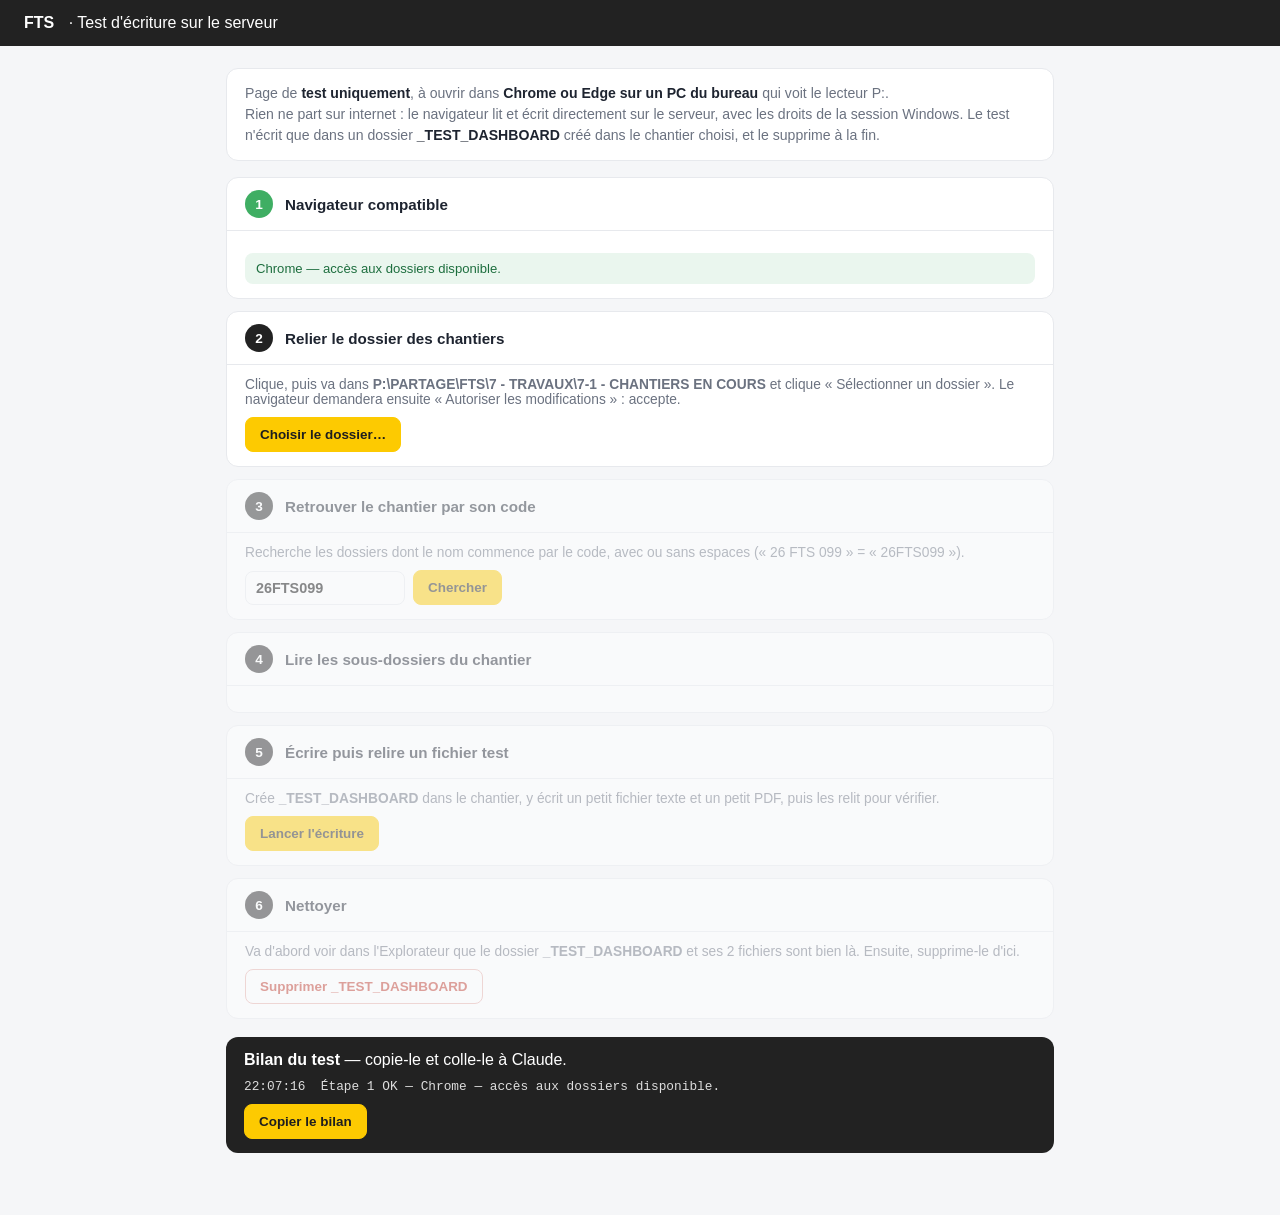
<file: test-serveur/index.html>
<!DOCTYPE html>
<html lang="fr">
<head>
<meta charset="UTF-8">
<meta name="viewport" content="width=device-width, initial-scale=1.0">
<meta name="robots" content="noindex">
<title>FTS — Test serveur</title>
<link rel="icon" type="image/png" sizes="192x192" href="../icon-dashboard-192.png">
<link rel="stylesheet" href="../css/dashboard.css">
<style>
body { padding-bottom: 40px; }
.ts-wrap { max-width: 860px; margin: 0 auto; padding: 22px 16px; }
.ts-intro { background: #fff; border: 1px solid var(--border); border-radius: 12px; padding: 14px 18px; font-size: 0.88rem; color: var(--text-sub); line-height: 1.5; margin-bottom: 16px; }
.ts-intro b { color: var(--text-main); }
.ts-step { background: #fff; border: 1px solid var(--border); border-radius: 12px; margin-bottom: 12px; overflow: hidden; }
.ts-step.off { opacity: .45; pointer-events: none; }
.ts-head { display: flex; align-items: center; gap: 12px; padding: 12px 18px; border-bottom: 1px solid var(--border); }
.ts-num { width: 28px; height: 28px; border-radius: 50%; background: var(--anthracite); color: #fff; font-weight: 800; display: flex; align-items: center; justify-content: center; font-size: .85rem; flex: none; }
.ts-step.ok .ts-num { background: #3FAE63; }
.ts-step.ko .ts-num { background: #C0392B; }
.ts-title { font-weight: 800; font-size: .95rem; }
.ts-body { padding: 12px 18px 14px; font-size: .86rem; }
.ts-body p { margin: 0 0 10px; color: var(--text-sub); }
.ts-btn { border: 1px solid var(--fts-yellow); background: var(--fts-yellow); border-radius: 8px; padding: 9px 14px; font-weight: 700; font-size: .84rem; cursor: pointer; color: #1E1E1E; font-family: inherit; }
.ts-btn.sec { background: #fff; border-color: var(--border); }
.ts-btn.dang { background: #fff; border-color: #E6B0AA; color: #C0392B; }
.ts-row { display: flex; gap: 8px; align-items: center; flex-wrap: wrap; }
.ts-row input { border: 1px solid var(--border); border-radius: 8px; padding: 8px 10px; font-size: .9rem; font-family: inherit; width: 160px; font-weight: 700; }
.ts-res { margin-top: 10px; border-radius: 8px; padding: 8px 11px; font-size: .82rem; background: var(--bg); white-space: pre-wrap; }
.ts-res:empty { display: none; }
.ts-res.ok { background: #EAF6EE; color: #1D6E3E; }
.ts-res.ko { background: #FDECEA; color: #A93226; }
.ts-res.w { background: #FFF3DC; color: #8A5A00; }
.ts-list { list-style: none; margin: 8px 0 0; padding: 0; max-height: 220px; overflow: auto; border: 1px solid var(--border); border-radius: 8px; }
.ts-list li { padding: 6px 10px; border-bottom: 1px solid var(--border); font-size: .82rem; display: flex; gap: 8px; align-items: center; }
.ts-list li:last-child { border-bottom: none; }
.ts-list li button { margin-left: auto; padding: 4px 10px; font-size: .76rem; }
.ts-list li.sel { background: #FEF8E4; font-weight: 700; }
.ts-bilan { background: var(--anthracite); color: #fff; border-radius: 12px; padding: 14px 18px; margin-top: 18px; }
.ts-bilan pre { white-space: pre-wrap; font-size: .8rem; margin: 10px 0; color: #ddd; font-family: Consolas, monospace; }
</style>
</head>
<body>
<header class="topbar"><div class="topbar-brand"><strong>FTS</strong>&nbsp;· Test d'écriture sur le serveur</div></header>

<div class="ts-wrap">
  <div class="ts-intro">
    Page de <b>test uniquement</b>, à ouvrir dans <b>Chrome ou Edge sur un PC du bureau</b> qui voit le lecteur P:.<br>
    Rien ne part sur internet : le navigateur lit et écrit directement sur le serveur, avec les droits de la session Windows.
    Le test n'écrit que dans un dossier <b>_TEST_DASHBOARD</b> créé dans le chantier choisi, et le supprime à la fin.
  </div>

  <div class="ts-step" id="s1">
    <div class="ts-head"><div class="ts-num">1</div><div class="ts-title">Navigateur compatible</div></div>
    <div class="ts-body"><div class="ts-res" id="r1"></div></div>
  </div>

  <div class="ts-step off" id="s2">
    <div class="ts-head"><div class="ts-num">2</div><div class="ts-title">Relier le dossier des chantiers</div></div>
    <div class="ts-body">
      <p>Clique, puis va dans <b>P:\PARTAGE\FTS\7 - TRAVAUX\7-1 - CHANTIERS EN COURS</b> et clique « Sélectionner un dossier ». Le navigateur demandera ensuite « Autoriser les modifications » : accepte.</p>
      <div class="ts-row">
        <button class="ts-btn" id="b2">Choisir le dossier…</button>
        <button class="ts-btn sec" id="b2b" hidden>Reprendre le dossier mémorisé</button>
      </div>
      <div class="ts-res" id="r2"></div>
    </div>
  </div>

  <div class="ts-step off" id="s3">
    <div class="ts-head"><div class="ts-num">3</div><div class="ts-title">Retrouver le chantier par son code</div></div>
    <div class="ts-body">
      <p>Recherche les dossiers dont le nom commence par le code, avec ou sans espaces (« 26 FTS 099 » = « 26FTS099 »).</p>
      <div class="ts-row"><input id="code" value="26FTS099"><button class="ts-btn" id="b3">Chercher</button></div>
      <div class="ts-res" id="r3"></div>
      <ul class="ts-list" id="l3" hidden></ul>
    </div>
  </div>

  <div class="ts-step off" id="s4">
    <div class="ts-head"><div class="ts-num">4</div><div class="ts-title">Lire les sous-dossiers du chantier</div></div>
    <div class="ts-body"><div class="ts-res" id="r4"></div><ul class="ts-list" id="l4" hidden></ul></div>
  </div>

  <div class="ts-step off" id="s5">
    <div class="ts-head"><div class="ts-num">5</div><div class="ts-title">Écrire puis relire un fichier test</div></div>
    <div class="ts-body">
      <p>Crée <b>_TEST_DASHBOARD</b> dans le chantier, y écrit un petit fichier texte et un petit PDF, puis les relit pour vérifier.</p>
      <button class="ts-btn" id="b5">Lancer l'écriture</button>
      <div class="ts-res" id="r5"></div>
    </div>
  </div>

  <div class="ts-step off" id="s6">
    <div class="ts-head"><div class="ts-num">6</div><div class="ts-title">Nettoyer</div></div>
    <div class="ts-body">
      <p>Va d'abord voir dans l'Explorateur que le dossier <b>_TEST_DASHBOARD</b> et ses 2 fichiers sont bien là. Ensuite, supprime-le d'ici.</p>
      <button class="ts-btn dang" id="b6">Supprimer _TEST_DASHBOARD</button>
      <div class="ts-res" id="r6"></div>
    </div>
  </div>

  <div class="ts-bilan">
    <strong>Bilan du test</strong> — copie-le et colle-le à Claude.
    <pre id="bilan">—</pre>
    <button class="ts-btn" id="bcopy">Copier le bilan</button>
  </div>
</div>

<script>
(() => {
  const $ = id => document.getElementById(id);
  const log = [];
  let racine = null, chantier = null;
  const TEST_DIR = "_TEST_DASHBOARD";

  function bilan(ligne) {
    log.push(new Date().toLocaleTimeString("fr-FR") + "  " + ligne);
    $("bilan").textContent = log.join("\n");
  }
  function etat(n, ok, msg, cls) {
    const s = $("s" + n);
    s.classList.remove("ok", "ko");
    if (ok === true) s.classList.add("ok");
    if (ok === false) s.classList.add("ko");
    const r = $("r" + n);
    r.className = "ts-res " + (cls || (ok === true ? "ok" : ok === false ? "ko" : ""));
    r.textContent = msg;
    bilan("Étape " + n + " " + (ok === true ? "OK" : ok === false ? "ÉCHEC" : "…") + " — " + msg.replace(/\n/g, " | "));
  }
  function activer(n) { $("s" + n).classList.remove("off"); }
  function erreur(e) {
    if (!e) return "erreur inconnue";
    if (e.name === "AbortError") return "annulé par l'utilisateur";
    if (e.name === "NotAllowedError") return "autorisation refusée (" + e.message + ")";
    if (e.name === "SecurityError") return "bloqué par le navigateur (" + e.message + ")";
    if (e.name === "NoModificationAllowedError") return "écriture interdite : droits en lecture seule ? (" + e.message + ")";
    return e.name + " : " + e.message;
  }
  const norm = s => s.toUpperCase().replace(/[\s_\-\.]/g, "");

  // --- mémorisation du dossier (IndexedDB) ---
  function idb() {
    return new Promise((res, rej) => {
      const r = indexedDB.open("fts-test-serveur", 1);
      r.onupgradeneeded = () => r.result.createObjectStore("h");
      r.onsuccess = () => res(r.result); r.onerror = () => rej(r.error);
    });
  }
  async function memoriser(h) {
    try { const db = await idb(); db.transaction("h", "readwrite").objectStore("h").put(h, "racine"); } catch (e) {}
  }
  async function relire() {
    try {
      const db = await idb();
      return await new Promise(res => {
        const q = db.transaction("h").objectStore("h").get("racine");
        q.onsuccess = () => res(q.result || null); q.onerror = () => res(null);
      });
    } catch (e) { return null; }
  }

  async function autoriser(h) {
    const opt = { mode: "readwrite" };
    if (await h.queryPermission(opt) === "granted") return true;
    return (await h.requestPermission(opt)) === "granted";
  }

  async function sousDossiers(h) {
    const out = [];
    for await (const [nom, e] of h.entries()) if (e.kind === "directory") out.push([nom, e]);
    return out.sort((a, b) => a[0].localeCompare(b[0], "fr", { numeric: true }));
  }

  async function brancher(h, source) {
    if (!(await autoriser(h))) { etat(2, false, "Droit d'écriture refusé sur « " + h.name + " »."); return; }
    racine = h; await memoriser(h);
    const t0 = performance.now();
    const liste = await sousDossiers(h);
    const ms = Math.round(performance.now() - t0);
    etat(2, true, (source === "memo" ? "Dossier mémorisé repris : « " : "Dossier relié : « ") + h.name + " »\n" +
      liste.length + " sous-dossiers lus en " + ms + " ms.");
    activer(3);
  }

  // Étape 1
  const okApi = "showDirectoryPicker" in window;
  const nav = /Edg\//.test(navigator.userAgent) ? "Edge" : /Chrome\//.test(navigator.userAgent) ? "Chrome" : "autre navigateur";
  if (okApi && window.isSecureContext) {
    etat(1, true, nav + " — accès aux dossiers disponible.");
    activer(2);
    relire().then(h => { if (h) $("b2b").hidden = false; });
  } else {
    etat(1, false, nav + " — accès aux dossiers indisponible. Ouvre cette page dans Chrome ou Edge sur ordinateur.");
  }

  // Étape 2
  $("b2").onclick = async () => {
    try {
      const h = await window.showDirectoryPicker({ id: "fts-serveur", mode: "readwrite" });
      await brancher(h, "choix");
    } catch (e) { etat(2, false, erreur(e)); }
  };
  $("b2b").onclick = async () => {
    try { const h = await relire(); if (h) await brancher(h, "memo"); }
    catch (e) { etat(2, false, erreur(e)); }
  };

  // Étape 3
  $("b3").onclick = async () => {
    const code = norm($("code").value);
    if (!code) return;
    try {
      const t0 = performance.now();
      const liste = await sousDossiers(racine);
      const trouves = liste.filter(([nom]) => { const n = norm(nom); return n.startsWith(code) && !/\d/.test(n.charAt(code.length)); });
      const ms = Math.round(performance.now() - t0);
      const ul = $("l3"); ul.innerHTML = ""; ul.hidden = !trouves.length;
      if (!trouves.length) { etat(3, false, "Aucun dossier ne commence par " + code + " (" + liste.length + " dossiers parcourus en " + ms + " ms)."); return; }
      etat(3, trouves.length === 1 ? true : null, trouves.length + " dossier(s) trouvé(s) en " + ms + " ms. Confirme le bon :", trouves.length === 1 ? "ok" : "w");
      trouves.forEach(([nom, h]) => {
        const li = document.createElement("li");
        li.innerHTML = "📁 <span></span>";
        li.querySelector("span").textContent = nom;
        const b = document.createElement("button"); b.className = "ts-btn"; b.textContent = "C'est celui-là";
        b.onclick = () => { [...ul.children].forEach(x => x.classList.remove("sel")); li.classList.add("sel"); choisir(nom, h); };
        li.appendChild(b); ul.appendChild(li);
      });
    } catch (e) { etat(3, false, erreur(e)); }
  };

  // Étape 4
  async function choisir(nom, h) {
    chantier = h;
    bilan("Chantier confirmé : " + nom);
    activer(4);
    try {
      const liste = await sousDossiers(h);
      const ul = $("l4"); ul.innerHTML = ""; ul.hidden = !liste.length;
      liste.forEach(([n]) => { const li = document.createElement("li"); li.textContent = "📁 " + n; ul.appendChild(li); });
      etat(4, true, liste.length + " sous-dossiers lus dans « " + nom + " ».");
      bilan("Sous-dossiers : " + liste.map(x => x[0]).join(" ; "));
      activer(5);
    } catch (e) { etat(4, false, erreur(e)); }
  }

  // petit PDF valide d'une page
  function petitPdf(texte) {
    const t = texte.replace(/[()\\]/g, "");
    const objs = [
      "<< /Type /Catalog /Pages 2 0 R >>",
      "<< /Type /Pages /Kids [3 0 R] /Count 1 >>",
      "<< /Type /Page /Parent 2 0 R /MediaBox [0 0 595 842] /Contents 4 0 R /Resources << /Font << /F1 5 0 R >> >> >>",
      null,
      "<< /Type /Font /Subtype /Type1 /BaseFont /Helvetica >>"
    ];
    const flux = "BT /F1 14 Tf 60 780 Td (" + t + ") Tj ET";
    objs[3] = "<< /Length " + flux.length + " >>\nstream\n" + flux + "\nendstream";
    let pdf = "%PDF-1.4\n"; const off = [];
    objs.forEach((o, i) => { off.push(pdf.length); pdf += (i + 1) + " 0 obj\n" + o + "\nendobj\n"; });
    const x = pdf.length;
    pdf += "xref\n0 " + (objs.length + 1) + "\n0000000000 65535 f \n" + off.map(o => String(o).padStart(10, "0") + " 00000 n \n").join("");
    pdf += "trailer\n<< /Size " + (objs.length + 1) + " /Root 1 0 R >>\nstartxref\n" + x + "\n%%EOF";
    return new Blob([pdf], { type: "application/pdf" });
  }

  async function ecrire(dir, nom, contenu) {
    const f = await dir.getFileHandle(nom, { create: true });
    const w = await f.createWritable();
    await w.write(contenu); await w.close();
    return (await f.getFile());
  }

  // Étape 5
  $("b5").onclick = async () => {
    try {
      const t0 = performance.now();
      const dir = await chantier.getDirectoryHandle(TEST_DIR, { create: true });
      const stamp = new Date().toLocaleString("fr-FR");
      const txt = "Test d'écriture FTS Dashboard\nDate : " + stamp + "\nNavigateur : " + nav + "\n";
      const f1 = await ecrire(dir, "TEST_DASHBOARD.txt", txt);
      const relu = await f1.text();
      const f2 = await ecrire(dir, "TEST_DASHBOARD.pdf", petitPdf("Test FTS Dashboard - " + stamp));
      const ms = Math.round(performance.now() - t0);
      if (relu !== txt) { etat(5, false, "Fichier écrit mais contenu relu différent."); return; }
      etat(5, true, "Dossier " + TEST_DIR + " créé, 2 fichiers écrits et relus en " + ms + " ms.\n" +
        "TEST_DASHBOARD.txt (" + f1.size + " o) · TEST_DASHBOARD.pdf (" + f2.size + " o)");
      activer(6);
    } catch (e) { etat(5, false, erreur(e)); }
  };

  // Étape 6
  $("b6").onclick = async () => {
    try {
      await chantier.removeEntry(TEST_DIR, { recursive: true });
      etat(6, true, "Dossier " + TEST_DIR + " supprimé. Test terminé.");
    } catch (e) {
      etat(6, false, erreur(e) + "\nSi la suppression est refusée, supprime le dossier à la main dans l'Explorateur.");
    }
  };

  $("bcopy").onclick = () => {
    navigator.clipboard.writeText($("bilan").textContent).then(() => { $("bcopy").textContent = "Copié ✓"; setTimeout(() => $("bcopy").textContent = "Copier le bilan", 1500); });
  };
})();
</script>
</body>
</html>
</file>
<file: css/dashboard.css>
:root {
  --anthracite: #222222;
  --fts-yellow: #FDCA01;
  --bg: #F5F6F8;
  --card-bg: #FFFFFF;
  --text-main: #1E2430;
  --text-sub: #6B7280;
  --border: #E7E9ED;
  --blue: #EAF1FE;
  --blue-icon: #4C82F0;
  --pink: #FDEEF1;
  --pink-icon: #EE7C93;
  --green: #EAF6EE;
  --green-icon: #3FAE63;
  --yellow: #FEF8E4;
  --yellow-icon: #E8B923;
  --radius: 14px;
  --shadow: 0 1px 2px rgba(20,20,30,0.04), 0 6px 16px rgba(20,20,30,0.05);
}

* { box-sizing: border-box; }

body {
  margin: 0;
  font-family: -apple-system, BlinkMacSystemFont, "Segoe UI", Roboto, sans-serif;
  background: var(--bg);
  color: var(--text-main);
}

.topbar {
  display: flex;
  align-items: center;
  justify-content: space-between;
  padding: 14px 24px;
  background: var(--anthracite);
  color: white;
}

.topbar-brand {
  display: flex;
  align-items: center;
  gap: 10px;
}

.brand-mark {
  font-weight: 800;
  font-size: 1.2rem;
  color: var(--fts-yellow);
  letter-spacing: 0.5px;
}

.brand-sub {
  font-size: 0.8rem;
  color: #C9CBCF;
}

.topbar-actions {
  display: flex;
  align-items: center;
  gap: 10px;
}

.icon-btn {
  position: relative;
  background: rgba(255,255,255,0.08);
  border: none;
  color: white;
  border-radius: 10px;
  width: 38px;
  height: 38px;
  font-size: 1rem;
  cursor: pointer;
}

.icon-btn:hover { background: rgba(255,255,255,0.16); }

.badge {
  position: absolute;
  top: -4px;
  right: -4px;
  background: #E24C4C;
  color: white;
  font-size: 0.65rem;
  font-weight: 700;
  border-radius: 50%;
  width: 16px;
  height: 16px;
  display: flex;
  align-items: center;
  justify-content: center;
}

.user-chip {
  display: flex;
  align-items: center;
  gap: 8px;
  font-size: 0.85rem;
  padding: 6px 12px;
  background: rgba(255,255,255,0.08);
  border-radius: 20px;
}

.user-dot {
  width: 8px;
  height: 8px;
  border-radius: 50%;
  background: #9AA0AA;
}

.user-dot.online { background: #3FAE63; }

.dashboard {
  max-width: 960px;
  margin: 28px auto;
  padding: 0 20px;
  display: flex;
  flex-direction: column;
  gap: 24px;
}

.panel {
  background: var(--card-bg);
  border: 1px solid var(--border);
  border-radius: var(--radius);
  padding: 22px 24px;
}

.panel-title {
  margin: 0 0 4px 0;
  font-size: 1.05rem;
  font-weight: 700;
}

.panel-title.small-caps {
  text-transform: uppercase;
  font-size: 0.78rem;
  letter-spacing: 0.08em;
  color: var(--text-sub);
  font-weight: 700;
}

.panel-sub {
  margin: 0 0 18px 0;
  font-size: 0.88rem;
  color: var(--text-sub);
}

.chantier-form {
  display: grid;
  grid-template-columns: 1fr 1fr 1fr auto;
  gap: 14px;
  align-items: end;
}

.field {
  display: flex;
  flex-direction: column;
  gap: 6px;
}

.field label {
  font-size: 0.78rem;
  color: var(--text-sub);
  font-weight: 600;
}

.field input {
  padding: 9px 11px;
  border: 1px solid var(--border);
  border-radius: 8px;
  font-size: 0.9rem;
}

.field input:focus {
  outline: 2px solid var(--blue-icon);
  outline-offset: 1px;
}

.btn-primary {
  background: var(--anthracite);
  color: white;
  border: none;
  border-radius: 8px;
  padding: 10px 18px;
  font-size: 0.9rem;
  font-weight: 600;
  cursor: pointer;
  white-space: nowrap;
}

.btn-primary:hover { background: #34343a; }

.btn-secondary {
  background: white;
  border: 1px solid var(--border);
  border-radius: 8px;
  padding: 8px 14px;
  font-size: 0.85rem;
  font-weight: 600;
  cursor: pointer;
  margin-right: 8px;
}

.form-status {
  margin: 12px 0 0 0;
  font-size: 0.85rem;
  color: var(--text-sub);
  min-height: 1em;
}

.tiles-grid {
  display: grid;
  grid-template-columns: 1fr 1fr;
  gap: 16px;
  margin-top: 14px;
}

.tile {
  display: flex;
  align-items: center;
  gap: 14px;
  padding: 16px;
  background: var(--card-bg);
  border: 1px solid var(--border);
  border-radius: var(--radius);
  box-shadow: var(--shadow);
  text-decoration: none;
  color: inherit;
  transition: transform 0.12s ease, box-shadow 0.12s ease;
}

.tile:hover {
  transform: translateY(-2px);
  box-shadow: 0 4px 10px rgba(20,20,30,0.08), 0 10px 22px rgba(20,20,30,0.08);
}

.tile-icon {
  width: 46px;
  height: 46px;
  border-radius: 12px;
  display: flex;
  align-items: center;
  justify-content: center;
  font-size: 1.3rem;
  flex-shrink: 0;
}

.icon-blue { background: var(--blue); }
.icon-pink { background: var(--pink); }
.icon-green { background: var(--green); }
.icon-yellow { background: var(--yellow); }

.tile-body h3 {
  margin: 0 0 2px 0;
  font-size: 0.95rem;
  font-weight: 700;
}

.tile-body p {
  margin: 0;
  font-size: 0.82rem;
  color: var(--text-sub);
}

.tile-chevron {
  margin-left: auto;
  color: var(--text-sub);
  font-size: 1.2rem;
}

.side-panel {
  position: fixed;
  top: 0;
  right: 0;
  height: 100%;
  width: 340px;
  background: var(--card-bg);
  border-left: 1px solid var(--border);
  box-shadow: -6px 0 24px rgba(20,20,30,0.08);
  padding: 20px;
  z-index: 50;
}

.side-panel-header {
  display: flex;
  justify-content: space-between;
  align-items: center;
  margin-bottom: 16px;
}

.side-panel-header h3 { margin: 0; font-size: 1rem; }

.side-panel .icon-btn {
  background: var(--bg);
  color: var(--text-main);
}

.notif-list {
  list-style: none;
  margin: 0;
  padding: 0;
  display: flex;
  flex-direction: column;
  gap: 10px;
}

.notif-empty {
  color: var(--text-sub);
  font-size: 0.85rem;
}

.admin-block {
  margin-bottom: 22px;
  padding-bottom: 18px;
  border-bottom: 1px solid var(--border);
}

.admin-block h4 {
  margin: 0 0 8px 0;
  font-size: 0.85rem;
  text-transform: uppercase;
  letter-spacing: 0.05em;
  color: var(--text-sub);
}

.admin-hint {
  font-size: 0.82rem;
  color: var(--text-sub);
}

.chantier-actif-row {
  display: flex;
  gap: 10px;
  align-items: center;
}

.chantier-select {
  flex: 1;
  padding: 9px 11px;
  border: 1px solid var(--border);
  border-radius: 8px;
  font-size: 0.9rem;
  background: white;
  color: var(--text-main);
}

.chantier-select:focus {
  outline: 2px solid var(--blue-icon);
  outline-offset: 1px;
}

.chantier-select.actif-selected {
  border-color: var(--green-icon);
  background: var(--green);
}

/* ─── Vue "app" tablette (accueil / chantiers / réglages) ─── */

.app-shell {
  display: none;
  flex-direction: column;
  min-height: 100vh;
}
.app-shell.active { display: flex; }

.app-topbar {
  display: flex;
  align-items: center;
  justify-content: space-between;
  gap: 16px;
  padding: 14px 24px;
  background: var(--anthracite);
  color: white;
  flex-wrap: wrap;
}
.app-topbar-brand { display: flex; align-items: center; gap: 12px; }
.app-topbar-brand .logo-badge-img {
  background: white; border-radius: 8px; padding: 5px 8px;
  height: 34px; width: auto; display: block;
}
.app-topbar-brand .brand-titles h1 { font-size: 1.05rem; margin: 0; }
.app-topbar-brand .brand-titles p { font-size: 0.78rem; color: #B8BAC0; margin: 0; }

.app-topbar-right { display: flex; align-items: center; gap: 14px; }

.chantier-badge {
  border: 1px solid var(--fts-yellow);
  border-radius: 20px;
  padding: 6px 16px;
  text-align: center;
  line-height: 1.2;
}
.chantier-badge .code { color: var(--fts-yellow); font-weight: 800; font-size: 0.95rem; }
.chantier-badge .nom { color: #D8D9DC; font-size: 0.72rem; text-transform: uppercase; letter-spacing: 0.03em; }

.user-avatar-block { display: flex; align-items: center; gap: 10px; }
.user-avatar {
  width: 40px; height: 40px; border-radius: 50%;
  background: var(--fts-yellow); color: var(--anthracite);
  display: flex; align-items: center; justify-content: center;
  font-weight: 800; font-size: 1.1rem; flex-shrink: 0;
}
.user-avatar-block .name { font-size: 0.9rem; font-weight: 700; color: white; }
.user-avatar-block .role { font-size: 0.72rem; color: #B8BAC0; }

.app-body { flex: 1; display: flex; gap: 20px; padding: 20px 24px; max-width: 1400px; margin: 0 auto; width: 100%; }
.app-col-left { flex: 1; min-width: 0; }
.app-col-right { flex: 1; min-width: 0; }

.app-tiles-grid { display: grid; grid-template-columns: 1fr 1fr; gap: 16px; margin-top: 12px; }
.app-tile {
  border: 2px solid var(--border); border-radius: 16px; padding: 20px;
  background: white; text-decoration: none; color: inherit; display: block;
  transition: transform 0.12s ease, box-shadow 0.12s ease;
}
.app-tile:hover { transform: translateY(-2px); box-shadow: var(--shadow); }
.app-tile.accent-blue { border-color: #C7D9FB; }
.app-tile.accent-pink { border-color: #F7D3DA; }
.app-tile.accent-green { border-color: #C6E9D1; }
.app-tile.accent-yellow { border-color: #FBE79A; }
.app-tile .tile-icon { width: 52px; height: 52px; font-size: 1.5rem; margin-bottom: 12px; }
.app-tile h3 { margin: 0 0 4px 0; font-size: 1rem; }
.app-tile p { margin: 0; font-size: 0.82rem; color: var(--text-sub); }
.app-tile .tile-chevron { float: right; margin-top: -34px; }

.date-banner {
  background: var(--anthracite); color: white; border-radius: 14px;
  padding: 16px 20px; display: flex; align-items: center; gap: 14px;
}
.date-banner .date-box {
  background: white; color: var(--anthracite); border-radius: 8px;
  padding: 4px 10px; text-align: center; line-height: 1.1; flex-shrink: 0;
}
.date-banner .date-box .mois { font-size: 0.6rem; font-weight: 800; letter-spacing: 0.05em; }
.date-banner .date-box .jour { font-size: 1.3rem; font-weight: 800; }
.date-banner .date-main { font-weight: 700; color: var(--fts-yellow); font-size: 1.05rem; }
.date-banner .date-sub { font-size: 0.8rem; color: #C9CBCF; }

.activite-title { text-transform: uppercase; font-size: 0.75rem; letter-spacing: 0.08em; color: var(--text-sub); font-weight: 700; margin: 18px 0 10px 2px; }
.activite-item {
  background: white; border: 1px solid var(--border); border-radius: 12px;
  padding: 12px 16px; display: flex; align-items: flex-start; gap: 12px; margin-bottom: 10px;
}
.activite-dot { width: 9px; height: 9px; border-radius: 50%; margin-top: 5px; flex-shrink: 0; }
.activite-dot.blue { background: #4C82F0; }
.activite-dot.red { background: #E24C4C; }
.activite-dot.green { background: #3FAE63; }
.activite-dot.yellow { background: #E8B923; }
.activite-body { flex: 1; min-width: 0; }
.activite-body .titre { font-weight: 700; font-size: 0.9rem; }
.activite-body .detail { font-size: 0.8rem; color: var(--text-sub); }
.activite-time { font-size: 0.78rem; color: var(--text-sub); white-space: nowrap; }
.activite-empty { font-size: 0.85rem; color: var(--text-sub); padding: 10px 2px; }

.app-tabbar {
  display: flex; justify-content: space-around; align-items: center;
  background: white; border-top: 1px solid var(--border);
  padding: 10px 0 calc(10px + env(safe-area-inset-bottom));
  position: sticky; bottom: 0;
}
.app-tab {
  display: flex; flex-direction: column; align-items: center; gap: 4px;
  background: none; border: none; cursor: pointer; padding: 8px 22px; border-radius: 12px;
  font-size: 0.7rem; font-weight: 700; letter-spacing: 0.04em; color: var(--text-sub);
}
.app-tab .tab-icon { font-size: 1.3rem; }
.app-tab.active { background: var(--yellow); color: var(--anthracite); }

.app-view { display: none; }
.app-view.active { display: block; }

/* ─── Documents du chantier (visualisation Drive intégrée) ─── */

.docs-breadcrumb {
  font-size: 0.82rem;
  color: var(--text-sub);
  margin: 4px 0 14px 0;
}
.docs-breadcrumb a { color: var(--blue-icon); cursor: pointer; text-decoration: none; }
.docs-breadcrumb a:hover { text-decoration: underline; }

.docs-folders-grid {
  display: grid;
  grid-template-columns: repeat(auto-fill, minmax(160px, 1fr));
  gap: 12px;
}
.docs-folder-tile {
  display: flex; flex-direction: column; align-items: center; gap: 6px;
  padding: 16px 8px; border: 1px solid var(--border); border-radius: 12px;
  background: white; cursor: pointer; text-align: center;
  transition: transform 0.12s ease, box-shadow 0.12s ease;
}
.docs-folder-tile:hover { transform: translateY(-2px); box-shadow: var(--shadow); }
.docs-folder-tile .icon { font-size: 1.8rem; }
.docs-folder-tile .name { font-size: 0.78rem; font-weight: 700; color: var(--text-main); word-break: break-word; }

.docs-files-list { margin-top: 14px; }
.docs-file-row {
  display: flex; align-items: center; gap: 12px;
  padding: 10px 12px; border: 1px solid var(--border); border-radius: 10px;
  margin-bottom: 8px; cursor: pointer; background: white;
  transition: background 0.12s ease;
}
.docs-file-row:hover { background: var(--bg); }
.docs-file-row .icon { font-size: 1.3rem; flex-shrink: 0; }
.docs-file-row .info { flex: 1; min-width: 0; }
.docs-file-row .filename { font-size: 0.88rem; font-weight: 600; color: var(--text-main); overflow: hidden; text-overflow: ellipsis; white-space: nowrap; }
.docs-file-row .meta { font-size: 0.76rem; color: var(--text-sub); }
.docs-empty { font-size: 0.85rem; color: var(--text-sub); padding: 10px 2px; }

.doc-preview-overlay {
  display: none;
  position: fixed; inset: 0; background: rgba(20,20,30,0.7);
  z-index: 1000; align-items: center; justify-content: center; padding: 20px;
}
.doc-preview-overlay.open { display: flex; }
.doc-preview-box {
  background: white; border-radius: 14px; overflow: hidden;
  width: 100%; max-width: 900px; height: 85vh;
  display: flex; flex-direction: column;
}
.doc-preview-header {
  display: flex; align-items: center; justify-content: space-between;
  padding: 12px 16px; background: var(--anthracite); color: white; font-weight: 700; font-size: 0.9rem;
}
.icon-btn-dark {
  background: rgba(255,255,255,0.12); border: none; color: white;
  border-radius: 8px; width: 32px; height: 32px; cursor: pointer; font-size: 0.9rem;
}
.doc-preview-frame { flex: 1; border: none; width: 100%; }

@media (max-width: 900px) {
  .app-body { flex-direction: column; }
  /* empilées : chaque colonne prend la hauteur de son contenu (sinon trou avant « Objectif chantier ») */
  .app-col-left, .app-col-right { flex: none; }
  .app-tiles-grid { grid-template-columns: 1fr 1fr; }
}
@media (max-width: 640px) {
  .app-tiles-grid { grid-template-columns: 1fr; }
  .app-topbar { padding: 12px 16px; }
  .tiles-grid { grid-template-columns: 1fr; }
  .chantier-form { grid-template-columns: 1fr; }
  .chantier-actif-row { flex-direction: column; align-items: stretch; }
  .side-panel { width: 100%; }
  .docs-folders-grid { grid-template-columns: repeat(auto-fill, minmax(120px, 1fr)); }
}

/* ═══ Accueil tablette v3 (nov. 2026) : date / chantier, objectif, compte, documents, visionneuse ═══ */
.app-view.active { display: flex; flex-direction: column; flex: 1; }
.app-tabbar { z-index: 20; }

.ac-user-btn { background: #333; border: 1px solid #555; border-radius: 12px; padding: 6px 12px 6px 6px; cursor: pointer; color: inherit; font: inherit; }
.ac-user-btn:active { background: #3d3d3d; }
.ac-st { font-size: 0.68rem; font-weight: 700; color: #7CD992; }
.ac-st.off { color: #F5C66B; }
.ac-horsligne { display: inline-flex; align-items: center; gap: 6px; background: #C0392B; color: #fff; font-weight: 800; font-size: 0.72rem; padding: 6px 10px; border-radius: 20px; }
.ac-horsligne[hidden] { display: none; }

.ac-top-row { display: grid; grid-template-columns: 1fr 1fr; gap: 20px; padding: 18px 24px 0; max-width: 1400px; margin: 0 auto; width: 100%; }
.ac-top-row + .app-body, .ac-boite + .app-body { padding-top: 12px; }
.ac-boite { padding: 0 24px; max-width: 1400px; margin: 0 auto; width: 100%; }
.ac-boite:empty { display: none; }
.ac-chantier-card { position: relative; background: var(--anthracite); border: 2px solid #F5A800; border-radius: 14px; padding: 14px 110px 14px 18px; display: flex; flex-direction: column; justify-content: center; text-align: left; cursor: pointer; font: inherit; min-height: 84px; }
.ac-chantier-card:active { background: #2e2e2e; }
.ac-chantier-card .lbl { font-size: 0.62rem; font-weight: 800; letter-spacing: 0.08em; color: #9CA3AF; text-transform: uppercase; }
.ac-chantier-card .code { color: #F5A800; font-weight: 800; font-size: 1.15rem; line-height: 1.2; }
.ac-chantier-card .ville { color: #fff; font-weight: 800; font-size: 0.95rem; line-height: 1.3; }
.ac-chantier-card .ville:empty { display: none; }
.ac-chantier-card .nom { color: #fff; font-weight: 700; font-size: 0.92rem; line-height: 1.3; display: -webkit-box; -webkit-line-clamp: 2; -webkit-box-orient: vertical; overflow: hidden; }
.ac-chantier-card .chg { position: absolute; right: 14px; top: 50%; transform: translateY(-50%); background: #F5A800; color: #222; font-weight: 800; font-size: 0.75rem; padding: 8px 12px; border-radius: 8px; }
.ac-chantier-card.vide { border-style: dashed; }

/* Objectif chantier */
.obj-card { background: #fff; border: 1px solid var(--border); border-radius: 14px; padding: 14px 16px; display: flex; flex-direction: column; gap: 14px; }
.obj-row .obj-top { display: flex; justify-content: space-between; align-items: baseline; margin-bottom: 6px; }
.obj-row .obj-lbl { font-size: 0.72rem; font-weight: 800; letter-spacing: 0.06em; color: #6B7280; text-transform: uppercase; }
.obj-row .obj-val { font-size: 1.05rem; font-weight: 800; color: #2A2A2A; }
.obj-row .obj-val small { font-size: 0.8rem; font-weight: 600; color: #6B7280; }
.obj-bar { height: 6px; background: #EEF0F3; border-radius: 4px; overflow: hidden; }
.obj-fill { height: 100%; background: #F5A800; border-radius: 4px; }
.obj-fill.retard { background: #C0392B; }
.obj-sub { display: flex; justify-content: space-between; gap: 10px; font-size: 0.74rem; color: #6B7280; margin-top: 5px; }
.obj-sub b { color: #2A2A2A; }
.obj-sub .rouge { color: #C0392B; font-weight: 800; }
.obj-rythme { border-top: 1px dashed var(--border); padding-top: 10px; font-size: 0.8rem; color: #4B5563; line-height: 1.45; }
.obj-rythme b { color: #2A2A2A; }
.obj-rythme.alerte, .obj-rythme.alerte b { color: #A04000; }
.obj-maj { font-size: 0.68rem; color: #9CA3AF; text-align: right; margin-top: -8px; }

/* Fenêtres (chantier, compte) */
.pop-ov { position: fixed; inset: 0; background: rgba(0,0,0,0.45); display: flex; align-items: flex-start; justify-content: center; padding: 70px 16px 16px; z-index: 900; }
.pop-ov[hidden] { display: none; }
.pop { background: #fff; border-radius: 16px; width: 100%; max-width: 620px; max-height: calc(100vh - 90px); display: flex; flex-direction: column; overflow: hidden; border: 2px solid #F5A800; box-shadow: 0 20px 60px rgba(0,0,0,0.35); }
.pop-h { display: flex; justify-content: space-between; align-items: center; background: var(--anthracite); color: #fff; padding: 12px 14px 12px 18px; font-weight: 800; }
.pop-x { background: rgba(255,255,255,0.12); border: none; color: #fff; border-radius: 8px; width: 40px; height: 40px; font-size: 1rem; cursor: pointer; }
.pop-b { padding: 14px 18px; overflow-y: auto; }
.pop-s { width: 100%; border: 1.5px solid #DDD; border-radius: 10px; padding: 12px; font-size: 1rem; margin-bottom: 12px; font-family: inherit; }
.ch-it { display: flex; align-items: center; gap: 14px; width: 100%; border: 1.5px solid #E5E7EB; border-radius: 12px; padding: 12px 14px; margin-bottom: 10px; background: #fff; text-align: left; cursor: pointer; font: inherit; color: inherit; }
.ch-it.on { border-color: #F5A800; background: #FFF8E1; }
.ch-it .c { font-weight: 800; color: #B07800; min-width: 86px; font-size: 0.9rem; }
.ch-it .v { font-weight: 700; display: -webkit-box; -webkit-line-clamp: 2; -webkit-box-orient: vertical; overflow: hidden; }
.ch-it .n { font-size: 0.8rem; color: #6B7280; }
.ch-it .ok { margin-left: auto; font-size: 0.72rem; font-weight: 800; color: #B07800; white-space: nowrap; }
.pop-vide { font-size: 0.88rem; color: #6B7280; padding: 8px 2px 14px; }
.pop-note { font-size: 0.78rem; color: #6B7280; margin-top: 12px; line-height: 1.5; }
.acc-row { display: flex; gap: 14px; align-items: center; padding: 6px 0 14px; border-bottom: 1px solid #EEE; margin-bottom: 14px; }
.acc-av { width: 54px; height: 54px; border-radius: 50%; background: #F5A800; display: flex; align-items: center; justify-content: center; font-weight: 800; font-size: 1.4rem; flex-shrink: 0; }
.acc-btn { display: block; width: 100%; border-radius: 10px; padding: 13px; font-weight: 800; font-size: 0.95rem; text-align: center; cursor: pointer; font-family: inherit; margin-top: 8px; }
.acc-btn.out { border: 1.5px solid #C0392B; color: #C0392B; background: #fff; }
.acc-btn.out.confirm { background: #C0392B; color: #fff; }
.acc-btn.in { border: none; background: var(--anthracite); color: #fff; }
.acc-btn.light { border: 1.5px solid var(--border); background: #fff; color: var(--text-main); }
.acc-off { background: #F5F6F8; border-radius: 10px; padding: 10px 12px; font-size: 0.82rem; color: #4B5563; margin-top: 14px; }

/* Onglet Documents */
.dc-wrap { padding: 18px 24px; max-width: 1400px; margin: 0 auto; width: 100%; flex: 1; display: flex; }
.dc { flex: 1; display: grid; grid-template-columns: 260px 1fr; background: #fff; border: 1px solid #E2E5EA; border-radius: 16px; overflow: hidden; min-height: 520px; }
.dc-side { background: #FAFBFC; border-right: 1px solid #E2E5EA; padding: 12px 10px; }
.dc-side h4 { margin: 4px 8px 10px; font-size: 0.7rem; letter-spacing: 0.08em; color: #6B7280; text-transform: uppercase; }
.dc-f { display: flex; align-items: center; gap: 10px; width: 100%; padding: 11px 12px; border-radius: 10px; font-weight: 700; font-size: 0.88rem; color: #2A2A2A; margin-bottom: 4px; background: none; border: none; text-align: left; cursor: pointer; font-family: inherit; }
.dc-f .ic { font-size: 1.15rem; width: 24px; text-align: center; flex-shrink: 0; }
.dc-f .n { margin-left: auto; font-size: 0.72rem; color: #6B7280; background: #EEF0F3; border-radius: 10px; padding: 2px 8px; }
.dc-f.on { background: #222; color: #fff; }
.dc-f.on .n { background: #F5A800; color: #222; }
.dc-f .new { width: 7px; height: 7px; border-radius: 50%; background: #C0392B; margin-left: 6px; flex-shrink: 0; }
.dc-main { padding: 16px 18px; min-width: 0; }
.dc-head { display: flex; align-items: center; gap: 10px; margin-bottom: 10px; flex-wrap: wrap; }
.dc-head-t { margin-right: auto; min-width: 0; }
.dc-head h3 { margin: 0; font-size: 1.1rem; }
.dc-sub { font-size: 0.78rem; color: #6B7280; }
.dc-search { border: 1.5px solid #E2E5EA; border-radius: 10px; padding: 9px 12px; font-size: 0.9rem; width: 260px; font-family: inherit; }
.dc-keep { background: #fff; border: 1.5px solid #27AE60; color: #1E8449; font-weight: 800; font-size: 0.8rem; padding: 9px 12px; border-radius: 10px; white-space: nowrap; cursor: pointer; font-family: inherit; }
.dc-keep[hidden] { display: none; }
.dc-keep:disabled { opacity: 0.6; }
.dc-refresh { background: #fff; border: 1.5px solid #E2E5EA; border-radius: 10px; width: 40px; height: 40px; font-size: 1.1rem; cursor: pointer; }
.dc-status { font-size: 0.8rem; color: #6B7280; margin: 0 0 10px; min-height: 1em; }
.dc-status.alerte { color: #A04000; font-weight: 700; }
.dc-grid { display: grid; grid-template-columns: repeat(auto-fill, minmax(180px, 1fr)); gap: 12px; }
.dc-card { border: 1px solid #E2E5EA; border-radius: 12px; overflow: hidden; background: #fff; cursor: pointer; text-align: left; padding: 0; font-family: inherit; color: inherit; display: flex; flex-direction: column; }
.dc-card:active { transform: scale(0.98); }
.dc-card.indispo { opacity: 0.45; }
.dc-th { height: 110px; display: flex; align-items: center; justify-content: center; font-size: 2.4rem; position: relative; overflow: hidden; }
.dc-th img { width: 100%; height: 100%; object-fit: cover; object-position: top; display: block; }
.dc-th.pdf { background: linear-gradient(135deg,#FDECEA,#FBD3CE); }
.dc-th.img { background: linear-gradient(135deg,#E6F0FF,#CFE0FF); }
.dc-th.xls { background: linear-gradient(135deg,#E3F6EA,#C9EDD6); }
.dc-th.doc { background: linear-gradient(135deg,#E8EEFC,#D4DEF8); }
.dc-th.autre { background: linear-gradient(135deg,#F1F2F4,#E3E5E9); }
.dc-th .dc-nv { position: absolute; top: 8px; left: 8px; line-height: 1.2; white-space: nowrap; letter-spacing: 0.03em; background: #C0392B; color: #fff; font-size: 0.6rem; font-weight: 800; padding: 3px 6px; border-radius: 4px; }
.dc-th .dc-ext { position: absolute; bottom: 8px; right: 8px; background: rgba(0,0,0,0.65); color: #fff; font-size: 0.6rem; font-weight: 800; padding: 3px 6px; border-radius: 4px; line-height: 1.2; }
.dc-th .dc-off { position: absolute; bottom: 8px; left: 8px; background: #27AE60; color: #fff; font-size: 0.6rem; font-weight: 800; padding: 3px 6px; border-radius: 4px; line-height: 1.2; }
.dc-info { padding: 9px 11px; }
.dc-info b { display: block; font-size: 0.8rem; line-height: 1.3; word-break: break-word; }
.dc-info span { font-size: 0.7rem; color: #6B7280; }
.dc-info .dos { display: block; color: #B07800; font-weight: 700; }
.dc-vide { grid-column: 1 / -1; font-size: 0.88rem; color: #6B7280; padding: 30px 10px; text-align: center; }

/* Visionneuse plein écran */
.vw { position: fixed; inset: 0; background: #2b2b2b; z-index: 1000; display: flex; flex-direction: column; }
.vw[hidden] { display: none; }
.vw-h { display: flex; align-items: center; gap: 12px; padding: 10px 14px; color: #fff; background: #1d1d1d; flex-shrink: 0; }
.vw-b { background: #3a3a3a; border: none; border-radius: 10px; padding: 11px 14px; font-weight: 800; font-size: 0.85rem; color: #fff; white-space: nowrap; cursor: pointer; text-decoration: none; font-family: inherit; }
.vw-t { min-width: 0; flex: 1; font-weight: 800; font-size: 0.92rem; overflow: hidden; }
.vw-t span { display: block; overflow: hidden; text-overflow: ellipsis; white-space: nowrap; }
.vw-t small { display: block; font-weight: 600; color: #aaa; font-size: 0.72rem; }
.vw-r { display: flex; gap: 8px; }
.vw-zone { flex: 1; overflow: auto; position: relative; touch-action: pan-x pan-y; -webkit-overflow-scrolling: touch; overscroll-behavior: contain; }
.vw-inner { padding: 12px; display: flex; flex-direction: column; align-items: center; gap: 12px; transform-origin: 0 0; width: max-content; min-width: 100%; }
.vw-page { background: #fff; box-shadow: 0 6px 24px rgba(0,0,0,0.45); position: relative; flex-shrink: 0; }
.vw-page canvas, .vw-page img { display: block; width: 100%; height: 100%; }
.vw-page .vw-load { position: absolute; inset: 0; display: flex; align-items: center; justify-content: center; color: #999; font-size: 0.85rem; }
.vw-hint, .vw-off { position: absolute; left: 16px; background: rgba(20,20,20,0.85); color: #fff; font-size: 0.75rem; padding: 7px 11px; border-radius: 8px; pointer-events: none; }
.vw-hint { top: 76px; }
.vw-off { top: 112px; background: #27AE60; font-weight: 800; font-size: 0.72rem; }
.vw-hint[hidden], .vw-off[hidden], .vw-mini[hidden], .vw-bar[hidden], .vw-msg[hidden] { display: none; }
.vw-mini { position: absolute; right: 16px; top: 76px; width: 150px; background: #fff; border: 2px solid #222; border-radius: 6px; overflow: hidden; box-shadow: 0 6px 20px rgba(0,0,0,0.4); pointer-events: none; }
.vw-mini canvas { display: block; width: 100%; }
.vw-cad { position: absolute; border: 2px solid #F5A800; background: rgba(245,168,0,0.15); }
.vw-bar { position: absolute; left: 50%; bottom: 22px; transform: translateX(-50%); display: flex; align-items: center; gap: 6px; background: rgba(20,20,20,0.92); border-radius: 16px; padding: 8px; box-shadow: 0 8px 30px rgba(0,0,0,0.4); }
.vw-z { width: 52px; height: 52px; border-radius: 12px; background: #3a3a3a; color: #fff; font-size: 1.6rem; font-weight: 800; border: none; cursor: pointer; }
.vw-v { color: #F5A800; font-weight: 800; min-width: 64px; text-align: center; }
.vw-s { width: 1px; height: 34px; background: #555; margin: 0 4px; }
.vw-aj { background: #3a3a3a; color: #fff; font-weight: 800; font-size: 0.8rem; padding: 0 12px; height: 52px; border-radius: 12px; border: none; white-space: nowrap; cursor: pointer; font-family: inherit; }
.vw-p { color: #fff; font-weight: 700; font-size: 0.85rem; padding: 0 8px; white-space: nowrap; }
.vw-msg { position: absolute; left: 50%; top: 50%; transform: translate(-50%,-50%); background: #fff; border-radius: 14px; padding: 22px; max-width: 420px; width: calc(100% - 32px); text-align: center; font-size: 0.9rem; line-height: 1.5; color: #2A2A2A; }
.vw-msg .big { font-size: 2.2rem; display: block; margin-bottom: 6px; }
.vw-frame { border: none; width: 100%; height: 100%; background: #fff; display: block; }

.ac-toast { position: fixed; left: 50%; bottom: 90px; transform: translateX(-50%); background: #222; color: #fff; padding: 12px 18px; border-radius: 12px; font-size: 0.88rem; font-weight: 600; z-index: 1100; box-shadow: 0 8px 24px rgba(0,0,0,0.3); max-width: calc(100% - 32px); text-align: center; }
.ac-toast[hidden] { display: none; }

@media (max-width: 900px) {
  .ac-top-row { padding: 14px 16px 0; gap: 12px; }
  .ac-top-row + .app-body, .ac-boite + .app-body { padding: 12px 16px; }
  .ac-boite { padding: 0 16px; }
  .dc-wrap { padding: 12px 16px; }
  .dc { grid-template-columns: 1fr; grid-template-rows: auto 1fr; }
  .dc-side { display: flex; gap: 6px; overflow-x: auto; border-right: 0; border-bottom: 1px solid #E2E5EA; }
  .dc-side h4 { display: none; }
  .dc-f { white-space: nowrap; margin: 0; width: auto; }
  .dc-search { width: 100%; order: 3; }
  .dc-head-t { width: 100%; }
  .vw-r .vw-b span { display: none; }
  .vw-mini { width: 110px; }
}
@media (max-width: 640px) {
  .ac-top-row { grid-template-columns: 1fr; }
}

/* ─── Stock de fin de mois (js/stock.js) ───────────────────────── */
#stockBandeau:empty { display: none; }
.stk { margin-top: 16px; border-radius: 14px; padding: 14px 16px; display: flex; align-items: center; gap: 14px; border: 2px solid #F5A800; background: #FFF8E1; cursor: pointer; }
.stk .ic { font-size: 30px; flex: none; }
.stk b { display: block; font-size: 15px; color: var(--text-main); }
.stk .t { display: block; font-size: 12.5px; color: #7A5200; margin-top: 2px; line-height: 1.35; }
.stk .go { margin-left: auto; background: #F5A800; color: #1E1E1E; font-weight: 800; border-radius: 10px; padding: 11px 16px; font-size: 14px; white-space: nowrap; flex: none; }
.stk .go.sec { background: #fff; border: 1px solid var(--border); color: var(--text-main); padding: 9px 14px; font-size: 13px; }
.stk.rap { border-width: 1px; background: #FFFBEB; }
.stk.retard { border-color: #C0392B; background: #FDECEA; }
.stk.retard .t { color: #8E2A20; }
.stk.retard .go { background: #C0392B; color: #fff; }
.stk.ok { border-color: #3FAE63; background: #EAF6EE; }
.stk.ok .t { color: #1E5E36; }
.stk.ok.att { border-color: #E8B923; background: #FEF8E4; }
.stk.ok.att .t { color: #7A5200; }
.stk-pop { max-width: 720px; }
.stk-pop .pop-h small { display: block; color: var(--fts-yellow); font-weight: 600; font-size: 12.5px; margin-top: 2px; }
.stk-info { background: #FEF8E4; border-radius: 8px; padding: 8px 12px; font-size: 13px; margin-bottom: 10px; }
.stk-sec { font-size: 11px; font-weight: 800; letter-spacing: .06em; color: var(--text-sub); margin: 4px 0 8px; }
.stk-sec small { font-weight: 600; letter-spacing: 0; }
.stk-row { display: flex; align-items: center; gap: 14px; padding: 4px 0; }
.stk-row .n { flex: 1; font-size: 15px; font-weight: 700; }
.stk-row .n small { display: block; color: var(--text-sub); font-weight: 500; font-size: 12px; }
.stk-st { display: inline-flex; align-items: center; border: 1px solid var(--border); border-radius: 10px; overflow: hidden; background: #fff; }
.stk-st button { width: 46px; height: 44px; border: 0; background: #F5F6F8; font-size: 22px; font-weight: 700; color: var(--text-main); cursor: pointer; touch-action: manipulation; }
.stk-st button:active { background: #E7E9ED; }
.stk-st input { width: 58px; height: 44px; border: 0; text-align: center; font-size: 19px; font-weight: 800; font-family: inherit; color: var(--text-main); }
.stk-tb { width: 100%; border-collapse: collapse; }
.stk-tb th { font-size: 11px; color: var(--text-sub); text-transform: uppercase; padding: 4px 6px; text-align: center; }
.stk-tb th:first-child, .stk-tb td:first-child { text-align: left; }
.stk-tb td { padding: 4px 6px; border-top: 1px solid #EEF0F3; text-align: center; }
.stk-tb td:first-child { font-weight: 800; font-size: 15px; white-space: nowrap; }
.stk-pop textarea { width: 100%; border: 1px solid var(--border); border-radius: 10px; padding: 10px; font-family: inherit; font-size: 14px; min-height: 50px; box-sizing: border-box; }
.stk-f { padding: 12px 18px; border-top: 1px solid var(--border); display: flex; gap: 10px; align-items: center; }
.stk-f .m { color: var(--text-sub); font-size: 12px; flex: 1; }
.stk-b { border: 1px solid var(--border); background: #fff; border-radius: 10px; padding: 12px 18px; font-weight: 700; font-size: 15px; cursor: pointer; font-family: inherit; }
.stk-b.p { background: var(--fts-yellow); border-color: var(--fts-yellow); }
@media (max-width: 600px) { .stk { flex-wrap: wrap; } .stk .go { margin-left: 0; } .stk-st button { width: 38px; } .stk-st input { width: 44px; } }
</file>
<file: css/supervision.css>
/* supervision.css — habillage commun des pages bureau (Détail chantier, Pointages).
   Mêmes règles que le bloc inline de supervision-encadrement/index.html. */
* { box-sizing: border-box; }
body { margin: 0; display: flex; min-height: 100vh; }
button { font-family: inherit; }
/* ─── Habillage Supervision (v2 : barre latérale groupée + barre du haut) ─── */
html { font-size: 16px; }
.sv-sidebar {
  width: 230px; background: var(--anthracite); color: #fff; display: flex; flex-direction: column;
  flex-shrink: 0; position: sticky; top: 0; height: 100vh; z-index: 40;
}
.sv-brand { display: flex; gap: 10px; align-items: center; padding: 18px 18px 12px; text-decoration: none; color: #fff; }
.sv-brand img { width: 54px; height: 28px; object-fit: contain; background: #fff; border-radius: 6px; padding: 3px 5px; flex-shrink: 0; }
.sv-brand b { font-size: 0.82rem; letter-spacing: 0.04em; display: block; }
.sv-brand small { font-size: 0.68rem; color: #A8ABB2; }
.sv-nav { flex: 1; padding: 4px 12px; overflow-y: auto; }
.sv-grp { font-size: 0.62rem; letter-spacing: 0.09em; color: #8A8D94; font-weight: 800; margin: 16px 8px 6px; }
.sv-nav button, .sv-nav a {
  display: flex; align-items: center; gap: 10px; padding: 9px 10px; border-radius: 8px; width: 100%;
  color: #D0D2D6; text-decoration: none; font-weight: 600; font-size: 0.9rem; background: none; border: none;
  cursor: pointer; text-align: left; font-family: inherit;
}
.sv-nav .ic { width: 20px; text-align: center; flex-shrink: 0; }
.sv-nav button.active { background: var(--fts-yellow); color: var(--anthracite); }
.sv-pill { margin-left: auto; background: #C0392B; color: #fff; font-size: 0.68rem; font-weight: 800; border-radius: 10px; padding: 1px 7px; }
.sv-nav button:hover:not(.active), .sv-nav a:hover { background: rgba(255,255,255,0.07); }
.sv-acct { border-top: 1px solid rgba(255,255,255,0.08); padding: 14px 14px; display: flex; gap: 10px; align-items: center; }
.sv-av {
  width: 34px; height: 34px; border-radius: 50%; background: var(--fts-yellow); color: var(--anthracite);
  display: grid; place-items: center; font-weight: 800; font-size: 0.78rem; position: relative; flex-shrink: 0;
}
.sv-av::after { content: ""; position: absolute; right: -1px; bottom: -1px; width: 10px; height: 10px; border-radius: 50%; background: #9AA0AA; border: 2px solid var(--anthracite); }
.sv-av.on::after { background: #27AE60; }
.sv-av.exp::after { background: #E39B0B; }
.sv-who { font-size: 0.8rem; font-weight: 700; line-height: 1.25; min-width: 0; flex: 1; }
.sv-who small { display: block; color: #9A9DA4; font-weight: 500; font-size: 0.68rem; overflow: hidden; text-overflow: ellipsis; white-space: nowrap; }
.sv-logout { background: rgba(255,255,255,0.08); border: none; color: #D0D2D6; width: 30px; height: 30px; border-radius: 7px; cursor: pointer; font-size: 0.85rem; flex-shrink: 0; }
.sv-logout:hover { background: rgba(255,255,255,0.16); }

.sv-main { flex: 1; min-width: 0; display: flex; flex-direction: column; }
.sv-top {
  background: var(--card-bg); border-bottom: 1px solid var(--border); padding: 14px 32px;
  display: flex; align-items: center; gap: 16px; position: sticky; top: 0; z-index: 20;
}
.sv-top h1 { font-size: 1.3rem; margin: 0; font-weight: 800; }
.sv-top .sv-date { color: var(--text-sub); font-size: 0.82rem; }
.sv-sp { flex: 1; }
.sv-search { display: flex; align-items: center; gap: 8px; border: 1px solid var(--border); background: var(--bg); border-radius: 9px; padding: 0 12px; width: 300px; }
.sv-search input { border: none; background: none; outline: none; font: inherit; font-size: 0.86rem; padding: 9px 0; width: 100%; }
.sv-sync { font-size: 0.78rem; color: var(--text-sub); display: flex; align-items: center; gap: 6px; white-space: nowrap; }
.sv-sync .dot { width: 8px; height: 8px; border-radius: 50%; background: #9AA0AA; flex-shrink: 0; }
.sv-sync.ok .dot { background: #27AE60; }
.sv-sync.exp .dot { background: #E39B0B; }
.sv-sync.load .dot { background: var(--fts-yellow); animation: svPulse 1s infinite; }
@keyframes svPulse { 50% { opacity: 0.3; } }
.sv-btn { border: 1px solid var(--border); background: #fff; border-radius: 9px; padding: 9px 14px; font-weight: 700; font-size: 0.86rem; cursor: pointer; color: var(--text-main); font-family: inherit; white-space: nowrap; }
.sv-btn:hover { background: var(--bg); }
.sv-btn.pri { background: var(--fts-yellow); border-color: var(--fts-yellow); color: var(--anthracite); }
.sv-btn.pri:hover { filter: brightness(0.97); }
.sv-btn:disabled { opacity: 0.6; cursor: default; }
.sv-content { padding: 22px 32px 40px; width: 100%; }


/* Bandeau session */
.sv-banner { display: flex; align-items: center; gap: 12px; background: #FFF3DC; border: 1px solid #F3D9A4; color: #8A4F00; padding: 10px 14px; border-radius: 10px; margin-bottom: 16px; font-size: 0.86rem; font-weight: 600; flex-wrap: wrap; }
.sv-banner[hidden] { display: none; }

/* KPI */
.sv-kpis { display: grid; grid-template-columns: repeat(var(--nk, 5), 1fr); gap: 14px; margin-bottom: 18px; }
.sv-kpi { background: var(--card-bg); border: 1px solid var(--border); border-radius: 12px; padding: 14px 18px; display: flex; align-items: center; gap: 14px; min-width: 0; }
.sv-kpi[hidden] { display: none; }
.sv-kpi .ico { width: 44px; height: 44px; border-radius: 10px; display: grid; place-items: center; font-size: 1.2rem; background: var(--bg); flex-shrink: 0; }
.sv-kpi .l { font-size: 0.7rem; text-transform: uppercase; letter-spacing: 0.05em; color: var(--text-sub); font-weight: 700; }
.sv-kpi .v { font-size: 1.7rem; font-weight: 800; line-height: 1.15; }
.sv-kpi .s { font-size: 0.76rem; color: var(--text-sub); }
.sv-kpi.mp .ico { background: #EAF1FE; }
.sv-kpi.px .ico { background: #FDEEF1; }
.sv-kpi.px.avenir .v { color: #B6BAC2; }
.sv-kpi.alert { border-color: #F2C4BE; background: #FFFAF9; }
.sv-kpi.alert .v { color: #C0392B; }
.sv-kpi.alert .ico { background: #FDECEA; }

/* Tableau chantiers */
.sv-panel { background: var(--card-bg); border: 1px solid var(--border); border-radius: 12px; overflow: hidden; }
.sv-ph { display: flex; align-items: center; gap: 14px; padding: 14px 18px; border-bottom: 1px solid var(--border); flex-wrap: wrap; }
.sv-ph h2 { font-size: 1rem; margin: 0; font-weight: 800; }
.sv-seg { display: flex; background: var(--bg); border-radius: 9px; padding: 3px; gap: 2px; }
.sv-seg button { border: none; background: none; padding: 6px 13px; border-radius: 7px; font-weight: 700; font-size: 0.82rem; color: var(--text-sub); cursor: pointer; font-family: inherit; white-space: nowrap; }
.sv-seg button.on { background: #fff; color: var(--anthracite); box-shadow: 0 1px 2px rgba(0,0,0,0.1); }
.sv-chk { font-size: 0.84rem; color: var(--text-sub); display: flex; gap: 6px; align-items: center; cursor: pointer; }
.sv-table { width: 100%; border-collapse: collapse; }
.sv-table th { text-align: left; font-size: 0.68rem; text-transform: uppercase; letter-spacing: 0.05em; color: var(--text-sub); font-weight: 700; padding: 10px 18px; border-bottom: 1px solid var(--border); white-space: nowrap; background: #FBFBFC; user-select: none; }
.sv-table th[data-sort] { cursor: pointer; }
.sv-table th .ar { opacity: 0.35; margin-left: 3px; }
.sv-table th.sorted .ar { opacity: 1; color: var(--anthracite); }
.sv-table td { padding: 12px 18px; border-bottom: 1px solid var(--border); vertical-align: middle; font-size: 0.9rem; }
.sv-table tbody tr:last-child td { border-bottom: none; }
.sv-table tbody tr { cursor: pointer; }
.sv-table tbody tr:hover td { background: #FAFBFC; }
.sv-table tr.late td:first-child { box-shadow: inset 3px 0 0 #C0392B; }
.sv-table tr.done td { opacity: 0.6; }
.sv-code { font-size: 0.74rem; color: var(--text-sub); display: block; }
.sv-nom { font-weight: 700; }
.sv-tag { font-size: 0.64rem; font-weight: 800; margin-left: 6px; color: var(--text-sub); white-space: nowrap; }
.sv-badges { display: flex; gap: 4px; flex-wrap: wrap; }
.sv-badge { font-size: 0.7rem; font-weight: 800; padding: 3px 8px; border-radius: 6px; white-space: nowrap; }
.sv-b-Micropieux { background: #EAF1FE; color: #2A5DBF; }
.sv-b-Battage { background: #EAF6EE; color: #1D6E3E; }
.sv-b-Pieux { background: #FDEEF1; color: #B84A63; }
.sv-st { display: inline-flex; align-items: center; gap: 6px; font-size: 0.78rem; font-weight: 700; padding: 3px 10px; border-radius: 20px; white-space: nowrap; background: #F0F1F3; color: #5B6270; }
.sv-st i { width: 8px; height: 8px; border-radius: 50%; background: #9AA0AA; }
.sv-st.TRAVAIL { background: #EAF6EE; color: #1D6E3E; } .sv-st.TRAVAIL i { background: #27AE60; }
.sv-st.PANNE { background: #FDECEA; color: #8E2E22; } .sv-st.PANNE i { background: #C0392B; }
.sv-st.TRANSPORT { background: #EAF1FE; color: #2A5DBF; } .sv-st.TRANSPORT i { background: #4C82F0; }
.sv-mach { font-size: 0.74rem; color: var(--text-sub); display: block; margin-top: 3px; }
.sv-prog { min-width: 140px; max-width: 260px; }
.sv-prog + .sv-prog { margin-top: 7px; }
.sv-prog .n { display: flex; justify-content: space-between; font-size: 0.84rem; font-weight: 700; margin-bottom: 4px; gap: 8px; }
.sv-prog .n small { color: var(--text-sub); font-weight: 600; }
.sv-prog .n em { font-style: normal; font-size: 0.68rem; color: var(--text-sub); font-weight: 700; margin-right: 4px; }
.sv-prog.late .n, .sv-prog.late .n small { color: #C0392B; }
.sv-bar { height: 6px; background: #EEF0F2; border-radius: 3px; overflow: hidden; }
.sv-bar div { height: 100%; background: var(--fts-yellow); border-radius: 3px; }
.sv-prog.late .sv-bar div { background: #C0392B; }
.sv-avenir { font-size: 0.76rem; color: #B6BAC2; font-weight: 600; font-style: italic; }
.sv-last { font-size: 0.86rem; white-space: nowrap; }
.sv-last small { display: block; color: var(--text-sub); font-size: 0.72rem; }
.sv-last.warn { color: #A15C00; font-weight: 700; }
.sv-chef { font-size: 0.86rem; }
.sv-act { white-space: nowrap; text-align: right; }
.sv-ab { border: 1px solid var(--border); background: #fff; border-radius: 8px; width: 34px; height: 34px; display: inline-grid; place-items: center; font-size: 0.95rem; margin-left: 4px; text-decoration: none; cursor: pointer; }
.sv-ab:hover { background: var(--bg); }
.sv-foot { padding: 10px 18px; font-size: 0.78rem; color: var(--text-sub); border-top: 1px solid var(--border); display: flex; justify-content: space-between; background: #FBFBFC; gap: 10px; }
.sv-empty { padding: 40px 20px; text-align: center; color: var(--text-sub); font-size: 0.9rem; }
.sv-empty[hidden] { display: none; }
.sv-skel td div { height: 12px; border-radius: 6px; background: linear-gradient(90deg, #EEF0F2 25%, #F6F7F8 50%, #EEF0F2 75%); background-size: 200% 100%; animation: svSkel 1.2s infinite; }
@keyframes svSkel { to { background-position: -200% 0; } }

/* Fenêtre Nouveau chantier */
.sv-ov { position: fixed; inset: 0; background: rgba(20,20,20,0.45); display: none; align-items: center; justify-content: center; z-index: 100; padding: 16px; }
.sv-ov.open { display: flex; }
.sv-modal { background: #fff; border-radius: 14px; width: 640px; max-width: 100%; max-height: 92vh; overflow: auto; box-shadow: 0 20px 50px rgba(0,0,0,0.25); }
.sv-mh { display: flex; align-items: center; padding: 16px 22px; border-bottom: 1px solid var(--border); position: sticky; top: 0; background: #fff; z-index: 1; }
.sv-mh h3 { margin: 0; font-size: 1.1rem; }
.sv-x { margin-left: auto; border: none; background: var(--bg); width: 34px; height: 34px; border-radius: 8px; font-size: 1rem; cursor: pointer; }
.sv-mb { padding: 18px 22px; display: grid; grid-template-columns: 1fr 1fr; gap: 14px 16px; }
.sv-f { display: flex; flex-direction: column; gap: 5px; }
.sv-f[hidden] { display: none; }
.sv-f.full { grid-column: 1 / -1; }
.sv-f label { font-size: 0.76rem; font-weight: 700; color: var(--text-sub); }
.sv-f label i { font-style: normal; font-weight: 500; }
.sv-f input { border: 1px solid var(--border); border-radius: 9px; padding: 10px 12px; font-size: 0.92rem; font-family: inherit; width: 100%; }
.sv-f input:focus { outline: 2px solid var(--fts-yellow); outline-offset: -1px; }
.sv-techs { display: grid; grid-template-columns: repeat(3, 1fr); gap: 8px; }
.sv-techs label { border: 1.5px solid var(--border); border-radius: 10px; padding: 11px 10px; font-weight: 700; font-size: 0.86rem; cursor: pointer; color: var(--text-sub); display: flex; align-items: center; gap: 8px; }
.sv-techs input { width: 18px; height: 18px; accent-color: var(--anthracite); margin: 0; }
.sv-techs label:has(input:checked) { border-color: var(--anthracite); color: var(--anthracite); background: #FFFBEA; }
.sv-sep { grid-column: 1 / -1; font-size: 0.66rem; letter-spacing: 0.08em; font-weight: 800; color: var(--text-sub); border-top: 1px solid var(--border); padding-top: 12px; margin-top: 2px; }
.sv-sep i { font-style: normal; font-weight: 500; letter-spacing: 0; }
.sv-hint { grid-column: 1 / -1; font-size: 0.78rem; color: var(--text-sub); background: var(--bg); border-radius: 8px; padding: 8px 10px; }
.sv-mstatus { grid-column: 1 / -1; font-size: 0.84rem; font-weight: 600; margin: 0; }
.sv-mstatus.err { color: #C0392B; }
.sv-mstatus.ok { color: #1D6E3E; }
.sv-mf { display: flex; gap: 10px; justify-content: flex-end; padding: 14px 22px; border-top: 1px solid var(--border); background: #FBFBFC; position: sticky; bottom: 0; }

/* Mobile */
.sv-mtop { display: none; background: var(--anthracite); color: #fff; padding: 12px 14px; padding-top: max(12px, env(safe-area-inset-top)); align-items: center; gap: 10px; position: sticky; top: 0; z-index: 20; }
.sv-mtop img { width: 54px; height: 28px; object-fit: contain; background: #fff; border-radius: 6px; padding: 3px 5px; }
.sv-mtop b { font-size: 1rem; }
.sv-mtop .sv-sync { color: #B8BAC0; }
.sv-fab { display: none; }
.sv-tabbar { display: none; position: fixed; bottom: 0; left: 0; right: 0; background: #fff; border-top: 1px solid var(--border); justify-content: space-around; padding: 6px 0 max(10px, env(safe-area-inset-bottom)); z-index: 30; }
.sv-tabbar a, .sv-tabbar button { display: flex; flex-direction: column; align-items: center; font-size: 0.66rem; color: var(--text-sub); text-decoration: none; font-weight: 700; gap: 2px; background: none; border: none; font-family: inherit; cursor: pointer; padding: 0 6px; }
.sv-tabbar span { font-size: 1.2rem; }
.sv-tabbar .on { color: var(--anthracite); }
.sv-backdrop { display: none; }

@media (max-width: 1250px) {
  .sv-kpis { grid-template-columns: repeat(3, 1fr); }
  .sv-search { width: 220px; }
}
@media (max-width: 1000px) {
  .se-kpi-row { grid-template-columns: repeat(2, 1fr); }
  .sv-top .sv-date, .sv-top .sv-sync span:last-child { display: none; }
}
@media (max-width: 760px) {
  body { flex-direction: column; }
  .sv-top { display: none; }
  .sv-mtop, .sv-tabbar { display: flex; }
  /* Barre latérale = tiroir ouvert par "Plus" */
  .sv-sidebar { position: fixed; left: 0; top: 0; bottom: 0; height: auto; transform: translateX(-100%); transition: transform 0.2s; width: 260px; padding-top: env(safe-area-inset-top); }
  body.menu-ouvert .sv-sidebar { transform: none; }
  body.menu-ouvert .sv-backdrop { display: block; position: fixed; inset: 0; background: rgba(0,0,0,0.4); z-index: 35; }
  .sv-content { padding: 12px 12px 96px; }
  .sv-kpis { grid-template-columns: 1fr 1fr; gap: 8px; }
  .sv-kpi { padding: 10px 12px; }
  .sv-kpi .ico { display: none; }
  .sv-kpi .v { font-size: 1.35rem; }
  .sv-kpi .s { font-size: 0.72rem; }
  .sv-kpi:first-child { grid-column: 1 / -1; }
  .sv-ph { padding: 12px 14px; gap: 10px; }
  .sv-ph h2 { width: 100%; }
  .sv-seg { width: 100%; }
  .sv-seg button { flex: 1; padding: 7px 4px; font-size: 0.8rem; }
  .sv-ph .sv-sp { display: none; }
  .sv-table, .sv-table tbody, .sv-table tr, .sv-table td { display: block; }
  .sv-table thead { display: none; }
  .sv-table tbody tr { padding: 12px 14px; border-bottom: 1px solid var(--border); display: grid; grid-template-columns: 1fr 1fr; gap: 8px 16px; }
  .sv-table tbody tr:last-child { border-bottom: none; }
  .sv-table td { padding: 0; border: none; }
  .sv-table td.c-type, .sv-table td.c-chef, .sv-table td.c-act { display: none; }
  .sv-table td.c-st { text-align: right; }
  .sv-table td.c-last { grid-column: 1 / -1; font-size: 0.78rem; color: var(--text-sub); }
  .sv-table td.c-last small { display: inline; margin-left: 4px; }
  .sv-prog { min-width: 0; max-width: none; }
  .sv-table tr.late td:first-child { box-shadow: none; }
  .sv-table tr.late { box-shadow: inset 3px 0 0 #C0392B; }
  .sv-table tr.sv-skel { display: block; }
  .sv-fab { display: grid; position: fixed; right: 16px; bottom: calc(78px + env(safe-area-inset-bottom)); width: 54px; height: 54px; border-radius: 50%; background: var(--fts-yellow); border: none; font-size: 1.7rem; font-weight: 800; box-shadow: 0 6px 16px rgba(0,0,0,0.2); place-items: center; z-index: 31; color: var(--anthracite); cursor: pointer; }
  .sv-mb { grid-template-columns: 1fr; }
  .sv-ov { align-items: flex-end; padding: 0; }
  .sv-modal { border-radius: 16px 16px 0 0; max-height: 94vh; }
  .sv-mf { padding-bottom: max(14px, env(safe-area-inset-bottom)); }
  /* Anciennes vues (stats, archives, personnel, parc) */
  .se-kpi-row { grid-template-columns: 1fr 1fr; }
  .se-table-scroll { overflow-x: auto; }
}

/* ─── Composants communs Détail chantier / Pointages ─────────────── */
.sv-top .sv-crumb { font-size: 0.78rem; color: var(--text-sub); }
.sv-top .sv-crumb a { color: var(--text-sub); text-decoration: none; }
.sv-top .sv-crumb a:hover { text-decoration: underline; }
/* Premier lien du fil = bouton retour bien visible */
.sv-top .sv-crumb a:first-child { display: inline-flex; align-items: center; gap: 4px; background: #F4F5F7; border: 1px solid var(--border); border-radius: 8px; padding: 3px 10px; margin: 0 0 5px; font-weight: 700; font-size: 0.8rem; color: var(--text-main); }
.sv-top .sv-crumb a:first-child:hover { background: #E9EBEF; text-decoration: none; }
.sv-top h1 .code { color: var(--text-sub); font-weight: 700; font-size: 0.92rem; margin-right: 8px; }
.sv-top h1 .sv-badge, .sv-top h1 .sv-st { vertical-align: 3px; margin-left: 6px; }
.sv-top .sv-actions { display: flex; gap: 8px; align-items: center; flex-wrap: wrap; }
.sv-mtop .sv-back { color: #fff; text-decoration: none; font-size: 1.3rem; width: 30px; flex-shrink: 0; }
.sv-mtop .sv-mtitle { font-size: 0.95rem; font-weight: 800; line-height: 1.2; min-width: 0; overflow: hidden; text-overflow: ellipsis; white-space: nowrap; }
.sv-mtop .sv-mtitle small { display: block; color: #B8BAC0; font-weight: 600; font-size: 0.7rem; }
.sv-mmore { margin-left: auto; background: rgba(255,255,255,0.1); border: none; color: #fff; width: 38px; height: 38px; border-radius: 9px; font-size: 1.1rem; cursor: pointer; flex-shrink: 0; }
.sv-mmenu { position: fixed; top: 60px; right: 10px; background: #fff; border: 1px solid var(--border); border-radius: 12px; box-shadow: 0 10px 30px rgba(0,0,0,0.18); z-index: 60; padding: 6px; display: none; min-width: 220px; }
.sv-mmenu.open { display: block; }
.sv-mmenu button, .sv-mmenu a { display: block; width: 100%; text-align: left; border: none; background: none; padding: 11px 12px; font-size: 0.9rem; font-weight: 600; border-radius: 8px; color: var(--text-main); text-decoration: none; cursor: pointer; }
.sv-mmenu button:hover, .sv-mmenu a:hover { background: var(--bg); }

.sv-card { background: var(--card-bg); border: 1px solid var(--border); border-radius: 12px; overflow: hidden; }
.sv-card + .sv-card { margin-top: 16px; }
.sv-ch { display: flex; align-items: center; gap: 10px; padding: 13px 18px; border-bottom: 1px solid var(--border); flex-wrap: wrap; }
.sv-ch h2 { font-size: 0.98rem; margin: 0; font-weight: 800; }
.sv-ch .s { font-size: 0.78rem; color: var(--text-sub); }
.sv-tbl { width: 100%; border-collapse: collapse; }
.sv-tbl th { text-align: left; font-size: 0.66rem; text-transform: uppercase; letter-spacing: 0.05em; color: var(--text-sub); font-weight: 700; padding: 9px 14px; border-bottom: 1px solid var(--border); background: #FBFBFC; white-space: nowrap; }
.sv-tbl td { padding: 10px 14px; border-bottom: 1px solid var(--border); font-size: 0.88rem; vertical-align: middle; }
.sv-tbl tbody tr:last-child td { border-bottom: none; }
.sv-tbl th:first-child, .sv-tbl td:first-child { padding-left: 18px; }
.sv-tbl .r { text-align: right; white-space: nowrap; }
.sv-tbl tr.tot td { font-weight: 800; background: #FFFBEA; border-top: 2px solid var(--fts-yellow); }
.sv-tbl tr.sep td { background: var(--anthracite); color: var(--fts-yellow); font-size: 0.62rem; letter-spacing: 0.08em; font-weight: 800; padding: 5px 18px; }
.sv-tbl tr.loc td { background: #FFFCF0; }
.sv-tbl td .sub { display: block; font-size: 0.7rem; color: var(--text-sub); font-weight: 600; }
.sv-ib { border: 1px solid var(--border); background: #fff; border-radius: 7px; width: 32px; height: 32px; display: inline-grid; place-items: center; font-size: 0.85rem; margin-left: 3px; cursor: pointer; text-decoration: none; color: inherit; }
.sv-ib:hover { background: var(--bg); }
.sv-ib:disabled { opacity: 0.5; cursor: default; }
.sv-n { display: inline-block; min-width: 38px; padding: 3px 8px; border-radius: 6px; font-weight: 800; font-size: 0.82rem; text-align: center; }
.sv-n.t { background: #EAF6EE; color: #1D6E3E; } .sv-n.p { background: #FDECEA; color: #C0392B; }
.sv-n.a { background: #FFEDD5; color: #B45309; } .sv-n.tr { background: #EAF1FE; color: #2A5DBF; } .sv-n.z { color: #C5C9D0; }
.sv-stack { display: flex; height: 10px; border-radius: 5px; overflow: hidden; background: #EEF0F2; width: 180px; margin-left: auto; }
.sv-stack div { height: 100%; }
.sv-st.ARRET { background: #FFEDD5; color: #B45309; } .sv-st.ARRET i { background: #F59E0B; }
.sv-evt { font-size: 0.72rem; font-weight: 700; padding: 2px 7px; border-radius: 5px; white-space: nowrap; display: inline-block; margin: 1px 2px 1px 0; }
.sv-evt.pa { background: #FDECEA; color: #C0392B; } .sv-evt.ar { background: #FFEDD5; color: #B45309; }
.sv-p { font-size: 0.74rem; font-weight: 700; padding: 2px 8px; border-radius: 12px; background: var(--bg); white-space: nowrap; display: inline-block; margin: 1px 2px 1px 0; }
.sv-p.chef { background: var(--anthracite); color: #fff; } .sv-p.int { background: #FFF3DC; color: #A15C00; }
.sv-gd { font-size: 0.58rem; font-weight: 800; background: var(--anthracite); color: var(--fts-yellow); border-radius: 4px; padding: 1px 4px; margin-left: 3px; vertical-align: 1px; }
.sv-int { font-size: 0.62rem; font-weight: 800; color: #A15C00; background: #FFF3DC; border-radius: 4px; padding: 1px 5px; margin-left: 6px; }
.sv-status { font-size: 0.84rem; color: var(--text-sub); margin: 10px 0; min-height: 1em; }
.sv-status.err { color: #C0392B; font-weight: 600; }
.sv-toast { position: fixed; left: 50%; bottom: 24px; transform: translateX(-50%); background: var(--anthracite); color: #fff; padding: 10px 18px; border-radius: 10px; font-size: 0.86rem; font-weight: 600; z-index: 200; box-shadow: 0 8px 20px rgba(0,0,0,0.25); opacity: 0; pointer-events: none; transition: opacity 0.2s; }
.sv-toast.on { opacity: 1; }
.sv-f select, .sv-f textarea { border: 1px solid var(--border); border-radius: 9px; padding: 10px 12px; font-size: 0.92rem; font-family: inherit; width: 100%; background: #fff; }
.sv-f .chkline { display: flex; align-items: center; gap: 8px; font-size: 0.9rem; font-weight: 600; color: var(--text-main); padding-top: 8px; }
.sv-f .chkline input { width: 18px; height: 18px; }
.sv-tabs { display: flex; gap: 4px; border-bottom: 1px solid var(--border); margin-bottom: 18px; overflow-x: auto; }
.sv-tabs button { border: none; background: none; padding: 10px 16px; font-weight: 700; font-size: 0.9rem; color: var(--text-sub); cursor: pointer; border-bottom: 3px solid transparent; margin-bottom: -1px; white-space: nowrap; }
.sv-tabs button.on { color: var(--anthracite); border-bottom-color: var(--fts-yellow); }
.sv-tabs .n { font-size: 0.7rem; background: var(--bg); border-radius: 10px; padding: 1px 7px; margin-left: 4px; }
.sv-tab { display: none; } .sv-tab.on { display: block; }
.sv-vide { background: #fff; border: 1.5px dashed #D5D8DE; border-radius: 12px; padding: 28px; text-align: center; color: var(--text-sub); font-size: 0.9rem; }
@media (max-width: 760px) {
  .sv-stack { width: 80px; }
  .sv-tbl th, .sv-tbl td { padding: 8px 8px; }
  .sv-tbl th:first-child, .sv-tbl td:first-child { padding-left: 12px; }
}
.sv-nav a.active { background: var(--fts-yellow); color: var(--anthracite); }
.sv-tabbar a.on { color: var(--anthracite); }

/* Téléphone : version allégée — pas de barre d'onglets, pas de menu */
.tel-only { display: none; }
@media (max-width: 760px) {
  .sv-tabbar, .sv-sidebar, .sv-backdrop { display: none !important; }
  .sv-content { padding-bottom: 30px !important; }
  .tel-only { display: block; }
}
</file>
<file: css/statistiques.css>
/* Statistiques (Supervision, ordinateur) — préfixe st- */
#se-view-stats .se-subtabs { display: flex; gap: 2px; border-bottom: 1px solid var(--border); margin-bottom: 16px; flex-wrap: wrap; }
#se-view-stats .se-subtab { border: 0; border-bottom: 3px solid transparent; border-radius: 0; background: none; padding: 10px 16px 9px; font-size: 0.9rem; font-weight: 700; color: var(--text-sub); text-align: center; line-height: 1.25; }
#se-view-stats .se-subtab small { display: block; font-weight: 500; font-size: 0.72rem; color: var(--text-sub); }
#se-view-stats .se-subtab.active { background: none; color: var(--text-main); border-bottom-color: var(--fts-yellow); }

.st-filters { display: flex; gap: 8px; align-items: center; margin-bottom: 16px; flex-wrap: wrap; }
.st-filters select { border: 1px solid var(--border); border-radius: 8px; padding: 7px 10px; font-weight: 600; font-size: 0.8rem; background: #fff; color: var(--text-main); font-family: inherit; }
.st-chip { border: 1px solid var(--border); background: #fff; border-radius: 20px; padding: 6px 13px; font-weight: 700; font-size: 0.78rem; }
.st-chip.on { background: var(--anthracite); color: #fff; border-color: var(--anthracite); }
.st-chip.off { color: #aaa; }
button.st-chip { cursor: pointer; font-family: inherit; color: var(--text-main); }
button.st-chip.on { color: #fff; }
.st-cov { display: flex; flex-wrap: wrap; gap: 4px 10px; align-items: center; background: #FFF3DC; border: 1px solid #F3D9A4; color: #8A4F00; padding: 9px 14px; border-radius: 10px; margin-bottom: 16px; font-size: 0.82rem; font-weight: 600; }
.st-cov a { color: #8A4F00; }
.st-vr.st-vr2 { grid-template-columns: repeat(2, minmax(0, 1fr)); margin-bottom: 0; }
.st-sp { flex: 1; }
.st-etat { color: var(--text-sub); font-size: 0.78rem; }
.st-btn { border: 1px solid var(--fts-yellow); background: var(--fts-yellow); border-radius: 8px; padding: 8px 13px; font-weight: 700; font-size: 0.8rem; cursor: pointer; color: #1E1E1E; font-family: inherit; white-space: nowrap; }
.st-btn:disabled { opacity: .6; cursor: wait; }

.st-vide { background: #fff; border: 1px solid var(--border); border-radius: 10px; padding: 28px 20px; color: var(--text-sub); margin-bottom: 16px; }
.st-kpis { display: grid; grid-template-columns: repeat(4, minmax(0, 1fr)); gap: 14px; margin-bottom: 16px; }
.st-kpi { background: #fff; border: 1px solid var(--border); border-radius: 10px; padding: 15px 18px; min-width: 0; }
.st-kpi .l { font-size: 0.68rem; font-weight: 700; letter-spacing: .05em; color: var(--text-sub); text-transform: uppercase; }
.st-kpi .v { font-size: 1.7rem; font-weight: 800; margin: 6px 0 3px; color: var(--text-main); white-space: nowrap; overflow: hidden; text-overflow: ellipsis; }
.st-kpi .v small { font-size: 0.85rem; color: var(--text-sub); font-weight: 600; }
.st-kpi .v .st-v-txt { font-size: 1.25rem; }
.st-kpi .s { font-size: 0.75rem; color: var(--text-sub); }
.st-kpi.alert { border-left: 4px solid #C0392B; }
.st-kpi.ok { border-left: 4px solid #1E8E4E; }
.st-kpi.warn { border-left: 4px solid #E08A00; }

.st-card { background: #fff; border: 1px solid var(--border); border-radius: 10px; margin-bottom: 16px; min-width: 0; }
.st-ch { display: flex; align-items: center; gap: 10px; padding: 13px 18px; border-bottom: 1px solid var(--border); flex-wrap: wrap; }
.st-ch h2 { margin: 0; font-size: 0.98rem; }
.st-ch .s { color: var(--text-sub); font-size: 0.75rem; }
.st-cb { padding: 14px 18px; }
.st-note { font-size: 0.75rem; color: var(--text-sub); padding: 10px 18px; border-top: 1px solid var(--border); background: #FAFAFB; border-radius: 0 0 10px 10px; line-height: 1.5; }
.st-grid2 { display: grid; grid-template-columns: minmax(0, 1.25fr) minmax(0, 1fr); gap: 16px; }
.st-scroll { overflow: auto; }

.st-tbl { width: 100%; border-collapse: collapse; font-size: 0.82rem; }
.st-tbl th { font-size: 0.66rem; letter-spacing: .05em; text-transform: uppercase; color: var(--text-sub); text-align: left; padding: 9px 10px; border-bottom: 1px solid var(--border); font-weight: 700; white-space: nowrap; background: #fff; position: sticky; top: 0; }
.st-tbl th.g { text-align: center; border-bottom: 0; padding-bottom: 0; color: #444; }
.st-tbl td { padding: 9px 10px; border-bottom: 1px solid #EEF0F3; white-space: nowrap; vertical-align: middle; }
.st-tbl td.r, .st-tbl th.r { text-align: right; }
.st-tbl tbody tr:last-child td { border-bottom: 0; }
.st-tbl tr.st-lien { cursor: pointer; }
.st-tbl tr.st-lien:hover td { background: #FFFBEA; }
.st-sect td { background: #FAFAFB; font-weight: 800; font-size: 0.68rem; letter-spacing: .06em; color: #555; padding: 7px 10px; }
.st-toggle { cursor: pointer; }
.st-wrap { white-space: normal !important; min-width: 260px; }
.st-ell { overflow: hidden; text-overflow: ellipsis; white-space: nowrap; }
.st-code { color: var(--text-sub); font-weight: 600; margin-right: 6px; }
.st-bad { color: #C0392B !important; font-weight: 700; }
.st-warn { color: #C77700 !important; font-weight: 700; }
.st-good { color: #1E8E4E !important; font-weight: 700; }
.st-mut { color: var(--text-sub); }
.st-small { font-size: 0.72rem; }
.st-pill { display: inline-block; border-radius: 12px; padding: 2px 9px; font-size: 0.72rem; font-weight: 700; }
.p-run { background: #E8F0FE; color: #2457C5; }
.p-done { background: #E6F4EA; color: #1E8E4E; }
.p-wait { background: #F1F2F4; color: #666; }
.p-late { background: #FDECEA; color: #C0392B; }
.st-bar { display: inline-block; width: 70px; height: 6px; background: #EDEEF1; border-radius: 4px; vertical-align: middle; margin-left: 8px; overflow: hidden; }
.st-bar i { display: block; height: 100%; background: var(--fts-yellow); }

.st-div-row { display: grid; grid-template-columns: minmax(0, 300px) 1fr 64px; align-items: center; gap: 10px; margin: 9px 0; font-size: 0.82rem; }
.st-div-row b { text-align: right; }
.st-axis { position: relative; height: 18px; }
.st-axis:before { content: ""; position: absolute; left: 50%; top: -4px; bottom: -4px; border-left: 1px dashed #bbb; }
.st-axis i { position: absolute; top: 3px; height: 12px; border-radius: 3px; }
.st-prio { line-height: 1.6; font-size: 0.85rem; }

.st-stack { display: flex; height: 30px; border-radius: 6px; overflow: hidden; margin: 4px 0 14px; background: #EDEEF1; }
.st-stack div { display: flex; align-items: center; justify-content: center; color: #fff; font-weight: 700; font-size: 0.75rem; white-space: nowrap; overflow: hidden; }
.st-leg { display: grid; grid-template-columns: 14px 1fr auto auto; gap: 7px 10px; align-items: center; font-size: 0.82rem; }
.st-leg .sq { width: 12px; height: 12px; border-radius: 3px; }
.st-tag { font-size: 0.68rem; font-weight: 700; border-radius: 4px; padding: 1px 6px; white-space: nowrap; }
.st-t-int { background: #FDECEA; color: #C0392B; }
.st-t-cli { background: #FFF4DB; color: #9A6500; }
.st-t-neu { background: #F1F2F4; color: #666; }

.st-bil { display: grid; grid-template-columns: 280px minmax(0, 1fr); gap: 16px; align-items: start; }
.st-bl { max-height: 80vh; overflow: auto; }
.st-bl a { display: block; padding: 11px 14px; border-bottom: 1px solid #EEF0F3; color: inherit; text-decoration: none; cursor: pointer; }
.st-bl a:hover { background: #FAFAFB; }
.st-bl a.on { background: #FFF8DB; border-left: 4px solid var(--fts-yellow); }
.st-bl a b { display: block; font-size: 0.8rem; }
.st-bl a small { color: var(--text-sub); font-size: 0.72rem; }
.st-vr { display: grid; grid-template-columns: repeat(4, minmax(0, 1fr)); gap: 12px; margin-bottom: 14px; }
.st-vr > div { border: 1px solid var(--border); border-radius: 8px; padding: 11px 13px; }
.st-vr .l { font-size: 0.68rem; color: var(--text-sub); font-weight: 700; text-transform: uppercase; }
.st-vr .n { font-size: 0.82rem; margin-top: 5px; }
.st-vr .n b { font-size: 1.2rem; }
.st-lesson { background: #FFF8DB; border-radius: 8px; padding: 11px 14px; font-size: 0.85rem; margin-top: 12px; line-height: 1.5; }

@media (max-width: 1200px) {
  .st-kpis, .st-vr { grid-template-columns: repeat(2, minmax(0, 1fr)); }
  .st-grid2, .st-bil { grid-template-columns: 1fr; }
}
</file>
<file: css/resultats.css>
/* Résultats chantier (Supervision, ordinateur) — tout est préfixé .rs (js/resultats.js).
   Reprend les cartes / tableaux de css/supervision.css (non chargé par la Supervision). */
.rs .sv-card { background: var(--card-bg); border: 1px solid var(--border); border-radius: 12px; overflow: hidden; }
.rs .sv-card + .sv-card { margin-top: 16px; }
.rs .sv-ch { display: flex; align-items: center; gap: 10px; padding: 13px 18px; border-bottom: 1px solid var(--border); flex-wrap: wrap; }
.rs .sv-ch h2 { font-size: 0.98rem; margin: 0; font-weight: 800; }
.rs .sv-ch .s { font-size: 0.78rem; color: var(--text-sub); }
.rs .sv-sp { flex: 1; }
.rs .sv-tbl { width: 100%; border-collapse: collapse; }
.rs .sv-tbl th { text-align: left; font-size: 0.66rem; text-transform: uppercase; letter-spacing: 0.05em; color: var(--text-sub); font-weight: 700; padding: 9px 14px; border-bottom: 1px solid var(--border); background: #FBFBFC; white-space: nowrap; }
.rs .sv-tbl td { padding: 7px 14px; border-bottom: 1px solid var(--border); font-size: 0.86rem; vertical-align: middle; }
.rs .sv-tbl tbody tr:last-child td { border-bottom: none; }
.rs .sv-tbl th:first-child, .rs .sv-tbl td:first-child { padding-left: 18px; }
.rs .sv-tbl .r { text-align: right; white-space: nowrap; }
.rs .sv-tbl tr.tot td { font-weight: 800; background: #FFFBEA; border-top: 2px solid var(--fts-yellow); }
.rs .sv-tbl tr.sep td { background: var(--anthracite); color: var(--fts-yellow); font-size: 0.62rem; letter-spacing: 0.08em; font-weight: 800; padding: 5px 18px; }
.rs .sv-tbl tr.loc td { background: #FFFCF0; }
.rs .sv-btn { border: 1px solid var(--border); background: #fff; border-radius: 9px; padding: 8px 13px; font-weight: 700; font-size: 0.84rem; cursor: pointer; color: var(--text-main); font-family: inherit; white-space: nowrap; }
.rs .sv-btn:hover { background: var(--bg); }
.rs .sv-btn.pri { background: var(--fts-yellow); border-color: var(--fts-yellow); color: var(--anthracite); }
.rs .sv-btn:disabled { opacity: 0.6; cursor: default; }
.rs .sv-btn.mini { padding: 3px 9px; font-size: 0.76rem; }
.rs .sv-banner { display: flex; align-items: center; gap: 12px; background: #FFF3DC; border: 1px solid #F3D9A4; color: #8A4F00; padding: 10px 14px; border-radius: 10px; margin-bottom: 16px; font-size: 0.86rem; font-weight: 600; flex-wrap: wrap; }
.rs .sv-kpis { display: grid; grid-template-columns: repeat(4, 1fr); gap: 14px; margin-bottom: 18px; }
.rs .sv-kpi { background: var(--card-bg); border: 1px solid var(--border); border-radius: 12px; padding: 14px 18px; display: flex; align-items: center; gap: 14px; min-width: 0; }
.rs .sv-kpi .ico { width: 44px; height: 44px; border-radius: 10px; display: grid; place-items: center; font-size: 1.2rem; background: var(--bg); flex-shrink: 0; }
.rs .sv-kpi .l { font-size: 0.7rem; text-transform: uppercase; letter-spacing: 0.05em; color: var(--text-sub); font-weight: 700; }
.rs .sv-kpi .v { font-size: 1.6rem; font-weight: 800; line-height: 1.15; white-space: nowrap; }
.rs .sv-kpi .s { font-size: 0.76rem; color: var(--text-sub); }
.rs .sv-kpi.rs-kres { border-color: #3FAE63; background: #F6FBF7; }
.rs .sv-kpi.rs-kres .ico { background: #EAF6EE; }
.rs .sv-kpi.rs-kres .v { color: #1E8E4E; }
.rs .sv-kpi.rs-kres.neg { border-color: #E5A39B; background: #FFF8F7; }
.rs .sv-kpi.rs-kres.neg .v { color: #C0392B; }
.rs .dt-grid { display: grid; grid-template-columns: minmax(0, 1.4fr) minmax(0, 1fr); gap: 16px; align-items: start; }
.rs .dt-col { display: flex; flex-direction: column; gap: 16px; min-width: 0; }
.rs .dt-col .sv-card + .sv-card { margin-top: 0; }
.rs .dt-meta { display: flex; gap: 8px 22px; flex-wrap: wrap; font-size: 0.84rem; color: var(--text-sub); margin-bottom: 16px; align-items: center; }
.rs .dt-meta b { color: var(--text-main); }
.rs .dt-meta a { color: var(--text-main); font-weight: 700; text-decoration: none; }
.rs .se-table-scroll { overflow-x: auto; }

.rs-tarifs { display: flex; align-items: center; gap: 12px; background: var(--card-bg); border: 1px solid var(--border); border-radius: 12px; padding: 11px 18px; margin-bottom: 16px; font-size: 0.84rem; color: var(--text-sub); flex-wrap: wrap; }
.rs-tarifs b { color: var(--text-main); }
.rs-b { font-size: 0.62rem; font-weight: 800; border-radius: 10px; padding: 2px 8px; letter-spacing: 0.02em; }
.rs-auto { background: #EAF1FE; color: #2457C5; }
.rs-man { background: #FFF3DC; color: #8A4F00; }
.rs-src { font-weight: 600; color: #9AA0AA; font-size: 0.7rem; letter-spacing: 0; text-transform: none; }
.rs-st { display: inline-block; border-radius: 12px; padding: 3px 10px; font-size: 0.72rem; font-weight: 800; white-space: nowrap; }
.st-a { background: #FDECEA; color: #C0392B; }
.st-p { background: #FFF3DC; color: #8A4F00; }
.st-c { background: #E6F4EA; color: #1E8E4E; }
.rs-arch { font-size: 0.68rem; font-weight: 700; color: #6B7280; background: #F1F2F4; border-radius: 4px; padding: 1px 6px; }
.rs-grp td { background: #FBFBFC; font-size: 0.68rem !important; font-weight: 800; letter-spacing: 0.06em; color: #555; padding: 7px 18px !important; }
.rs-list tbody tr[data-ouvrir] { cursor: pointer; }
.rs-list tbody tr[data-ouvrir]:hover td { background: #FFFBEA; }
.rs-rien { color: var(--text-sub); text-align: center; padding: 18px !important; }
.rs-foot { font-size: 0.76rem; color: var(--text-sub); margin: 14px 0 0; line-height: 1.5; }
.rs-vide { padding: 24px 26px; max-width: 760px; }
.rs-vide h2 { margin: 0 0 8px; font-size: 1.05rem; }
.rs-vide p { color: #4B5563; line-height: 1.5; font-size: 0.9rem; }
.rs-chargement { color: var(--text-sub); padding: 30px 0; }
.rs-save { font-size: 0.78rem; color: var(--text-sub); font-weight: 600; }
.rs-avert { font-weight: 500; line-height: 1.5; }
.rs .rs-txt { border: 1px solid var(--border); border-radius: 7px; padding: 4px 8px; font: inherit; font-size: 0.84rem; font-weight: 700; color: var(--text-main); width: 170px; background: #fff; }

.rs-dep input, .rs-calc input, .rs-prod input, .rs-tar input { width: 74px; text-align: right; border: 1.5px solid var(--fts-yellow); border-radius: 7px; padding: 4px 7px; font: inherit; font-size: 0.84rem; background: #fff; }
.rs input.a { border-color: #C9D8F5; background: #F7FAFF; }
.rs input[data-m] { border-color: #E08A00; background: #FFF4DB; }
.rs input:disabled { background: #F5F6F8; border-color: var(--border); color: var(--text-main); }
.rs input.pc { width: 54px; }
.rs input.rs-big { width: 110px; font-weight: 800; }
.rs input.rs-lib { width: 120px; text-align: left; }
.rs-mod { display: block; font-size: 0.62rem; color: #C77700; font-weight: 700; margin-top: 2px; }
.rs-mod:empty { display: none; }
.rs-u { color: var(--text-sub); font-size: 0.8rem !important; }
.rs-dep tr.vide td { color: #B6BAC2; }
.rs-dep tr.vide input { border-color: #EEE2A8; }
.rs-dep tr.vide input.a { border-color: #DCE5F6; }
.rs-dep tr.stot td { background: #FFFBEA; font-weight: 800; font-size: 0.8rem; border-bottom: 2px solid var(--border); }
.rs-dep tr.annexe > td { padding: 0 0 0 26px !important; background: #FFFCF0; }
.rs-dep .sv-tbl.sub th { background: #FFF8DB; }
.rs-dep .sv-tbl.sub td { font-size: 0.8rem; padding: 4px 12px; }
.rs-calc td { font-size: 0.88rem; }
.rs-calc tr.res td { font-weight: 800; font-size: 1rem; background: #EAF6EE; color: #1E8E4E; border-top: 2px solid #3FAE63; }
.rs-dep tr.rs-add td { border-bottom: 0; padding-top: 6px; padding-bottom: 10px; }
.rs .rs-ajout { font: inherit; font-size: 0.78rem; color: #374151; background: #fff; border: 1.5px dashed #9CA3AF; border-radius: 7px; padding: 4px 10px; cursor: pointer; }
.rs .rs-ajout:hover { border-color: #111; background: #FFFBEA; }
.rs select.rs-ajout { padding: 3px 6px; max-width: 320px; }
.rs .rs-poste { font: inherit; font-size: 0.76rem; border: 1px solid var(--border); border-radius: 6px; padding: 2px 4px; margin-left: 6px; background: #fff; color: var(--text-main); }
.rs .rs-nomb { font-weight: 700; }
.rs .rs-dep input.rs-nom { width: 150px; text-align: left; }
.rs-retire { font-size: 0.66rem; color: #C77700; font-weight: 700; margin-left: 4px; }
.rs-prod { display: grid; grid-template-columns: 1fr 1fr; gap: 10px; padding: 14px 18px; }
.rs-prod > * { border: 1px solid var(--border); border-radius: 9px; padding: 9px 12px; font-size: 0.86rem; }
.rs-prod small { display: block; font-size: 0.64rem; text-transform: uppercase; letter-spacing: 0.05em; color: var(--text-sub); font-weight: 700; margin-bottom: 3px; }
.rs-prod b { font-size: 1rem; }
.rs-actions { display: flex; gap: 8px; justify-content: flex-end; padding: 14px 18px; border-top: 1px solid var(--border); flex-wrap: wrap; }

.rs-ov { position: fixed; inset: 0; background: rgba(20, 22, 28, 0.45); z-index: 500; display: flex; align-items: center; justify-content: center; padding: 20px; }
.rs-pop { background: #fff; border-radius: 14px; width: 760px; max-width: 100%; max-height: 92vh; display: flex; flex-direction: column; box-shadow: 0 10px 40px rgba(0, 0, 0, 0.2); }
.rs-pop-h, .rs-pop-f { display: flex; align-items: center; gap: 10px; padding: 14px 20px; border-bottom: 1px solid var(--border); }
.rs-pop-f { border-top: 1px solid var(--border); border-bottom: 0; }
.rs-pop-h h2 { margin: 0; font-size: 1.05rem; }
.rs-pop-h .s { font-size: 0.78rem; color: var(--text-sub); }
.rs-pop-b { overflow: auto; padding: 6px 20px 16px; }
.rs-pop-b h3 { font-size: 0.7rem; letter-spacing: 0.07em; text-transform: uppercase; color: #555; margin: 16px 0 4px; }
.rs-pop-barre { display: flex; align-items: center; gap: 12px; flex-wrap: wrap; padding-top: 10px; font-size: 0.84rem; }
.rs-pop-barre input.rs-annee { width: 70px; border: 1.5px solid var(--fts-yellow); border-radius: 7px; padding: 5px 8px; font: inherit; }
.rs-pop-barre label.sv-btn { cursor: pointer; }
.rs-pop-msg { font-size: 0.82rem; color: var(--text-sub); }
.rs-tar td { padding: 4px 10px !important; }
.rs-pop .sv-btn { border: 1px solid var(--border); background: #fff; border-radius: 9px; padding: 8px 13px; font-weight: 700; font-size: 0.84rem; cursor: pointer; font-family: inherit; }
.rs-pop .sv-btn.pri { background: var(--fts-yellow); border-color: var(--fts-yellow); }
.rs-pop .sv-sp { flex: 1; }
.rs-pop .sv-tbl { width: 100%; border-collapse: collapse; }
.rs-pop .sv-tbl td { border-bottom: 1px solid var(--border); font-size: 0.84rem; }
.rs-pop .sv-tbl .r { text-align: right; }
.rs-pop input { width: 90px; text-align: right; border: 1.5px solid var(--fts-yellow); border-radius: 7px; padding: 4px 7px; font: inherit; font-size: 0.84rem; }

@media (max-width: 1250px) {
  .rs .dt-grid { grid-template-columns: minmax(0, 1fr); }
  .rs .sv-kpis { grid-template-columns: repeat(2, 1fr); }
}
.rs input[type="checkbox"] { width: auto; border: 0; padding: 0; vertical-align: middle; }
</file>
